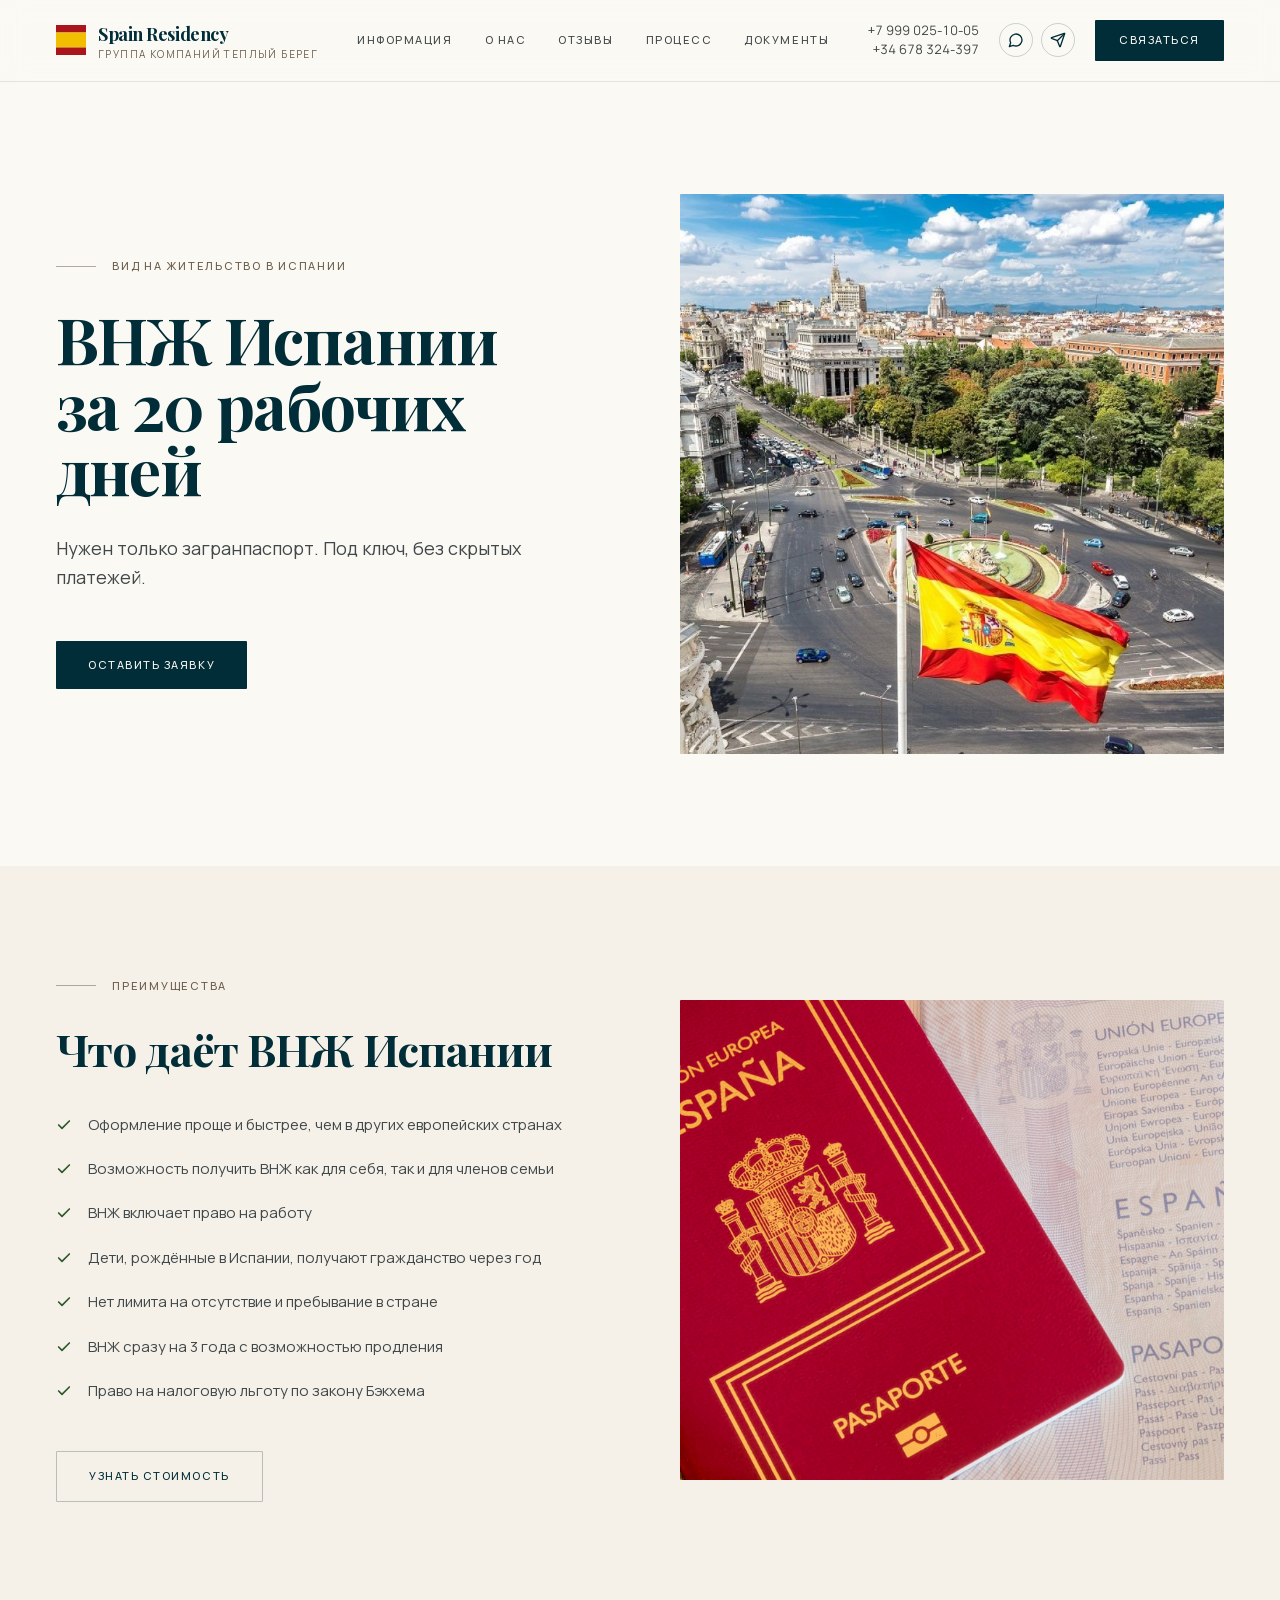
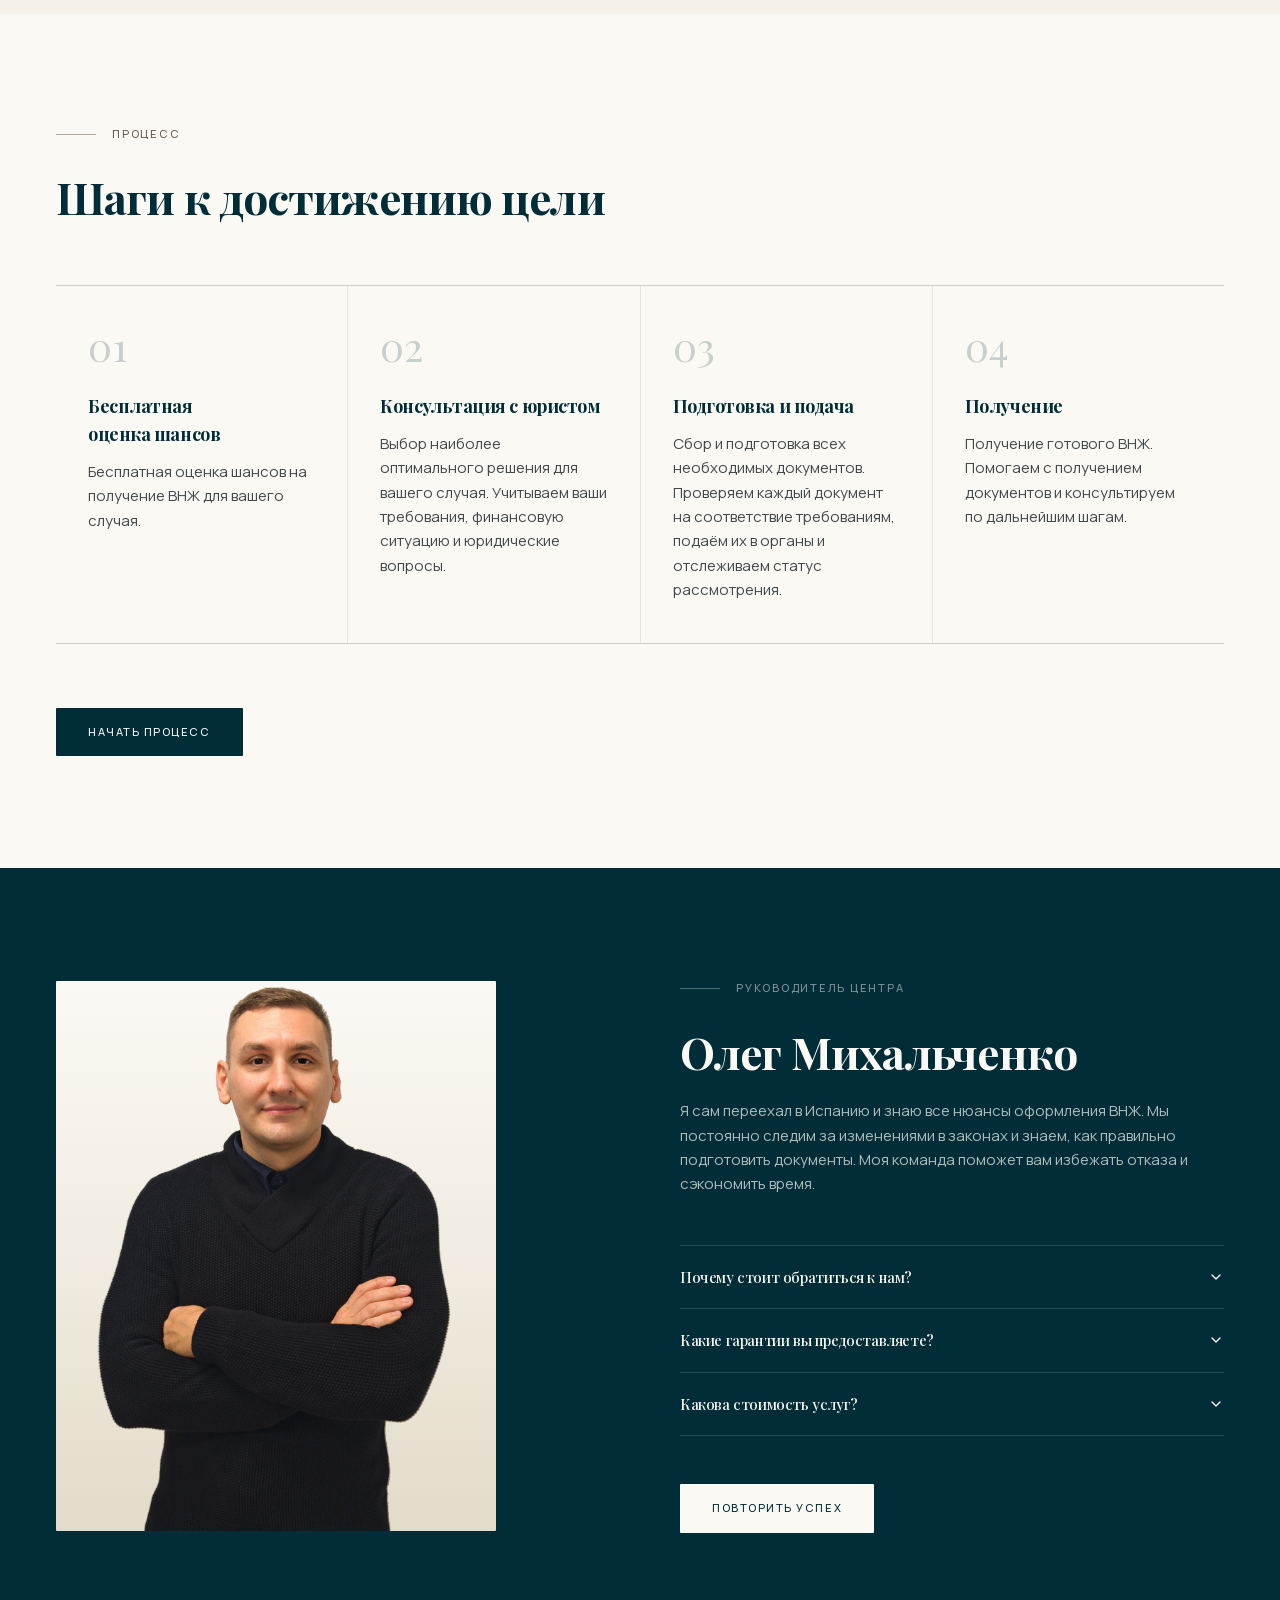
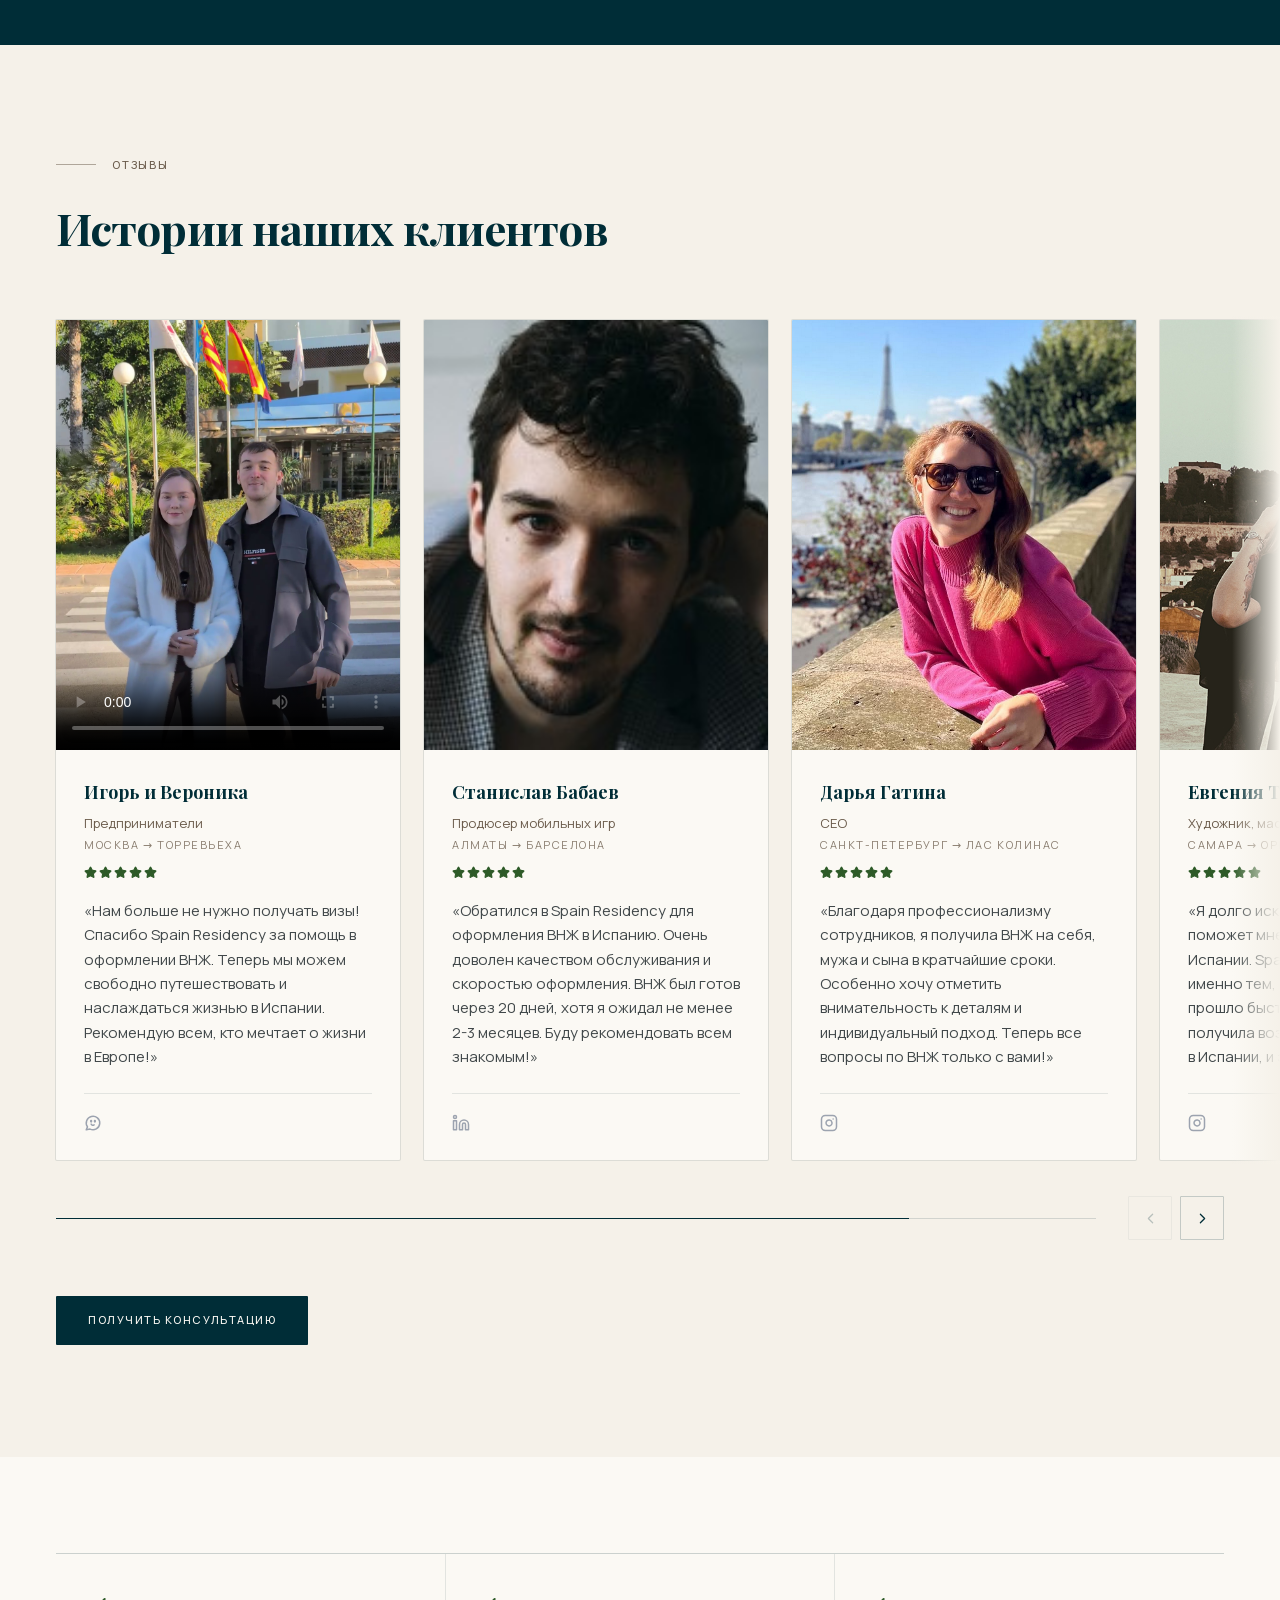
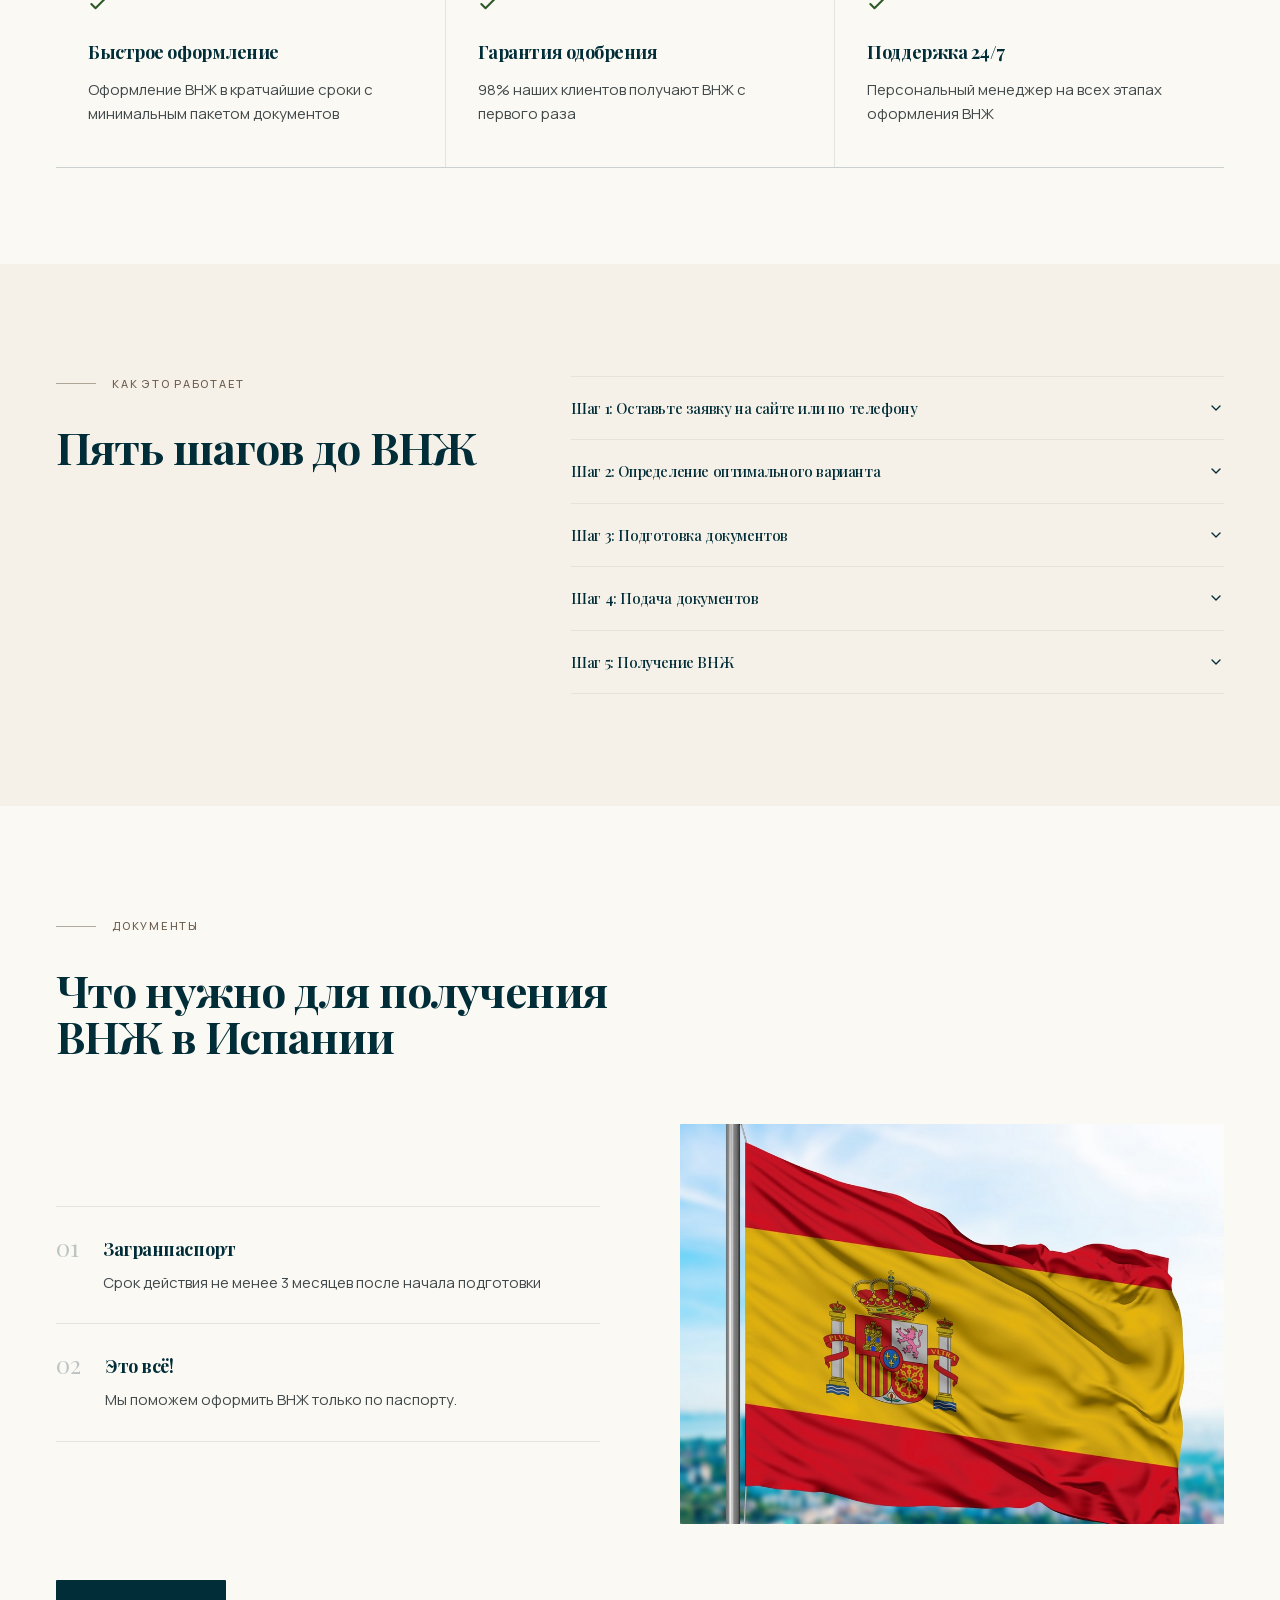
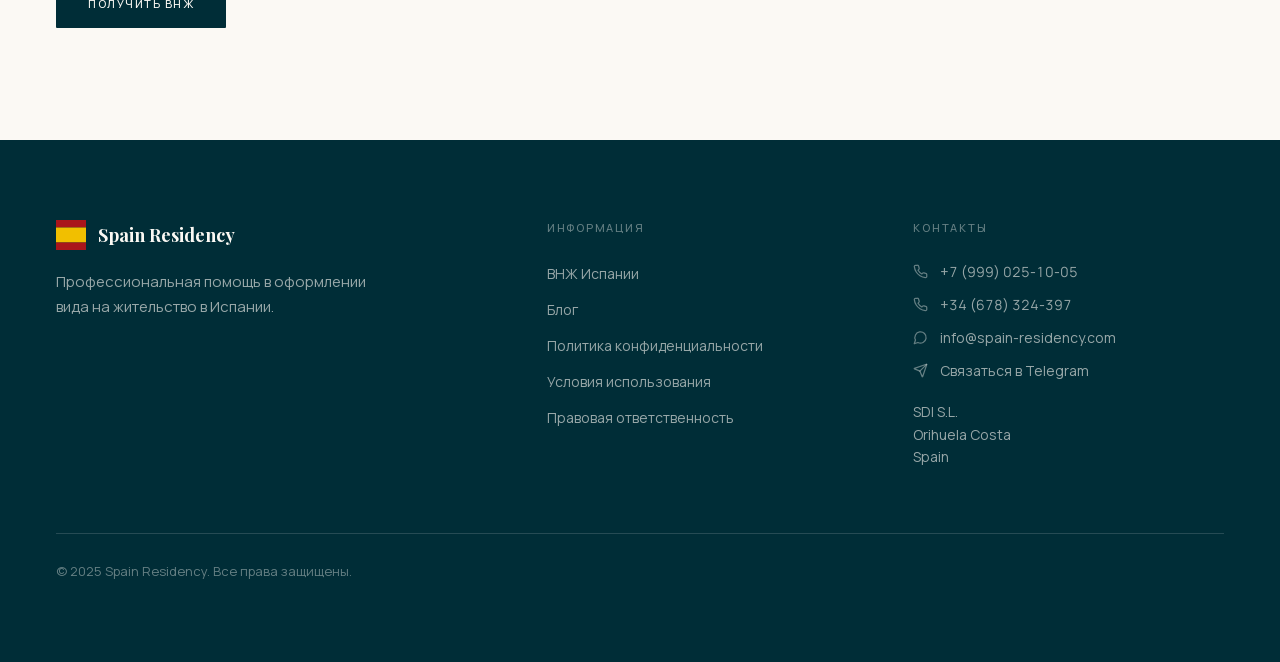
<file: index.html>
<!DOCTYPE html><html lang="ru"><head><meta charSet="utf-8"/><meta name="viewport" content="width=device-width, initial-scale=1"/><link rel="preload" href="/_next/static/media/2a65768255d6b625-s.p.14by5b4al-y~f.woff2" as="font" crossorigin="" type="font/woff2"/><link rel="preload" href="/_next/static/media/65c558afe41e89d6-s.p.113htgw8u-emy.woff2" as="font" crossorigin="" type="font/woff2"/><link rel="preload" href="/_next/static/media/a343f882a40d2cc9-s.p.0kho-wj7-y-w1.woff2" as="font" crossorigin="" type="font/woff2"/><link rel="preload" href="/_next/static/media/d3fe2f289711ac3f-s.p.0i6ci0u~g4zml.woff2" as="font" crossorigin="" type="font/woff2"/><link rel="preload" as="image" href="/images/banner.jpg"/><link rel="stylesheet" href="/_next/static/chunks/0-cjsiod3ctgw.css" data-precedence="next"/><link rel="preload" as="script" fetchPriority="low" href="/_next/static/chunks/10uamwx-eibzk.js"/><script src="/_next/static/chunks/0x55qblhjhuf9.js" async=""></script><script src="/_next/static/chunks/0gkc92rez926_.js" async=""></script><script src="/_next/static/chunks/0k3g3vk-vcpit.js" async=""></script><script src="/_next/static/chunks/13ydbzavw.t5l.js" async=""></script><script src="/_next/static/chunks/turbopack-05rvbj143hno1.js" async=""></script><script src="/_next/static/chunks/1322s96iy7ay7.js" async=""></script><script src="/_next/static/chunks/0yfxm24y-daty.js" async=""></script><script src="/_next/static/chunks/0ap~a_axd-snj.js" async=""></script><script src="/_next/static/chunks/11.fkcwvd17q3.js" async=""></script><script src="/_next/static/chunks/0_sw.5ubym~wn.js" async=""></script><script src="/_next/static/chunks/0-i0j13fz~l_l.js" async=""></script><meta name="next-size-adjust" content=""/><title>ВНЖ Испании: оформление под ключ. Профессиональная компания</title><meta name="description" content="Получить вид на жительство в Испании за 20 рабочих дней: цифровой кочевник и др. Бесплатная консультация от экспертов. Для россиян, граждан Казахстана и СНГ"/><meta name="author" content="SDI S.L."/><meta name="keywords" content="ВНЖ Испании,вид на жительство Испания,резиденция Испания,ВНЖ Испании паспорт,оформить ВНЖ Испания,ВНЖ Испании россиянам,ВНЖ Испании казахстанцам,SDI SL,испанское резидентство,TIE Испания"/><meta name="robots" content="index, follow"/><meta name="googlebot" content="index, follow, max-image-preview:large, max-snippet:-1"/><meta name="telegram:channel" content="@OlegMikhalchenko"/><link rel="canonical" href="https://spain-residency.com/"/><meta property="og:title" content="ВНЖ Испании: оформление под ключ. Профессиональная компания"/><meta property="og:description" content="Получить вид на жительство в Испании за 20 рабочих дней: цифровой кочевник и др. Бесплатная консультация от экспертов. Для россиян, граждан Казахстана и СНГ"/><meta property="og:url" content="https://spain-residency.com/"/><meta property="og:site_name" content="ВНЖ Испании — SDI S.L."/><meta property="og:locale" content="ru_RU"/><meta property="og:image" content="https://spain-residency.com/images/og-image.jpg"/><meta property="og:image:secure_url" content="https://spain-residency.com/images/og-image.jpg"/><meta property="og:image:type" content="image/jpeg"/><meta property="og:image:width" content="1200"/><meta property="og:image:height" content="630"/><meta property="og:image:alt" content="ВНЖ Испании за 20 рабочих дней"/><meta property="og:locale:alternate" content="kk_KZ"/><meta property="og:locale:alternate" content="en_US"/><meta property="og:type" content="website"/><meta name="twitter:card" content="summary_large_image"/><meta name="twitter:title" content="ВНЖ Испании: оформление под ключ. Профессиональная компания"/><meta name="twitter:description" content="Получить вид на жительство в Испании за 20 рабочих дней: цифровой кочевник и др. Бесплатная консультация от экспертов. Для россиян, граждан Казахстана и СНГ"/><meta name="twitter:image" content="https://spain-residency.com/images/og-image.jpg"/><link rel="icon" href="/favicon.svg" type="image/svg+xml"/><script src="/_next/static/chunks/03~yq9q893hmn.js" noModule=""></script></head><body class="manrope_7f7f2741-module__GzzlXW__variable playfair_display_8ed949ef-module__Rckp8a__variable font-sans"><div hidden=""><!--$--><!--/$--></div><!--$?--><template id="B:0"></template><!--/$--><!--$!--><template data-dgst="BAILOUT_TO_CLIENT_SIDE_RENDERING"></template><!--/$--><!--$!--><template data-dgst="BAILOUT_TO_CLIENT_SIDE_RENDERING"></template><!--/$--><div class="min-h-screen bg-brand-cream"><header class="sticky top-0 z-40 border-b border-brand-ink/10 bg-brand-cream/85 backdrop-blur-md"><div class="container-editorial flex items-center justify-between gap-6 py-5"><a class="flex min-w-0 items-center gap-3" href="/"><img alt="" loading="lazy" width="30" height="30" decoding="async" data-nimg="1" class="shrink-0 object-contain" style="color:transparent" src="/favicon.svg"/><span class="hidden min-w-0 leading-tight sm:block"><span class="block truncate font-display text-lg font-bold tracking-tight text-brand-ink">Spain Residency</span><span class="block truncate text-[10px] uppercase tracking-[0.14em] text-brand-taupe lg:hidden xl:block">группа компаний Теплый Берег</span></span></a><nav class="hidden items-center gap-8 lg:flex"><a href="#services" class="text-[11px] font-medium uppercase tracking-[0.14em] text-brand-slate transition-colors hover:text-brand-ink">Информация</a><a href="#about" class="text-[11px] font-medium uppercase tracking-[0.14em] text-brand-slate transition-colors hover:text-brand-ink">О нас</a><a href="#testimonials" class="text-[11px] font-medium uppercase tracking-[0.14em] text-brand-slate transition-colors hover:text-brand-ink">Отзывы</a><a href="#process" class="text-[11px] font-medium uppercase tracking-[0.14em] text-brand-slate transition-colors hover:text-brand-ink">Процесс</a><a href="#documents" class="text-[11px] font-medium uppercase tracking-[0.14em] text-brand-slate transition-colors hover:text-brand-ink">Документы</a></nav><div class="flex flex-none items-center gap-5"><div class="hidden text-right xl:block"><a href="https://wa.me/79990251005" target="_blank" rel="noopener noreferrer" class="block text-[13px] tabular-nums text-brand-slate transition-colors hover:text-brand-ink">+7 999 025-10-05</a><a href="https://wa.me/34678324397" target="_blank" rel="noopener noreferrer" class="block text-[13px] tabular-nums text-brand-slate transition-colors hover:text-brand-ink">+34 678 324-397</a></div><div class="flex items-center gap-2"><a href="https://wa.me/34678324397" target="_blank" rel="noopener noreferrer" aria-label="Написать в WhatsApp" class="rounded-full border border-brand-ink/20 p-2 text-brand-ink transition-colors hover:border-brand-ink hover:bg-brand-ink hover:text-brand-cream"><svg xmlns="http://www.w3.org/2000/svg" width="16" height="16" viewBox="0 0 24 24" fill="none" stroke="currentColor" stroke-width="2" stroke-linecap="round" stroke-linejoin="round" class="lucide lucide-message-circle"><path d="M7.9 20A9 9 0 1 0 4 16.1L2 22Z"></path></svg></a><a target="_blank" rel="noopener noreferrer" aria-label="Написать в Telegram" class="rounded-full border border-brand-ink/20 p-2 text-brand-ink transition-colors hover:border-brand-ink hover:bg-brand-ink hover:text-brand-cream" href="https://t.me/OlegMikhalchenko"><svg xmlns="http://www.w3.org/2000/svg" width="16" height="16" viewBox="0 0 24 24" fill="none" stroke="currentColor" stroke-width="2" stroke-linecap="round" stroke-linejoin="round" class="lucide lucide-send"><path d="M14.536 21.686a.5.5 0 0 0 .937-.024l6.5-19a.496.496 0 0 0-.635-.635l-19 6.5a.5.5 0 0 0-.024.937l7.93 3.18a2 2 0 0 1 1.112 1.11z"></path><path d="m21.854 2.147-10.94 10.939"></path></svg></a></div><button class="btn-primary hidden px-6 py-3 md:inline-flex">Связаться</button></div></div></header><section class="container-editorial grid items-center gap-12 py-20 md:grid-cols-2 md:py-28 lg:gap-20"><div class="animate-fade-up"><p class="eyebrow mb-8">Вид на жительство в Испании</p><h1 class="mb-8 text-display-sm md:text-display-md lg:text-display-lg">ВНЖ Испании<br/>за 20 рабочих дней</h1><p class="mb-12 max-w-measure text-lg leading-relaxed text-brand-slate">Нужен только загранпаспорт. Под ключ, без скрытых платежей.</p><button class="btn-primary">Оставить заявку</button></div><div class="relative h-[380px] overflow-hidden rounded-sm md:h-[560px]"><img alt="Человек с рюкзаком" decoding="async" data-nimg="fill" class="object-cover" style="position:absolute;height:100%;width:100%;left:0;top:0;right:0;bottom:0;color:transparent" src="/images/banner.jpg"/></div></section><section class="bg-brand-sand" id="services"><div class="container-editorial grid items-center gap-12 py-20 md:grid-cols-2 md:py-28 lg:gap-20"><div><p class="eyebrow mb-8">Преимущества</p><h2 class="mb-10 text-display-sm md:text-[2.75rem] md:leading-[1.06]">Что даёт ВНЖ Испании</h2><ul class="space-y-5"><li class="flex items-start gap-4"><svg xmlns="http://www.w3.org/2000/svg" width="24" height="24" viewBox="0 0 24 24" fill="none" stroke="currentColor" stroke-width="2.5" stroke-linecap="round" stroke-linejoin="round" class="lucide lucide-check mt-1 h-4 w-4 flex-none text-brand-forest"><path d="M20 6 9 17l-5-5"></path></svg><span class="text-[15px] leading-relaxed text-brand-slate">Оформление проще и быстрее, чем в других европейских странах</span></li><li class="flex items-start gap-4"><svg xmlns="http://www.w3.org/2000/svg" width="24" height="24" viewBox="0 0 24 24" fill="none" stroke="currentColor" stroke-width="2.5" stroke-linecap="round" stroke-linejoin="round" class="lucide lucide-check mt-1 h-4 w-4 flex-none text-brand-forest"><path d="M20 6 9 17l-5-5"></path></svg><span class="text-[15px] leading-relaxed text-brand-slate">Возможность получить ВНЖ как для себя, так и для членов семьи</span></li><li class="flex items-start gap-4"><svg xmlns="http://www.w3.org/2000/svg" width="24" height="24" viewBox="0 0 24 24" fill="none" stroke="currentColor" stroke-width="2.5" stroke-linecap="round" stroke-linejoin="round" class="lucide lucide-check mt-1 h-4 w-4 flex-none text-brand-forest"><path d="M20 6 9 17l-5-5"></path></svg><span class="text-[15px] leading-relaxed text-brand-slate">ВНЖ включает право на работу</span></li><li class="flex items-start gap-4"><svg xmlns="http://www.w3.org/2000/svg" width="24" height="24" viewBox="0 0 24 24" fill="none" stroke="currentColor" stroke-width="2.5" stroke-linecap="round" stroke-linejoin="round" class="lucide lucide-check mt-1 h-4 w-4 flex-none text-brand-forest"><path d="M20 6 9 17l-5-5"></path></svg><span class="text-[15px] leading-relaxed text-brand-slate">Дети, рождённые в Испании, получают гражданство через год</span></li><li class="flex items-start gap-4"><svg xmlns="http://www.w3.org/2000/svg" width="24" height="24" viewBox="0 0 24 24" fill="none" stroke="currentColor" stroke-width="2.5" stroke-linecap="round" stroke-linejoin="round" class="lucide lucide-check mt-1 h-4 w-4 flex-none text-brand-forest"><path d="M20 6 9 17l-5-5"></path></svg><span class="text-[15px] leading-relaxed text-brand-slate">Нет лимита на отсутствие и пребывание в стране</span></li><li class="flex items-start gap-4"><svg xmlns="http://www.w3.org/2000/svg" width="24" height="24" viewBox="0 0 24 24" fill="none" stroke="currentColor" stroke-width="2.5" stroke-linecap="round" stroke-linejoin="round" class="lucide lucide-check mt-1 h-4 w-4 flex-none text-brand-forest"><path d="M20 6 9 17l-5-5"></path></svg><span class="text-[15px] leading-relaxed text-brand-slate">ВНЖ сразу на 3 года с возможностью продления</span></li><li class="flex items-start gap-4"><svg xmlns="http://www.w3.org/2000/svg" width="24" height="24" viewBox="0 0 24 24" fill="none" stroke="currentColor" stroke-width="2.5" stroke-linecap="round" stroke-linejoin="round" class="lucide lucide-check mt-1 h-4 w-4 flex-none text-brand-forest"><path d="M20 6 9 17l-5-5"></path></svg><span class="text-[15px] leading-relaxed text-brand-slate">Право на налоговую льготу по закону Бэкхема</span></li></ul><button class="btn-outline mt-12">Узнать стоимость</button></div><div class="relative h-[320px] overflow-hidden rounded-sm md:h-[480px]"><img alt="Паспорт" loading="lazy" decoding="async" data-nimg="fill" class="object-cover" style="position:absolute;height:100%;width:100%;left:0;top:0;right:0;bottom:0;color:transparent" src="/images/passport.jpg"/></div></div></section><section class="container-editorial py-20 md:py-28"><p class="eyebrow mb-8">Процесс</p><h2 class="mb-16 max-w-2xl text-display-sm md:text-[2.75rem] md:leading-[1.06]">Шаги к достижению цели</h2><div class="grid gap-px overflow-hidden border-y border-brand-ink/10 bg-brand-ink/10 md:grid-cols-2 lg:grid-cols-4"><div class="bg-brand-cream px-2 py-10 md:px-8"><span class="font-display text-[2.5rem] leading-none text-brand-ink/20">01</span><h3 class="mb-3 mt-6 text-lg">Бесплатная оценка шансов</h3><p class="text-[15px] leading-relaxed text-brand-slate">Бесплатная оценка шансов на получение ВНЖ для вашего случая.</p></div><div class="bg-brand-cream px-2 py-10 md:px-8"><span class="font-display text-[2.5rem] leading-none text-brand-ink/20">02</span><h3 class="mb-3 mt-6 text-lg">Консультация с юристом</h3><p class="text-[15px] leading-relaxed text-brand-slate">Выбор наиболее оптимального решения для вашего случая. Учитываем ваши требования, финансовую ситуацию и юридические вопросы.</p></div><div class="bg-brand-cream px-2 py-10 md:px-8"><span class="font-display text-[2.5rem] leading-none text-brand-ink/20">03</span><h3 class="mb-3 mt-6 text-lg">Подготовка и подача</h3><p class="text-[15px] leading-relaxed text-brand-slate">Сбор и подготовка всех необходимых документов. Проверяем каждый документ на соответствие требованиям, подаём их в органы и отслеживаем статус рассмотрения.</p></div><div class="bg-brand-cream px-2 py-10 md:px-8"><span class="font-display text-[2.5rem] leading-none text-brand-ink/20">04</span><h3 class="mb-3 mt-6 text-lg">Получение</h3><p class="text-[15px] leading-relaxed text-brand-slate">Получение готового ВНЖ. Помогаем с получением документов и консультируем по дальнейшим шагам.</p></div></div><button class="btn-primary mt-16">Начать процесс</button></section><section class="bg-brand-ink text-brand-cream" id="about"><div class="container-editorial grid items-center gap-14 py-20 md:grid-cols-2 md:py-28 lg:gap-20"><figure class="relative mx-auto w-full max-w-[440px] md:mx-0"><div class="relative aspect-[4/5] overflow-hidden rounded-sm bg-gradient-to-b from-[#FBF9F4] via-[#F1ECE1] to-[#E3DBC9]"><img alt="Олег Михальченко, руководитель центра Spain Residency" loading="lazy" decoding="async" data-nimg="fill" class="object-cover object-top" style="position:absolute;height:100%;width:100%;left:0;top:0;right:0;bottom:0;color:transparent" src="/people/oleg.png"/></div></figure><div><p class="eyebrow mb-8 text-brand-cream/50 before:bg-brand-cream/30">Руководитель центра</p><h2 class="mb-6 text-display-sm text-brand-cream md:text-[2.75rem] md:leading-[1.06]">Олег Михальченко</h2><p class="mb-12 max-w-measure text-[15px] leading-relaxed text-brand-cream/70">Я сам переехал в Испанию и знаю все нюансы оформления ВНЖ. Мы постоянно следим за изменениями в законах и знаем, как правильно подготовить документы. Моя команда поможет вам избежать отказа и сэкономить время.</p><div class="border-t border-brand-cream/15" data-orientation="vertical"><div data-state="closed" data-orientation="vertical" class="border-b border-brand-cream/15"><h3 data-orientation="vertical" data-state="closed" class="flex"><button type="button" aria-controls="radix-_R_m9anpb_" aria-expanded="false" data-state="closed" data-orientation="vertical" id="radix-_R_69anpb_" class="flex flex-1 items-center justify-between transition-all [&amp;[data-state=open]&gt;svg]:rotate-180 py-5 text-left text-[15px] font-medium text-brand-cream hover:no-underline" data-radix-collection-item="">Почему стоит обратиться к нам?<svg xmlns="http://www.w3.org/2000/svg" width="24" height="24" viewBox="0 0 24 24" fill="none" stroke="currentColor" stroke-width="2" stroke-linecap="round" stroke-linejoin="round" class="lucide lucide-chevron-down h-4 w-4 shrink-0 transition-transform duration-200"><path d="m6 9 6 6 6-6"></path></svg></button></h3><div data-state="closed" id="radix-_R_m9anpb_" hidden="" role="region" aria-labelledby="radix-_R_69anpb_" data-orientation="vertical" class="overflow-hidden text-sm transition-all data-[state=closed]:animate-accordion-up data-[state=open]:animate-accordion-down" style="--radix-accordion-content-height:var(--radix-collapsible-content-height);--radix-accordion-content-width:var(--radix-collapsible-content-width)"></div></div><div data-state="closed" data-orientation="vertical" class="border-b border-brand-cream/15"><h3 data-orientation="vertical" data-state="closed" class="flex"><button type="button" aria-controls="radix-_R_q9anpb_" aria-expanded="false" data-state="closed" data-orientation="vertical" id="radix-_R_a9anpb_" class="flex flex-1 items-center justify-between transition-all [&amp;[data-state=open]&gt;svg]:rotate-180 py-5 text-left text-[15px] font-medium text-brand-cream hover:no-underline" data-radix-collection-item="">Какие гарантии вы предоставляете?<svg xmlns="http://www.w3.org/2000/svg" width="24" height="24" viewBox="0 0 24 24" fill="none" stroke="currentColor" stroke-width="2" stroke-linecap="round" stroke-linejoin="round" class="lucide lucide-chevron-down h-4 w-4 shrink-0 transition-transform duration-200"><path d="m6 9 6 6 6-6"></path></svg></button></h3><div data-state="closed" id="radix-_R_q9anpb_" hidden="" role="region" aria-labelledby="radix-_R_a9anpb_" data-orientation="vertical" class="overflow-hidden text-sm transition-all data-[state=closed]:animate-accordion-up data-[state=open]:animate-accordion-down" style="--radix-accordion-content-height:var(--radix-collapsible-content-height);--radix-accordion-content-width:var(--radix-collapsible-content-width)"></div></div><div data-state="closed" data-orientation="vertical" class="border-b border-brand-cream/15"><h3 data-orientation="vertical" data-state="closed" class="flex"><button type="button" aria-controls="radix-_R_u9anpb_" aria-expanded="false" data-state="closed" data-orientation="vertical" id="radix-_R_e9anpb_" class="flex flex-1 items-center justify-between transition-all [&amp;[data-state=open]&gt;svg]:rotate-180 py-5 text-left text-[15px] font-medium text-brand-cream hover:no-underline" data-radix-collection-item="">Какова стоимость услуг?<svg xmlns="http://www.w3.org/2000/svg" width="24" height="24" viewBox="0 0 24 24" fill="none" stroke="currentColor" stroke-width="2" stroke-linecap="round" stroke-linejoin="round" class="lucide lucide-chevron-down h-4 w-4 shrink-0 transition-transform duration-200"><path d="m6 9 6 6 6-6"></path></svg></button></h3><div data-state="closed" id="radix-_R_u9anpb_" hidden="" role="region" aria-labelledby="radix-_R_e9anpb_" data-orientation="vertical" class="overflow-hidden text-sm transition-all data-[state=closed]:animate-accordion-up data-[state=open]:animate-accordion-down" style="--radix-accordion-content-height:var(--radix-collapsible-content-height);--radix-accordion-content-width:var(--radix-collapsible-content-width)"></div></div></div><button class="btn-on-dark mt-12">Повторить успех</button></div></div></section><section class="bg-brand-sand" id="testimonials"><div class="container-editorial py-20 md:py-28"><p class="eyebrow mb-8">Отзывы</p><h2 class="mb-16 max-w-2xl text-display-sm md:text-[2.75rem] md:leading-[1.06]">Истории наших клиентов</h2><div><div class="relative -mx-6 md:-mx-10 lg:-mx-14"><div tabindex="0" role="region" aria-label="Истории клиентов" class="no-scrollbar flex snap-x snap-mandatory gap-6 overflow-x-auto overscroll-x-contain scroll-px-6 px-6 py-1 focus-visible:outline-none focus-visible:ring-2 focus-visible:ring-brand-ink/40 md:scroll-px-10 md:px-10 lg:scroll-px-14 lg:px-14"><article class="flex w-[280px] shrink-0 flex-col rounded-sm bg-brand-cream ring-1 ring-brand-ink/10 sm:w-[320px] lg:w-[344px] snap-start"><div class="relative aspect-[4/5] w-full overflow-hidden rounded-t-sm bg-brand-ink/5"><video src="/people/igor.mp4" controls="" playsInline="" preload="metadata" poster="/people/igor.png" class="h-full w-full object-cover object-top"></video></div><div class="flex flex-1 flex-col p-7"><p class="font-display text-lg font-bold text-brand-ink">Игорь и Вероника</p><p class="mt-2 text-[13px] text-brand-taupe">Предприниматели</p><p class="mt-1 text-[11px] uppercase tracking-[0.14em] text-brand-taupe/80">Москва<!-- --> → <!-- -->Торревьеха</p><div class="mt-3 flex gap-0.5" aria-label="Оценка 5 из 5"><svg xmlns="http://www.w3.org/2000/svg" width="13" height="13" viewBox="0 0 24 24" fill="none" stroke="currentColor" stroke-width="2" stroke-linecap="round" stroke-linejoin="round" class="lucide lucide-star fill-brand-forest text-brand-forest" aria-hidden="true"><path d="M11.525 2.295a.53.53 0 0 1 .95 0l2.31 4.679a2.123 2.123 0 0 0 1.595 1.16l5.166.756a.53.53 0 0 1 .294.904l-3.736 3.638a2.123 2.123 0 0 0-.611 1.878l.882 5.14a.53.53 0 0 1-.771.56l-4.618-2.428a2.122 2.122 0 0 0-1.973 0L6.396 21.01a.53.53 0 0 1-.77-.56l.881-5.139a2.122 2.122 0 0 0-.611-1.879L2.16 9.795a.53.53 0 0 1 .294-.906l5.165-.755a2.122 2.122 0 0 0 1.597-1.16z"></path></svg><svg xmlns="http://www.w3.org/2000/svg" width="13" height="13" viewBox="0 0 24 24" fill="none" stroke="currentColor" stroke-width="2" stroke-linecap="round" stroke-linejoin="round" class="lucide lucide-star fill-brand-forest text-brand-forest" aria-hidden="true"><path d="M11.525 2.295a.53.53 0 0 1 .95 0l2.31 4.679a2.123 2.123 0 0 0 1.595 1.16l5.166.756a.53.53 0 0 1 .294.904l-3.736 3.638a2.123 2.123 0 0 0-.611 1.878l.882 5.14a.53.53 0 0 1-.771.56l-4.618-2.428a2.122 2.122 0 0 0-1.973 0L6.396 21.01a.53.53 0 0 1-.77-.56l.881-5.139a2.122 2.122 0 0 0-.611-1.879L2.16 9.795a.53.53 0 0 1 .294-.906l5.165-.755a2.122 2.122 0 0 0 1.597-1.16z"></path></svg><svg xmlns="http://www.w3.org/2000/svg" width="13" height="13" viewBox="0 0 24 24" fill="none" stroke="currentColor" stroke-width="2" stroke-linecap="round" stroke-linejoin="round" class="lucide lucide-star fill-brand-forest text-brand-forest" aria-hidden="true"><path d="M11.525 2.295a.53.53 0 0 1 .95 0l2.31 4.679a2.123 2.123 0 0 0 1.595 1.16l5.166.756a.53.53 0 0 1 .294.904l-3.736 3.638a2.123 2.123 0 0 0-.611 1.878l.882 5.14a.53.53 0 0 1-.771.56l-4.618-2.428a2.122 2.122 0 0 0-1.973 0L6.396 21.01a.53.53 0 0 1-.77-.56l.881-5.139a2.122 2.122 0 0 0-.611-1.879L2.16 9.795a.53.53 0 0 1 .294-.906l5.165-.755a2.122 2.122 0 0 0 1.597-1.16z"></path></svg><svg xmlns="http://www.w3.org/2000/svg" width="13" height="13" viewBox="0 0 24 24" fill="none" stroke="currentColor" stroke-width="2" stroke-linecap="round" stroke-linejoin="round" class="lucide lucide-star fill-brand-forest text-brand-forest" aria-hidden="true"><path d="M11.525 2.295a.53.53 0 0 1 .95 0l2.31 4.679a2.123 2.123 0 0 0 1.595 1.16l5.166.756a.53.53 0 0 1 .294.904l-3.736 3.638a2.123 2.123 0 0 0-.611 1.878l.882 5.14a.53.53 0 0 1-.771.56l-4.618-2.428a2.122 2.122 0 0 0-1.973 0L6.396 21.01a.53.53 0 0 1-.77-.56l.881-5.139a2.122 2.122 0 0 0-.611-1.879L2.16 9.795a.53.53 0 0 1 .294-.906l5.165-.755a2.122 2.122 0 0 0 1.597-1.16z"></path></svg><svg xmlns="http://www.w3.org/2000/svg" width="13" height="13" viewBox="0 0 24 24" fill="none" stroke="currentColor" stroke-width="2" stroke-linecap="round" stroke-linejoin="round" class="lucide lucide-star fill-brand-forest text-brand-forest" aria-hidden="true"><path d="M11.525 2.295a.53.53 0 0 1 .95 0l2.31 4.679a2.123 2.123 0 0 0 1.595 1.16l5.166.756a.53.53 0 0 1 .294.904l-3.736 3.638a2.123 2.123 0 0 0-.611 1.878l.882 5.14a.53.53 0 0 1-.771.56l-4.618-2.428a2.122 2.122 0 0 0-1.973 0L6.396 21.01a.53.53 0 0 1-.77-.56l.881-5.139a2.122 2.122 0 0 0-.611-1.879L2.16 9.795a.53.53 0 0 1 .294-.906l5.165-.755a2.122 2.122 0 0 0 1.597-1.16z"></path></svg></div><p class="mt-5 flex-1 text-[15px] leading-relaxed text-brand-slate">«<!-- -->Нам больше не нужно получать визы! Спасибо Spain Residency за помощь в оформлении ВНЖ. Теперь мы можем свободно путешествовать и наслаждаться жизнью в Испании. Рекомендую всем, кто мечтает о жизни в Европе!<!-- -->»</p><div class="mt-6 flex items-center justify-between border-t border-brand-ink/10 pt-5"><a class="inline-flex items-center justify-center " target="_blank" href="https://www.instagram.com/msnikcha/"><svg xmlns="http://www.w3.org/2000/svg" width="18" height="18" viewBox="0 0 24 24" fill="none" stroke="currentColor" stroke-width="2" stroke-linecap="round" stroke-linejoin="round" class="text-gray-400 hover:text-green-500 transition-colors"><path d="M3 21l1.65-3.8a9 9 0 1 1 3.4 2.9L3 21"></path><path d="M9 10a.5.5 0 0 0 1 0V9a.5.5 0 0 0-1 0v1Z"></path><path d="M14 10a.5.5 0 0 0 1 0V9a.5.5 0 0 0-1 0v1Z"></path><path d="M9.5 13.5c.5 1.5 2.5 2 4 1"></path></svg></a></div></div></article><article class="flex w-[280px] shrink-0 flex-col rounded-sm bg-brand-cream ring-1 ring-brand-ink/10 sm:w-[320px] lg:w-[344px] snap-start"><div class="relative aspect-[4/5] w-full overflow-hidden rounded-t-sm bg-brand-ink/5"><img alt="Станислав Бабаев" loading="lazy" decoding="async" data-nimg="fill" class="object-cover" style="position:absolute;height:100%;width:100%;left:0;top:0;right:0;bottom:0;color:transparent" src="/people/stanislav.jpg"/></div><div class="flex flex-1 flex-col p-7"><p class="font-display text-lg font-bold text-brand-ink">Станислав Бабаев</p><p class="mt-2 text-[13px] text-brand-taupe">Продюсер мобильных игр</p><p class="mt-1 text-[11px] uppercase tracking-[0.14em] text-brand-taupe/80">Алматы<!-- --> → <!-- -->Барселона</p><div class="mt-3 flex gap-0.5" aria-label="Оценка 5 из 5"><svg xmlns="http://www.w3.org/2000/svg" width="13" height="13" viewBox="0 0 24 24" fill="none" stroke="currentColor" stroke-width="2" stroke-linecap="round" stroke-linejoin="round" class="lucide lucide-star fill-brand-forest text-brand-forest" aria-hidden="true"><path d="M11.525 2.295a.53.53 0 0 1 .95 0l2.31 4.679a2.123 2.123 0 0 0 1.595 1.16l5.166.756a.53.53 0 0 1 .294.904l-3.736 3.638a2.123 2.123 0 0 0-.611 1.878l.882 5.14a.53.53 0 0 1-.771.56l-4.618-2.428a2.122 2.122 0 0 0-1.973 0L6.396 21.01a.53.53 0 0 1-.77-.56l.881-5.139a2.122 2.122 0 0 0-.611-1.879L2.16 9.795a.53.53 0 0 1 .294-.906l5.165-.755a2.122 2.122 0 0 0 1.597-1.16z"></path></svg><svg xmlns="http://www.w3.org/2000/svg" width="13" height="13" viewBox="0 0 24 24" fill="none" stroke="currentColor" stroke-width="2" stroke-linecap="round" stroke-linejoin="round" class="lucide lucide-star fill-brand-forest text-brand-forest" aria-hidden="true"><path d="M11.525 2.295a.53.53 0 0 1 .95 0l2.31 4.679a2.123 2.123 0 0 0 1.595 1.16l5.166.756a.53.53 0 0 1 .294.904l-3.736 3.638a2.123 2.123 0 0 0-.611 1.878l.882 5.14a.53.53 0 0 1-.771.56l-4.618-2.428a2.122 2.122 0 0 0-1.973 0L6.396 21.01a.53.53 0 0 1-.77-.56l.881-5.139a2.122 2.122 0 0 0-.611-1.879L2.16 9.795a.53.53 0 0 1 .294-.906l5.165-.755a2.122 2.122 0 0 0 1.597-1.16z"></path></svg><svg xmlns="http://www.w3.org/2000/svg" width="13" height="13" viewBox="0 0 24 24" fill="none" stroke="currentColor" stroke-width="2" stroke-linecap="round" stroke-linejoin="round" class="lucide lucide-star fill-brand-forest text-brand-forest" aria-hidden="true"><path d="M11.525 2.295a.53.53 0 0 1 .95 0l2.31 4.679a2.123 2.123 0 0 0 1.595 1.16l5.166.756a.53.53 0 0 1 .294.904l-3.736 3.638a2.123 2.123 0 0 0-.611 1.878l.882 5.14a.53.53 0 0 1-.771.56l-4.618-2.428a2.122 2.122 0 0 0-1.973 0L6.396 21.01a.53.53 0 0 1-.77-.56l.881-5.139a2.122 2.122 0 0 0-.611-1.879L2.16 9.795a.53.53 0 0 1 .294-.906l5.165-.755a2.122 2.122 0 0 0 1.597-1.16z"></path></svg><svg xmlns="http://www.w3.org/2000/svg" width="13" height="13" viewBox="0 0 24 24" fill="none" stroke="currentColor" stroke-width="2" stroke-linecap="round" stroke-linejoin="round" class="lucide lucide-star fill-brand-forest text-brand-forest" aria-hidden="true"><path d="M11.525 2.295a.53.53 0 0 1 .95 0l2.31 4.679a2.123 2.123 0 0 0 1.595 1.16l5.166.756a.53.53 0 0 1 .294.904l-3.736 3.638a2.123 2.123 0 0 0-.611 1.878l.882 5.14a.53.53 0 0 1-.771.56l-4.618-2.428a2.122 2.122 0 0 0-1.973 0L6.396 21.01a.53.53 0 0 1-.77-.56l.881-5.139a2.122 2.122 0 0 0-.611-1.879L2.16 9.795a.53.53 0 0 1 .294-.906l5.165-.755a2.122 2.122 0 0 0 1.597-1.16z"></path></svg><svg xmlns="http://www.w3.org/2000/svg" width="13" height="13" viewBox="0 0 24 24" fill="none" stroke="currentColor" stroke-width="2" stroke-linecap="round" stroke-linejoin="round" class="lucide lucide-star fill-brand-forest text-brand-forest" aria-hidden="true"><path d="M11.525 2.295a.53.53 0 0 1 .95 0l2.31 4.679a2.123 2.123 0 0 0 1.595 1.16l5.166.756a.53.53 0 0 1 .294.904l-3.736 3.638a2.123 2.123 0 0 0-.611 1.878l.882 5.14a.53.53 0 0 1-.771.56l-4.618-2.428a2.122 2.122 0 0 0-1.973 0L6.396 21.01a.53.53 0 0 1-.77-.56l.881-5.139a2.122 2.122 0 0 0-.611-1.879L2.16 9.795a.53.53 0 0 1 .294-.906l5.165-.755a2.122 2.122 0 0 0 1.597-1.16z"></path></svg></div><p class="mt-5 flex-1 text-[15px] leading-relaxed text-brand-slate">«<!-- -->Обратился в Spain Residency для оформления ВНЖ в Испанию. Очень доволен качеством обслуживания и скоростью оформления. ВНЖ был готов через 20 дней, хотя я ожидал не менее 2-3 месяцев. Буду рекомендовать всем знакомым!<!-- -->»</p><div class="mt-6 flex items-center justify-between border-t border-brand-ink/10 pt-5"><a class="inline-flex items-center justify-center " target="_blank" href="https://www.linkedin.com/in/%D1%81%D1%82%D0%B0%D0%BD%D0%B8%D1%81%D0%BB%D0%B0%D0%B2-%D0%B1%D0%B0%D0%B1%D0%B0%D0%B5%D0%B2-840078142/"><svg xmlns="http://www.w3.org/2000/svg" width="18" height="18" viewBox="0 0 24 24" fill="none" stroke="currentColor" stroke-width="2" stroke-linecap="round" stroke-linejoin="round" class="lucide lucide-linkedin text-gray-400 hover:text-blue-600 transition-colors"><path d="M16 8a6 6 0 0 1 6 6v7h-4v-7a2 2 0 0 0-2-2 2 2 0 0 0-2 2v7h-4v-7a6 6 0 0 1 6-6z"></path><rect width="4" height="12" x="2" y="9"></rect><circle cx="4" cy="4" r="2"></circle></svg></a></div></div></article><article class="flex w-[280px] shrink-0 flex-col rounded-sm bg-brand-cream ring-1 ring-brand-ink/10 sm:w-[320px] lg:w-[344px] snap-start"><div class="relative aspect-[4/5] w-full overflow-hidden rounded-t-sm bg-brand-ink/5"><img alt="Дарья Гатина" loading="lazy" decoding="async" data-nimg="fill" class="object-cover" style="position:absolute;height:100%;width:100%;left:0;top:0;right:0;bottom:0;color:transparent" src="/people/daria.png"/></div><div class="flex flex-1 flex-col p-7"><p class="font-display text-lg font-bold text-brand-ink">Дарья Гатина</p><p class="mt-2 text-[13px] text-brand-taupe">CEO</p><p class="mt-1 text-[11px] uppercase tracking-[0.14em] text-brand-taupe/80">Санкт-Петербург<!-- --> → <!-- -->Лас Колинас</p><div class="mt-3 flex gap-0.5" aria-label="Оценка 5 из 5"><svg xmlns="http://www.w3.org/2000/svg" width="13" height="13" viewBox="0 0 24 24" fill="none" stroke="currentColor" stroke-width="2" stroke-linecap="round" stroke-linejoin="round" class="lucide lucide-star fill-brand-forest text-brand-forest" aria-hidden="true"><path d="M11.525 2.295a.53.53 0 0 1 .95 0l2.31 4.679a2.123 2.123 0 0 0 1.595 1.16l5.166.756a.53.53 0 0 1 .294.904l-3.736 3.638a2.123 2.123 0 0 0-.611 1.878l.882 5.14a.53.53 0 0 1-.771.56l-4.618-2.428a2.122 2.122 0 0 0-1.973 0L6.396 21.01a.53.53 0 0 1-.77-.56l.881-5.139a2.122 2.122 0 0 0-.611-1.879L2.16 9.795a.53.53 0 0 1 .294-.906l5.165-.755a2.122 2.122 0 0 0 1.597-1.16z"></path></svg><svg xmlns="http://www.w3.org/2000/svg" width="13" height="13" viewBox="0 0 24 24" fill="none" stroke="currentColor" stroke-width="2" stroke-linecap="round" stroke-linejoin="round" class="lucide lucide-star fill-brand-forest text-brand-forest" aria-hidden="true"><path d="M11.525 2.295a.53.53 0 0 1 .95 0l2.31 4.679a2.123 2.123 0 0 0 1.595 1.16l5.166.756a.53.53 0 0 1 .294.904l-3.736 3.638a2.123 2.123 0 0 0-.611 1.878l.882 5.14a.53.53 0 0 1-.771.56l-4.618-2.428a2.122 2.122 0 0 0-1.973 0L6.396 21.01a.53.53 0 0 1-.77-.56l.881-5.139a2.122 2.122 0 0 0-.611-1.879L2.16 9.795a.53.53 0 0 1 .294-.906l5.165-.755a2.122 2.122 0 0 0 1.597-1.16z"></path></svg><svg xmlns="http://www.w3.org/2000/svg" width="13" height="13" viewBox="0 0 24 24" fill="none" stroke="currentColor" stroke-width="2" stroke-linecap="round" stroke-linejoin="round" class="lucide lucide-star fill-brand-forest text-brand-forest" aria-hidden="true"><path d="M11.525 2.295a.53.53 0 0 1 .95 0l2.31 4.679a2.123 2.123 0 0 0 1.595 1.16l5.166.756a.53.53 0 0 1 .294.904l-3.736 3.638a2.123 2.123 0 0 0-.611 1.878l.882 5.14a.53.53 0 0 1-.771.56l-4.618-2.428a2.122 2.122 0 0 0-1.973 0L6.396 21.01a.53.53 0 0 1-.77-.56l.881-5.139a2.122 2.122 0 0 0-.611-1.879L2.16 9.795a.53.53 0 0 1 .294-.906l5.165-.755a2.122 2.122 0 0 0 1.597-1.16z"></path></svg><svg xmlns="http://www.w3.org/2000/svg" width="13" height="13" viewBox="0 0 24 24" fill="none" stroke="currentColor" stroke-width="2" stroke-linecap="round" stroke-linejoin="round" class="lucide lucide-star fill-brand-forest text-brand-forest" aria-hidden="true"><path d="M11.525 2.295a.53.53 0 0 1 .95 0l2.31 4.679a2.123 2.123 0 0 0 1.595 1.16l5.166.756a.53.53 0 0 1 .294.904l-3.736 3.638a2.123 2.123 0 0 0-.611 1.878l.882 5.14a.53.53 0 0 1-.771.56l-4.618-2.428a2.122 2.122 0 0 0-1.973 0L6.396 21.01a.53.53 0 0 1-.77-.56l.881-5.139a2.122 2.122 0 0 0-.611-1.879L2.16 9.795a.53.53 0 0 1 .294-.906l5.165-.755a2.122 2.122 0 0 0 1.597-1.16z"></path></svg><svg xmlns="http://www.w3.org/2000/svg" width="13" height="13" viewBox="0 0 24 24" fill="none" stroke="currentColor" stroke-width="2" stroke-linecap="round" stroke-linejoin="round" class="lucide lucide-star fill-brand-forest text-brand-forest" aria-hidden="true"><path d="M11.525 2.295a.53.53 0 0 1 .95 0l2.31 4.679a2.123 2.123 0 0 0 1.595 1.16l5.166.756a.53.53 0 0 1 .294.904l-3.736 3.638a2.123 2.123 0 0 0-.611 1.878l.882 5.14a.53.53 0 0 1-.771.56l-4.618-2.428a2.122 2.122 0 0 0-1.973 0L6.396 21.01a.53.53 0 0 1-.77-.56l.881-5.139a2.122 2.122 0 0 0-.611-1.879L2.16 9.795a.53.53 0 0 1 .294-.906l5.165-.755a2.122 2.122 0 0 0 1.597-1.16z"></path></svg></div><p class="mt-5 flex-1 text-[15px] leading-relaxed text-brand-slate">«<!-- -->Благодаря профессионализму сотрудников, я получила ВНЖ на себя, мужа и сына в кратчайшие сроки. Особенно хочу отметить внимательность к деталям и индивидуальный подход. Теперь все вопросы по ВНЖ только с вами!<!-- -->»</p><div class="mt-6 flex items-center justify-between border-t border-brand-ink/10 pt-5"><a class="inline-flex items-center justify-center " target="_blank" href="https://www.instagram.com/dariagatina"><svg xmlns="http://www.w3.org/2000/svg" width="18" height="18" viewBox="0 0 24 24" fill="none" stroke="currentColor" stroke-width="2" stroke-linecap="round" stroke-linejoin="round" class="lucide lucide-instagram text-gray-400 hover:text-pink-500 transition-colors"><rect width="20" height="20" x="2" y="2" rx="5" ry="5"></rect><path d="M16 11.37A4 4 0 1 1 12.63 8 4 4 0 0 1 16 11.37z"></path><line x1="17.5" x2="17.51" y1="6.5" y2="6.5"></line></svg></a></div></div></article><article class="flex w-[280px] shrink-0 flex-col rounded-sm bg-brand-cream ring-1 ring-brand-ink/10 sm:w-[320px] lg:w-[344px] snap-end"><div class="relative aspect-[4/5] w-full overflow-hidden rounded-t-sm bg-brand-ink/5"><img alt="Евгения Торхова" loading="lazy" decoding="async" data-nimg="fill" class="object-cover" style="position:absolute;height:100%;width:100%;left:0;top:0;right:0;bottom:0;color:transparent" src="/people/jane.png"/></div><div class="flex flex-1 flex-col p-7"><p class="font-display text-lg font-bold text-brand-ink">Евгения Торхова</p><p class="mt-2 text-[13px] text-brand-taupe">Художник, мастер по полимерной глине</p><p class="mt-1 text-[11px] uppercase tracking-[0.14em] text-brand-taupe/80">Самара<!-- --> → <!-- -->Ориуэла</p><div class="mt-3 flex gap-0.5" aria-label="Оценка 5 из 5"><svg xmlns="http://www.w3.org/2000/svg" width="13" height="13" viewBox="0 0 24 24" fill="none" stroke="currentColor" stroke-width="2" stroke-linecap="round" stroke-linejoin="round" class="lucide lucide-star fill-brand-forest text-brand-forest" aria-hidden="true"><path d="M11.525 2.295a.53.53 0 0 1 .95 0l2.31 4.679a2.123 2.123 0 0 0 1.595 1.16l5.166.756a.53.53 0 0 1 .294.904l-3.736 3.638a2.123 2.123 0 0 0-.611 1.878l.882 5.14a.53.53 0 0 1-.771.56l-4.618-2.428a2.122 2.122 0 0 0-1.973 0L6.396 21.01a.53.53 0 0 1-.77-.56l.881-5.139a2.122 2.122 0 0 0-.611-1.879L2.16 9.795a.53.53 0 0 1 .294-.906l5.165-.755a2.122 2.122 0 0 0 1.597-1.16z"></path></svg><svg xmlns="http://www.w3.org/2000/svg" width="13" height="13" viewBox="0 0 24 24" fill="none" stroke="currentColor" stroke-width="2" stroke-linecap="round" stroke-linejoin="round" class="lucide lucide-star fill-brand-forest text-brand-forest" aria-hidden="true"><path d="M11.525 2.295a.53.53 0 0 1 .95 0l2.31 4.679a2.123 2.123 0 0 0 1.595 1.16l5.166.756a.53.53 0 0 1 .294.904l-3.736 3.638a2.123 2.123 0 0 0-.611 1.878l.882 5.14a.53.53 0 0 1-.771.56l-4.618-2.428a2.122 2.122 0 0 0-1.973 0L6.396 21.01a.53.53 0 0 1-.77-.56l.881-5.139a2.122 2.122 0 0 0-.611-1.879L2.16 9.795a.53.53 0 0 1 .294-.906l5.165-.755a2.122 2.122 0 0 0 1.597-1.16z"></path></svg><svg xmlns="http://www.w3.org/2000/svg" width="13" height="13" viewBox="0 0 24 24" fill="none" stroke="currentColor" stroke-width="2" stroke-linecap="round" stroke-linejoin="round" class="lucide lucide-star fill-brand-forest text-brand-forest" aria-hidden="true"><path d="M11.525 2.295a.53.53 0 0 1 .95 0l2.31 4.679a2.123 2.123 0 0 0 1.595 1.16l5.166.756a.53.53 0 0 1 .294.904l-3.736 3.638a2.123 2.123 0 0 0-.611 1.878l.882 5.14a.53.53 0 0 1-.771.56l-4.618-2.428a2.122 2.122 0 0 0-1.973 0L6.396 21.01a.53.53 0 0 1-.77-.56l.881-5.139a2.122 2.122 0 0 0-.611-1.879L2.16 9.795a.53.53 0 0 1 .294-.906l5.165-.755a2.122 2.122 0 0 0 1.597-1.16z"></path></svg><svg xmlns="http://www.w3.org/2000/svg" width="13" height="13" viewBox="0 0 24 24" fill="none" stroke="currentColor" stroke-width="2" stroke-linecap="round" stroke-linejoin="round" class="lucide lucide-star fill-brand-forest text-brand-forest" aria-hidden="true"><path d="M11.525 2.295a.53.53 0 0 1 .95 0l2.31 4.679a2.123 2.123 0 0 0 1.595 1.16l5.166.756a.53.53 0 0 1 .294.904l-3.736 3.638a2.123 2.123 0 0 0-.611 1.878l.882 5.14a.53.53 0 0 1-.771.56l-4.618-2.428a2.122 2.122 0 0 0-1.973 0L6.396 21.01a.53.53 0 0 1-.77-.56l.881-5.139a2.122 2.122 0 0 0-.611-1.879L2.16 9.795a.53.53 0 0 1 .294-.906l5.165-.755a2.122 2.122 0 0 0 1.597-1.16z"></path></svg><svg xmlns="http://www.w3.org/2000/svg" width="13" height="13" viewBox="0 0 24 24" fill="none" stroke="currentColor" stroke-width="2" stroke-linecap="round" stroke-linejoin="round" class="lucide lucide-star fill-brand-forest text-brand-forest" aria-hidden="true"><path d="M11.525 2.295a.53.53 0 0 1 .95 0l2.31 4.679a2.123 2.123 0 0 0 1.595 1.16l5.166.756a.53.53 0 0 1 .294.904l-3.736 3.638a2.123 2.123 0 0 0-.611 1.878l.882 5.14a.53.53 0 0 1-.771.56l-4.618-2.428a2.122 2.122 0 0 0-1.973 0L6.396 21.01a.53.53 0 0 1-.77-.56l.881-5.139a2.122 2.122 0 0 0-.611-1.879L2.16 9.795a.53.53 0 0 1 .294-.906l5.165-.755a2.122 2.122 0 0 0 1.597-1.16z"></path></svg></div><p class="mt-5 flex-1 text-[15px] leading-relaxed text-brand-slate">«<!-- -->Я долго искала компанию, которая поможет мне с оформлением ВНЖ в Испании. Spain Residency оказалась именно тем, что мне нужно. Все прошло быстро и без лишних нервов. Я получила возможность работать и жить в Испании, и это просто невероятно!<!-- -->»</p><div class="mt-6 flex items-center justify-between border-t border-brand-ink/10 pt-5"><a class="inline-flex items-center justify-center " target="_blank" href="https://www.instagram.com/polymerclay_witchcraft/"><svg xmlns="http://www.w3.org/2000/svg" width="18" height="18" viewBox="0 0 24 24" fill="none" stroke="currentColor" stroke-width="2" stroke-linecap="round" stroke-linejoin="round" class="lucide lucide-instagram text-gray-400 hover:text-pink-500 transition-colors"><rect width="20" height="20" x="2" y="2" rx="5" ry="5"></rect><path d="M16 11.37A4 4 0 1 1 12.63 8 4 4 0 0 1 16 11.37z"></path><line x1="17.5" x2="17.51" y1="6.5" y2="6.5"></line></svg></a></div></div></article></div><div aria-hidden="true" class="pointer-events-none absolute inset-y-0 left-0 w-8 bg-gradient-to-r from-brand-sand to-transparent transition-opacity duration-300 md:w-12 opacity-0"></div><div aria-hidden="true" class="pointer-events-none absolute inset-y-0 right-0 w-8 bg-gradient-to-l from-brand-sand to-transparent transition-opacity duration-300 md:w-12 opacity-0"></div></div></div><button class="btn-primary mt-14">Получить консультацию</button></div></section><section class="container-editorial py-20 md:py-24"><div class="grid gap-px border-y border-brand-ink/10 bg-brand-ink/10 md:grid-cols-3"><div class="bg-brand-cream px-2 py-10 md:px-8"><svg xmlns="http://www.w3.org/2000/svg" width="24" height="24" viewBox="0 0 24 24" fill="none" stroke="currentColor" stroke-width="2.5" stroke-linecap="round" stroke-linejoin="round" class="lucide lucide-check mb-6 h-5 w-5 text-brand-forest"><path d="M20 6 9 17l-5-5"></path></svg><h3 class="mb-3 text-lg">Быстрое оформление</h3><p class="text-[15px] leading-relaxed text-brand-slate">Оформление ВНЖ в кратчайшие сроки с минимальным пакетом документов</p></div><div class="bg-brand-cream px-2 py-10 md:px-8"><svg xmlns="http://www.w3.org/2000/svg" width="24" height="24" viewBox="0 0 24 24" fill="none" stroke="currentColor" stroke-width="2.5" stroke-linecap="round" stroke-linejoin="round" class="lucide lucide-check mb-6 h-5 w-5 text-brand-forest"><path d="M20 6 9 17l-5-5"></path></svg><h3 class="mb-3 text-lg">Гарантия одобрения</h3><p class="text-[15px] leading-relaxed text-brand-slate">98% наших клиентов получают ВНЖ с первого раза</p></div><div class="bg-brand-cream px-2 py-10 md:px-8"><svg xmlns="http://www.w3.org/2000/svg" width="24" height="24" viewBox="0 0 24 24" fill="none" stroke="currentColor" stroke-width="2.5" stroke-linecap="round" stroke-linejoin="round" class="lucide lucide-check mb-6 h-5 w-5 text-brand-forest"><path d="M20 6 9 17l-5-5"></path></svg><h3 class="mb-3 text-lg">Поддержка 24/7</h3><p class="text-[15px] leading-relaxed text-brand-slate">Персональный менеджер на всех этапах оформления ВНЖ</p></div></div></section><section class="bg-brand-sand" id="process"><div class="container-editorial grid gap-12 py-20 md:grid-cols-[0.8fr_1.2fr] md:py-28 lg:gap-20"><div><p class="eyebrow mb-8">Как это работает</p><h2 class="text-display-sm md:text-[2.75rem] md:leading-[1.06]">Пять шагов до ВНЖ</h2></div><div class="border-t border-brand-ink/12" data-orientation="vertical"><div data-state="closed" data-orientation="vertical" class="border-b border-brand-ink/12"><h3 data-orientation="vertical" data-state="closed" class="flex"><button type="button" aria-controls="radix-_R_4q2npb_" aria-expanded="false" data-state="closed" data-orientation="vertical" id="radix-_R_q2npb_" class="flex flex-1 items-center justify-between transition-all [&amp;[data-state=open]&gt;svg]:rotate-180 py-5 text-left text-[15px] font-medium hover:no-underline" data-radix-collection-item="">Шаг 1: Оставьте заявку на сайте или по телефону<svg xmlns="http://www.w3.org/2000/svg" width="24" height="24" viewBox="0 0 24 24" fill="none" stroke="currentColor" stroke-width="2" stroke-linecap="round" stroke-linejoin="round" class="lucide lucide-chevron-down h-4 w-4 shrink-0 transition-transform duration-200"><path d="m6 9 6 6 6-6"></path></svg></button></h3><div data-state="closed" id="radix-_R_4q2npb_" hidden="" role="region" aria-labelledby="radix-_R_q2npb_" data-orientation="vertical" class="overflow-hidden text-sm transition-all data-[state=closed]:animate-accordion-up data-[state=open]:animate-accordion-down" style="--radix-accordion-content-height:var(--radix-collapsible-content-height);--radix-accordion-content-width:var(--radix-collapsible-content-width)"></div></div><div data-state="closed" data-orientation="vertical" class="border-b border-brand-ink/12"><h3 data-orientation="vertical" data-state="closed" class="flex"><button type="button" aria-controls="radix-_R_5a2npb_" aria-expanded="false" data-state="closed" data-orientation="vertical" id="radix-_R_1a2npb_" class="flex flex-1 items-center justify-between transition-all [&amp;[data-state=open]&gt;svg]:rotate-180 py-5 text-left text-[15px] font-medium hover:no-underline" data-radix-collection-item="">Шаг 2: Определение оптимального варианта<svg xmlns="http://www.w3.org/2000/svg" width="24" height="24" viewBox="0 0 24 24" fill="none" stroke="currentColor" stroke-width="2" stroke-linecap="round" stroke-linejoin="round" class="lucide lucide-chevron-down h-4 w-4 shrink-0 transition-transform duration-200"><path d="m6 9 6 6 6-6"></path></svg></button></h3><div data-state="closed" id="radix-_R_5a2npb_" hidden="" role="region" aria-labelledby="radix-_R_1a2npb_" data-orientation="vertical" class="overflow-hidden text-sm transition-all data-[state=closed]:animate-accordion-up data-[state=open]:animate-accordion-down" style="--radix-accordion-content-height:var(--radix-collapsible-content-height);--radix-accordion-content-width:var(--radix-collapsible-content-width)"></div></div><div data-state="closed" data-orientation="vertical" class="border-b border-brand-ink/12"><h3 data-orientation="vertical" data-state="closed" class="flex"><button type="button" aria-controls="radix-_R_5q2npb_" aria-expanded="false" data-state="closed" data-orientation="vertical" id="radix-_R_1q2npb_" class="flex flex-1 items-center justify-between transition-all [&amp;[data-state=open]&gt;svg]:rotate-180 py-5 text-left text-[15px] font-medium hover:no-underline" data-radix-collection-item="">Шаг 3: Подготовка документов<svg xmlns="http://www.w3.org/2000/svg" width="24" height="24" viewBox="0 0 24 24" fill="none" stroke="currentColor" stroke-width="2" stroke-linecap="round" stroke-linejoin="round" class="lucide lucide-chevron-down h-4 w-4 shrink-0 transition-transform duration-200"><path d="m6 9 6 6 6-6"></path></svg></button></h3><div data-state="closed" id="radix-_R_5q2npb_" hidden="" role="region" aria-labelledby="radix-_R_1q2npb_" data-orientation="vertical" class="overflow-hidden text-sm transition-all data-[state=closed]:animate-accordion-up data-[state=open]:animate-accordion-down" style="--radix-accordion-content-height:var(--radix-collapsible-content-height);--radix-accordion-content-width:var(--radix-collapsible-content-width)"></div></div><div data-state="closed" data-orientation="vertical" class="border-b border-brand-ink/12"><h3 data-orientation="vertical" data-state="closed" class="flex"><button type="button" aria-controls="radix-_R_6a2npb_" aria-expanded="false" data-state="closed" data-orientation="vertical" id="radix-_R_2a2npb_" class="flex flex-1 items-center justify-between transition-all [&amp;[data-state=open]&gt;svg]:rotate-180 py-5 text-left text-[15px] font-medium hover:no-underline" data-radix-collection-item="">Шаг 4: Подача документов<svg xmlns="http://www.w3.org/2000/svg" width="24" height="24" viewBox="0 0 24 24" fill="none" stroke="currentColor" stroke-width="2" stroke-linecap="round" stroke-linejoin="round" class="lucide lucide-chevron-down h-4 w-4 shrink-0 transition-transform duration-200"><path d="m6 9 6 6 6-6"></path></svg></button></h3><div data-state="closed" id="radix-_R_6a2npb_" hidden="" role="region" aria-labelledby="radix-_R_2a2npb_" data-orientation="vertical" class="overflow-hidden text-sm transition-all data-[state=closed]:animate-accordion-up data-[state=open]:animate-accordion-down" style="--radix-accordion-content-height:var(--radix-collapsible-content-height);--radix-accordion-content-width:var(--radix-collapsible-content-width)"></div></div><div data-state="closed" data-orientation="vertical" class="border-b border-brand-ink/12"><h3 data-orientation="vertical" data-state="closed" class="flex"><button type="button" aria-controls="radix-_R_6q2npb_" aria-expanded="false" data-state="closed" data-orientation="vertical" id="radix-_R_2q2npb_" class="flex flex-1 items-center justify-between transition-all [&amp;[data-state=open]&gt;svg]:rotate-180 py-5 text-left text-[15px] font-medium hover:no-underline" data-radix-collection-item="">Шаг 5: Получение ВНЖ<svg xmlns="http://www.w3.org/2000/svg" width="24" height="24" viewBox="0 0 24 24" fill="none" stroke="currentColor" stroke-width="2" stroke-linecap="round" stroke-linejoin="round" class="lucide lucide-chevron-down h-4 w-4 shrink-0 transition-transform duration-200"><path d="m6 9 6 6 6-6"></path></svg></button></h3><div data-state="closed" id="radix-_R_6q2npb_" hidden="" role="region" aria-labelledby="radix-_R_2q2npb_" data-orientation="vertical" class="overflow-hidden text-sm transition-all data-[state=closed]:animate-accordion-up data-[state=open]:animate-accordion-down" style="--radix-accordion-content-height:var(--radix-collapsible-content-height);--radix-accordion-content-width:var(--radix-collapsible-content-width)"></div></div></div></div></section><section class="container-editorial py-20 md:py-28" id="documents"><p class="eyebrow mb-8">Документы</p><h2 class="mb-16 max-w-3xl text-display-sm md:text-[2.75rem] md:leading-[1.06]">Что нужно для получения ВНЖ в Испании</h2><div class="grid items-center gap-12 md:grid-cols-2 lg:gap-20"><div><ul class="border-t border-brand-ink/12"><li class="flex items-start gap-6 border-b border-brand-ink/12 py-7"><span class="font-display text-2xl leading-none text-brand-ink/25">01</span><div><h3 class="mb-2 text-lg">Загранпаспорт</h3><p class="text-[15px] leading-relaxed text-brand-slate">Срок действия не менее 3 месяцев после начала подготовки</p></div></li><li class="flex items-start gap-6 border-b border-brand-ink/12 py-7"><span class="font-display text-2xl leading-none text-brand-ink/25">02</span><div><h3 class="mb-2 text-lg">Это всё!</h3><p class="text-[15px] leading-relaxed text-brand-slate">Мы поможем оформить ВНЖ только по паспорту.</p></div></li></ul></div><div class="relative h-[280px] overflow-hidden rounded-sm md:h-[400px]"><img alt="Документы для ВНЖ" loading="lazy" decoding="async" data-nimg="fill" class="object-cover" style="position:absolute;height:100%;width:100%;left:0;top:0;right:0;bottom:0;color:transparent" src="/images/spain.jpg"/></div></div><button class="btn-primary mt-14">Получить ВНЖ</button></section><footer class="bg-brand-ink text-brand-cream" id="contacts"><div class="container-editorial py-20"><div class="grid gap-14 md:grid-cols-[1.4fr_1fr_1fr]"><div><div class="mb-5 flex items-center gap-3"><img alt="" loading="lazy" width="30" height="30" decoding="async" data-nimg="1" class="object-contain" style="color:transparent" src="/favicon.svg"/><span class="font-display text-lg font-bold text-brand-cream">Spain Residency</span></div><p class="max-w-xs text-[15px] leading-relaxed text-brand-cream/60">Профессиональная помощь в оформлении вида на жительство в Испании.</p></div><div><h3 class="eyebrow-plain mb-6 text-brand-cream/40">Информация</h3><ul class="space-y-3"><li><a href="#services" class="text-[14px] text-brand-cream/60 transition-colors hover:text-brand-cream">ВНЖ Испании</a></li><li><a class="text-[14px] text-brand-cream/60 transition-colors hover:text-brand-cream" href="/blog/">Блог</a></li><li><a href="/privacy" class="text-[14px] text-brand-cream/60 transition-colors hover:text-brand-cream">Политика конфиденциальности</a></li><li><a href="/conditions" class="text-[14px] text-brand-cream/60 transition-colors hover:text-brand-cream">Условия использования</a></li><li><a href="/legal-information" class="text-[14px] text-brand-cream/60 transition-colors hover:text-brand-cream">Правовая ответственность</a></li></ul></div><div><h3 class="eyebrow-plain mb-6 text-brand-cream/40">Контакты</h3><ul class="space-y-3 text-[14px] text-brand-cream/60"><li class="flex items-center gap-3"><svg xmlns="http://www.w3.org/2000/svg" width="15" height="15" viewBox="0 0 24 24" fill="none" stroke="currentColor" stroke-width="2" stroke-linecap="round" stroke-linejoin="round" class="lucide lucide-phone flex-none text-brand-cream/40"><path d="M22 16.92v3a2 2 0 0 1-2.18 2 19.79 19.79 0 0 1-8.63-3.07 19.5 19.5 0 0 1-6-6 19.79 19.79 0 0 1-3.07-8.67A2 2 0 0 1 4.11 2h3a2 2 0 0 1 2 1.72 12.84 12.84 0 0 0 .7 2.81 2 2 0 0 1-.45 2.11L8.09 9.91a16 16 0 0 0 6 6l1.27-1.27a2 2 0 0 1 2.11-.45 12.84 12.84 0 0 0 2.81.7A2 2 0 0 1 22 16.92z"></path></svg><span class="tabular-nums">+7 (999) 025-10-05</span></li><li class="flex items-center gap-3"><svg xmlns="http://www.w3.org/2000/svg" width="15" height="15" viewBox="0 0 24 24" fill="none" stroke="currentColor" stroke-width="2" stroke-linecap="round" stroke-linejoin="round" class="lucide lucide-phone flex-none text-brand-cream/40"><path d="M22 16.92v3a2 2 0 0 1-2.18 2 19.79 19.79 0 0 1-8.63-3.07 19.5 19.5 0 0 1-6-6 19.79 19.79 0 0 1-3.07-8.67A2 2 0 0 1 4.11 2h3a2 2 0 0 1 2 1.72 12.84 12.84 0 0 0 .7 2.81 2 2 0 0 1-.45 2.11L8.09 9.91a16 16 0 0 0 6 6l1.27-1.27a2 2 0 0 1 2.11-.45 12.84 12.84 0 0 0 2.81.7A2 2 0 0 1 22 16.92z"></path></svg><span class="tabular-nums">+34 (678) 324-397</span></li><li class="flex items-center gap-3"><svg xmlns="http://www.w3.org/2000/svg" width="15" height="15" viewBox="0 0 24 24" fill="none" stroke="currentColor" stroke-width="2" stroke-linecap="round" stroke-linejoin="round" class="lucide lucide-message-circle flex-none text-brand-cream/40"><path d="M7.9 20A9 9 0 1 0 4 16.1L2 22Z"></path></svg><span>info@spain-residency.com</span></li><li class="flex items-center gap-3"><svg xmlns="http://www.w3.org/2000/svg" width="15" height="15" viewBox="0 0 24 24" fill="none" stroke="currentColor" stroke-width="2" stroke-linecap="round" stroke-linejoin="round" class="lucide lucide-send flex-none text-brand-cream/40"><path d="M14.536 21.686a.5.5 0 0 0 .937-.024l6.5-19a.496.496 0 0 0-.635-.635l-19 6.5a.5.5 0 0 0-.024.937l7.93 3.18a2 2 0 0 1 1.112 1.11z"></path><path d="m21.854 2.147-10.94 10.939"></path></svg><a target="_blank" rel="noopener noreferrer" class="text-[14px] text-brand-cream/60 transition-colors hover:text-brand-cream" href="https://t.me/OlegMikhalchenko">Связаться в Telegram</a></li><li class="pt-2 leading-relaxed"><address class="not-italic">SDI S.L.</address><address class="not-italic">Orihuela Costa</address><address class="not-italic">Spain</address></li></ul></div></div><div class="mt-16 border-t border-brand-cream/15 pt-7 text-[13px] text-brand-cream/40">© 2025 Spain Residency. Все права защищены.</div></div></footer></div><!--$--><!--/$--><script type="application/ld+json">{"@context":"https://schema.org","@type":"Organization","name":"SDI S.L.","alternateName":"ВНЖ Испании","url":"https://spain-residency.com","logo":"https://spain-residency.com/favicon.svg","image":"https://spain-residency.com/images/banner.jpg","email":"info@spain-residency.com","telephone":"+34678324397","sameAs":["https://t.me/OlegMikhalchenko"]}</script><script type="application/ld+json">{"@context":"https://schema.org","@type":"LegalService","name":"SDI S.L. — ВНЖ Испании","description":"Оформление вида на жительство в Испании за 20 рабочих дней. Нужен только паспорт.","url":"https://spain-residency.com","telephone":"+34678324397","email":"info@spain-residency.com","address":{"@type":"PostalAddress","addressCountry":"ES","addressLocality":"España"},"areaServed":["RU","KZ","ES"],"inLanguage":"ru","contactPoint":[{"@type":"ContactPoint","telephone":"+34678324397","contactType":"customer service","availableLanguage":["Russian"]}],"sameAs":["https://t.me/OlegMikhalchenko"]}</script><script>requestAnimationFrame(function(){$RT=performance.now()});</script><script src="/_next/static/chunks/10uamwx-eibzk.js" id="_R_" async=""></script><div hidden id="S:0"><script>(self.__next_s=self.__next_s||[]).push([0,{"children":"\n            (function(m,e,t,r,i,k,a){m[i]=m[i]||function(){(m[i].a=m[i].a||[]).push(arguments)};\n            m[i].l=1*new Date();\n            for (var j = 0; j < document.scripts.length; j++) {if (document.scripts[j].src === r) { return; }}\n            k=e.createElement(t),a=e.getElementsByTagName(t)[0],k.async=1,k.src=r,a.parentNode.insertBefore(k,a)})\n            (window, document, \"script\", \"https://mc.yandex.ru/metrika/tag.js\", \"ym\");\n \n            ym(101273049, \"init\", {\n                 clickmap:true,\n                 trackLinks:true,\n                 accurateTrackBounce:true,\n                 webvisor:true\n            });\n          ","id":"yandex-metrika"}])</script><noscript><div><img src="https://mc.yandex.ru/watch/101273049" style="position:absolute;left:-9999px" alt=""/></div></noscript></div><script>$RB=[];$RV=function(a){$RT=performance.now();for(var b=0;b<a.length;b+=2){var c=a[b],e=a[b+1];null!==e.parentNode&&e.parentNode.removeChild(e);var f=c.parentNode;if(f){var g=c.previousSibling,h=0;do{if(c&&8===c.nodeType){var d=c.data;if("/$"===d||"/&"===d)if(0===h)break;else h--;else"$"!==d&&"$?"!==d&&"$~"!==d&&"$!"!==d&&"&"!==d||h++}d=c.nextSibling;f.removeChild(c);c=d}while(c);for(;e.firstChild;)f.insertBefore(e.firstChild,c);g.data="$";g._reactRetry&&requestAnimationFrame(g._reactRetry)}}a.length=0};
$RC=function(a,b){if(b=document.getElementById(b))(a=document.getElementById(a))?(a.previousSibling.data="$~",$RB.push(a,b),2===$RB.length&&("number"!==typeof $RT?requestAnimationFrame($RV.bind(null,$RB)):(a=performance.now(),setTimeout($RV.bind(null,$RB),2300>a&&2E3<a?2300-a:$RT+300-a)))):b.parentNode.removeChild(b)};$RC("B:0","S:0")</script><script>(self.__next_f=self.__next_f||[]).push([0])</script><script>self.__next_f.push([1,"1:\"$Sreact.fragment\"\n2:\"$Sreact.suspense\"\n3:I[31612,[\"/_next/static/chunks/1322s96iy7ay7.js\"],\"default\"]\n4:I[33950,[\"/_next/static/chunks/1322s96iy7ay7.js\"],\"default\"]\n5:I[6103,[\"/_next/static/chunks/1322s96iy7ay7.js\"],\"default\"]\n6:I[67145,[\"/_next/static/chunks/0yfxm24y-daty.js\",\"/_next/static/chunks/0ap~a_axd-snj.js\"],\"default\"]\n7:I[11225,[\"/_next/static/chunks/0yfxm24y-daty.js\",\"/_next/static/chunks/0ap~a_axd-snj.js\"],\"default\"]\n9:I[78095,[\"/_next/static/chunks/0yfxm24y-daty.js\",\"/_next/static/chunks/0ap~a_axd-snj.js\"],\"ClientPageRoot\"]\na:I[48985,[\"/_next/static/chunks/1322s96iy7ay7.js\",\"/_next/static/chunks/11.fkcwvd17q3.js\",\"/_next/static/chunks/0_sw.5ubym~wn.js\",\"/_next/static/chunks/0-i0j13fz~l_l.js\"],\"default\"]\nd:I[28174,[\"/_next/static/chunks/0yfxm24y-daty.js\",\"/_next/static/chunks/0ap~a_axd-snj.js\"],\"OutletBoundary\"]\nf:I[28174,[\"/_next/static/chunks/0yfxm24y-daty.js\",\"/_next/static/chunks/0ap~a_axd-snj.js\"],\"ViewportBoundary\"]\n11:I[28174,[\"/_next/static/chunks/0yfxm24y-daty.js\",\"/_next/static/chunks/0ap~a_axd-snj.js\"],\"MetadataBoundary\"]\n13:I[47183,[\"/_next/static/chunks/1322s96iy7ay7.js\"],\"default\",1]\n:HL[\"/_next/static/chunks/0-cjsiod3ctgw.css\",\"style\"]\n:HL[\"/_next/static/media/2a65768255d6b625-s.p.14by5b4al-y~f.woff2\",\"font\",{\"crossOrigin\":\"\",\"type\":\"font/woff2\"}]\n:HL[\"/_next/static/media/65c558afe41e89d6-s.p.113htgw8u-emy.woff2\",\"font\",{\"crossOrigin\":\"\",\"type\":\"font/woff2\"}]\n:HL[\"/_next/static/media/a343f882a40d2cc9-s.p.0kho-wj7-y-w1.woff2\",\"font\",{\"crossOrigin\":\"\",\"type\":\"font/woff2\"}]\n:HL[\"/_next/static/media/d3fe2f289711ac3f-s.p.0i6ci0u~g4zml.woff2\",\"font\",{\"crossOrigin\":\"\",\"type\":\"font/woff2\"}]\n"])</script><script>self.__next_f.push([1,"0:{\"P\":null,\"c\":[\"\",\"\"],\"q\":\"\",\"i\":false,\"f\":[[[\"\",{\"children\":[\"__PAGE__\",{}]},\"$undefined\",\"$undefined\",16],[[\"$\",\"$1\",\"c\",{\"children\":[[[\"$\",\"link\",\"0\",{\"rel\":\"stylesheet\",\"href\":\"/_next/static/chunks/0-cjsiod3ctgw.css\",\"precedence\":\"next\",\"crossOrigin\":\"$undefined\",\"nonce\":\"$undefined\"}],[\"$\",\"script\",\"script-0\",{\"src\":\"/_next/static/chunks/1322s96iy7ay7.js\",\"async\":true,\"nonce\":\"$undefined\"}]],[\"$\",\"html\",null,{\"lang\":\"ru\",\"children\":[\"$\",\"body\",null,{\"className\":\"manrope_7f7f2741-module__GzzlXW__variable playfair_display_8ed949ef-module__Rckp8a__variable font-sans\",\"children\":[[\"$\",\"$2\",null,{\"children\":[\"$\",\"$L3\",null,{}]}],[\"$\",\"$2\",null,{\"children\":[\"$\",\"$L4\",null,{}]}],[\"$\",\"$2\",null,{\"children\":[\"$\",\"$L5\",null,{}]}],[\"$\",\"$L6\",null,{\"parallelRouterKey\":\"children\",\"error\":\"$undefined\",\"errorStyles\":\"$undefined\",\"errorScripts\":\"$undefined\",\"template\":[\"$\",\"$L7\",null,{}],\"templateStyles\":\"$undefined\",\"templateScripts\":\"$undefined\",\"notFound\":[\"$L8\",[]],\"forbidden\":\"$undefined\",\"unauthorized\":\"$undefined\"}],false,[\"$\",\"script\",null,{\"type\":\"application/ld+json\",\"dangerouslySetInnerHTML\":{\"__html\":\"{\\\"@context\\\":\\\"https://schema.org\\\",\\\"@type\\\":\\\"Organization\\\",\\\"name\\\":\\\"SDI S.L.\\\",\\\"alternateName\\\":\\\"ВНЖ Испании\\\",\\\"url\\\":\\\"https://spain-residency.com\\\",\\\"logo\\\":\\\"https://spain-residency.com/favicon.svg\\\",\\\"image\\\":\\\"https://spain-residency.com/images/banner.jpg\\\",\\\"email\\\":\\\"info@spain-residency.com\\\",\\\"telephone\\\":\\\"+34678324397\\\",\\\"sameAs\\\":[\\\"https://t.me/OlegMikhalchenko\\\"]}\"}}],[\"$\",\"script\",null,{\"type\":\"application/ld+json\",\"dangerouslySetInnerHTML\":{\"__html\":\"{\\\"@context\\\":\\\"https://schema.org\\\",\\\"@type\\\":\\\"LegalService\\\",\\\"name\\\":\\\"SDI S.L. — ВНЖ Испании\\\",\\\"description\\\":\\\"Оформление вида на жительство в Испании за 20 рабочих дней. Нужен только паспорт.\\\",\\\"url\\\":\\\"https://spain-residency.com\\\",\\\"telephone\\\":\\\"+34678324397\\\",\\\"email\\\":\\\"info@spain-residency.com\\\",\\\"address\\\":{\\\"@type\\\":\\\"PostalAddress\\\",\\\"addressCountry\\\":\\\"ES\\\",\\\"addressLocality\\\":\\\"España\\\"},\\\"areaServed\\\":[\\\"RU\\\",\\\"KZ\\\",\\\"ES\\\"],\\\"inLanguage\\\":\\\"ru\\\",\\\"contactPoint\\\":[{\\\"@type\\\":\\\"ContactPoint\\\",\\\"telephone\\\":\\\"+34678324397\\\",\\\"contactType\\\":\\\"customer service\\\",\\\"availableLanguage\\\":[\\\"Russian\\\"]}],\\\"sameAs\\\":[\\\"https://t.me/OlegMikhalchenko\\\"]}\"}}]]}]}]]}],{\"children\":[[\"$\",\"$1\",\"c\",{\"children\":[[\"$\",\"$L9\",null,{\"Component\":\"$a\",\"serverProvidedParams\":{\"searchParams\":{},\"params\":{},\"promises\":[\"$@b\",\"$@c\"]}}],[[\"$\",\"script\",\"script-0\",{\"src\":\"/_next/static/chunks/11.fkcwvd17q3.js\",\"async\":true,\"nonce\":\"$undefined\"}],[\"$\",\"script\",\"script-1\",{\"src\":\"/_next/static/chunks/0_sw.5ubym~wn.js\",\"async\":true,\"nonce\":\"$undefined\"}],[\"$\",\"script\",\"script-2\",{\"src\":\"/_next/static/chunks/0-i0j13fz~l_l.js\",\"async\":true,\"nonce\":\"$undefined\"}]],[\"$\",\"$Ld\",null,{\"children\":[\"$\",\"$2\",null,{\"name\":\"Next.MetadataOutlet\",\"children\":\"$@e\"}]}]]}],{},null,false,null]},null,false,null],[\"$\",\"$1\",\"h\",{\"children\":[null,[\"$\",\"$Lf\",null,{\"children\":\"$L10\"}],[\"$\",\"div\",null,{\"hidden\":true,\"children\":[\"$\",\"$L11\",null,{\"children\":[\"$\",\"$2\",null,{\"name\":\"Next.Metadata\",\"children\":\"$L12\"}]}]}],[\"$\",\"meta\",null,{\"name\":\"next-size-adjust\",\"content\":\"\"}]]}],false]],\"m\":\"$undefined\",\"G\":[\"$13\",[[\"$\",\"link\",\"0\",{\"rel\":\"stylesheet\",\"href\":\"/_next/static/chunks/0-cjsiod3ctgw.css\",\"precedence\":\"next\",\"crossOrigin\":\"$undefined\",\"nonce\":\"$undefined\"}]]],\"S\":true,\"h\":null,\"s\":\"$undefined\",\"l\":\"$undefined\",\"p\":\"$undefined\",\"d\":\"$undefined\",\"b\":\"--SPp6kjlZjDHfe0EkBo8\"}\n"])</script><script>self.__next_f.push([1,"8:E{\"digest\":\"NEXT_REDIRECT;replace;/;307;\"}\n"])</script><script>self.__next_f.push([1,"b:{}\nc:\"$0:f:0:1:1:children:0:props:children:0:props:serverProvidedParams:params\"\n"])</script><script>self.__next_f.push([1,"10:[[\"$\",\"meta\",\"0\",{\"charSet\":\"utf-8\"}],[\"$\",\"meta\",\"1\",{\"name\":\"viewport\",\"content\":\"width=device-width, initial-scale=1\"}]]\n"])</script><script>self.__next_f.push([1,"14:I[36864,[\"/_next/static/chunks/0yfxm24y-daty.js\",\"/_next/static/chunks/0ap~a_axd-snj.js\"],\"IconMark\"]\ne:null\n"])</script><script>self.__next_f.push([1,"12:[[\"$\",\"title\",\"0\",{\"children\":\"ВНЖ Испании: оформление под ключ. Профессиональная компания\"}],[\"$\",\"meta\",\"1\",{\"name\":\"description\",\"content\":\"Получить вид на жительство в Испании за 20 рабочих дней: цифровой кочевник и др. Бесплатная консультация от экспертов. Для россиян, граждан Казахстана и СНГ\"}],[\"$\",\"meta\",\"2\",{\"name\":\"author\",\"content\":\"SDI S.L.\"}],[\"$\",\"meta\",\"3\",{\"name\":\"keywords\",\"content\":\"ВНЖ Испании,вид на жительство Испания,резиденция Испания,ВНЖ Испании паспорт,оформить ВНЖ Испания,ВНЖ Испании россиянам,ВНЖ Испании казахстанцам,SDI SL,испанское резидентство,TIE Испания\"}],[\"$\",\"meta\",\"4\",{\"name\":\"robots\",\"content\":\"index, follow\"}],[\"$\",\"meta\",\"5\",{\"name\":\"googlebot\",\"content\":\"index, follow, max-image-preview:large, max-snippet:-1\"}],[\"$\",\"meta\",\"6\",{\"name\":\"telegram:channel\",\"content\":\"@OlegMikhalchenko\"}],[\"$\",\"link\",\"7\",{\"rel\":\"canonical\",\"href\":\"https://spain-residency.com/\"}],[\"$\",\"meta\",\"8\",{\"property\":\"og:title\",\"content\":\"ВНЖ Испании: оформление под ключ. Профессиональная компания\"}],[\"$\",\"meta\",\"9\",{\"property\":\"og:description\",\"content\":\"Получить вид на жительство в Испании за 20 рабочих дней: цифровой кочевник и др. Бесплатная консультация от экспертов. Для россиян, граждан Казахстана и СНГ\"}],[\"$\",\"meta\",\"10\",{\"property\":\"og:url\",\"content\":\"https://spain-residency.com/\"}],[\"$\",\"meta\",\"11\",{\"property\":\"og:site_name\",\"content\":\"ВНЖ Испании — SDI S.L.\"}],[\"$\",\"meta\",\"12\",{\"property\":\"og:locale\",\"content\":\"ru_RU\"}],[\"$\",\"meta\",\"13\",{\"property\":\"og:image\",\"content\":\"https://spain-residency.com/images/og-image.jpg\"}],[\"$\",\"meta\",\"14\",{\"property\":\"og:image:secure_url\",\"content\":\"https://spain-residency.com/images/og-image.jpg\"}],[\"$\",\"meta\",\"15\",{\"property\":\"og:image:type\",\"content\":\"image/jpeg\"}],[\"$\",\"meta\",\"16\",{\"property\":\"og:image:width\",\"content\":\"1200\"}],[\"$\",\"meta\",\"17\",{\"property\":\"og:image:height\",\"content\":\"630\"}],[\"$\",\"meta\",\"18\",{\"property\":\"og:image:alt\",\"content\":\"ВНЖ Испании за 20 рабочих дней\"}],[\"$\",\"meta\",\"19\",{\"property\":\"og:locale:alternate\",\"content\":\"kk_KZ\"}],[\"$\",\"meta\",\"20\",{\"property\":\"og:locale:alternate\",\"content\":\"en_US\"}],[\"$\",\"meta\",\"21\",{\"property\":\"og:type\",\"content\":\"website\"}],[\"$\",\"meta\",\"22\",{\"name\":\"twitter:card\",\"content\":\"summary_large_image\"}],[\"$\",\"meta\",\"23\",{\"name\":\"twitter:title\",\"content\":\"ВНЖ Испании: оформление под ключ. Профессиональная компания\"}],[\"$\",\"meta\",\"24\",{\"name\":\"twitter:description\",\"content\":\"Получить вид на жительство в Испании за 20 рабочих дней: цифровой кочевник и др. Бесплатная консультация от экспертов. Для россиян, граждан Казахстана и СНГ\"}],[\"$\",\"meta\",\"25\",{\"name\":\"twitter:image\",\"content\":\"https://spain-residency.com/images/og-image.jpg\"}],[\"$\",\"link\",\"26\",{\"rel\":\"icon\",\"href\":\"/favicon.svg\",\"type\":\"image/svg+xml\"}],[\"$\",\"$L14\",\"27\",{}]]\n"])</script></body></html>
</file>
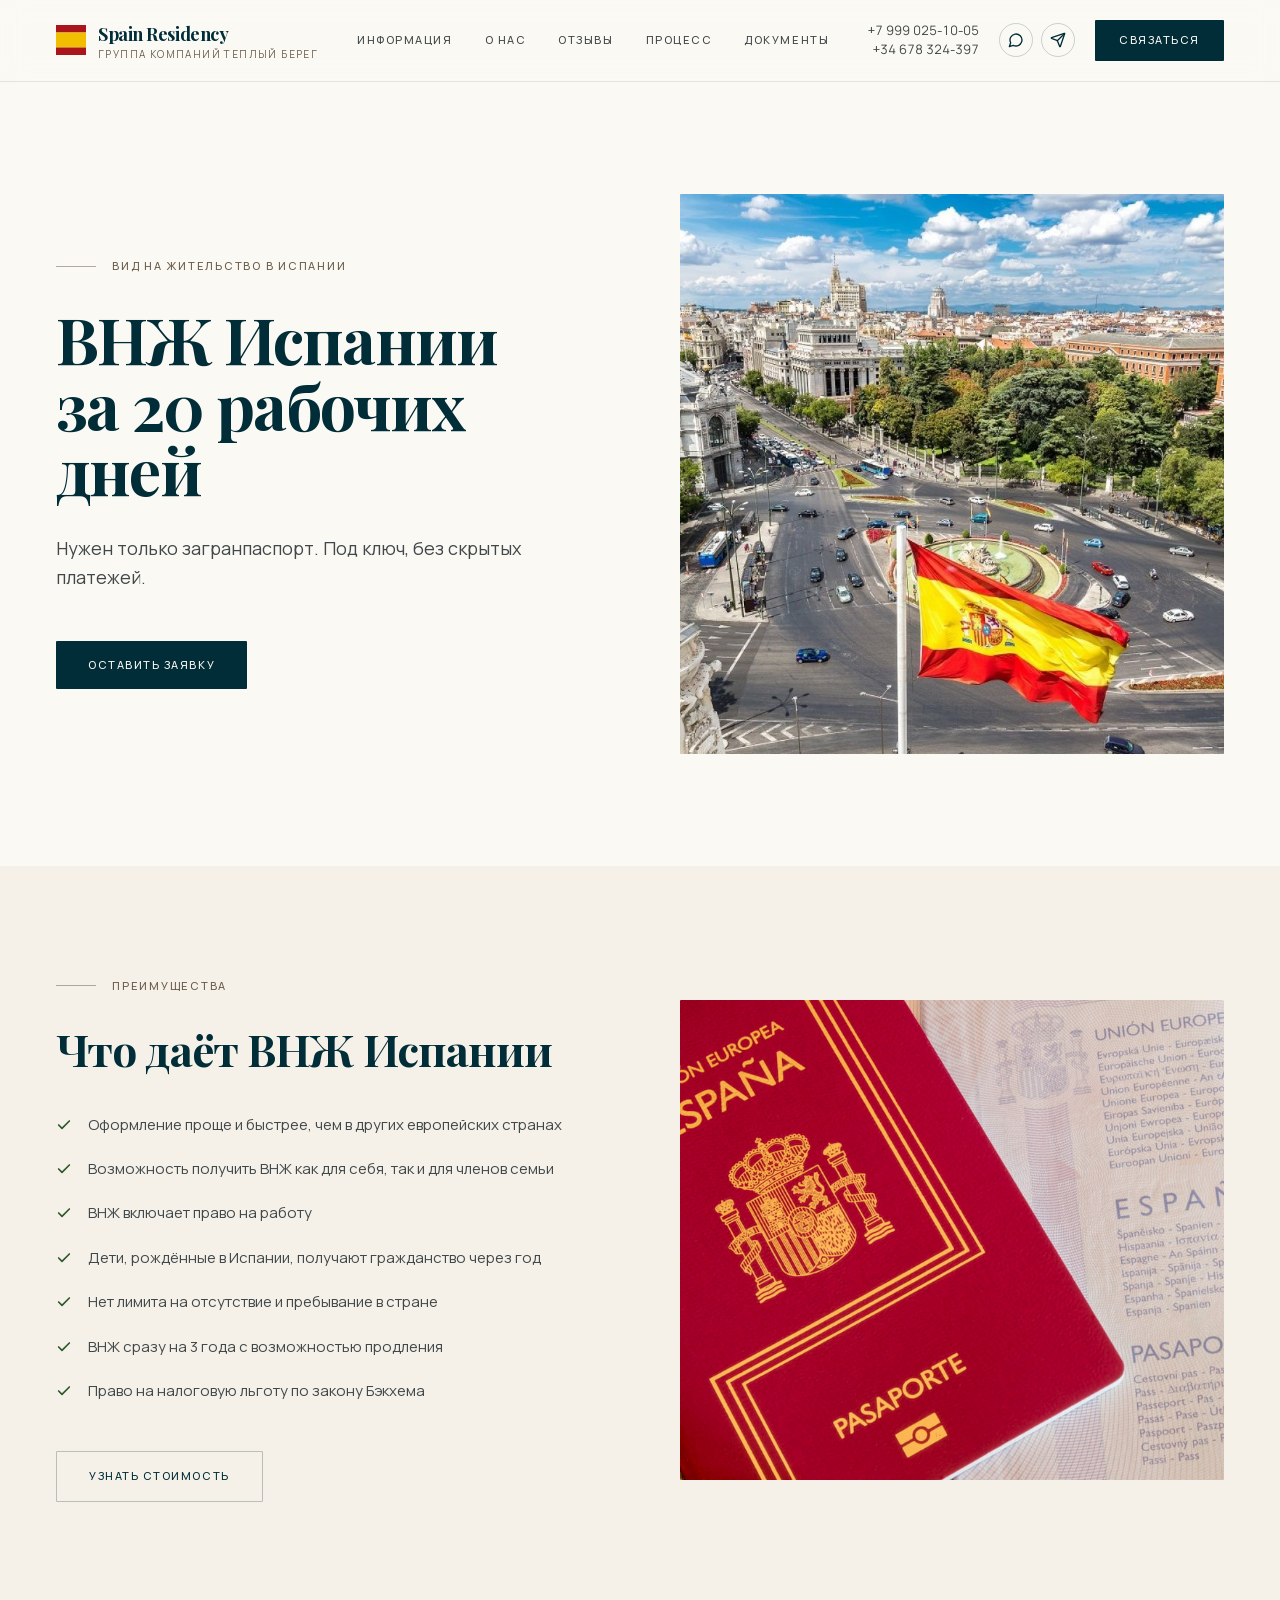
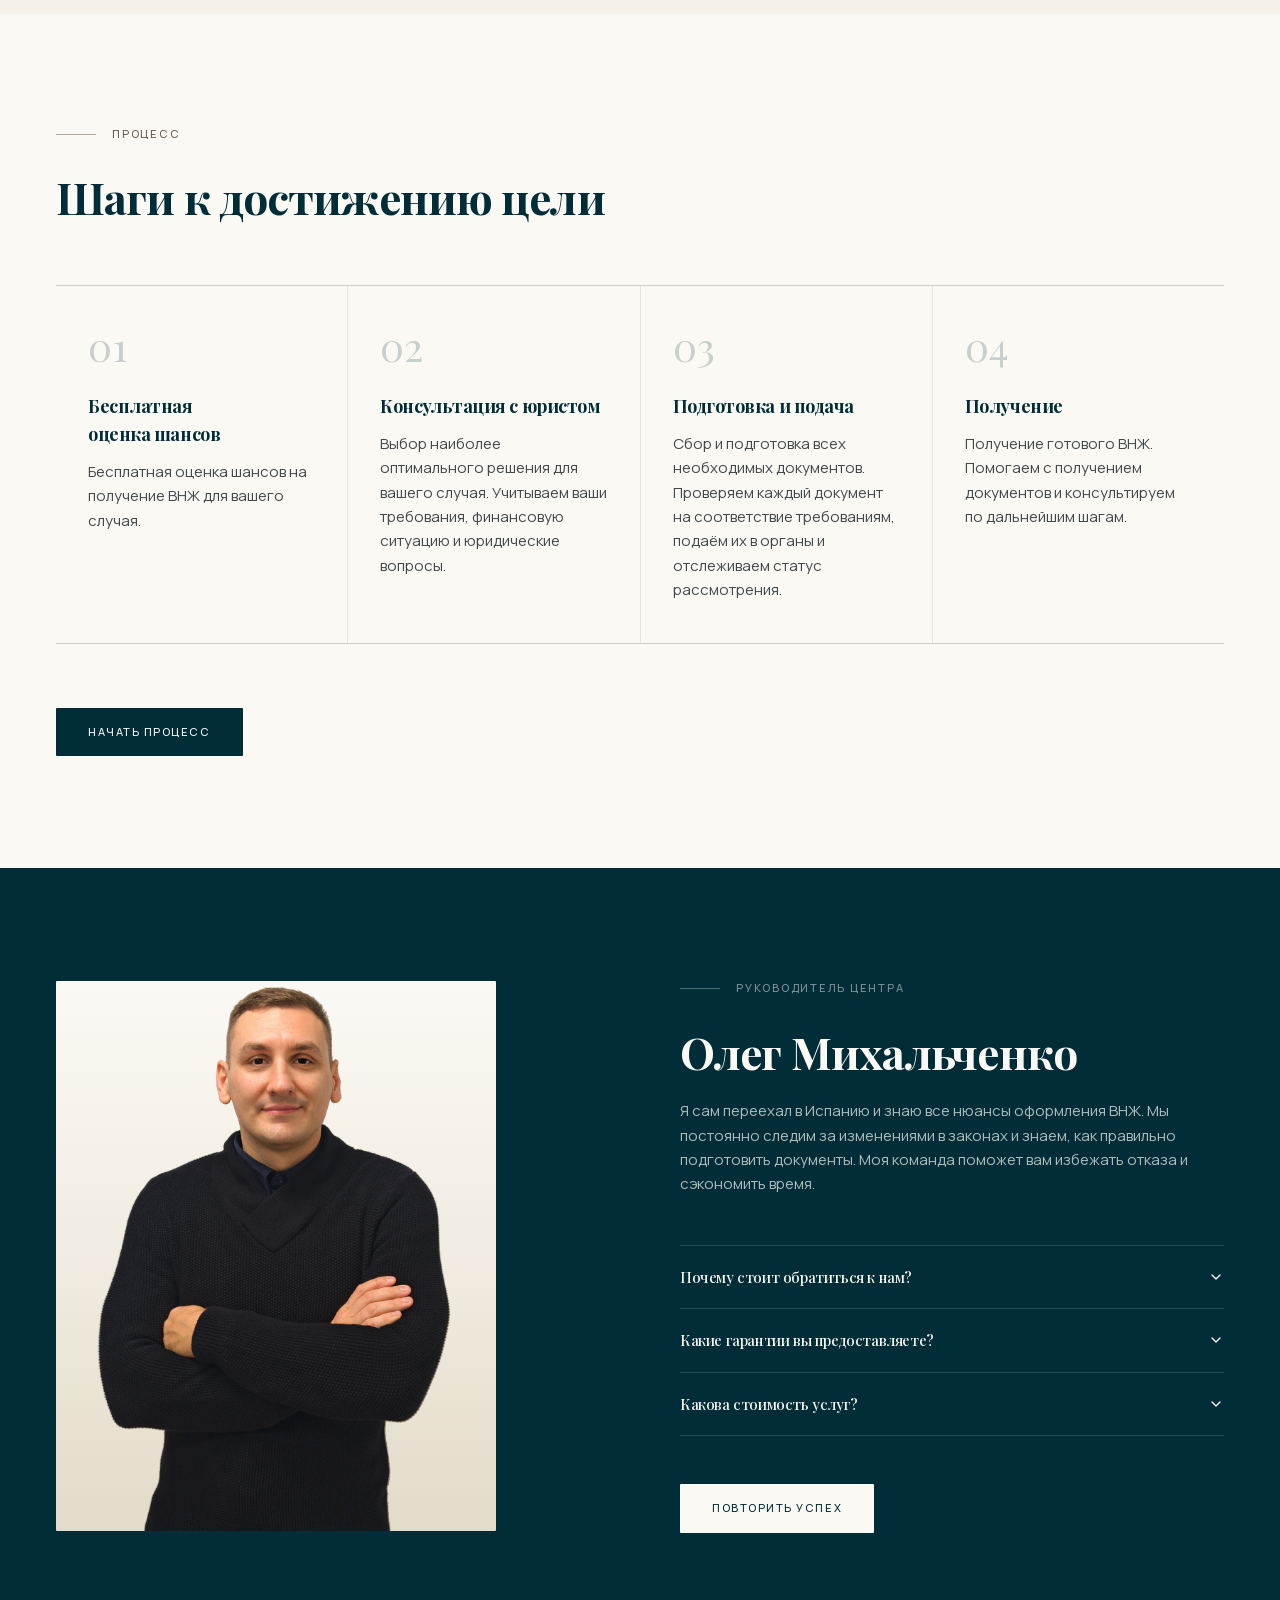
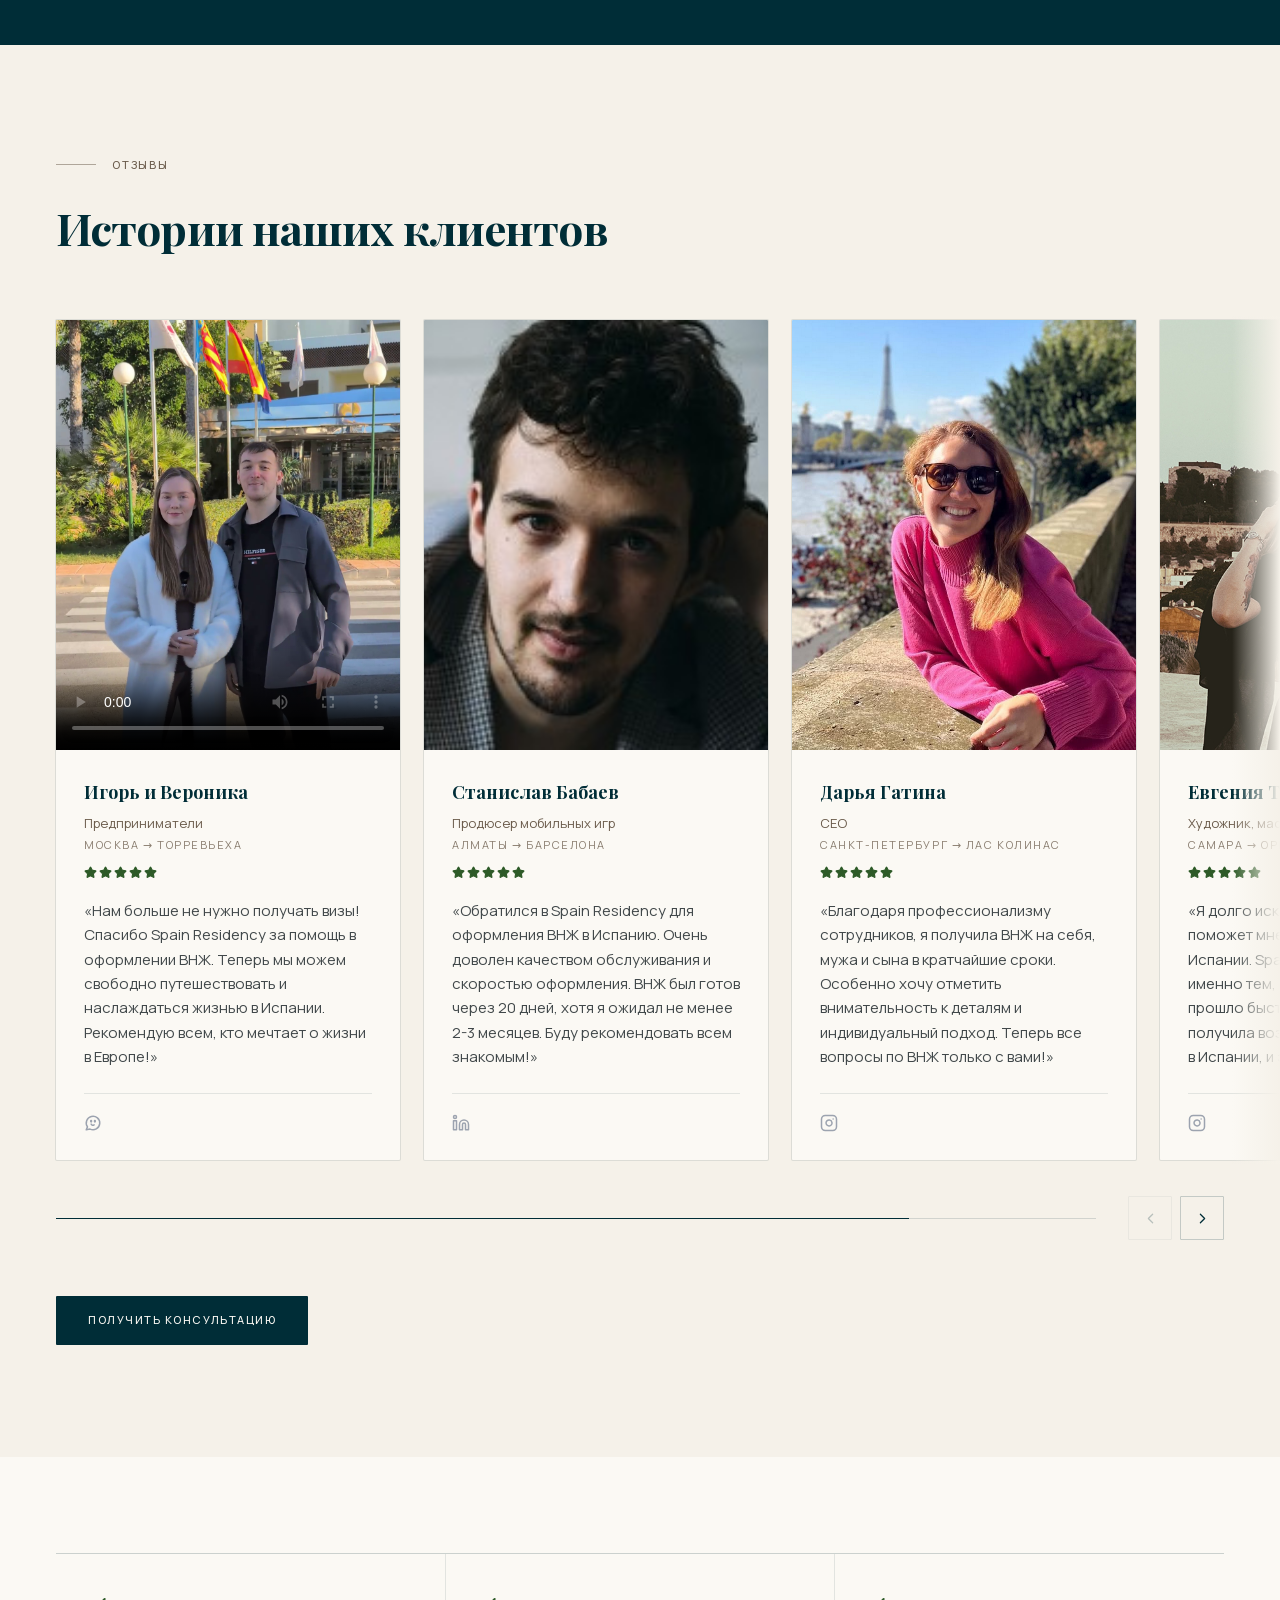
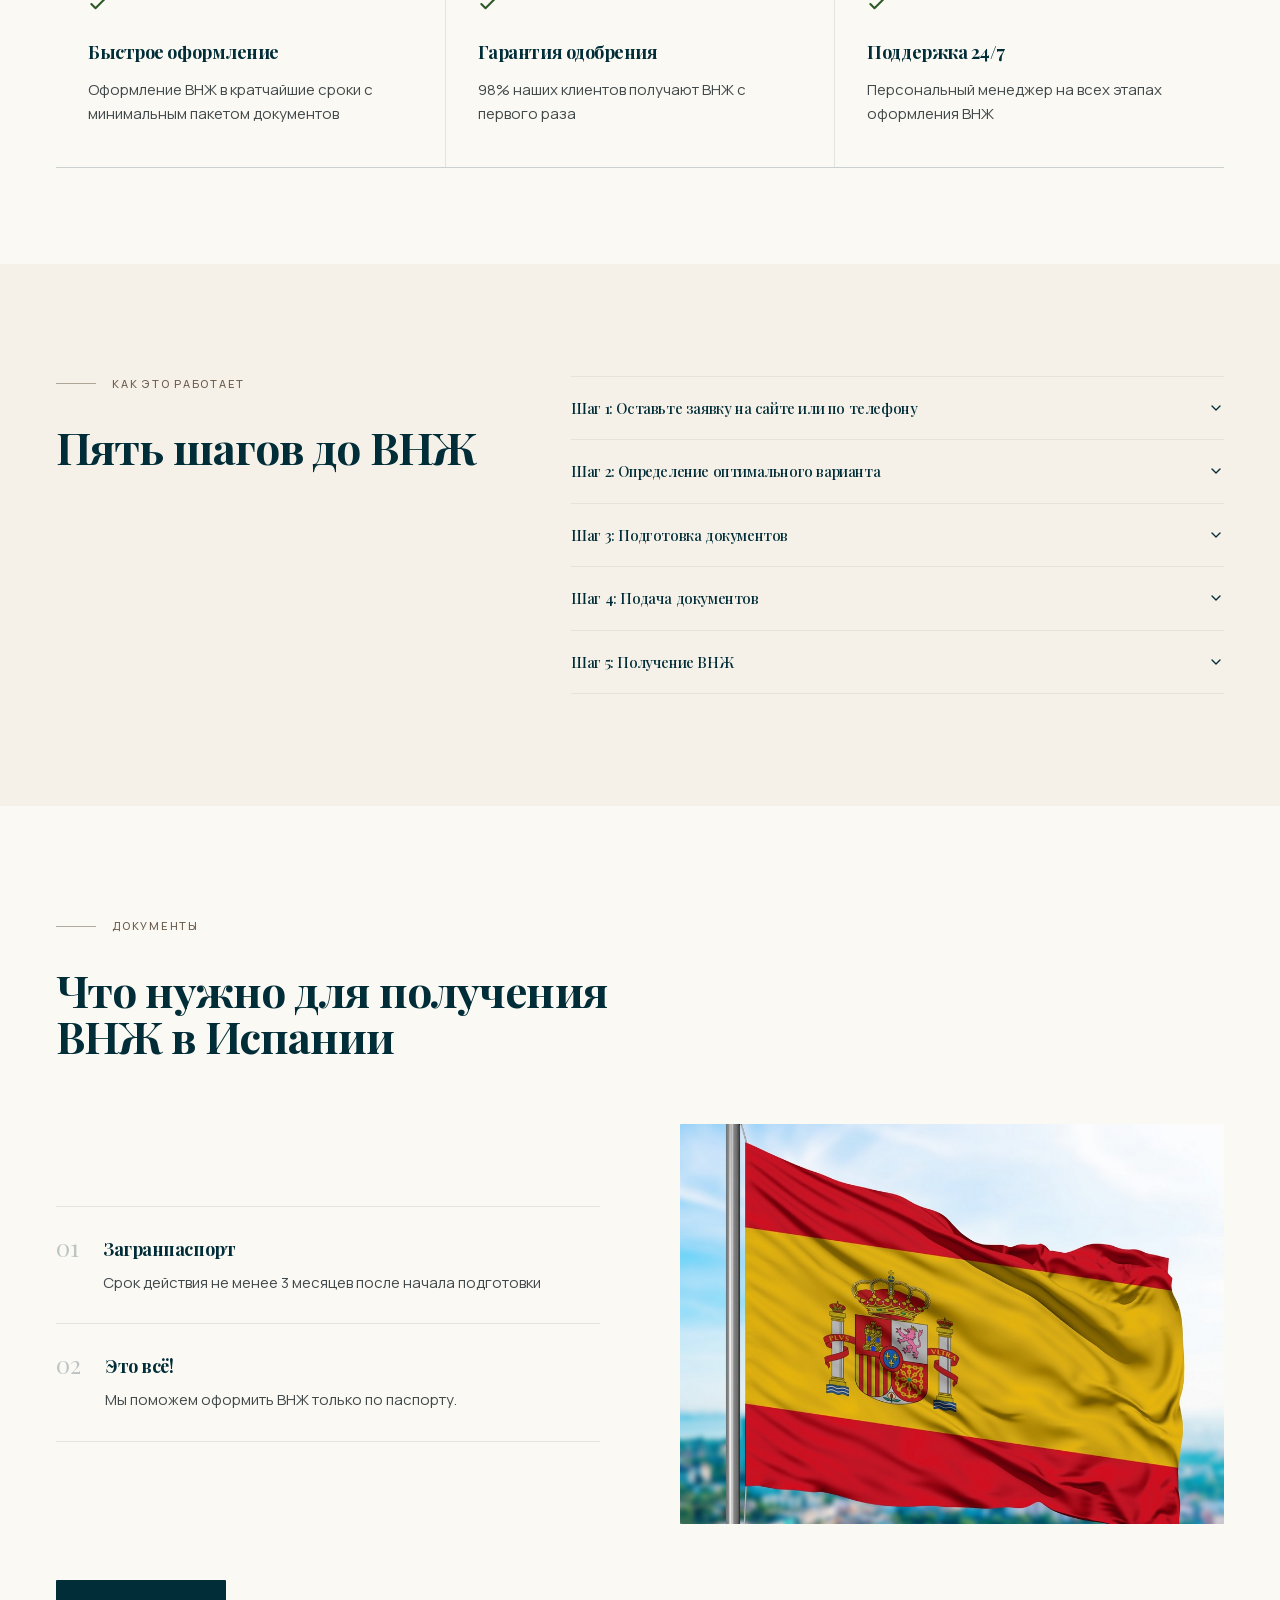
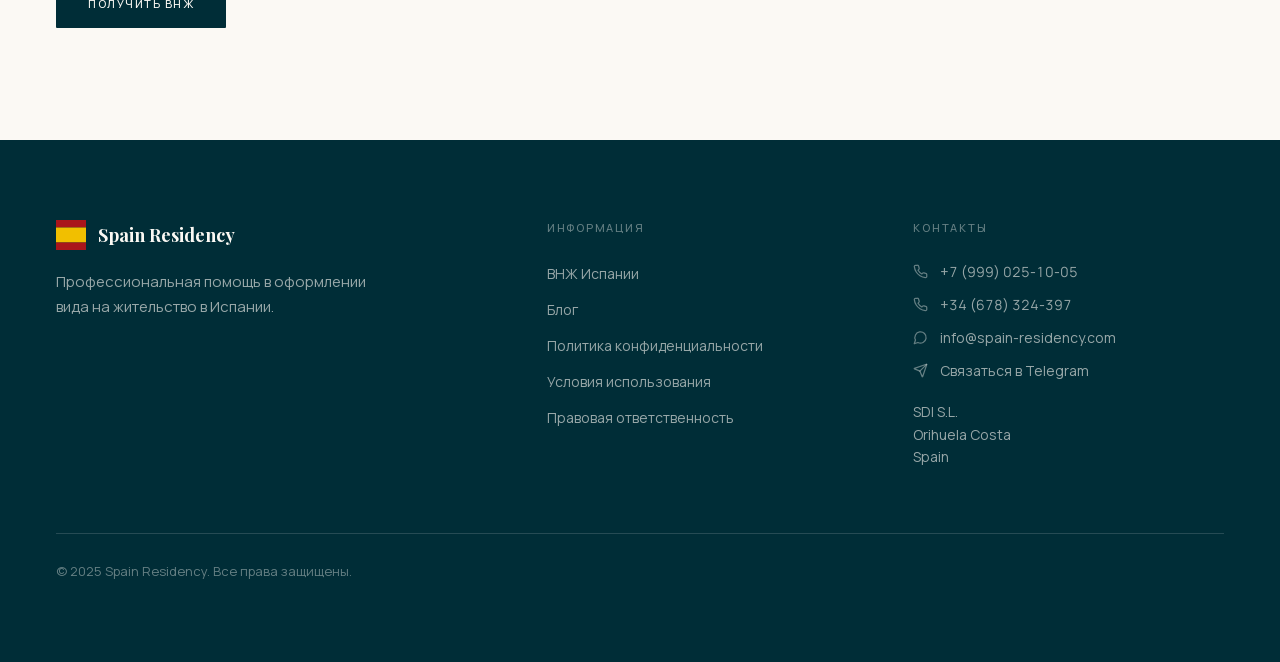
<file: 404/index.html>
<!DOCTYPE html><html id="__next_error__"><head><meta charSet="utf-8"/><meta name="viewport" content="width=device-width, initial-scale=1"/><link rel="preload" as="script" fetchPriority="low" href="/_next/static/chunks/10uamwx-eibzk.js"/><script src="/_next/static/chunks/0x55qblhjhuf9.js" async=""></script><script src="/_next/static/chunks/0gkc92rez926_.js" async=""></script><script src="/_next/static/chunks/0k3g3vk-vcpit.js" async=""></script><script src="/_next/static/chunks/13ydbzavw.t5l.js" async=""></script><script src="/_next/static/chunks/turbopack-05rvbj143hno1.js" async=""></script><script src="/_next/static/chunks/0yfxm24y-daty.js" async=""></script><script src="/_next/static/chunks/0ap~a_axd-snj.js" async=""></script><script src="/_next/static/chunks/1322s96iy7ay7.js" async=""></script><link rel="preload" href="/_next/static/chunks/0-cjsiod3ctgw.css" as="style"/><meta name="robots" content="noindex"/><title>ВНЖ Испании: оформление под ключ. Профессиональная компания</title><meta name="description" content="Получить вид на жительство в Испании за 20 рабочих дней: цифровой кочевник и др. Бесплатная консультация от экспертов. Для россиян, граждан Казахстана и СНГ"/><meta name="author" content="SDI S.L."/><meta name="keywords" content="ВНЖ Испании,вид на жительство Испания,резиденция Испания,ВНЖ Испании паспорт,оформить ВНЖ Испания,ВНЖ Испании россиянам,ВНЖ Испании казахстанцам,SDI SL,испанское резидентство,TIE Испания"/><meta name="robots" content="index, follow"/><meta name="googlebot" content="index, follow, max-image-preview:large, max-snippet:-1"/><meta name="telegram:channel" content="@OlegMikhalchenko"/><link rel="canonical" href="https://spain-residency.com/"/><meta property="og:title" content="ВНЖ Испании: оформление под ключ. Профессиональная компания"/><meta property="og:description" content="Получить вид на жительство в Испании за 20 рабочих дней: цифровой кочевник и др. Бесплатная консультация от экспертов. Для россиян, граждан Казахстана и СНГ"/><meta property="og:url" content="https://spain-residency.com/"/><meta property="og:site_name" content="ВНЖ Испании — SDI S.L."/><meta property="og:locale" content="ru_RU"/><meta property="og:image" content="https://spain-residency.com/images/og-image.jpg"/><meta property="og:image:secure_url" content="https://spain-residency.com/images/og-image.jpg"/><meta property="og:image:type" content="image/jpeg"/><meta property="og:image:width" content="1200"/><meta property="og:image:height" content="630"/><meta property="og:image:alt" content="ВНЖ Испании за 20 рабочих дней"/><meta property="og:locale:alternate" content="kk_KZ"/><meta property="og:locale:alternate" content="en_US"/><meta property="og:type" content="website"/><meta name="twitter:card" content="summary_large_image"/><meta name="twitter:title" content="ВНЖ Испании: оформление под ключ. Профессиональная компания"/><meta name="twitter:description" content="Получить вид на жительство в Испании за 20 рабочих дней: цифровой кочевник и др. Бесплатная консультация от экспертов. Для россиян, граждан Казахстана и СНГ"/><meta name="twitter:image" content="https://spain-residency.com/images/og-image.jpg"/><link rel="icon" href="/favicon.svg" type="image/svg+xml"/><script src="/_next/static/chunks/03~yq9q893hmn.js" noModule=""></script></head><body><div hidden=""><!--$--><!--/$--></div><script src="/_next/static/chunks/10uamwx-eibzk.js" id="_R_" async=""></script><script>(self.__next_f=self.__next_f||[]).push([0])</script><script>self.__next_f.push([1,"1:\"$Sreact.fragment\"\n2:\"$Sreact.suspense\"\n3:I[31612,[\"/_next/static/chunks/1322s96iy7ay7.js\"],\"default\"]\n4:I[33950,[\"/_next/static/chunks/1322s96iy7ay7.js\"],\"default\"]\n5:I[6103,[\"/_next/static/chunks/1322s96iy7ay7.js\"],\"default\"]\n6:I[67145,[\"/_next/static/chunks/0yfxm24y-daty.js\",\"/_next/static/chunks/0ap~a_axd-snj.js\"],\"default\"]\n7:I[11225,[\"/_next/static/chunks/0yfxm24y-daty.js\",\"/_next/static/chunks/0ap~a_axd-snj.js\"],\"default\"]\na:I[28174,[\"/_next/static/chunks/0yfxm24y-daty.js\",\"/_next/static/chunks/0ap~a_axd-snj.js\"],\"OutletBoundary\"]\nd:I[28174,[\"/_next/static/chunks/0yfxm24y-daty.js\",\"/_next/static/chunks/0ap~a_axd-snj.js\"],\"ViewportBoundary\"]\nf:I[28174,[\"/_next/static/chunks/0yfxm24y-daty.js\",\"/_next/static/chunks/0ap~a_axd-snj.js\"],\"MetadataBoundary\"]\n11:I[47183,[\"/_next/static/chunks/1322s96iy7ay7.js\"],\"default\",1]\n:HL[\"/_next/static/chunks/0-cjsiod3ctgw.css\",\"style\"]\n"])</script><script>self.__next_f.push([1,"0:{\"P\":null,\"c\":[\"\",\"_not-found\",\"\"],\"q\":\"\",\"i\":false,\"f\":[[[\"\",{\"children\":[\"/_not-found\",{\"children\":[\"__PAGE__\",{}]}]},\"$undefined\",\"$undefined\",16],[[\"$\",\"$1\",\"c\",{\"children\":[[[\"$\",\"link\",\"0\",{\"rel\":\"stylesheet\",\"href\":\"/_next/static/chunks/0-cjsiod3ctgw.css\",\"precedence\":\"next\",\"crossOrigin\":\"$undefined\",\"nonce\":\"$undefined\"}],[\"$\",\"script\",\"script-0\",{\"src\":\"/_next/static/chunks/1322s96iy7ay7.js\",\"async\":true,\"nonce\":\"$undefined\"}]],[\"$\",\"html\",null,{\"lang\":\"ru\",\"children\":[\"$\",\"body\",null,{\"className\":\"manrope_7f7f2741-module__GzzlXW__variable playfair_display_8ed949ef-module__Rckp8a__variable font-sans\",\"children\":[[\"$\",\"$2\",null,{\"children\":[\"$\",\"$L3\",null,{}]}],[\"$\",\"$2\",null,{\"children\":[\"$\",\"$L4\",null,{}]}],[\"$\",\"$2\",null,{\"children\":[\"$\",\"$L5\",null,{}]}],[\"$\",\"$L6\",null,{\"parallelRouterKey\":\"children\",\"error\":\"$undefined\",\"errorStyles\":\"$undefined\",\"errorScripts\":\"$undefined\",\"template\":[\"$\",\"$L7\",null,{}],\"templateStyles\":\"$undefined\",\"templateScripts\":\"$undefined\",\"notFound\":[\"$L8\",[]],\"forbidden\":\"$undefined\",\"unauthorized\":\"$undefined\"}],false,[\"$\",\"script\",null,{\"type\":\"application/ld+json\",\"dangerouslySetInnerHTML\":{\"__html\":\"{\\\"@context\\\":\\\"https://schema.org\\\",\\\"@type\\\":\\\"Organization\\\",\\\"name\\\":\\\"SDI S.L.\\\",\\\"alternateName\\\":\\\"ВНЖ Испании\\\",\\\"url\\\":\\\"https://spain-residency.com\\\",\\\"logo\\\":\\\"https://spain-residency.com/favicon.svg\\\",\\\"image\\\":\\\"https://spain-residency.com/images/banner.jpg\\\",\\\"email\\\":\\\"info@spain-residency.com\\\",\\\"telephone\\\":\\\"+34678324397\\\",\\\"sameAs\\\":[\\\"https://t.me/OlegMikhalchenko\\\"]}\"}}],[\"$\",\"script\",null,{\"type\":\"application/ld+json\",\"dangerouslySetInnerHTML\":{\"__html\":\"{\\\"@context\\\":\\\"https://schema.org\\\",\\\"@type\\\":\\\"LegalService\\\",\\\"name\\\":\\\"SDI S.L. — ВНЖ Испании\\\",\\\"description\\\":\\\"Оформление вида на жительство в Испании за 20 рабочих дней. Нужен только паспорт.\\\",\\\"url\\\":\\\"https://spain-residency.com\\\",\\\"telephone\\\":\\\"+34678324397\\\",\\\"email\\\":\\\"info@spain-residency.com\\\",\\\"address\\\":{\\\"@type\\\":\\\"PostalAddress\\\",\\\"addressCountry\\\":\\\"ES\\\",\\\"addressLocality\\\":\\\"España\\\"},\\\"areaServed\\\":[\\\"RU\\\",\\\"KZ\\\",\\\"ES\\\"],\\\"inLanguage\\\":\\\"ru\\\",\\\"contactPoint\\\":[{\\\"@type\\\":\\\"ContactPoint\\\",\\\"telephone\\\":\\\"+34678324397\\\",\\\"contactType\\\":\\\"customer service\\\",\\\"availableLanguage\\\":[\\\"Russian\\\"]}],\\\"sameAs\\\":[\\\"https://t.me/OlegMikhalchenko\\\"]}\"}}]]}]}]]}],{\"children\":[[\"$\",\"$1\",\"c\",{\"children\":[null,[\"$\",\"$L6\",null,{\"parallelRouterKey\":\"children\",\"error\":\"$undefined\",\"errorStyles\":\"$undefined\",\"errorScripts\":\"$undefined\",\"template\":[\"$\",\"$L7\",null,{}],\"templateStyles\":\"$undefined\",\"templateScripts\":\"$undefined\",\"notFound\":\"$undefined\",\"forbidden\":\"$undefined\",\"unauthorized\":\"$undefined\"}]]}],{\"children\":[[\"$\",\"$1\",\"c\",{\"children\":[\"$L9\",null,[\"$\",\"$La\",null,{\"children\":[\"$\",\"$2\",null,{\"name\":\"Next.MetadataOutlet\",\"children\":\"$@b\"}]}]]}],{},null,false,null]},null,false,\"$@c\"]},null,false,null],[\"$\",\"$1\",\"h\",{\"children\":[[\"$\",\"meta\",null,{\"name\":\"robots\",\"content\":\"noindex\"}],[\"$\",\"$Ld\",null,{\"children\":\"$Le\"}],[\"$\",\"div\",null,{\"hidden\":true,\"children\":[\"$\",\"$Lf\",null,{\"children\":[\"$\",\"$2\",null,{\"name\":\"Next.Metadata\",\"children\":\"$L10\"}]}]}],[\"$\",\"meta\",null,{\"name\":\"next-size-adjust\",\"content\":\"\"}]]}],false]],\"m\":\"$undefined\",\"G\":[\"$11\",[[\"$\",\"link\",\"0\",{\"rel\":\"stylesheet\",\"href\":\"/_next/static/chunks/0-cjsiod3ctgw.css\",\"precedence\":\"next\",\"crossOrigin\":\"$undefined\",\"nonce\":\"$undefined\"}]]],\"S\":true,\"h\":null,\"s\":\"$undefined\",\"l\":\"$undefined\",\"p\":\"$undefined\",\"d\":\"$undefined\",\"b\":\"--SPp6kjlZjDHfe0EkBo8\"}\n"])</script><script>self.__next_f.push([1,"8:E{\"digest\":\"NEXT_REDIRECT;replace;/;307;\"}\n9:E{\"digest\":\"NEXT_REDIRECT;replace;/;307;\"}\n"])</script><script>self.__next_f.push([1,"12:[]\nc:\"$W12\"\n"])</script><script>self.__next_f.push([1,"e:[[\"$\",\"meta\",\"0\",{\"charSet\":\"utf-8\"}],[\"$\",\"meta\",\"1\",{\"name\":\"viewport\",\"content\":\"width=device-width, initial-scale=1\"}]]\n"])</script><script>self.__next_f.push([1,"13:I[36864,[\"/_next/static/chunks/0yfxm24y-daty.js\",\"/_next/static/chunks/0ap~a_axd-snj.js\"],\"IconMark\"]\nb:null\n"])</script><script>self.__next_f.push([1,"10:[[\"$\",\"title\",\"0\",{\"children\":\"ВНЖ Испании: оформление под ключ. Профессиональная компания\"}],[\"$\",\"meta\",\"1\",{\"name\":\"description\",\"content\":\"Получить вид на жительство в Испании за 20 рабочих дней: цифровой кочевник и др. Бесплатная консультация от экспертов. Для россиян, граждан Казахстана и СНГ\"}],[\"$\",\"meta\",\"2\",{\"name\":\"author\",\"content\":\"SDI S.L.\"}],[\"$\",\"meta\",\"3\",{\"name\":\"keywords\",\"content\":\"ВНЖ Испании,вид на жительство Испания,резиденция Испания,ВНЖ Испании паспорт,оформить ВНЖ Испания,ВНЖ Испании россиянам,ВНЖ Испании казахстанцам,SDI SL,испанское резидентство,TIE Испания\"}],[\"$\",\"meta\",\"4\",{\"name\":\"robots\",\"content\":\"index, follow\"}],[\"$\",\"meta\",\"5\",{\"name\":\"googlebot\",\"content\":\"index, follow, max-image-preview:large, max-snippet:-1\"}],[\"$\",\"meta\",\"6\",{\"name\":\"telegram:channel\",\"content\":\"@OlegMikhalchenko\"}],[\"$\",\"link\",\"7\",{\"rel\":\"canonical\",\"href\":\"https://spain-residency.com/\"}],[\"$\",\"meta\",\"8\",{\"property\":\"og:title\",\"content\":\"ВНЖ Испании: оформление под ключ. Профессиональная компания\"}],[\"$\",\"meta\",\"9\",{\"property\":\"og:description\",\"content\":\"Получить вид на жительство в Испании за 20 рабочих дней: цифровой кочевник и др. Бесплатная консультация от экспертов. Для россиян, граждан Казахстана и СНГ\"}],[\"$\",\"meta\",\"10\",{\"property\":\"og:url\",\"content\":\"https://spain-residency.com/\"}],[\"$\",\"meta\",\"11\",{\"property\":\"og:site_name\",\"content\":\"ВНЖ Испании — SDI S.L.\"}],[\"$\",\"meta\",\"12\",{\"property\":\"og:locale\",\"content\":\"ru_RU\"}],[\"$\",\"meta\",\"13\",{\"property\":\"og:image\",\"content\":\"https://spain-residency.com/images/og-image.jpg\"}],[\"$\",\"meta\",\"14\",{\"property\":\"og:image:secure_url\",\"content\":\"https://spain-residency.com/images/og-image.jpg\"}],[\"$\",\"meta\",\"15\",{\"property\":\"og:image:type\",\"content\":\"image/jpeg\"}],[\"$\",\"meta\",\"16\",{\"property\":\"og:image:width\",\"content\":\"1200\"}],[\"$\",\"meta\",\"17\",{\"property\":\"og:image:height\",\"content\":\"630\"}],[\"$\",\"meta\",\"18\",{\"property\":\"og:image:alt\",\"content\":\"ВНЖ Испании за 20 рабочих дней\"}],[\"$\",\"meta\",\"19\",{\"property\":\"og:locale:alternate\",\"content\":\"kk_KZ\"}],[\"$\",\"meta\",\"20\",{\"property\":\"og:locale:alternate\",\"content\":\"en_US\"}],[\"$\",\"meta\",\"21\",{\"property\":\"og:type\",\"content\":\"website\"}],[\"$\",\"meta\",\"22\",{\"name\":\"twitter:card\",\"content\":\"summary_large_image\"}],[\"$\",\"meta\",\"23\",{\"name\":\"twitter:title\",\"content\":\"ВНЖ Испании: оформление под ключ. Профессиональная компания\"}],[\"$\",\"meta\",\"24\",{\"name\":\"twitter:description\",\"content\":\"Получить вид на жительство в Испании за 20 рабочих дней: цифровой кочевник и др. Бесплатная консультация от экспертов. Для россиян, граждан Казахстана и СНГ\"}],[\"$\",\"meta\",\"25\",{\"name\":\"twitter:image\",\"content\":\"https://spain-residency.com/images/og-image.jpg\"}],[\"$\",\"link\",\"26\",{\"rel\":\"icon\",\"href\":\"/favicon.svg\",\"type\":\"image/svg+xml\"}],[\"$\",\"$L13\",\"27\",{}]]\n"])</script></body></html>
</file>
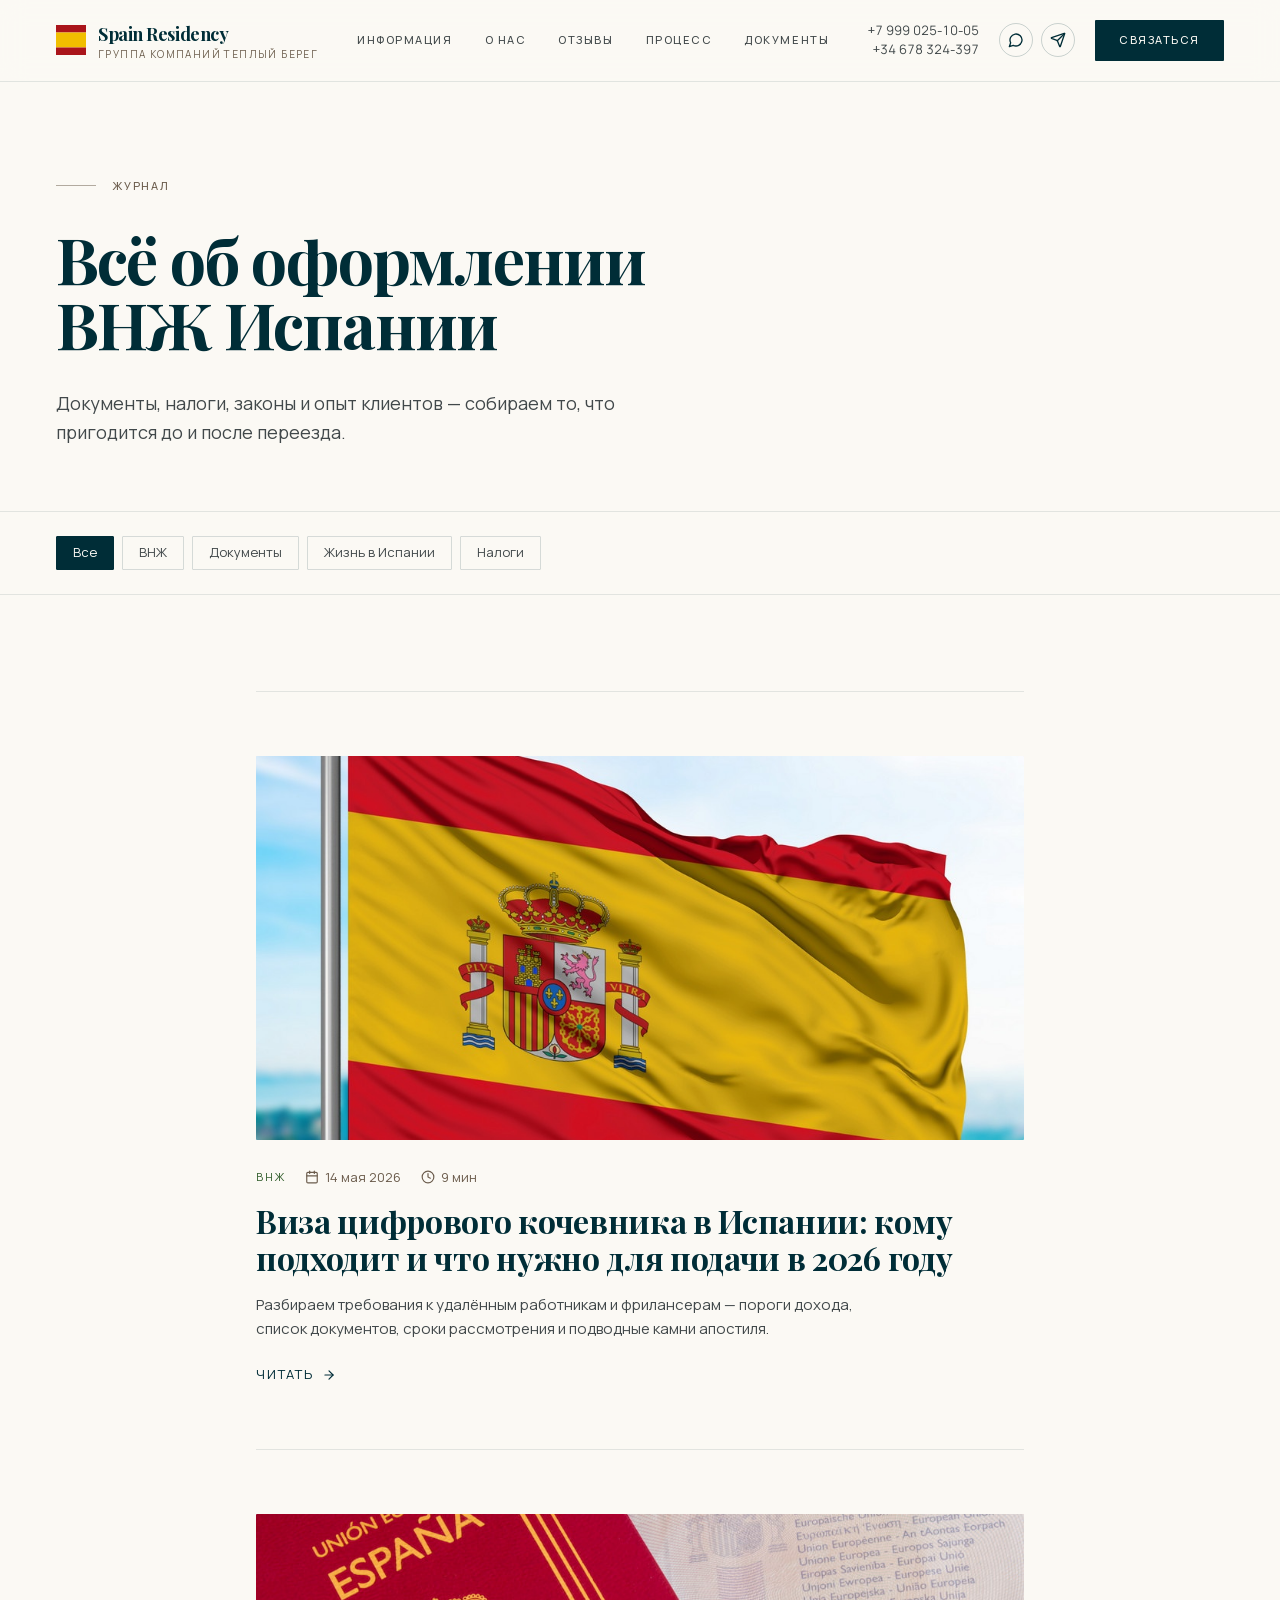
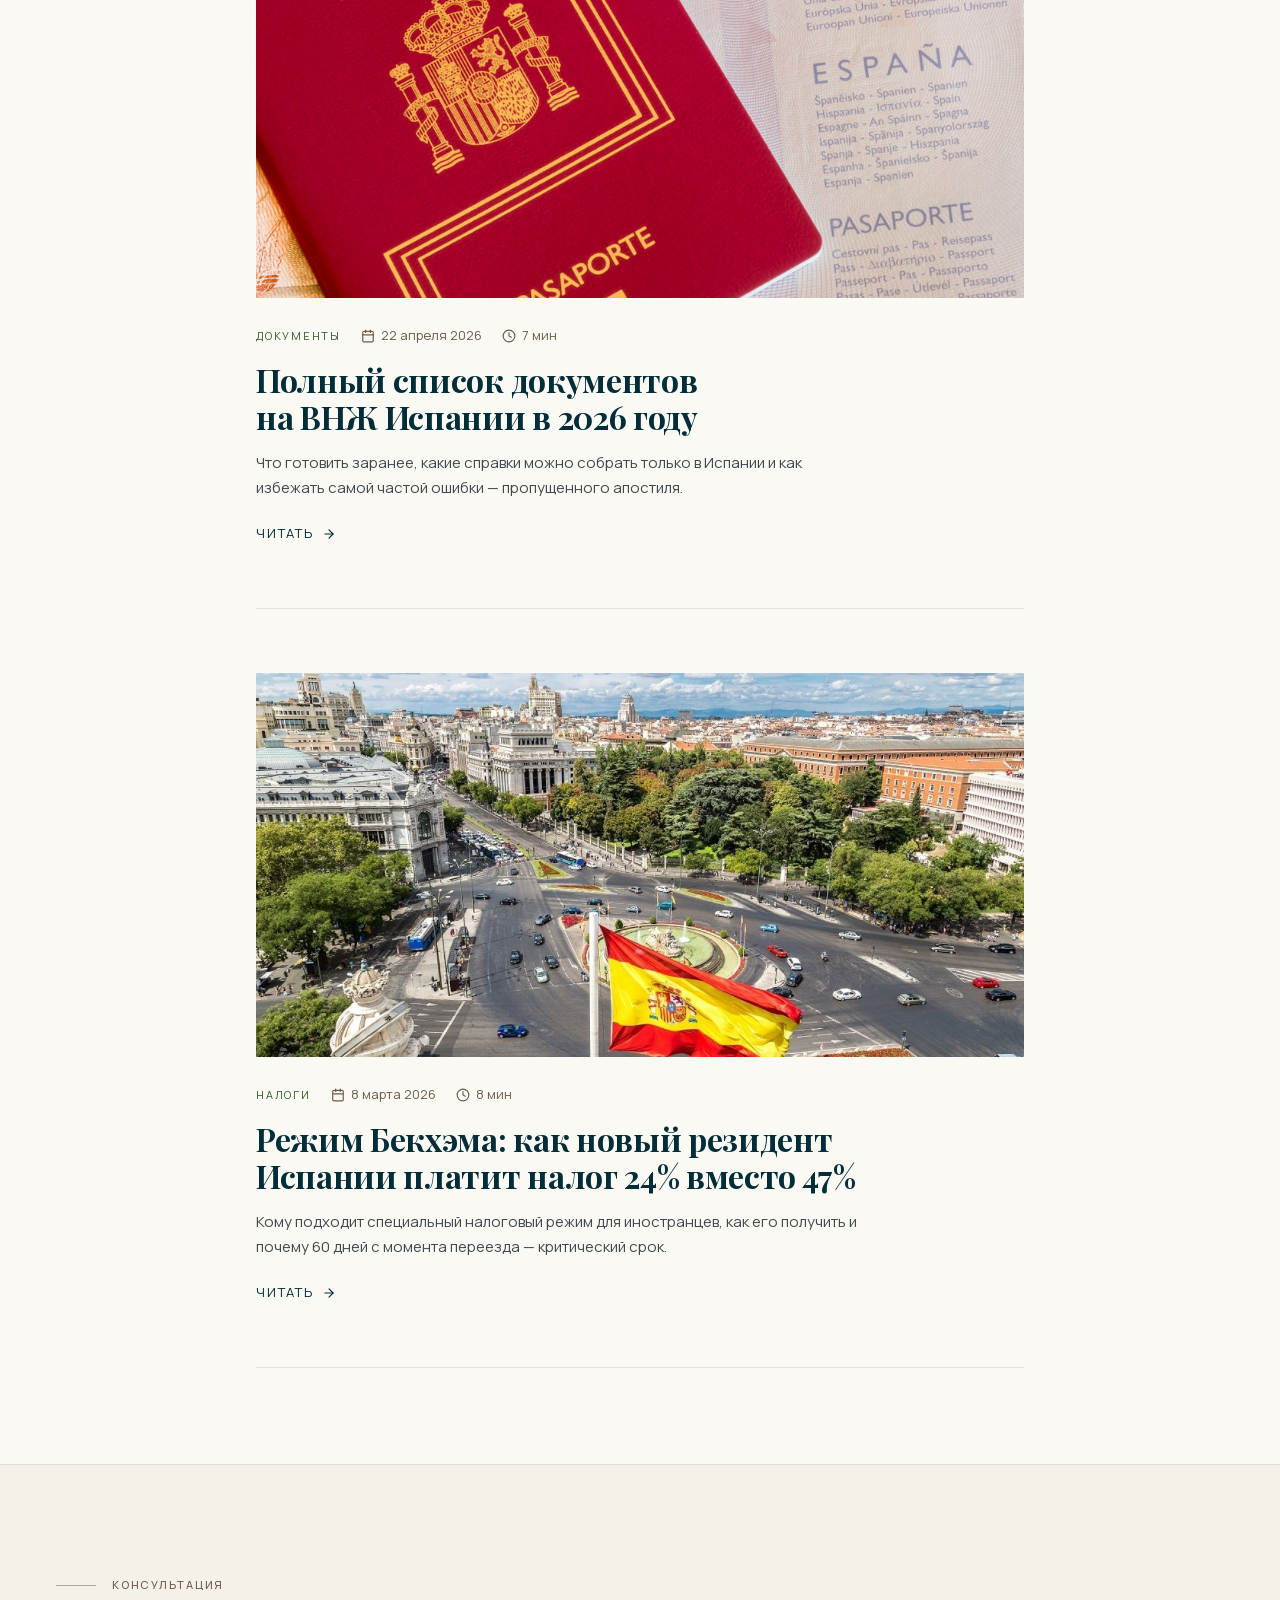
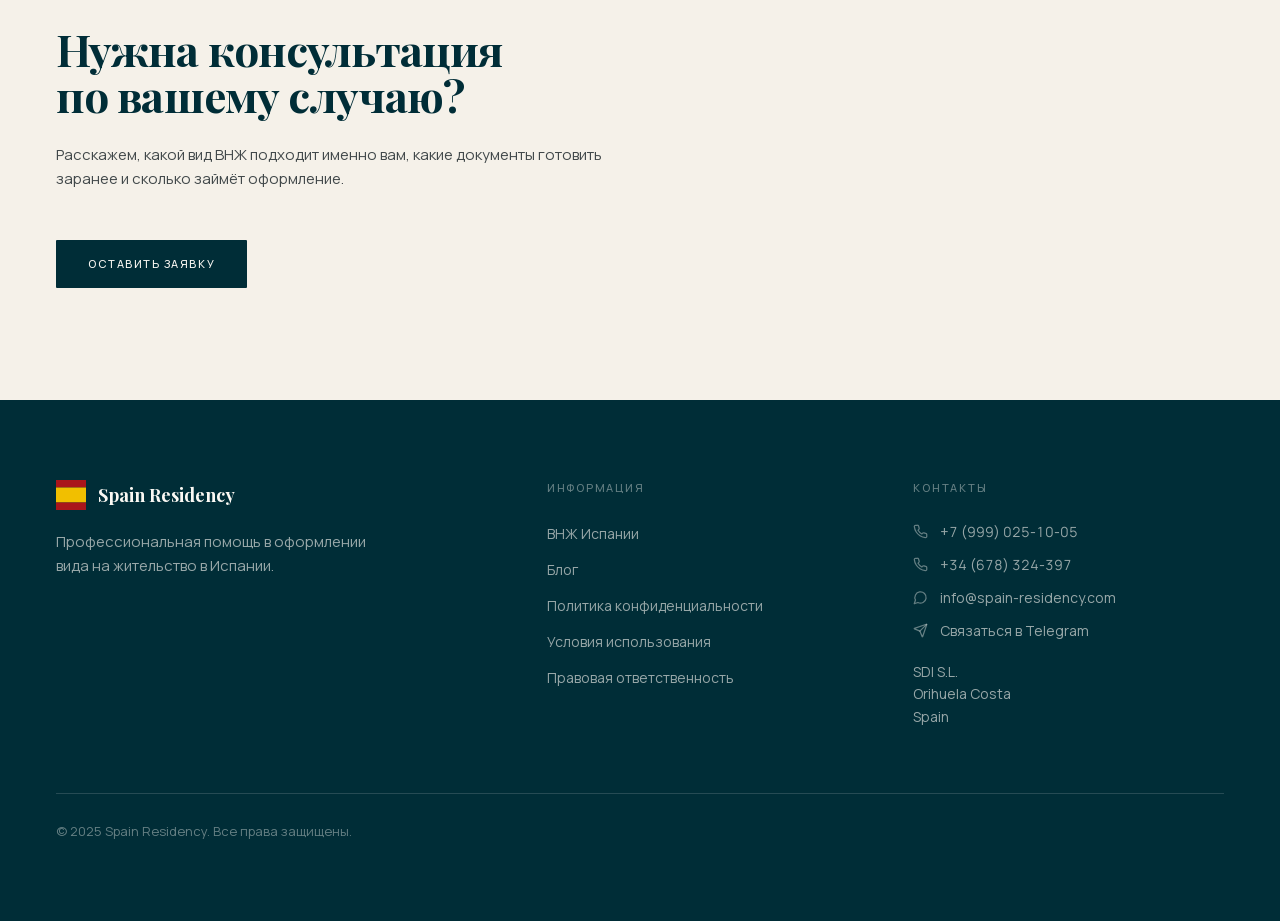
<file: blog/index.html>
<!DOCTYPE html><html lang="ru"><head><meta charSet="utf-8"/><meta name="viewport" content="width=device-width, initial-scale=1"/><link rel="preload" href="/_next/static/media/2a65768255d6b625-s.p.14by5b4al-y~f.woff2" as="font" crossorigin="" type="font/woff2"/><link rel="preload" href="/_next/static/media/65c558afe41e89d6-s.p.113htgw8u-emy.woff2" as="font" crossorigin="" type="font/woff2"/><link rel="preload" href="/_next/static/media/a343f882a40d2cc9-s.p.0kho-wj7-y-w1.woff2" as="font" crossorigin="" type="font/woff2"/><link rel="preload" href="/_next/static/media/d3fe2f289711ac3f-s.p.0i6ci0u~g4zml.woff2" as="font" crossorigin="" type="font/woff2"/><link rel="stylesheet" href="/_next/static/chunks/0-cjsiod3ctgw.css" data-precedence="next"/><link rel="preload" as="script" fetchPriority="low" href="/_next/static/chunks/10uamwx-eibzk.js"/><script src="/_next/static/chunks/0x55qblhjhuf9.js" async=""></script><script src="/_next/static/chunks/0gkc92rez926_.js" async=""></script><script src="/_next/static/chunks/0k3g3vk-vcpit.js" async=""></script><script src="/_next/static/chunks/13ydbzavw.t5l.js" async=""></script><script src="/_next/static/chunks/turbopack-05rvbj143hno1.js" async=""></script><script src="/_next/static/chunks/1322s96iy7ay7.js" async=""></script><script src="/_next/static/chunks/0yfxm24y-daty.js" async=""></script><script src="/_next/static/chunks/0ap~a_axd-snj.js" async=""></script><script src="/_next/static/chunks/117ykj-duwvwr.js" async=""></script><script src="/_next/static/chunks/0ypta-7tt6g91.js" async=""></script><script src="/_next/static/chunks/0pvs_fla3rgel.js" async=""></script><meta name="next-size-adjust" content=""/><title>Блог о ВНЖ Испании | ВНЖ Испании</title><meta name="description" content="Статьи об оформлении вида на жительство в Испании, налогах, документах и жизни после переезда. Опыт SDI S.L."/><meta name="author" content="SDI S.L."/><meta name="keywords" content="ВНЖ Испании,вид на жительство Испания,резиденция Испания,ВНЖ Испании паспорт,оформить ВНЖ Испания,ВНЖ Испании россиянам,ВНЖ Испании казахстанцам,SDI SL,испанское резидентство,TIE Испания"/><meta name="robots" content="index, follow"/><meta name="telegram:channel" content="@OlegMikhalchenko"/><link rel="canonical" href="https://spain-residency.com/blog/"/><meta property="og:title" content="Блог о ВНЖ Испании | ВНЖ Испании"/><meta property="og:description" content="Статьи об оформлении вида на жительство в Испании, налогах, документах и жизни после переезда. Опыт SDI S.L."/><meta property="og:url" content="https://spain-residency.com/blog/"/><meta property="og:site_name" content="ВНЖ Испании — SDI S.L."/><meta property="og:locale" content="ru_RU"/><meta property="og:image" content="https://spain-residency.com/images/og-image.jpg"/><meta property="og:image:type" content="image/jpeg"/><meta property="og:image:width" content="1200"/><meta property="og:image:height" content="630"/><meta property="og:image:alt" content="Блог о ВНЖ Испании"/><meta property="og:type" content="website"/><meta name="twitter:card" content="summary_large_image"/><meta name="twitter:title" content="Блог о ВНЖ Испании | ВНЖ Испании"/><meta name="twitter:description" content="Статьи об оформлении вида на жительство в Испании, налогах, документах и жизни после переезда. Опыт SDI S.L."/><meta name="twitter:image" content="https://spain-residency.com/images/og-image.jpg"/><link rel="icon" href="/favicon.svg" type="image/svg+xml"/><script src="/_next/static/chunks/03~yq9q893hmn.js" noModule=""></script></head><body class="manrope_7f7f2741-module__GzzlXW__variable playfair_display_8ed949ef-module__Rckp8a__variable font-sans"><div hidden=""><!--$--><!--/$--></div><!--$?--><template id="B:0"></template><!--/$--><!--$!--><template data-dgst="BAILOUT_TO_CLIENT_SIDE_RENDERING"></template><!--/$--><!--$!--><template data-dgst="BAILOUT_TO_CLIENT_SIDE_RENDERING"></template><!--/$--><div class="min-h-screen bg-brand-cream"><header class="sticky top-0 z-40 border-b border-brand-ink/10 bg-brand-cream/85 backdrop-blur-md"><div class="container-editorial flex items-center justify-between gap-6 py-5"><a class="flex min-w-0 items-center gap-3" href="/"><img alt="" loading="lazy" width="30" height="30" decoding="async" data-nimg="1" class="shrink-0 object-contain" style="color:transparent" src="/favicon.svg"/><span class="hidden min-w-0 leading-tight sm:block"><span class="block truncate font-display text-lg font-bold tracking-tight text-brand-ink">Spain Residency</span><span class="block truncate text-[10px] uppercase tracking-[0.14em] text-brand-taupe lg:hidden xl:block">группа компаний Теплый Берег</span></span></a><nav class="hidden items-center gap-8 lg:flex"><a href="#services" class="text-[11px] font-medium uppercase tracking-[0.14em] text-brand-slate transition-colors hover:text-brand-ink">Информация</a><a href="#about" class="text-[11px] font-medium uppercase tracking-[0.14em] text-brand-slate transition-colors hover:text-brand-ink">О нас</a><a href="#testimonials" class="text-[11px] font-medium uppercase tracking-[0.14em] text-brand-slate transition-colors hover:text-brand-ink">Отзывы</a><a href="#process" class="text-[11px] font-medium uppercase tracking-[0.14em] text-brand-slate transition-colors hover:text-brand-ink">Процесс</a><a href="#documents" class="text-[11px] font-medium uppercase tracking-[0.14em] text-brand-slate transition-colors hover:text-brand-ink">Документы</a></nav><div class="flex flex-none items-center gap-5"><div class="hidden text-right xl:block"><a href="https://wa.me/79990251005" target="_blank" rel="noopener noreferrer" class="block text-[13px] tabular-nums text-brand-slate transition-colors hover:text-brand-ink">+7 999 025-10-05</a><a href="https://wa.me/34678324397" target="_blank" rel="noopener noreferrer" class="block text-[13px] tabular-nums text-brand-slate transition-colors hover:text-brand-ink">+34 678 324-397</a></div><div class="flex items-center gap-2"><a href="https://wa.me/34678324397" target="_blank" rel="noopener noreferrer" aria-label="Написать в WhatsApp" class="rounded-full border border-brand-ink/20 p-2 text-brand-ink transition-colors hover:border-brand-ink hover:bg-brand-ink hover:text-brand-cream"><svg xmlns="http://www.w3.org/2000/svg" width="16" height="16" viewBox="0 0 24 24" fill="none" stroke="currentColor" stroke-width="2" stroke-linecap="round" stroke-linejoin="round" class="lucide lucide-message-circle"><path d="M7.9 20A9 9 0 1 0 4 16.1L2 22Z"></path></svg></a><a target="_blank" rel="noopener noreferrer" aria-label="Написать в Telegram" class="rounded-full border border-brand-ink/20 p-2 text-brand-ink transition-colors hover:border-brand-ink hover:bg-brand-ink hover:text-brand-cream" href="https://t.me/OlegMikhalchenko"><svg xmlns="http://www.w3.org/2000/svg" width="16" height="16" viewBox="0 0 24 24" fill="none" stroke="currentColor" stroke-width="2" stroke-linecap="round" stroke-linejoin="round" class="lucide lucide-send"><path d="M14.536 21.686a.5.5 0 0 0 .937-.024l6.5-19a.496.496 0 0 0-.635-.635l-19 6.5a.5.5 0 0 0-.024.937l7.93 3.18a2 2 0 0 1 1.112 1.11z"></path><path d="m21.854 2.147-10.94 10.939"></path></svg></a></div><button class="btn-primary hidden px-6 py-3 md:inline-flex">Связаться</button></div></div></header><main><section class="container-editorial border-b border-brand-ink/10 pb-14 pt-16 md:pb-16 md:pt-24"><p class="eyebrow mb-8">Журнал</p><h1 class="max-w-3xl text-display-sm md:text-display-md lg:text-display-lg">Всё об оформлении ВНЖ Испании</h1><p class="mt-8 max-w-measure text-lg leading-relaxed text-brand-slate">Документы, налоги, законы и опыт клиентов — собираем то, что пригодится до и после переезда.</p></section><section class="container-editorial border-b border-brand-ink/10 py-6"><div class="flex flex-wrap items-center gap-2"><button type="button" class="rounded-sm border px-4 py-1.5 text-[13px] transition-colors border-brand-ink bg-brand-ink text-brand-cream">Все</button><button type="button" class="rounded-sm border px-4 py-1.5 text-[13px] transition-colors border-brand-ink/15 bg-transparent text-brand-slate hover:border-brand-ink/40 hover:text-brand-ink">ВНЖ</button><button type="button" class="rounded-sm border px-4 py-1.5 text-[13px] transition-colors border-brand-ink/15 bg-transparent text-brand-slate hover:border-brand-ink/40 hover:text-brand-ink">Документы</button><button type="button" class="rounded-sm border px-4 py-1.5 text-[13px] transition-colors border-brand-ink/15 bg-transparent text-brand-slate hover:border-brand-ink/40 hover:text-brand-ink">Жизнь в Испании</button><button type="button" class="rounded-sm border px-4 py-1.5 text-[13px] transition-colors border-brand-ink/15 bg-transparent text-brand-slate hover:border-brand-ink/40 hover:text-brand-ink">Налоги</button></div></section><section class="container-editorial py-16 md:py-24"><ul class="mx-auto max-w-3xl border-t border-brand-ink/10"><li class="border-b border-brand-ink/10"><a class="group block py-12 md:py-16" href="/blog/visa-dlya-tsifrovogo-kochevnika-2026/"><div class="relative aspect-[2/1] w-full overflow-hidden rounded-sm bg-brand-sand"><img alt="Вид на испанский город сверху" loading="lazy" decoding="async" data-nimg="fill" class="object-cover transition-transform duration-500 group-hover:scale-[1.02]" style="position:absolute;height:100%;width:100%;left:0;top:0;right:0;bottom:0;color:transparent" src="/images/spain.jpg"/></div><div class="mt-7 flex flex-wrap items-center gap-x-5 gap-y-2 text-[13px] text-brand-taupe"><span class="text-[11px] uppercase tracking-[0.16em] text-brand-forest">ВНЖ</span><span class="inline-flex items-center gap-1.5"><svg xmlns="http://www.w3.org/2000/svg" width="24" height="24" viewBox="0 0 24 24" fill="none" stroke="currentColor" stroke-width="2" stroke-linecap="round" stroke-linejoin="round" class="lucide lucide-calendar h-3.5 w-3.5"><path d="M8 2v4"></path><path d="M16 2v4"></path><rect width="18" height="18" x="3" y="4" rx="2"></rect><path d="M3 10h18"></path></svg>14 мая 2026</span><span class="inline-flex items-center gap-1.5"><svg xmlns="http://www.w3.org/2000/svg" width="24" height="24" viewBox="0 0 24 24" fill="none" stroke="currentColor" stroke-width="2" stroke-linecap="round" stroke-linejoin="round" class="lucide lucide-clock h-3.5 w-3.5"><circle cx="12" cy="12" r="10"></circle><polyline points="12 6 12 12 16 14"></polyline></svg>9<!-- --> мин</span></div><h2 class="mt-4 text-[1.75rem] leading-[1.15] tracking-[-0.01em] transition-colors md:text-[2rem] group-hover:text-brand-inkDeep">Виза цифрового кочевника в Испании: кому подходит и что нужно для подачи в 2026 году</h2><p class="mt-4 max-w-measure text-[15px] leading-relaxed text-brand-slate">Разбираем требования к удалённым работникам и фрилансерам — пороги дохода, список документов, сроки рассмотрения и подводные камни апостиля.</p><span class="mt-6 inline-flex items-center gap-2 text-[13px] uppercase tracking-[0.14em] text-brand-ink transition-all group-hover:gap-3">Читать<svg xmlns="http://www.w3.org/2000/svg" width="24" height="24" viewBox="0 0 24 24" fill="none" stroke="currentColor" stroke-width="2" stroke-linecap="round" stroke-linejoin="round" class="lucide lucide-arrow-right h-3.5 w-3.5"><path d="M5 12h14"></path><path d="m12 5 7 7-7 7"></path></svg></span></a></li><li class="border-b border-brand-ink/10"><a class="group block py-12 md:py-16" href="/blog/dokumenty-na-vnzh-ispanii-2026/"><div class="relative aspect-[2/1] w-full overflow-hidden rounded-sm bg-brand-sand"><img alt="Документы для оформления вида на жительство" loading="lazy" decoding="async" data-nimg="fill" class="object-cover transition-transform duration-500 group-hover:scale-[1.02]" style="position:absolute;height:100%;width:100%;left:0;top:0;right:0;bottom:0;color:transparent" src="/images/passport.jpg"/></div><div class="mt-7 flex flex-wrap items-center gap-x-5 gap-y-2 text-[13px] text-brand-taupe"><span class="text-[11px] uppercase tracking-[0.16em] text-brand-forest">Документы</span><span class="inline-flex items-center gap-1.5"><svg xmlns="http://www.w3.org/2000/svg" width="24" height="24" viewBox="0 0 24 24" fill="none" stroke="currentColor" stroke-width="2" stroke-linecap="round" stroke-linejoin="round" class="lucide lucide-calendar h-3.5 w-3.5"><path d="M8 2v4"></path><path d="M16 2v4"></path><rect width="18" height="18" x="3" y="4" rx="2"></rect><path d="M3 10h18"></path></svg>22 апреля 2026</span><span class="inline-flex items-center gap-1.5"><svg xmlns="http://www.w3.org/2000/svg" width="24" height="24" viewBox="0 0 24 24" fill="none" stroke="currentColor" stroke-width="2" stroke-linecap="round" stroke-linejoin="round" class="lucide lucide-clock h-3.5 w-3.5"><circle cx="12" cy="12" r="10"></circle><polyline points="12 6 12 12 16 14"></polyline></svg>7<!-- --> мин</span></div><h2 class="mt-4 text-[1.75rem] leading-[1.15] tracking-[-0.01em] transition-colors md:text-[2rem] group-hover:text-brand-inkDeep">Полный список документов на ВНЖ Испании в 2026 году</h2><p class="mt-4 max-w-measure text-[15px] leading-relaxed text-brand-slate">Что готовить заранее, какие справки можно собрать только в Испании и как избежать самой частой ошибки — пропущенного апостиля.</p><span class="mt-6 inline-flex items-center gap-2 text-[13px] uppercase tracking-[0.14em] text-brand-ink transition-all group-hover:gap-3">Читать<svg xmlns="http://www.w3.org/2000/svg" width="24" height="24" viewBox="0 0 24 24" fill="none" stroke="currentColor" stroke-width="2" stroke-linecap="round" stroke-linejoin="round" class="lucide lucide-arrow-right h-3.5 w-3.5"><path d="M5 12h14"></path><path d="m12 5 7 7-7 7"></path></svg></span></a></li><li class="border-b border-brand-ink/10"><a class="group block py-12 md:py-16" href="/blog/rezhim-bekhema-nalogi-dlya-novyh-rezidentov/"><div class="relative aspect-[2/1] w-full overflow-hidden rounded-sm bg-brand-sand"><img alt="Налоговая декларация и калькулятор" loading="lazy" decoding="async" data-nimg="fill" class="object-cover transition-transform duration-500 group-hover:scale-[1.02]" style="position:absolute;height:100%;width:100%;left:0;top:0;right:0;bottom:0;color:transparent" src="/images/banner.jpg"/></div><div class="mt-7 flex flex-wrap items-center gap-x-5 gap-y-2 text-[13px] text-brand-taupe"><span class="text-[11px] uppercase tracking-[0.16em] text-brand-forest">Налоги</span><span class="inline-flex items-center gap-1.5"><svg xmlns="http://www.w3.org/2000/svg" width="24" height="24" viewBox="0 0 24 24" fill="none" stroke="currentColor" stroke-width="2" stroke-linecap="round" stroke-linejoin="round" class="lucide lucide-calendar h-3.5 w-3.5"><path d="M8 2v4"></path><path d="M16 2v4"></path><rect width="18" height="18" x="3" y="4" rx="2"></rect><path d="M3 10h18"></path></svg>8 марта 2026</span><span class="inline-flex items-center gap-1.5"><svg xmlns="http://www.w3.org/2000/svg" width="24" height="24" viewBox="0 0 24 24" fill="none" stroke="currentColor" stroke-width="2" stroke-linecap="round" stroke-linejoin="round" class="lucide lucide-clock h-3.5 w-3.5"><circle cx="12" cy="12" r="10"></circle><polyline points="12 6 12 12 16 14"></polyline></svg>8<!-- --> мин</span></div><h2 class="mt-4 text-[1.75rem] leading-[1.15] tracking-[-0.01em] transition-colors md:text-[2rem] group-hover:text-brand-inkDeep">Режим Бекхэма: как новый резидент Испании платит налог 24% вместо 47%</h2><p class="mt-4 max-w-measure text-[15px] leading-relaxed text-brand-slate">Кому подходит специальный налоговый режим для иностранцев, как его получить и почему 60 дней с момента переезда — критический срок.</p><span class="mt-6 inline-flex items-center gap-2 text-[13px] uppercase tracking-[0.14em] text-brand-ink transition-all group-hover:gap-3">Читать<svg xmlns="http://www.w3.org/2000/svg" width="24" height="24" viewBox="0 0 24 24" fill="none" stroke="currentColor" stroke-width="2" stroke-linecap="round" stroke-linejoin="round" class="lucide lucide-arrow-right h-3.5 w-3.5"><path d="M5 12h14"></path><path d="m12 5 7 7-7 7"></path></svg></span></a></li></ul></section><section class="border-t border-brand-ink/10 bg-brand-sand"><div class="container-editorial py-20 md:py-28"><div class="max-w-measure"><p class="eyebrow mb-8">Консультация</p><h2 class="mb-6 text-display-sm md:text-[2.75rem] md:leading-[1.06]">Нужна консультация по вашему случаю?</h2><p class="mb-12 text-[15px] leading-relaxed text-brand-slate">Расскажем, какой вид ВНЖ подходит именно вам, какие документы готовить заранее и сколько займёт оформление.</p><button class="btn-primary">Оставить заявку</button></div></div></section></main><footer class="bg-brand-ink text-brand-cream" id="contacts"><div class="container-editorial py-20"><div class="grid gap-14 md:grid-cols-[1.4fr_1fr_1fr]"><div><div class="mb-5 flex items-center gap-3"><img alt="" loading="lazy" width="30" height="30" decoding="async" data-nimg="1" class="object-contain" style="color:transparent" src="/favicon.svg"/><span class="font-display text-lg font-bold text-brand-cream">Spain Residency</span></div><p class="max-w-xs text-[15px] leading-relaxed text-brand-cream/60">Профессиональная помощь в оформлении вида на жительство в Испании.</p></div><div><h3 class="eyebrow-plain mb-6 text-brand-cream/40">Информация</h3><ul class="space-y-3"><li><a href="#services" class="text-[14px] text-brand-cream/60 transition-colors hover:text-brand-cream">ВНЖ Испании</a></li><li><a class="text-[14px] text-brand-cream/60 transition-colors hover:text-brand-cream" href="/blog/">Блог</a></li><li><a href="/privacy" class="text-[14px] text-brand-cream/60 transition-colors hover:text-brand-cream">Политика конфиденциальности</a></li><li><a href="/conditions" class="text-[14px] text-brand-cream/60 transition-colors hover:text-brand-cream">Условия использования</a></li><li><a href="/legal-information" class="text-[14px] text-brand-cream/60 transition-colors hover:text-brand-cream">Правовая ответственность</a></li></ul></div><div><h3 class="eyebrow-plain mb-6 text-brand-cream/40">Контакты</h3><ul class="space-y-3 text-[14px] text-brand-cream/60"><li class="flex items-center gap-3"><svg xmlns="http://www.w3.org/2000/svg" width="15" height="15" viewBox="0 0 24 24" fill="none" stroke="currentColor" stroke-width="2" stroke-linecap="round" stroke-linejoin="round" class="lucide lucide-phone flex-none text-brand-cream/40"><path d="M22 16.92v3a2 2 0 0 1-2.18 2 19.79 19.79 0 0 1-8.63-3.07 19.5 19.5 0 0 1-6-6 19.79 19.79 0 0 1-3.07-8.67A2 2 0 0 1 4.11 2h3a2 2 0 0 1 2 1.72 12.84 12.84 0 0 0 .7 2.81 2 2 0 0 1-.45 2.11L8.09 9.91a16 16 0 0 0 6 6l1.27-1.27a2 2 0 0 1 2.11-.45 12.84 12.84 0 0 0 2.81.7A2 2 0 0 1 22 16.92z"></path></svg><span class="tabular-nums">+7 (999) 025-10-05</span></li><li class="flex items-center gap-3"><svg xmlns="http://www.w3.org/2000/svg" width="15" height="15" viewBox="0 0 24 24" fill="none" stroke="currentColor" stroke-width="2" stroke-linecap="round" stroke-linejoin="round" class="lucide lucide-phone flex-none text-brand-cream/40"><path d="M22 16.92v3a2 2 0 0 1-2.18 2 19.79 19.79 0 0 1-8.63-3.07 19.5 19.5 0 0 1-6-6 19.79 19.79 0 0 1-3.07-8.67A2 2 0 0 1 4.11 2h3a2 2 0 0 1 2 1.72 12.84 12.84 0 0 0 .7 2.81 2 2 0 0 1-.45 2.11L8.09 9.91a16 16 0 0 0 6 6l1.27-1.27a2 2 0 0 1 2.11-.45 12.84 12.84 0 0 0 2.81.7A2 2 0 0 1 22 16.92z"></path></svg><span class="tabular-nums">+34 (678) 324-397</span></li><li class="flex items-center gap-3"><svg xmlns="http://www.w3.org/2000/svg" width="15" height="15" viewBox="0 0 24 24" fill="none" stroke="currentColor" stroke-width="2" stroke-linecap="round" stroke-linejoin="round" class="lucide lucide-message-circle flex-none text-brand-cream/40"><path d="M7.9 20A9 9 0 1 0 4 16.1L2 22Z"></path></svg><span>info@spain-residency.com</span></li><li class="flex items-center gap-3"><svg xmlns="http://www.w3.org/2000/svg" width="15" height="15" viewBox="0 0 24 24" fill="none" stroke="currentColor" stroke-width="2" stroke-linecap="round" stroke-linejoin="round" class="lucide lucide-send flex-none text-brand-cream/40"><path d="M14.536 21.686a.5.5 0 0 0 .937-.024l6.5-19a.496.496 0 0 0-.635-.635l-19 6.5a.5.5 0 0 0-.024.937l7.93 3.18a2 2 0 0 1 1.112 1.11z"></path><path d="m21.854 2.147-10.94 10.939"></path></svg><a target="_blank" rel="noopener noreferrer" class="text-[14px] text-brand-cream/60 transition-colors hover:text-brand-cream" href="https://t.me/OlegMikhalchenko">Связаться в Telegram</a></li><li class="pt-2 leading-relaxed"><address class="not-italic">SDI S.L.</address><address class="not-italic">Orihuela Costa</address><address class="not-italic">Spain</address></li></ul></div></div><div class="mt-16 border-t border-brand-cream/15 pt-7 text-[13px] text-brand-cream/40">© 2025 Spain Residency. Все права защищены.</div></div></footer></div><!--$--><!--/$--><script type="application/ld+json">{"@context":"https://schema.org","@type":"Organization","name":"SDI S.L.","alternateName":"ВНЖ Испании","url":"https://spain-residency.com","logo":"https://spain-residency.com/favicon.svg","image":"https://spain-residency.com/images/banner.jpg","email":"info@spain-residency.com","telephone":"+34678324397","sameAs":["https://t.me/OlegMikhalchenko"]}</script><script type="application/ld+json">{"@context":"https://schema.org","@type":"LegalService","name":"SDI S.L. — ВНЖ Испании","description":"Оформление вида на жительство в Испании за 20 рабочих дней. Нужен только паспорт.","url":"https://spain-residency.com","telephone":"+34678324397","email":"info@spain-residency.com","address":{"@type":"PostalAddress","addressCountry":"ES","addressLocality":"España"},"areaServed":["RU","KZ","ES"],"inLanguage":"ru","contactPoint":[{"@type":"ContactPoint","telephone":"+34678324397","contactType":"customer service","availableLanguage":["Russian"]}],"sameAs":["https://t.me/OlegMikhalchenko"]}</script><script>requestAnimationFrame(function(){$RT=performance.now()});</script><script src="/_next/static/chunks/10uamwx-eibzk.js" id="_R_" async=""></script><div hidden id="S:0"><script>(self.__next_s=self.__next_s||[]).push([0,{"children":"\n            (function(m,e,t,r,i,k,a){m[i]=m[i]||function(){(m[i].a=m[i].a||[]).push(arguments)};\n            m[i].l=1*new Date();\n            for (var j = 0; j < document.scripts.length; j++) {if (document.scripts[j].src === r) { return; }}\n            k=e.createElement(t),a=e.getElementsByTagName(t)[0],k.async=1,k.src=r,a.parentNode.insertBefore(k,a)})\n            (window, document, \"script\", \"https://mc.yandex.ru/metrika/tag.js\", \"ym\");\n \n            ym(101273049, \"init\", {\n                 clickmap:true,\n                 trackLinks:true,\n                 accurateTrackBounce:true,\n                 webvisor:true\n            });\n          ","id":"yandex-metrika"}])</script><noscript><div><img src="https://mc.yandex.ru/watch/101273049" style="position:absolute;left:-9999px" alt=""/></div></noscript></div><script>$RB=[];$RV=function(a){$RT=performance.now();for(var b=0;b<a.length;b+=2){var c=a[b],e=a[b+1];null!==e.parentNode&&e.parentNode.removeChild(e);var f=c.parentNode;if(f){var g=c.previousSibling,h=0;do{if(c&&8===c.nodeType){var d=c.data;if("/$"===d||"/&"===d)if(0===h)break;else h--;else"$"!==d&&"$?"!==d&&"$~"!==d&&"$!"!==d&&"&"!==d||h++}d=c.nextSibling;f.removeChild(c);c=d}while(c);for(;e.firstChild;)f.insertBefore(e.firstChild,c);g.data="$";g._reactRetry&&requestAnimationFrame(g._reactRetry)}}a.length=0};
$RC=function(a,b){if(b=document.getElementById(b))(a=document.getElementById(a))?(a.previousSibling.data="$~",$RB.push(a,b),2===$RB.length&&("number"!==typeof $RT?requestAnimationFrame($RV.bind(null,$RB)):(a=performance.now(),setTimeout($RV.bind(null,$RB),2300>a&&2E3<a?2300-a:$RT+300-a)))):b.parentNode.removeChild(b)};$RC("B:0","S:0")</script><script>(self.__next_f=self.__next_f||[]).push([0])</script><script>self.__next_f.push([1,"1:\"$Sreact.fragment\"\n2:\"$Sreact.suspense\"\n3:I[31612,[\"/_next/static/chunks/1322s96iy7ay7.js\"],\"default\"]\n4:I[33950,[\"/_next/static/chunks/1322s96iy7ay7.js\"],\"default\"]\n5:I[6103,[\"/_next/static/chunks/1322s96iy7ay7.js\"],\"default\"]\n6:I[67145,[\"/_next/static/chunks/0yfxm24y-daty.js\",\"/_next/static/chunks/0ap~a_axd-snj.js\"],\"default\"]\n7:I[11225,[\"/_next/static/chunks/0yfxm24y-daty.js\",\"/_next/static/chunks/0ap~a_axd-snj.js\"],\"default\"]\n9:I[78095,[\"/_next/static/chunks/0yfxm24y-daty.js\",\"/_next/static/chunks/0ap~a_axd-snj.js\"],\"ClientPageRoot\"]\na:I[80084,[\"/_next/static/chunks/1322s96iy7ay7.js\",\"/_next/static/chunks/117ykj-duwvwr.js\",\"/_next/static/chunks/0ypta-7tt6g91.js\",\"/_next/static/chunks/0pvs_fla3rgel.js\"],\"default\"]\nd:I[28174,[\"/_next/static/chunks/0yfxm24y-daty.js\",\"/_next/static/chunks/0ap~a_axd-snj.js\"],\"OutletBoundary\"]\nf:I[28174,[\"/_next/static/chunks/0yfxm24y-daty.js\",\"/_next/static/chunks/0ap~a_axd-snj.js\"],\"ViewportBoundary\"]\n11:I[28174,[\"/_next/static/chunks/0yfxm24y-daty.js\",\"/_next/static/chunks/0ap~a_axd-snj.js\"],\"MetadataBoundary\"]\n13:I[47183,[\"/_next/static/chunks/1322s96iy7ay7.js\"],\"default\",1]\n:HL[\"/_next/static/chunks/0-cjsiod3ctgw.css\",\"style\"]\n:HL[\"/_next/static/media/2a65768255d6b625-s.p.14by5b4al-y~f.woff2\",\"font\",{\"crossOrigin\":\"\",\"type\":\"font/woff2\"}]\n:HL[\"/_next/static/media/65c558afe41e89d6-s.p.113htgw8u-emy.woff2\",\"font\",{\"crossOrigin\":\"\",\"type\":\"font/woff2\"}]\n:HL[\"/_next/static/media/a343f882a40d2cc9-s.p.0kho-wj7-y-w1.woff2\",\"font\",{\"crossOrigin\":\"\",\"type\":\"font/woff2\"}]\n:HL[\"/_next/static/media/d3fe2f289711ac3f-s.p.0i6ci0u~g4zml.woff2\",\"font\",{\"crossOrigin\":\"\",\"type\":\"font/woff2\"}]\n"])</script><script>self.__next_f.push([1,"0:{\"P\":null,\"c\":[\"\",\"blog\",\"\"],\"q\":\"\",\"i\":false,\"f\":[[[\"\",{\"children\":[\"blog\",{\"children\":[\"__PAGE__\",{}]}]},\"$undefined\",\"$undefined\",16],[[\"$\",\"$1\",\"c\",{\"children\":[[[\"$\",\"link\",\"0\",{\"rel\":\"stylesheet\",\"href\":\"/_next/static/chunks/0-cjsiod3ctgw.css\",\"precedence\":\"next\",\"crossOrigin\":\"$undefined\",\"nonce\":\"$undefined\"}],[\"$\",\"script\",\"script-0\",{\"src\":\"/_next/static/chunks/1322s96iy7ay7.js\",\"async\":true,\"nonce\":\"$undefined\"}]],[\"$\",\"html\",null,{\"lang\":\"ru\",\"children\":[\"$\",\"body\",null,{\"className\":\"manrope_7f7f2741-module__GzzlXW__variable playfair_display_8ed949ef-module__Rckp8a__variable font-sans\",\"children\":[[\"$\",\"$2\",null,{\"children\":[\"$\",\"$L3\",null,{}]}],[\"$\",\"$2\",null,{\"children\":[\"$\",\"$L4\",null,{}]}],[\"$\",\"$2\",null,{\"children\":[\"$\",\"$L5\",null,{}]}],[\"$\",\"$L6\",null,{\"parallelRouterKey\":\"children\",\"error\":\"$undefined\",\"errorStyles\":\"$undefined\",\"errorScripts\":\"$undefined\",\"template\":[\"$\",\"$L7\",null,{}],\"templateStyles\":\"$undefined\",\"templateScripts\":\"$undefined\",\"notFound\":[\"$L8\",[]],\"forbidden\":\"$undefined\",\"unauthorized\":\"$undefined\"}],false,[\"$\",\"script\",null,{\"type\":\"application/ld+json\",\"dangerouslySetInnerHTML\":{\"__html\":\"{\\\"@context\\\":\\\"https://schema.org\\\",\\\"@type\\\":\\\"Organization\\\",\\\"name\\\":\\\"SDI S.L.\\\",\\\"alternateName\\\":\\\"ВНЖ Испании\\\",\\\"url\\\":\\\"https://spain-residency.com\\\",\\\"logo\\\":\\\"https://spain-residency.com/favicon.svg\\\",\\\"image\\\":\\\"https://spain-residency.com/images/banner.jpg\\\",\\\"email\\\":\\\"info@spain-residency.com\\\",\\\"telephone\\\":\\\"+34678324397\\\",\\\"sameAs\\\":[\\\"https://t.me/OlegMikhalchenko\\\"]}\"}}],[\"$\",\"script\",null,{\"type\":\"application/ld+json\",\"dangerouslySetInnerHTML\":{\"__html\":\"{\\\"@context\\\":\\\"https://schema.org\\\",\\\"@type\\\":\\\"LegalService\\\",\\\"name\\\":\\\"SDI S.L. — ВНЖ Испании\\\",\\\"description\\\":\\\"Оформление вида на жительство в Испании за 20 рабочих дней. Нужен только паспорт.\\\",\\\"url\\\":\\\"https://spain-residency.com\\\",\\\"telephone\\\":\\\"+34678324397\\\",\\\"email\\\":\\\"info@spain-residency.com\\\",\\\"address\\\":{\\\"@type\\\":\\\"PostalAddress\\\",\\\"addressCountry\\\":\\\"ES\\\",\\\"addressLocality\\\":\\\"España\\\"},\\\"areaServed\\\":[\\\"RU\\\",\\\"KZ\\\",\\\"ES\\\"],\\\"inLanguage\\\":\\\"ru\\\",\\\"contactPoint\\\":[{\\\"@type\\\":\\\"ContactPoint\\\",\\\"telephone\\\":\\\"+34678324397\\\",\\\"contactType\\\":\\\"customer service\\\",\\\"availableLanguage\\\":[\\\"Russian\\\"]}],\\\"sameAs\\\":[\\\"https://t.me/OlegMikhalchenko\\\"]}\"}}]]}]}]]}],{\"children\":[[\"$\",\"$1\",\"c\",{\"children\":[null,[\"$\",\"$L6\",null,{\"parallelRouterKey\":\"children\",\"error\":\"$undefined\",\"errorStyles\":\"$undefined\",\"errorScripts\":\"$undefined\",\"template\":[\"$\",\"$L7\",null,{}],\"templateStyles\":\"$undefined\",\"templateScripts\":\"$undefined\",\"notFound\":\"$undefined\",\"forbidden\":\"$undefined\",\"unauthorized\":\"$undefined\"}]]}],{\"children\":[[\"$\",\"$1\",\"c\",{\"children\":[[\"$\",\"$L9\",null,{\"Component\":\"$a\",\"serverProvidedParams\":{\"searchParams\":{},\"params\":{},\"promises\":[\"$@b\",\"$@c\"]}}],[[\"$\",\"script\",\"script-0\",{\"src\":\"/_next/static/chunks/117ykj-duwvwr.js\",\"async\":true,\"nonce\":\"$undefined\"}],[\"$\",\"script\",\"script-1\",{\"src\":\"/_next/static/chunks/0ypta-7tt6g91.js\",\"async\":true,\"nonce\":\"$undefined\"}],[\"$\",\"script\",\"script-2\",{\"src\":\"/_next/static/chunks/0pvs_fla3rgel.js\",\"async\":true,\"nonce\":\"$undefined\"}]],[\"$\",\"$Ld\",null,{\"children\":[\"$\",\"$2\",null,{\"name\":\"Next.MetadataOutlet\",\"children\":\"$@e\"}]}]]}],{},null,false,null]},null,false,null]},null,false,null],[\"$\",\"$1\",\"h\",{\"children\":[null,[\"$\",\"$Lf\",null,{\"children\":\"$L10\"}],[\"$\",\"div\",null,{\"hidden\":true,\"children\":[\"$\",\"$L11\",null,{\"children\":[\"$\",\"$2\",null,{\"name\":\"Next.Metadata\",\"children\":\"$L12\"}]}]}],[\"$\",\"meta\",null,{\"name\":\"next-size-adjust\",\"content\":\"\"}]]}],false]],\"m\":\"$undefined\",\"G\":[\"$13\",[[\"$\",\"link\",\"0\",{\"rel\":\"stylesheet\",\"href\":\"/_next/static/chunks/0-cjsiod3ctgw.css\",\"precedence\":\"next\",\"crossOrigin\":\"$undefined\",\"nonce\":\"$undefined\"}]]],\"S\":true,\"h\":null,\"s\":\"$undefined\",\"l\":\"$undefined\",\"p\":\"$undefined\",\"d\":\"$undefined\",\"b\":\"--SPp6kjlZjDHfe0EkBo8\"}\n"])</script><script>self.__next_f.push([1,"8:E{\"digest\":\"NEXT_REDIRECT;replace;/;307;\"}\n"])</script><script>self.__next_f.push([1,"b:{}\nc:\"$0:f:0:1:1:children:1:children:0:props:children:0:props:serverProvidedParams:params\"\n"])</script><script>self.__next_f.push([1,"10:[[\"$\",\"meta\",\"0\",{\"charSet\":\"utf-8\"}],[\"$\",\"meta\",\"1\",{\"name\":\"viewport\",\"content\":\"width=device-width, initial-scale=1\"}]]\n"])</script><script>self.__next_f.push([1,"14:I[36864,[\"/_next/static/chunks/0yfxm24y-daty.js\",\"/_next/static/chunks/0ap~a_axd-snj.js\"],\"IconMark\"]\ne:null\n"])</script><script>self.__next_f.push([1,"12:[[\"$\",\"title\",\"0\",{\"children\":\"Блог о ВНЖ Испании | ВНЖ Испании\"}],[\"$\",\"meta\",\"1\",{\"name\":\"description\",\"content\":\"Статьи об оформлении вида на жительство в Испании, налогах, документах и жизни после переезда. Опыт SDI S.L.\"}],[\"$\",\"meta\",\"2\",{\"name\":\"author\",\"content\":\"SDI S.L.\"}],[\"$\",\"meta\",\"3\",{\"name\":\"keywords\",\"content\":\"ВНЖ Испании,вид на жительство Испания,резиденция Испания,ВНЖ Испании паспорт,оформить ВНЖ Испания,ВНЖ Испании россиянам,ВНЖ Испании казахстанцам,SDI SL,испанское резидентство,TIE Испания\"}],[\"$\",\"meta\",\"4\",{\"name\":\"robots\",\"content\":\"index, follow\"}],[\"$\",\"meta\",\"5\",{\"name\":\"telegram:channel\",\"content\":\"@OlegMikhalchenko\"}],[\"$\",\"link\",\"6\",{\"rel\":\"canonical\",\"href\":\"https://spain-residency.com/blog/\"}],[\"$\",\"meta\",\"7\",{\"property\":\"og:title\",\"content\":\"Блог о ВНЖ Испании | ВНЖ Испании\"}],[\"$\",\"meta\",\"8\",{\"property\":\"og:description\",\"content\":\"Статьи об оформлении вида на жительство в Испании, налогах, документах и жизни после переезда. Опыт SDI S.L.\"}],[\"$\",\"meta\",\"9\",{\"property\":\"og:url\",\"content\":\"https://spain-residency.com/blog/\"}],[\"$\",\"meta\",\"10\",{\"property\":\"og:site_name\",\"content\":\"ВНЖ Испании — SDI S.L.\"}],[\"$\",\"meta\",\"11\",{\"property\":\"og:locale\",\"content\":\"ru_RU\"}],[\"$\",\"meta\",\"12\",{\"property\":\"og:image\",\"content\":\"https://spain-residency.com/images/og-image.jpg\"}],[\"$\",\"meta\",\"13\",{\"property\":\"og:image:type\",\"content\":\"image/jpeg\"}],[\"$\",\"meta\",\"14\",{\"property\":\"og:image:width\",\"content\":\"1200\"}],[\"$\",\"meta\",\"15\",{\"property\":\"og:image:height\",\"content\":\"630\"}],[\"$\",\"meta\",\"16\",{\"property\":\"og:image:alt\",\"content\":\"Блог о ВНЖ Испании\"}],[\"$\",\"meta\",\"17\",{\"property\":\"og:type\",\"content\":\"website\"}],[\"$\",\"meta\",\"18\",{\"name\":\"twitter:card\",\"content\":\"summary_large_image\"}],[\"$\",\"meta\",\"19\",{\"name\":\"twitter:title\",\"content\":\"Блог о ВНЖ Испании | ВНЖ Испании\"}],[\"$\",\"meta\",\"20\",{\"name\":\"twitter:description\",\"content\":\"Статьи об оформлении вида на жительство в Испании, налогах, документах и жизни после переезда. Опыт SDI S.L.\"}],[\"$\",\"meta\",\"21\",{\"name\":\"twitter:image\",\"content\":\"https://spain-residency.com/images/og-image.jpg\"}],[\"$\",\"link\",\"22\",{\"rel\":\"icon\",\"href\":\"/favicon.svg\",\"type\":\"image/svg+xml\"}],[\"$\",\"$L14\",\"23\",{}]]\n"])</script></body></html>
</file>
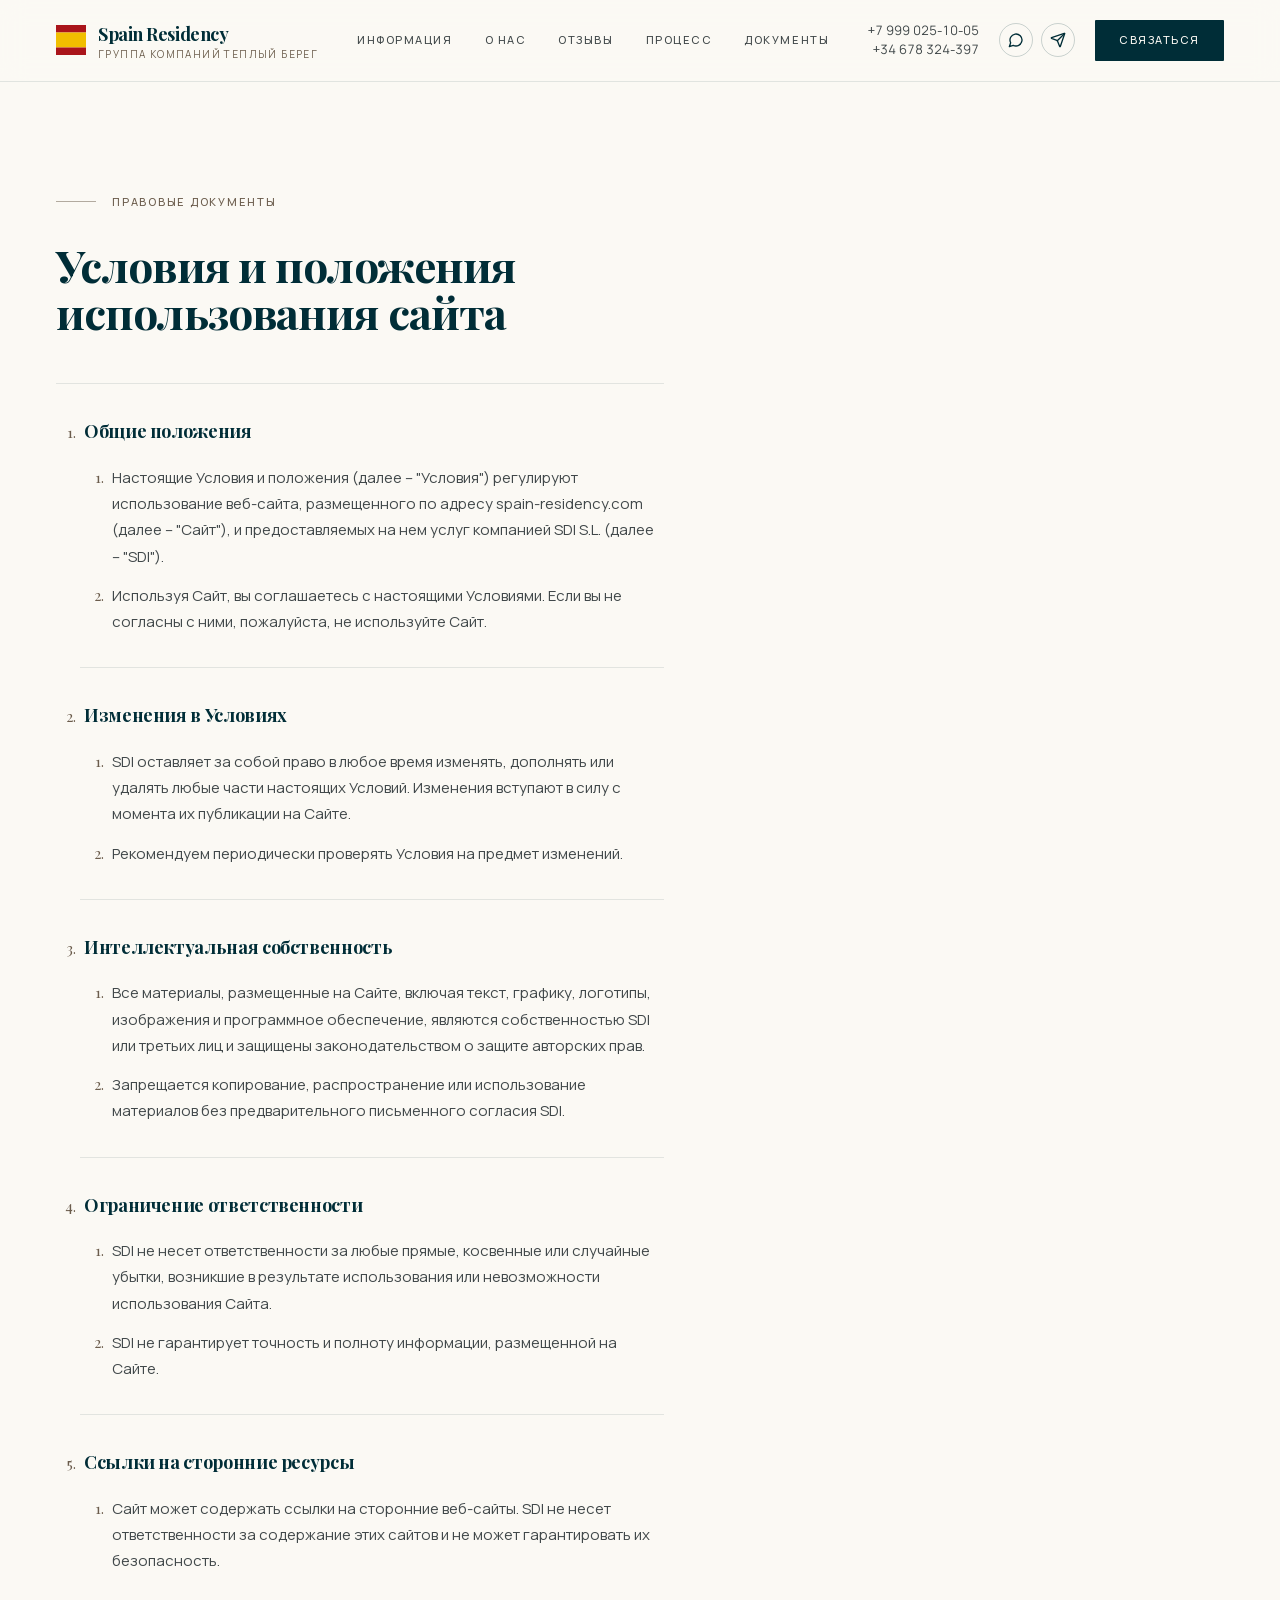
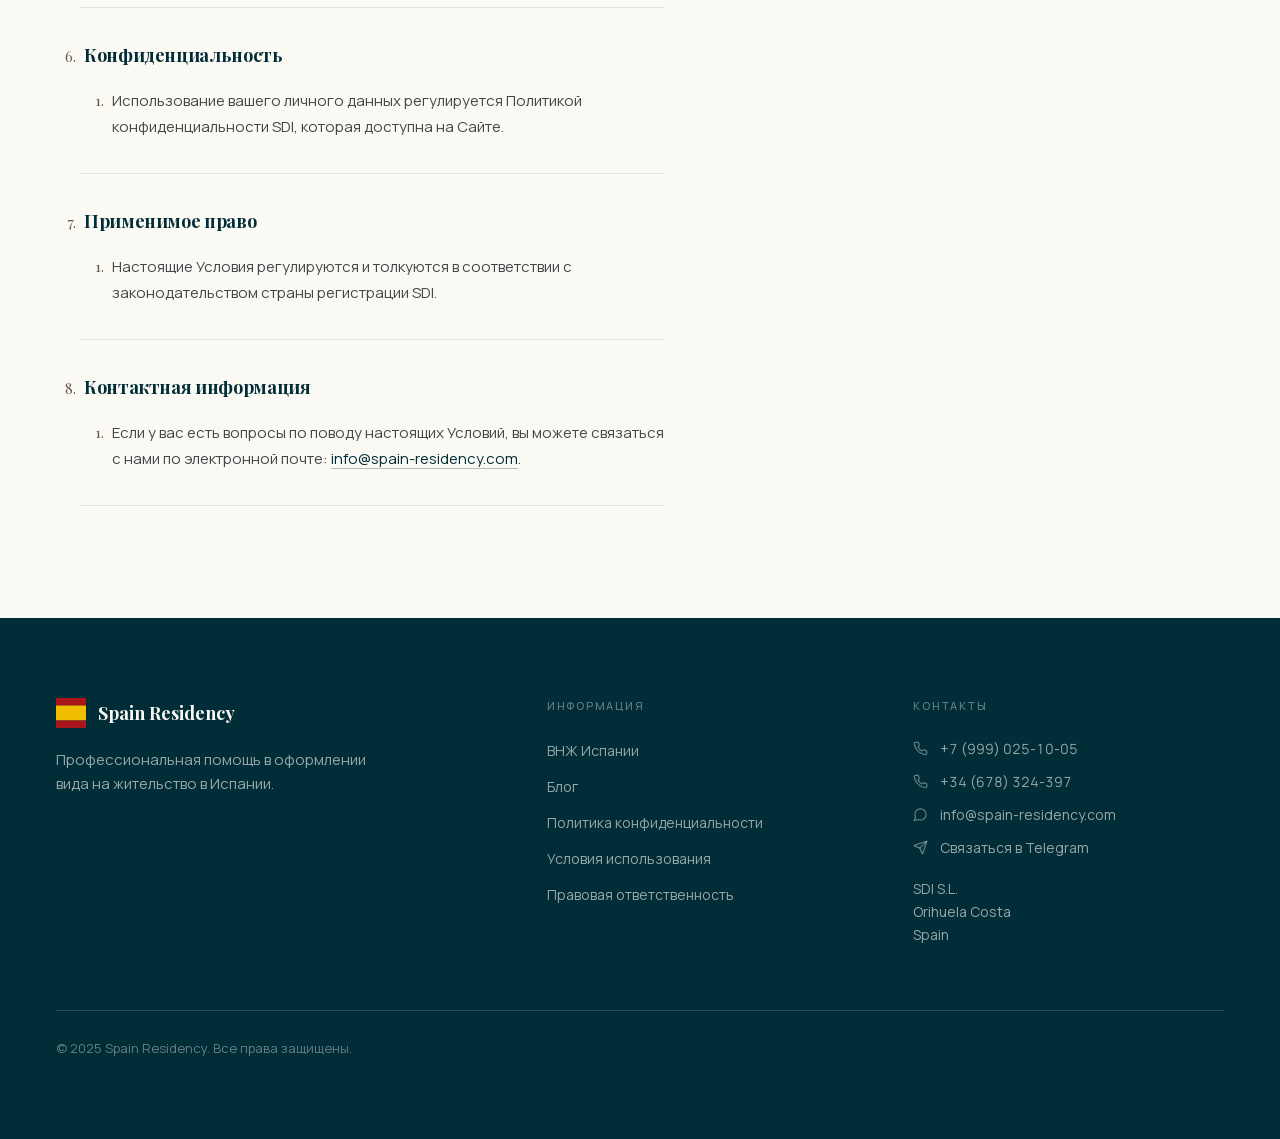
<file: conditions/index.html>
<!DOCTYPE html><html lang="ru"><head><meta charSet="utf-8"/><meta name="viewport" content="width=device-width, initial-scale=1"/><link rel="preload" href="/_next/static/media/2a65768255d6b625-s.p.14by5b4al-y~f.woff2" as="font" crossorigin="" type="font/woff2"/><link rel="preload" href="/_next/static/media/65c558afe41e89d6-s.p.113htgw8u-emy.woff2" as="font" crossorigin="" type="font/woff2"/><link rel="preload" href="/_next/static/media/a343f882a40d2cc9-s.p.0kho-wj7-y-w1.woff2" as="font" crossorigin="" type="font/woff2"/><link rel="preload" href="/_next/static/media/d3fe2f289711ac3f-s.p.0i6ci0u~g4zml.woff2" as="font" crossorigin="" type="font/woff2"/><link rel="stylesheet" href="/_next/static/chunks/0-cjsiod3ctgw.css" data-precedence="next"/><link rel="preload" as="script" fetchPriority="low" href="/_next/static/chunks/10uamwx-eibzk.js"/><script src="/_next/static/chunks/0x55qblhjhuf9.js" async=""></script><script src="/_next/static/chunks/0gkc92rez926_.js" async=""></script><script src="/_next/static/chunks/0k3g3vk-vcpit.js" async=""></script><script src="/_next/static/chunks/13ydbzavw.t5l.js" async=""></script><script src="/_next/static/chunks/turbopack-05rvbj143hno1.js" async=""></script><script src="/_next/static/chunks/1322s96iy7ay7.js" async=""></script><script src="/_next/static/chunks/0yfxm24y-daty.js" async=""></script><script src="/_next/static/chunks/0ap~a_axd-snj.js" async=""></script><script src="/_next/static/chunks/0oh75ve7kucd1.js" async=""></script><script src="/_next/static/chunks/12vatmwew6z4l.js" async=""></script><meta name="next-size-adjust" content=""/><title>Условия использования | ВНЖ Испании</title><meta name="description" content="Условия и положения использования сайта spain-residency.com. Услуги SDI S.L. по оформлению ВНЖ Испании."/><meta name="author" content="SDI S.L."/><meta name="keywords" content="ВНЖ Испании,вид на жительство Испания,резиденция Испания,ВНЖ Испании паспорт,оформить ВНЖ Испания,ВНЖ Испании россиянам,ВНЖ Испании казахстанцам,SDI SL,испанское резидентство,TIE Испания"/><meta name="robots" content="index, follow"/><meta name="telegram:channel" content="@OlegMikhalchenko"/><link rel="canonical" href="https://spain-residency.com/conditions/"/><meta property="og:title" content="Условия использования | ВНЖ Испании"/><meta property="og:description" content="Условия и положения использования сайта spain-residency.com."/><meta property="og:url" content="https://spain-residency.com/conditions/"/><meta property="og:site_name" content="ВНЖ Испании — SDI S.L."/><meta property="og:locale" content="ru_RU"/><meta property="og:image" content="https://spain-residency.com/images/og-image.jpg"/><meta property="og:image:type" content="image/jpeg"/><meta property="og:image:width" content="1200"/><meta property="og:image:height" content="630"/><meta property="og:image:alt" content="ВНЖ Испании — SDI S.L."/><meta property="og:type" content="website"/><meta name="twitter:card" content="summary_large_image"/><meta name="twitter:title" content="Условия использования | ВНЖ Испании"/><meta name="twitter:description" content="Условия и положения использования сайта spain-residency.com."/><meta name="twitter:image" content="https://spain-residency.com/images/og-image.jpg"/><link rel="icon" href="/favicon.svg" type="image/svg+xml"/><script src="/_next/static/chunks/03~yq9q893hmn.js" noModule=""></script></head><body class="manrope_7f7f2741-module__GzzlXW__variable playfair_display_8ed949ef-module__Rckp8a__variable font-sans"><div hidden=""><!--$--><!--/$--></div><!--$?--><template id="B:0"></template><!--/$--><!--$!--><template data-dgst="BAILOUT_TO_CLIENT_SIDE_RENDERING"></template><!--/$--><!--$!--><template data-dgst="BAILOUT_TO_CLIENT_SIDE_RENDERING"></template><!--/$--><div class="min-h-screen bg-brand-cream"><header class="sticky top-0 z-40 border-b border-brand-ink/10 bg-brand-cream/85 backdrop-blur-md"><div class="container-editorial flex items-center justify-between gap-6 py-5"><a class="flex min-w-0 items-center gap-3" href="/"><img alt="" loading="lazy" width="30" height="30" decoding="async" data-nimg="1" class="shrink-0 object-contain" style="color:transparent" src="/favicon.svg"/><span class="hidden min-w-0 leading-tight sm:block"><span class="block truncate font-display text-lg font-bold tracking-tight text-brand-ink">Spain Residency</span><span class="block truncate text-[10px] uppercase tracking-[0.14em] text-brand-taupe lg:hidden xl:block">группа компаний Теплый Берег</span></span></a><nav class="hidden items-center gap-8 lg:flex"><a href="#services" class="text-[11px] font-medium uppercase tracking-[0.14em] text-brand-slate transition-colors hover:text-brand-ink">Информация</a><a href="#about" class="text-[11px] font-medium uppercase tracking-[0.14em] text-brand-slate transition-colors hover:text-brand-ink">О нас</a><a href="#testimonials" class="text-[11px] font-medium uppercase tracking-[0.14em] text-brand-slate transition-colors hover:text-brand-ink">Отзывы</a><a href="#process" class="text-[11px] font-medium uppercase tracking-[0.14em] text-brand-slate transition-colors hover:text-brand-ink">Процесс</a><a href="#documents" class="text-[11px] font-medium uppercase tracking-[0.14em] text-brand-slate transition-colors hover:text-brand-ink">Документы</a></nav><div class="flex flex-none items-center gap-5"><div class="hidden text-right xl:block"><a href="https://wa.me/79990251005" target="_blank" rel="noopener noreferrer" class="block text-[13px] tabular-nums text-brand-slate transition-colors hover:text-brand-ink">+7 999 025-10-05</a><a href="https://wa.me/34678324397" target="_blank" rel="noopener noreferrer" class="block text-[13px] tabular-nums text-brand-slate transition-colors hover:text-brand-ink">+34 678 324-397</a></div><div class="flex items-center gap-2"><a href="https://wa.me/34678324397" target="_blank" rel="noopener noreferrer" aria-label="Написать в WhatsApp" class="rounded-full border border-brand-ink/20 p-2 text-brand-ink transition-colors hover:border-brand-ink hover:bg-brand-ink hover:text-brand-cream"><svg xmlns="http://www.w3.org/2000/svg" width="16" height="16" viewBox="0 0 24 24" fill="none" stroke="currentColor" stroke-width="2" stroke-linecap="round" stroke-linejoin="round" class="lucide lucide-message-circle"><path d="M7.9 20A9 9 0 1 0 4 16.1L2 22Z"></path></svg></a><a target="_blank" rel="noopener noreferrer" aria-label="Написать в Telegram" class="rounded-full border border-brand-ink/20 p-2 text-brand-ink transition-colors hover:border-brand-ink hover:bg-brand-ink hover:text-brand-cream" href="https://t.me/OlegMikhalchenko"><svg xmlns="http://www.w3.org/2000/svg" width="16" height="16" viewBox="0 0 24 24" fill="none" stroke="currentColor" stroke-width="2" stroke-linecap="round" stroke-linejoin="round" class="lucide lucide-send"><path d="M14.536 21.686a.5.5 0 0 0 .937-.024l6.5-19a.496.496 0 0 0-.635-.635l-19 6.5a.5.5 0 0 0-.024.937l7.93 3.18a2 2 0 0 1 1.112 1.11z"></path><path d="m21.854 2.147-10.94 10.939"></path></svg></a></div><button class="btn-primary hidden px-6 py-3 md:inline-flex">Связаться</button></div></div></header><main class="container-editorial py-20 md:py-28"><p class="eyebrow mb-8">Правовые документы</p><h1 class="mb-12 max-w-3xl text-display-sm md:text-[2.75rem] md:leading-[1.06]">Условия и положения использования сайта</h1><ol class="max-w-measure text-[15px] leading-[1.75] text-brand-slate [&amp;_ol]:list-decimal [&amp;_ol]:pl-6 [&amp;_li]:pl-1 [&amp;_li]:marker:text-brand-taupe [&amp;_strong]:block [&amp;_strong]:font-display [&amp;_strong]:text-[1.125rem] [&amp;_strong]:font-bold [&amp;_strong]:tracking-[-0.02em] [&amp;_strong]:text-brand-ink [&amp;_a]:text-brand-ink [&amp;_a]:underline [&amp;_a]:underline-offset-4 [&amp;_a]:decoration-brand-ink/30 [&amp;_a]:transition-colors hover:[&amp;_a]:decoration-brand-ink list-decimal border-t border-brand-ink/10 pl-6 [&amp;&gt;li]:border-b [&amp;&gt;li]:border-brand-ink/10 [&amp;&gt;li]:py-8 [&amp;&gt;li]:marker:font-display [&amp;&gt;li]:marker:text-brand-ink/40"><li><strong>Общие положения</strong><ol class="mt-4 list-decimal space-y-3 pl-6"><li>Настоящие Условия и положения (далее – &quot;Условия&quot;) регулируют использование веб-сайта, размещенного по адресу spain-residency.com (далее – &quot;Сайт&quot;), и предоставляемых на нем услуг компанией SDI S.L. (далее – &quot;SDI&quot;).</li><li>Используя Сайт, вы соглашаетесь с настоящими Условиями. Если вы не согласны с ними, пожалуйста, не используйте Сайт.</li></ol></li><li><strong>Изменения в Условиях</strong><ol class="mt-4 list-decimal space-y-3 pl-6"><li>SDI оставляет за собой право в любое время изменять, дополнять или удалять любые части настоящих Условий. Изменения вступают в силу с момента их публикации на Сайте.</li><li>Рекомендуем периодически проверять Условия на предмет изменений.</li></ol></li><li><strong>Интеллектуальная собственность</strong><ol class="mt-4 list-decimal space-y-3 pl-6"><li>Все материалы, размещенные на Сайте, включая текст, графику, логотипы, изображения и программное обеспечение, являются собственностью SDI или третьих лиц и защищены законодательством о защите авторских прав.</li><li>Запрещается копирование, распространение или использование материалов без предварительного письменного согласия SDI.</li></ol></li><li><strong>Ограничение ответственности</strong><ol class="mt-4 list-decimal space-y-3 pl-6"><li>SDI не несет ответственности за любые прямые, косвенные или случайные убытки, возникшие в результате использования или невозможности использования Сайта.</li><li>SDI не гарантирует точность и полноту информации, размещенной на Сайте.</li></ol></li><li><strong>Ссылки на сторонние ресурсы</strong><ol class="mt-4 list-decimal space-y-3 pl-6"><li>Сайт может содержать ссылки на сторонние веб-сайты. SDI не несет ответственности за содержание этих сайтов и не может гарантировать их безопасность.</li></ol></li><li><strong>Конфиденциальность</strong><ol class="mt-4 list-decimal space-y-3 pl-6"><li>Использование вашего личного данных регулируется Политикой конфиденциальности SDI, которая доступна на Сайте.</li></ol></li><li><strong>Применимое право</strong><ol class="mt-4 list-decimal space-y-3 pl-6"><li>Настоящие Условия регулируются и толкуются в соответствии с законодательством страны регистрации SDI.</li></ol></li><li><strong>Контактная информация</strong><ol class="mt-4 list-decimal space-y-3 pl-6"><li>Если у вас есть вопросы по поводу настоящих Условий, вы можете связаться с нами по электронной почте: <a href="mailto:info@spain-residency.com">info@spain-residency.com</a>.</li></ol></li></ol></main><footer class="bg-brand-ink text-brand-cream" id="contacts"><div class="container-editorial py-20"><div class="grid gap-14 md:grid-cols-[1.4fr_1fr_1fr]"><div><div class="mb-5 flex items-center gap-3"><img alt="" loading="lazy" width="30" height="30" decoding="async" data-nimg="1" class="object-contain" style="color:transparent" src="/favicon.svg"/><span class="font-display text-lg font-bold text-brand-cream">Spain Residency</span></div><p class="max-w-xs text-[15px] leading-relaxed text-brand-cream/60">Профессиональная помощь в оформлении вида на жительство в Испании.</p></div><div><h3 class="eyebrow-plain mb-6 text-brand-cream/40">Информация</h3><ul class="space-y-3"><li><a href="#services" class="text-[14px] text-brand-cream/60 transition-colors hover:text-brand-cream">ВНЖ Испании</a></li><li><a class="text-[14px] text-brand-cream/60 transition-colors hover:text-brand-cream" href="/blog/">Блог</a></li><li><a href="/privacy" class="text-[14px] text-brand-cream/60 transition-colors hover:text-brand-cream">Политика конфиденциальности</a></li><li><a href="/conditions" class="text-[14px] text-brand-cream/60 transition-colors hover:text-brand-cream">Условия использования</a></li><li><a href="/legal-information" class="text-[14px] text-brand-cream/60 transition-colors hover:text-brand-cream">Правовая ответственность</a></li></ul></div><div><h3 class="eyebrow-plain mb-6 text-brand-cream/40">Контакты</h3><ul class="space-y-3 text-[14px] text-brand-cream/60"><li class="flex items-center gap-3"><svg xmlns="http://www.w3.org/2000/svg" width="15" height="15" viewBox="0 0 24 24" fill="none" stroke="currentColor" stroke-width="2" stroke-linecap="round" stroke-linejoin="round" class="lucide lucide-phone flex-none text-brand-cream/40"><path d="M22 16.92v3a2 2 0 0 1-2.18 2 19.79 19.79 0 0 1-8.63-3.07 19.5 19.5 0 0 1-6-6 19.79 19.79 0 0 1-3.07-8.67A2 2 0 0 1 4.11 2h3a2 2 0 0 1 2 1.72 12.84 12.84 0 0 0 .7 2.81 2 2 0 0 1-.45 2.11L8.09 9.91a16 16 0 0 0 6 6l1.27-1.27a2 2 0 0 1 2.11-.45 12.84 12.84 0 0 0 2.81.7A2 2 0 0 1 22 16.92z"></path></svg><span class="tabular-nums">+7 (999) 025-10-05</span></li><li class="flex items-center gap-3"><svg xmlns="http://www.w3.org/2000/svg" width="15" height="15" viewBox="0 0 24 24" fill="none" stroke="currentColor" stroke-width="2" stroke-linecap="round" stroke-linejoin="round" class="lucide lucide-phone flex-none text-brand-cream/40"><path d="M22 16.92v3a2 2 0 0 1-2.18 2 19.79 19.79 0 0 1-8.63-3.07 19.5 19.5 0 0 1-6-6 19.79 19.79 0 0 1-3.07-8.67A2 2 0 0 1 4.11 2h3a2 2 0 0 1 2 1.72 12.84 12.84 0 0 0 .7 2.81 2 2 0 0 1-.45 2.11L8.09 9.91a16 16 0 0 0 6 6l1.27-1.27a2 2 0 0 1 2.11-.45 12.84 12.84 0 0 0 2.81.7A2 2 0 0 1 22 16.92z"></path></svg><span class="tabular-nums">+34 (678) 324-397</span></li><li class="flex items-center gap-3"><svg xmlns="http://www.w3.org/2000/svg" width="15" height="15" viewBox="0 0 24 24" fill="none" stroke="currentColor" stroke-width="2" stroke-linecap="round" stroke-linejoin="round" class="lucide lucide-message-circle flex-none text-brand-cream/40"><path d="M7.9 20A9 9 0 1 0 4 16.1L2 22Z"></path></svg><span>info@spain-residency.com</span></li><li class="flex items-center gap-3"><svg xmlns="http://www.w3.org/2000/svg" width="15" height="15" viewBox="0 0 24 24" fill="none" stroke="currentColor" stroke-width="2" stroke-linecap="round" stroke-linejoin="round" class="lucide lucide-send flex-none text-brand-cream/40"><path d="M14.536 21.686a.5.5 0 0 0 .937-.024l6.5-19a.496.496 0 0 0-.635-.635l-19 6.5a.5.5 0 0 0-.024.937l7.93 3.18a2 2 0 0 1 1.112 1.11z"></path><path d="m21.854 2.147-10.94 10.939"></path></svg><a target="_blank" rel="noopener noreferrer" class="text-[14px] text-brand-cream/60 transition-colors hover:text-brand-cream" href="https://t.me/OlegMikhalchenko">Связаться в Telegram</a></li><li class="pt-2 leading-relaxed"><address class="not-italic">SDI S.L.</address><address class="not-italic">Orihuela Costa</address><address class="not-italic">Spain</address></li></ul></div></div><div class="mt-16 border-t border-brand-cream/15 pt-7 text-[13px] text-brand-cream/40">© 2025 Spain Residency. Все права защищены.</div></div></footer><!--$--><!--/$--></div><!--$--><!--/$--><script type="application/ld+json">{"@context":"https://schema.org","@type":"Organization","name":"SDI S.L.","alternateName":"ВНЖ Испании","url":"https://spain-residency.com","logo":"https://spain-residency.com/favicon.svg","image":"https://spain-residency.com/images/banner.jpg","email":"info@spain-residency.com","telephone":"+34678324397","sameAs":["https://t.me/OlegMikhalchenko"]}</script><script type="application/ld+json">{"@context":"https://schema.org","@type":"LegalService","name":"SDI S.L. — ВНЖ Испании","description":"Оформление вида на жительство в Испании за 20 рабочих дней. Нужен только паспорт.","url":"https://spain-residency.com","telephone":"+34678324397","email":"info@spain-residency.com","address":{"@type":"PostalAddress","addressCountry":"ES","addressLocality":"España"},"areaServed":["RU","KZ","ES"],"inLanguage":"ru","contactPoint":[{"@type":"ContactPoint","telephone":"+34678324397","contactType":"customer service","availableLanguage":["Russian"]}],"sameAs":["https://t.me/OlegMikhalchenko"]}</script><script>requestAnimationFrame(function(){$RT=performance.now()});</script><script src="/_next/static/chunks/10uamwx-eibzk.js" id="_R_" async=""></script><div hidden id="S:0"><script>(self.__next_s=self.__next_s||[]).push([0,{"children":"\n            (function(m,e,t,r,i,k,a){m[i]=m[i]||function(){(m[i].a=m[i].a||[]).push(arguments)};\n            m[i].l=1*new Date();\n            for (var j = 0; j < document.scripts.length; j++) {if (document.scripts[j].src === r) { return; }}\n            k=e.createElement(t),a=e.getElementsByTagName(t)[0],k.async=1,k.src=r,a.parentNode.insertBefore(k,a)})\n            (window, document, \"script\", \"https://mc.yandex.ru/metrika/tag.js\", \"ym\");\n \n            ym(101273049, \"init\", {\n                 clickmap:true,\n                 trackLinks:true,\n                 accurateTrackBounce:true,\n                 webvisor:true\n            });\n          ","id":"yandex-metrika"}])</script><noscript><div><img src="https://mc.yandex.ru/watch/101273049" style="position:absolute;left:-9999px" alt=""/></div></noscript></div><script>$RB=[];$RV=function(a){$RT=performance.now();for(var b=0;b<a.length;b+=2){var c=a[b],e=a[b+1];null!==e.parentNode&&e.parentNode.removeChild(e);var f=c.parentNode;if(f){var g=c.previousSibling,h=0;do{if(c&&8===c.nodeType){var d=c.data;if("/$"===d||"/&"===d)if(0===h)break;else h--;else"$"!==d&&"$?"!==d&&"$~"!==d&&"$!"!==d&&"&"!==d||h++}d=c.nextSibling;f.removeChild(c);c=d}while(c);for(;e.firstChild;)f.insertBefore(e.firstChild,c);g.data="$";g._reactRetry&&requestAnimationFrame(g._reactRetry)}}a.length=0};
$RC=function(a,b){if(b=document.getElementById(b))(a=document.getElementById(a))?(a.previousSibling.data="$~",$RB.push(a,b),2===$RB.length&&("number"!==typeof $RT?requestAnimationFrame($RV.bind(null,$RB)):(a=performance.now(),setTimeout($RV.bind(null,$RB),2300>a&&2E3<a?2300-a:$RT+300-a)))):b.parentNode.removeChild(b)};$RC("B:0","S:0")</script><script>(self.__next_f=self.__next_f||[]).push([0])</script><script>self.__next_f.push([1,"1:\"$Sreact.fragment\"\n2:\"$Sreact.suspense\"\n3:I[31612,[\"/_next/static/chunks/1322s96iy7ay7.js\"],\"default\"]\n4:I[33950,[\"/_next/static/chunks/1322s96iy7ay7.js\"],\"default\"]\n5:I[6103,[\"/_next/static/chunks/1322s96iy7ay7.js\"],\"default\"]\n6:I[67145,[\"/_next/static/chunks/0yfxm24y-daty.js\",\"/_next/static/chunks/0ap~a_axd-snj.js\"],\"default\"]\n7:I[11225,[\"/_next/static/chunks/0yfxm24y-daty.js\",\"/_next/static/chunks/0ap~a_axd-snj.js\"],\"default\"]\n9:I[78095,[\"/_next/static/chunks/0yfxm24y-daty.js\",\"/_next/static/chunks/0ap~a_axd-snj.js\"],\"ClientPageRoot\"]\na:I[62014,[\"/_next/static/chunks/1322s96iy7ay7.js\",\"/_next/static/chunks/0oh75ve7kucd1.js\",\"/_next/static/chunks/12vatmwew6z4l.js\"],\"default\"]\nd:I[28174,[\"/_next/static/chunks/0yfxm24y-daty.js\",\"/_next/static/chunks/0ap~a_axd-snj.js\"],\"OutletBoundary\"]\nf:I[28174,[\"/_next/static/chunks/0yfxm24y-daty.js\",\"/_next/static/chunks/0ap~a_axd-snj.js\"],\"ViewportBoundary\"]\n11:I[28174,[\"/_next/static/chunks/0yfxm24y-daty.js\",\"/_next/static/chunks/0ap~a_axd-snj.js\"],\"MetadataBoundary\"]\n13:I[47183,[\"/_next/static/chunks/1322s96iy7ay7.js\"],\"default\",1]\n:HL[\"/_next/static/chunks/0-cjsiod3ctgw.css\",\"style\"]\n:HL[\"/_next/static/media/2a65768255d6b625-s.p.14by5b4al-y~f.woff2\",\"font\",{\"crossOrigin\":\"\",\"type\":\"font/woff2\"}]\n:HL[\"/_next/static/media/65c558afe41e89d6-s.p.113htgw8u-emy.woff2\",\"font\",{\"crossOrigin\":\"\",\"type\":\"font/woff2\"}]\n:HL[\"/_next/static/media/a343f882a40d2cc9-s.p.0kho-wj7-y-w1.woff2\",\"font\",{\"crossOrigin\":\"\",\"type\":\"font/woff2\"}]\n:HL[\"/_next/static/media/d3fe2f289711ac3f-s.p.0i6ci0u~g4zml.woff2\",\"font\",{\"crossOrigin\":\"\",\"type\":\"font/woff2\"}]\n"])</script><script>self.__next_f.push([1,"0:{\"P\":null,\"c\":[\"\",\"conditions\",\"\"],\"q\":\"\",\"i\":false,\"f\":[[[\"\",{\"children\":[\"conditions\",{\"children\":[\"__PAGE__\",{}]}]},\"$undefined\",\"$undefined\",16],[[\"$\",\"$1\",\"c\",{\"children\":[[[\"$\",\"link\",\"0\",{\"rel\":\"stylesheet\",\"href\":\"/_next/static/chunks/0-cjsiod3ctgw.css\",\"precedence\":\"next\",\"crossOrigin\":\"$undefined\",\"nonce\":\"$undefined\"}],[\"$\",\"script\",\"script-0\",{\"src\":\"/_next/static/chunks/1322s96iy7ay7.js\",\"async\":true,\"nonce\":\"$undefined\"}]],[\"$\",\"html\",null,{\"lang\":\"ru\",\"children\":[\"$\",\"body\",null,{\"className\":\"manrope_7f7f2741-module__GzzlXW__variable playfair_display_8ed949ef-module__Rckp8a__variable font-sans\",\"children\":[[\"$\",\"$2\",null,{\"children\":[\"$\",\"$L3\",null,{}]}],[\"$\",\"$2\",null,{\"children\":[\"$\",\"$L4\",null,{}]}],[\"$\",\"$2\",null,{\"children\":[\"$\",\"$L5\",null,{}]}],[\"$\",\"$L6\",null,{\"parallelRouterKey\":\"children\",\"error\":\"$undefined\",\"errorStyles\":\"$undefined\",\"errorScripts\":\"$undefined\",\"template\":[\"$\",\"$L7\",null,{}],\"templateStyles\":\"$undefined\",\"templateScripts\":\"$undefined\",\"notFound\":[\"$L8\",[]],\"forbidden\":\"$undefined\",\"unauthorized\":\"$undefined\"}],false,[\"$\",\"script\",null,{\"type\":\"application/ld+json\",\"dangerouslySetInnerHTML\":{\"__html\":\"{\\\"@context\\\":\\\"https://schema.org\\\",\\\"@type\\\":\\\"Organization\\\",\\\"name\\\":\\\"SDI S.L.\\\",\\\"alternateName\\\":\\\"ВНЖ Испании\\\",\\\"url\\\":\\\"https://spain-residency.com\\\",\\\"logo\\\":\\\"https://spain-residency.com/favicon.svg\\\",\\\"image\\\":\\\"https://spain-residency.com/images/banner.jpg\\\",\\\"email\\\":\\\"info@spain-residency.com\\\",\\\"telephone\\\":\\\"+34678324397\\\",\\\"sameAs\\\":[\\\"https://t.me/OlegMikhalchenko\\\"]}\"}}],[\"$\",\"script\",null,{\"type\":\"application/ld+json\",\"dangerouslySetInnerHTML\":{\"__html\":\"{\\\"@context\\\":\\\"https://schema.org\\\",\\\"@type\\\":\\\"LegalService\\\",\\\"name\\\":\\\"SDI S.L. — ВНЖ Испании\\\",\\\"description\\\":\\\"Оформление вида на жительство в Испании за 20 рабочих дней. Нужен только паспорт.\\\",\\\"url\\\":\\\"https://spain-residency.com\\\",\\\"telephone\\\":\\\"+34678324397\\\",\\\"email\\\":\\\"info@spain-residency.com\\\",\\\"address\\\":{\\\"@type\\\":\\\"PostalAddress\\\",\\\"addressCountry\\\":\\\"ES\\\",\\\"addressLocality\\\":\\\"España\\\"},\\\"areaServed\\\":[\\\"RU\\\",\\\"KZ\\\",\\\"ES\\\"],\\\"inLanguage\\\":\\\"ru\\\",\\\"contactPoint\\\":[{\\\"@type\\\":\\\"ContactPoint\\\",\\\"telephone\\\":\\\"+34678324397\\\",\\\"contactType\\\":\\\"customer service\\\",\\\"availableLanguage\\\":[\\\"Russian\\\"]}],\\\"sameAs\\\":[\\\"https://t.me/OlegMikhalchenko\\\"]}\"}}]]}]}]]}],{\"children\":[[\"$\",\"$1\",\"c\",{\"children\":[null,[\"$\",\"$L6\",null,{\"parallelRouterKey\":\"children\",\"error\":\"$undefined\",\"errorStyles\":\"$undefined\",\"errorScripts\":\"$undefined\",\"template\":[\"$\",\"$L7\",null,{}],\"templateStyles\":\"$undefined\",\"templateScripts\":\"$undefined\",\"notFound\":\"$undefined\",\"forbidden\":\"$undefined\",\"unauthorized\":\"$undefined\"}]]}],{\"children\":[[\"$\",\"$1\",\"c\",{\"children\":[[\"$\",\"$L9\",null,{\"Component\":\"$a\",\"serverProvidedParams\":{\"searchParams\":{},\"params\":{},\"promises\":[\"$@b\",\"$@c\"]}}],[[\"$\",\"script\",\"script-0\",{\"src\":\"/_next/static/chunks/0oh75ve7kucd1.js\",\"async\":true,\"nonce\":\"$undefined\"}],[\"$\",\"script\",\"script-1\",{\"src\":\"/_next/static/chunks/12vatmwew6z4l.js\",\"async\":true,\"nonce\":\"$undefined\"}]],[\"$\",\"$Ld\",null,{\"children\":[\"$\",\"$2\",null,{\"name\":\"Next.MetadataOutlet\",\"children\":\"$@e\"}]}]]}],{},null,false,null]},null,false,null]},null,false,null],[\"$\",\"$1\",\"h\",{\"children\":[null,[\"$\",\"$Lf\",null,{\"children\":\"$L10\"}],[\"$\",\"div\",null,{\"hidden\":true,\"children\":[\"$\",\"$L11\",null,{\"children\":[\"$\",\"$2\",null,{\"name\":\"Next.Metadata\",\"children\":\"$L12\"}]}]}],[\"$\",\"meta\",null,{\"name\":\"next-size-adjust\",\"content\":\"\"}]]}],false]],\"m\":\"$undefined\",\"G\":[\"$13\",[[\"$\",\"link\",\"0\",{\"rel\":\"stylesheet\",\"href\":\"/_next/static/chunks/0-cjsiod3ctgw.css\",\"precedence\":\"next\",\"crossOrigin\":\"$undefined\",\"nonce\":\"$undefined\"}]]],\"S\":true,\"h\":null,\"s\":\"$undefined\",\"l\":\"$undefined\",\"p\":\"$undefined\",\"d\":\"$undefined\",\"b\":\"--SPp6kjlZjDHfe0EkBo8\"}\n"])</script><script>self.__next_f.push([1,"8:E{\"digest\":\"NEXT_REDIRECT;replace;/;307;\"}\n"])</script><script>self.__next_f.push([1,"b:{}\nc:\"$0:f:0:1:1:children:1:children:0:props:children:0:props:serverProvidedParams:params\"\n"])</script><script>self.__next_f.push([1,"10:[[\"$\",\"meta\",\"0\",{\"charSet\":\"utf-8\"}],[\"$\",\"meta\",\"1\",{\"name\":\"viewport\",\"content\":\"width=device-width, initial-scale=1\"}]]\n"])</script><script>self.__next_f.push([1,"14:I[36864,[\"/_next/static/chunks/0yfxm24y-daty.js\",\"/_next/static/chunks/0ap~a_axd-snj.js\"],\"IconMark\"]\ne:null\n"])</script><script>self.__next_f.push([1,"12:[[\"$\",\"title\",\"0\",{\"children\":\"Условия использования | ВНЖ Испании\"}],[\"$\",\"meta\",\"1\",{\"name\":\"description\",\"content\":\"Условия и положения использования сайта spain-residency.com. Услуги SDI S.L. по оформлению ВНЖ Испании.\"}],[\"$\",\"meta\",\"2\",{\"name\":\"author\",\"content\":\"SDI S.L.\"}],[\"$\",\"meta\",\"3\",{\"name\":\"keywords\",\"content\":\"ВНЖ Испании,вид на жительство Испания,резиденция Испания,ВНЖ Испании паспорт,оформить ВНЖ Испания,ВНЖ Испании россиянам,ВНЖ Испании казахстанцам,SDI SL,испанское резидентство,TIE Испания\"}],[\"$\",\"meta\",\"4\",{\"name\":\"robots\",\"content\":\"index, follow\"}],[\"$\",\"meta\",\"5\",{\"name\":\"telegram:channel\",\"content\":\"@OlegMikhalchenko\"}],[\"$\",\"link\",\"6\",{\"rel\":\"canonical\",\"href\":\"https://spain-residency.com/conditions/\"}],[\"$\",\"meta\",\"7\",{\"property\":\"og:title\",\"content\":\"Условия использования | ВНЖ Испании\"}],[\"$\",\"meta\",\"8\",{\"property\":\"og:description\",\"content\":\"Условия и положения использования сайта spain-residency.com.\"}],[\"$\",\"meta\",\"9\",{\"property\":\"og:url\",\"content\":\"https://spain-residency.com/conditions/\"}],[\"$\",\"meta\",\"10\",{\"property\":\"og:site_name\",\"content\":\"ВНЖ Испании — SDI S.L.\"}],[\"$\",\"meta\",\"11\",{\"property\":\"og:locale\",\"content\":\"ru_RU\"}],[\"$\",\"meta\",\"12\",{\"property\":\"og:image\",\"content\":\"https://spain-residency.com/images/og-image.jpg\"}],[\"$\",\"meta\",\"13\",{\"property\":\"og:image:type\",\"content\":\"image/jpeg\"}],[\"$\",\"meta\",\"14\",{\"property\":\"og:image:width\",\"content\":\"1200\"}],[\"$\",\"meta\",\"15\",{\"property\":\"og:image:height\",\"content\":\"630\"}],[\"$\",\"meta\",\"16\",{\"property\":\"og:image:alt\",\"content\":\"ВНЖ Испании — SDI S.L.\"}],[\"$\",\"meta\",\"17\",{\"property\":\"og:type\",\"content\":\"website\"}],[\"$\",\"meta\",\"18\",{\"name\":\"twitter:card\",\"content\":\"summary_large_image\"}],[\"$\",\"meta\",\"19\",{\"name\":\"twitter:title\",\"content\":\"Условия использования | ВНЖ Испании\"}],[\"$\",\"meta\",\"20\",{\"name\":\"twitter:description\",\"content\":\"Условия и положения использования сайта spain-residency.com.\"}],[\"$\",\"meta\",\"21\",{\"name\":\"twitter:image\",\"content\":\"https://spain-residency.com/images/og-image.jpg\"}],[\"$\",\"link\",\"22\",{\"rel\":\"icon\",\"href\":\"/favicon.svg\",\"type\":\"image/svg+xml\"}],[\"$\",\"$L14\",\"23\",{}]]\n"])</script></body></html>
</file>
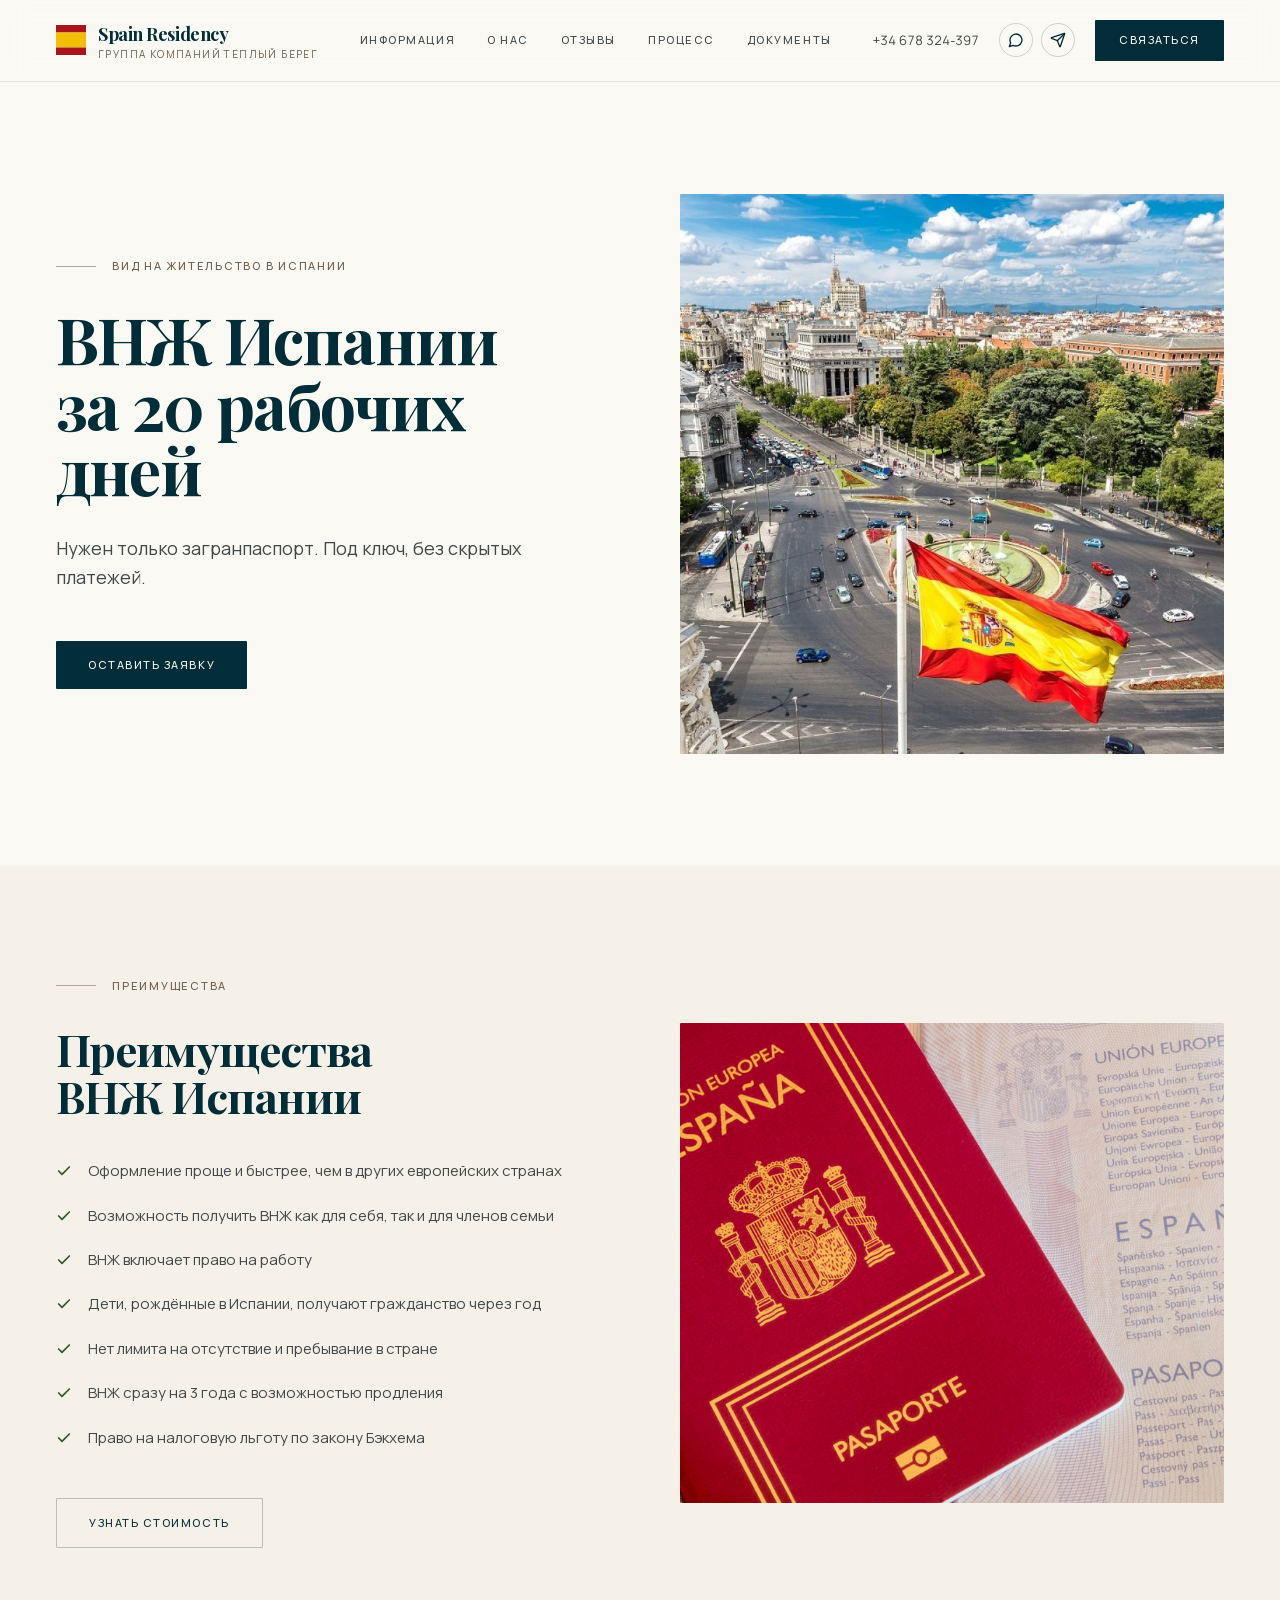
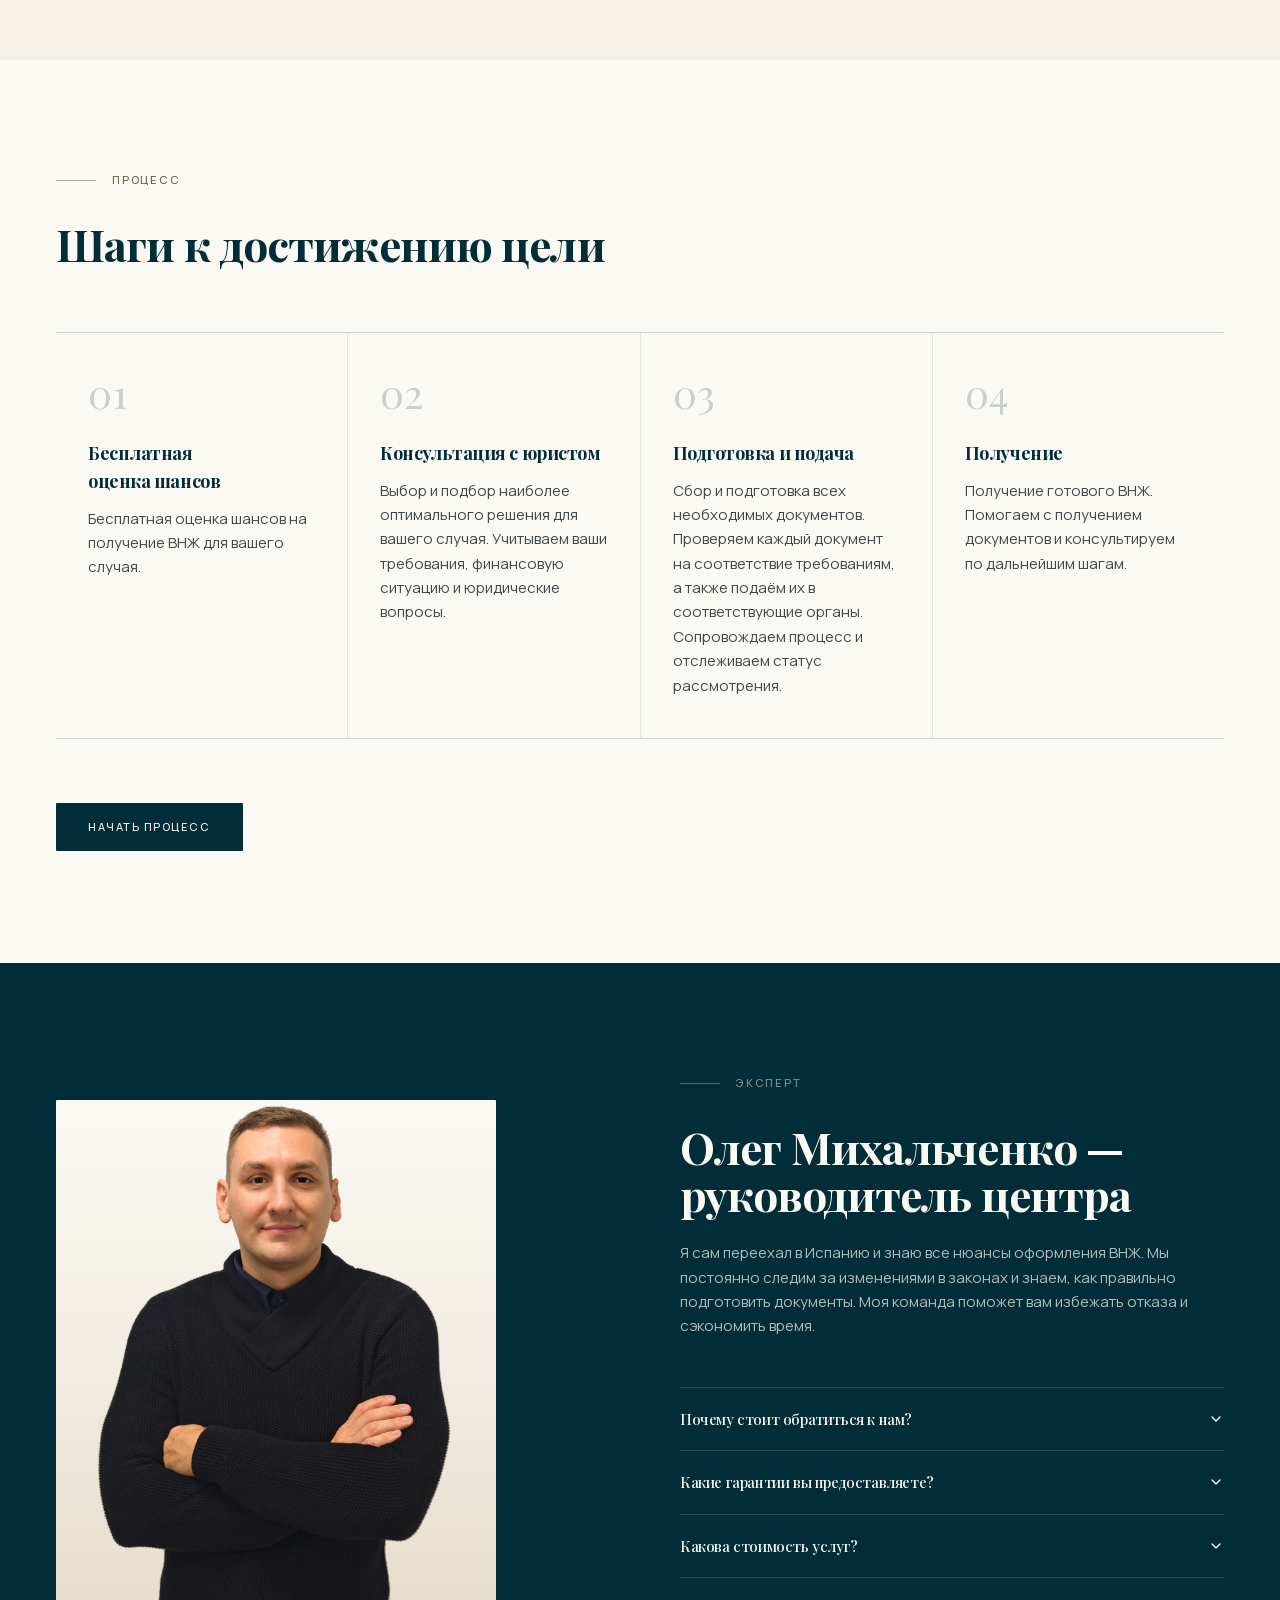
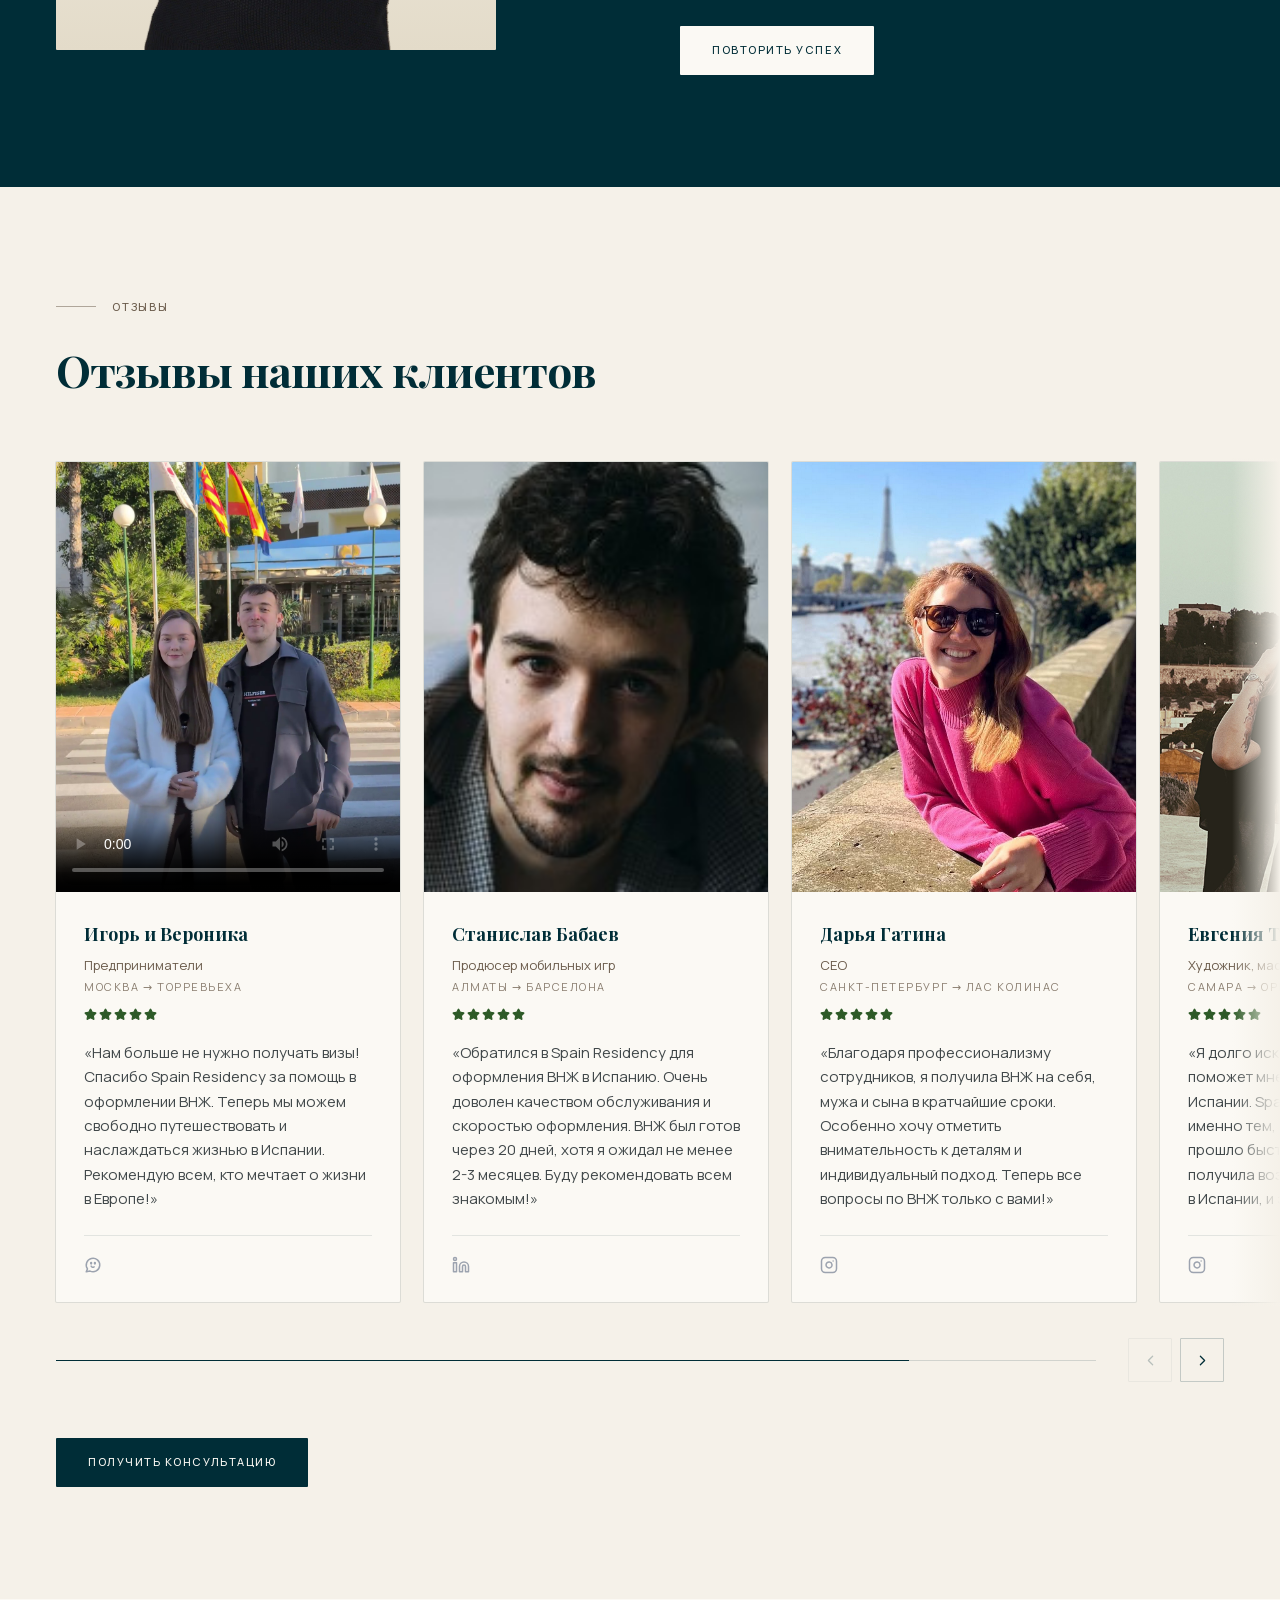
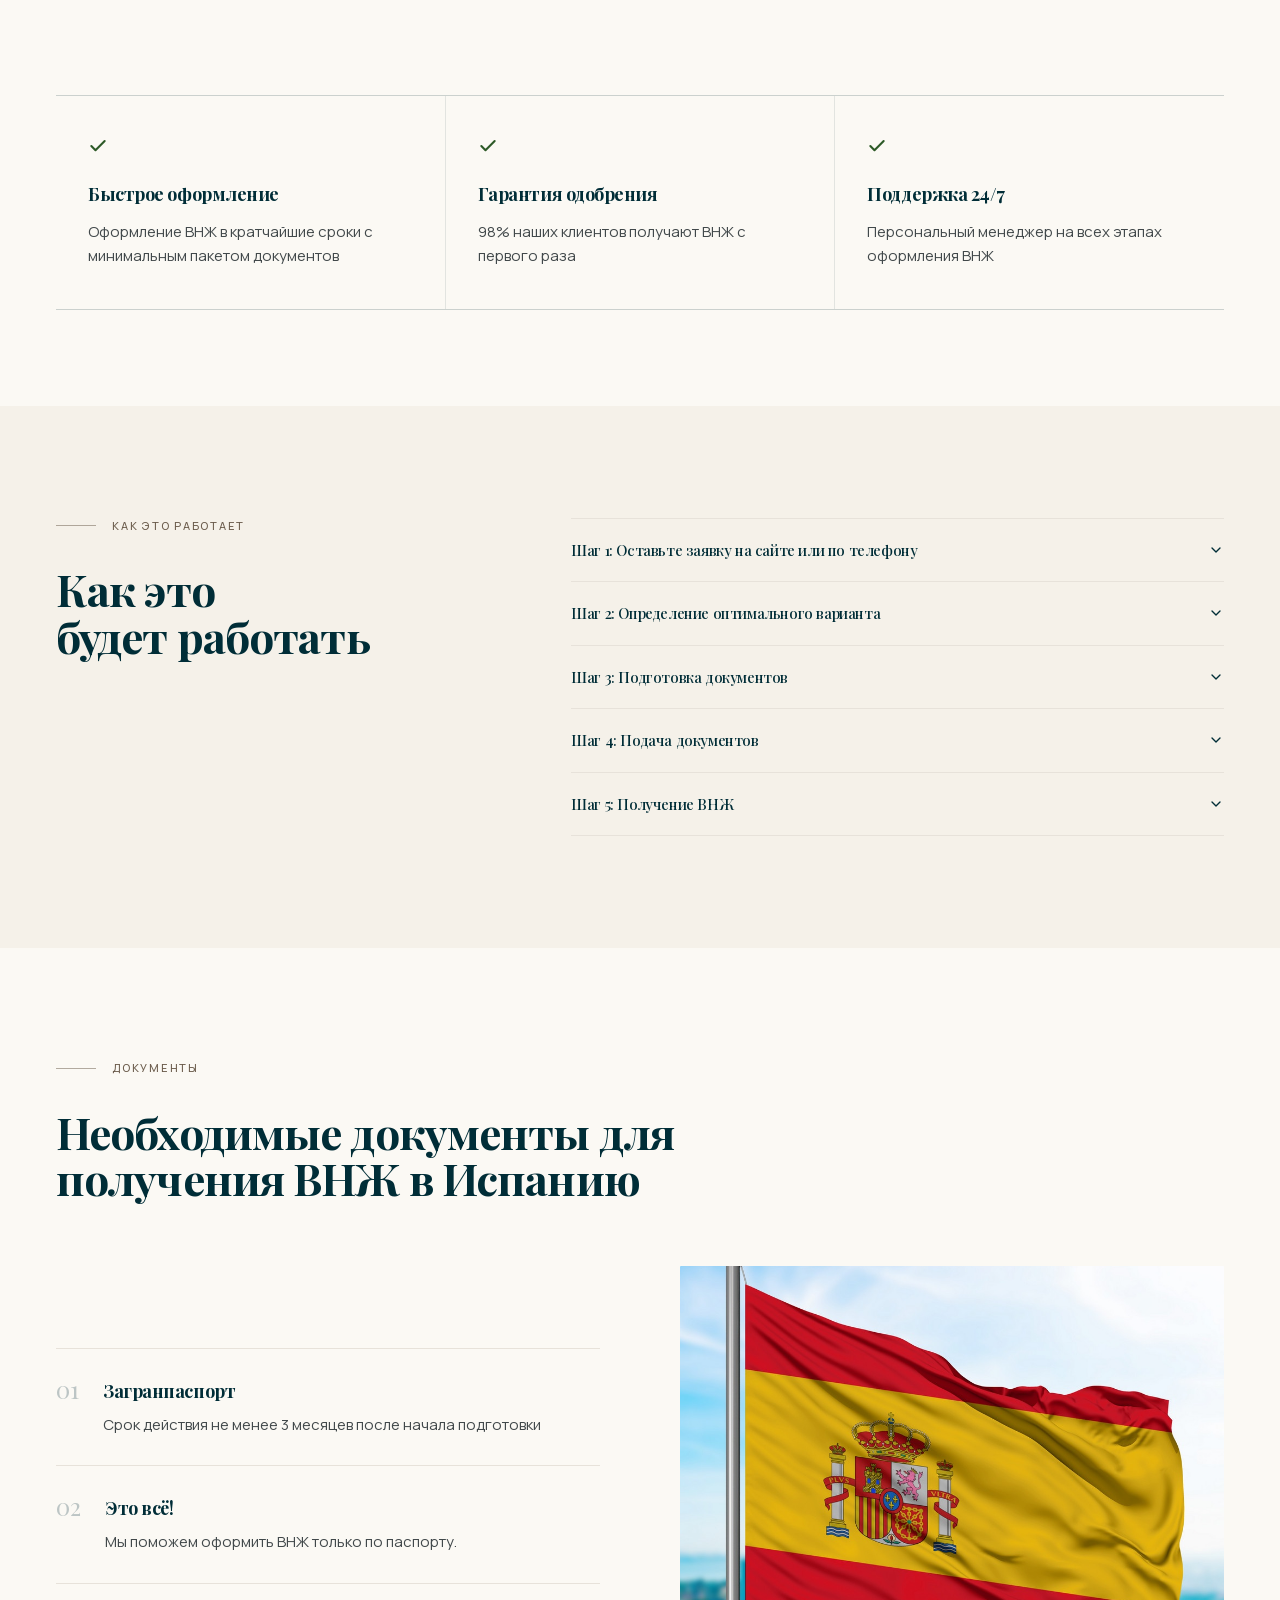
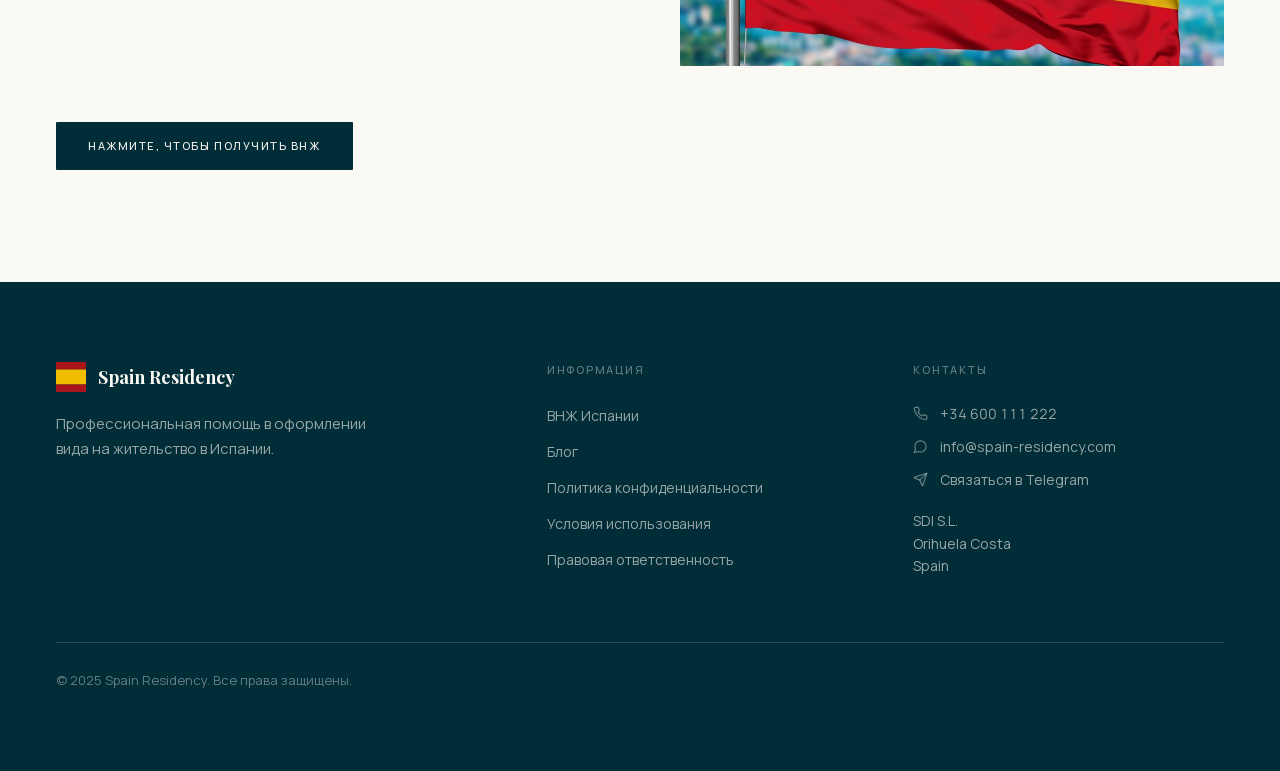
<file: kazakhstan/index.html>
<!DOCTYPE html><html lang="ru"><head><meta charSet="utf-8"/><meta name="viewport" content="width=device-width, initial-scale=1"/><link rel="preload" href="/_next/static/media/2a65768255d6b625-s.p.14by5b4al-y~f.woff2" as="font" crossorigin="" type="font/woff2"/><link rel="preload" href="/_next/static/media/65c558afe41e89d6-s.p.113htgw8u-emy.woff2" as="font" crossorigin="" type="font/woff2"/><link rel="preload" href="/_next/static/media/a343f882a40d2cc9-s.p.0kho-wj7-y-w1.woff2" as="font" crossorigin="" type="font/woff2"/><link rel="preload" href="/_next/static/media/d3fe2f289711ac3f-s.p.0i6ci0u~g4zml.woff2" as="font" crossorigin="" type="font/woff2"/><link rel="preload" as="image" href="/images/banner.jpg"/><link rel="stylesheet" href="/_next/static/chunks/0-cjsiod3ctgw.css" data-precedence="next"/><link rel="preload" as="script" fetchPriority="low" href="/_next/static/chunks/10uamwx-eibzk.js"/><script src="/_next/static/chunks/0x55qblhjhuf9.js" async=""></script><script src="/_next/static/chunks/0gkc92rez926_.js" async=""></script><script src="/_next/static/chunks/0k3g3vk-vcpit.js" async=""></script><script src="/_next/static/chunks/13ydbzavw.t5l.js" async=""></script><script src="/_next/static/chunks/turbopack-05rvbj143hno1.js" async=""></script><script src="/_next/static/chunks/1322s96iy7ay7.js" async=""></script><script src="/_next/static/chunks/0yfxm24y-daty.js" async=""></script><script src="/_next/static/chunks/0ap~a_axd-snj.js" async=""></script><script src="/_next/static/chunks/11.fkcwvd17q3.js" async=""></script><script src="/_next/static/chunks/0_sw.5ubym~wn.js" async=""></script><script src="/_next/static/chunks/0p72bdqza8lw5.js" async=""></script><meta name="next-size-adjust" content=""/><title>ВНЖ Испании для граждан Казахстана — за 20 рабочих дней | ВНЖ Испании</title><meta name="description" content="Оформим вид на жительство в Испании для граждан Казахстана за 20 рабочих дней. Нужен только паспорт. Бесплатная консультация."/><meta name="author" content="SDI S.L."/><meta name="keywords" content="ВНЖ Испании казахстанцам,ВНЖ Испании из Казахстана,резиденция Испания Казахстан,вид на жительство Испания Казахстан,TIE Испания казахстанцы"/><meta name="robots" content="index, follow"/><meta name="telegram:channel" content="@OlegMikhalchenko"/><link rel="canonical" href="https://spain-residency.com/kazakhstan/"/><meta property="og:title" content="ВНЖ Испании для граждан Казахстана — за 20 рабочих дней"/><meta property="og:description" content="Оформим вид на жительство в Испании для граждан Казахстана за 20 рабочих дней. Нужен только паспорт."/><meta property="og:url" content="https://spain-residency.com/kazakhstan/"/><meta property="og:image" content="https://spain-residency.com/images/og-image.jpg"/><meta property="og:image:width" content="1200"/><meta property="og:image:height" content="630"/><meta property="og:image:alt" content="ВНЖ Испании для граждан Казахстана"/><meta name="twitter:card" content="summary_large_image"/><meta name="twitter:title" content="ВНЖ Испании для граждан Казахстана — за 20 рабочих дней"/><meta name="twitter:description" content="Оформим вид на жительство в Испании для граждан Казахстана за 20 рабочих дней. Нужен только паспорт."/><meta name="twitter:image" content="https://spain-residency.com/images/og-image.jpg"/><link rel="icon" href="/favicon.svg" type="image/svg+xml"/><script src="/_next/static/chunks/03~yq9q893hmn.js" noModule=""></script></head><body class="manrope_7f7f2741-module__GzzlXW__variable playfair_display_8ed949ef-module__Rckp8a__variable font-sans"><div hidden=""><!--$--><!--/$--></div><!--$?--><template id="B:0"></template><!--/$--><!--$!--><template data-dgst="BAILOUT_TO_CLIENT_SIDE_RENDERING"></template><!--/$--><!--$!--><template data-dgst="BAILOUT_TO_CLIENT_SIDE_RENDERING"></template><!--/$--><div class="min-h-screen bg-brand-cream"><header class="sticky top-0 z-40 border-b border-brand-ink/10 bg-brand-cream/85 backdrop-blur-md"><div class="container-editorial flex items-center justify-between gap-6 py-5"><a class="flex min-w-0 items-center gap-3" href="/"><img alt="" loading="lazy" width="30" height="30" decoding="async" data-nimg="1" class="shrink-0 object-contain" style="color:transparent" src="/favicon.svg"/><span class="hidden min-w-0 leading-tight sm:block"><span class="block truncate font-display text-lg font-bold tracking-tight text-brand-ink">Spain Residency</span><span class="block truncate text-[10px] uppercase tracking-[0.14em] text-brand-taupe lg:hidden xl:block">группа компаний Теплый Берег</span></span></a><nav class="hidden items-center gap-8 lg:flex"><a href="#services" class="text-[11px] font-medium uppercase tracking-[0.14em] text-brand-slate transition-colors hover:text-brand-ink">Информация</a><a href="#about" class="text-[11px] font-medium uppercase tracking-[0.14em] text-brand-slate transition-colors hover:text-brand-ink">О нас</a><a href="#testimonials" class="text-[11px] font-medium uppercase tracking-[0.14em] text-brand-slate transition-colors hover:text-brand-ink">Отзывы</a><a href="#process" class="text-[11px] font-medium uppercase tracking-[0.14em] text-brand-slate transition-colors hover:text-brand-ink">Процесс</a><a href="#documents" class="text-[11px] font-medium uppercase tracking-[0.14em] text-brand-slate transition-colors hover:text-brand-ink">Документы</a></nav><div class="flex flex-none items-center gap-5"><div class="hidden text-right xl:block"><a href="https://wa.me/34678324397" target="_blank" rel="noopener noreferrer" class="block text-[13px] tabular-nums text-brand-slate transition-colors hover:text-brand-ink">+34 678 324-397</a></div><div class="flex items-center gap-2"><a href="https://wa.me/34678324397" target="_blank" rel="noopener noreferrer" aria-label="Написать в WhatsApp" class="rounded-full border border-brand-ink/20 p-2 text-brand-ink transition-colors hover:border-brand-ink hover:bg-brand-ink hover:text-brand-cream"><svg xmlns="http://www.w3.org/2000/svg" width="16" height="16" viewBox="0 0 24 24" fill="none" stroke="currentColor" stroke-width="2" stroke-linecap="round" stroke-linejoin="round" class="lucide lucide-message-circle"><path d="M7.9 20A9 9 0 1 0 4 16.1L2 22Z"></path></svg></a><a target="_blank" rel="noopener noreferrer" aria-label="Написать в Telegram" class="rounded-full border border-brand-ink/20 p-2 text-brand-ink transition-colors hover:border-brand-ink hover:bg-brand-ink hover:text-brand-cream" href="https://t.me/OlegMikhalchenko"><svg xmlns="http://www.w3.org/2000/svg" width="16" height="16" viewBox="0 0 24 24" fill="none" stroke="currentColor" stroke-width="2" stroke-linecap="round" stroke-linejoin="round" class="lucide lucide-send"><path d="M14.536 21.686a.5.5 0 0 0 .937-.024l6.5-19a.496.496 0 0 0-.635-.635l-19 6.5a.5.5 0 0 0-.024.937l7.93 3.18a2 2 0 0 1 1.112 1.11z"></path><path d="m21.854 2.147-10.94 10.939"></path></svg></a></div><button class="btn-primary hidden px-6 py-3 md:inline-flex">Связаться</button></div></div></header><section class="container-editorial grid items-center gap-12 py-20 md:grid-cols-2 md:py-28 lg:gap-20"><div class="animate-fade-up"><p class="eyebrow mb-8">Вид на жительство в Испании</p><h1 class="mb-8 text-display-sm md:text-display-md lg:text-display-lg">ВНЖ Испании<br/>за 20 рабочих дней</h1><p class="mb-12 max-w-measure text-lg leading-relaxed text-brand-slate">Нужен только загранпаспорт.  Под ключ, без скрытых платежей.</p><button class="btn-primary">Оставить заявку</button></div><div class="relative h-[380px] overflow-hidden rounded-sm md:h-[560px]"><img alt="Человек с рюкзаком" decoding="async" data-nimg="fill" class="object-cover" style="position:absolute;height:100%;width:100%;left:0;top:0;right:0;bottom:0;color:transparent" src="/images/banner.jpg"/></div></section><section class="bg-brand-sand" id="services"><div class="container-editorial grid items-center gap-12 py-20 md:grid-cols-2 md:py-28 lg:gap-20"><div><p class="eyebrow mb-8">Преимущества</p><h2 class="mb-10 text-display-sm md:text-[2.75rem] md:leading-[1.06]">Преимущества ВНЖ Испании</h2><ul class="space-y-5"><li class="flex items-start gap-4"><svg xmlns="http://www.w3.org/2000/svg" width="24" height="24" viewBox="0 0 24 24" fill="none" stroke="currentColor" stroke-width="2.5" stroke-linecap="round" stroke-linejoin="round" class="lucide lucide-check mt-1 h-4 w-4 flex-none text-brand-forest"><path d="M20 6 9 17l-5-5"></path></svg><span class="text-[15px] leading-relaxed text-brand-slate">Оформление проще и быстрее, чем в других европейских странах</span></li><li class="flex items-start gap-4"><svg xmlns="http://www.w3.org/2000/svg" width="24" height="24" viewBox="0 0 24 24" fill="none" stroke="currentColor" stroke-width="2.5" stroke-linecap="round" stroke-linejoin="round" class="lucide lucide-check mt-1 h-4 w-4 flex-none text-brand-forest"><path d="M20 6 9 17l-5-5"></path></svg><span class="text-[15px] leading-relaxed text-brand-slate">Возможность получить ВНЖ как для себя, так и для членов семьи</span></li><li class="flex items-start gap-4"><svg xmlns="http://www.w3.org/2000/svg" width="24" height="24" viewBox="0 0 24 24" fill="none" stroke="currentColor" stroke-width="2.5" stroke-linecap="round" stroke-linejoin="round" class="lucide lucide-check mt-1 h-4 w-4 flex-none text-brand-forest"><path d="M20 6 9 17l-5-5"></path></svg><span class="text-[15px] leading-relaxed text-brand-slate">ВНЖ включает право на работу</span></li><li class="flex items-start gap-4"><svg xmlns="http://www.w3.org/2000/svg" width="24" height="24" viewBox="0 0 24 24" fill="none" stroke="currentColor" stroke-width="2.5" stroke-linecap="round" stroke-linejoin="round" class="lucide lucide-check mt-1 h-4 w-4 flex-none text-brand-forest"><path d="M20 6 9 17l-5-5"></path></svg><span class="text-[15px] leading-relaxed text-brand-slate">Дети, рождённые в Испании, получают гражданство через год</span></li><li class="flex items-start gap-4"><svg xmlns="http://www.w3.org/2000/svg" width="24" height="24" viewBox="0 0 24 24" fill="none" stroke="currentColor" stroke-width="2.5" stroke-linecap="round" stroke-linejoin="round" class="lucide lucide-check mt-1 h-4 w-4 flex-none text-brand-forest"><path d="M20 6 9 17l-5-5"></path></svg><span class="text-[15px] leading-relaxed text-brand-slate">Нет лимита на отсутствие и пребывание в стране</span></li><li class="flex items-start gap-4"><svg xmlns="http://www.w3.org/2000/svg" width="24" height="24" viewBox="0 0 24 24" fill="none" stroke="currentColor" stroke-width="2.5" stroke-linecap="round" stroke-linejoin="round" class="lucide lucide-check mt-1 h-4 w-4 flex-none text-brand-forest"><path d="M20 6 9 17l-5-5"></path></svg><span class="text-[15px] leading-relaxed text-brand-slate">ВНЖ сразу на 3 года с возможностью продления</span></li><li class="flex items-start gap-4"><svg xmlns="http://www.w3.org/2000/svg" width="24" height="24" viewBox="0 0 24 24" fill="none" stroke="currentColor" stroke-width="2.5" stroke-linecap="round" stroke-linejoin="round" class="lucide lucide-check mt-1 h-4 w-4 flex-none text-brand-forest"><path d="M20 6 9 17l-5-5"></path></svg><span class="text-[15px] leading-relaxed text-brand-slate">Право на налоговую льготу по закону Бэкхема</span></li></ul><button class="btn-outline mt-12">Узнать стоимость</button></div><div class="relative h-[320px] overflow-hidden rounded-sm md:h-[480px]"><img alt="Паспорт" loading="lazy" decoding="async" data-nimg="fill" class="object-cover" style="position:absolute;height:100%;width:100%;left:0;top:0;right:0;bottom:0;color:transparent" src="/images/passport.jpg"/></div></div></section><section class="container-editorial py-20 md:py-28"><p class="eyebrow mb-8">Процесс</p><h2 class="mb-16 max-w-2xl text-display-sm md:text-[2.75rem] md:leading-[1.06]">Шаги к достижению цели</h2><div class="grid gap-px overflow-hidden border-y border-brand-ink/10 bg-brand-ink/10 md:grid-cols-2 lg:grid-cols-4"><div class="bg-brand-cream px-2 py-10 md:px-8"><span class="font-display text-[2.5rem] leading-none text-brand-ink/20">01</span><h3 class="mb-3 mt-6 text-lg">Бесплатная оценка шансов</h3><p class="text-[15px] leading-relaxed text-brand-slate">Бесплатная оценка шансов на получение ВНЖ для вашего случая.</p></div><div class="bg-brand-cream px-2 py-10 md:px-8"><span class="font-display text-[2.5rem] leading-none text-brand-ink/20">02</span><h3 class="mb-3 mt-6 text-lg">Консультация с юристом</h3><p class="text-[15px] leading-relaxed text-brand-slate">Выбор и подбор наиболее оптимального решения для вашего случая. Учитываем ваши требования, финансовую ситуацию и юридические вопросы.</p></div><div class="bg-brand-cream px-2 py-10 md:px-8"><span class="font-display text-[2.5rem] leading-none text-brand-ink/20">03</span><h3 class="mb-3 mt-6 text-lg">Подготовка и подача</h3><p class="text-[15px] leading-relaxed text-brand-slate">Сбор и подготовка всех необходимых документов. Проверяем каждый документ на соответствие требованиям, а также подаём их в соответствующие органы. Сопровождаем процесс и отслеживаем статус рассмотрения.</p></div><div class="bg-brand-cream px-2 py-10 md:px-8"><span class="font-display text-[2.5rem] leading-none text-brand-ink/20">04</span><h3 class="mb-3 mt-6 text-lg">Получение</h3><p class="text-[15px] leading-relaxed text-brand-slate">Получение готового ВНЖ. Помогаем с получением документов и консультируем по дальнейшим шагам.</p></div></div><button class="btn-primary mt-16">Начать процесс</button></section><section class="bg-brand-ink text-brand-cream" id="about"><div class="container-editorial grid items-center gap-14 py-20 md:grid-cols-2 md:py-28 lg:gap-20"><figure class="relative mx-auto w-full max-w-[440px] md:mx-0"><div class="relative aspect-[4/5] overflow-hidden rounded-sm bg-gradient-to-b from-[#FBF9F4] via-[#F1ECE1] to-[#E3DBC9]"><img alt="Олег Михальченко, руководитель центра Spain Residency" loading="lazy" decoding="async" data-nimg="fill" class="object-cover object-top" style="position:absolute;height:100%;width:100%;left:0;top:0;right:0;bottom:0;color:transparent" src="/people/oleg.png"/></div></figure><div><p class="eyebrow mb-8 text-brand-cream/50 before:bg-brand-cream/30">Эксперт</p><h2 class="mb-6 text-display-sm text-brand-cream md:text-[2.75rem] md:leading-[1.06]">Олег Михальченко — руководитель центра</h2><p class="mb-12 max-w-measure text-[15px] leading-relaxed text-brand-cream/70">Я сам переехал в Испанию и знаю все нюансы оформления ВНЖ. Мы постоянно следим за изменениями в законах и знаем, как правильно подготовить документы. Моя команда поможет вам избежать отказа и сэкономить время.</p><div><div class="border-t border-brand-cream/15" data-orientation="vertical"><div data-state="closed" data-orientation="vertical" class="border-b border-brand-cream/15"><h3 data-orientation="vertical" data-state="closed" class="flex"><button type="button" aria-controls="radix-_R_b4lbsnpb_" aria-expanded="false" data-state="closed" data-orientation="vertical" id="radix-_R_34lbsnpb_" class="flex flex-1 items-center justify-between transition-all [&amp;[data-state=open]&gt;svg]:rotate-180 py-5 text-left text-[15px] font-medium text-brand-cream hover:no-underline" data-radix-collection-item="">Почему стоит обратиться к нам?<svg xmlns="http://www.w3.org/2000/svg" width="24" height="24" viewBox="0 0 24 24" fill="none" stroke="currentColor" stroke-width="2" stroke-linecap="round" stroke-linejoin="round" class="lucide lucide-chevron-down h-4 w-4 shrink-0 transition-transform duration-200"><path d="m6 9 6 6 6-6"></path></svg></button></h3><div data-state="closed" id="radix-_R_b4lbsnpb_" hidden="" role="region" aria-labelledby="radix-_R_34lbsnpb_" data-orientation="vertical" class="overflow-hidden text-sm transition-all data-[state=closed]:animate-accordion-up data-[state=open]:animate-accordion-down" style="--radix-accordion-content-height:var(--radix-collapsible-content-height);--radix-accordion-content-width:var(--radix-collapsible-content-width)"></div></div><div data-state="closed" data-orientation="vertical" class="border-b border-brand-cream/15"><h3 data-orientation="vertical" data-state="closed" class="flex"><button type="button" aria-controls="radix-_R_d4lbsnpb_" aria-expanded="false" data-state="closed" data-orientation="vertical" id="radix-_R_54lbsnpb_" class="flex flex-1 items-center justify-between transition-all [&amp;[data-state=open]&gt;svg]:rotate-180 py-5 text-left text-[15px] font-medium text-brand-cream hover:no-underline" data-radix-collection-item="">Какие гарантии вы предоставляете?<svg xmlns="http://www.w3.org/2000/svg" width="24" height="24" viewBox="0 0 24 24" fill="none" stroke="currentColor" stroke-width="2" stroke-linecap="round" stroke-linejoin="round" class="lucide lucide-chevron-down h-4 w-4 shrink-0 transition-transform duration-200"><path d="m6 9 6 6 6-6"></path></svg></button></h3><div data-state="closed" id="radix-_R_d4lbsnpb_" hidden="" role="region" aria-labelledby="radix-_R_54lbsnpb_" data-orientation="vertical" class="overflow-hidden text-sm transition-all data-[state=closed]:animate-accordion-up data-[state=open]:animate-accordion-down" style="--radix-accordion-content-height:var(--radix-collapsible-content-height);--radix-accordion-content-width:var(--radix-collapsible-content-width)"></div></div><div data-state="closed" data-orientation="vertical" class="border-b border-brand-cream/15"><h3 data-orientation="vertical" data-state="closed" class="flex"><button type="button" aria-controls="radix-_R_f4lbsnpb_" aria-expanded="false" data-state="closed" data-orientation="vertical" id="radix-_R_74lbsnpb_" class="flex flex-1 items-center justify-between transition-all [&amp;[data-state=open]&gt;svg]:rotate-180 py-5 text-left text-[15px] font-medium text-brand-cream hover:no-underline" data-radix-collection-item="">Какова стоимость услуг?<svg xmlns="http://www.w3.org/2000/svg" width="24" height="24" viewBox="0 0 24 24" fill="none" stroke="currentColor" stroke-width="2" stroke-linecap="round" stroke-linejoin="round" class="lucide lucide-chevron-down h-4 w-4 shrink-0 transition-transform duration-200"><path d="m6 9 6 6 6-6"></path></svg></button></h3><div data-state="closed" id="radix-_R_f4lbsnpb_" hidden="" role="region" aria-labelledby="radix-_R_74lbsnpb_" data-orientation="vertical" class="overflow-hidden text-sm transition-all data-[state=closed]:animate-accordion-up data-[state=open]:animate-accordion-down" style="--radix-accordion-content-height:var(--radix-collapsible-content-height);--radix-accordion-content-width:var(--radix-collapsible-content-width)"></div></div></div></div><button class="btn-on-dark mt-12">Повторить успех</button></div></div></section><section class="bg-brand-sand" id="testimonials"><div class="container-editorial py-20 md:py-28"><p class="eyebrow mb-8">Отзывы</p><h2 class="mb-16 max-w-2xl text-display-sm md:text-[2.75rem] md:leading-[1.06]">Отзывы наших клиентов</h2><div><div class="relative -mx-6 md:-mx-10 lg:-mx-14"><div tabindex="0" role="region" aria-label="Истории клиентов" class="no-scrollbar flex snap-x snap-mandatory gap-6 overflow-x-auto overscroll-x-contain scroll-px-6 px-6 py-1 focus-visible:outline-none focus-visible:ring-2 focus-visible:ring-brand-ink/40 md:scroll-px-10 md:px-10 lg:scroll-px-14 lg:px-14"><article class="flex w-[280px] shrink-0 flex-col rounded-sm bg-brand-cream ring-1 ring-brand-ink/10 sm:w-[320px] lg:w-[344px] snap-start"><div class="relative aspect-[4/5] w-full overflow-hidden rounded-t-sm bg-brand-ink/5"><video src="/people/igor.mp4" controls="" playsInline="" preload="metadata" poster="/people/igor.png" class="h-full w-full object-cover object-top"></video></div><div class="flex flex-1 flex-col p-7"><p class="font-display text-lg font-bold text-brand-ink">Игорь и Вероника</p><p class="mt-2 text-[13px] text-brand-taupe">Предприниматели</p><p class="mt-1 text-[11px] uppercase tracking-[0.14em] text-brand-taupe/80">Москва<!-- --> → <!-- -->Торревьеха</p><div class="mt-3 flex gap-0.5" aria-label="Оценка 5 из 5"><svg xmlns="http://www.w3.org/2000/svg" width="13" height="13" viewBox="0 0 24 24" fill="none" stroke="currentColor" stroke-width="2" stroke-linecap="round" stroke-linejoin="round" class="lucide lucide-star fill-brand-forest text-brand-forest" aria-hidden="true"><path d="M11.525 2.295a.53.53 0 0 1 .95 0l2.31 4.679a2.123 2.123 0 0 0 1.595 1.16l5.166.756a.53.53 0 0 1 .294.904l-3.736 3.638a2.123 2.123 0 0 0-.611 1.878l.882 5.14a.53.53 0 0 1-.771.56l-4.618-2.428a2.122 2.122 0 0 0-1.973 0L6.396 21.01a.53.53 0 0 1-.77-.56l.881-5.139a2.122 2.122 0 0 0-.611-1.879L2.16 9.795a.53.53 0 0 1 .294-.906l5.165-.755a2.122 2.122 0 0 0 1.597-1.16z"></path></svg><svg xmlns="http://www.w3.org/2000/svg" width="13" height="13" viewBox="0 0 24 24" fill="none" stroke="currentColor" stroke-width="2" stroke-linecap="round" stroke-linejoin="round" class="lucide lucide-star fill-brand-forest text-brand-forest" aria-hidden="true"><path d="M11.525 2.295a.53.53 0 0 1 .95 0l2.31 4.679a2.123 2.123 0 0 0 1.595 1.16l5.166.756a.53.53 0 0 1 .294.904l-3.736 3.638a2.123 2.123 0 0 0-.611 1.878l.882 5.14a.53.53 0 0 1-.771.56l-4.618-2.428a2.122 2.122 0 0 0-1.973 0L6.396 21.01a.53.53 0 0 1-.77-.56l.881-5.139a2.122 2.122 0 0 0-.611-1.879L2.16 9.795a.53.53 0 0 1 .294-.906l5.165-.755a2.122 2.122 0 0 0 1.597-1.16z"></path></svg><svg xmlns="http://www.w3.org/2000/svg" width="13" height="13" viewBox="0 0 24 24" fill="none" stroke="currentColor" stroke-width="2" stroke-linecap="round" stroke-linejoin="round" class="lucide lucide-star fill-brand-forest text-brand-forest" aria-hidden="true"><path d="M11.525 2.295a.53.53 0 0 1 .95 0l2.31 4.679a2.123 2.123 0 0 0 1.595 1.16l5.166.756a.53.53 0 0 1 .294.904l-3.736 3.638a2.123 2.123 0 0 0-.611 1.878l.882 5.14a.53.53 0 0 1-.771.56l-4.618-2.428a2.122 2.122 0 0 0-1.973 0L6.396 21.01a.53.53 0 0 1-.77-.56l.881-5.139a2.122 2.122 0 0 0-.611-1.879L2.16 9.795a.53.53 0 0 1 .294-.906l5.165-.755a2.122 2.122 0 0 0 1.597-1.16z"></path></svg><svg xmlns="http://www.w3.org/2000/svg" width="13" height="13" viewBox="0 0 24 24" fill="none" stroke="currentColor" stroke-width="2" stroke-linecap="round" stroke-linejoin="round" class="lucide lucide-star fill-brand-forest text-brand-forest" aria-hidden="true"><path d="M11.525 2.295a.53.53 0 0 1 .95 0l2.31 4.679a2.123 2.123 0 0 0 1.595 1.16l5.166.756a.53.53 0 0 1 .294.904l-3.736 3.638a2.123 2.123 0 0 0-.611 1.878l.882 5.14a.53.53 0 0 1-.771.56l-4.618-2.428a2.122 2.122 0 0 0-1.973 0L6.396 21.01a.53.53 0 0 1-.77-.56l.881-5.139a2.122 2.122 0 0 0-.611-1.879L2.16 9.795a.53.53 0 0 1 .294-.906l5.165-.755a2.122 2.122 0 0 0 1.597-1.16z"></path></svg><svg xmlns="http://www.w3.org/2000/svg" width="13" height="13" viewBox="0 0 24 24" fill="none" stroke="currentColor" stroke-width="2" stroke-linecap="round" stroke-linejoin="round" class="lucide lucide-star fill-brand-forest text-brand-forest" aria-hidden="true"><path d="M11.525 2.295a.53.53 0 0 1 .95 0l2.31 4.679a2.123 2.123 0 0 0 1.595 1.16l5.166.756a.53.53 0 0 1 .294.904l-3.736 3.638a2.123 2.123 0 0 0-.611 1.878l.882 5.14a.53.53 0 0 1-.771.56l-4.618-2.428a2.122 2.122 0 0 0-1.973 0L6.396 21.01a.53.53 0 0 1-.77-.56l.881-5.139a2.122 2.122 0 0 0-.611-1.879L2.16 9.795a.53.53 0 0 1 .294-.906l5.165-.755a2.122 2.122 0 0 0 1.597-1.16z"></path></svg></div><p class="mt-5 flex-1 text-[15px] leading-relaxed text-brand-slate">«<!-- -->Нам больше не нужно получать визы! Спасибо Spain Residency за помощь в оформлении ВНЖ. Теперь мы можем свободно путешествовать и наслаждаться жизнью в Испании. Рекомендую всем, кто мечтает о жизни в Европе!<!-- -->»</p><div class="mt-6 flex items-center justify-between border-t border-brand-ink/10 pt-5"><a class="inline-flex items-center justify-center " target="_blank" href="https://www.instagram.com/msnikcha/"><svg xmlns="http://www.w3.org/2000/svg" width="18" height="18" viewBox="0 0 24 24" fill="none" stroke="currentColor" stroke-width="2" stroke-linecap="round" stroke-linejoin="round" class="text-gray-400 hover:text-green-500 transition-colors"><path d="M3 21l1.65-3.8a9 9 0 1 1 3.4 2.9L3 21"></path><path d="M9 10a.5.5 0 0 0 1 0V9a.5.5 0 0 0-1 0v1Z"></path><path d="M14 10a.5.5 0 0 0 1 0V9a.5.5 0 0 0-1 0v1Z"></path><path d="M9.5 13.5c.5 1.5 2.5 2 4 1"></path></svg></a></div></div></article><article class="flex w-[280px] shrink-0 flex-col rounded-sm bg-brand-cream ring-1 ring-brand-ink/10 sm:w-[320px] lg:w-[344px] snap-start"><div class="relative aspect-[4/5] w-full overflow-hidden rounded-t-sm bg-brand-ink/5"><img alt="Станислав Бабаев" loading="lazy" decoding="async" data-nimg="fill" class="object-cover" style="position:absolute;height:100%;width:100%;left:0;top:0;right:0;bottom:0;color:transparent" src="/people/stanislav.jpg"/></div><div class="flex flex-1 flex-col p-7"><p class="font-display text-lg font-bold text-brand-ink">Станислав Бабаев</p><p class="mt-2 text-[13px] text-brand-taupe">Продюсер мобильных игр</p><p class="mt-1 text-[11px] uppercase tracking-[0.14em] text-brand-taupe/80">Алматы<!-- --> → <!-- -->Барселона</p><div class="mt-3 flex gap-0.5" aria-label="Оценка 5 из 5"><svg xmlns="http://www.w3.org/2000/svg" width="13" height="13" viewBox="0 0 24 24" fill="none" stroke="currentColor" stroke-width="2" stroke-linecap="round" stroke-linejoin="round" class="lucide lucide-star fill-brand-forest text-brand-forest" aria-hidden="true"><path d="M11.525 2.295a.53.53 0 0 1 .95 0l2.31 4.679a2.123 2.123 0 0 0 1.595 1.16l5.166.756a.53.53 0 0 1 .294.904l-3.736 3.638a2.123 2.123 0 0 0-.611 1.878l.882 5.14a.53.53 0 0 1-.771.56l-4.618-2.428a2.122 2.122 0 0 0-1.973 0L6.396 21.01a.53.53 0 0 1-.77-.56l.881-5.139a2.122 2.122 0 0 0-.611-1.879L2.16 9.795a.53.53 0 0 1 .294-.906l5.165-.755a2.122 2.122 0 0 0 1.597-1.16z"></path></svg><svg xmlns="http://www.w3.org/2000/svg" width="13" height="13" viewBox="0 0 24 24" fill="none" stroke="currentColor" stroke-width="2" stroke-linecap="round" stroke-linejoin="round" class="lucide lucide-star fill-brand-forest text-brand-forest" aria-hidden="true"><path d="M11.525 2.295a.53.53 0 0 1 .95 0l2.31 4.679a2.123 2.123 0 0 0 1.595 1.16l5.166.756a.53.53 0 0 1 .294.904l-3.736 3.638a2.123 2.123 0 0 0-.611 1.878l.882 5.14a.53.53 0 0 1-.771.56l-4.618-2.428a2.122 2.122 0 0 0-1.973 0L6.396 21.01a.53.53 0 0 1-.77-.56l.881-5.139a2.122 2.122 0 0 0-.611-1.879L2.16 9.795a.53.53 0 0 1 .294-.906l5.165-.755a2.122 2.122 0 0 0 1.597-1.16z"></path></svg><svg xmlns="http://www.w3.org/2000/svg" width="13" height="13" viewBox="0 0 24 24" fill="none" stroke="currentColor" stroke-width="2" stroke-linecap="round" stroke-linejoin="round" class="lucide lucide-star fill-brand-forest text-brand-forest" aria-hidden="true"><path d="M11.525 2.295a.53.53 0 0 1 .95 0l2.31 4.679a2.123 2.123 0 0 0 1.595 1.16l5.166.756a.53.53 0 0 1 .294.904l-3.736 3.638a2.123 2.123 0 0 0-.611 1.878l.882 5.14a.53.53 0 0 1-.771.56l-4.618-2.428a2.122 2.122 0 0 0-1.973 0L6.396 21.01a.53.53 0 0 1-.77-.56l.881-5.139a2.122 2.122 0 0 0-.611-1.879L2.16 9.795a.53.53 0 0 1 .294-.906l5.165-.755a2.122 2.122 0 0 0 1.597-1.16z"></path></svg><svg xmlns="http://www.w3.org/2000/svg" width="13" height="13" viewBox="0 0 24 24" fill="none" stroke="currentColor" stroke-width="2" stroke-linecap="round" stroke-linejoin="round" class="lucide lucide-star fill-brand-forest text-brand-forest" aria-hidden="true"><path d="M11.525 2.295a.53.53 0 0 1 .95 0l2.31 4.679a2.123 2.123 0 0 0 1.595 1.16l5.166.756a.53.53 0 0 1 .294.904l-3.736 3.638a2.123 2.123 0 0 0-.611 1.878l.882 5.14a.53.53 0 0 1-.771.56l-4.618-2.428a2.122 2.122 0 0 0-1.973 0L6.396 21.01a.53.53 0 0 1-.77-.56l.881-5.139a2.122 2.122 0 0 0-.611-1.879L2.16 9.795a.53.53 0 0 1 .294-.906l5.165-.755a2.122 2.122 0 0 0 1.597-1.16z"></path></svg><svg xmlns="http://www.w3.org/2000/svg" width="13" height="13" viewBox="0 0 24 24" fill="none" stroke="currentColor" stroke-width="2" stroke-linecap="round" stroke-linejoin="round" class="lucide lucide-star fill-brand-forest text-brand-forest" aria-hidden="true"><path d="M11.525 2.295a.53.53 0 0 1 .95 0l2.31 4.679a2.123 2.123 0 0 0 1.595 1.16l5.166.756a.53.53 0 0 1 .294.904l-3.736 3.638a2.123 2.123 0 0 0-.611 1.878l.882 5.14a.53.53 0 0 1-.771.56l-4.618-2.428a2.122 2.122 0 0 0-1.973 0L6.396 21.01a.53.53 0 0 1-.77-.56l.881-5.139a2.122 2.122 0 0 0-.611-1.879L2.16 9.795a.53.53 0 0 1 .294-.906l5.165-.755a2.122 2.122 0 0 0 1.597-1.16z"></path></svg></div><p class="mt-5 flex-1 text-[15px] leading-relaxed text-brand-slate">«<!-- -->Обратился в Spain Residency для оформления ВНЖ в Испанию. Очень доволен качеством обслуживания и скоростью оформления. ВНЖ был готов через 20 дней, хотя я ожидал не менее 2-3 месяцев. Буду рекомендовать всем знакомым!<!-- -->»</p><div class="mt-6 flex items-center justify-between border-t border-brand-ink/10 pt-5"><a class="inline-flex items-center justify-center " target="_blank" href="https://www.linkedin.com/in/%D1%81%D1%82%D0%B0%D0%BD%D0%B8%D1%81%D0%BB%D0%B0%D0%B2-%D0%B1%D0%B0%D0%B1%D0%B0%D0%B5%D0%B2-840078142/"><svg xmlns="http://www.w3.org/2000/svg" width="18" height="18" viewBox="0 0 24 24" fill="none" stroke="currentColor" stroke-width="2" stroke-linecap="round" stroke-linejoin="round" class="lucide lucide-linkedin text-gray-400 hover:text-blue-600 transition-colors"><path d="M16 8a6 6 0 0 1 6 6v7h-4v-7a2 2 0 0 0-2-2 2 2 0 0 0-2 2v7h-4v-7a6 6 0 0 1 6-6z"></path><rect width="4" height="12" x="2" y="9"></rect><circle cx="4" cy="4" r="2"></circle></svg></a></div></div></article><article class="flex w-[280px] shrink-0 flex-col rounded-sm bg-brand-cream ring-1 ring-brand-ink/10 sm:w-[320px] lg:w-[344px] snap-start"><div class="relative aspect-[4/5] w-full overflow-hidden rounded-t-sm bg-brand-ink/5"><img alt="Дарья Гатина" loading="lazy" decoding="async" data-nimg="fill" class="object-cover" style="position:absolute;height:100%;width:100%;left:0;top:0;right:0;bottom:0;color:transparent" src="/people/daria.png"/></div><div class="flex flex-1 flex-col p-7"><p class="font-display text-lg font-bold text-brand-ink">Дарья Гатина</p><p class="mt-2 text-[13px] text-brand-taupe">CEO</p><p class="mt-1 text-[11px] uppercase tracking-[0.14em] text-brand-taupe/80">Санкт-Петербург<!-- --> → <!-- -->Лас Колинас</p><div class="mt-3 flex gap-0.5" aria-label="Оценка 5 из 5"><svg xmlns="http://www.w3.org/2000/svg" width="13" height="13" viewBox="0 0 24 24" fill="none" stroke="currentColor" stroke-width="2" stroke-linecap="round" stroke-linejoin="round" class="lucide lucide-star fill-brand-forest text-brand-forest" aria-hidden="true"><path d="M11.525 2.295a.53.53 0 0 1 .95 0l2.31 4.679a2.123 2.123 0 0 0 1.595 1.16l5.166.756a.53.53 0 0 1 .294.904l-3.736 3.638a2.123 2.123 0 0 0-.611 1.878l.882 5.14a.53.53 0 0 1-.771.56l-4.618-2.428a2.122 2.122 0 0 0-1.973 0L6.396 21.01a.53.53 0 0 1-.77-.56l.881-5.139a2.122 2.122 0 0 0-.611-1.879L2.16 9.795a.53.53 0 0 1 .294-.906l5.165-.755a2.122 2.122 0 0 0 1.597-1.16z"></path></svg><svg xmlns="http://www.w3.org/2000/svg" width="13" height="13" viewBox="0 0 24 24" fill="none" stroke="currentColor" stroke-width="2" stroke-linecap="round" stroke-linejoin="round" class="lucide lucide-star fill-brand-forest text-brand-forest" aria-hidden="true"><path d="M11.525 2.295a.53.53 0 0 1 .95 0l2.31 4.679a2.123 2.123 0 0 0 1.595 1.16l5.166.756a.53.53 0 0 1 .294.904l-3.736 3.638a2.123 2.123 0 0 0-.611 1.878l.882 5.14a.53.53 0 0 1-.771.56l-4.618-2.428a2.122 2.122 0 0 0-1.973 0L6.396 21.01a.53.53 0 0 1-.77-.56l.881-5.139a2.122 2.122 0 0 0-.611-1.879L2.16 9.795a.53.53 0 0 1 .294-.906l5.165-.755a2.122 2.122 0 0 0 1.597-1.16z"></path></svg><svg xmlns="http://www.w3.org/2000/svg" width="13" height="13" viewBox="0 0 24 24" fill="none" stroke="currentColor" stroke-width="2" stroke-linecap="round" stroke-linejoin="round" class="lucide lucide-star fill-brand-forest text-brand-forest" aria-hidden="true"><path d="M11.525 2.295a.53.53 0 0 1 .95 0l2.31 4.679a2.123 2.123 0 0 0 1.595 1.16l5.166.756a.53.53 0 0 1 .294.904l-3.736 3.638a2.123 2.123 0 0 0-.611 1.878l.882 5.14a.53.53 0 0 1-.771.56l-4.618-2.428a2.122 2.122 0 0 0-1.973 0L6.396 21.01a.53.53 0 0 1-.77-.56l.881-5.139a2.122 2.122 0 0 0-.611-1.879L2.16 9.795a.53.53 0 0 1 .294-.906l5.165-.755a2.122 2.122 0 0 0 1.597-1.16z"></path></svg><svg xmlns="http://www.w3.org/2000/svg" width="13" height="13" viewBox="0 0 24 24" fill="none" stroke="currentColor" stroke-width="2" stroke-linecap="round" stroke-linejoin="round" class="lucide lucide-star fill-brand-forest text-brand-forest" aria-hidden="true"><path d="M11.525 2.295a.53.53 0 0 1 .95 0l2.31 4.679a2.123 2.123 0 0 0 1.595 1.16l5.166.756a.53.53 0 0 1 .294.904l-3.736 3.638a2.123 2.123 0 0 0-.611 1.878l.882 5.14a.53.53 0 0 1-.771.56l-4.618-2.428a2.122 2.122 0 0 0-1.973 0L6.396 21.01a.53.53 0 0 1-.77-.56l.881-5.139a2.122 2.122 0 0 0-.611-1.879L2.16 9.795a.53.53 0 0 1 .294-.906l5.165-.755a2.122 2.122 0 0 0 1.597-1.16z"></path></svg><svg xmlns="http://www.w3.org/2000/svg" width="13" height="13" viewBox="0 0 24 24" fill="none" stroke="currentColor" stroke-width="2" stroke-linecap="round" stroke-linejoin="round" class="lucide lucide-star fill-brand-forest text-brand-forest" aria-hidden="true"><path d="M11.525 2.295a.53.53 0 0 1 .95 0l2.31 4.679a2.123 2.123 0 0 0 1.595 1.16l5.166.756a.53.53 0 0 1 .294.904l-3.736 3.638a2.123 2.123 0 0 0-.611 1.878l.882 5.14a.53.53 0 0 1-.771.56l-4.618-2.428a2.122 2.122 0 0 0-1.973 0L6.396 21.01a.53.53 0 0 1-.77-.56l.881-5.139a2.122 2.122 0 0 0-.611-1.879L2.16 9.795a.53.53 0 0 1 .294-.906l5.165-.755a2.122 2.122 0 0 0 1.597-1.16z"></path></svg></div><p class="mt-5 flex-1 text-[15px] leading-relaxed text-brand-slate">«<!-- -->Благодаря профессионализму сотрудников, я получила ВНЖ на себя, мужа и сына в кратчайшие сроки. Особенно хочу отметить внимательность к деталям и индивидуальный подход. Теперь все вопросы по ВНЖ только с вами!<!-- -->»</p><div class="mt-6 flex items-center justify-between border-t border-brand-ink/10 pt-5"><a class="inline-flex items-center justify-center " target="_blank" href="https://www.instagram.com/dariagatina"><svg xmlns="http://www.w3.org/2000/svg" width="18" height="18" viewBox="0 0 24 24" fill="none" stroke="currentColor" stroke-width="2" stroke-linecap="round" stroke-linejoin="round" class="lucide lucide-instagram text-gray-400 hover:text-pink-500 transition-colors"><rect width="20" height="20" x="2" y="2" rx="5" ry="5"></rect><path d="M16 11.37A4 4 0 1 1 12.63 8 4 4 0 0 1 16 11.37z"></path><line x1="17.5" x2="17.51" y1="6.5" y2="6.5"></line></svg></a></div></div></article><article class="flex w-[280px] shrink-0 flex-col rounded-sm bg-brand-cream ring-1 ring-brand-ink/10 sm:w-[320px] lg:w-[344px] snap-end"><div class="relative aspect-[4/5] w-full overflow-hidden rounded-t-sm bg-brand-ink/5"><img alt="Евгения Торхова" loading="lazy" decoding="async" data-nimg="fill" class="object-cover" style="position:absolute;height:100%;width:100%;left:0;top:0;right:0;bottom:0;color:transparent" src="/people/jane.png"/></div><div class="flex flex-1 flex-col p-7"><p class="font-display text-lg font-bold text-brand-ink">Евгения Торхова</p><p class="mt-2 text-[13px] text-brand-taupe">Художник, мастер по полимерной глине</p><p class="mt-1 text-[11px] uppercase tracking-[0.14em] text-brand-taupe/80">Самара<!-- --> → <!-- -->Ориуэла</p><div class="mt-3 flex gap-0.5" aria-label="Оценка 5 из 5"><svg xmlns="http://www.w3.org/2000/svg" width="13" height="13" viewBox="0 0 24 24" fill="none" stroke="currentColor" stroke-width="2" stroke-linecap="round" stroke-linejoin="round" class="lucide lucide-star fill-brand-forest text-brand-forest" aria-hidden="true"><path d="M11.525 2.295a.53.53 0 0 1 .95 0l2.31 4.679a2.123 2.123 0 0 0 1.595 1.16l5.166.756a.53.53 0 0 1 .294.904l-3.736 3.638a2.123 2.123 0 0 0-.611 1.878l.882 5.14a.53.53 0 0 1-.771.56l-4.618-2.428a2.122 2.122 0 0 0-1.973 0L6.396 21.01a.53.53 0 0 1-.77-.56l.881-5.139a2.122 2.122 0 0 0-.611-1.879L2.16 9.795a.53.53 0 0 1 .294-.906l5.165-.755a2.122 2.122 0 0 0 1.597-1.16z"></path></svg><svg xmlns="http://www.w3.org/2000/svg" width="13" height="13" viewBox="0 0 24 24" fill="none" stroke="currentColor" stroke-width="2" stroke-linecap="round" stroke-linejoin="round" class="lucide lucide-star fill-brand-forest text-brand-forest" aria-hidden="true"><path d="M11.525 2.295a.53.53 0 0 1 .95 0l2.31 4.679a2.123 2.123 0 0 0 1.595 1.16l5.166.756a.53.53 0 0 1 .294.904l-3.736 3.638a2.123 2.123 0 0 0-.611 1.878l.882 5.14a.53.53 0 0 1-.771.56l-4.618-2.428a2.122 2.122 0 0 0-1.973 0L6.396 21.01a.53.53 0 0 1-.77-.56l.881-5.139a2.122 2.122 0 0 0-.611-1.879L2.16 9.795a.53.53 0 0 1 .294-.906l5.165-.755a2.122 2.122 0 0 0 1.597-1.16z"></path></svg><svg xmlns="http://www.w3.org/2000/svg" width="13" height="13" viewBox="0 0 24 24" fill="none" stroke="currentColor" stroke-width="2" stroke-linecap="round" stroke-linejoin="round" class="lucide lucide-star fill-brand-forest text-brand-forest" aria-hidden="true"><path d="M11.525 2.295a.53.53 0 0 1 .95 0l2.31 4.679a2.123 2.123 0 0 0 1.595 1.16l5.166.756a.53.53 0 0 1 .294.904l-3.736 3.638a2.123 2.123 0 0 0-.611 1.878l.882 5.14a.53.53 0 0 1-.771.56l-4.618-2.428a2.122 2.122 0 0 0-1.973 0L6.396 21.01a.53.53 0 0 1-.77-.56l.881-5.139a2.122 2.122 0 0 0-.611-1.879L2.16 9.795a.53.53 0 0 1 .294-.906l5.165-.755a2.122 2.122 0 0 0 1.597-1.16z"></path></svg><svg xmlns="http://www.w3.org/2000/svg" width="13" height="13" viewBox="0 0 24 24" fill="none" stroke="currentColor" stroke-width="2" stroke-linecap="round" stroke-linejoin="round" class="lucide lucide-star fill-brand-forest text-brand-forest" aria-hidden="true"><path d="M11.525 2.295a.53.53 0 0 1 .95 0l2.31 4.679a2.123 2.123 0 0 0 1.595 1.16l5.166.756a.53.53 0 0 1 .294.904l-3.736 3.638a2.123 2.123 0 0 0-.611 1.878l.882 5.14a.53.53 0 0 1-.771.56l-4.618-2.428a2.122 2.122 0 0 0-1.973 0L6.396 21.01a.53.53 0 0 1-.77-.56l.881-5.139a2.122 2.122 0 0 0-.611-1.879L2.16 9.795a.53.53 0 0 1 .294-.906l5.165-.755a2.122 2.122 0 0 0 1.597-1.16z"></path></svg><svg xmlns="http://www.w3.org/2000/svg" width="13" height="13" viewBox="0 0 24 24" fill="none" stroke="currentColor" stroke-width="2" stroke-linecap="round" stroke-linejoin="round" class="lucide lucide-star fill-brand-forest text-brand-forest" aria-hidden="true"><path d="M11.525 2.295a.53.53 0 0 1 .95 0l2.31 4.679a2.123 2.123 0 0 0 1.595 1.16l5.166.756a.53.53 0 0 1 .294.904l-3.736 3.638a2.123 2.123 0 0 0-.611 1.878l.882 5.14a.53.53 0 0 1-.771.56l-4.618-2.428a2.122 2.122 0 0 0-1.973 0L6.396 21.01a.53.53 0 0 1-.77-.56l.881-5.139a2.122 2.122 0 0 0-.611-1.879L2.16 9.795a.53.53 0 0 1 .294-.906l5.165-.755a2.122 2.122 0 0 0 1.597-1.16z"></path></svg></div><p class="mt-5 flex-1 text-[15px] leading-relaxed text-brand-slate">«<!-- -->Я долго искала компанию, которая поможет мне с оформлением ВНЖ в Испании. Spain Residency оказалась именно тем, что мне нужно. Все прошло быстро и без лишних нервов. Я получила возможность работать и жить в Испании, и это просто невероятно!<!-- -->»</p><div class="mt-6 flex items-center justify-between border-t border-brand-ink/10 pt-5"><a class="inline-flex items-center justify-center " target="_blank" href="https://www.instagram.com/polymerclay_witchcraft/"><svg xmlns="http://www.w3.org/2000/svg" width="18" height="18" viewBox="0 0 24 24" fill="none" stroke="currentColor" stroke-width="2" stroke-linecap="round" stroke-linejoin="round" class="lucide lucide-instagram text-gray-400 hover:text-pink-500 transition-colors"><rect width="20" height="20" x="2" y="2" rx="5" ry="5"></rect><path d="M16 11.37A4 4 0 1 1 12.63 8 4 4 0 0 1 16 11.37z"></path><line x1="17.5" x2="17.51" y1="6.5" y2="6.5"></line></svg></a></div></div></article></div><div aria-hidden="true" class="pointer-events-none absolute inset-y-0 left-0 w-8 bg-gradient-to-r from-brand-sand to-transparent transition-opacity duration-300 md:w-12 opacity-0"></div><div aria-hidden="true" class="pointer-events-none absolute inset-y-0 right-0 w-8 bg-gradient-to-l from-brand-sand to-transparent transition-opacity duration-300 md:w-12 opacity-0"></div></div></div><button class="btn-primary mt-14">Получить консультацию</button></div></section><section class="container-editorial py-20 md:py-24"><div class="grid gap-px border-y border-brand-ink/10 bg-brand-ink/10 md:grid-cols-3"><div class="bg-brand-cream px-2 py-10 md:px-8"><svg xmlns="http://www.w3.org/2000/svg" width="24" height="24" viewBox="0 0 24 24" fill="none" stroke="currentColor" stroke-width="2.5" stroke-linecap="round" stroke-linejoin="round" class="lucide lucide-check mb-6 h-5 w-5 text-brand-forest"><path d="M20 6 9 17l-5-5"></path></svg><h3 class="mb-3 text-lg">Быстрое оформление</h3><p class="text-[15px] leading-relaxed text-brand-slate">Оформление ВНЖ в кратчайшие сроки с минимальным пакетом документов</p></div><div class="bg-brand-cream px-2 py-10 md:px-8"><svg xmlns="http://www.w3.org/2000/svg" width="24" height="24" viewBox="0 0 24 24" fill="none" stroke="currentColor" stroke-width="2.5" stroke-linecap="round" stroke-linejoin="round" class="lucide lucide-check mb-6 h-5 w-5 text-brand-forest"><path d="M20 6 9 17l-5-5"></path></svg><h3 class="mb-3 text-lg">Гарантия одобрения</h3><p class="text-[15px] leading-relaxed text-brand-slate">98% наших клиентов получают ВНЖ с первого раза</p></div><div class="bg-brand-cream px-2 py-10 md:px-8"><svg xmlns="http://www.w3.org/2000/svg" width="24" height="24" viewBox="0 0 24 24" fill="none" stroke="currentColor" stroke-width="2.5" stroke-linecap="round" stroke-linejoin="round" class="lucide lucide-check mb-6 h-5 w-5 text-brand-forest"><path d="M20 6 9 17l-5-5"></path></svg><h3 class="mb-3 text-lg">Поддержка 24/7</h3><p class="text-[15px] leading-relaxed text-brand-slate">Персональный менеджер на всех этапах оформления ВНЖ</p></div></div></section><section class="bg-brand-sand" id="process"><div class="container-editorial grid gap-12 py-20 md:grid-cols-[0.8fr_1.2fr] md:py-28 lg:gap-20"><div><p class="eyebrow mb-8">Как это работает</p><h2 class="text-display-sm md:text-[2.75rem] md:leading-[1.06]">Как это будет работать</h2></div><div class="border-t border-brand-ink/12" data-orientation="vertical"><div data-state="closed" data-orientation="vertical" class="border-b border-brand-ink/12"><h3 data-orientation="vertical" data-state="closed" class="flex"><button type="button" aria-controls="radix-_R_2d1bsnpb_" aria-expanded="false" data-state="closed" data-orientation="vertical" id="radix-_R_d1bsnpb_" class="flex flex-1 items-center justify-between transition-all [&amp;[data-state=open]&gt;svg]:rotate-180 py-5 text-left text-[15px] font-medium hover:no-underline" data-radix-collection-item="">Шаг 1: Оставьте заявку на сайте или по телефону<svg xmlns="http://www.w3.org/2000/svg" width="24" height="24" viewBox="0 0 24 24" fill="none" stroke="currentColor" stroke-width="2" stroke-linecap="round" stroke-linejoin="round" class="lucide lucide-chevron-down h-4 w-4 shrink-0 transition-transform duration-200"><path d="m6 9 6 6 6-6"></path></svg></button></h3><div data-state="closed" id="radix-_R_2d1bsnpb_" hidden="" role="region" aria-labelledby="radix-_R_d1bsnpb_" data-orientation="vertical" class="overflow-hidden text-sm transition-all data-[state=closed]:animate-accordion-up data-[state=open]:animate-accordion-down" style="--radix-accordion-content-height:var(--radix-collapsible-content-height);--radix-accordion-content-width:var(--radix-collapsible-content-width)"></div></div><div data-state="closed" data-orientation="vertical" class="border-b border-brand-ink/12"><h3 data-orientation="vertical" data-state="closed" class="flex"><button type="button" aria-controls="radix-_R_2l1bsnpb_" aria-expanded="false" data-state="closed" data-orientation="vertical" id="radix-_R_l1bsnpb_" class="flex flex-1 items-center justify-between transition-all [&amp;[data-state=open]&gt;svg]:rotate-180 py-5 text-left text-[15px] font-medium hover:no-underline" data-radix-collection-item="">Шаг 2: Определение оптимального варианта<svg xmlns="http://www.w3.org/2000/svg" width="24" height="24" viewBox="0 0 24 24" fill="none" stroke="currentColor" stroke-width="2" stroke-linecap="round" stroke-linejoin="round" class="lucide lucide-chevron-down h-4 w-4 shrink-0 transition-transform duration-200"><path d="m6 9 6 6 6-6"></path></svg></button></h3><div data-state="closed" id="radix-_R_2l1bsnpb_" hidden="" role="region" aria-labelledby="radix-_R_l1bsnpb_" data-orientation="vertical" class="overflow-hidden text-sm transition-all data-[state=closed]:animate-accordion-up data-[state=open]:animate-accordion-down" style="--radix-accordion-content-height:var(--radix-collapsible-content-height);--radix-accordion-content-width:var(--radix-collapsible-content-width)"></div></div><div data-state="closed" data-orientation="vertical" class="border-b border-brand-ink/12"><h3 data-orientation="vertical" data-state="closed" class="flex"><button type="button" aria-controls="radix-_R_2t1bsnpb_" aria-expanded="false" data-state="closed" data-orientation="vertical" id="radix-_R_t1bsnpb_" class="flex flex-1 items-center justify-between transition-all [&amp;[data-state=open]&gt;svg]:rotate-180 py-5 text-left text-[15px] font-medium hover:no-underline" data-radix-collection-item="">Шаг 3: Подготовка документов<svg xmlns="http://www.w3.org/2000/svg" width="24" height="24" viewBox="0 0 24 24" fill="none" stroke="currentColor" stroke-width="2" stroke-linecap="round" stroke-linejoin="round" class="lucide lucide-chevron-down h-4 w-4 shrink-0 transition-transform duration-200"><path d="m6 9 6 6 6-6"></path></svg></button></h3><div data-state="closed" id="radix-_R_2t1bsnpb_" hidden="" role="region" aria-labelledby="radix-_R_t1bsnpb_" data-orientation="vertical" class="overflow-hidden text-sm transition-all data-[state=closed]:animate-accordion-up data-[state=open]:animate-accordion-down" style="--radix-accordion-content-height:var(--radix-collapsible-content-height);--radix-accordion-content-width:var(--radix-collapsible-content-width)"></div></div><div data-state="closed" data-orientation="vertical" class="border-b border-brand-ink/12"><h3 data-orientation="vertical" data-state="closed" class="flex"><button type="button" aria-controls="radix-_R_351bsnpb_" aria-expanded="false" data-state="closed" data-orientation="vertical" id="radix-_R_151bsnpb_" class="flex flex-1 items-center justify-between transition-all [&amp;[data-state=open]&gt;svg]:rotate-180 py-5 text-left text-[15px] font-medium hover:no-underline" data-radix-collection-item="">Шаг 4: Подача документов<svg xmlns="http://www.w3.org/2000/svg" width="24" height="24" viewBox="0 0 24 24" fill="none" stroke="currentColor" stroke-width="2" stroke-linecap="round" stroke-linejoin="round" class="lucide lucide-chevron-down h-4 w-4 shrink-0 transition-transform duration-200"><path d="m6 9 6 6 6-6"></path></svg></button></h3><div data-state="closed" id="radix-_R_351bsnpb_" hidden="" role="region" aria-labelledby="radix-_R_151bsnpb_" data-orientation="vertical" class="overflow-hidden text-sm transition-all data-[state=closed]:animate-accordion-up data-[state=open]:animate-accordion-down" style="--radix-accordion-content-height:var(--radix-collapsible-content-height);--radix-accordion-content-width:var(--radix-collapsible-content-width)"></div></div><div data-state="closed" data-orientation="vertical" class="border-b border-brand-ink/12"><h3 data-orientation="vertical" data-state="closed" class="flex"><button type="button" aria-controls="radix-_R_3d1bsnpb_" aria-expanded="false" data-state="closed" data-orientation="vertical" id="radix-_R_1d1bsnpb_" class="flex flex-1 items-center justify-between transition-all [&amp;[data-state=open]&gt;svg]:rotate-180 py-5 text-left text-[15px] font-medium hover:no-underline" data-radix-collection-item="">Шаг 5: Получение ВНЖ<svg xmlns="http://www.w3.org/2000/svg" width="24" height="24" viewBox="0 0 24 24" fill="none" stroke="currentColor" stroke-width="2" stroke-linecap="round" stroke-linejoin="round" class="lucide lucide-chevron-down h-4 w-4 shrink-0 transition-transform duration-200"><path d="m6 9 6 6 6-6"></path></svg></button></h3><div data-state="closed" id="radix-_R_3d1bsnpb_" hidden="" role="region" aria-labelledby="radix-_R_1d1bsnpb_" data-orientation="vertical" class="overflow-hidden text-sm transition-all data-[state=closed]:animate-accordion-up data-[state=open]:animate-accordion-down" style="--radix-accordion-content-height:var(--radix-collapsible-content-height);--radix-accordion-content-width:var(--radix-collapsible-content-width)"></div></div></div></div></section><section class="container-editorial py-20 md:py-28" id="documents"><p class="eyebrow mb-8">Документы</p><h2 class="mb-16 max-w-3xl text-display-sm md:text-[2.75rem] md:leading-[1.06]">Необходимые документы для получения ВНЖ в Испанию</h2><div class="grid items-center gap-12 md:grid-cols-2 lg:gap-20"><div><ul class="border-t border-brand-ink/12"><li class="flex items-start gap-6 border-b border-brand-ink/12 py-7"><span class="font-display text-2xl leading-none text-brand-ink/25">01</span><div><h3 class="mb-2 text-lg">Загранпаспорт</h3><p class="text-[15px] leading-relaxed text-brand-slate">Срок действия не менее 3 месяцев после начала подготовки</p></div></li><li class="flex items-start gap-6 border-b border-brand-ink/12 py-7"><span class="font-display text-2xl leading-none text-brand-ink/25">02</span><div><h3 class="mb-2 text-lg">Это всё!</h3><p class="text-[15px] leading-relaxed text-brand-slate">Мы поможем оформить ВНЖ только по паспорту.</p></div></li></ul></div><div class="relative h-[280px] overflow-hidden rounded-sm md:h-[400px]"><img alt="Документы для ВНЖ" loading="lazy" decoding="async" data-nimg="fill" class="object-cover" style="position:absolute;height:100%;width:100%;left:0;top:0;right:0;bottom:0;color:transparent" src="/images/spain.jpg"/></div></div><button class="btn-primary mt-14">Нажмите, чтобы получить ВНЖ</button></section><footer class="bg-brand-ink text-brand-cream" id="contacts"><div class="container-editorial py-20"><div class="grid gap-14 md:grid-cols-[1.4fr_1fr_1fr]"><div><div class="mb-5 flex items-center gap-3"><img alt="" loading="lazy" width="30" height="30" decoding="async" data-nimg="1" class="object-contain" style="color:transparent" src="/favicon.svg"/><span class="font-display text-lg font-bold text-brand-cream">Spain Residency</span></div><p class="max-w-xs text-[15px] leading-relaxed text-brand-cream/60">Профессиональная помощь в оформлении вида на жительство в Испании.</p></div><div><h3 class="eyebrow-plain mb-6 text-brand-cream/40">Информация</h3><ul class="space-y-3"><li><a href="#services" class="text-[14px] text-brand-cream/60 transition-colors hover:text-brand-cream">ВНЖ Испании</a></li><li><a class="text-[14px] text-brand-cream/60 transition-colors hover:text-brand-cream" href="/blog/">Блог</a></li><li><a href="/privacy" class="text-[14px] text-brand-cream/60 transition-colors hover:text-brand-cream">Политика конфиденциальности</a></li><li><a href="/conditions" class="text-[14px] text-brand-cream/60 transition-colors hover:text-brand-cream">Условия использования</a></li><li><a href="/legal-information" class="text-[14px] text-brand-cream/60 transition-colors hover:text-brand-cream">Правовая ответственность</a></li></ul></div><div><h3 class="eyebrow-plain mb-6 text-brand-cream/40">Контакты</h3><ul class="space-y-3 text-[14px] text-brand-cream/60"><li class="flex items-center gap-3"><svg xmlns="http://www.w3.org/2000/svg" width="15" height="15" viewBox="0 0 24 24" fill="none" stroke="currentColor" stroke-width="2" stroke-linecap="round" stroke-linejoin="round" class="lucide lucide-phone flex-none text-brand-cream/40"><path d="M22 16.92v3a2 2 0 0 1-2.18 2 19.79 19.79 0 0 1-8.63-3.07 19.5 19.5 0 0 1-6-6 19.79 19.79 0 0 1-3.07-8.67A2 2 0 0 1 4.11 2h3a2 2 0 0 1 2 1.72 12.84 12.84 0 0 0 .7 2.81 2 2 0 0 1-.45 2.11L8.09 9.91a16 16 0 0 0 6 6l1.27-1.27a2 2 0 0 1 2.11-.45 12.84 12.84 0 0 0 2.81.7A2 2 0 0 1 22 16.92z"></path></svg><span class="tabular-nums">+34 600 111 222</span></li><li class="flex items-center gap-3"><svg xmlns="http://www.w3.org/2000/svg" width="15" height="15" viewBox="0 0 24 24" fill="none" stroke="currentColor" stroke-width="2" stroke-linecap="round" stroke-linejoin="round" class="lucide lucide-message-circle flex-none text-brand-cream/40"><path d="M7.9 20A9 9 0 1 0 4 16.1L2 22Z"></path></svg><span>info@spain-residency.com</span></li><li class="flex items-center gap-3"><svg xmlns="http://www.w3.org/2000/svg" width="15" height="15" viewBox="0 0 24 24" fill="none" stroke="currentColor" stroke-width="2" stroke-linecap="round" stroke-linejoin="round" class="lucide lucide-send flex-none text-brand-cream/40"><path d="M14.536 21.686a.5.5 0 0 0 .937-.024l6.5-19a.496.496 0 0 0-.635-.635l-19 6.5a.5.5 0 0 0-.024.937l7.93 3.18a2 2 0 0 1 1.112 1.11z"></path><path d="m21.854 2.147-10.94 10.939"></path></svg><a target="_blank" rel="noopener noreferrer" class="text-[14px] text-brand-cream/60 transition-colors hover:text-brand-cream" href="https://t.me/OlegMikhalchenko">Связаться в Telegram</a></li><li class="pt-2 leading-relaxed"><address class="not-italic">SDI S.L.</address><address class="not-italic">Orihuela Costa</address><address class="not-italic">Spain</address></li></ul></div></div><div class="mt-16 border-t border-brand-cream/15 pt-7 text-[13px] text-brand-cream/40">© 2025 Spain Residency. Все права защищены.</div></div></footer><!--$--><!--/$--></div><!--$--><!--/$--><script type="application/ld+json">{"@context":"https://schema.org","@type":"Organization","name":"SDI S.L.","alternateName":"ВНЖ Испании","url":"https://spain-residency.com","logo":"https://spain-residency.com/favicon.svg","image":"https://spain-residency.com/images/banner.jpg","email":"info@spain-residency.com","telephone":"+34678324397","sameAs":["https://t.me/OlegMikhalchenko"]}</script><script type="application/ld+json">{"@context":"https://schema.org","@type":"LegalService","name":"SDI S.L. — ВНЖ Испании","description":"Оформление вида на жительство в Испании за 20 рабочих дней. Нужен только паспорт.","url":"https://spain-residency.com","telephone":"+34678324397","email":"info@spain-residency.com","address":{"@type":"PostalAddress","addressCountry":"ES","addressLocality":"España"},"areaServed":["RU","KZ","ES"],"inLanguage":"ru","contactPoint":[{"@type":"ContactPoint","telephone":"+34678324397","contactType":"customer service","availableLanguage":["Russian"]}],"sameAs":["https://t.me/OlegMikhalchenko"]}</script><script>requestAnimationFrame(function(){$RT=performance.now()});</script><script src="/_next/static/chunks/10uamwx-eibzk.js" id="_R_" async=""></script><div hidden id="S:0"><script>(self.__next_s=self.__next_s||[]).push([0,{"children":"\n            (function(m,e,t,r,i,k,a){m[i]=m[i]||function(){(m[i].a=m[i].a||[]).push(arguments)};\n            m[i].l=1*new Date();\n            for (var j = 0; j < document.scripts.length; j++) {if (document.scripts[j].src === r) { return; }}\n            k=e.createElement(t),a=e.getElementsByTagName(t)[0],k.async=1,k.src=r,a.parentNode.insertBefore(k,a)})\n            (window, document, \"script\", \"https://mc.yandex.ru/metrika/tag.js\", \"ym\");\n \n            ym(101273049, \"init\", {\n                 clickmap:true,\n                 trackLinks:true,\n                 accurateTrackBounce:true,\n                 webvisor:true\n            });\n          ","id":"yandex-metrika"}])</script><noscript><div><img src="https://mc.yandex.ru/watch/101273049" style="position:absolute;left:-9999px" alt=""/></div></noscript></div><script>$RB=[];$RV=function(a){$RT=performance.now();for(var b=0;b<a.length;b+=2){var c=a[b],e=a[b+1];null!==e.parentNode&&e.parentNode.removeChild(e);var f=c.parentNode;if(f){var g=c.previousSibling,h=0;do{if(c&&8===c.nodeType){var d=c.data;if("/$"===d||"/&"===d)if(0===h)break;else h--;else"$"!==d&&"$?"!==d&&"$~"!==d&&"$!"!==d&&"&"!==d||h++}d=c.nextSibling;f.removeChild(c);c=d}while(c);for(;e.firstChild;)f.insertBefore(e.firstChild,c);g.data="$";g._reactRetry&&requestAnimationFrame(g._reactRetry)}}a.length=0};
$RC=function(a,b){if(b=document.getElementById(b))(a=document.getElementById(a))?(a.previousSibling.data="$~",$RB.push(a,b),2===$RB.length&&("number"!==typeof $RT?requestAnimationFrame($RV.bind(null,$RB)):(a=performance.now(),setTimeout($RV.bind(null,$RB),2300>a&&2E3<a?2300-a:$RT+300-a)))):b.parentNode.removeChild(b)};$RC("B:0","S:0")</script><script>(self.__next_f=self.__next_f||[]).push([0])</script><script>self.__next_f.push([1,"1:\"$Sreact.fragment\"\n2:\"$Sreact.suspense\"\n3:I[31612,[\"/_next/static/chunks/1322s96iy7ay7.js\"],\"default\"]\n4:I[33950,[\"/_next/static/chunks/1322s96iy7ay7.js\"],\"default\"]\n5:I[6103,[\"/_next/static/chunks/1322s96iy7ay7.js\"],\"default\"]\n6:I[67145,[\"/_next/static/chunks/0yfxm24y-daty.js\",\"/_next/static/chunks/0ap~a_axd-snj.js\"],\"default\"]\n7:I[11225,[\"/_next/static/chunks/0yfxm24y-daty.js\",\"/_next/static/chunks/0ap~a_axd-snj.js\"],\"default\"]\n9:I[78095,[\"/_next/static/chunks/0yfxm24y-daty.js\",\"/_next/static/chunks/0ap~a_axd-snj.js\"],\"ClientPageRoot\"]\na:I[303,[\"/_next/static/chunks/1322s96iy7ay7.js\",\"/_next/static/chunks/11.fkcwvd17q3.js\",\"/_next/static/chunks/0_sw.5ubym~wn.js\",\"/_next/static/chunks/0p72bdqza8lw5.js\"],\"default\"]\nd:I[28174,[\"/_next/static/chunks/0yfxm24y-daty.js\",\"/_next/static/chunks/0ap~a_axd-snj.js\"],\"OutletBoundary\"]\nf:I[28174,[\"/_next/static/chunks/0yfxm24y-daty.js\",\"/_next/static/chunks/0ap~a_axd-snj.js\"],\"ViewportBoundary\"]\n11:I[28174,[\"/_next/static/chunks/0yfxm24y-daty.js\",\"/_next/static/chunks/0ap~a_axd-snj.js\"],\"MetadataBoundary\"]\n13:I[47183,[\"/_next/static/chunks/1322s96iy7ay7.js\"],\"default\",1]\n:HL[\"/_next/static/chunks/0-cjsiod3ctgw.css\",\"style\"]\n:HL[\"/_next/static/media/2a65768255d6b625-s.p.14by5b4al-y~f.woff2\",\"font\",{\"crossOrigin\":\"\",\"type\":\"font/woff2\"}]\n:HL[\"/_next/static/media/65c558afe41e89d6-s.p.113htgw8u-emy.woff2\",\"font\",{\"crossOrigin\":\"\",\"type\":\"font/woff2\"}]\n:HL[\"/_next/static/media/a343f882a40d2cc9-s.p.0kho-wj7-y-w1.woff2\",\"font\",{\"crossOrigin\":\"\",\"type\":\"font/woff2\"}]\n:HL[\"/_next/static/media/d3fe2f289711ac3f-s.p.0i6ci0u~g4zml.woff2\",\"font\",{\"crossOrigin\":\"\",\"type\":\"font/woff2\"}]\n"])</script><script>self.__next_f.push([1,"0:{\"P\":null,\"c\":[\"\",\"kazakhstan\",\"\"],\"q\":\"\",\"i\":false,\"f\":[[[\"\",{\"children\":[\"kazakhstan\",{\"children\":[\"__PAGE__\",{}]}]},\"$undefined\",\"$undefined\",16],[[\"$\",\"$1\",\"c\",{\"children\":[[[\"$\",\"link\",\"0\",{\"rel\":\"stylesheet\",\"href\":\"/_next/static/chunks/0-cjsiod3ctgw.css\",\"precedence\":\"next\",\"crossOrigin\":\"$undefined\",\"nonce\":\"$undefined\"}],[\"$\",\"script\",\"script-0\",{\"src\":\"/_next/static/chunks/1322s96iy7ay7.js\",\"async\":true,\"nonce\":\"$undefined\"}]],[\"$\",\"html\",null,{\"lang\":\"ru\",\"children\":[\"$\",\"body\",null,{\"className\":\"manrope_7f7f2741-module__GzzlXW__variable playfair_display_8ed949ef-module__Rckp8a__variable font-sans\",\"children\":[[\"$\",\"$2\",null,{\"children\":[\"$\",\"$L3\",null,{}]}],[\"$\",\"$2\",null,{\"children\":[\"$\",\"$L4\",null,{}]}],[\"$\",\"$2\",null,{\"children\":[\"$\",\"$L5\",null,{}]}],[\"$\",\"$L6\",null,{\"parallelRouterKey\":\"children\",\"error\":\"$undefined\",\"errorStyles\":\"$undefined\",\"errorScripts\":\"$undefined\",\"template\":[\"$\",\"$L7\",null,{}],\"templateStyles\":\"$undefined\",\"templateScripts\":\"$undefined\",\"notFound\":[\"$L8\",[]],\"forbidden\":\"$undefined\",\"unauthorized\":\"$undefined\"}],false,[\"$\",\"script\",null,{\"type\":\"application/ld+json\",\"dangerouslySetInnerHTML\":{\"__html\":\"{\\\"@context\\\":\\\"https://schema.org\\\",\\\"@type\\\":\\\"Organization\\\",\\\"name\\\":\\\"SDI S.L.\\\",\\\"alternateName\\\":\\\"ВНЖ Испании\\\",\\\"url\\\":\\\"https://spain-residency.com\\\",\\\"logo\\\":\\\"https://spain-residency.com/favicon.svg\\\",\\\"image\\\":\\\"https://spain-residency.com/images/banner.jpg\\\",\\\"email\\\":\\\"info@spain-residency.com\\\",\\\"telephone\\\":\\\"+34678324397\\\",\\\"sameAs\\\":[\\\"https://t.me/OlegMikhalchenko\\\"]}\"}}],[\"$\",\"script\",null,{\"type\":\"application/ld+json\",\"dangerouslySetInnerHTML\":{\"__html\":\"{\\\"@context\\\":\\\"https://schema.org\\\",\\\"@type\\\":\\\"LegalService\\\",\\\"name\\\":\\\"SDI S.L. — ВНЖ Испании\\\",\\\"description\\\":\\\"Оформление вида на жительство в Испании за 20 рабочих дней. Нужен только паспорт.\\\",\\\"url\\\":\\\"https://spain-residency.com\\\",\\\"telephone\\\":\\\"+34678324397\\\",\\\"email\\\":\\\"info@spain-residency.com\\\",\\\"address\\\":{\\\"@type\\\":\\\"PostalAddress\\\",\\\"addressCountry\\\":\\\"ES\\\",\\\"addressLocality\\\":\\\"España\\\"},\\\"areaServed\\\":[\\\"RU\\\",\\\"KZ\\\",\\\"ES\\\"],\\\"inLanguage\\\":\\\"ru\\\",\\\"contactPoint\\\":[{\\\"@type\\\":\\\"ContactPoint\\\",\\\"telephone\\\":\\\"+34678324397\\\",\\\"contactType\\\":\\\"customer service\\\",\\\"availableLanguage\\\":[\\\"Russian\\\"]}],\\\"sameAs\\\":[\\\"https://t.me/OlegMikhalchenko\\\"]}\"}}]]}]}]]}],{\"children\":[[\"$\",\"$1\",\"c\",{\"children\":[null,[\"$\",\"$L6\",null,{\"parallelRouterKey\":\"children\",\"error\":\"$undefined\",\"errorStyles\":\"$undefined\",\"errorScripts\":\"$undefined\",\"template\":[\"$\",\"$L7\",null,{}],\"templateStyles\":\"$undefined\",\"templateScripts\":\"$undefined\",\"notFound\":\"$undefined\",\"forbidden\":\"$undefined\",\"unauthorized\":\"$undefined\"}]]}],{\"children\":[[\"$\",\"$1\",\"c\",{\"children\":[[\"$\",\"$L9\",null,{\"Component\":\"$a\",\"serverProvidedParams\":{\"searchParams\":{},\"params\":{},\"promises\":[\"$@b\",\"$@c\"]}}],[[\"$\",\"script\",\"script-0\",{\"src\":\"/_next/static/chunks/11.fkcwvd17q3.js\",\"async\":true,\"nonce\":\"$undefined\"}],[\"$\",\"script\",\"script-1\",{\"src\":\"/_next/static/chunks/0_sw.5ubym~wn.js\",\"async\":true,\"nonce\":\"$undefined\"}],[\"$\",\"script\",\"script-2\",{\"src\":\"/_next/static/chunks/0p72bdqza8lw5.js\",\"async\":true,\"nonce\":\"$undefined\"}]],[\"$\",\"$Ld\",null,{\"children\":[\"$\",\"$2\",null,{\"name\":\"Next.MetadataOutlet\",\"children\":\"$@e\"}]}]]}],{},null,false,null]},null,false,null]},null,false,null],[\"$\",\"$1\",\"h\",{\"children\":[null,[\"$\",\"$Lf\",null,{\"children\":\"$L10\"}],[\"$\",\"div\",null,{\"hidden\":true,\"children\":[\"$\",\"$L11\",null,{\"children\":[\"$\",\"$2\",null,{\"name\":\"Next.Metadata\",\"children\":\"$L12\"}]}]}],[\"$\",\"meta\",null,{\"name\":\"next-size-adjust\",\"content\":\"\"}]]}],false]],\"m\":\"$undefined\",\"G\":[\"$13\",[[\"$\",\"link\",\"0\",{\"rel\":\"stylesheet\",\"href\":\"/_next/static/chunks/0-cjsiod3ctgw.css\",\"precedence\":\"next\",\"crossOrigin\":\"$undefined\",\"nonce\":\"$undefined\"}]]],\"S\":true,\"h\":null,\"s\":\"$undefined\",\"l\":\"$undefined\",\"p\":\"$undefined\",\"d\":\"$undefined\",\"b\":\"--SPp6kjlZjDHfe0EkBo8\"}\n"])</script><script>self.__next_f.push([1,"8:E{\"digest\":\"NEXT_REDIRECT;replace;/;307;\"}\n"])</script><script>self.__next_f.push([1,"b:{}\nc:\"$0:f:0:1:1:children:1:children:0:props:children:0:props:serverProvidedParams:params\"\n"])</script><script>self.__next_f.push([1,"10:[[\"$\",\"meta\",\"0\",{\"charSet\":\"utf-8\"}],[\"$\",\"meta\",\"1\",{\"name\":\"viewport\",\"content\":\"width=device-width, initial-scale=1\"}]]\n"])</script><script>self.__next_f.push([1,"14:I[36864,[\"/_next/static/chunks/0yfxm24y-daty.js\",\"/_next/static/chunks/0ap~a_axd-snj.js\"],\"IconMark\"]\ne:null\n"])</script><script>self.__next_f.push([1,"12:[[\"$\",\"title\",\"0\",{\"children\":\"ВНЖ Испании для граждан Казахстана — за 20 рабочих дней | ВНЖ Испании\"}],[\"$\",\"meta\",\"1\",{\"name\":\"description\",\"content\":\"Оформим вид на жительство в Испании для граждан Казахстана за 20 рабочих дней. Нужен только паспорт. Бесплатная консультация.\"}],[\"$\",\"meta\",\"2\",{\"name\":\"author\",\"content\":\"SDI S.L.\"}],[\"$\",\"meta\",\"3\",{\"name\":\"keywords\",\"content\":\"ВНЖ Испании казахстанцам,ВНЖ Испании из Казахстана,резиденция Испания Казахстан,вид на жительство Испания Казахстан,TIE Испания казахстанцы\"}],[\"$\",\"meta\",\"4\",{\"name\":\"robots\",\"content\":\"index, follow\"}],[\"$\",\"meta\",\"5\",{\"name\":\"telegram:channel\",\"content\":\"@OlegMikhalchenko\"}],[\"$\",\"link\",\"6\",{\"rel\":\"canonical\",\"href\":\"https://spain-residency.com/kazakhstan/\"}],[\"$\",\"meta\",\"7\",{\"property\":\"og:title\",\"content\":\"ВНЖ Испании для граждан Казахстана — за 20 рабочих дней\"}],[\"$\",\"meta\",\"8\",{\"property\":\"og:description\",\"content\":\"Оформим вид на жительство в Испании для граждан Казахстана за 20 рабочих дней. Нужен только паспорт.\"}],[\"$\",\"meta\",\"9\",{\"property\":\"og:url\",\"content\":\"https://spain-residency.com/kazakhstan/\"}],[\"$\",\"meta\",\"10\",{\"property\":\"og:image\",\"content\":\"https://spain-residency.com/images/og-image.jpg\"}],[\"$\",\"meta\",\"11\",{\"property\":\"og:image:width\",\"content\":\"1200\"}],[\"$\",\"meta\",\"12\",{\"property\":\"og:image:height\",\"content\":\"630\"}],[\"$\",\"meta\",\"13\",{\"property\":\"og:image:alt\",\"content\":\"ВНЖ Испании для граждан Казахстана\"}],[\"$\",\"meta\",\"14\",{\"name\":\"twitter:card\",\"content\":\"summary_large_image\"}],[\"$\",\"meta\",\"15\",{\"name\":\"twitter:title\",\"content\":\"ВНЖ Испании для граждан Казахстана — за 20 рабочих дней\"}],[\"$\",\"meta\",\"16\",{\"name\":\"twitter:description\",\"content\":\"Оформим вид на жительство в Испании для граждан Казахстана за 20 рабочих дней. Нужен только паспорт.\"}],[\"$\",\"meta\",\"17\",{\"name\":\"twitter:image\",\"content\":\"https://spain-residency.com/images/og-image.jpg\"}],[\"$\",\"link\",\"18\",{\"rel\":\"icon\",\"href\":\"/favicon.svg\",\"type\":\"image/svg+xml\"}],[\"$\",\"$L14\",\"19\",{}]]\n"])</script></body></html>
</file>
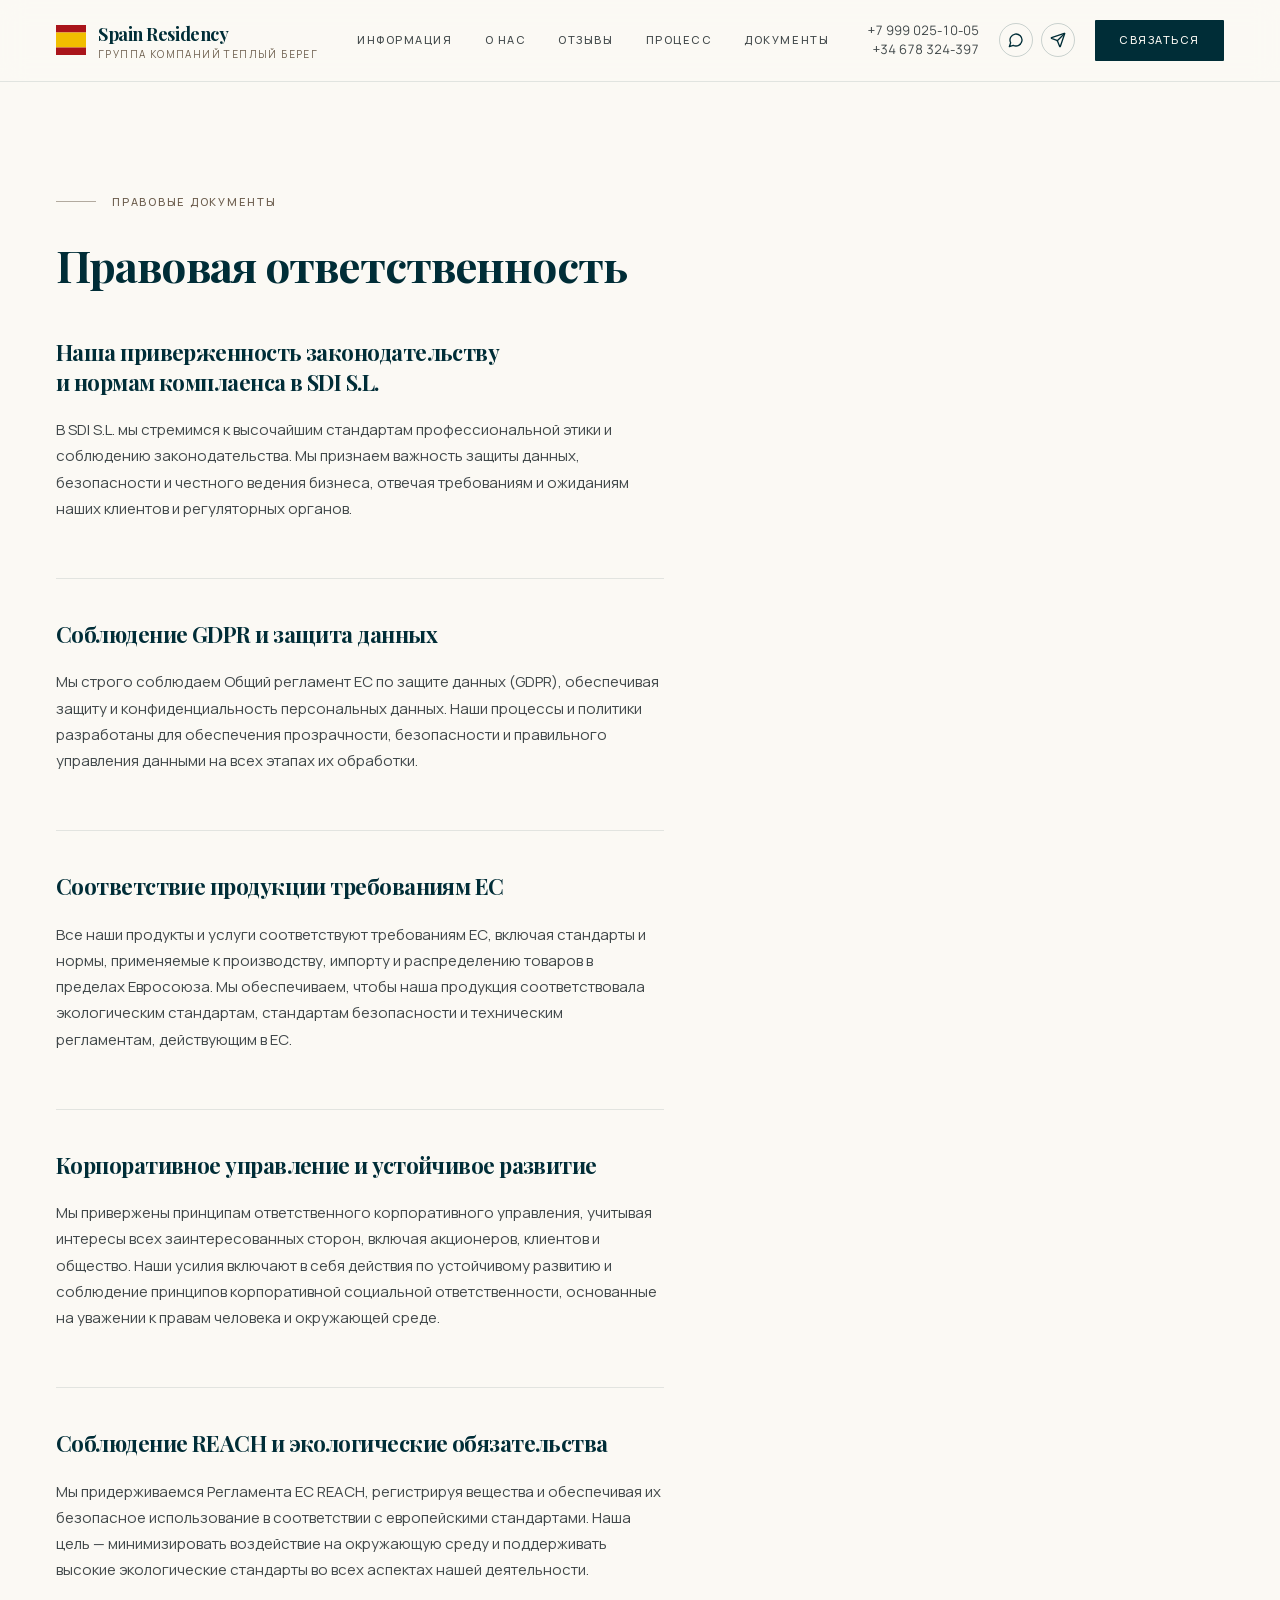
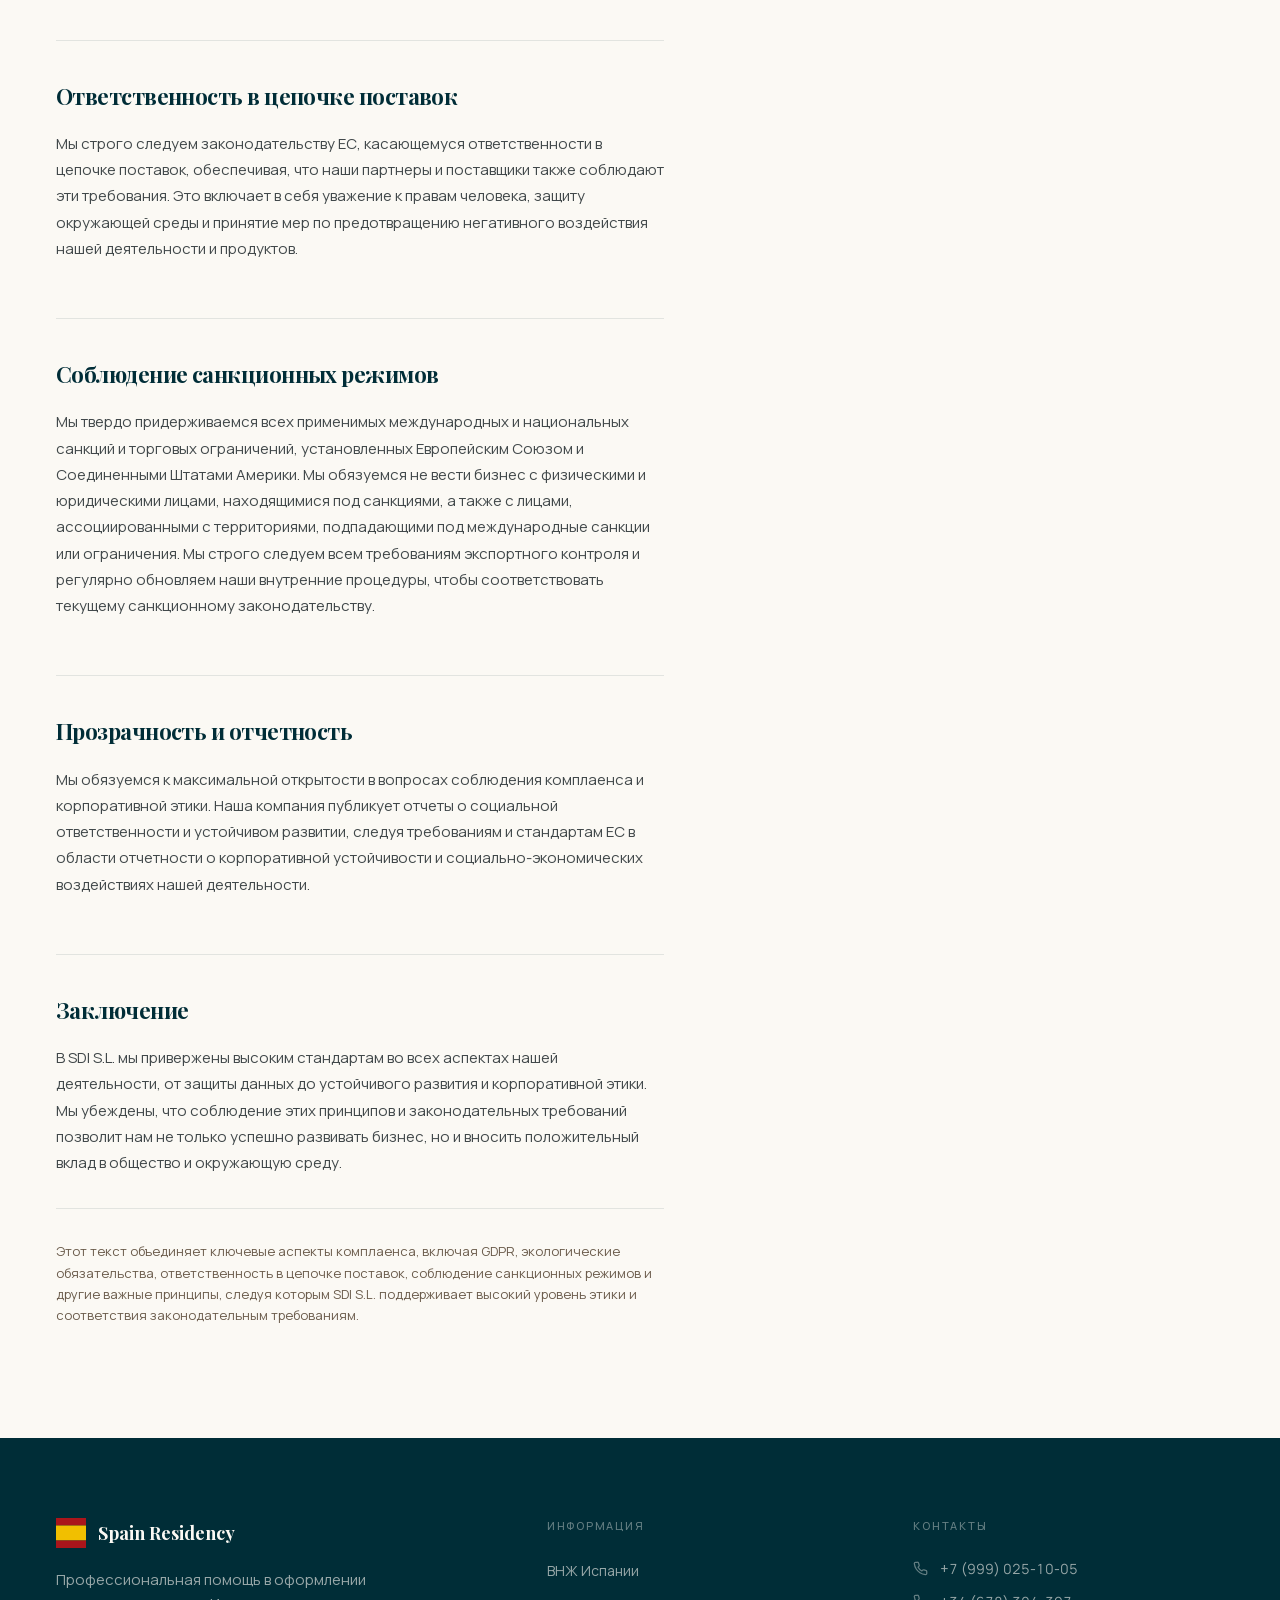
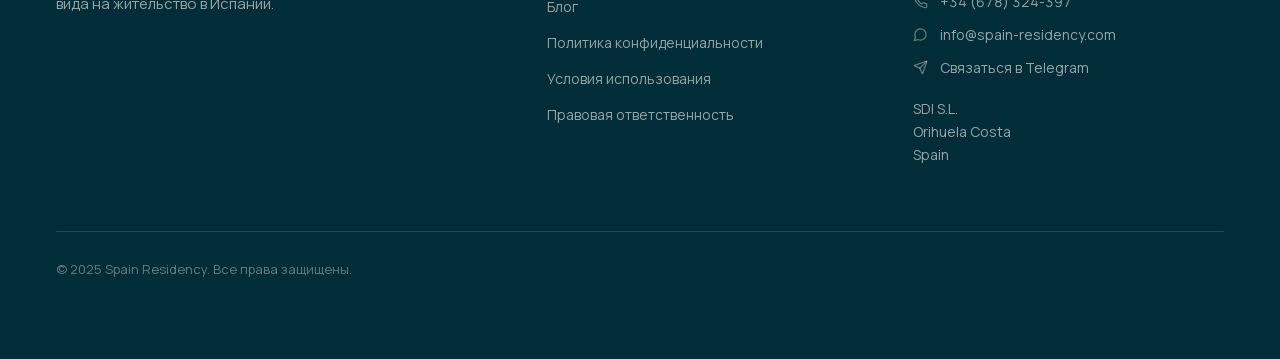
<file: legal-information/index.html>
<!DOCTYPE html><html lang="ru"><head><meta charSet="utf-8"/><meta name="viewport" content="width=device-width, initial-scale=1"/><link rel="preload" href="/_next/static/media/2a65768255d6b625-s.p.14by5b4al-y~f.woff2" as="font" crossorigin="" type="font/woff2"/><link rel="preload" href="/_next/static/media/65c558afe41e89d6-s.p.113htgw8u-emy.woff2" as="font" crossorigin="" type="font/woff2"/><link rel="preload" href="/_next/static/media/a343f882a40d2cc9-s.p.0kho-wj7-y-w1.woff2" as="font" crossorigin="" type="font/woff2"/><link rel="preload" href="/_next/static/media/d3fe2f289711ac3f-s.p.0i6ci0u~g4zml.woff2" as="font" crossorigin="" type="font/woff2"/><link rel="stylesheet" href="/_next/static/chunks/0-cjsiod3ctgw.css" data-precedence="next"/><link rel="preload" as="script" fetchPriority="low" href="/_next/static/chunks/10uamwx-eibzk.js"/><script src="/_next/static/chunks/0x55qblhjhuf9.js" async=""></script><script src="/_next/static/chunks/0gkc92rez926_.js" async=""></script><script src="/_next/static/chunks/0k3g3vk-vcpit.js" async=""></script><script src="/_next/static/chunks/13ydbzavw.t5l.js" async=""></script><script src="/_next/static/chunks/turbopack-05rvbj143hno1.js" async=""></script><script src="/_next/static/chunks/1322s96iy7ay7.js" async=""></script><script src="/_next/static/chunks/0yfxm24y-daty.js" async=""></script><script src="/_next/static/chunks/0ap~a_axd-snj.js" async=""></script><script src="/_next/static/chunks/13l1rgvno_yc~.js" async=""></script><script src="/_next/static/chunks/03w5h.njpkr1b.js" async=""></script><meta name="next-size-adjust" content=""/><title>Правовая информация | ВНЖ Испании</title><meta name="description" content="Правовая ответственность и соблюдение законодательства SDI S.L. Соответствие GDPR и защита данных."/><meta name="author" content="SDI S.L."/><meta name="keywords" content="ВНЖ Испании,вид на жительство Испания,резиденция Испания,ВНЖ Испании паспорт,оформить ВНЖ Испания,ВНЖ Испании россиянам,ВНЖ Испании казахстанцам,SDI SL,испанское резидентство,TIE Испания"/><meta name="robots" content="index, follow"/><meta name="telegram:channel" content="@OlegMikhalchenko"/><link rel="canonical" href="https://spain-residency.com/legal-information/"/><meta property="og:title" content="Правовая информация | ВНЖ Испании"/><meta property="og:description" content="Правовая ответственность и соблюдение законодательства SDI S.L."/><meta property="og:url" content="https://spain-residency.com/legal-information/"/><meta property="og:site_name" content="ВНЖ Испании — SDI S.L."/><meta property="og:locale" content="ru_RU"/><meta property="og:image" content="https://spain-residency.com/images/og-image.jpg"/><meta property="og:image:type" content="image/jpeg"/><meta property="og:image:width" content="1200"/><meta property="og:image:height" content="630"/><meta property="og:image:alt" content="ВНЖ Испании — SDI S.L."/><meta property="og:type" content="website"/><meta name="twitter:card" content="summary_large_image"/><meta name="twitter:title" content="Правовая информация | ВНЖ Испании"/><meta name="twitter:description" content="Правовая ответственность и соблюдение законодательства SDI S.L."/><meta name="twitter:image" content="https://spain-residency.com/images/og-image.jpg"/><link rel="icon" href="/favicon.svg" type="image/svg+xml"/><script src="/_next/static/chunks/03~yq9q893hmn.js" noModule=""></script></head><body class="manrope_7f7f2741-module__GzzlXW__variable playfair_display_8ed949ef-module__Rckp8a__variable font-sans"><div hidden=""><!--$--><!--/$--></div><!--$?--><template id="B:0"></template><!--/$--><!--$!--><template data-dgst="BAILOUT_TO_CLIENT_SIDE_RENDERING"></template><!--/$--><!--$!--><template data-dgst="BAILOUT_TO_CLIENT_SIDE_RENDERING"></template><!--/$--><div class="min-h-screen bg-brand-cream"><header class="sticky top-0 z-40 border-b border-brand-ink/10 bg-brand-cream/85 backdrop-blur-md"><div class="container-editorial flex items-center justify-between gap-6 py-5"><a class="flex min-w-0 items-center gap-3" href="/"><img alt="" loading="lazy" width="30" height="30" decoding="async" data-nimg="1" class="shrink-0 object-contain" style="color:transparent" src="/favicon.svg"/><span class="hidden min-w-0 leading-tight sm:block"><span class="block truncate font-display text-lg font-bold tracking-tight text-brand-ink">Spain Residency</span><span class="block truncate text-[10px] uppercase tracking-[0.14em] text-brand-taupe lg:hidden xl:block">группа компаний Теплый Берег</span></span></a><nav class="hidden items-center gap-8 lg:flex"><a href="#services" class="text-[11px] font-medium uppercase tracking-[0.14em] text-brand-slate transition-colors hover:text-brand-ink">Информация</a><a href="#about" class="text-[11px] font-medium uppercase tracking-[0.14em] text-brand-slate transition-colors hover:text-brand-ink">О нас</a><a href="#testimonials" class="text-[11px] font-medium uppercase tracking-[0.14em] text-brand-slate transition-colors hover:text-brand-ink">Отзывы</a><a href="#process" class="text-[11px] font-medium uppercase tracking-[0.14em] text-brand-slate transition-colors hover:text-brand-ink">Процесс</a><a href="#documents" class="text-[11px] font-medium uppercase tracking-[0.14em] text-brand-slate transition-colors hover:text-brand-ink">Документы</a></nav><div class="flex flex-none items-center gap-5"><div class="hidden text-right xl:block"><a href="https://wa.me/79990251005" target="_blank" rel="noopener noreferrer" class="block text-[13px] tabular-nums text-brand-slate transition-colors hover:text-brand-ink">+7 999 025-10-05</a><a href="https://wa.me/34678324397" target="_blank" rel="noopener noreferrer" class="block text-[13px] tabular-nums text-brand-slate transition-colors hover:text-brand-ink">+34 678 324-397</a></div><div class="flex items-center gap-2"><a href="https://wa.me/34678324397" target="_blank" rel="noopener noreferrer" aria-label="Написать в WhatsApp" class="rounded-full border border-brand-ink/20 p-2 text-brand-ink transition-colors hover:border-brand-ink hover:bg-brand-ink hover:text-brand-cream"><svg xmlns="http://www.w3.org/2000/svg" width="16" height="16" viewBox="0 0 24 24" fill="none" stroke="currentColor" stroke-width="2" stroke-linecap="round" stroke-linejoin="round" class="lucide lucide-message-circle"><path d="M7.9 20A9 9 0 1 0 4 16.1L2 22Z"></path></svg></a><a target="_blank" rel="noopener noreferrer" aria-label="Написать в Telegram" class="rounded-full border border-brand-ink/20 p-2 text-brand-ink transition-colors hover:border-brand-ink hover:bg-brand-ink hover:text-brand-cream" href="https://t.me/OlegMikhalchenko"><svg xmlns="http://www.w3.org/2000/svg" width="16" height="16" viewBox="0 0 24 24" fill="none" stroke="currentColor" stroke-width="2" stroke-linecap="round" stroke-linejoin="round" class="lucide lucide-send"><path d="M14.536 21.686a.5.5 0 0 0 .937-.024l6.5-19a.496.496 0 0 0-.635-.635l-19 6.5a.5.5 0 0 0-.024.937l7.93 3.18a2 2 0 0 1 1.112 1.11z"></path><path d="m21.854 2.147-10.94 10.939"></path></svg></a></div><button class="btn-primary hidden px-6 py-3 md:inline-flex">Связаться</button></div></div></header><main class="container-editorial py-20 md:py-28"><p class="eyebrow mb-8">Правовые документы</p><h1 class="mb-12 max-w-3xl text-display-sm md:text-[2.75rem] md:leading-[1.06]">Правовая ответственность</h1><div class="max-w-measure"><h2 class="mt-14 mb-5 border-t border-brand-ink/10 pt-10 text-[1.375rem] leading-snug first:mt-0 first:border-t-0 first:pt-0">Наша приверженность законодательству и нормам комплаенса в SDI S.L.</h2><p class="mb-8 text-[15px] leading-[1.75] text-brand-slate">В SDI S.L. мы стремимся к высочайшим стандартам профессиональной этики и соблюдению законодательства. Мы признаем важность защиты данных, безопасности и честного ведения бизнеса, отвечая требованиям и ожиданиям наших клиентов и регуляторных органов.</p><h2 class="mt-14 mb-5 border-t border-brand-ink/10 pt-10 text-[1.375rem] leading-snug first:mt-0 first:border-t-0 first:pt-0">Соблюдение GDPR и защита данных</h2><p class="mb-8 text-[15px] leading-[1.75] text-brand-slate">Мы строго соблюдаем Общий регламент ЕС по защите данных (GDPR), обеспечивая защиту и конфиденциальность персональных данных. Наши процессы и политики разработаны для обеспечения прозрачности, безопасности и правильного управления данными на всех этапах их обработки.</p><h2 class="mt-14 mb-5 border-t border-brand-ink/10 pt-10 text-[1.375rem] leading-snug first:mt-0 first:border-t-0 first:pt-0">Соответствие продукции требованиям ЕС</h2><p class="mb-8 text-[15px] leading-[1.75] text-brand-slate">Все наши продукты и услуги соответствуют требованиям ЕС, включая стандарты и нормы, применяемые к производству, импорту и распределению товаров в пределах Евросоюза. Мы обеспечиваем, чтобы наша продукция соответствовала экологическим стандартам, стандартам безопасности и техническим регламентам, действующим в ЕС.</p><h2 class="mt-14 mb-5 border-t border-brand-ink/10 pt-10 text-[1.375rem] leading-snug first:mt-0 first:border-t-0 first:pt-0">Корпоративное управление и устойчивое развитие</h2><p class="mb-8 text-[15px] leading-[1.75] text-brand-slate">Мы привержены принципам ответственного корпоративного управления, учитывая интересы всех заинтересованных сторон, включая акционеров, клиентов и общество. Наши усилия включают в себя действия по устойчивому развитию и соблюдение принципов корпоративной социальной ответственности, основанные на уважении к правам человека и окружающей среде.</p><h2 class="mt-14 mb-5 border-t border-brand-ink/10 pt-10 text-[1.375rem] leading-snug first:mt-0 first:border-t-0 first:pt-0">Соблюдение REACH и экологические обязательства</h2><p class="mb-8 text-[15px] leading-[1.75] text-brand-slate">Мы придерживаемся Регламента ЕС REACH, регистрируя вещества и обеспечивая их безопасное использование в соответствии с европейскими стандартами. Наша цель — минимизировать воздействие на окружающую среду и поддерживать высокие экологические стандарты во всех аспектах нашей деятельности.</p><h2 class="mt-14 mb-5 border-t border-brand-ink/10 pt-10 text-[1.375rem] leading-snug first:mt-0 first:border-t-0 first:pt-0">Ответственность в цепочке поставок</h2><p class="mb-8 text-[15px] leading-[1.75] text-brand-slate">Мы строго следуем законодательству ЕС, касающемуся ответственности в цепочке поставок, обеспечивая, что наши партнеры и поставщики также соблюдают эти требования. Это включает в себя уважение к правам человека, защиту окружающей среды и принятие мер по предотвращению негативного воздействия нашей деятельности и продуктов.</p><h2 class="mt-14 mb-5 border-t border-brand-ink/10 pt-10 text-[1.375rem] leading-snug first:mt-0 first:border-t-0 first:pt-0">Соблюдение санкционных режимов</h2><p class="mb-8 text-[15px] leading-[1.75] text-brand-slate">Мы твердо придерживаемся всех применимых международных и национальных санкций и торговых ограничений, установленных Европейским Союзом и Соединенными Штатами Америки. Мы обязуемся не вести бизнес с физическими и юридическими лицами, находящимися под санкциями, а также с лицами, ассоциированными с территориями, подпадающими под международные санкции или ограничения. Мы строго следуем всем требованиям экспортного контроля и регулярно обновляем наши внутренние процедуры, чтобы соответствовать текущему санкционному законодательству.</p><h2 class="mt-14 mb-5 border-t border-brand-ink/10 pt-10 text-[1.375rem] leading-snug first:mt-0 first:border-t-0 first:pt-0">Прозрачность и отчетность</h2><p class="mb-8 text-[15px] leading-[1.75] text-brand-slate">Мы обязуемся к максимальной открытости в вопросах соблюдения комплаенса и корпоративной этики. Наша компания публикует отчеты о социальной ответственности и устойчивом развитии, следуя требованиям и стандартам ЕС в области отчетности о корпоративной устойчивости и социально-экономических воздействиях нашей деятельности.</p><h2 class="mt-14 mb-5 border-t border-brand-ink/10 pt-10 text-[1.375rem] leading-snug first:mt-0 first:border-t-0 first:pt-0">Заключение</h2><p class="mb-8 text-[15px] leading-[1.75] text-brand-slate">В SDI S.L. мы привержены высоким стандартам во всех аспектах нашей деятельности, от защиты данных до устойчивого развития и корпоративной этики. Мы убеждены, что соблюдение этих принципов и законодательных требований позволит нам не только успешно развивать бизнес, но и вносить положительный вклад в общество и окружающую среду.</p><p class="mt-4 border-t border-brand-ink/10 pt-8 text-[13px] leading-relaxed text-brand-taupe">Этот текст объединяет ключевые аспекты комплаенса, включая GDPR, экологические обязательства, ответственность в цепочке поставок, соблюдение санкционных режимов и другие важные принципы, следуя которым SDI S.L. поддерживает высокий уровень этики и соответствия законодательным требованиям.</p></div></main><footer class="bg-brand-ink text-brand-cream" id="contacts"><div class="container-editorial py-20"><div class="grid gap-14 md:grid-cols-[1.4fr_1fr_1fr]"><div><div class="mb-5 flex items-center gap-3"><img alt="" loading="lazy" width="30" height="30" decoding="async" data-nimg="1" class="object-contain" style="color:transparent" src="/favicon.svg"/><span class="font-display text-lg font-bold text-brand-cream">Spain Residency</span></div><p class="max-w-xs text-[15px] leading-relaxed text-brand-cream/60">Профессиональная помощь в оформлении вида на жительство в Испании.</p></div><div><h3 class="eyebrow-plain mb-6 text-brand-cream/40">Информация</h3><ul class="space-y-3"><li><a href="#services" class="text-[14px] text-brand-cream/60 transition-colors hover:text-brand-cream">ВНЖ Испании</a></li><li><a class="text-[14px] text-brand-cream/60 transition-colors hover:text-brand-cream" href="/blog/">Блог</a></li><li><a href="/privacy" class="text-[14px] text-brand-cream/60 transition-colors hover:text-brand-cream">Политика конфиденциальности</a></li><li><a href="/conditions" class="text-[14px] text-brand-cream/60 transition-colors hover:text-brand-cream">Условия использования</a></li><li><a href="/legal-information" class="text-[14px] text-brand-cream/60 transition-colors hover:text-brand-cream">Правовая ответственность</a></li></ul></div><div><h3 class="eyebrow-plain mb-6 text-brand-cream/40">Контакты</h3><ul class="space-y-3 text-[14px] text-brand-cream/60"><li class="flex items-center gap-3"><svg xmlns="http://www.w3.org/2000/svg" width="15" height="15" viewBox="0 0 24 24" fill="none" stroke="currentColor" stroke-width="2" stroke-linecap="round" stroke-linejoin="round" class="lucide lucide-phone flex-none text-brand-cream/40"><path d="M22 16.92v3a2 2 0 0 1-2.18 2 19.79 19.79 0 0 1-8.63-3.07 19.5 19.5 0 0 1-6-6 19.79 19.79 0 0 1-3.07-8.67A2 2 0 0 1 4.11 2h3a2 2 0 0 1 2 1.72 12.84 12.84 0 0 0 .7 2.81 2 2 0 0 1-.45 2.11L8.09 9.91a16 16 0 0 0 6 6l1.27-1.27a2 2 0 0 1 2.11-.45 12.84 12.84 0 0 0 2.81.7A2 2 0 0 1 22 16.92z"></path></svg><span class="tabular-nums">+7 (999) 025-10-05</span></li><li class="flex items-center gap-3"><svg xmlns="http://www.w3.org/2000/svg" width="15" height="15" viewBox="0 0 24 24" fill="none" stroke="currentColor" stroke-width="2" stroke-linecap="round" stroke-linejoin="round" class="lucide lucide-phone flex-none text-brand-cream/40"><path d="M22 16.92v3a2 2 0 0 1-2.18 2 19.79 19.79 0 0 1-8.63-3.07 19.5 19.5 0 0 1-6-6 19.79 19.79 0 0 1-3.07-8.67A2 2 0 0 1 4.11 2h3a2 2 0 0 1 2 1.72 12.84 12.84 0 0 0 .7 2.81 2 2 0 0 1-.45 2.11L8.09 9.91a16 16 0 0 0 6 6l1.27-1.27a2 2 0 0 1 2.11-.45 12.84 12.84 0 0 0 2.81.7A2 2 0 0 1 22 16.92z"></path></svg><span class="tabular-nums">+34 (678) 324-397</span></li><li class="flex items-center gap-3"><svg xmlns="http://www.w3.org/2000/svg" width="15" height="15" viewBox="0 0 24 24" fill="none" stroke="currentColor" stroke-width="2" stroke-linecap="round" stroke-linejoin="round" class="lucide lucide-message-circle flex-none text-brand-cream/40"><path d="M7.9 20A9 9 0 1 0 4 16.1L2 22Z"></path></svg><span>info@spain-residency.com</span></li><li class="flex items-center gap-3"><svg xmlns="http://www.w3.org/2000/svg" width="15" height="15" viewBox="0 0 24 24" fill="none" stroke="currentColor" stroke-width="2" stroke-linecap="round" stroke-linejoin="round" class="lucide lucide-send flex-none text-brand-cream/40"><path d="M14.536 21.686a.5.5 0 0 0 .937-.024l6.5-19a.496.496 0 0 0-.635-.635l-19 6.5a.5.5 0 0 0-.024.937l7.93 3.18a2 2 0 0 1 1.112 1.11z"></path><path d="m21.854 2.147-10.94 10.939"></path></svg><a target="_blank" rel="noopener noreferrer" class="text-[14px] text-brand-cream/60 transition-colors hover:text-brand-cream" href="https://t.me/OlegMikhalchenko">Связаться в Telegram</a></li><li class="pt-2 leading-relaxed"><address class="not-italic">SDI S.L.</address><address class="not-italic">Orihuela Costa</address><address class="not-italic">Spain</address></li></ul></div></div><div class="mt-16 border-t border-brand-cream/15 pt-7 text-[13px] text-brand-cream/40">© 2025 Spain Residency. Все права защищены.</div></div></footer><!--$--><!--/$--></div><!--$--><!--/$--><script type="application/ld+json">{"@context":"https://schema.org","@type":"Organization","name":"SDI S.L.","alternateName":"ВНЖ Испании","url":"https://spain-residency.com","logo":"https://spain-residency.com/favicon.svg","image":"https://spain-residency.com/images/banner.jpg","email":"info@spain-residency.com","telephone":"+34678324397","sameAs":["https://t.me/OlegMikhalchenko"]}</script><script type="application/ld+json">{"@context":"https://schema.org","@type":"LegalService","name":"SDI S.L. — ВНЖ Испании","description":"Оформление вида на жительство в Испании за 20 рабочих дней. Нужен только паспорт.","url":"https://spain-residency.com","telephone":"+34678324397","email":"info@spain-residency.com","address":{"@type":"PostalAddress","addressCountry":"ES","addressLocality":"España"},"areaServed":["RU","KZ","ES"],"inLanguage":"ru","contactPoint":[{"@type":"ContactPoint","telephone":"+34678324397","contactType":"customer service","availableLanguage":["Russian"]}],"sameAs":["https://t.me/OlegMikhalchenko"]}</script><script>requestAnimationFrame(function(){$RT=performance.now()});</script><script src="/_next/static/chunks/10uamwx-eibzk.js" id="_R_" async=""></script><div hidden id="S:0"><script>(self.__next_s=self.__next_s||[]).push([0,{"children":"\n            (function(m,e,t,r,i,k,a){m[i]=m[i]||function(){(m[i].a=m[i].a||[]).push(arguments)};\n            m[i].l=1*new Date();\n            for (var j = 0; j < document.scripts.length; j++) {if (document.scripts[j].src === r) { return; }}\n            k=e.createElement(t),a=e.getElementsByTagName(t)[0],k.async=1,k.src=r,a.parentNode.insertBefore(k,a)})\n            (window, document, \"script\", \"https://mc.yandex.ru/metrika/tag.js\", \"ym\");\n \n            ym(101273049, \"init\", {\n                 clickmap:true,\n                 trackLinks:true,\n                 accurateTrackBounce:true,\n                 webvisor:true\n            });\n          ","id":"yandex-metrika"}])</script><noscript><div><img src="https://mc.yandex.ru/watch/101273049" style="position:absolute;left:-9999px" alt=""/></div></noscript></div><script>$RB=[];$RV=function(a){$RT=performance.now();for(var b=0;b<a.length;b+=2){var c=a[b],e=a[b+1];null!==e.parentNode&&e.parentNode.removeChild(e);var f=c.parentNode;if(f){var g=c.previousSibling,h=0;do{if(c&&8===c.nodeType){var d=c.data;if("/$"===d||"/&"===d)if(0===h)break;else h--;else"$"!==d&&"$?"!==d&&"$~"!==d&&"$!"!==d&&"&"!==d||h++}d=c.nextSibling;f.removeChild(c);c=d}while(c);for(;e.firstChild;)f.insertBefore(e.firstChild,c);g.data="$";g._reactRetry&&requestAnimationFrame(g._reactRetry)}}a.length=0};
$RC=function(a,b){if(b=document.getElementById(b))(a=document.getElementById(a))?(a.previousSibling.data="$~",$RB.push(a,b),2===$RB.length&&("number"!==typeof $RT?requestAnimationFrame($RV.bind(null,$RB)):(a=performance.now(),setTimeout($RV.bind(null,$RB),2300>a&&2E3<a?2300-a:$RT+300-a)))):b.parentNode.removeChild(b)};$RC("B:0","S:0")</script><script>(self.__next_f=self.__next_f||[]).push([0])</script><script>self.__next_f.push([1,"1:\"$Sreact.fragment\"\n2:\"$Sreact.suspense\"\n3:I[31612,[\"/_next/static/chunks/1322s96iy7ay7.js\"],\"default\"]\n4:I[33950,[\"/_next/static/chunks/1322s96iy7ay7.js\"],\"default\"]\n5:I[6103,[\"/_next/static/chunks/1322s96iy7ay7.js\"],\"default\"]\n6:I[67145,[\"/_next/static/chunks/0yfxm24y-daty.js\",\"/_next/static/chunks/0ap~a_axd-snj.js\"],\"default\"]\n7:I[11225,[\"/_next/static/chunks/0yfxm24y-daty.js\",\"/_next/static/chunks/0ap~a_axd-snj.js\"],\"default\"]\n9:I[78095,[\"/_next/static/chunks/0yfxm24y-daty.js\",\"/_next/static/chunks/0ap~a_axd-snj.js\"],\"ClientPageRoot\"]\na:I[11211,[\"/_next/static/chunks/1322s96iy7ay7.js\",\"/_next/static/chunks/13l1rgvno_yc~.js\",\"/_next/static/chunks/03w5h.njpkr1b.js\"],\"default\"]\nd:I[28174,[\"/_next/static/chunks/0yfxm24y-daty.js\",\"/_next/static/chunks/0ap~a_axd-snj.js\"],\"OutletBoundary\"]\nf:I[28174,[\"/_next/static/chunks/0yfxm24y-daty.js\",\"/_next/static/chunks/0ap~a_axd-snj.js\"],\"ViewportBoundary\"]\n11:I[28174,[\"/_next/static/chunks/0yfxm24y-daty.js\",\"/_next/static/chunks/0ap~a_axd-snj.js\"],\"MetadataBoundary\"]\n13:I[47183,[\"/_next/static/chunks/1322s96iy7ay7.js\"],\"default\",1]\n:HL[\"/_next/static/chunks/0-cjsiod3ctgw.css\",\"style\"]\n:HL[\"/_next/static/media/2a65768255d6b625-s.p.14by5b4al-y~f.woff2\",\"font\",{\"crossOrigin\":\"\",\"type\":\"font/woff2\"}]\n:HL[\"/_next/static/media/65c558afe41e89d6-s.p.113htgw8u-emy.woff2\",\"font\",{\"crossOrigin\":\"\",\"type\":\"font/woff2\"}]\n:HL[\"/_next/static/media/a343f882a40d2cc9-s.p.0kho-wj7-y-w1.woff2\",\"font\",{\"crossOrigin\":\"\",\"type\":\"font/woff2\"}]\n:HL[\"/_next/static/media/d3fe2f289711ac3f-s.p.0i6ci0u~g4zml.woff2\",\"font\",{\"crossOrigin\":\"\",\"type\":\"font/woff2\"}]\n"])</script><script>self.__next_f.push([1,"0:{\"P\":null,\"c\":[\"\",\"legal-information\",\"\"],\"q\":\"\",\"i\":false,\"f\":[[[\"\",{\"children\":[\"legal-information\",{\"children\":[\"__PAGE__\",{}]}]},\"$undefined\",\"$undefined\",16],[[\"$\",\"$1\",\"c\",{\"children\":[[[\"$\",\"link\",\"0\",{\"rel\":\"stylesheet\",\"href\":\"/_next/static/chunks/0-cjsiod3ctgw.css\",\"precedence\":\"next\",\"crossOrigin\":\"$undefined\",\"nonce\":\"$undefined\"}],[\"$\",\"script\",\"script-0\",{\"src\":\"/_next/static/chunks/1322s96iy7ay7.js\",\"async\":true,\"nonce\":\"$undefined\"}]],[\"$\",\"html\",null,{\"lang\":\"ru\",\"children\":[\"$\",\"body\",null,{\"className\":\"manrope_7f7f2741-module__GzzlXW__variable playfair_display_8ed949ef-module__Rckp8a__variable font-sans\",\"children\":[[\"$\",\"$2\",null,{\"children\":[\"$\",\"$L3\",null,{}]}],[\"$\",\"$2\",null,{\"children\":[\"$\",\"$L4\",null,{}]}],[\"$\",\"$2\",null,{\"children\":[\"$\",\"$L5\",null,{}]}],[\"$\",\"$L6\",null,{\"parallelRouterKey\":\"children\",\"error\":\"$undefined\",\"errorStyles\":\"$undefined\",\"errorScripts\":\"$undefined\",\"template\":[\"$\",\"$L7\",null,{}],\"templateStyles\":\"$undefined\",\"templateScripts\":\"$undefined\",\"notFound\":[\"$L8\",[]],\"forbidden\":\"$undefined\",\"unauthorized\":\"$undefined\"}],false,[\"$\",\"script\",null,{\"type\":\"application/ld+json\",\"dangerouslySetInnerHTML\":{\"__html\":\"{\\\"@context\\\":\\\"https://schema.org\\\",\\\"@type\\\":\\\"Organization\\\",\\\"name\\\":\\\"SDI S.L.\\\",\\\"alternateName\\\":\\\"ВНЖ Испании\\\",\\\"url\\\":\\\"https://spain-residency.com\\\",\\\"logo\\\":\\\"https://spain-residency.com/favicon.svg\\\",\\\"image\\\":\\\"https://spain-residency.com/images/banner.jpg\\\",\\\"email\\\":\\\"info@spain-residency.com\\\",\\\"telephone\\\":\\\"+34678324397\\\",\\\"sameAs\\\":[\\\"https://t.me/OlegMikhalchenko\\\"]}\"}}],[\"$\",\"script\",null,{\"type\":\"application/ld+json\",\"dangerouslySetInnerHTML\":{\"__html\":\"{\\\"@context\\\":\\\"https://schema.org\\\",\\\"@type\\\":\\\"LegalService\\\",\\\"name\\\":\\\"SDI S.L. — ВНЖ Испании\\\",\\\"description\\\":\\\"Оформление вида на жительство в Испании за 20 рабочих дней. Нужен только паспорт.\\\",\\\"url\\\":\\\"https://spain-residency.com\\\",\\\"telephone\\\":\\\"+34678324397\\\",\\\"email\\\":\\\"info@spain-residency.com\\\",\\\"address\\\":{\\\"@type\\\":\\\"PostalAddress\\\",\\\"addressCountry\\\":\\\"ES\\\",\\\"addressLocality\\\":\\\"España\\\"},\\\"areaServed\\\":[\\\"RU\\\",\\\"KZ\\\",\\\"ES\\\"],\\\"inLanguage\\\":\\\"ru\\\",\\\"contactPoint\\\":[{\\\"@type\\\":\\\"ContactPoint\\\",\\\"telephone\\\":\\\"+34678324397\\\",\\\"contactType\\\":\\\"customer service\\\",\\\"availableLanguage\\\":[\\\"Russian\\\"]}],\\\"sameAs\\\":[\\\"https://t.me/OlegMikhalchenko\\\"]}\"}}]]}]}]]}],{\"children\":[[\"$\",\"$1\",\"c\",{\"children\":[null,[\"$\",\"$L6\",null,{\"parallelRouterKey\":\"children\",\"error\":\"$undefined\",\"errorStyles\":\"$undefined\",\"errorScripts\":\"$undefined\",\"template\":[\"$\",\"$L7\",null,{}],\"templateStyles\":\"$undefined\",\"templateScripts\":\"$undefined\",\"notFound\":\"$undefined\",\"forbidden\":\"$undefined\",\"unauthorized\":\"$undefined\"}]]}],{\"children\":[[\"$\",\"$1\",\"c\",{\"children\":[[\"$\",\"$L9\",null,{\"Component\":\"$a\",\"serverProvidedParams\":{\"searchParams\":{},\"params\":{},\"promises\":[\"$@b\",\"$@c\"]}}],[[\"$\",\"script\",\"script-0\",{\"src\":\"/_next/static/chunks/13l1rgvno_yc~.js\",\"async\":true,\"nonce\":\"$undefined\"}],[\"$\",\"script\",\"script-1\",{\"src\":\"/_next/static/chunks/03w5h.njpkr1b.js\",\"async\":true,\"nonce\":\"$undefined\"}]],[\"$\",\"$Ld\",null,{\"children\":[\"$\",\"$2\",null,{\"name\":\"Next.MetadataOutlet\",\"children\":\"$@e\"}]}]]}],{},null,false,null]},null,false,null]},null,false,null],[\"$\",\"$1\",\"h\",{\"children\":[null,[\"$\",\"$Lf\",null,{\"children\":\"$L10\"}],[\"$\",\"div\",null,{\"hidden\":true,\"children\":[\"$\",\"$L11\",null,{\"children\":[\"$\",\"$2\",null,{\"name\":\"Next.Metadata\",\"children\":\"$L12\"}]}]}],[\"$\",\"meta\",null,{\"name\":\"next-size-adjust\",\"content\":\"\"}]]}],false]],\"m\":\"$undefined\",\"G\":[\"$13\",[[\"$\",\"link\",\"0\",{\"rel\":\"stylesheet\",\"href\":\"/_next/static/chunks/0-cjsiod3ctgw.css\",\"precedence\":\"next\",\"crossOrigin\":\"$undefined\",\"nonce\":\"$undefined\"}]]],\"S\":true,\"h\":null,\"s\":\"$undefined\",\"l\":\"$undefined\",\"p\":\"$undefined\",\"d\":\"$undefined\",\"b\":\"--SPp6kjlZjDHfe0EkBo8\"}\n"])</script><script>self.__next_f.push([1,"8:E{\"digest\":\"NEXT_REDIRECT;replace;/;307;\"}\n"])</script><script>self.__next_f.push([1,"b:{}\nc:\"$0:f:0:1:1:children:1:children:0:props:children:0:props:serverProvidedParams:params\"\n"])</script><script>self.__next_f.push([1,"10:[[\"$\",\"meta\",\"0\",{\"charSet\":\"utf-8\"}],[\"$\",\"meta\",\"1\",{\"name\":\"viewport\",\"content\":\"width=device-width, initial-scale=1\"}]]\n"])</script><script>self.__next_f.push([1,"14:I[36864,[\"/_next/static/chunks/0yfxm24y-daty.js\",\"/_next/static/chunks/0ap~a_axd-snj.js\"],\"IconMark\"]\ne:null\n"])</script><script>self.__next_f.push([1,"12:[[\"$\",\"title\",\"0\",{\"children\":\"Правовая информация | ВНЖ Испании\"}],[\"$\",\"meta\",\"1\",{\"name\":\"description\",\"content\":\"Правовая ответственность и соблюдение законодательства SDI S.L. Соответствие GDPR и защита данных.\"}],[\"$\",\"meta\",\"2\",{\"name\":\"author\",\"content\":\"SDI S.L.\"}],[\"$\",\"meta\",\"3\",{\"name\":\"keywords\",\"content\":\"ВНЖ Испании,вид на жительство Испания,резиденция Испания,ВНЖ Испании паспорт,оформить ВНЖ Испания,ВНЖ Испании россиянам,ВНЖ Испании казахстанцам,SDI SL,испанское резидентство,TIE Испания\"}],[\"$\",\"meta\",\"4\",{\"name\":\"robots\",\"content\":\"index, follow\"}],[\"$\",\"meta\",\"5\",{\"name\":\"telegram:channel\",\"content\":\"@OlegMikhalchenko\"}],[\"$\",\"link\",\"6\",{\"rel\":\"canonical\",\"href\":\"https://spain-residency.com/legal-information/\"}],[\"$\",\"meta\",\"7\",{\"property\":\"og:title\",\"content\":\"Правовая информация | ВНЖ Испании\"}],[\"$\",\"meta\",\"8\",{\"property\":\"og:description\",\"content\":\"Правовая ответственность и соблюдение законодательства SDI S.L.\"}],[\"$\",\"meta\",\"9\",{\"property\":\"og:url\",\"content\":\"https://spain-residency.com/legal-information/\"}],[\"$\",\"meta\",\"10\",{\"property\":\"og:site_name\",\"content\":\"ВНЖ Испании — SDI S.L.\"}],[\"$\",\"meta\",\"11\",{\"property\":\"og:locale\",\"content\":\"ru_RU\"}],[\"$\",\"meta\",\"12\",{\"property\":\"og:image\",\"content\":\"https://spain-residency.com/images/og-image.jpg\"}],[\"$\",\"meta\",\"13\",{\"property\":\"og:image:type\",\"content\":\"image/jpeg\"}],[\"$\",\"meta\",\"14\",{\"property\":\"og:image:width\",\"content\":\"1200\"}],[\"$\",\"meta\",\"15\",{\"property\":\"og:image:height\",\"content\":\"630\"}],[\"$\",\"meta\",\"16\",{\"property\":\"og:image:alt\",\"content\":\"ВНЖ Испании — SDI S.L.\"}],[\"$\",\"meta\",\"17\",{\"property\":\"og:type\",\"content\":\"website\"}],[\"$\",\"meta\",\"18\",{\"name\":\"twitter:card\",\"content\":\"summary_large_image\"}],[\"$\",\"meta\",\"19\",{\"name\":\"twitter:title\",\"content\":\"Правовая информация | ВНЖ Испании\"}],[\"$\",\"meta\",\"20\",{\"name\":\"twitter:description\",\"content\":\"Правовая ответственность и соблюдение законодательства SDI S.L.\"}],[\"$\",\"meta\",\"21\",{\"name\":\"twitter:image\",\"content\":\"https://spain-residency.com/images/og-image.jpg\"}],[\"$\",\"link\",\"22\",{\"rel\":\"icon\",\"href\":\"/favicon.svg\",\"type\":\"image/svg+xml\"}],[\"$\",\"$L14\",\"23\",{}]]\n"])</script></body></html>
</file>
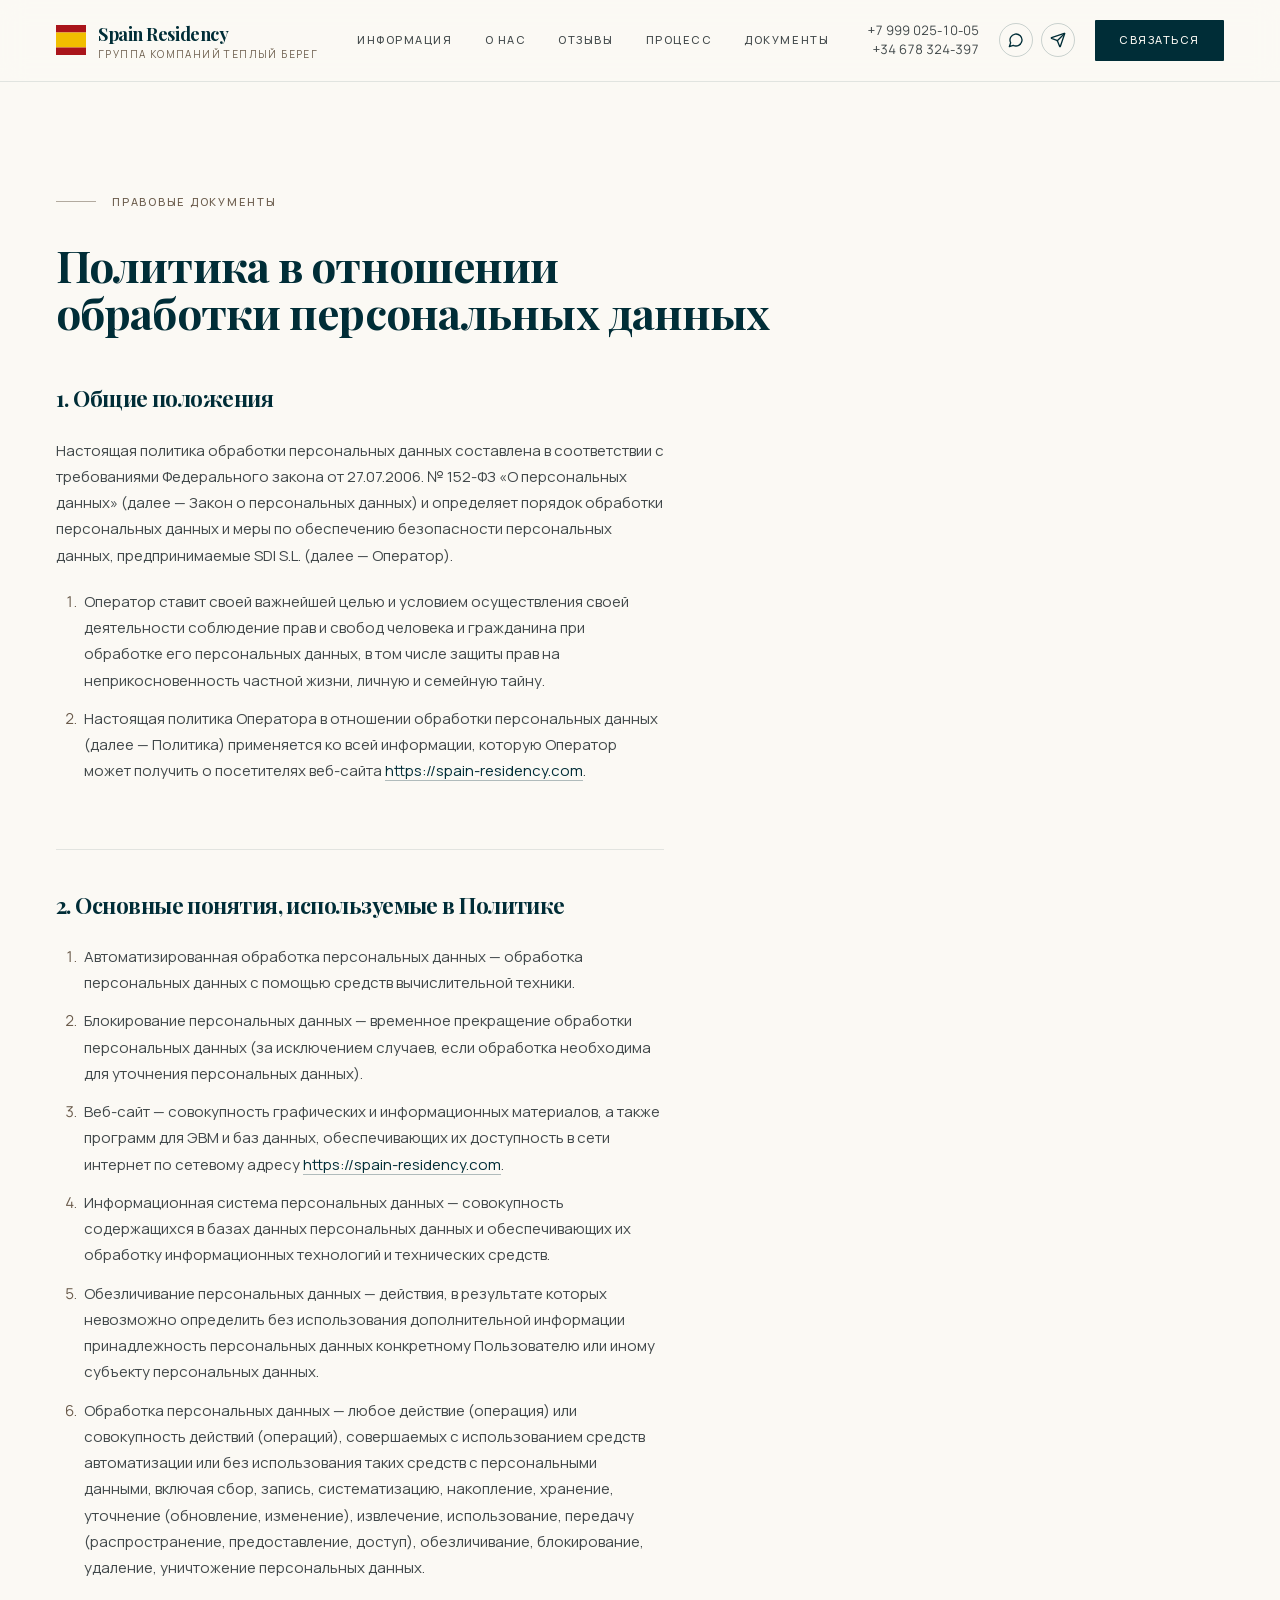
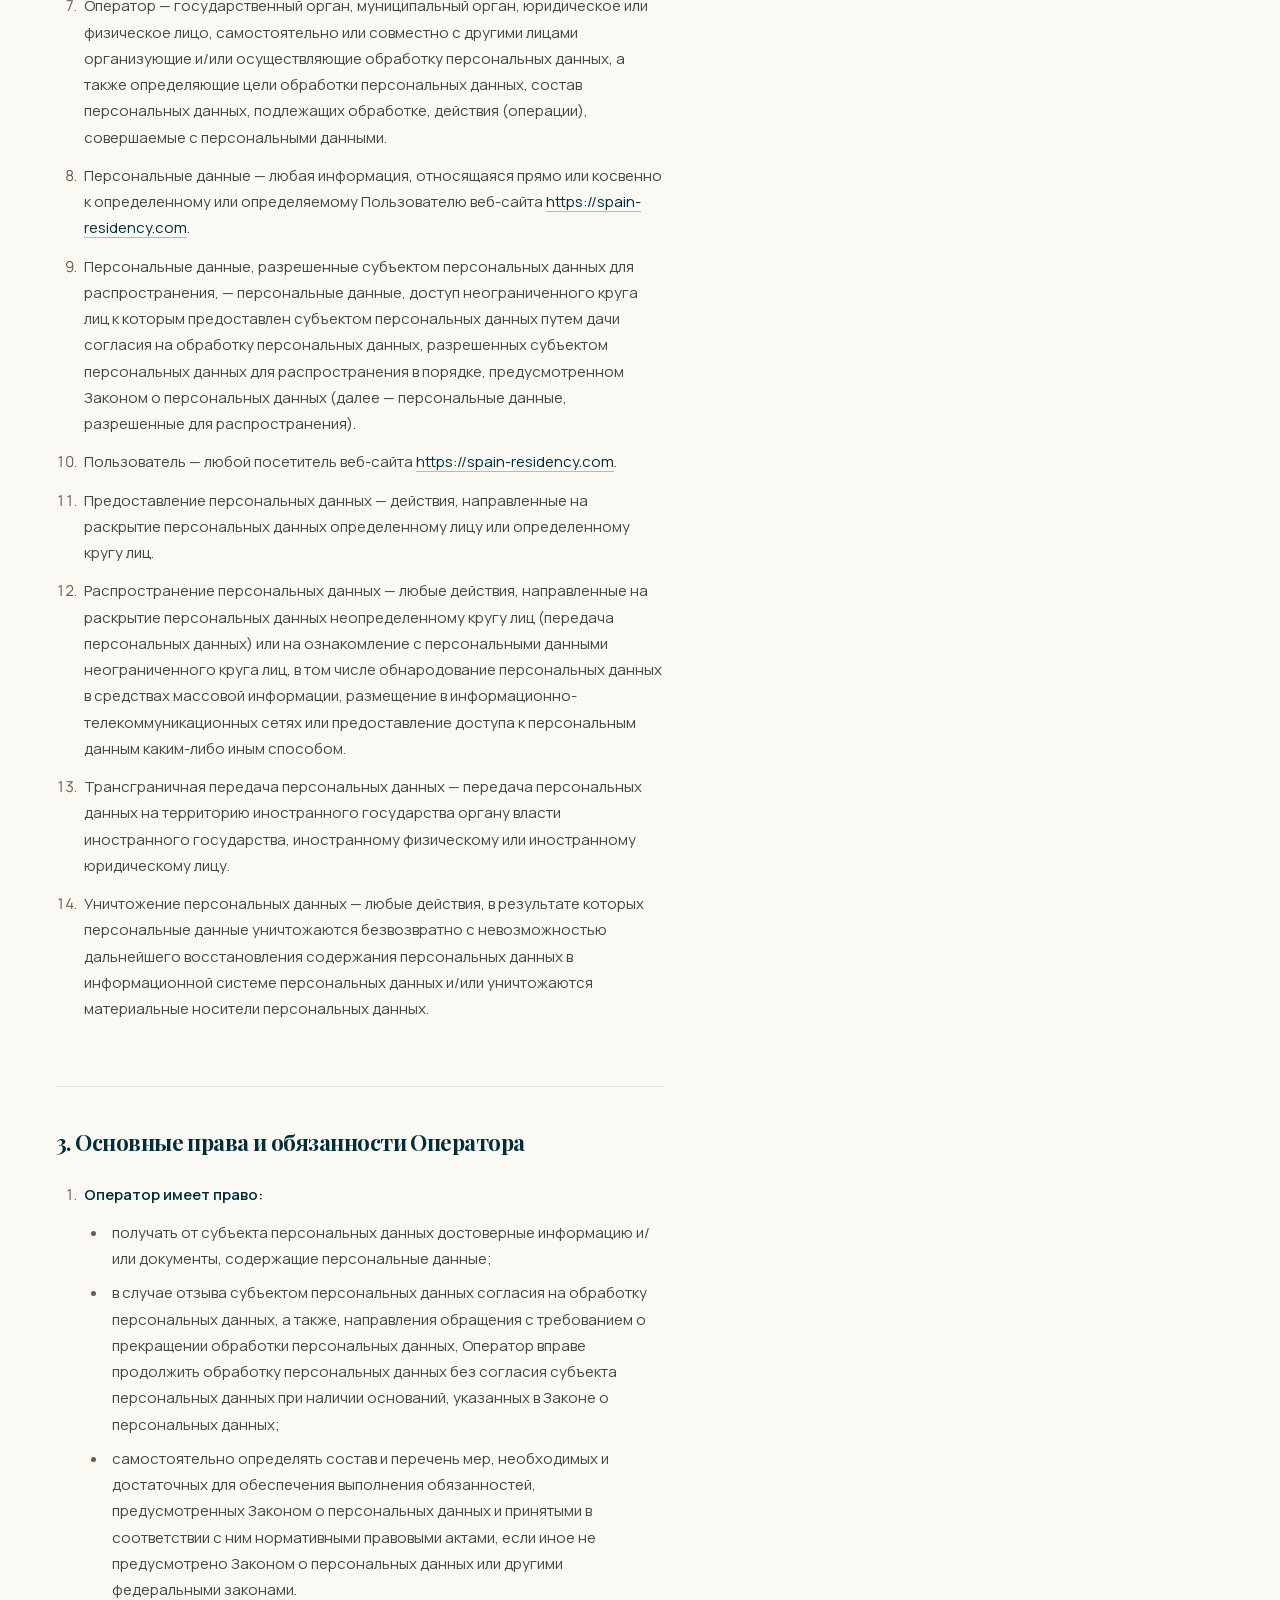
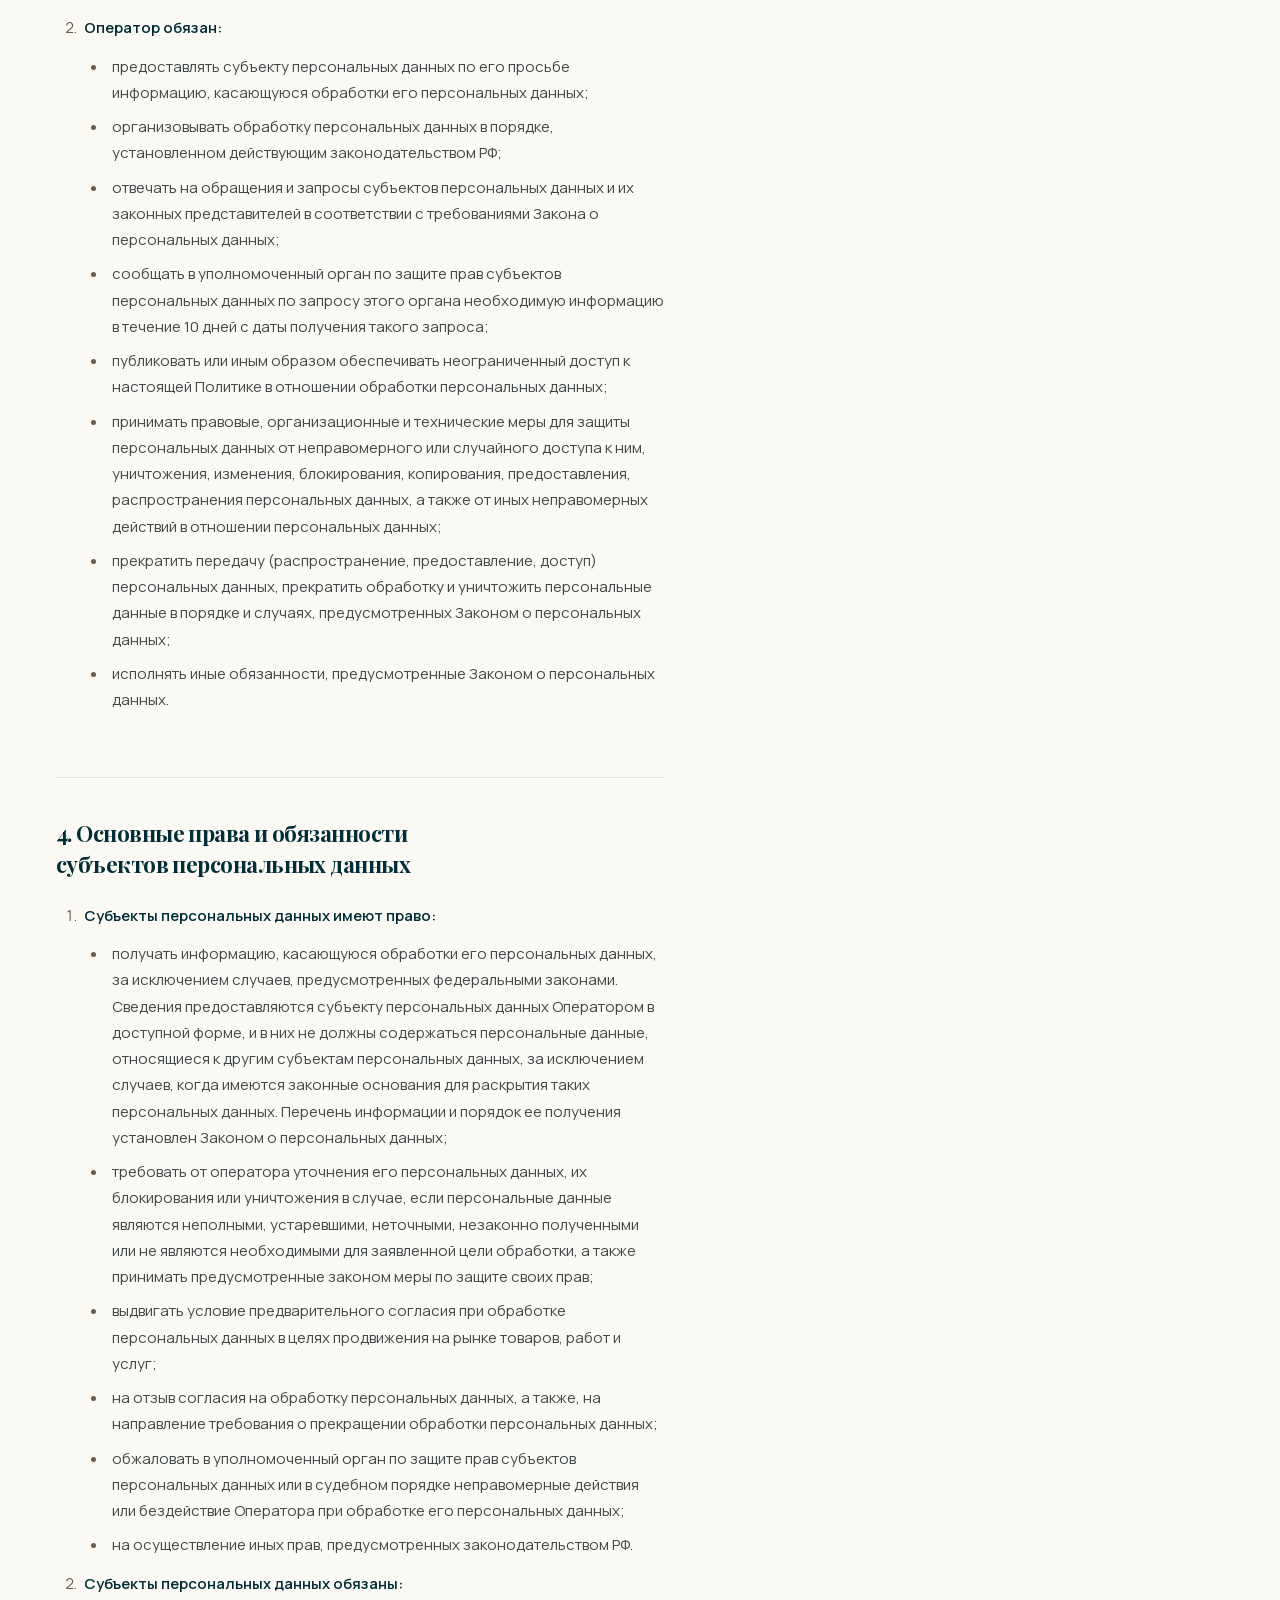
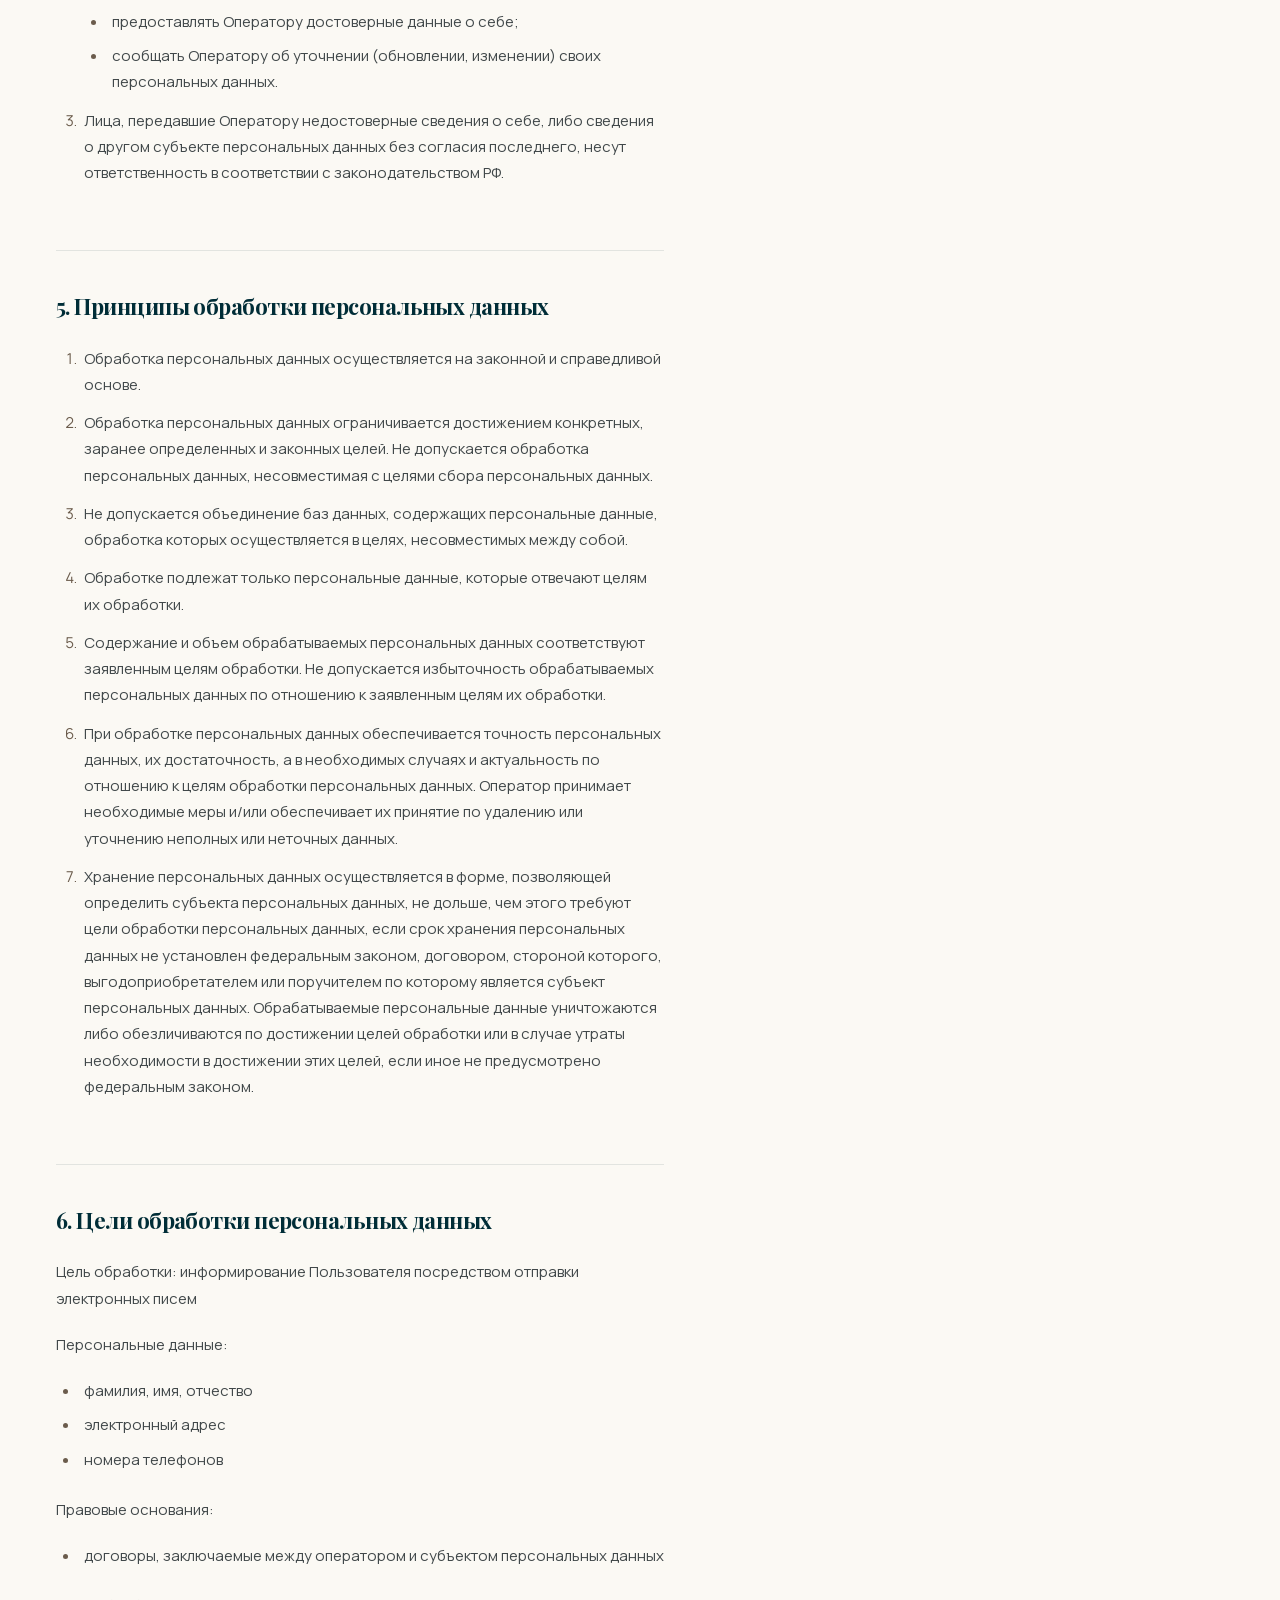
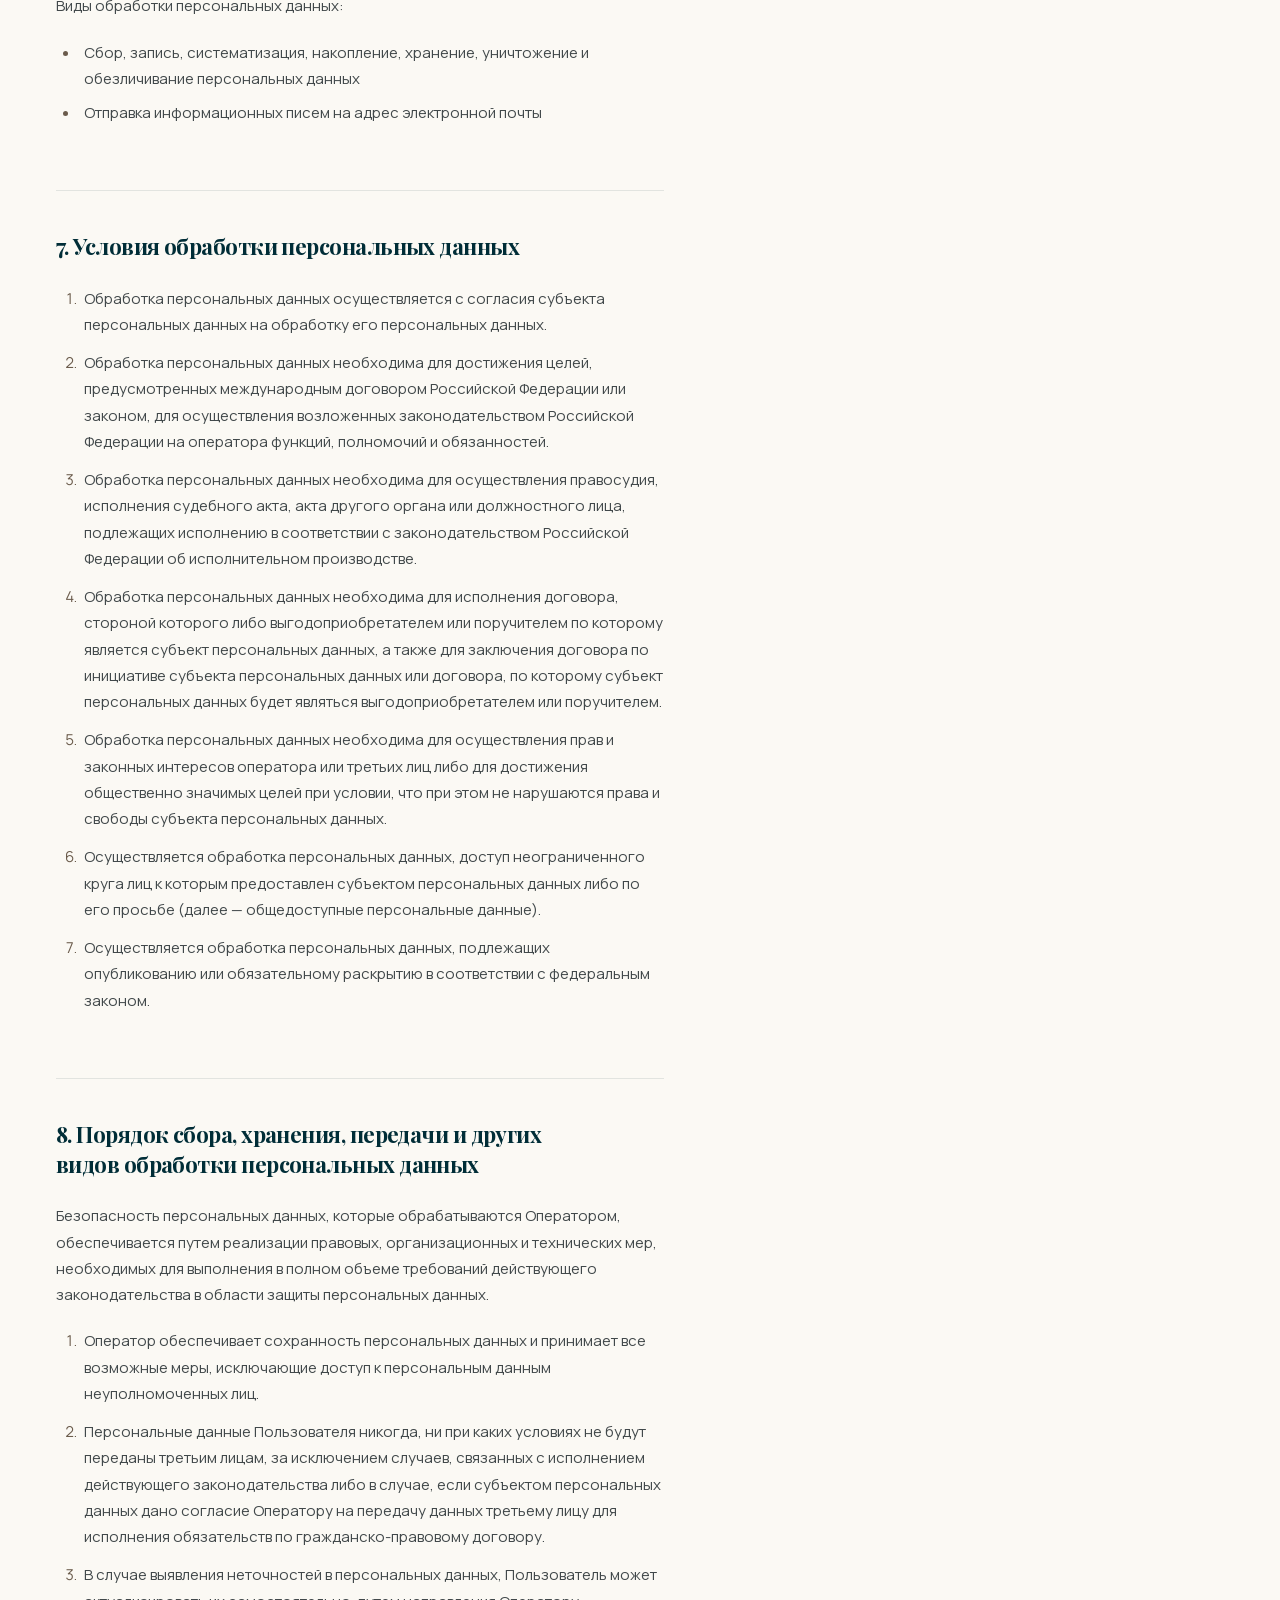
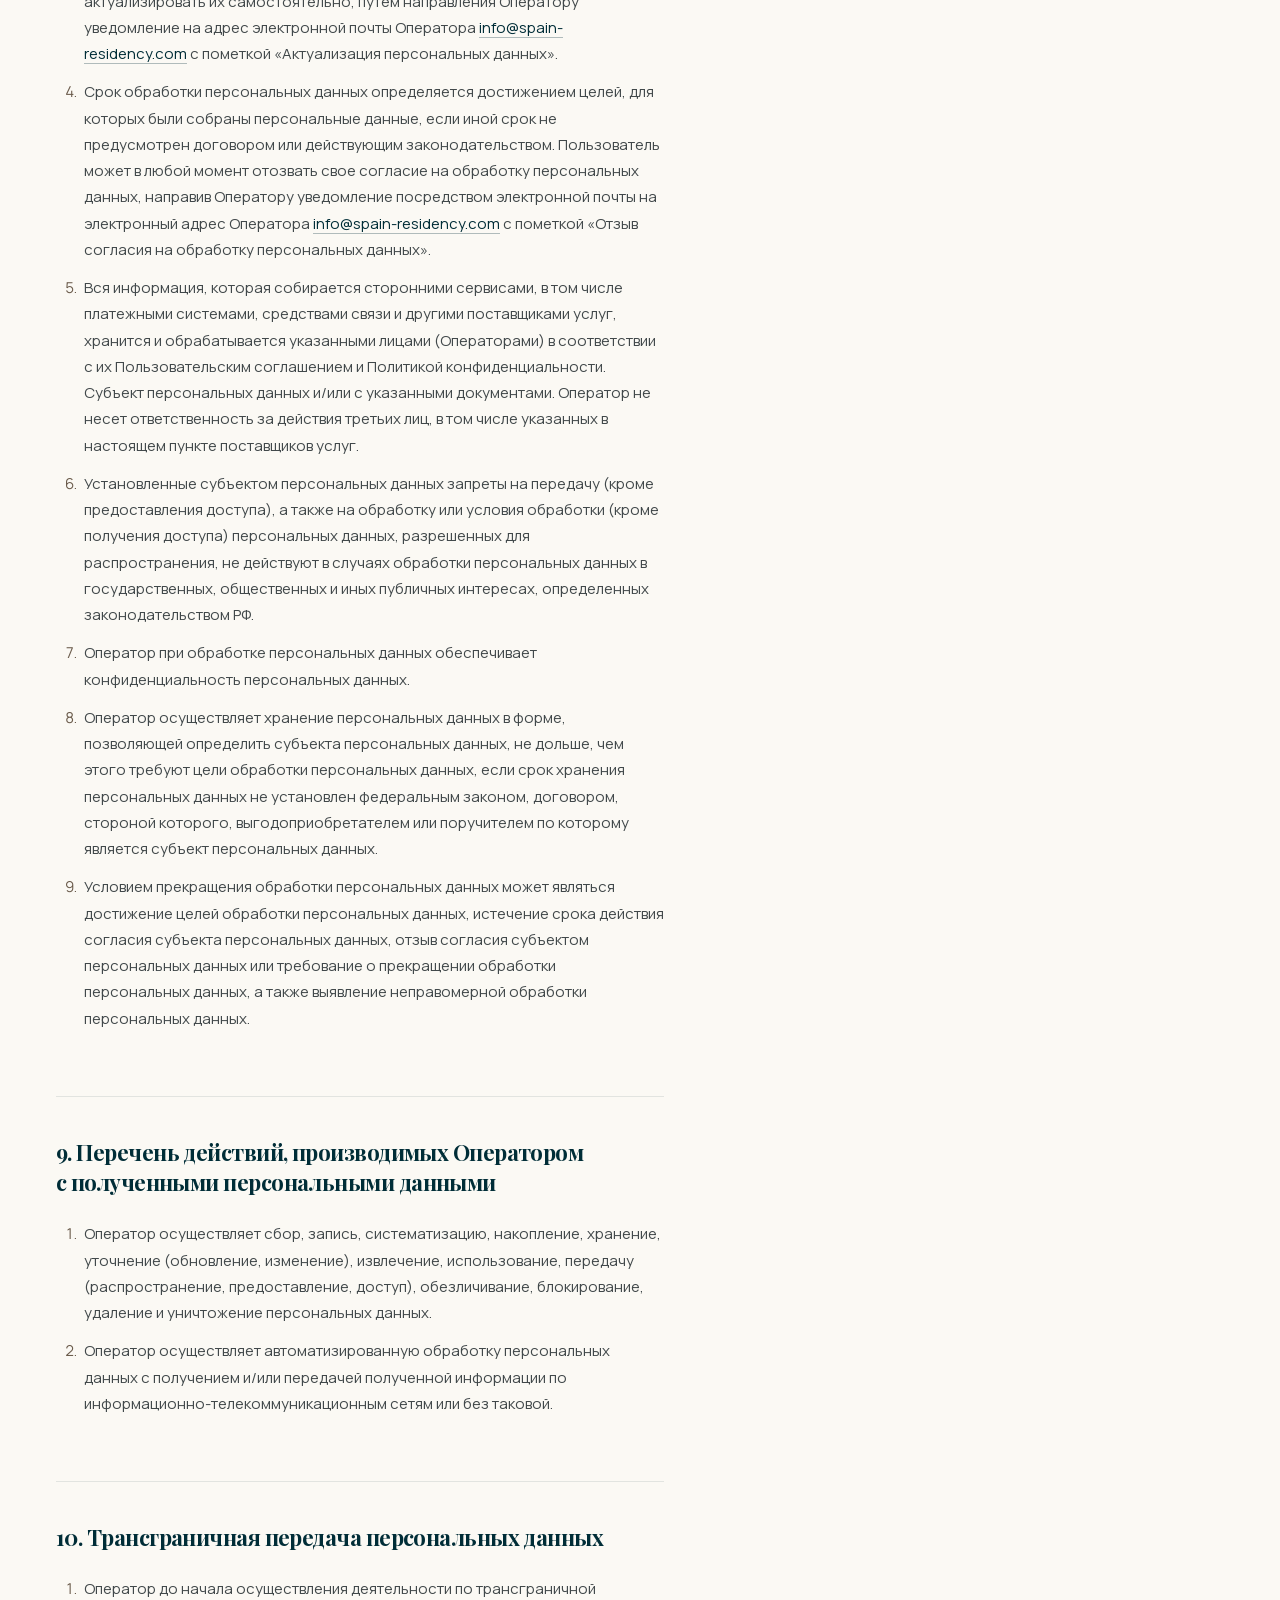
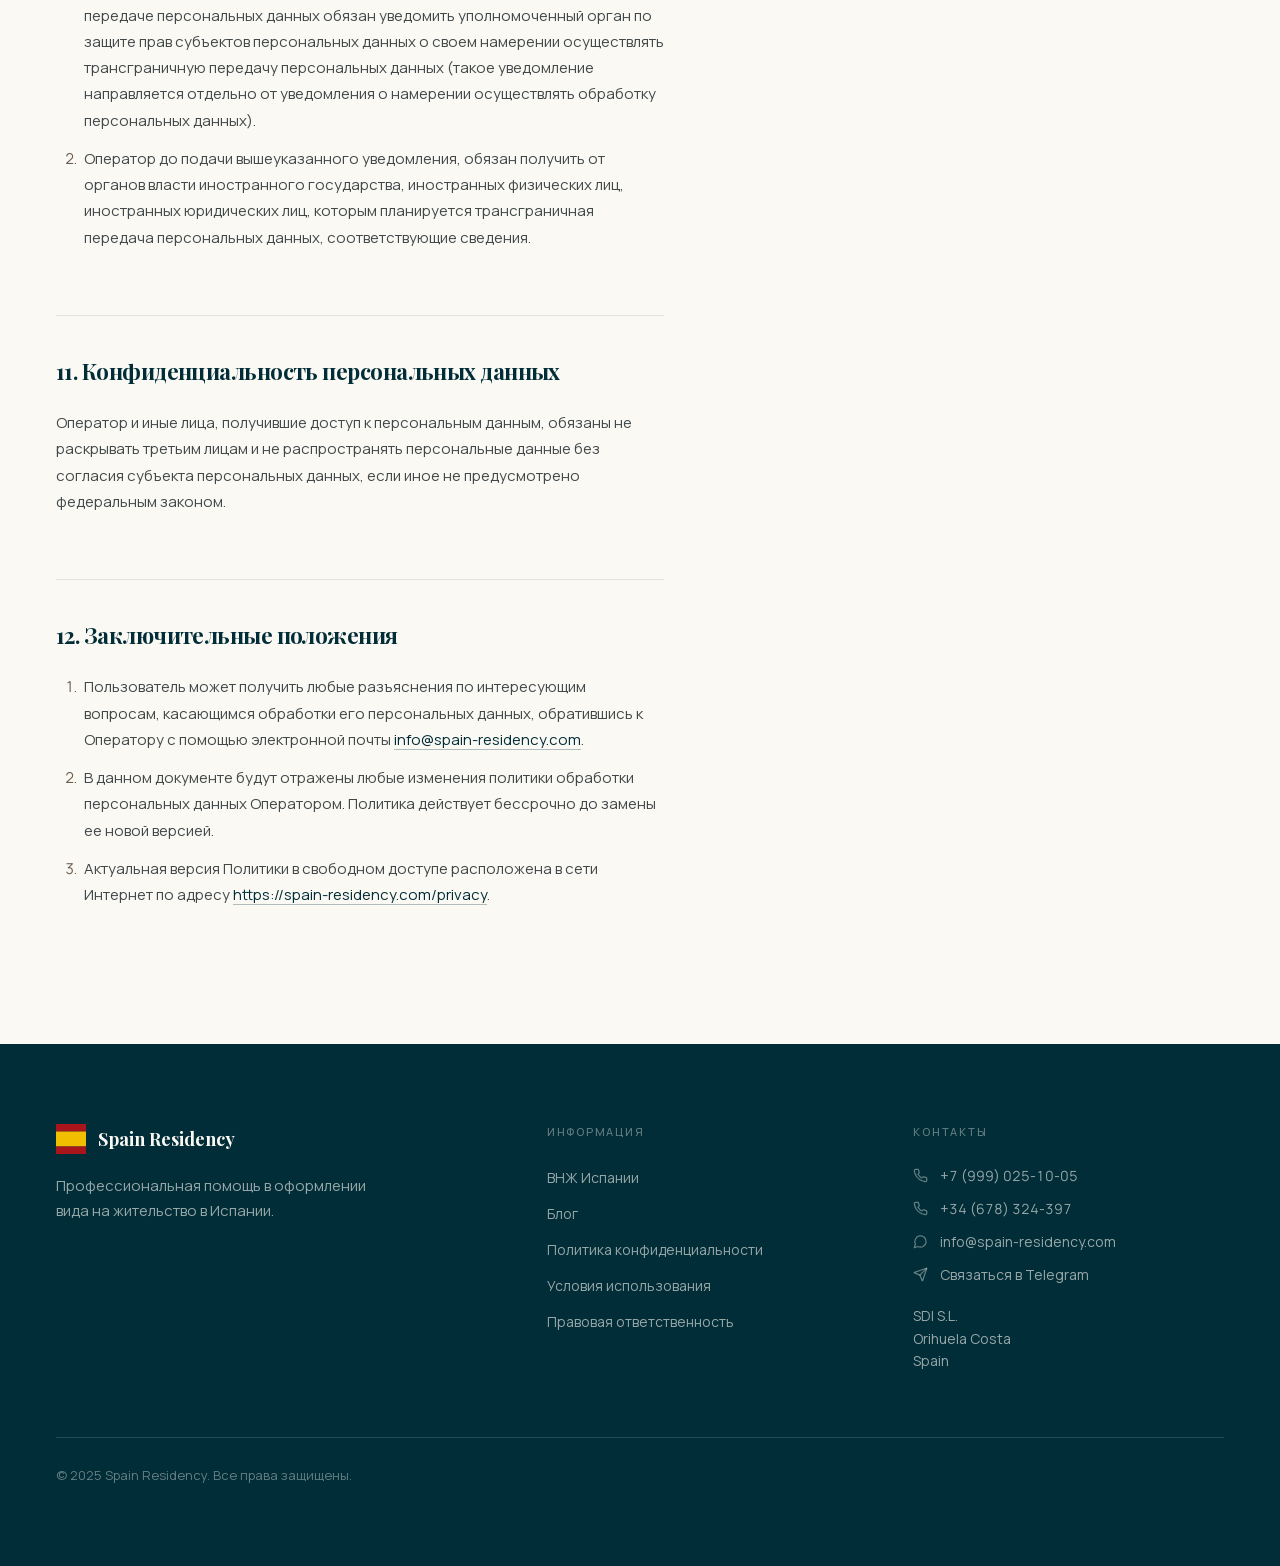
<file: privacy/index.html>
<!DOCTYPE html><html lang="ru"><head><meta charSet="utf-8"/><meta name="viewport" content="width=device-width, initial-scale=1"/><link rel="preload" href="/_next/static/media/2a65768255d6b625-s.p.14by5b4al-y~f.woff2" as="font" crossorigin="" type="font/woff2"/><link rel="preload" href="/_next/static/media/65c558afe41e89d6-s.p.113htgw8u-emy.woff2" as="font" crossorigin="" type="font/woff2"/><link rel="preload" href="/_next/static/media/a343f882a40d2cc9-s.p.0kho-wj7-y-w1.woff2" as="font" crossorigin="" type="font/woff2"/><link rel="preload" href="/_next/static/media/d3fe2f289711ac3f-s.p.0i6ci0u~g4zml.woff2" as="font" crossorigin="" type="font/woff2"/><link rel="stylesheet" href="/_next/static/chunks/0-cjsiod3ctgw.css" data-precedence="next"/><link rel="preload" as="script" fetchPriority="low" href="/_next/static/chunks/10uamwx-eibzk.js"/><script src="/_next/static/chunks/0x55qblhjhuf9.js" async=""></script><script src="/_next/static/chunks/0gkc92rez926_.js" async=""></script><script src="/_next/static/chunks/0k3g3vk-vcpit.js" async=""></script><script src="/_next/static/chunks/13ydbzavw.t5l.js" async=""></script><script src="/_next/static/chunks/turbopack-05rvbj143hno1.js" async=""></script><script src="/_next/static/chunks/1322s96iy7ay7.js" async=""></script><script src="/_next/static/chunks/0yfxm24y-daty.js" async=""></script><script src="/_next/static/chunks/0ap~a_axd-snj.js" async=""></script><script src="/_next/static/chunks/0njhpqq-sx288.js" async=""></script><script src="/_next/static/chunks/12vatmwew6z4l.js" async=""></script><meta name="next-size-adjust" content=""/><title>Политика конфиденциальности | ВНЖ Испании</title><meta name="description" content="Политика обработки персональных данных SDI S.L. Как мы защищаем ваши данные при оформлении ВНЖ Испании."/><meta name="author" content="SDI S.L."/><meta name="keywords" content="ВНЖ Испании,вид на жительство Испания,резиденция Испания,ВНЖ Испании паспорт,оформить ВНЖ Испания,ВНЖ Испании россиянам,ВНЖ Испании казахстанцам,SDI SL,испанское резидентство,TIE Испания"/><meta name="robots" content="index, follow"/><meta name="telegram:channel" content="@OlegMikhalchenko"/><link rel="canonical" href="https://spain-residency.com/privacy/"/><meta property="og:title" content="Политика конфиденциальности | ВНЖ Испании"/><meta property="og:description" content="Политика обработки персональных данных SDI S.L."/><meta property="og:url" content="https://spain-residency.com/privacy/"/><meta property="og:site_name" content="ВНЖ Испании — SDI S.L."/><meta property="og:locale" content="ru_RU"/><meta property="og:image" content="https://spain-residency.com/images/og-image.jpg"/><meta property="og:image:type" content="image/jpeg"/><meta property="og:image:width" content="1200"/><meta property="og:image:height" content="630"/><meta property="og:image:alt" content="ВНЖ Испании — SDI S.L."/><meta property="og:type" content="website"/><meta name="twitter:card" content="summary_large_image"/><meta name="twitter:title" content="Политика конфиденциальности | ВНЖ Испании"/><meta name="twitter:description" content="Политика обработки персональных данных SDI S.L."/><meta name="twitter:image" content="https://spain-residency.com/images/og-image.jpg"/><link rel="icon" href="/favicon.svg" type="image/svg+xml"/><script src="/_next/static/chunks/03~yq9q893hmn.js" noModule=""></script></head><body class="manrope_7f7f2741-module__GzzlXW__variable playfair_display_8ed949ef-module__Rckp8a__variable font-sans"><div hidden=""><!--$--><!--/$--></div><!--$?--><template id="B:0"></template><!--/$--><!--$!--><template data-dgst="BAILOUT_TO_CLIENT_SIDE_RENDERING"></template><!--/$--><!--$!--><template data-dgst="BAILOUT_TO_CLIENT_SIDE_RENDERING"></template><!--/$--><div class="min-h-screen bg-brand-cream"><header class="sticky top-0 z-40 border-b border-brand-ink/10 bg-brand-cream/85 backdrop-blur-md"><div class="container-editorial flex items-center justify-between gap-6 py-5"><a class="flex min-w-0 items-center gap-3" href="/"><img alt="" loading="lazy" width="30" height="30" decoding="async" data-nimg="1" class="shrink-0 object-contain" style="color:transparent" src="/favicon.svg"/><span class="hidden min-w-0 leading-tight sm:block"><span class="block truncate font-display text-lg font-bold tracking-tight text-brand-ink">Spain Residency</span><span class="block truncate text-[10px] uppercase tracking-[0.14em] text-brand-taupe lg:hidden xl:block">группа компаний Теплый Берег</span></span></a><nav class="hidden items-center gap-8 lg:flex"><a href="#services" class="text-[11px] font-medium uppercase tracking-[0.14em] text-brand-slate transition-colors hover:text-brand-ink">Информация</a><a href="#about" class="text-[11px] font-medium uppercase tracking-[0.14em] text-brand-slate transition-colors hover:text-brand-ink">О нас</a><a href="#testimonials" class="text-[11px] font-medium uppercase tracking-[0.14em] text-brand-slate transition-colors hover:text-brand-ink">Отзывы</a><a href="#process" class="text-[11px] font-medium uppercase tracking-[0.14em] text-brand-slate transition-colors hover:text-brand-ink">Процесс</a><a href="#documents" class="text-[11px] font-medium uppercase tracking-[0.14em] text-brand-slate transition-colors hover:text-brand-ink">Документы</a></nav><div class="flex flex-none items-center gap-5"><div class="hidden text-right xl:block"><a href="https://wa.me/79990251005" target="_blank" rel="noopener noreferrer" class="block text-[13px] tabular-nums text-brand-slate transition-colors hover:text-brand-ink">+7 999 025-10-05</a><a href="https://wa.me/34678324397" target="_blank" rel="noopener noreferrer" class="block text-[13px] tabular-nums text-brand-slate transition-colors hover:text-brand-ink">+34 678 324-397</a></div><div class="flex items-center gap-2"><a href="https://wa.me/34678324397" target="_blank" rel="noopener noreferrer" aria-label="Написать в WhatsApp" class="rounded-full border border-brand-ink/20 p-2 text-brand-ink transition-colors hover:border-brand-ink hover:bg-brand-ink hover:text-brand-cream"><svg xmlns="http://www.w3.org/2000/svg" width="16" height="16" viewBox="0 0 24 24" fill="none" stroke="currentColor" stroke-width="2" stroke-linecap="round" stroke-linejoin="round" class="lucide lucide-message-circle"><path d="M7.9 20A9 9 0 1 0 4 16.1L2 22Z"></path></svg></a><a target="_blank" rel="noopener noreferrer" aria-label="Написать в Telegram" class="rounded-full border border-brand-ink/20 p-2 text-brand-ink transition-colors hover:border-brand-ink hover:bg-brand-ink hover:text-brand-cream" href="https://t.me/OlegMikhalchenko"><svg xmlns="http://www.w3.org/2000/svg" width="16" height="16" viewBox="0 0 24 24" fill="none" stroke="currentColor" stroke-width="2" stroke-linecap="round" stroke-linejoin="round" class="lucide lucide-send"><path d="M14.536 21.686a.5.5 0 0 0 .937-.024l6.5-19a.496.496 0 0 0-.635-.635l-19 6.5a.5.5 0 0 0-.024.937l7.93 3.18a2 2 0 0 1 1.112 1.11z"></path><path d="m21.854 2.147-10.94 10.939"></path></svg></a></div><button class="btn-primary hidden px-6 py-3 md:inline-flex">Связаться</button></div></div></header><main class="container-editorial py-20 md:py-28"><p class="eyebrow mb-8">Правовые документы</p><h1 class="mb-12 max-w-3xl text-display-sm md:text-[2.75rem] md:leading-[1.06]">Политика в отношении обработки персональных данных</h1><section class="max-w-measure text-[15px] leading-[1.75] text-brand-slate [&amp;_h2]:mt-16 [&amp;_h2]:mb-6 [&amp;_h2]:border-t [&amp;_h2]:border-brand-ink/10 [&amp;_h2]:pt-10 [&amp;_h2]:text-[1.375rem] [&amp;_h2]:leading-snug [&amp;&gt;h2:first-child]:mt-0 [&amp;&gt;h2:first-child]:border-t-0 [&amp;&gt;h2:first-child]:pt-0 [&amp;_p]:mb-5 [&amp;_ol]:mb-6 [&amp;_ol]:list-decimal [&amp;_ol]:space-y-3 [&amp;_ol]:pl-6 [&amp;_ul]:mb-6 [&amp;_ul]:list-disc [&amp;_ul]:space-y-2 [&amp;_ul]:pl-6 [&amp;_li]:pl-1 [&amp;_li]:marker:text-brand-taupe [&amp;_li&gt;ol]:mt-3 [&amp;_li&gt;ol]:mb-0 [&amp;_li&gt;ul]:mt-3 [&amp;_li&gt;ul]:mb-0 [&amp;_strong]:font-semibold [&amp;_strong]:text-brand-ink [&amp;_a]:text-brand-ink [&amp;_a]:underline [&amp;_a]:underline-offset-4 [&amp;_a]:decoration-brand-ink/30 [&amp;_a]:transition-colors hover:[&amp;_a]:decoration-brand-ink"><h2>1. Общие положения</h2><p>Настоящая политика обработки персональных данных составлена в соответствии с требованиями Федерального закона от 27.07.2006. № 152-ФЗ «О персональных данных» (далее — Закон о персональных данных) и определяет порядок обработки персональных данных и меры по обеспечению безопасности персональных данных, предпринимаемые SDI S.L. (далее — Оператор).</p><ol><li>Оператор ставит своей важнейшей целью и условием осуществления своей деятельности соблюдение прав и свобод человека и гражданина при обработке его персональных данных, в том числе защиты прав на неприкосновенность частной жизни, личную и семейную тайну.</li><li>Настоящая политика Оператора в отношении обработки персональных данных (далее — Политика) применяется ко всей информации, которую Оператор может получить о посетителях веб-сайта <a href="https://spain-residency.com">https://spain-residency.com</a>.</li></ol><h2>2. Основные понятия, используемые в Политике</h2><ol><li>Автоматизированная обработка персональных данных — обработка персональных данных с помощью средств вычислительной техники.</li><li>Блокирование персональных данных — временное прекращение обработки персональных данных (за исключением случаев, если обработка необходима для уточнения персональных данных).</li><li>Веб-сайт — совокупность графических и информационных материалов, а также программ для ЭВМ и баз данных, обеспечивающих их доступность в сети интернет по сетевому адресу <a href="https://spain-residency.com">https://spain-residency.com</a>.</li><li>Информационная система персональных данных — совокупность содержащихся в базах данных персональных данных и обеспечивающих их обработку информационных технологий и технических средств.</li><li>Обезличивание персональных данных — действия, в результате которых невозможно определить без использования дополнительной информации принадлежность персональных данных конкретному Пользователю или иному субъекту персональных данных.</li><li>Обработка персональных данных — любое действие (операция) или совокупность действий (операций), совершаемых с использованием средств автоматизации или без использования таких средств с персональными данными, включая сбор, запись, систематизацию, накопление, хранение, уточнение (обновление, изменение), извлечение, использование, передачу (распространение, предоставление, доступ), обезличивание, блокирование, удаление, уничтожение персональных данных.</li><li>Оператор — государственный орган, муниципальный орган, юридическое или физическое лицо, самостоятельно или совместно с другими лицами организующие и/или осуществляющие обработку персональных данных, а также определяющие цели обработки персональных данных, состав персональных данных, подлежащих обработке, действия (операции), совершаемые с персональными данными.</li><li>Персональные данные — любая информация, относящаяся прямо или косвенно к определенному или определяемому Пользователю веб-сайта <a href="https://spain-residency.com">https://spain-residency.com</a>.</li><li>Персональные данные, разрешенные субъектом персональных данных для распространения, — персональные данные, доступ неограниченного круга лиц к которым предоставлен субъектом персональных данных путем дачи согласия на обработку персональных данных, разрешенных субъектом персональных данных для распространения в порядке, предусмотренном Законом о персональных данных (далее — персональные данные, разрешенные для распространения).</li><li>Пользователь — любой посетитель веб-сайта <a href="https://spain-residency.com">https://spain-residency.com</a>.</li><li>Предоставление персональных данных — действия, направленные на раскрытие персональных данных определенному лицу или определенному кругу лиц.</li><li>Распространение персональных данных — любые действия, направленные на раскрытие персональных данных неопределенному кругу лиц (передача персональных данных) или на ознакомление с персональными данными неограниченного круга лиц, в том числе обнародование персональных данных в средствах массовой информации, размещение в информационно-телекоммуникационных сетях или предоставление доступа к персональным данным каким-либо иным способом.</li><li>Трансграничная передача персональных данных — передача персональных данных на территорию иностранного государства органу власти иностранного государства, иностранному физическому или иностранному юридическому лицу.</li><li>Уничтожение персональных данных — любые действия, в результате которых персональные данные уничтожаются безвозвратно с невозможностью дальнейшего восстановления содержания персональных данных в информационной системе персональных данных и/или уничтожаются материальные носители персональных данных.</li></ol><h2>3. Основные права и обязанности Оператора</h2><ol><li><strong>Оператор имеет право:</strong><ul><li>получать от субъекта персональных данных достоверные информацию и/или документы, содержащие персональные данные;</li><li>в случае отзыва субъектом персональных данных согласия на обработку персональных данных, а также, направления обращения с требованием о прекращении обработки персональных данных, Оператор вправе продолжить обработку персональных данных без согласия субъекта персональных данных при наличии оснований, указанных в Законе о персональных данных;</li><li>самостоятельно определять состав и перечень мер, необходимых и достаточных для обеспечения выполнения обязанностей, предусмотренных Законом о персональных данных и принятыми в соответствии с ним нормативными правовыми актами, если иное не предусмотрено Законом о персональных данных или другими федеральными законами.</li></ul></li><li><strong>Оператор обязан:</strong><ul><li>предоставлять субъекту персональных данных по его просьбе информацию, касающуюся обработки его персональных данных;</li><li>организовывать обработку персональных данных в порядке, установленном действующим законодательством РФ;</li><li>отвечать на обращения и запросы субъектов персональных данных и их законных представителей в соответствии с требованиями Закона о персональных данных;</li><li>сообщать в уполномоченный орган по защите прав субъектов персональных данных по запросу этого органа необходимую информацию в течение 10 дней с даты получения такого запроса;</li><li>публиковать или иным образом обеспечивать неограниченный доступ к настоящей Политике в отношении обработки персональных данных;</li><li>принимать правовые, организационные и технические меры для защиты персональных данных от неправомерного или случайного доступа к ним, уничтожения, изменения, блокирования, копирования, предоставления, распространения персональных данных, а также от иных неправомерных действий в отношении персональных данных;</li><li>прекратить передачу (распространение, предоставление, доступ) персональных данных, прекратить обработку и уничтожить персональные данные в порядке и случаях, предусмотренных Законом о персональных данных;</li><li>исполнять иные обязанности, предусмотренные Законом о персональных данных.</li></ul></li></ol><h2>4. Основные права и обязанности субъектов персональных данных</h2><ol><li><strong>Субъекты персональных данных имеют право:</strong><ul><li>получать информацию, касающуюся обработки его персональных данных, за исключением случаев, предусмотренных федеральными законами. Сведения предоставляются субъекту персональных данных Оператором в доступной форме, и в них не должны содержаться персональные данные, относящиеся к другим субъектам персональных данных, за исключением случаев, когда имеются законные основания для раскрытия таких персональных данных. Перечень информации и порядок ее получения установлен Законом о персональных данных;</li><li>требовать от оператора уточнения его персональных данных, их блокирования или уничтожения в случае, если персональные данные являются неполными, устаревшими, неточными, незаконно полученными или не являются необходимыми для заявленной цели обработки, а также принимать предусмотренные законом меры по защите своих прав;</li><li>выдвигать условие предварительного согласия при обработке персональных данных в целях продвижения на рынке товаров, работ и услуг;</li><li>на отзыв согласия на обработку персональных данных, а также, на направление требования о прекращении обработки персональных данных;</li><li>обжаловать в уполномоченный орган по защите прав субъектов персональных данных или в судебном порядке неправомерные действия или бездействие Оператора при обработке его персональных данных;</li><li>на осуществление иных прав, предусмотренных законодательством РФ.</li></ul></li><li><strong>Субъекты персональных данных обязаны:</strong><ul><li>предоставлять Оператору достоверные данные о себе;</li><li>сообщать Оператору об уточнении (обновлении, изменении) своих персональных данных.</li></ul></li><li>Лица, передавшие Оператору недостоверные сведения о себе, либо сведения о другом субъекте персональных данных без согласия последнего, несут ответственность в соответствии с законодательством РФ.</li></ol><h2>5. Принципы обработки персональных данных</h2><ol><li>Обработка персональных данных осуществляется на законной и справедливой основе.</li><li>Обработка персональных данных ограничивается достижением конкретных, заранее определенных и законных целей. Не допускается обработка персональных данных, несовместимая с целями сбора персональных данных.</li><li>Не допускается объединение баз данных, содержащих персональные данные, обработка которых осуществляется в целях, несовместимых между собой.</li><li>Обработке подлежат только персональные данные, которые отвечают целям их обработки.</li><li>Содержание и объем обрабатываемых персональных данных соответствуют заявленным целям обработки. Не допускается избыточность обрабатываемых персональных данных по отношению к заявленным целям их обработки.</li><li>При обработке персональных данных обеспечивается точность персональных данных, их достаточность, а в необходимых случаях и актуальность по отношению к целям обработки персональных данных. Оператор принимает необходимые меры и/или обеспечивает их принятие по удалению или уточнению неполных или неточных данных.</li><li>Хранение персональных данных осуществляется в форме, позволяющей определить субъекта персональных данных, не дольше, чем этого требуют цели обработки персональных данных, если срок хранения персональных данных не установлен федеральным законом, договором, стороной которого, выгодоприобретателем или поручителем по которому является субъект персональных данных. Обрабатываемые персональные данные уничтожаются либо обезличиваются по достижении целей обработки или в случае утраты необходимости в достижении этих целей, если иное не предусмотрено федеральным законом.</li></ol><h2>6. Цели обработки персональных данных</h2><p>Цель обработки: информирование Пользователя посредством отправки электронных писем</p><p>Персональные данные:</p><ul><li>фамилия, имя, отчество</li><li>электронный адрес</li><li>номера телефонов</li></ul><p>Правовые основания:</p><ul><li>договоры, заключаемые между оператором и субъектом персональных данных</li></ul><p>Виды обработки персональных данных:</p><ul><li>Сбор, запись, систематизация, накопление, хранение, уничтожение и обезличивание персональных данных</li><li>Отправка информационных писем на адрес электронной почты</li></ul><h2>7. Условия обработки персональных данных</h2><ol><li>Обработка персональных данных осуществляется с согласия субъекта персональных данных на обработку его персональных данных.</li><li>Обработка персональных данных необходима для достижения целей, предусмотренных международным договором Российской Федерации или законом, для осуществления возложенных законодательством Российской Федерации на оператора функций, полномочий и обязанностей.</li><li>Обработка персональных данных необходима для осуществления правосудия, исполнения судебного акта, акта другого органа или должностного лица, подлежащих исполнению в соответствии с законодательством Российской Федерации об исполнительном производстве.</li><li>Обработка персональных данных необходима для исполнения договора, стороной которого либо выгодоприобретателем или поручителем по которому является субъект персональных данных, а также для заключения договора по инициативе субъекта персональных данных или договора, по которому субъект персональных данных будет являться выгодоприобретателем или поручителем.</li><li>Обработка персональных данных необходима для осуществления прав и законных интересов оператора или третьих лиц либо для достижения общественно значимых целей при условии, что при этом не нарушаются права и свободы субъекта персональных данных.</li><li>Осуществляется обработка персональных данных, доступ неограниченного круга лиц к которым предоставлен субъектом персональных данных либо по его просьбе (далее — общедоступные персональные данные).</li><li>Осуществляется обработка персональных данных, подлежащих опубликованию или обязательному раскрытию в соответствии с федеральным законом.</li></ol><h2>8. Порядок сбора, хранения, передачи и других видов обработки персональных данных</h2><p>Безопасность персональных данных, которые обрабатываются Оператором, обеспечивается путем реализации правовых, организационных и технических мер, необходимых для выполнения в полном объеме требований действующего законодательства в области защиты персональных данных.</p><ol><li>Оператор обеспечивает сохранность персональных данных и принимает все возможные меры, исключающие доступ к персональным данным неуполномоченных лиц.</li><li>Персональные данные Пользователя никогда, ни при каких условиях не будут переданы третьим лицам, за исключением случаев, связанных с исполнением действующего законодательства либо в случае, если субъектом персональных данных дано согласие Оператору на передачу данных третьему лицу для исполнения обязательств по гражданско-правовому договору.</li><li>В случае выявления неточностей в персональных данных, Пользователь может актуализировать их самостоятельно, путем направления Оператору уведомление на адрес электронной почты Оператора <a href="mailto:info@spain-residency.com">info@spain-residency.com</a> с пометкой «Актуализация персональных данных».</li><li>Срок обработки персональных данных определяется достижением целей, для которых были собраны персональные данные, если иной срок не предусмотрен договором или действующим законодательством. Пользователь может в любой момент отозвать свое согласие на обработку персональных данных, направив Оператору уведомление посредством электронной почты на электронный адрес Оператора <a href="mailto:info@spain-residency.com">info@spain-residency.com</a> с пометкой «Отзыв согласия на обработку персональных данных».</li><li>Вся информация, которая собирается сторонними сервисами, в том числе платежными системами, средствами связи и другими поставщиками услуг, хранится и обрабатывается указанными лицами (Операторами) в соответствии с их Пользовательским соглашением и Политикой конфиденциальности. Субъект персональных данных и/или с указанными документами. Оператор не несет ответственность за действия третьих лиц, в том числе указанных в настоящем пункте поставщиков услуг.</li><li>Установленные субъектом персональных данных запреты на передачу (кроме предоставления доступа), а также на обработку или условия обработки (кроме получения доступа) персональных данных, разрешенных для распространения, не действуют в случаях обработки персональных данных в государственных, общественных и иных публичных интересах, определенных законодательством РФ.</li><li>Оператор при обработке персональных данных обеспечивает конфиденциальность персональных данных.</li><li>Оператор осуществляет хранение персональных данных в форме, позволяющей определить субъекта персональных данных, не дольше, чем этого требуют цели обработки персональных данных, если срок хранения персональных данных не установлен федеральным законом, договором, стороной которого, выгодоприобретателем или поручителем по которому является субъект персональных данных.</li><li>Условием прекращения обработки персональных данных может являться достижение целей обработки персональных данных, истечение срока действия согласия субъекта персональных данных, отзыв согласия субъектом персональных данных или требование о прекращении обработки персональных данных, а также выявление неправомерной обработки персональных данных.</li></ol><h2>9. Перечень действий, производимых Оператором с полученными персональными данными</h2><ol><li>Оператор осуществляет сбор, запись, систематизацию, накопление, хранение, уточнение (обновление, изменение), извлечение, использование, передачу (распространение, предоставление, доступ), обезличивание, блокирование, удаление и уничтожение персональных данных.</li><li>Оператор осуществляет автоматизированную обработку персональных данных с получением и/или передачей полученной информации по информационно-телекоммуникационным сетям или без таковой.</li></ol><h2>10. Трансграничная передача персональных данных</h2><ol><li>Оператор до начала осуществления деятельности по трансграничной передаче персональных данных обязан уведомить уполномоченный орган по защите прав субъектов персональных данных о своем намерении осуществлять трансграничную передачу персональных данных (такое уведомление направляется отдельно от уведомления о намерении осуществлять обработку персональных данных).</li><li>Оператор до подачи вышеуказанного уведомления, обязан получить от органов власти иностранного государства, иностранных физических лиц, иностранных юридических лиц, которым планируется трансграничная передача персональных данных, соответствующие сведения.</li></ol><h2>11. Конфиденциальность персональных данных</h2><p>Оператор и иные лица, получившие доступ к персональным данным, обязаны не раскрывать третьим лицам и не распространять персональные данные без согласия субъекта персональных данных, если иное не предусмотрено федеральным законом.</p><h2>12. Заключительные положения</h2><ol><li>Пользователь может получить любые разъяснения по интересующим вопросам, касающимся обработки его персональных данных, обратившись к Оператору с помощью электронной почты <a href="mailto:info@spain-residency.com">info@spain-residency.com</a>.</li><li>В данном документе будут отражены любые изменения политики обработки персональных данных Оператором. Политика действует бессрочно до замены ее новой версией.</li><li>Актуальная версия Политики в свободном доступе расположена в сети Интернет по адресу <a href="https://spain-residency.com/privacy">https://spain-residency.com/privacy</a>.</li></ol></section></main><footer class="bg-brand-ink text-brand-cream" id="contacts"><div class="container-editorial py-20"><div class="grid gap-14 md:grid-cols-[1.4fr_1fr_1fr]"><div><div class="mb-5 flex items-center gap-3"><img alt="" loading="lazy" width="30" height="30" decoding="async" data-nimg="1" class="object-contain" style="color:transparent" src="/favicon.svg"/><span class="font-display text-lg font-bold text-brand-cream">Spain Residency</span></div><p class="max-w-xs text-[15px] leading-relaxed text-brand-cream/60">Профессиональная помощь в оформлении вида на жительство в Испании.</p></div><div><h3 class="eyebrow-plain mb-6 text-brand-cream/40">Информация</h3><ul class="space-y-3"><li><a href="#services" class="text-[14px] text-brand-cream/60 transition-colors hover:text-brand-cream">ВНЖ Испании</a></li><li><a class="text-[14px] text-brand-cream/60 transition-colors hover:text-brand-cream" href="/blog/">Блог</a></li><li><a href="/privacy" class="text-[14px] text-brand-cream/60 transition-colors hover:text-brand-cream">Политика конфиденциальности</a></li><li><a href="/conditions" class="text-[14px] text-brand-cream/60 transition-colors hover:text-brand-cream">Условия использования</a></li><li><a href="/legal-information" class="text-[14px] text-brand-cream/60 transition-colors hover:text-brand-cream">Правовая ответственность</a></li></ul></div><div><h3 class="eyebrow-plain mb-6 text-brand-cream/40">Контакты</h3><ul class="space-y-3 text-[14px] text-brand-cream/60"><li class="flex items-center gap-3"><svg xmlns="http://www.w3.org/2000/svg" width="15" height="15" viewBox="0 0 24 24" fill="none" stroke="currentColor" stroke-width="2" stroke-linecap="round" stroke-linejoin="round" class="lucide lucide-phone flex-none text-brand-cream/40"><path d="M22 16.92v3a2 2 0 0 1-2.18 2 19.79 19.79 0 0 1-8.63-3.07 19.5 19.5 0 0 1-6-6 19.79 19.79 0 0 1-3.07-8.67A2 2 0 0 1 4.11 2h3a2 2 0 0 1 2 1.72 12.84 12.84 0 0 0 .7 2.81 2 2 0 0 1-.45 2.11L8.09 9.91a16 16 0 0 0 6 6l1.27-1.27a2 2 0 0 1 2.11-.45 12.84 12.84 0 0 0 2.81.7A2 2 0 0 1 22 16.92z"></path></svg><span class="tabular-nums">+7 (999) 025-10-05</span></li><li class="flex items-center gap-3"><svg xmlns="http://www.w3.org/2000/svg" width="15" height="15" viewBox="0 0 24 24" fill="none" stroke="currentColor" stroke-width="2" stroke-linecap="round" stroke-linejoin="round" class="lucide lucide-phone flex-none text-brand-cream/40"><path d="M22 16.92v3a2 2 0 0 1-2.18 2 19.79 19.79 0 0 1-8.63-3.07 19.5 19.5 0 0 1-6-6 19.79 19.79 0 0 1-3.07-8.67A2 2 0 0 1 4.11 2h3a2 2 0 0 1 2 1.72 12.84 12.84 0 0 0 .7 2.81 2 2 0 0 1-.45 2.11L8.09 9.91a16 16 0 0 0 6 6l1.27-1.27a2 2 0 0 1 2.11-.45 12.84 12.84 0 0 0 2.81.7A2 2 0 0 1 22 16.92z"></path></svg><span class="tabular-nums">+34 (678) 324-397</span></li><li class="flex items-center gap-3"><svg xmlns="http://www.w3.org/2000/svg" width="15" height="15" viewBox="0 0 24 24" fill="none" stroke="currentColor" stroke-width="2" stroke-linecap="round" stroke-linejoin="round" class="lucide lucide-message-circle flex-none text-brand-cream/40"><path d="M7.9 20A9 9 0 1 0 4 16.1L2 22Z"></path></svg><span>info@spain-residency.com</span></li><li class="flex items-center gap-3"><svg xmlns="http://www.w3.org/2000/svg" width="15" height="15" viewBox="0 0 24 24" fill="none" stroke="currentColor" stroke-width="2" stroke-linecap="round" stroke-linejoin="round" class="lucide lucide-send flex-none text-brand-cream/40"><path d="M14.536 21.686a.5.5 0 0 0 .937-.024l6.5-19a.496.496 0 0 0-.635-.635l-19 6.5a.5.5 0 0 0-.024.937l7.93 3.18a2 2 0 0 1 1.112 1.11z"></path><path d="m21.854 2.147-10.94 10.939"></path></svg><a target="_blank" rel="noopener noreferrer" class="text-[14px] text-brand-cream/60 transition-colors hover:text-brand-cream" href="https://t.me/OlegMikhalchenko">Связаться в Telegram</a></li><li class="pt-2 leading-relaxed"><address class="not-italic">SDI S.L.</address><address class="not-italic">Orihuela Costa</address><address class="not-italic">Spain</address></li></ul></div></div><div class="mt-16 border-t border-brand-cream/15 pt-7 text-[13px] text-brand-cream/40">© 2025 Spain Residency. Все права защищены.</div></div></footer><!--$--><!--/$--></div><!--$--><!--/$--><script type="application/ld+json">{"@context":"https://schema.org","@type":"Organization","name":"SDI S.L.","alternateName":"ВНЖ Испании","url":"https://spain-residency.com","logo":"https://spain-residency.com/favicon.svg","image":"https://spain-residency.com/images/banner.jpg","email":"info@spain-residency.com","telephone":"+34678324397","sameAs":["https://t.me/OlegMikhalchenko"]}</script><script type="application/ld+json">{"@context":"https://schema.org","@type":"LegalService","name":"SDI S.L. — ВНЖ Испании","description":"Оформление вида на жительство в Испании за 20 рабочих дней. Нужен только паспорт.","url":"https://spain-residency.com","telephone":"+34678324397","email":"info@spain-residency.com","address":{"@type":"PostalAddress","addressCountry":"ES","addressLocality":"España"},"areaServed":["RU","KZ","ES"],"inLanguage":"ru","contactPoint":[{"@type":"ContactPoint","telephone":"+34678324397","contactType":"customer service","availableLanguage":["Russian"]}],"sameAs":["https://t.me/OlegMikhalchenko"]}</script><script>requestAnimationFrame(function(){$RT=performance.now()});</script><script src="/_next/static/chunks/10uamwx-eibzk.js" id="_R_" async=""></script><div hidden id="S:0"><script>(self.__next_s=self.__next_s||[]).push([0,{"children":"\n            (function(m,e,t,r,i,k,a){m[i]=m[i]||function(){(m[i].a=m[i].a||[]).push(arguments)};\n            m[i].l=1*new Date();\n            for (var j = 0; j < document.scripts.length; j++) {if (document.scripts[j].src === r) { return; }}\n            k=e.createElement(t),a=e.getElementsByTagName(t)[0],k.async=1,k.src=r,a.parentNode.insertBefore(k,a)})\n            (window, document, \"script\", \"https://mc.yandex.ru/metrika/tag.js\", \"ym\");\n \n            ym(101273049, \"init\", {\n                 clickmap:true,\n                 trackLinks:true,\n                 accurateTrackBounce:true,\n                 webvisor:true\n            });\n          ","id":"yandex-metrika"}])</script><noscript><div><img src="https://mc.yandex.ru/watch/101273049" style="position:absolute;left:-9999px" alt=""/></div></noscript></div><script>$RB=[];$RV=function(a){$RT=performance.now();for(var b=0;b<a.length;b+=2){var c=a[b],e=a[b+1];null!==e.parentNode&&e.parentNode.removeChild(e);var f=c.parentNode;if(f){var g=c.previousSibling,h=0;do{if(c&&8===c.nodeType){var d=c.data;if("/$"===d||"/&"===d)if(0===h)break;else h--;else"$"!==d&&"$?"!==d&&"$~"!==d&&"$!"!==d&&"&"!==d||h++}d=c.nextSibling;f.removeChild(c);c=d}while(c);for(;e.firstChild;)f.insertBefore(e.firstChild,c);g.data="$";g._reactRetry&&requestAnimationFrame(g._reactRetry)}}a.length=0};
$RC=function(a,b){if(b=document.getElementById(b))(a=document.getElementById(a))?(a.previousSibling.data="$~",$RB.push(a,b),2===$RB.length&&("number"!==typeof $RT?requestAnimationFrame($RV.bind(null,$RB)):(a=performance.now(),setTimeout($RV.bind(null,$RB),2300>a&&2E3<a?2300-a:$RT+300-a)))):b.parentNode.removeChild(b)};$RC("B:0","S:0")</script><script>(self.__next_f=self.__next_f||[]).push([0])</script><script>self.__next_f.push([1,"1:\"$Sreact.fragment\"\n2:\"$Sreact.suspense\"\n3:I[31612,[\"/_next/static/chunks/1322s96iy7ay7.js\"],\"default\"]\n4:I[33950,[\"/_next/static/chunks/1322s96iy7ay7.js\"],\"default\"]\n5:I[6103,[\"/_next/static/chunks/1322s96iy7ay7.js\"],\"default\"]\n6:I[67145,[\"/_next/static/chunks/0yfxm24y-daty.js\",\"/_next/static/chunks/0ap~a_axd-snj.js\"],\"default\"]\n7:I[11225,[\"/_next/static/chunks/0yfxm24y-daty.js\",\"/_next/static/chunks/0ap~a_axd-snj.js\"],\"default\"]\n9:I[78095,[\"/_next/static/chunks/0yfxm24y-daty.js\",\"/_next/static/chunks/0ap~a_axd-snj.js\"],\"ClientPageRoot\"]\na:I[55600,[\"/_next/static/chunks/1322s96iy7ay7.js\",\"/_next/static/chunks/0njhpqq-sx288.js\",\"/_next/static/chunks/12vatmwew6z4l.js\"],\"default\"]\nd:I[28174,[\"/_next/static/chunks/0yfxm24y-daty.js\",\"/_next/static/chunks/0ap~a_axd-snj.js\"],\"OutletBoundary\"]\nf:I[28174,[\"/_next/static/chunks/0yfxm24y-daty.js\",\"/_next/static/chunks/0ap~a_axd-snj.js\"],\"ViewportBoundary\"]\n11:I[28174,[\"/_next/static/chunks/0yfxm24y-daty.js\",\"/_next/static/chunks/0ap~a_axd-snj.js\"],\"MetadataBoundary\"]\n13:I[47183,[\"/_next/static/chunks/1322s96iy7ay7.js\"],\"default\",1]\n:HL[\"/_next/static/chunks/0-cjsiod3ctgw.css\",\"style\"]\n:HL[\"/_next/static/media/2a65768255d6b625-s.p.14by5b4al-y~f.woff2\",\"font\",{\"crossOrigin\":\"\",\"type\":\"font/woff2\"}]\n:HL[\"/_next/static/media/65c558afe41e89d6-s.p.113htgw8u-emy.woff2\",\"font\",{\"crossOrigin\":\"\",\"type\":\"font/woff2\"}]\n:HL[\"/_next/static/media/a343f882a40d2cc9-s.p.0kho-wj7-y-w1.woff2\",\"font\",{\"crossOrigin\":\"\",\"type\":\"font/woff2\"}]\n:HL[\"/_next/static/media/d3fe2f289711ac3f-s.p.0i6ci0u~g4zml.woff2\",\"font\",{\"crossOrigin\":\"\",\"type\":\"font/woff2\"}]\n"])</script><script>self.__next_f.push([1,"0:{\"P\":null,\"c\":[\"\",\"privacy\",\"\"],\"q\":\"\",\"i\":false,\"f\":[[[\"\",{\"children\":[\"privacy\",{\"children\":[\"__PAGE__\",{}]}]},\"$undefined\",\"$undefined\",16],[[\"$\",\"$1\",\"c\",{\"children\":[[[\"$\",\"link\",\"0\",{\"rel\":\"stylesheet\",\"href\":\"/_next/static/chunks/0-cjsiod3ctgw.css\",\"precedence\":\"next\",\"crossOrigin\":\"$undefined\",\"nonce\":\"$undefined\"}],[\"$\",\"script\",\"script-0\",{\"src\":\"/_next/static/chunks/1322s96iy7ay7.js\",\"async\":true,\"nonce\":\"$undefined\"}]],[\"$\",\"html\",null,{\"lang\":\"ru\",\"children\":[\"$\",\"body\",null,{\"className\":\"manrope_7f7f2741-module__GzzlXW__variable playfair_display_8ed949ef-module__Rckp8a__variable font-sans\",\"children\":[[\"$\",\"$2\",null,{\"children\":[\"$\",\"$L3\",null,{}]}],[\"$\",\"$2\",null,{\"children\":[\"$\",\"$L4\",null,{}]}],[\"$\",\"$2\",null,{\"children\":[\"$\",\"$L5\",null,{}]}],[\"$\",\"$L6\",null,{\"parallelRouterKey\":\"children\",\"error\":\"$undefined\",\"errorStyles\":\"$undefined\",\"errorScripts\":\"$undefined\",\"template\":[\"$\",\"$L7\",null,{}],\"templateStyles\":\"$undefined\",\"templateScripts\":\"$undefined\",\"notFound\":[\"$L8\",[]],\"forbidden\":\"$undefined\",\"unauthorized\":\"$undefined\"}],false,[\"$\",\"script\",null,{\"type\":\"application/ld+json\",\"dangerouslySetInnerHTML\":{\"__html\":\"{\\\"@context\\\":\\\"https://schema.org\\\",\\\"@type\\\":\\\"Organization\\\",\\\"name\\\":\\\"SDI S.L.\\\",\\\"alternateName\\\":\\\"ВНЖ Испании\\\",\\\"url\\\":\\\"https://spain-residency.com\\\",\\\"logo\\\":\\\"https://spain-residency.com/favicon.svg\\\",\\\"image\\\":\\\"https://spain-residency.com/images/banner.jpg\\\",\\\"email\\\":\\\"info@spain-residency.com\\\",\\\"telephone\\\":\\\"+34678324397\\\",\\\"sameAs\\\":[\\\"https://t.me/OlegMikhalchenko\\\"]}\"}}],[\"$\",\"script\",null,{\"type\":\"application/ld+json\",\"dangerouslySetInnerHTML\":{\"__html\":\"{\\\"@context\\\":\\\"https://schema.org\\\",\\\"@type\\\":\\\"LegalService\\\",\\\"name\\\":\\\"SDI S.L. — ВНЖ Испании\\\",\\\"description\\\":\\\"Оформление вида на жительство в Испании за 20 рабочих дней. Нужен только паспорт.\\\",\\\"url\\\":\\\"https://spain-residency.com\\\",\\\"telephone\\\":\\\"+34678324397\\\",\\\"email\\\":\\\"info@spain-residency.com\\\",\\\"address\\\":{\\\"@type\\\":\\\"PostalAddress\\\",\\\"addressCountry\\\":\\\"ES\\\",\\\"addressLocality\\\":\\\"España\\\"},\\\"areaServed\\\":[\\\"RU\\\",\\\"KZ\\\",\\\"ES\\\"],\\\"inLanguage\\\":\\\"ru\\\",\\\"contactPoint\\\":[{\\\"@type\\\":\\\"ContactPoint\\\",\\\"telephone\\\":\\\"+34678324397\\\",\\\"contactType\\\":\\\"customer service\\\",\\\"availableLanguage\\\":[\\\"Russian\\\"]}],\\\"sameAs\\\":[\\\"https://t.me/OlegMikhalchenko\\\"]}\"}}]]}]}]]}],{\"children\":[[\"$\",\"$1\",\"c\",{\"children\":[null,[\"$\",\"$L6\",null,{\"parallelRouterKey\":\"children\",\"error\":\"$undefined\",\"errorStyles\":\"$undefined\",\"errorScripts\":\"$undefined\",\"template\":[\"$\",\"$L7\",null,{}],\"templateStyles\":\"$undefined\",\"templateScripts\":\"$undefined\",\"notFound\":\"$undefined\",\"forbidden\":\"$undefined\",\"unauthorized\":\"$undefined\"}]]}],{\"children\":[[\"$\",\"$1\",\"c\",{\"children\":[[\"$\",\"$L9\",null,{\"Component\":\"$a\",\"serverProvidedParams\":{\"searchParams\":{},\"params\":{},\"promises\":[\"$@b\",\"$@c\"]}}],[[\"$\",\"script\",\"script-0\",{\"src\":\"/_next/static/chunks/0njhpqq-sx288.js\",\"async\":true,\"nonce\":\"$undefined\"}],[\"$\",\"script\",\"script-1\",{\"src\":\"/_next/static/chunks/12vatmwew6z4l.js\",\"async\":true,\"nonce\":\"$undefined\"}]],[\"$\",\"$Ld\",null,{\"children\":[\"$\",\"$2\",null,{\"name\":\"Next.MetadataOutlet\",\"children\":\"$@e\"}]}]]}],{},null,false,null]},null,false,null]},null,false,null],[\"$\",\"$1\",\"h\",{\"children\":[null,[\"$\",\"$Lf\",null,{\"children\":\"$L10\"}],[\"$\",\"div\",null,{\"hidden\":true,\"children\":[\"$\",\"$L11\",null,{\"children\":[\"$\",\"$2\",null,{\"name\":\"Next.Metadata\",\"children\":\"$L12\"}]}]}],[\"$\",\"meta\",null,{\"name\":\"next-size-adjust\",\"content\":\"\"}]]}],false]],\"m\":\"$undefined\",\"G\":[\"$13\",[[\"$\",\"link\",\"0\",{\"rel\":\"stylesheet\",\"href\":\"/_next/static/chunks/0-cjsiod3ctgw.css\",\"precedence\":\"next\",\"crossOrigin\":\"$undefined\",\"nonce\":\"$undefined\"}]]],\"S\":true,\"h\":null,\"s\":\"$undefined\",\"l\":\"$undefined\",\"p\":\"$undefined\",\"d\":\"$undefined\",\"b\":\"--SPp6kjlZjDHfe0EkBo8\"}\n"])</script><script>self.__next_f.push([1,"8:E{\"digest\":\"NEXT_REDIRECT;replace;/;307;\"}\n"])</script><script>self.__next_f.push([1,"b:{}\nc:\"$0:f:0:1:1:children:1:children:0:props:children:0:props:serverProvidedParams:params\"\n"])</script><script>self.__next_f.push([1,"10:[[\"$\",\"meta\",\"0\",{\"charSet\":\"utf-8\"}],[\"$\",\"meta\",\"1\",{\"name\":\"viewport\",\"content\":\"width=device-width, initial-scale=1\"}]]\n"])</script><script>self.__next_f.push([1,"14:I[36864,[\"/_next/static/chunks/0yfxm24y-daty.js\",\"/_next/static/chunks/0ap~a_axd-snj.js\"],\"IconMark\"]\ne:null\n"])</script><script>self.__next_f.push([1,"12:[[\"$\",\"title\",\"0\",{\"children\":\"Политика конфиденциальности | ВНЖ Испании\"}],[\"$\",\"meta\",\"1\",{\"name\":\"description\",\"content\":\"Политика обработки персональных данных SDI S.L. Как мы защищаем ваши данные при оформлении ВНЖ Испании.\"}],[\"$\",\"meta\",\"2\",{\"name\":\"author\",\"content\":\"SDI S.L.\"}],[\"$\",\"meta\",\"3\",{\"name\":\"keywords\",\"content\":\"ВНЖ Испании,вид на жительство Испания,резиденция Испания,ВНЖ Испании паспорт,оформить ВНЖ Испания,ВНЖ Испании россиянам,ВНЖ Испании казахстанцам,SDI SL,испанское резидентство,TIE Испания\"}],[\"$\",\"meta\",\"4\",{\"name\":\"robots\",\"content\":\"index, follow\"}],[\"$\",\"meta\",\"5\",{\"name\":\"telegram:channel\",\"content\":\"@OlegMikhalchenko\"}],[\"$\",\"link\",\"6\",{\"rel\":\"canonical\",\"href\":\"https://spain-residency.com/privacy/\"}],[\"$\",\"meta\",\"7\",{\"property\":\"og:title\",\"content\":\"Политика конфиденциальности | ВНЖ Испании\"}],[\"$\",\"meta\",\"8\",{\"property\":\"og:description\",\"content\":\"Политика обработки персональных данных SDI S.L.\"}],[\"$\",\"meta\",\"9\",{\"property\":\"og:url\",\"content\":\"https://spain-residency.com/privacy/\"}],[\"$\",\"meta\",\"10\",{\"property\":\"og:site_name\",\"content\":\"ВНЖ Испании — SDI S.L.\"}],[\"$\",\"meta\",\"11\",{\"property\":\"og:locale\",\"content\":\"ru_RU\"}],[\"$\",\"meta\",\"12\",{\"property\":\"og:image\",\"content\":\"https://spain-residency.com/images/og-image.jpg\"}],[\"$\",\"meta\",\"13\",{\"property\":\"og:image:type\",\"content\":\"image/jpeg\"}],[\"$\",\"meta\",\"14\",{\"property\":\"og:image:width\",\"content\":\"1200\"}],[\"$\",\"meta\",\"15\",{\"property\":\"og:image:height\",\"content\":\"630\"}],[\"$\",\"meta\",\"16\",{\"property\":\"og:image:alt\",\"content\":\"ВНЖ Испании — SDI S.L.\"}],[\"$\",\"meta\",\"17\",{\"property\":\"og:type\",\"content\":\"website\"}],[\"$\",\"meta\",\"18\",{\"name\":\"twitter:card\",\"content\":\"summary_large_image\"}],[\"$\",\"meta\",\"19\",{\"name\":\"twitter:title\",\"content\":\"Политика конфиденциальности | ВНЖ Испании\"}],[\"$\",\"meta\",\"20\",{\"name\":\"twitter:description\",\"content\":\"Политика обработки персональных данных SDI S.L.\"}],[\"$\",\"meta\",\"21\",{\"name\":\"twitter:image\",\"content\":\"https://spain-residency.com/images/og-image.jpg\"}],[\"$\",\"link\",\"22\",{\"rel\":\"icon\",\"href\":\"/favicon.svg\",\"type\":\"image/svg+xml\"}],[\"$\",\"$L14\",\"23\",{}]]\n"])</script></body></html>
</file>
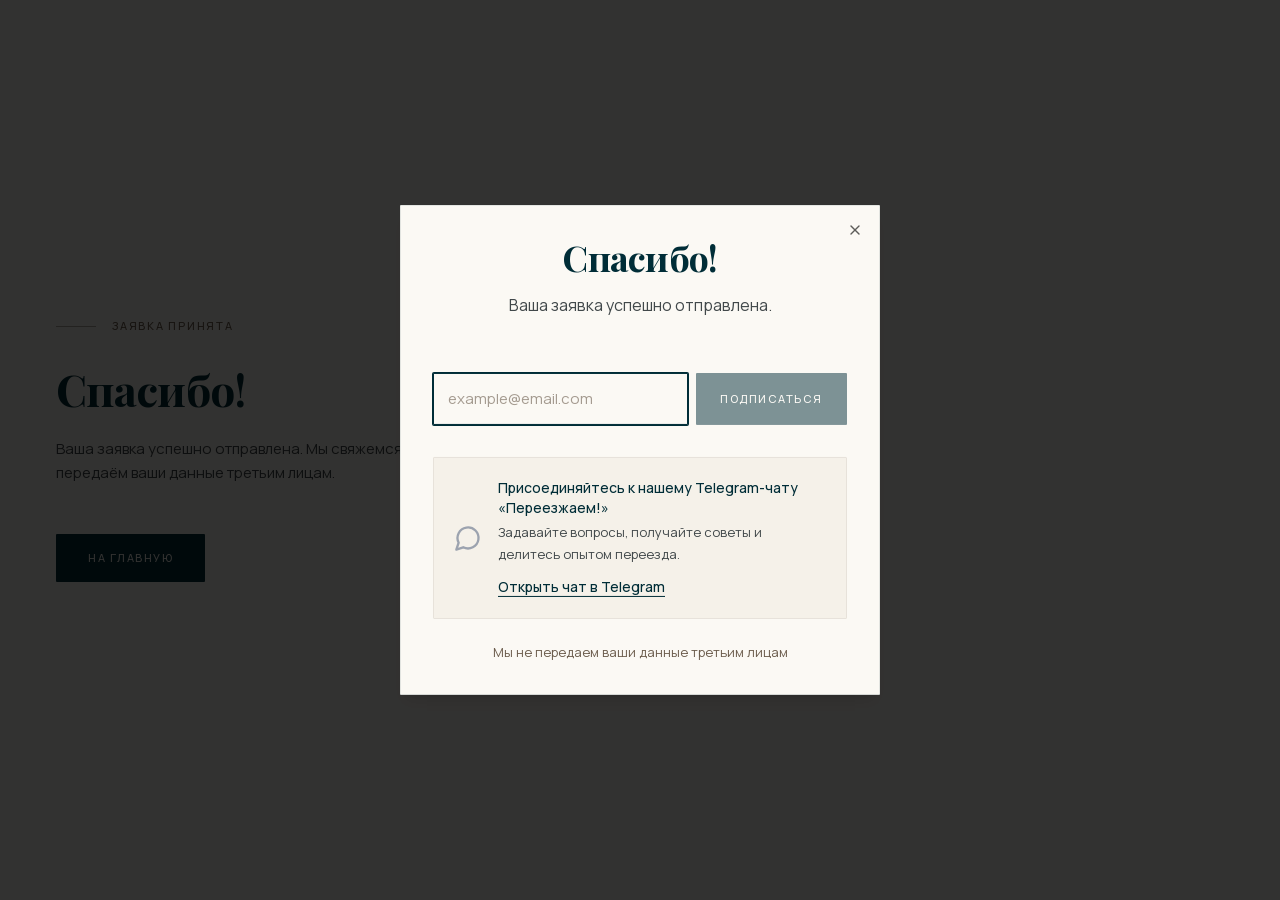
<file: thank-you/index.html>
<!DOCTYPE html><html lang="ru"><head><meta charSet="utf-8"/><meta name="viewport" content="width=device-width, initial-scale=1"/><link rel="preload" href="/_next/static/media/2a65768255d6b625-s.p.14by5b4al-y~f.woff2" as="font" crossorigin="" type="font/woff2"/><link rel="preload" href="/_next/static/media/65c558afe41e89d6-s.p.113htgw8u-emy.woff2" as="font" crossorigin="" type="font/woff2"/><link rel="preload" href="/_next/static/media/a343f882a40d2cc9-s.p.0kho-wj7-y-w1.woff2" as="font" crossorigin="" type="font/woff2"/><link rel="preload" href="/_next/static/media/d3fe2f289711ac3f-s.p.0i6ci0u~g4zml.woff2" as="font" crossorigin="" type="font/woff2"/><link rel="stylesheet" href="/_next/static/chunks/0-cjsiod3ctgw.css" data-precedence="next"/><link rel="preload" as="script" fetchPriority="low" href="/_next/static/chunks/10uamwx-eibzk.js"/><script src="/_next/static/chunks/0x55qblhjhuf9.js" async=""></script><script src="/_next/static/chunks/0gkc92rez926_.js" async=""></script><script src="/_next/static/chunks/0k3g3vk-vcpit.js" async=""></script><script src="/_next/static/chunks/13ydbzavw.t5l.js" async=""></script><script src="/_next/static/chunks/turbopack-05rvbj143hno1.js" async=""></script><script src="/_next/static/chunks/1322s96iy7ay7.js" async=""></script><script src="/_next/static/chunks/0yfxm24y-daty.js" async=""></script><script src="/_next/static/chunks/0ap~a_axd-snj.js" async=""></script><script src="/_next/static/chunks/025khbkmhmekx.js" async=""></script><script src="/_next/static/chunks/0ypta-7tt6g91.js" async=""></script><meta name="next-size-adjust" content=""/><title>Заявка принята | ВНЖ Испании</title><meta name="description" content="Ваша заявка на консультацию по ВНЖ Испании принята. Мы свяжемся с вами в ближайшее время."/><meta name="author" content="SDI S.L."/><meta name="keywords" content="ВНЖ Испании,вид на жительство Испания,резиденция Испания,ВНЖ Испании паспорт,оформить ВНЖ Испания,ВНЖ Испании россиянам,ВНЖ Испании казахстанцам,SDI SL,испанское резидентство,TIE Испания"/><meta name="robots" content="noindex, nofollow"/><meta name="telegram:channel" content="@OlegMikhalchenko"/><link rel="canonical" href="https://spain-residency.com/"/><meta property="og:title" content="ВНЖ Испании: оформление под ключ. Профессиональная компания"/><meta property="og:description" content="Получить вид на жительство в Испании за 20 рабочих дней: цифровой кочевник и др. Бесплатная консультация от экспертов. Для россиян, граждан Казахстана и СНГ"/><meta property="og:url" content="https://spain-residency.com/"/><meta property="og:site_name" content="ВНЖ Испании — SDI S.L."/><meta property="og:locale" content="ru_RU"/><meta property="og:image" content="https://spain-residency.com/images/og-image.jpg"/><meta property="og:image:secure_url" content="https://spain-residency.com/images/og-image.jpg"/><meta property="og:image:type" content="image/jpeg"/><meta property="og:image:width" content="1200"/><meta property="og:image:height" content="630"/><meta property="og:image:alt" content="ВНЖ Испании за 20 рабочих дней"/><meta property="og:locale:alternate" content="kk_KZ"/><meta property="og:locale:alternate" content="en_US"/><meta property="og:type" content="website"/><meta name="twitter:card" content="summary_large_image"/><meta name="twitter:title" content="ВНЖ Испании: оформление под ключ. Профессиональная компания"/><meta name="twitter:description" content="Получить вид на жительство в Испании за 20 рабочих дней: цифровой кочевник и др. Бесплатная консультация от экспертов. Для россиян, граждан Казахстана и СНГ"/><meta name="twitter:image" content="https://spain-residency.com/images/og-image.jpg"/><link rel="icon" href="/favicon.svg" type="image/svg+xml"/><script src="/_next/static/chunks/03~yq9q893hmn.js" noModule=""></script></head><body class="manrope_7f7f2741-module__GzzlXW__variable playfair_display_8ed949ef-module__Rckp8a__variable font-sans"><div hidden=""><!--$--><!--/$--></div><!--$--><script>(self.__next_s=self.__next_s||[]).push([0,{"children":"\n            (function(m,e,t,r,i,k,a){m[i]=m[i]||function(){(m[i].a=m[i].a||[]).push(arguments)};\n            m[i].l=1*new Date();\n            for (var j = 0; j < document.scripts.length; j++) {if (document.scripts[j].src === r) { return; }}\n            k=e.createElement(t),a=e.getElementsByTagName(t)[0],k.async=1,k.src=r,a.parentNode.insertBefore(k,a)})\n            (window, document, \"script\", \"https://mc.yandex.ru/metrika/tag.js\", \"ym\");\n \n            ym(101273049, \"init\", {\n                 clickmap:true,\n                 trackLinks:true,\n                 accurateTrackBounce:true,\n                 webvisor:true\n            });\n          ","id":"yandex-metrika"}])</script><noscript><div><img src="https://mc.yandex.ru/watch/101273049" style="position:absolute;left:-9999px" alt=""/></div></noscript><!--/$--><!--$!--><template data-dgst="BAILOUT_TO_CLIENT_SIDE_RENDERING"></template><!--/$--><!--$!--><template data-dgst="BAILOUT_TO_CLIENT_SIDE_RENDERING"></template><!--/$--><div class="flex min-h-screen items-center bg-brand-cream"><main class="container-editorial py-20 md:py-28"><div class="max-w-measure"><p class="eyebrow mb-8">Заявка принята</p><h1 class="mb-6 text-display-sm md:text-[2.75rem] md:leading-[1.06]">Спасибо!</h1><p class="mb-12 text-[15px] leading-relaxed text-brand-slate">Ваша заявка успешно отправлена. Мы свяжемся с вами в ближайшее время. Мы не передаём ваши данные третьим лицам.</p><a class="btn-primary" href="/">На главную</a></div></main></div><!--$--><!--/$--><script type="application/ld+json">{"@context":"https://schema.org","@type":"Organization","name":"SDI S.L.","alternateName":"ВНЖ Испании","url":"https://spain-residency.com","logo":"https://spain-residency.com/favicon.svg","image":"https://spain-residency.com/images/banner.jpg","email":"info@spain-residency.com","telephone":"+34678324397","sameAs":["https://t.me/OlegMikhalchenko"]}</script><script type="application/ld+json">{"@context":"https://schema.org","@type":"LegalService","name":"SDI S.L. — ВНЖ Испании","description":"Оформление вида на жительство в Испании за 20 рабочих дней. Нужен только паспорт.","url":"https://spain-residency.com","telephone":"+34678324397","email":"info@spain-residency.com","address":{"@type":"PostalAddress","addressCountry":"ES","addressLocality":"España"},"areaServed":["RU","KZ","ES"],"inLanguage":"ru","contactPoint":[{"@type":"ContactPoint","telephone":"+34678324397","contactType":"customer service","availableLanguage":["Russian"]}],"sameAs":["https://t.me/OlegMikhalchenko"]}</script><script src="/_next/static/chunks/10uamwx-eibzk.js" id="_R_" async=""></script><script>(self.__next_f=self.__next_f||[]).push([0])</script><script>self.__next_f.push([1,"1:\"$Sreact.fragment\"\n2:\"$Sreact.suspense\"\n3:I[31612,[\"/_next/static/chunks/1322s96iy7ay7.js\"],\"default\"]\n4:I[33950,[\"/_next/static/chunks/1322s96iy7ay7.js\"],\"default\"]\n5:I[6103,[\"/_next/static/chunks/1322s96iy7ay7.js\"],\"default\"]\n6:I[67145,[\"/_next/static/chunks/0yfxm24y-daty.js\",\"/_next/static/chunks/0ap~a_axd-snj.js\"],\"default\"]\n7:I[11225,[\"/_next/static/chunks/0yfxm24y-daty.js\",\"/_next/static/chunks/0ap~a_axd-snj.js\"],\"default\"]\n9:I[78095,[\"/_next/static/chunks/0yfxm24y-daty.js\",\"/_next/static/chunks/0ap~a_axd-snj.js\"],\"ClientPageRoot\"]\na:I[24593,[\"/_next/static/chunks/1322s96iy7ay7.js\",\"/_next/static/chunks/025khbkmhmekx.js\",\"/_next/static/chunks/0ypta-7tt6g91.js\"],\"default\"]\nd:I[28174,[\"/_next/static/chunks/0yfxm24y-daty.js\",\"/_next/static/chunks/0ap~a_axd-snj.js\"],\"OutletBoundary\"]\nf:I[28174,[\"/_next/static/chunks/0yfxm24y-daty.js\",\"/_next/static/chunks/0ap~a_axd-snj.js\"],\"ViewportBoundary\"]\n11:I[28174,[\"/_next/static/chunks/0yfxm24y-daty.js\",\"/_next/static/chunks/0ap~a_axd-snj.js\"],\"MetadataBoundary\"]\n13:I[47183,[\"/_next/static/chunks/1322s96iy7ay7.js\"],\"default\",1]\n:HL[\"/_next/static/chunks/0-cjsiod3ctgw.css\",\"style\"]\n:HL[\"/_next/static/media/2a65768255d6b625-s.p.14by5b4al-y~f.woff2\",\"font\",{\"crossOrigin\":\"\",\"type\":\"font/woff2\"}]\n:HL[\"/_next/static/media/65c558afe41e89d6-s.p.113htgw8u-emy.woff2\",\"font\",{\"crossOrigin\":\"\",\"type\":\"font/woff2\"}]\n:HL[\"/_next/static/media/a343f882a40d2cc9-s.p.0kho-wj7-y-w1.woff2\",\"font\",{\"crossOrigin\":\"\",\"type\":\"font/woff2\"}]\n:HL[\"/_next/static/media/d3fe2f289711ac3f-s.p.0i6ci0u~g4zml.woff2\",\"font\",{\"crossOrigin\":\"\",\"type\":\"font/woff2\"}]\n"])</script><script>self.__next_f.push([1,"0:{\"P\":null,\"c\":[\"\",\"thank-you\",\"\"],\"q\":\"\",\"i\":false,\"f\":[[[\"\",{\"children\":[\"thank-you\",{\"children\":[\"__PAGE__\",{}]}]},\"$undefined\",\"$undefined\",16],[[\"$\",\"$1\",\"c\",{\"children\":[[[\"$\",\"link\",\"0\",{\"rel\":\"stylesheet\",\"href\":\"/_next/static/chunks/0-cjsiod3ctgw.css\",\"precedence\":\"next\",\"crossOrigin\":\"$undefined\",\"nonce\":\"$undefined\"}],[\"$\",\"script\",\"script-0\",{\"src\":\"/_next/static/chunks/1322s96iy7ay7.js\",\"async\":true,\"nonce\":\"$undefined\"}]],[\"$\",\"html\",null,{\"lang\":\"ru\",\"children\":[\"$\",\"body\",null,{\"className\":\"manrope_7f7f2741-module__GzzlXW__variable playfair_display_8ed949ef-module__Rckp8a__variable font-sans\",\"children\":[[\"$\",\"$2\",null,{\"children\":[\"$\",\"$L3\",null,{}]}],[\"$\",\"$2\",null,{\"children\":[\"$\",\"$L4\",null,{}]}],[\"$\",\"$2\",null,{\"children\":[\"$\",\"$L5\",null,{}]}],[\"$\",\"$L6\",null,{\"parallelRouterKey\":\"children\",\"error\":\"$undefined\",\"errorStyles\":\"$undefined\",\"errorScripts\":\"$undefined\",\"template\":[\"$\",\"$L7\",null,{}],\"templateStyles\":\"$undefined\",\"templateScripts\":\"$undefined\",\"notFound\":[\"$L8\",[]],\"forbidden\":\"$undefined\",\"unauthorized\":\"$undefined\"}],false,[\"$\",\"script\",null,{\"type\":\"application/ld+json\",\"dangerouslySetInnerHTML\":{\"__html\":\"{\\\"@context\\\":\\\"https://schema.org\\\",\\\"@type\\\":\\\"Organization\\\",\\\"name\\\":\\\"SDI S.L.\\\",\\\"alternateName\\\":\\\"ВНЖ Испании\\\",\\\"url\\\":\\\"https://spain-residency.com\\\",\\\"logo\\\":\\\"https://spain-residency.com/favicon.svg\\\",\\\"image\\\":\\\"https://spain-residency.com/images/banner.jpg\\\",\\\"email\\\":\\\"info@spain-residency.com\\\",\\\"telephone\\\":\\\"+34678324397\\\",\\\"sameAs\\\":[\\\"https://t.me/OlegMikhalchenko\\\"]}\"}}],[\"$\",\"script\",null,{\"type\":\"application/ld+json\",\"dangerouslySetInnerHTML\":{\"__html\":\"{\\\"@context\\\":\\\"https://schema.org\\\",\\\"@type\\\":\\\"LegalService\\\",\\\"name\\\":\\\"SDI S.L. — ВНЖ Испании\\\",\\\"description\\\":\\\"Оформление вида на жительство в Испании за 20 рабочих дней. Нужен только паспорт.\\\",\\\"url\\\":\\\"https://spain-residency.com\\\",\\\"telephone\\\":\\\"+34678324397\\\",\\\"email\\\":\\\"info@spain-residency.com\\\",\\\"address\\\":{\\\"@type\\\":\\\"PostalAddress\\\",\\\"addressCountry\\\":\\\"ES\\\",\\\"addressLocality\\\":\\\"España\\\"},\\\"areaServed\\\":[\\\"RU\\\",\\\"KZ\\\",\\\"ES\\\"],\\\"inLanguage\\\":\\\"ru\\\",\\\"contactPoint\\\":[{\\\"@type\\\":\\\"ContactPoint\\\",\\\"telephone\\\":\\\"+34678324397\\\",\\\"contactType\\\":\\\"customer service\\\",\\\"availableLanguage\\\":[\\\"Russian\\\"]}],\\\"sameAs\\\":[\\\"https://t.me/OlegMikhalchenko\\\"]}\"}}]]}]}]]}],{\"children\":[[\"$\",\"$1\",\"c\",{\"children\":[null,[\"$\",\"$L6\",null,{\"parallelRouterKey\":\"children\",\"error\":\"$undefined\",\"errorStyles\":\"$undefined\",\"errorScripts\":\"$undefined\",\"template\":[\"$\",\"$L7\",null,{}],\"templateStyles\":\"$undefined\",\"templateScripts\":\"$undefined\",\"notFound\":\"$undefined\",\"forbidden\":\"$undefined\",\"unauthorized\":\"$undefined\"}]]}],{\"children\":[[\"$\",\"$1\",\"c\",{\"children\":[[\"$\",\"$L9\",null,{\"Component\":\"$a\",\"serverProvidedParams\":{\"searchParams\":{},\"params\":{},\"promises\":[\"$@b\",\"$@c\"]}}],[[\"$\",\"script\",\"script-0\",{\"src\":\"/_next/static/chunks/025khbkmhmekx.js\",\"async\":true,\"nonce\":\"$undefined\"}],[\"$\",\"script\",\"script-1\",{\"src\":\"/_next/static/chunks/0ypta-7tt6g91.js\",\"async\":true,\"nonce\":\"$undefined\"}]],[\"$\",\"$Ld\",null,{\"children\":[\"$\",\"$2\",null,{\"name\":\"Next.MetadataOutlet\",\"children\":\"$@e\"}]}]]}],{},null,false,null]},null,false,null]},null,false,null],[\"$\",\"$1\",\"h\",{\"children\":[null,[\"$\",\"$Lf\",null,{\"children\":\"$L10\"}],[\"$\",\"div\",null,{\"hidden\":true,\"children\":[\"$\",\"$L11\",null,{\"children\":[\"$\",\"$2\",null,{\"name\":\"Next.Metadata\",\"children\":\"$L12\"}]}]}],[\"$\",\"meta\",null,{\"name\":\"next-size-adjust\",\"content\":\"\"}]]}],false]],\"m\":\"$undefined\",\"G\":[\"$13\",[[\"$\",\"link\",\"0\",{\"rel\":\"stylesheet\",\"href\":\"/_next/static/chunks/0-cjsiod3ctgw.css\",\"precedence\":\"next\",\"crossOrigin\":\"$undefined\",\"nonce\":\"$undefined\"}]]],\"S\":true,\"h\":null,\"s\":\"$undefined\",\"l\":\"$undefined\",\"p\":\"$undefined\",\"d\":\"$undefined\",\"b\":\"--SPp6kjlZjDHfe0EkBo8\"}\n"])</script><script>self.__next_f.push([1,"8:E{\"digest\":\"NEXT_REDIRECT;replace;/;307;\"}\n"])</script><script>self.__next_f.push([1,"b:{}\nc:\"$0:f:0:1:1:children:1:children:0:props:children:0:props:serverProvidedParams:params\"\n"])</script><script>self.__next_f.push([1,"10:[[\"$\",\"meta\",\"0\",{\"charSet\":\"utf-8\"}],[\"$\",\"meta\",\"1\",{\"name\":\"viewport\",\"content\":\"width=device-width, initial-scale=1\"}]]\n"])</script><script>self.__next_f.push([1,"14:I[36864,[\"/_next/static/chunks/0yfxm24y-daty.js\",\"/_next/static/chunks/0ap~a_axd-snj.js\"],\"IconMark\"]\ne:null\n"])</script><script>self.__next_f.push([1,"12:[[\"$\",\"title\",\"0\",{\"children\":\"Заявка принята | ВНЖ Испании\"}],[\"$\",\"meta\",\"1\",{\"name\":\"description\",\"content\":\"Ваша заявка на консультацию по ВНЖ Испании принята. Мы свяжемся с вами в ближайшее время.\"}],[\"$\",\"meta\",\"2\",{\"name\":\"author\",\"content\":\"SDI S.L.\"}],[\"$\",\"meta\",\"3\",{\"name\":\"keywords\",\"content\":\"ВНЖ Испании,вид на жительство Испания,резиденция Испания,ВНЖ Испании паспорт,оформить ВНЖ Испания,ВНЖ Испании россиянам,ВНЖ Испании казахстанцам,SDI SL,испанское резидентство,TIE Испания\"}],[\"$\",\"meta\",\"4\",{\"name\":\"robots\",\"content\":\"noindex, nofollow\"}],[\"$\",\"meta\",\"5\",{\"name\":\"telegram:channel\",\"content\":\"@OlegMikhalchenko\"}],[\"$\",\"link\",\"6\",{\"rel\":\"canonical\",\"href\":\"https://spain-residency.com/\"}],[\"$\",\"meta\",\"7\",{\"property\":\"og:title\",\"content\":\"ВНЖ Испании: оформление под ключ. Профессиональная компания\"}],[\"$\",\"meta\",\"8\",{\"property\":\"og:description\",\"content\":\"Получить вид на жительство в Испании за 20 рабочих дней: цифровой кочевник и др. Бесплатная консультация от экспертов. Для россиян, граждан Казахстана и СНГ\"}],[\"$\",\"meta\",\"9\",{\"property\":\"og:url\",\"content\":\"https://spain-residency.com/\"}],[\"$\",\"meta\",\"10\",{\"property\":\"og:site_name\",\"content\":\"ВНЖ Испании — SDI S.L.\"}],[\"$\",\"meta\",\"11\",{\"property\":\"og:locale\",\"content\":\"ru_RU\"}],[\"$\",\"meta\",\"12\",{\"property\":\"og:image\",\"content\":\"https://spain-residency.com/images/og-image.jpg\"}],[\"$\",\"meta\",\"13\",{\"property\":\"og:image:secure_url\",\"content\":\"https://spain-residency.com/images/og-image.jpg\"}],[\"$\",\"meta\",\"14\",{\"property\":\"og:image:type\",\"content\":\"image/jpeg\"}],[\"$\",\"meta\",\"15\",{\"property\":\"og:image:width\",\"content\":\"1200\"}],[\"$\",\"meta\",\"16\",{\"property\":\"og:image:height\",\"content\":\"630\"}],[\"$\",\"meta\",\"17\",{\"property\":\"og:image:alt\",\"content\":\"ВНЖ Испании за 20 рабочих дней\"}],[\"$\",\"meta\",\"18\",{\"property\":\"og:locale:alternate\",\"content\":\"kk_KZ\"}],[\"$\",\"meta\",\"19\",{\"property\":\"og:locale:alternate\",\"content\":\"en_US\"}],[\"$\",\"meta\",\"20\",{\"property\":\"og:type\",\"content\":\"website\"}],[\"$\",\"meta\",\"21\",{\"name\":\"twitter:card\",\"content\":\"summary_large_image\"}],[\"$\",\"meta\",\"22\",{\"name\":\"twitter:title\",\"content\":\"ВНЖ Испании: оформление под ключ. Профессиональная компания\"}],[\"$\",\"meta\",\"23\",{\"name\":\"twitter:description\",\"content\":\"Получить вид на жительство в Испании за 20 рабочих дней: цифровой кочевник и др. Бесплатная консультация от экспертов. Для россиян, граждан Казахстана и СНГ\"}],[\"$\",\"meta\",\"24\",{\"name\":\"twitter:image\",\"content\":\"https://spain-residency.com/images/og-image.jpg\"}],[\"$\",\"link\",\"25\",{\"rel\":\"icon\",\"href\":\"/favicon.svg\",\"type\":\"image/svg+xml\"}],[\"$\",\"$L14\",\"26\",{}]]\n"])</script></body></html>
</file>
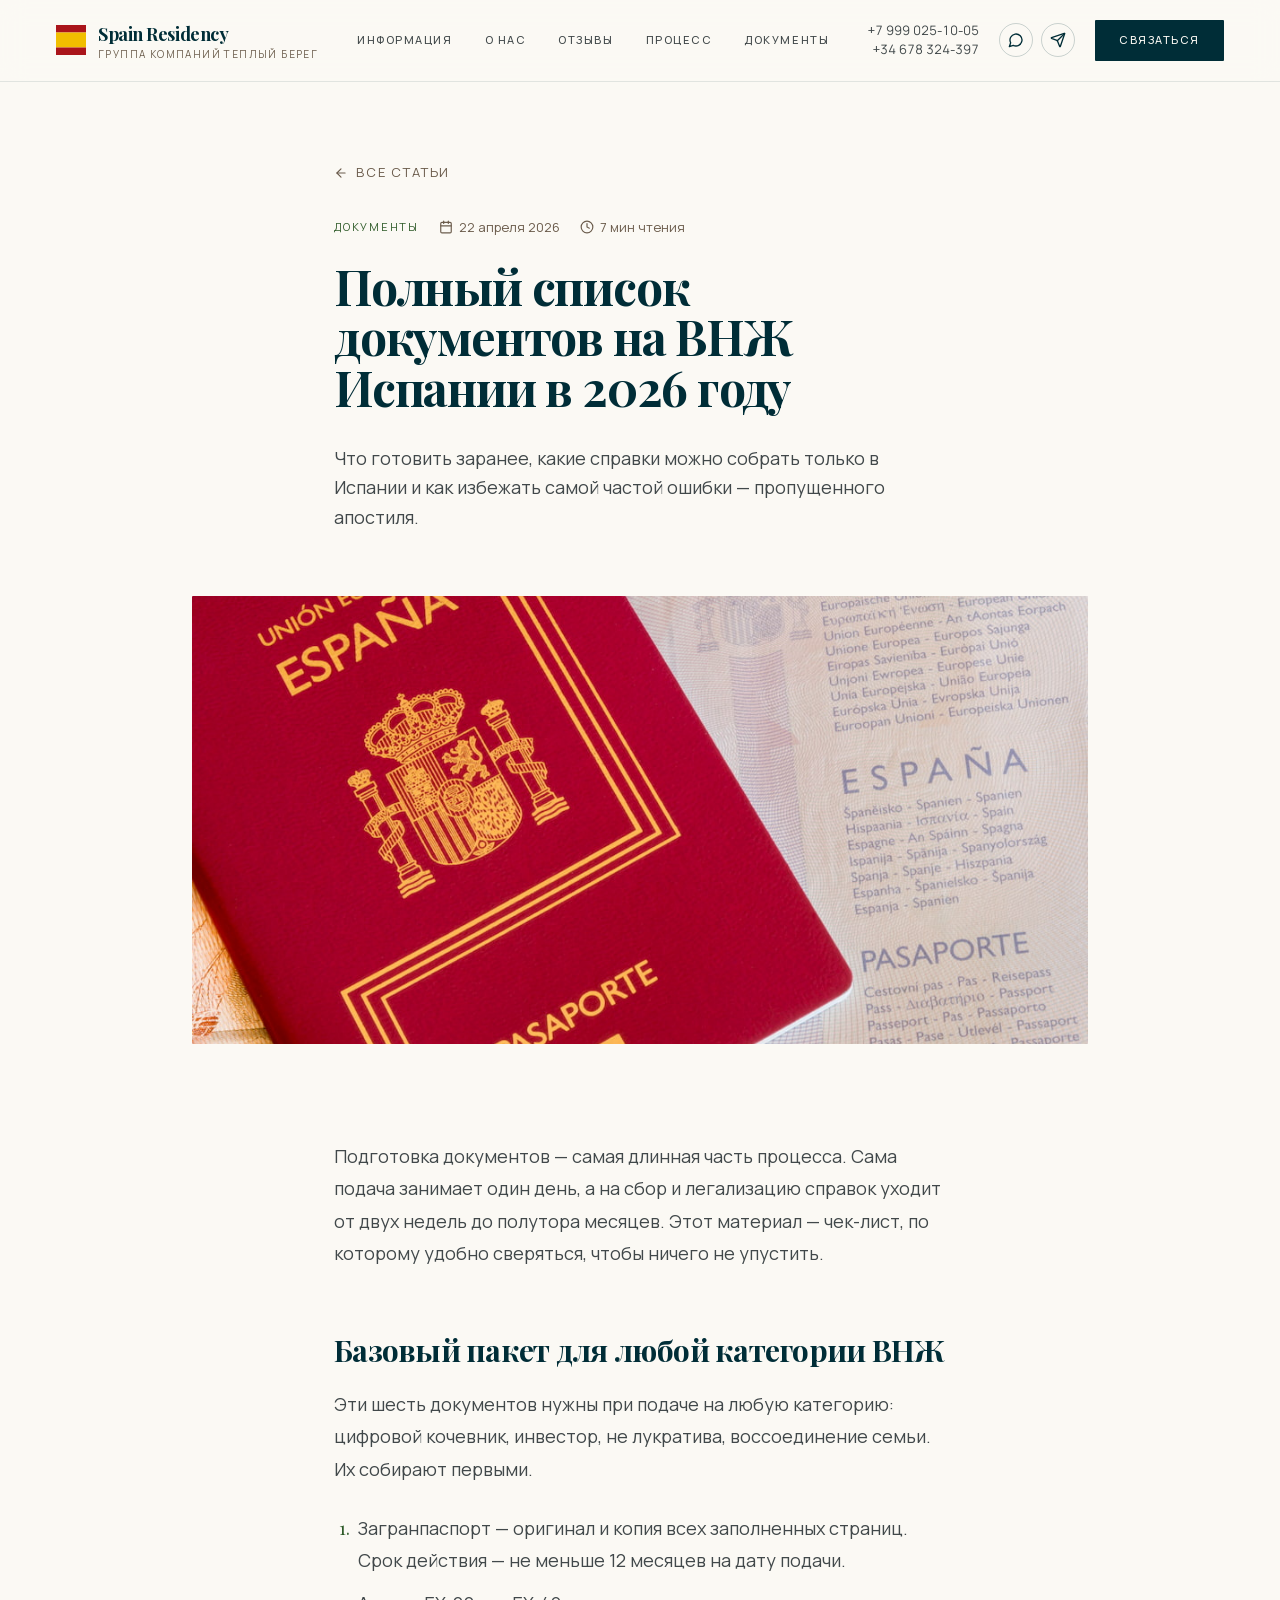
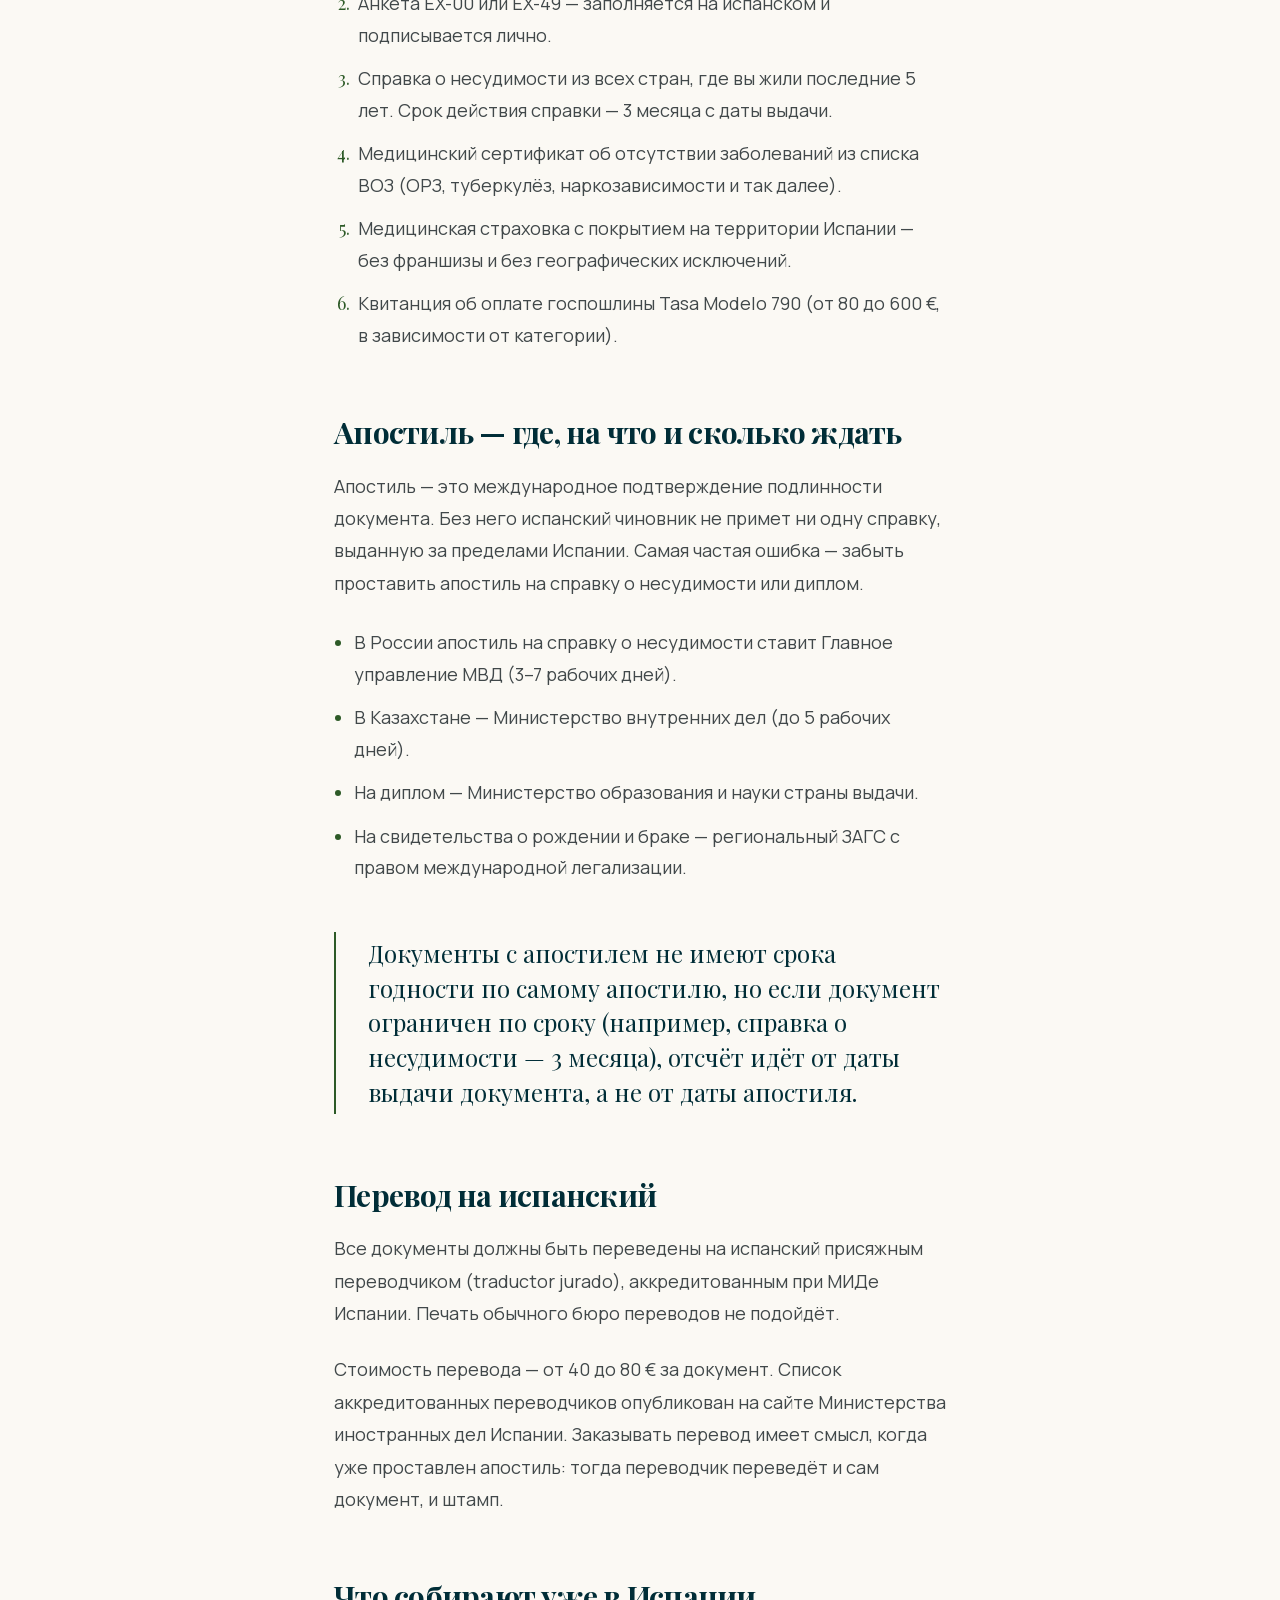
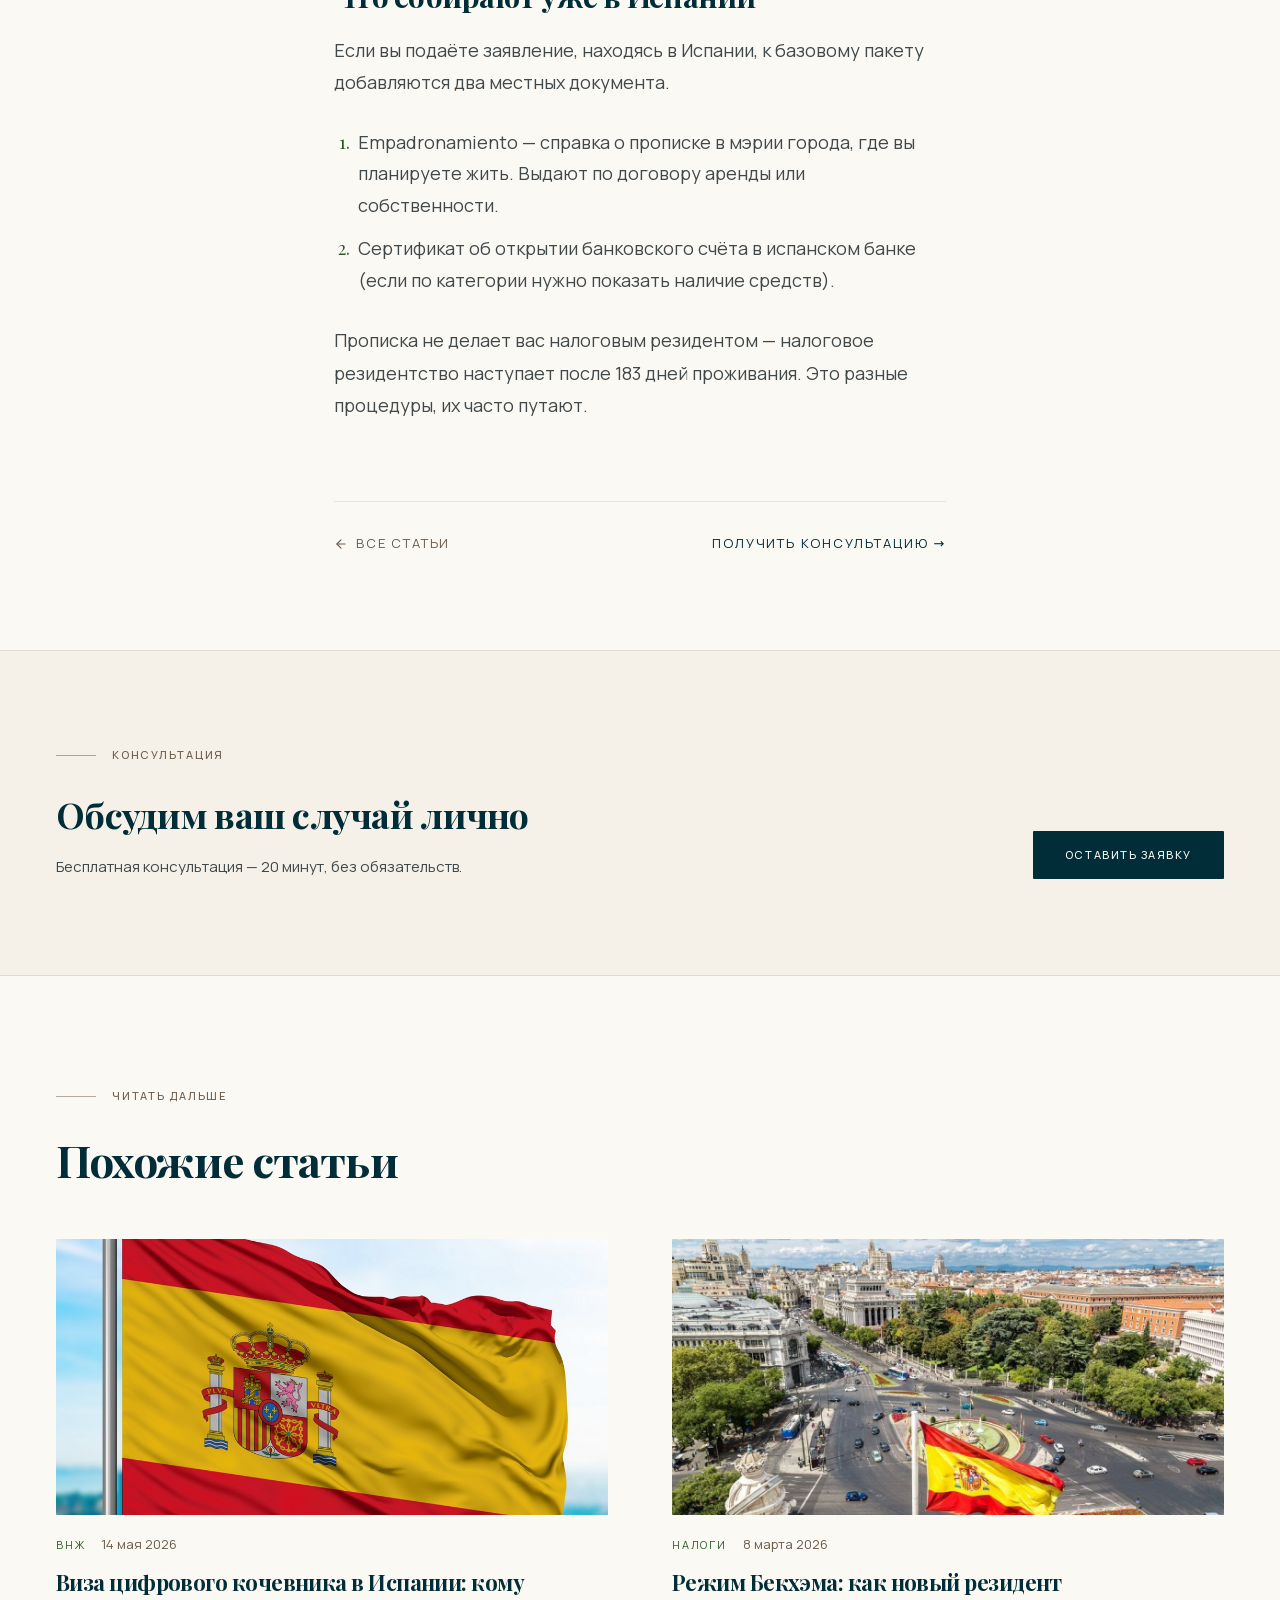
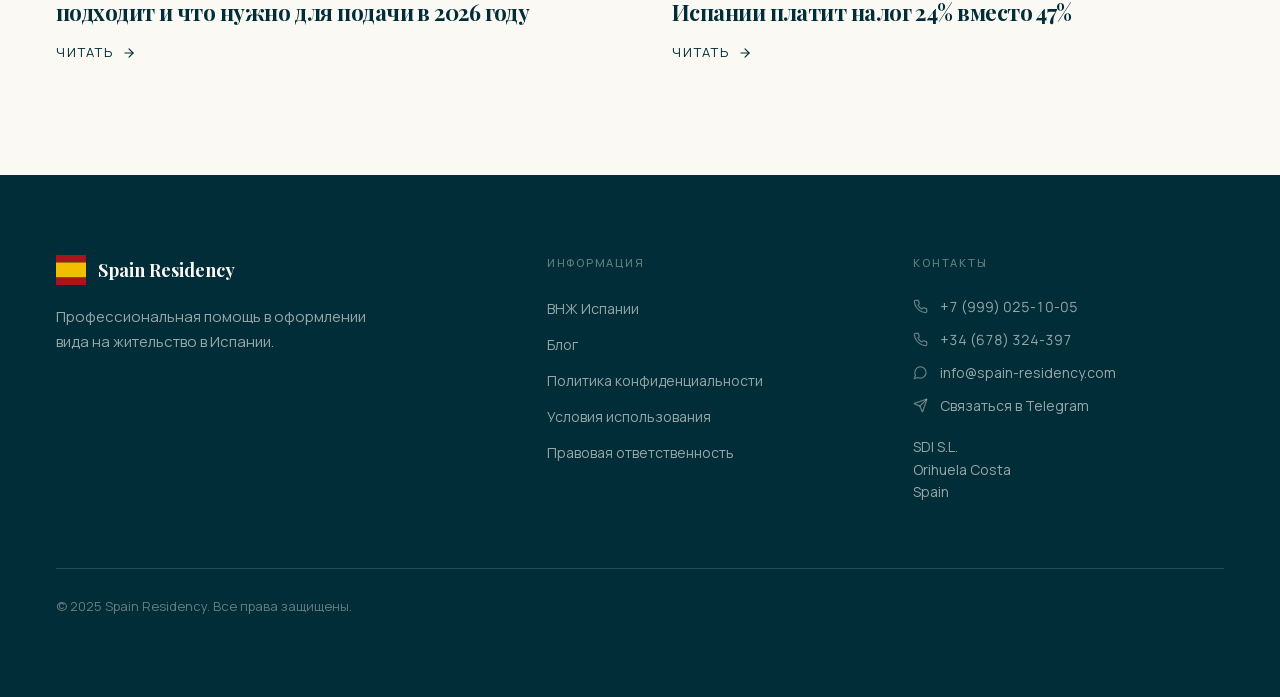
<file: blog/dokumenty-na-vnzh-ispanii-2026/index.html>
<!DOCTYPE html><html lang="ru"><head><meta charSet="utf-8"/><meta name="viewport" content="width=device-width, initial-scale=1"/><link rel="preload" href="/_next/static/media/2a65768255d6b625-s.p.14by5b4al-y~f.woff2" as="font" crossorigin="" type="font/woff2"/><link rel="preload" href="/_next/static/media/65c558afe41e89d6-s.p.113htgw8u-emy.woff2" as="font" crossorigin="" type="font/woff2"/><link rel="preload" href="/_next/static/media/a343f882a40d2cc9-s.p.0kho-wj7-y-w1.woff2" as="font" crossorigin="" type="font/woff2"/><link rel="preload" href="/_next/static/media/d3fe2f289711ac3f-s.p.0i6ci0u~g4zml.woff2" as="font" crossorigin="" type="font/woff2"/><link rel="preload" as="image" href="/images/passport.jpg"/><link rel="stylesheet" href="/_next/static/chunks/0-cjsiod3ctgw.css" data-precedence="next"/><link rel="preload" as="script" fetchPriority="low" href="/_next/static/chunks/10uamwx-eibzk.js"/><script src="/_next/static/chunks/0x55qblhjhuf9.js" async=""></script><script src="/_next/static/chunks/0gkc92rez926_.js" async=""></script><script src="/_next/static/chunks/0k3g3vk-vcpit.js" async=""></script><script src="/_next/static/chunks/13ydbzavw.t5l.js" async=""></script><script src="/_next/static/chunks/turbopack-05rvbj143hno1.js" async=""></script><script src="/_next/static/chunks/1322s96iy7ay7.js" async=""></script><script src="/_next/static/chunks/0yfxm24y-daty.js" async=""></script><script src="/_next/static/chunks/0ap~a_axd-snj.js" async=""></script><script src="/_next/static/chunks/13axui8v_f_v3.js" async=""></script><script src="/_next/static/chunks/0ypta-7tt6g91.js" async=""></script><script src="/_next/static/chunks/0pvs_fla3rgel.js" async=""></script><meta name="next-size-adjust" content=""/><title>Полный список документов на ВНЖ Испании в 2026 году</title><meta name="description" content="Что готовить заранее, какие справки можно собрать только в Испании и как избежать самой частой ошибки — пропущенного апостиля."/><meta name="author" content="SDI S.L."/><meta name="keywords" content="ВНЖ Испании,вид на жительство Испания,резиденция Испания,ВНЖ Испании паспорт,оформить ВНЖ Испания,ВНЖ Испании россиянам,ВНЖ Испании казахстанцам,SDI SL,испанское резидентство,TIE Испания"/><meta name="robots" content="index, follow"/><meta name="telegram:channel" content="@OlegMikhalchenko"/><link rel="canonical" href="https://spain-residency.com/blog/dokumenty-na-vnzh-ispanii-2026/"/><meta property="og:title" content="Полный список документов на ВНЖ Испании в 2026 году | ВНЖ Испании"/><meta property="og:description" content="Что готовить заранее, какие справки можно собрать только в Испании и как избежать самой частой ошибки — пропущенного апостиля."/><meta property="og:url" content="https://spain-residency.com/blog/dokumenty-na-vnzh-ispanii-2026/"/><meta property="og:site_name" content="ВНЖ Испании — SDI S.L."/><meta property="og:locale" content="ru_RU"/><meta property="og:image" content="https://spain-residency.com/images/passport.jpg"/><meta property="og:image:width" content="1200"/><meta property="og:image:height" content="630"/><meta property="og:image:alt" content="Документы для оформления вида на жительство"/><meta property="og:type" content="article"/><meta property="article:published_time" content="2026-04-22"/><meta property="article:author" content="SDI S.L."/><meta property="article:tag" content="Документы"/><meta name="twitter:card" content="summary_large_image"/><meta name="twitter:title" content="Полный список документов на ВНЖ Испании в 2026 году | ВНЖ Испании"/><meta name="twitter:description" content="Что готовить заранее, какие справки можно собрать только в Испании и как избежать самой частой ошибки — пропущенного апостиля."/><meta name="twitter:image" content="https://spain-residency.com/images/passport.jpg"/><link rel="icon" href="/favicon.svg" type="image/svg+xml"/><script src="/_next/static/chunks/03~yq9q893hmn.js" noModule=""></script></head><body class="manrope_7f7f2741-module__GzzlXW__variable playfair_display_8ed949ef-module__Rckp8a__variable font-sans"><div hidden=""><!--$--><!--/$--></div><!--$?--><template id="B:0"></template><!--/$--><!--$!--><template data-dgst="BAILOUT_TO_CLIENT_SIDE_RENDERING"></template><!--/$--><!--$!--><template data-dgst="BAILOUT_TO_CLIENT_SIDE_RENDERING"></template><!--/$--><div class="min-h-screen bg-brand-cream"><header class="sticky top-0 z-40 border-b border-brand-ink/10 bg-brand-cream/85 backdrop-blur-md"><div class="container-editorial flex items-center justify-between gap-6 py-5"><a class="flex min-w-0 items-center gap-3" href="/"><img alt="" loading="lazy" width="30" height="30" decoding="async" data-nimg="1" class="shrink-0 object-contain" style="color:transparent" src="/favicon.svg"/><span class="hidden min-w-0 leading-tight sm:block"><span class="block truncate font-display text-lg font-bold tracking-tight text-brand-ink">Spain Residency</span><span class="block truncate text-[10px] uppercase tracking-[0.14em] text-brand-taupe lg:hidden xl:block">группа компаний Теплый Берег</span></span></a><nav class="hidden items-center gap-8 lg:flex"><a href="#services" class="text-[11px] font-medium uppercase tracking-[0.14em] text-brand-slate transition-colors hover:text-brand-ink">Информация</a><a href="#about" class="text-[11px] font-medium uppercase tracking-[0.14em] text-brand-slate transition-colors hover:text-brand-ink">О нас</a><a href="#testimonials" class="text-[11px] font-medium uppercase tracking-[0.14em] text-brand-slate transition-colors hover:text-brand-ink">Отзывы</a><a href="#process" class="text-[11px] font-medium uppercase tracking-[0.14em] text-brand-slate transition-colors hover:text-brand-ink">Процесс</a><a href="#documents" class="text-[11px] font-medium uppercase tracking-[0.14em] text-brand-slate transition-colors hover:text-brand-ink">Документы</a></nav><div class="flex flex-none items-center gap-5"><div class="hidden text-right xl:block"><a href="https://wa.me/79990251005" target="_blank" rel="noopener noreferrer" class="block text-[13px] tabular-nums text-brand-slate transition-colors hover:text-brand-ink">+7 999 025-10-05</a><a href="https://wa.me/34678324397" target="_blank" rel="noopener noreferrer" class="block text-[13px] tabular-nums text-brand-slate transition-colors hover:text-brand-ink">+34 678 324-397</a></div><div class="flex items-center gap-2"><a href="https://wa.me/34678324397" target="_blank" rel="noopener noreferrer" aria-label="Написать в WhatsApp" class="rounded-full border border-brand-ink/20 p-2 text-brand-ink transition-colors hover:border-brand-ink hover:bg-brand-ink hover:text-brand-cream"><svg xmlns="http://www.w3.org/2000/svg" width="16" height="16" viewBox="0 0 24 24" fill="none" stroke="currentColor" stroke-width="2" stroke-linecap="round" stroke-linejoin="round" class="lucide lucide-message-circle"><path d="M7.9 20A9 9 0 1 0 4 16.1L2 22Z"></path></svg></a><a target="_blank" rel="noopener noreferrer" aria-label="Написать в Telegram" class="rounded-full border border-brand-ink/20 p-2 text-brand-ink transition-colors hover:border-brand-ink hover:bg-brand-ink hover:text-brand-cream" href="https://t.me/OlegMikhalchenko"><svg xmlns="http://www.w3.org/2000/svg" width="16" height="16" viewBox="0 0 24 24" fill="none" stroke="currentColor" stroke-width="2" stroke-linecap="round" stroke-linejoin="round" class="lucide lucide-send"><path d="M14.536 21.686a.5.5 0 0 0 .937-.024l6.5-19a.496.496 0 0 0-.635-.635l-19 6.5a.5.5 0 0 0-.024.937l7.93 3.18a2 2 0 0 1 1.112 1.11z"></path><path d="m21.854 2.147-10.94 10.939"></path></svg></a></div><button class="btn-primary hidden px-6 py-3 md:inline-flex">Связаться</button></div></div></header><article><header class="container-editorial pt-14 md:pt-20"><div class="mx-auto w-full max-w-[68ch]"><a class="inline-flex items-center gap-2 text-[13px] uppercase tracking-[0.14em] text-brand-taupe transition-colors hover:text-brand-ink" href="/blog/"><svg xmlns="http://www.w3.org/2000/svg" width="24" height="24" viewBox="0 0 24 24" fill="none" stroke="currentColor" stroke-width="2" stroke-linecap="round" stroke-linejoin="round" class="lucide lucide-arrow-left h-3.5 w-3.5"><path d="m12 19-7-7 7-7"></path><path d="M19 12H5"></path></svg>Все статьи</a><div class="mt-8 flex flex-wrap items-center gap-x-5 gap-y-2 text-[13px] text-brand-taupe"><span class="text-[11px] uppercase tracking-[0.16em] text-brand-forest">Документы</span><span class="inline-flex items-center gap-1.5"><svg xmlns="http://www.w3.org/2000/svg" width="24" height="24" viewBox="0 0 24 24" fill="none" stroke="currentColor" stroke-width="2" stroke-linecap="round" stroke-linejoin="round" class="lucide lucide-calendar h-3.5 w-3.5"><path d="M8 2v4"></path><path d="M16 2v4"></path><rect width="18" height="18" x="3" y="4" rx="2"></rect><path d="M3 10h18"></path></svg>22 апреля 2026</span><span class="inline-flex items-center gap-1.5"><svg xmlns="http://www.w3.org/2000/svg" width="24" height="24" viewBox="0 0 24 24" fill="none" stroke="currentColor" stroke-width="2" stroke-linecap="round" stroke-linejoin="round" class="lucide lucide-clock h-3.5 w-3.5"><circle cx="12" cy="12" r="10"></circle><polyline points="12 6 12 12 16 14"></polyline></svg>7<!-- --> мин чтения</span></div><h1 class="mt-6 text-display-sm md:text-[3rem] md:leading-[1.05] lg:text-display-md">Полный список документов на ВНЖ Испании в 2026 году</h1><p class="mt-8 text-lg leading-relaxed text-brand-slate">Что готовить заранее, какие справки можно собрать только в Испании и как избежать самой частой ошибки — пропущенного апостиля.</p></div></header><div class="container-editorial mt-12 md:mt-16"><div class="relative mx-auto aspect-[2/1] w-full max-w-4xl overflow-hidden rounded-sm bg-brand-sand"><img alt="Документы для оформления вида на жительство" decoding="async" data-nimg="fill" class="object-cover" style="position:absolute;height:100%;width:100%;left:0;top:0;right:0;bottom:0;color:transparent" src="/images/passport.jpg"/></div></div><div class="container-editorial py-16 md:py-24"><div class="mx-auto w-full max-w-[68ch]"><p class="mb-6 text-[17px] leading-[1.8] text-brand-slate md:text-[18px]">Подготовка документов — самая длинная часть процесса. Сама подача занимает один день, а на сбор и легализацию справок уходит от двух недель до полутора месяцев. Этот материал — чек-лист, по которому удобно сверяться, чтобы ничего не упустить.</p><h2 class="mb-5 mt-16 text-[1.6rem] leading-[1.15] md:text-[1.875rem]">Базовый пакет для любой категории ВНЖ</h2><p class="mb-6 text-[17px] leading-[1.8] text-brand-slate md:text-[18px]">Эти шесть документов нужны при подаче на любую категорию: цифровой кочевник, инвестор, не лукратива, воссоединение семьи. Их собирают первыми.</p><ol class="my-7 list-decimal space-y-3 pl-5 marker:font-display marker:text-brand-forest"><li class="pl-1 text-[17px] leading-[1.75] text-brand-slate md:text-[18px]">Загранпаспорт — оригинал и копия всех заполненных страниц. Срок действия — не меньше 12 месяцев на дату подачи.</li><li class="pl-1 text-[17px] leading-[1.75] text-brand-slate md:text-[18px]">Анкета EX-00 или EX-49 — заполняется на испанском и подписывается лично.</li><li class="pl-1 text-[17px] leading-[1.75] text-brand-slate md:text-[18px]">Справка о несудимости из всех стран, где вы жили последние 5 лет. Срок действия справки — 3 месяца с даты выдачи.</li><li class="pl-1 text-[17px] leading-[1.75] text-brand-slate md:text-[18px]">Медицинский сертификат об отсутствии заболеваний из списка ВОЗ (ОРЗ, туберкулёз, наркозависимости и так далее).</li><li class="pl-1 text-[17px] leading-[1.75] text-brand-slate md:text-[18px]">Медицинская страховка с покрытием на территории Испании — без франшизы и без географических исключений.</li><li class="pl-1 text-[17px] leading-[1.75] text-brand-slate md:text-[18px]">Квитанция об оплате госпошлины Tasa Modelo 790 (от 80 до 600 €, в зависимости от категории).</li></ol><h2 class="mb-5 mt-16 text-[1.6rem] leading-[1.15] md:text-[1.875rem]">Апостиль — где, на что и сколько ждать</h2><p class="mb-6 text-[17px] leading-[1.8] text-brand-slate md:text-[18px]">Апостиль — это международное подтверждение подлинности документа. Без него испанский чиновник не примет ни одну справку, выданную за пределами Испании. Самая частая ошибка — забыть проставить апостиль на справку о несудимости или диплом.</p><ul class="my-7 space-y-3 pl-5"><li class="list-disc text-[17px] leading-[1.75] text-brand-slate marker:text-brand-forest md:text-[18px]">В России апостиль на справку о несудимости ставит Главное управление МВД (3–7 рабочих дней).</li><li class="list-disc text-[17px] leading-[1.75] text-brand-slate marker:text-brand-forest md:text-[18px]">В Казахстане — Министерство внутренних дел (до 5 рабочих дней).</li><li class="list-disc text-[17px] leading-[1.75] text-brand-slate marker:text-brand-forest md:text-[18px]">На диплом — Министерство образования и науки страны выдачи.</li><li class="list-disc text-[17px] leading-[1.75] text-brand-slate marker:text-brand-forest md:text-[18px]">На свидетельства о рождении и браке — региональный ЗАГС с правом международной легализации.</li></ul><blockquote class="my-12 border-l-2 border-brand-forest py-1 pl-6 md:pl-8"><p class="font-display text-[1.375rem] leading-[1.45] text-brand-ink md:text-[1.5rem]">Документы с апостилем не имеют срока годности по самому апостилю, но если документ ограничен по сроку (например, справка о несудимости — 3 месяца), отсчёт идёт от даты выдачи документа, а не от даты апостиля.</p></blockquote><h2 class="mb-5 mt-16 text-[1.6rem] leading-[1.15] md:text-[1.875rem]">Перевод на испанский</h2><p class="mb-6 text-[17px] leading-[1.8] text-brand-slate md:text-[18px]">Все документы должны быть переведены на испанский присяжным переводчиком (traductor jurado), аккредитованным при МИДе Испании. Печать обычного бюро переводов не подойдёт.</p><p class="mb-6 text-[17px] leading-[1.8] text-brand-slate md:text-[18px]">Стоимость перевода — от 40 до 80 € за документ. Список аккредитованных переводчиков опубликован на сайте Министерства иностранных дел Испании. Заказывать перевод имеет смысл, когда уже проставлен апостиль: тогда переводчик переведёт и сам документ, и штамп.</p><h2 class="mb-5 mt-16 text-[1.6rem] leading-[1.15] md:text-[1.875rem]">Что собирают уже в Испании</h2><p class="mb-6 text-[17px] leading-[1.8] text-brand-slate md:text-[18px]">Если вы подаёте заявление, находясь в Испании, к базовому пакету добавляются два местных документа.</p><ol class="my-7 list-decimal space-y-3 pl-5 marker:font-display marker:text-brand-forest"><li class="pl-1 text-[17px] leading-[1.75] text-brand-slate md:text-[18px]">Empadronamiento — справка о прописке в мэрии города, где вы планируете жить. Выдают по договору аренды или собственности.</li><li class="pl-1 text-[17px] leading-[1.75] text-brand-slate md:text-[18px]">Сертификат об открытии банковского счёта в испанском банке (если по категории нужно показать наличие средств).</li></ol><p class="mb-6 text-[17px] leading-[1.8] text-brand-slate md:text-[18px]">Прописка не делает вас налоговым резидентом — налоговое резидентство наступает после 183 дней проживания. Это разные процедуры, их часто путают.</p><div class="mt-20 flex flex-wrap items-center justify-between gap-4 border-t border-brand-ink/10 pt-8"><a class="inline-flex items-center gap-2 text-[13px] uppercase tracking-[0.14em] text-brand-taupe transition-colors hover:text-brand-ink" href="/blog/"><svg xmlns="http://www.w3.org/2000/svg" width="24" height="24" viewBox="0 0 24 24" fill="none" stroke="currentColor" stroke-width="2" stroke-linecap="round" stroke-linejoin="round" class="lucide lucide-arrow-left h-3.5 w-3.5"><path d="m12 19-7-7 7-7"></path><path d="M19 12H5"></path></svg>Все статьи</a><button class="link-underline text-[13px] uppercase tracking-[0.14em] text-brand-ink">Получить консультацию →</button></div></div></div></article><section class="border-y border-brand-ink/10 bg-brand-sand"><div class="container-editorial py-20 md:py-24"><div class="md:flex md:items-end md:justify-between md:gap-12"><div class="mb-10 max-w-measure md:mb-0"><p class="eyebrow mb-8">Консультация</p><h2 class="text-display-sm md:text-[2.25rem] md:leading-[1.1]">Обсудим ваш случай лично</h2><p class="mt-5 text-[15px] leading-relaxed text-brand-slate">Бесплатная консультация — 20 минут, без обязательств.</p></div><button class="btn-primary shrink-0">Оставить заявку</button></div></div></section><section class="container-editorial py-20 md:py-28"><p class="eyebrow mb-8">Читать дальше</p><h2 class="mb-14 text-display-sm md:text-[2.75rem] md:leading-[1.06]">Похожие статьи</h2><div class="grid gap-12 md:grid-cols-2 md:gap-16"><a class="group block" href="/blog/visa-dlya-tsifrovogo-kochevnika-2026/"><div class="relative aspect-[2/1] w-full overflow-hidden rounded-sm bg-brand-sand"><img alt="Вид на испанский город сверху" loading="lazy" decoding="async" data-nimg="fill" class="object-cover transition-transform duration-500 group-hover:scale-[1.02]" style="position:absolute;height:100%;width:100%;left:0;top:0;right:0;bottom:0;color:transparent" src="/images/spain.jpg"/></div><div class="mt-5 flex flex-wrap items-center gap-x-4 gap-y-1 text-[13px] text-brand-taupe"><span class="text-[11px] uppercase tracking-[0.16em] text-brand-forest">ВНЖ</span><span>14 мая 2026</span></div><h3 class="mt-3 text-xl leading-snug transition-colors group-hover:text-brand-inkDeep md:text-[1.375rem]">Виза цифрового кочевника в Испании: кому подходит и что нужно для подачи в 2026 году</h3><span class="mt-4 inline-flex items-center gap-2 text-[13px] uppercase tracking-[0.14em] text-brand-ink transition-all group-hover:gap-3">Читать<svg xmlns="http://www.w3.org/2000/svg" width="24" height="24" viewBox="0 0 24 24" fill="none" stroke="currentColor" stroke-width="2" stroke-linecap="round" stroke-linejoin="round" class="lucide lucide-arrow-right h-3.5 w-3.5"><path d="M5 12h14"></path><path d="m12 5 7 7-7 7"></path></svg></span></a><a class="group block" href="/blog/rezhim-bekhema-nalogi-dlya-novyh-rezidentov/"><div class="relative aspect-[2/1] w-full overflow-hidden rounded-sm bg-brand-sand"><img alt="Налоговая декларация и калькулятор" loading="lazy" decoding="async" data-nimg="fill" class="object-cover transition-transform duration-500 group-hover:scale-[1.02]" style="position:absolute;height:100%;width:100%;left:0;top:0;right:0;bottom:0;color:transparent" src="/images/banner.jpg"/></div><div class="mt-5 flex flex-wrap items-center gap-x-4 gap-y-1 text-[13px] text-brand-taupe"><span class="text-[11px] uppercase tracking-[0.16em] text-brand-forest">Налоги</span><span>8 марта 2026</span></div><h3 class="mt-3 text-xl leading-snug transition-colors group-hover:text-brand-inkDeep md:text-[1.375rem]">Режим Бекхэма: как новый резидент Испании платит налог 24% вместо 47%</h3><span class="mt-4 inline-flex items-center gap-2 text-[13px] uppercase tracking-[0.14em] text-brand-ink transition-all group-hover:gap-3">Читать<svg xmlns="http://www.w3.org/2000/svg" width="24" height="24" viewBox="0 0 24 24" fill="none" stroke="currentColor" stroke-width="2" stroke-linecap="round" stroke-linejoin="round" class="lucide lucide-arrow-right h-3.5 w-3.5"><path d="M5 12h14"></path><path d="m12 5 7 7-7 7"></path></svg></span></a></div></section><footer class="bg-brand-ink text-brand-cream" id="contacts"><div class="container-editorial py-20"><div class="grid gap-14 md:grid-cols-[1.4fr_1fr_1fr]"><div><div class="mb-5 flex items-center gap-3"><img alt="" loading="lazy" width="30" height="30" decoding="async" data-nimg="1" class="object-contain" style="color:transparent" src="/favicon.svg"/><span class="font-display text-lg font-bold text-brand-cream">Spain Residency</span></div><p class="max-w-xs text-[15px] leading-relaxed text-brand-cream/60">Профессиональная помощь в оформлении вида на жительство в Испании.</p></div><div><h3 class="eyebrow-plain mb-6 text-brand-cream/40">Информация</h3><ul class="space-y-3"><li><a href="#services" class="text-[14px] text-brand-cream/60 transition-colors hover:text-brand-cream">ВНЖ Испании</a></li><li><a class="text-[14px] text-brand-cream/60 transition-colors hover:text-brand-cream" href="/blog/">Блог</a></li><li><a href="/privacy" class="text-[14px] text-brand-cream/60 transition-colors hover:text-brand-cream">Политика конфиденциальности</a></li><li><a href="/conditions" class="text-[14px] text-brand-cream/60 transition-colors hover:text-brand-cream">Условия использования</a></li><li><a href="/legal-information" class="text-[14px] text-brand-cream/60 transition-colors hover:text-brand-cream">Правовая ответственность</a></li></ul></div><div><h3 class="eyebrow-plain mb-6 text-brand-cream/40">Контакты</h3><ul class="space-y-3 text-[14px] text-brand-cream/60"><li class="flex items-center gap-3"><svg xmlns="http://www.w3.org/2000/svg" width="15" height="15" viewBox="0 0 24 24" fill="none" stroke="currentColor" stroke-width="2" stroke-linecap="round" stroke-linejoin="round" class="lucide lucide-phone flex-none text-brand-cream/40"><path d="M22 16.92v3a2 2 0 0 1-2.18 2 19.79 19.79 0 0 1-8.63-3.07 19.5 19.5 0 0 1-6-6 19.79 19.79 0 0 1-3.07-8.67A2 2 0 0 1 4.11 2h3a2 2 0 0 1 2 1.72 12.84 12.84 0 0 0 .7 2.81 2 2 0 0 1-.45 2.11L8.09 9.91a16 16 0 0 0 6 6l1.27-1.27a2 2 0 0 1 2.11-.45 12.84 12.84 0 0 0 2.81.7A2 2 0 0 1 22 16.92z"></path></svg><span class="tabular-nums">+7 (999) 025-10-05</span></li><li class="flex items-center gap-3"><svg xmlns="http://www.w3.org/2000/svg" width="15" height="15" viewBox="0 0 24 24" fill="none" stroke="currentColor" stroke-width="2" stroke-linecap="round" stroke-linejoin="round" class="lucide lucide-phone flex-none text-brand-cream/40"><path d="M22 16.92v3a2 2 0 0 1-2.18 2 19.79 19.79 0 0 1-8.63-3.07 19.5 19.5 0 0 1-6-6 19.79 19.79 0 0 1-3.07-8.67A2 2 0 0 1 4.11 2h3a2 2 0 0 1 2 1.72 12.84 12.84 0 0 0 .7 2.81 2 2 0 0 1-.45 2.11L8.09 9.91a16 16 0 0 0 6 6l1.27-1.27a2 2 0 0 1 2.11-.45 12.84 12.84 0 0 0 2.81.7A2 2 0 0 1 22 16.92z"></path></svg><span class="tabular-nums">+34 (678) 324-397</span></li><li class="flex items-center gap-3"><svg xmlns="http://www.w3.org/2000/svg" width="15" height="15" viewBox="0 0 24 24" fill="none" stroke="currentColor" stroke-width="2" stroke-linecap="round" stroke-linejoin="round" class="lucide lucide-message-circle flex-none text-brand-cream/40"><path d="M7.9 20A9 9 0 1 0 4 16.1L2 22Z"></path></svg><span>info@spain-residency.com</span></li><li class="flex items-center gap-3"><svg xmlns="http://www.w3.org/2000/svg" width="15" height="15" viewBox="0 0 24 24" fill="none" stroke="currentColor" stroke-width="2" stroke-linecap="round" stroke-linejoin="round" class="lucide lucide-send flex-none text-brand-cream/40"><path d="M14.536 21.686a.5.5 0 0 0 .937-.024l6.5-19a.496.496 0 0 0-.635-.635l-19 6.5a.5.5 0 0 0-.024.937l7.93 3.18a2 2 0 0 1 1.112 1.11z"></path><path d="m21.854 2.147-10.94 10.939"></path></svg><a target="_blank" rel="noopener noreferrer" class="text-[14px] text-brand-cream/60 transition-colors hover:text-brand-cream" href="https://t.me/OlegMikhalchenko">Связаться в Telegram</a></li><li class="pt-2 leading-relaxed"><address class="not-italic">SDI S.L.</address><address class="not-italic">Orihuela Costa</address><address class="not-italic">Spain</address></li></ul></div></div><div class="mt-16 border-t border-brand-cream/15 pt-7 text-[13px] text-brand-cream/40">© 2025 Spain Residency. Все права защищены.</div></div></footer></div><!--$--><!--/$--><script type="application/ld+json">{"@context":"https://schema.org","@type":"Organization","name":"SDI S.L.","alternateName":"ВНЖ Испании","url":"https://spain-residency.com","logo":"https://spain-residency.com/favicon.svg","image":"https://spain-residency.com/images/banner.jpg","email":"info@spain-residency.com","telephone":"+34678324397","sameAs":["https://t.me/OlegMikhalchenko"]}</script><script type="application/ld+json">{"@context":"https://schema.org","@type":"LegalService","name":"SDI S.L. — ВНЖ Испании","description":"Оформление вида на жительство в Испании за 20 рабочих дней. Нужен только паспорт.","url":"https://spain-residency.com","telephone":"+34678324397","email":"info@spain-residency.com","address":{"@type":"PostalAddress","addressCountry":"ES","addressLocality":"España"},"areaServed":["RU","KZ","ES"],"inLanguage":"ru","contactPoint":[{"@type":"ContactPoint","telephone":"+34678324397","contactType":"customer service","availableLanguage":["Russian"]}],"sameAs":["https://t.me/OlegMikhalchenko"]}</script><script>requestAnimationFrame(function(){$RT=performance.now()});</script><script src="/_next/static/chunks/10uamwx-eibzk.js" id="_R_" async=""></script><div hidden id="S:0"><script>(self.__next_s=self.__next_s||[]).push([0,{"children":"\n            (function(m,e,t,r,i,k,a){m[i]=m[i]||function(){(m[i].a=m[i].a||[]).push(arguments)};\n            m[i].l=1*new Date();\n            for (var j = 0; j < document.scripts.length; j++) {if (document.scripts[j].src === r) { return; }}\n            k=e.createElement(t),a=e.getElementsByTagName(t)[0],k.async=1,k.src=r,a.parentNode.insertBefore(k,a)})\n            (window, document, \"script\", \"https://mc.yandex.ru/metrika/tag.js\", \"ym\");\n \n            ym(101273049, \"init\", {\n                 clickmap:true,\n                 trackLinks:true,\n                 accurateTrackBounce:true,\n                 webvisor:true\n            });\n          ","id":"yandex-metrika"}])</script><noscript><div><img src="https://mc.yandex.ru/watch/101273049" style="position:absolute;left:-9999px" alt=""/></div></noscript></div><script>$RB=[];$RV=function(a){$RT=performance.now();for(var b=0;b<a.length;b+=2){var c=a[b],e=a[b+1];null!==e.parentNode&&e.parentNode.removeChild(e);var f=c.parentNode;if(f){var g=c.previousSibling,h=0;do{if(c&&8===c.nodeType){var d=c.data;if("/$"===d||"/&"===d)if(0===h)break;else h--;else"$"!==d&&"$?"!==d&&"$~"!==d&&"$!"!==d&&"&"!==d||h++}d=c.nextSibling;f.removeChild(c);c=d}while(c);for(;e.firstChild;)f.insertBefore(e.firstChild,c);g.data="$";g._reactRetry&&requestAnimationFrame(g._reactRetry)}}a.length=0};
$RC=function(a,b){if(b=document.getElementById(b))(a=document.getElementById(a))?(a.previousSibling.data="$~",$RB.push(a,b),2===$RB.length&&("number"!==typeof $RT?requestAnimationFrame($RV.bind(null,$RB)):(a=performance.now(),setTimeout($RV.bind(null,$RB),2300>a&&2E3<a?2300-a:$RT+300-a)))):b.parentNode.removeChild(b)};$RC("B:0","S:0")</script><script>(self.__next_f=self.__next_f||[]).push([0])</script><script>self.__next_f.push([1,"1:\"$Sreact.fragment\"\n2:\"$Sreact.suspense\"\n3:I[31612,[\"/_next/static/chunks/1322s96iy7ay7.js\"],\"default\"]\n4:I[33950,[\"/_next/static/chunks/1322s96iy7ay7.js\"],\"default\"]\n5:I[6103,[\"/_next/static/chunks/1322s96iy7ay7.js\"],\"default\"]\n6:I[67145,[\"/_next/static/chunks/0yfxm24y-daty.js\",\"/_next/static/chunks/0ap~a_axd-snj.js\"],\"default\"]\n7:I[11225,[\"/_next/static/chunks/0yfxm24y-daty.js\",\"/_next/static/chunks/0ap~a_axd-snj.js\"],\"default\"]\na:I[78095,[\"/_next/static/chunks/0yfxm24y-daty.js\",\"/_next/static/chunks/0ap~a_axd-snj.js\"],\"ClientPageRoot\"]\nb:I[55996,[\"/_next/static/chunks/1322s96iy7ay7.js\",\"/_next/static/chunks/13axui8v_f_v3.js\",\"/_next/static/chunks/0ypta-7tt6g91.js\",\"/_next/static/chunks/0pvs_fla3rgel.js\"],\"default\"]\ne:I[28174,[\"/_next/static/chunks/0yfxm24y-daty.js\",\"/_next/static/chunks/0ap~a_axd-snj.js\"],\"OutletBoundary\"]\n10:I[28174,[\"/_next/static/chunks/0yfxm24y-daty.js\",\"/_next/static/chunks/0ap~a_axd-snj.js\"],\"ViewportBoundary\"]\n12:I[28174,[\"/_next/static/chunks/0yfxm24y-daty.js\",\"/_next/static/chunks/0ap~a_axd-snj.js\"],\"MetadataBoundary\"]\n14:I[47183,[\"/_next/static/chunks/1322s96iy7ay7.js\"],\"default\",1]\n:HL[\"/_next/static/chunks/0-cjsiod3ctgw.css\",\"style\"]\n:HL[\"/_next/static/media/2a65768255d6b625-s.p.14by5b4al-y~f.woff2\",\"font\",{\"crossOrigin\":\"\",\"type\":\"font/woff2\"}]\n:HL[\"/_next/static/media/65c558afe41e89d6-s.p.113htgw8u-emy.woff2\",\"font\",{\"crossOrigin\":\"\",\"type\":\"font/woff2\"}]\n:HL[\"/_next/static/media/a343f882a40d2cc9-s.p.0kho-wj7-y-w1.woff2\",\"font\",{\"crossOrigin\":\"\",\"type\":\"font/woff2\"}]\n:HL[\"/_next/static/media/d3fe2f289711ac3f-s.p.0i6ci0u~g4zml.woff2\",\"font\",{\"crossOrigin\":\"\",\"type\":\"font/woff2\"}]\n"])</script><script>self.__next_f.push([1,"0:{\"P\":null,\"c\":[\"\",\"blog\",\"dokumenty-na-vnzh-ispanii-2026\",\"\"],\"q\":\"\",\"i\":false,\"f\":[[[\"\",{\"children\":[\"blog\",{\"children\":[[\"slug\",\"dokumenty-na-vnzh-ispanii-2026\",\"d\",null],{\"children\":[\"__PAGE__\",{}]}]}]},\"$undefined\",\"$undefined\",16],[[\"$\",\"$1\",\"c\",{\"children\":[[[\"$\",\"link\",\"0\",{\"rel\":\"stylesheet\",\"href\":\"/_next/static/chunks/0-cjsiod3ctgw.css\",\"precedence\":\"next\",\"crossOrigin\":\"$undefined\",\"nonce\":\"$undefined\"}],[\"$\",\"script\",\"script-0\",{\"src\":\"/_next/static/chunks/1322s96iy7ay7.js\",\"async\":true,\"nonce\":\"$undefined\"}]],[\"$\",\"html\",null,{\"lang\":\"ru\",\"children\":[\"$\",\"body\",null,{\"className\":\"manrope_7f7f2741-module__GzzlXW__variable playfair_display_8ed949ef-module__Rckp8a__variable font-sans\",\"children\":[[\"$\",\"$2\",null,{\"children\":[\"$\",\"$L3\",null,{}]}],[\"$\",\"$2\",null,{\"children\":[\"$\",\"$L4\",null,{}]}],[\"$\",\"$2\",null,{\"children\":[\"$\",\"$L5\",null,{}]}],[\"$\",\"$L6\",null,{\"parallelRouterKey\":\"children\",\"error\":\"$undefined\",\"errorStyles\":\"$undefined\",\"errorScripts\":\"$undefined\",\"template\":[\"$\",\"$L7\",null,{}],\"templateStyles\":\"$undefined\",\"templateScripts\":\"$undefined\",\"notFound\":[\"$L8\",[]],\"forbidden\":\"$undefined\",\"unauthorized\":\"$undefined\"}],false,[\"$\",\"script\",null,{\"type\":\"application/ld+json\",\"dangerouslySetInnerHTML\":{\"__html\":\"{\\\"@context\\\":\\\"https://schema.org\\\",\\\"@type\\\":\\\"Organization\\\",\\\"name\\\":\\\"SDI S.L.\\\",\\\"alternateName\\\":\\\"ВНЖ Испании\\\",\\\"url\\\":\\\"https://spain-residency.com\\\",\\\"logo\\\":\\\"https://spain-residency.com/favicon.svg\\\",\\\"image\\\":\\\"https://spain-residency.com/images/banner.jpg\\\",\\\"email\\\":\\\"info@spain-residency.com\\\",\\\"telephone\\\":\\\"+34678324397\\\",\\\"sameAs\\\":[\\\"https://t.me/OlegMikhalchenko\\\"]}\"}}],[\"$\",\"script\",null,{\"type\":\"application/ld+json\",\"dangerouslySetInnerHTML\":{\"__html\":\"{\\\"@context\\\":\\\"https://schema.org\\\",\\\"@type\\\":\\\"LegalService\\\",\\\"name\\\":\\\"SDI S.L. — ВНЖ Испании\\\",\\\"description\\\":\\\"Оформление вида на жительство в Испании за 20 рабочих дней. Нужен только паспорт.\\\",\\\"url\\\":\\\"https://spain-residency.com\\\",\\\"telephone\\\":\\\"+34678324397\\\",\\\"email\\\":\\\"info@spain-residency.com\\\",\\\"address\\\":{\\\"@type\\\":\\\"PostalAddress\\\",\\\"addressCountry\\\":\\\"ES\\\",\\\"addressLocality\\\":\\\"España\\\"},\\\"areaServed\\\":[\\\"RU\\\",\\\"KZ\\\",\\\"ES\\\"],\\\"inLanguage\\\":\\\"ru\\\",\\\"contactPoint\\\":[{\\\"@type\\\":\\\"ContactPoint\\\",\\\"telephone\\\":\\\"+34678324397\\\",\\\"contactType\\\":\\\"customer service\\\",\\\"availableLanguage\\\":[\\\"Russian\\\"]}],\\\"sameAs\\\":[\\\"https://t.me/OlegMikhalchenko\\\"]}\"}}]]}]}]]}],{\"children\":[[\"$\",\"$1\",\"c\",{\"children\":[null,[\"$\",\"$L6\",null,{\"parallelRouterKey\":\"children\",\"error\":\"$undefined\",\"errorStyles\":\"$undefined\",\"errorScripts\":\"$undefined\",\"template\":[\"$\",\"$L7\",null,{}],\"templateStyles\":\"$undefined\",\"templateScripts\":\"$undefined\",\"notFound\":\"$undefined\",\"forbidden\":\"$undefined\",\"unauthorized\":\"$undefined\"}]]}],{\"children\":[[\"$\",\"$1\",\"c\",{\"children\":[null,\"$L9\"]}],{\"children\":[[\"$\",\"$1\",\"c\",{\"children\":[[\"$\",\"$La\",null,{\"Component\":\"$b\",\"serverProvidedParams\":{\"searchParams\":{},\"params\":{\"slug\":\"dokumenty-na-vnzh-ispanii-2026\"},\"promises\":[\"$@c\",\"$@d\"]}}],[[\"$\",\"script\",\"script-0\",{\"src\":\"/_next/static/chunks/13axui8v_f_v3.js\",\"async\":true,\"nonce\":\"$undefined\"}],[\"$\",\"script\",\"script-1\",{\"src\":\"/_next/static/chunks/0ypta-7tt6g91.js\",\"async\":true,\"nonce\":\"$undefined\"}],[\"$\",\"script\",\"script-2\",{\"src\":\"/_next/static/chunks/0pvs_fla3rgel.js\",\"async\":true,\"nonce\":\"$undefined\"}]],[\"$\",\"$Le\",null,{\"children\":[\"$\",\"$2\",null,{\"name\":\"Next.MetadataOutlet\",\"children\":\"$@f\"}]}]]}],{},null,false,null]},null,false,null]},null,false,null]},null,false,null],[\"$\",\"$1\",\"h\",{\"children\":[null,[\"$\",\"$L10\",null,{\"children\":\"$L11\"}],[\"$\",\"div\",null,{\"hidden\":true,\"children\":[\"$\",\"$L12\",null,{\"children\":[\"$\",\"$2\",null,{\"name\":\"Next.Metadata\",\"children\":\"$L13\"}]}]}],[\"$\",\"meta\",null,{\"name\":\"next-size-adjust\",\"content\":\"\"}]]}],false]],\"m\":\"$undefined\",\"G\":[\"$14\",[[\"$\",\"link\",\"0\",{\"rel\":\"stylesheet\",\"href\":\"/_next/static/chunks/0-cjsiod3ctgw.css\",\"precedence\":\"next\",\"crossOrigin\":\"$undefined\",\"nonce\":\"$undefined\"}]]],\"S\":true,\"h\":null,\"s\":\"$undefined\",\"l\":\"$undefined\",\"p\":\"$undefined\",\"d\":\"$undefined\",\"b\":\"--SPp6kjlZjDHfe0EkBo8\"}\n"])</script><script>self.__next_f.push([1,"8:E{\"digest\":\"NEXT_REDIRECT;replace;/;307;\"}\n"])</script><script>self.__next_f.push([1,"c:{}\nd:\"$0:f:0:1:1:children:1:children:1:children:0:props:children:0:props:serverProvidedParams:params\"\n9:[\"$\",\"$L6\",null,{\"parallelRouterKey\":\"children\",\"error\":\"$undefined\",\"errorStyles\":\"$undefined\",\"errorScripts\":\"$undefined\",\"template\":[\"$\",\"$L7\",null,{}],\"templateStyles\":\"$undefined\",\"templateScripts\":\"$undefined\",\"notFound\":\"$undefined\",\"forbidden\":\"$undefined\",\"unauthorized\":\"$undefined\"}]\n"])</script><script>self.__next_f.push([1,"11:[[\"$\",\"meta\",\"0\",{\"charSet\":\"utf-8\"}],[\"$\",\"meta\",\"1\",{\"name\":\"viewport\",\"content\":\"width=device-width, initial-scale=1\"}]]\n"])</script><script>self.__next_f.push([1,"15:I[36864,[\"/_next/static/chunks/0yfxm24y-daty.js\",\"/_next/static/chunks/0ap~a_axd-snj.js\"],\"IconMark\"]\nf:null\n"])</script><script>self.__next_f.push([1,"13:[[\"$\",\"title\",\"0\",{\"children\":\"Полный список документов на ВНЖ Испании в 2026 году\"}],[\"$\",\"meta\",\"1\",{\"name\":\"description\",\"content\":\"Что готовить заранее, какие справки можно собрать только в Испании и как избежать самой частой ошибки — пропущенного апостиля.\"}],[\"$\",\"meta\",\"2\",{\"name\":\"author\",\"content\":\"SDI S.L.\"}],[\"$\",\"meta\",\"3\",{\"name\":\"keywords\",\"content\":\"ВНЖ Испании,вид на жительство Испания,резиденция Испания,ВНЖ Испании паспорт,оформить ВНЖ Испания,ВНЖ Испании россиянам,ВНЖ Испании казахстанцам,SDI SL,испанское резидентство,TIE Испания\"}],[\"$\",\"meta\",\"4\",{\"name\":\"robots\",\"content\":\"index, follow\"}],[\"$\",\"meta\",\"5\",{\"name\":\"telegram:channel\",\"content\":\"@OlegMikhalchenko\"}],[\"$\",\"link\",\"6\",{\"rel\":\"canonical\",\"href\":\"https://spain-residency.com/blog/dokumenty-na-vnzh-ispanii-2026/\"}],[\"$\",\"meta\",\"7\",{\"property\":\"og:title\",\"content\":\"Полный список документов на ВНЖ Испании в 2026 году | ВНЖ Испании\"}],[\"$\",\"meta\",\"8\",{\"property\":\"og:description\",\"content\":\"Что готовить заранее, какие справки можно собрать только в Испании и как избежать самой частой ошибки — пропущенного апостиля.\"}],[\"$\",\"meta\",\"9\",{\"property\":\"og:url\",\"content\":\"https://spain-residency.com/blog/dokumenty-na-vnzh-ispanii-2026/\"}],[\"$\",\"meta\",\"10\",{\"property\":\"og:site_name\",\"content\":\"ВНЖ Испании — SDI S.L.\"}],[\"$\",\"meta\",\"11\",{\"property\":\"og:locale\",\"content\":\"ru_RU\"}],[\"$\",\"meta\",\"12\",{\"property\":\"og:image\",\"content\":\"https://spain-residency.com/images/passport.jpg\"}],[\"$\",\"meta\",\"13\",{\"property\":\"og:image:width\",\"content\":\"1200\"}],[\"$\",\"meta\",\"14\",{\"property\":\"og:image:height\",\"content\":\"630\"}],[\"$\",\"meta\",\"15\",{\"property\":\"og:image:alt\",\"content\":\"Документы для оформления вида на жительство\"}],[\"$\",\"meta\",\"16\",{\"property\":\"og:type\",\"content\":\"article\"}],[\"$\",\"meta\",\"17\",{\"property\":\"article:published_time\",\"content\":\"2026-04-22\"}],[\"$\",\"meta\",\"18\",{\"property\":\"article:author\",\"content\":\"SDI S.L.\"}],[\"$\",\"meta\",\"19\",{\"property\":\"article:tag\",\"content\":\"Документы\"}],[\"$\",\"meta\",\"20\",{\"name\":\"twitter:card\",\"content\":\"summary_large_image\"}],[\"$\",\"meta\",\"21\",{\"name\":\"twitter:title\",\"content\":\"Полный список документов на ВНЖ Испании в 2026 году | ВНЖ Испании\"}],[\"$\",\"meta\",\"22\",{\"name\":\"twitter:description\",\"content\":\"Что готовить заранее, какие справки можно собрать только в Испании и как избежать самой частой ошибки — пропущенного апостиля.\"}],[\"$\",\"meta\",\"23\",{\"name\":\"twitter:image\",\"content\":\"https://spain-residency.com/images/passport.jpg\"}],[\"$\",\"link\",\"24\",{\"rel\":\"icon\",\"href\":\"/favicon.svg\",\"type\":\"image/svg+xml\"}],[\"$\",\"$L15\",\"25\",{}]]\n"])</script></body></html>
</file>
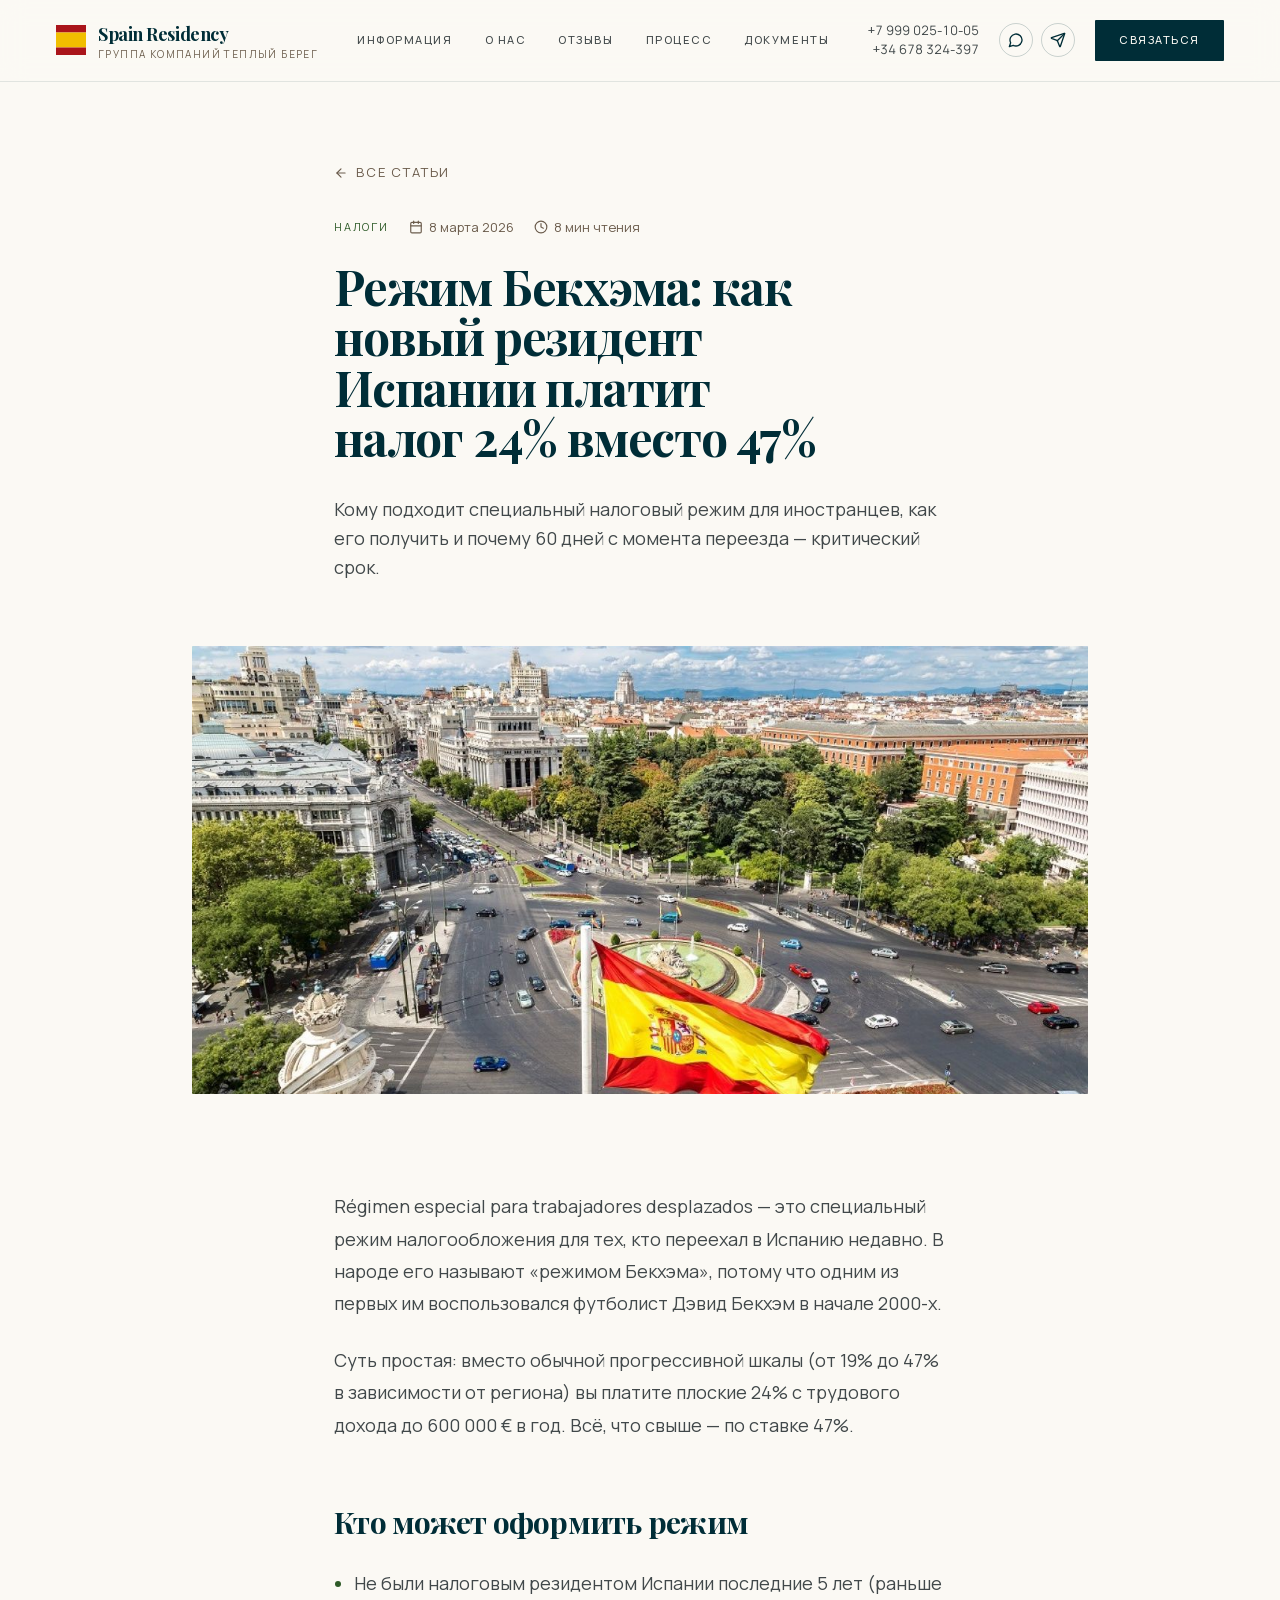
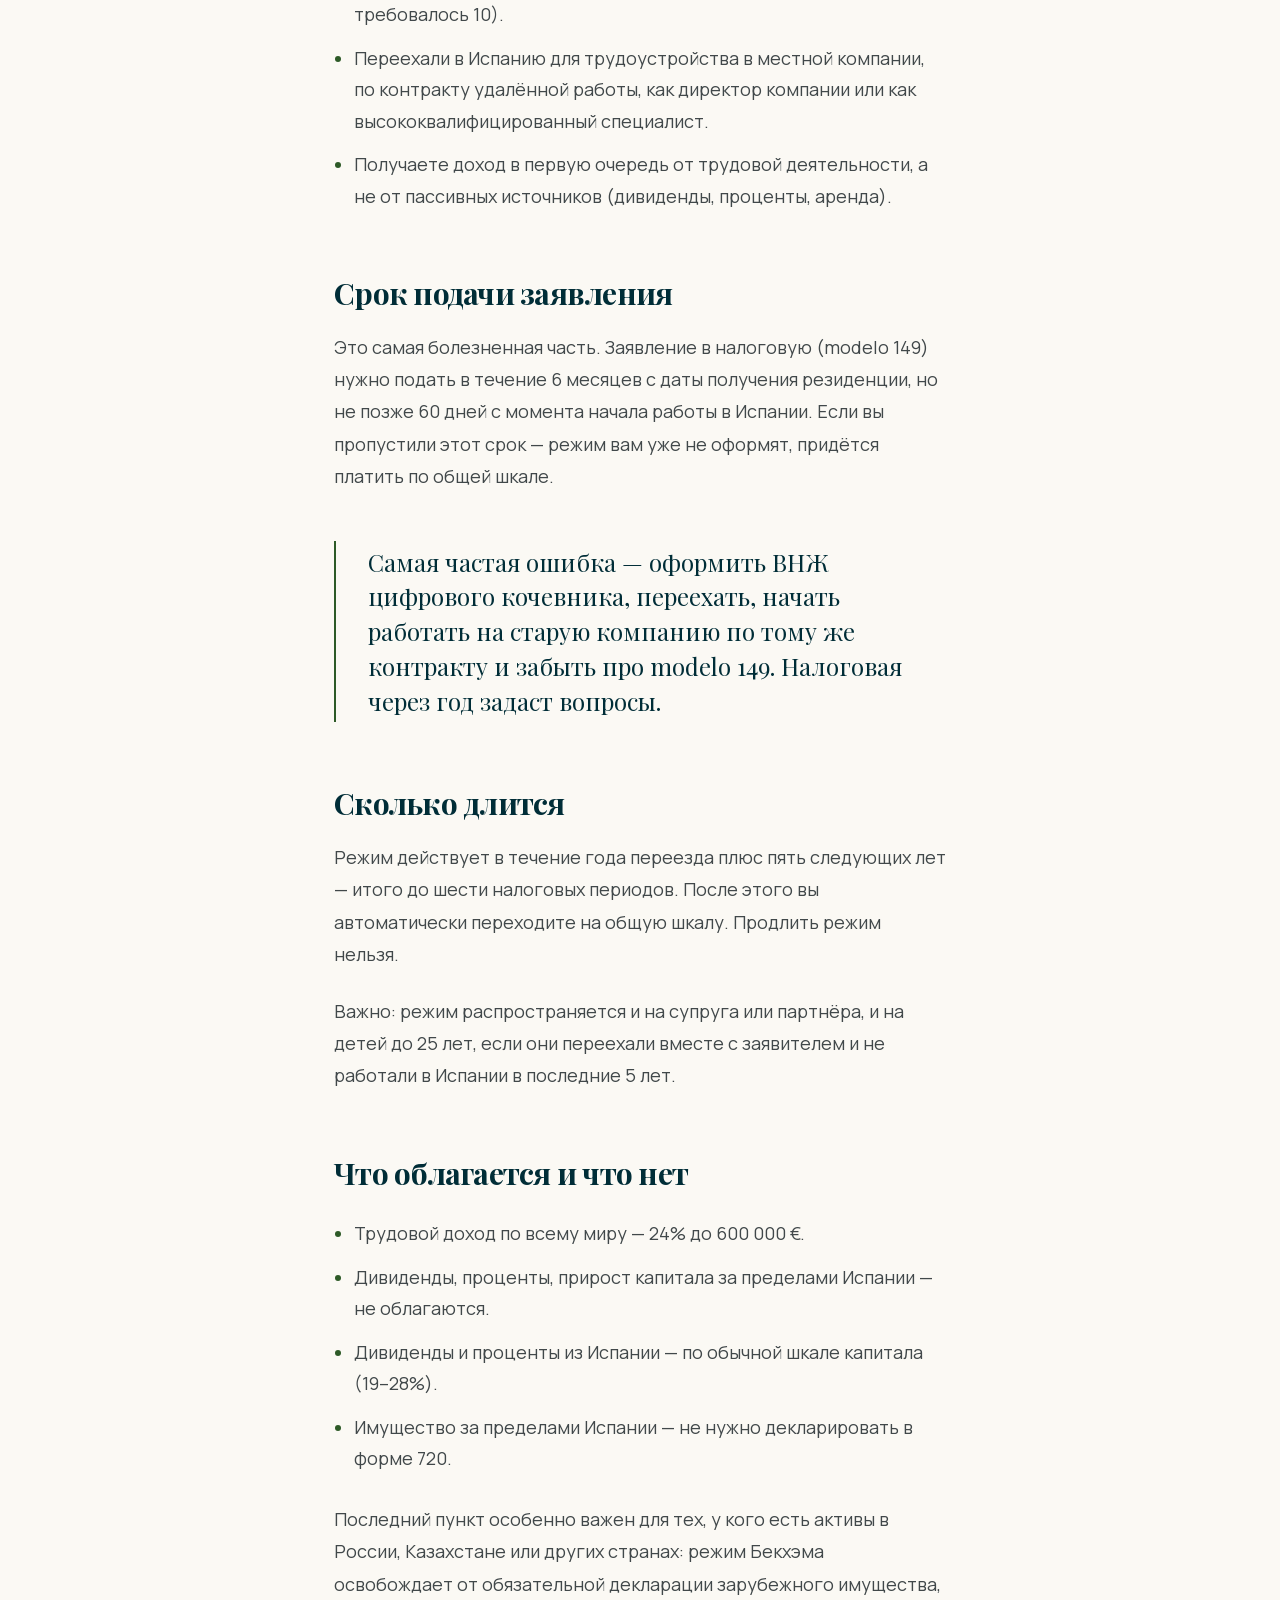
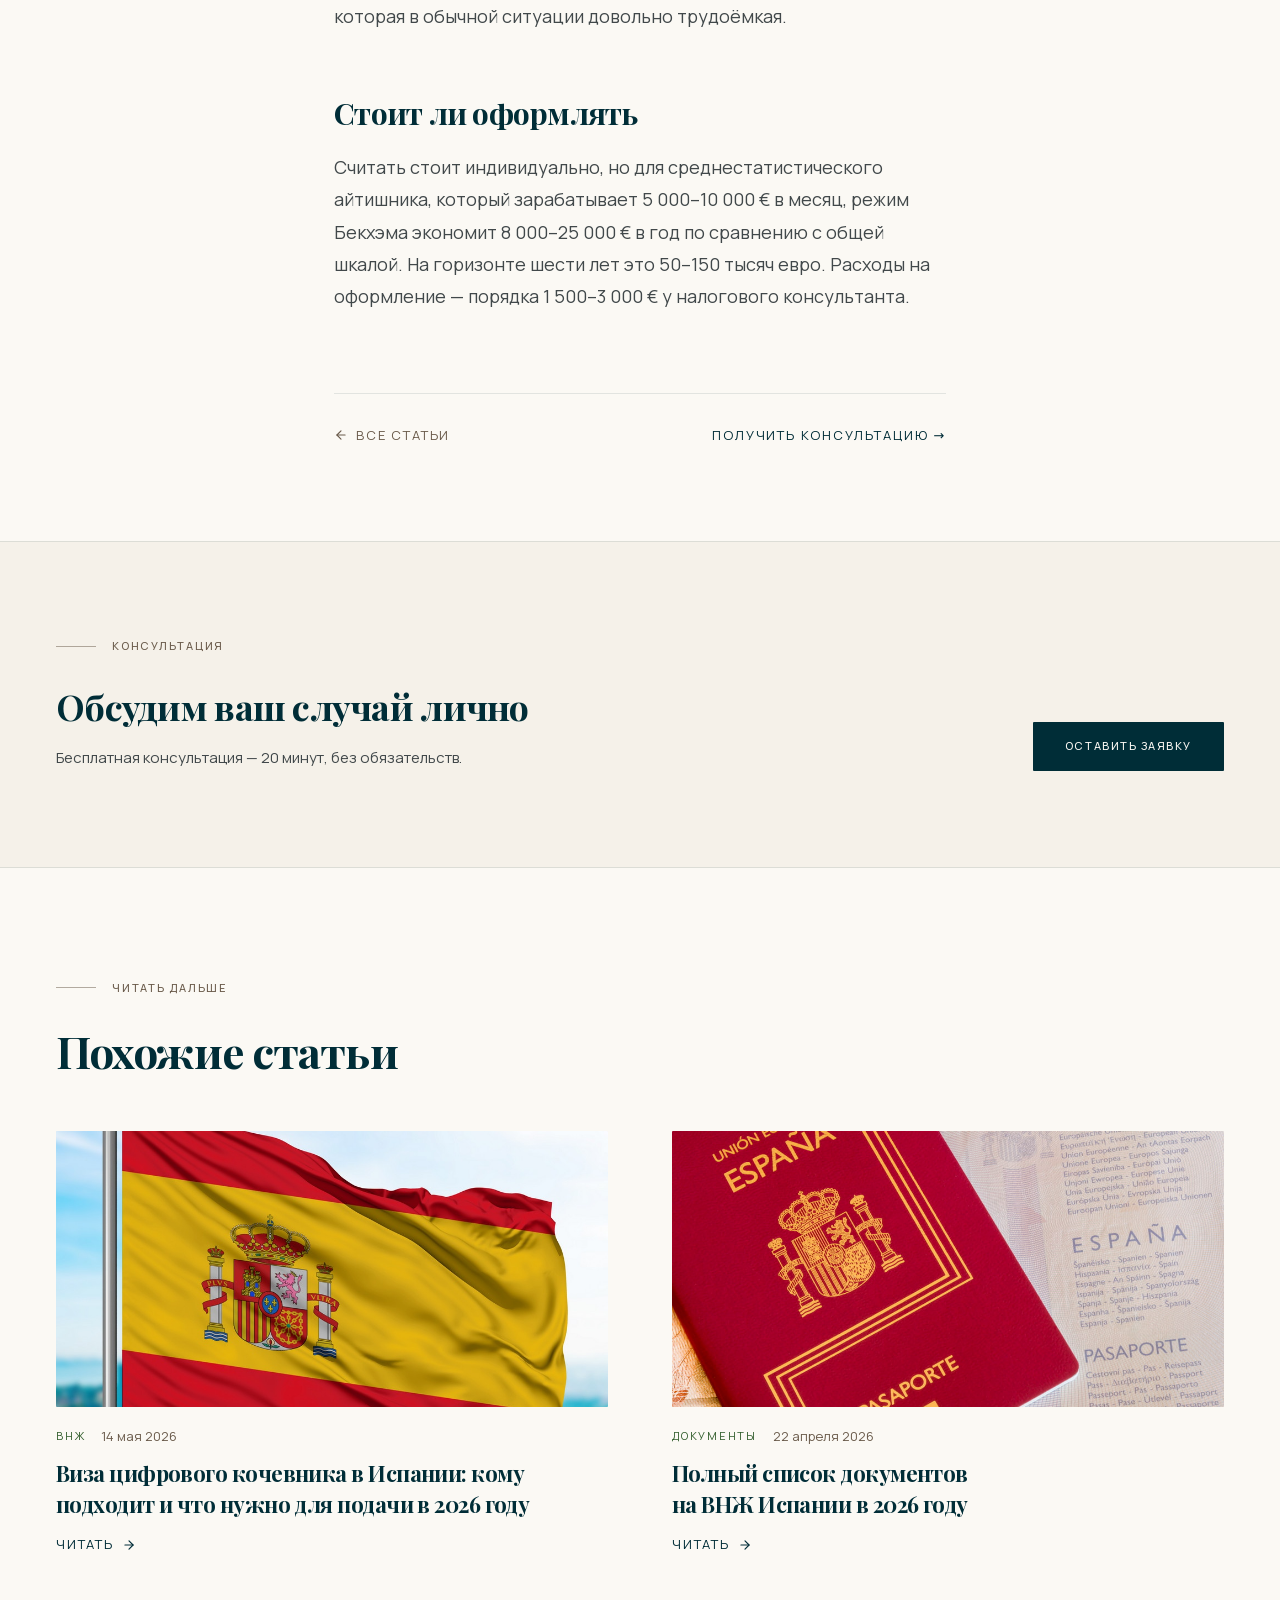
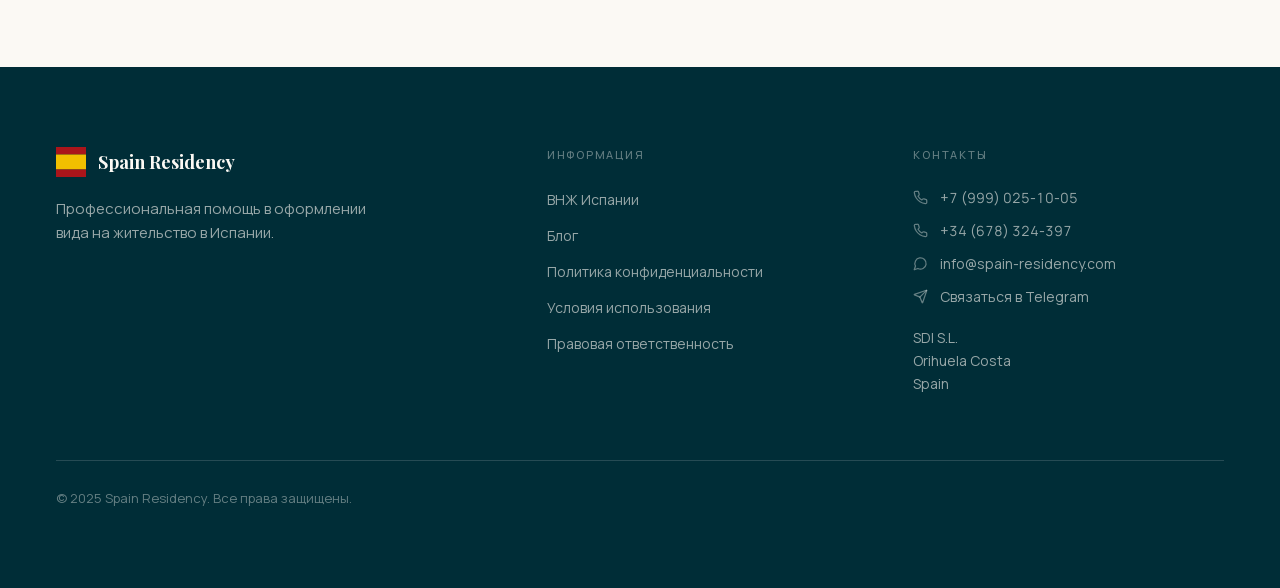
<file: blog/rezhim-bekhema-nalogi-dlya-novyh-rezidentov/index.html>
<!DOCTYPE html><html lang="ru"><head><meta charSet="utf-8"/><meta name="viewport" content="width=device-width, initial-scale=1"/><link rel="preload" href="/_next/static/media/2a65768255d6b625-s.p.14by5b4al-y~f.woff2" as="font" crossorigin="" type="font/woff2"/><link rel="preload" href="/_next/static/media/65c558afe41e89d6-s.p.113htgw8u-emy.woff2" as="font" crossorigin="" type="font/woff2"/><link rel="preload" href="/_next/static/media/a343f882a40d2cc9-s.p.0kho-wj7-y-w1.woff2" as="font" crossorigin="" type="font/woff2"/><link rel="preload" href="/_next/static/media/d3fe2f289711ac3f-s.p.0i6ci0u~g4zml.woff2" as="font" crossorigin="" type="font/woff2"/><link rel="preload" as="image" href="/images/banner.jpg"/><link rel="stylesheet" href="/_next/static/chunks/0-cjsiod3ctgw.css" data-precedence="next"/><link rel="preload" as="script" fetchPriority="low" href="/_next/static/chunks/10uamwx-eibzk.js"/><script src="/_next/static/chunks/0x55qblhjhuf9.js" async=""></script><script src="/_next/static/chunks/0gkc92rez926_.js" async=""></script><script src="/_next/static/chunks/0k3g3vk-vcpit.js" async=""></script><script src="/_next/static/chunks/13ydbzavw.t5l.js" async=""></script><script src="/_next/static/chunks/turbopack-05rvbj143hno1.js" async=""></script><script src="/_next/static/chunks/1322s96iy7ay7.js" async=""></script><script src="/_next/static/chunks/0yfxm24y-daty.js" async=""></script><script src="/_next/static/chunks/0ap~a_axd-snj.js" async=""></script><script src="/_next/static/chunks/13axui8v_f_v3.js" async=""></script><script src="/_next/static/chunks/0ypta-7tt6g91.js" async=""></script><script src="/_next/static/chunks/0pvs_fla3rgel.js" async=""></script><meta name="next-size-adjust" content=""/><title>Режим Бекхэма: как новый резидент Испании платит налог 24% вместо 47%</title><meta name="description" content="Кому подходит специальный налоговый режим для иностранцев, как его получить и почему 60 дней с момента переезда — критический срок."/><meta name="author" content="SDI S.L."/><meta name="keywords" content="ВНЖ Испании,вид на жительство Испания,резиденция Испания,ВНЖ Испании паспорт,оформить ВНЖ Испания,ВНЖ Испании россиянам,ВНЖ Испании казахстанцам,SDI SL,испанское резидентство,TIE Испания"/><meta name="robots" content="index, follow"/><meta name="telegram:channel" content="@OlegMikhalchenko"/><link rel="canonical" href="https://spain-residency.com/blog/rezhim-bekhema-nalogi-dlya-novyh-rezidentov/"/><meta property="og:title" content="Режим Бекхэма: как новый резидент Испании платит налог 24% вместо 47% | ВНЖ Испании"/><meta property="og:description" content="Кому подходит специальный налоговый режим для иностранцев, как его получить и почему 60 дней с момента переезда — критический срок."/><meta property="og:url" content="https://spain-residency.com/blog/rezhim-bekhema-nalogi-dlya-novyh-rezidentov/"/><meta property="og:site_name" content="ВНЖ Испании — SDI S.L."/><meta property="og:locale" content="ru_RU"/><meta property="og:image" content="https://spain-residency.com/images/banner.jpg"/><meta property="og:image:width" content="1200"/><meta property="og:image:height" content="630"/><meta property="og:image:alt" content="Налоговая декларация и калькулятор"/><meta property="og:type" content="article"/><meta property="article:published_time" content="2026-03-08"/><meta property="article:author" content="SDI S.L."/><meta property="article:tag" content="Налоги"/><meta name="twitter:card" content="summary_large_image"/><meta name="twitter:title" content="Режим Бекхэма: как новый резидент Испании платит налог 24% вместо 47% | ВНЖ Испании"/><meta name="twitter:description" content="Кому подходит специальный налоговый режим для иностранцев, как его получить и почему 60 дней с момента переезда — критический срок."/><meta name="twitter:image" content="https://spain-residency.com/images/banner.jpg"/><link rel="icon" href="/favicon.svg" type="image/svg+xml"/><script src="/_next/static/chunks/03~yq9q893hmn.js" noModule=""></script></head><body class="manrope_7f7f2741-module__GzzlXW__variable playfair_display_8ed949ef-module__Rckp8a__variable font-sans"><div hidden=""><!--$--><!--/$--></div><!--$?--><template id="B:0"></template><!--/$--><!--$!--><template data-dgst="BAILOUT_TO_CLIENT_SIDE_RENDERING"></template><!--/$--><!--$!--><template data-dgst="BAILOUT_TO_CLIENT_SIDE_RENDERING"></template><!--/$--><div class="min-h-screen bg-brand-cream"><header class="sticky top-0 z-40 border-b border-brand-ink/10 bg-brand-cream/85 backdrop-blur-md"><div class="container-editorial flex items-center justify-between gap-6 py-5"><a class="flex min-w-0 items-center gap-3" href="/"><img alt="" loading="lazy" width="30" height="30" decoding="async" data-nimg="1" class="shrink-0 object-contain" style="color:transparent" src="/favicon.svg"/><span class="hidden min-w-0 leading-tight sm:block"><span class="block truncate font-display text-lg font-bold tracking-tight text-brand-ink">Spain Residency</span><span class="block truncate text-[10px] uppercase tracking-[0.14em] text-brand-taupe lg:hidden xl:block">группа компаний Теплый Берег</span></span></a><nav class="hidden items-center gap-8 lg:flex"><a href="#services" class="text-[11px] font-medium uppercase tracking-[0.14em] text-brand-slate transition-colors hover:text-brand-ink">Информация</a><a href="#about" class="text-[11px] font-medium uppercase tracking-[0.14em] text-brand-slate transition-colors hover:text-brand-ink">О нас</a><a href="#testimonials" class="text-[11px] font-medium uppercase tracking-[0.14em] text-brand-slate transition-colors hover:text-brand-ink">Отзывы</a><a href="#process" class="text-[11px] font-medium uppercase tracking-[0.14em] text-brand-slate transition-colors hover:text-brand-ink">Процесс</a><a href="#documents" class="text-[11px] font-medium uppercase tracking-[0.14em] text-brand-slate transition-colors hover:text-brand-ink">Документы</a></nav><div class="flex flex-none items-center gap-5"><div class="hidden text-right xl:block"><a href="https://wa.me/79990251005" target="_blank" rel="noopener noreferrer" class="block text-[13px] tabular-nums text-brand-slate transition-colors hover:text-brand-ink">+7 999 025-10-05</a><a href="https://wa.me/34678324397" target="_blank" rel="noopener noreferrer" class="block text-[13px] tabular-nums text-brand-slate transition-colors hover:text-brand-ink">+34 678 324-397</a></div><div class="flex items-center gap-2"><a href="https://wa.me/34678324397" target="_blank" rel="noopener noreferrer" aria-label="Написать в WhatsApp" class="rounded-full border border-brand-ink/20 p-2 text-brand-ink transition-colors hover:border-brand-ink hover:bg-brand-ink hover:text-brand-cream"><svg xmlns="http://www.w3.org/2000/svg" width="16" height="16" viewBox="0 0 24 24" fill="none" stroke="currentColor" stroke-width="2" stroke-linecap="round" stroke-linejoin="round" class="lucide lucide-message-circle"><path d="M7.9 20A9 9 0 1 0 4 16.1L2 22Z"></path></svg></a><a target="_blank" rel="noopener noreferrer" aria-label="Написать в Telegram" class="rounded-full border border-brand-ink/20 p-2 text-brand-ink transition-colors hover:border-brand-ink hover:bg-brand-ink hover:text-brand-cream" href="https://t.me/OlegMikhalchenko"><svg xmlns="http://www.w3.org/2000/svg" width="16" height="16" viewBox="0 0 24 24" fill="none" stroke="currentColor" stroke-width="2" stroke-linecap="round" stroke-linejoin="round" class="lucide lucide-send"><path d="M14.536 21.686a.5.5 0 0 0 .937-.024l6.5-19a.496.496 0 0 0-.635-.635l-19 6.5a.5.5 0 0 0-.024.937l7.93 3.18a2 2 0 0 1 1.112 1.11z"></path><path d="m21.854 2.147-10.94 10.939"></path></svg></a></div><button class="btn-primary hidden px-6 py-3 md:inline-flex">Связаться</button></div></div></header><article><header class="container-editorial pt-14 md:pt-20"><div class="mx-auto w-full max-w-[68ch]"><a class="inline-flex items-center gap-2 text-[13px] uppercase tracking-[0.14em] text-brand-taupe transition-colors hover:text-brand-ink" href="/blog/"><svg xmlns="http://www.w3.org/2000/svg" width="24" height="24" viewBox="0 0 24 24" fill="none" stroke="currentColor" stroke-width="2" stroke-linecap="round" stroke-linejoin="round" class="lucide lucide-arrow-left h-3.5 w-3.5"><path d="m12 19-7-7 7-7"></path><path d="M19 12H5"></path></svg>Все статьи</a><div class="mt-8 flex flex-wrap items-center gap-x-5 gap-y-2 text-[13px] text-brand-taupe"><span class="text-[11px] uppercase tracking-[0.16em] text-brand-forest">Налоги</span><span class="inline-flex items-center gap-1.5"><svg xmlns="http://www.w3.org/2000/svg" width="24" height="24" viewBox="0 0 24 24" fill="none" stroke="currentColor" stroke-width="2" stroke-linecap="round" stroke-linejoin="round" class="lucide lucide-calendar h-3.5 w-3.5"><path d="M8 2v4"></path><path d="M16 2v4"></path><rect width="18" height="18" x="3" y="4" rx="2"></rect><path d="M3 10h18"></path></svg>8 марта 2026</span><span class="inline-flex items-center gap-1.5"><svg xmlns="http://www.w3.org/2000/svg" width="24" height="24" viewBox="0 0 24 24" fill="none" stroke="currentColor" stroke-width="2" stroke-linecap="round" stroke-linejoin="round" class="lucide lucide-clock h-3.5 w-3.5"><circle cx="12" cy="12" r="10"></circle><polyline points="12 6 12 12 16 14"></polyline></svg>8<!-- --> мин чтения</span></div><h1 class="mt-6 text-display-sm md:text-[3rem] md:leading-[1.05] lg:text-display-md">Режим Бекхэма: как новый резидент Испании платит налог 24% вместо 47%</h1><p class="mt-8 text-lg leading-relaxed text-brand-slate">Кому подходит специальный налоговый режим для иностранцев, как его получить и почему 60 дней с момента переезда — критический срок.</p></div></header><div class="container-editorial mt-12 md:mt-16"><div class="relative mx-auto aspect-[2/1] w-full max-w-4xl overflow-hidden rounded-sm bg-brand-sand"><img alt="Налоговая декларация и калькулятор" decoding="async" data-nimg="fill" class="object-cover" style="position:absolute;height:100%;width:100%;left:0;top:0;right:0;bottom:0;color:transparent" src="/images/banner.jpg"/></div></div><div class="container-editorial py-16 md:py-24"><div class="mx-auto w-full max-w-[68ch]"><p class="mb-6 text-[17px] leading-[1.8] text-brand-slate md:text-[18px]">Régimen especial para trabajadores desplazados — это специальный режим налогообложения для тех, кто переехал в Испанию недавно. В народе его называют «режимом Бекхэма», потому что одним из первых им воспользовался футболист Дэвид Бекхэм в начале 2000-х.</p><p class="mb-6 text-[17px] leading-[1.8] text-brand-slate md:text-[18px]">Суть простая: вместо обычной прогрессивной шкалы (от 19% до 47% в зависимости от региона) вы платите плоские 24% с трудового дохода до 600 000 € в год. Всё, что свыше — по ставке 47%.</p><h2 class="mb-5 mt-16 text-[1.6rem] leading-[1.15] md:text-[1.875rem]">Кто может оформить режим</h2><ul class="my-7 space-y-3 pl-5"><li class="list-disc text-[17px] leading-[1.75] text-brand-slate marker:text-brand-forest md:text-[18px]">Не были налоговым резидентом Испании последние 5 лет (раньше требовалось 10).</li><li class="list-disc text-[17px] leading-[1.75] text-brand-slate marker:text-brand-forest md:text-[18px]">Переехали в Испанию для трудоустройства в местной компании, по контракту удалённой работы, как директор компании или как высококвалифицированный специалист.</li><li class="list-disc text-[17px] leading-[1.75] text-brand-slate marker:text-brand-forest md:text-[18px]">Получаете доход в первую очередь от трудовой деятельности, а не от пассивных источников (дивиденды, проценты, аренда).</li></ul><h2 class="mb-5 mt-16 text-[1.6rem] leading-[1.15] md:text-[1.875rem]">Срок подачи заявления</h2><p class="mb-6 text-[17px] leading-[1.8] text-brand-slate md:text-[18px]">Это самая болезненная часть. Заявление в налоговую (modelo 149) нужно подать в течение 6 месяцев с даты получения резиденции, но не позже 60 дней с момента начала работы в Испании. Если вы пропустили этот срок — режим вам уже не оформят, придётся платить по общей шкале.</p><blockquote class="my-12 border-l-2 border-brand-forest py-1 pl-6 md:pl-8"><p class="font-display text-[1.375rem] leading-[1.45] text-brand-ink md:text-[1.5rem]">Самая частая ошибка — оформить ВНЖ цифрового кочевника, переехать, начать работать на старую компанию по тому же контракту и забыть про modelo 149. Налоговая через год задаст вопросы.</p></blockquote><h2 class="mb-5 mt-16 text-[1.6rem] leading-[1.15] md:text-[1.875rem]">Сколько длится</h2><p class="mb-6 text-[17px] leading-[1.8] text-brand-slate md:text-[18px]">Режим действует в течение года переезда плюс пять следующих лет — итого до шести налоговых периодов. После этого вы автоматически переходите на общую шкалу. Продлить режим нельзя.</p><p class="mb-6 text-[17px] leading-[1.8] text-brand-slate md:text-[18px]">Важно: режим распространяется и на супруга или партнёра, и на детей до 25 лет, если они переехали вместе с заявителем и не работали в Испании в последние 5 лет.</p><h2 class="mb-5 mt-16 text-[1.6rem] leading-[1.15] md:text-[1.875rem]">Что облагается и что нет</h2><ul class="my-7 space-y-3 pl-5"><li class="list-disc text-[17px] leading-[1.75] text-brand-slate marker:text-brand-forest md:text-[18px]">Трудовой доход по всему миру — 24% до 600 000 €.</li><li class="list-disc text-[17px] leading-[1.75] text-brand-slate marker:text-brand-forest md:text-[18px]">Дивиденды, проценты, прирост капитала за пределами Испании — не облагаются.</li><li class="list-disc text-[17px] leading-[1.75] text-brand-slate marker:text-brand-forest md:text-[18px]">Дивиденды и проценты из Испании — по обычной шкале капитала (19–28%).</li><li class="list-disc text-[17px] leading-[1.75] text-brand-slate marker:text-brand-forest md:text-[18px]">Имущество за пределами Испании — не нужно декларировать в форме 720.</li></ul><p class="mb-6 text-[17px] leading-[1.8] text-brand-slate md:text-[18px]">Последний пункт особенно важен для тех, у кого есть активы в России, Казахстане или других странах: режим Бекхэма освобождает от обязательной декларации зарубежного имущества, которая в обычной ситуации довольно трудоёмкая.</p><h2 class="mb-5 mt-16 text-[1.6rem] leading-[1.15] md:text-[1.875rem]">Стоит ли оформлять</h2><p class="mb-6 text-[17px] leading-[1.8] text-brand-slate md:text-[18px]">Считать стоит индивидуально, но для среднестатистического айтишника, который зарабатывает 5 000–10 000 € в месяц, режим Бекхэма экономит 8 000–25 000 € в год по сравнению с общей шкалой. На горизонте шести лет это 50–150 тысяч евро. Расходы на оформление — порядка 1 500–3 000 € у налогового консультанта.</p><div class="mt-20 flex flex-wrap items-center justify-between gap-4 border-t border-brand-ink/10 pt-8"><a class="inline-flex items-center gap-2 text-[13px] uppercase tracking-[0.14em] text-brand-taupe transition-colors hover:text-brand-ink" href="/blog/"><svg xmlns="http://www.w3.org/2000/svg" width="24" height="24" viewBox="0 0 24 24" fill="none" stroke="currentColor" stroke-width="2" stroke-linecap="round" stroke-linejoin="round" class="lucide lucide-arrow-left h-3.5 w-3.5"><path d="m12 19-7-7 7-7"></path><path d="M19 12H5"></path></svg>Все статьи</a><button class="link-underline text-[13px] uppercase tracking-[0.14em] text-brand-ink">Получить консультацию →</button></div></div></div></article><section class="border-y border-brand-ink/10 bg-brand-sand"><div class="container-editorial py-20 md:py-24"><div class="md:flex md:items-end md:justify-between md:gap-12"><div class="mb-10 max-w-measure md:mb-0"><p class="eyebrow mb-8">Консультация</p><h2 class="text-display-sm md:text-[2.25rem] md:leading-[1.1]">Обсудим ваш случай лично</h2><p class="mt-5 text-[15px] leading-relaxed text-brand-slate">Бесплатная консультация — 20 минут, без обязательств.</p></div><button class="btn-primary shrink-0">Оставить заявку</button></div></div></section><section class="container-editorial py-20 md:py-28"><p class="eyebrow mb-8">Читать дальше</p><h2 class="mb-14 text-display-sm md:text-[2.75rem] md:leading-[1.06]">Похожие статьи</h2><div class="grid gap-12 md:grid-cols-2 md:gap-16"><a class="group block" href="/blog/visa-dlya-tsifrovogo-kochevnika-2026/"><div class="relative aspect-[2/1] w-full overflow-hidden rounded-sm bg-brand-sand"><img alt="Вид на испанский город сверху" loading="lazy" decoding="async" data-nimg="fill" class="object-cover transition-transform duration-500 group-hover:scale-[1.02]" style="position:absolute;height:100%;width:100%;left:0;top:0;right:0;bottom:0;color:transparent" src="/images/spain.jpg"/></div><div class="mt-5 flex flex-wrap items-center gap-x-4 gap-y-1 text-[13px] text-brand-taupe"><span class="text-[11px] uppercase tracking-[0.16em] text-brand-forest">ВНЖ</span><span>14 мая 2026</span></div><h3 class="mt-3 text-xl leading-snug transition-colors group-hover:text-brand-inkDeep md:text-[1.375rem]">Виза цифрового кочевника в Испании: кому подходит и что нужно для подачи в 2026 году</h3><span class="mt-4 inline-flex items-center gap-2 text-[13px] uppercase tracking-[0.14em] text-brand-ink transition-all group-hover:gap-3">Читать<svg xmlns="http://www.w3.org/2000/svg" width="24" height="24" viewBox="0 0 24 24" fill="none" stroke="currentColor" stroke-width="2" stroke-linecap="round" stroke-linejoin="round" class="lucide lucide-arrow-right h-3.5 w-3.5"><path d="M5 12h14"></path><path d="m12 5 7 7-7 7"></path></svg></span></a><a class="group block" href="/blog/dokumenty-na-vnzh-ispanii-2026/"><div class="relative aspect-[2/1] w-full overflow-hidden rounded-sm bg-brand-sand"><img alt="Документы для оформления вида на жительство" loading="lazy" decoding="async" data-nimg="fill" class="object-cover transition-transform duration-500 group-hover:scale-[1.02]" style="position:absolute;height:100%;width:100%;left:0;top:0;right:0;bottom:0;color:transparent" src="/images/passport.jpg"/></div><div class="mt-5 flex flex-wrap items-center gap-x-4 gap-y-1 text-[13px] text-brand-taupe"><span class="text-[11px] uppercase tracking-[0.16em] text-brand-forest">Документы</span><span>22 апреля 2026</span></div><h3 class="mt-3 text-xl leading-snug transition-colors group-hover:text-brand-inkDeep md:text-[1.375rem]">Полный список документов на ВНЖ Испании в 2026 году</h3><span class="mt-4 inline-flex items-center gap-2 text-[13px] uppercase tracking-[0.14em] text-brand-ink transition-all group-hover:gap-3">Читать<svg xmlns="http://www.w3.org/2000/svg" width="24" height="24" viewBox="0 0 24 24" fill="none" stroke="currentColor" stroke-width="2" stroke-linecap="round" stroke-linejoin="round" class="lucide lucide-arrow-right h-3.5 w-3.5"><path d="M5 12h14"></path><path d="m12 5 7 7-7 7"></path></svg></span></a></div></section><footer class="bg-brand-ink text-brand-cream" id="contacts"><div class="container-editorial py-20"><div class="grid gap-14 md:grid-cols-[1.4fr_1fr_1fr]"><div><div class="mb-5 flex items-center gap-3"><img alt="" loading="lazy" width="30" height="30" decoding="async" data-nimg="1" class="object-contain" style="color:transparent" src="/favicon.svg"/><span class="font-display text-lg font-bold text-brand-cream">Spain Residency</span></div><p class="max-w-xs text-[15px] leading-relaxed text-brand-cream/60">Профессиональная помощь в оформлении вида на жительство в Испании.</p></div><div><h3 class="eyebrow-plain mb-6 text-brand-cream/40">Информация</h3><ul class="space-y-3"><li><a href="#services" class="text-[14px] text-brand-cream/60 transition-colors hover:text-brand-cream">ВНЖ Испании</a></li><li><a class="text-[14px] text-brand-cream/60 transition-colors hover:text-brand-cream" href="/blog/">Блог</a></li><li><a href="/privacy" class="text-[14px] text-brand-cream/60 transition-colors hover:text-brand-cream">Политика конфиденциальности</a></li><li><a href="/conditions" class="text-[14px] text-brand-cream/60 transition-colors hover:text-brand-cream">Условия использования</a></li><li><a href="/legal-information" class="text-[14px] text-brand-cream/60 transition-colors hover:text-brand-cream">Правовая ответственность</a></li></ul></div><div><h3 class="eyebrow-plain mb-6 text-brand-cream/40">Контакты</h3><ul class="space-y-3 text-[14px] text-brand-cream/60"><li class="flex items-center gap-3"><svg xmlns="http://www.w3.org/2000/svg" width="15" height="15" viewBox="0 0 24 24" fill="none" stroke="currentColor" stroke-width="2" stroke-linecap="round" stroke-linejoin="round" class="lucide lucide-phone flex-none text-brand-cream/40"><path d="M22 16.92v3a2 2 0 0 1-2.18 2 19.79 19.79 0 0 1-8.63-3.07 19.5 19.5 0 0 1-6-6 19.79 19.79 0 0 1-3.07-8.67A2 2 0 0 1 4.11 2h3a2 2 0 0 1 2 1.72 12.84 12.84 0 0 0 .7 2.81 2 2 0 0 1-.45 2.11L8.09 9.91a16 16 0 0 0 6 6l1.27-1.27a2 2 0 0 1 2.11-.45 12.84 12.84 0 0 0 2.81.7A2 2 0 0 1 22 16.92z"></path></svg><span class="tabular-nums">+7 (999) 025-10-05</span></li><li class="flex items-center gap-3"><svg xmlns="http://www.w3.org/2000/svg" width="15" height="15" viewBox="0 0 24 24" fill="none" stroke="currentColor" stroke-width="2" stroke-linecap="round" stroke-linejoin="round" class="lucide lucide-phone flex-none text-brand-cream/40"><path d="M22 16.92v3a2 2 0 0 1-2.18 2 19.79 19.79 0 0 1-8.63-3.07 19.5 19.5 0 0 1-6-6 19.79 19.79 0 0 1-3.07-8.67A2 2 0 0 1 4.11 2h3a2 2 0 0 1 2 1.72 12.84 12.84 0 0 0 .7 2.81 2 2 0 0 1-.45 2.11L8.09 9.91a16 16 0 0 0 6 6l1.27-1.27a2 2 0 0 1 2.11-.45 12.84 12.84 0 0 0 2.81.7A2 2 0 0 1 22 16.92z"></path></svg><span class="tabular-nums">+34 (678) 324-397</span></li><li class="flex items-center gap-3"><svg xmlns="http://www.w3.org/2000/svg" width="15" height="15" viewBox="0 0 24 24" fill="none" stroke="currentColor" stroke-width="2" stroke-linecap="round" stroke-linejoin="round" class="lucide lucide-message-circle flex-none text-brand-cream/40"><path d="M7.9 20A9 9 0 1 0 4 16.1L2 22Z"></path></svg><span>info@spain-residency.com</span></li><li class="flex items-center gap-3"><svg xmlns="http://www.w3.org/2000/svg" width="15" height="15" viewBox="0 0 24 24" fill="none" stroke="currentColor" stroke-width="2" stroke-linecap="round" stroke-linejoin="round" class="lucide lucide-send flex-none text-brand-cream/40"><path d="M14.536 21.686a.5.5 0 0 0 .937-.024l6.5-19a.496.496 0 0 0-.635-.635l-19 6.5a.5.5 0 0 0-.024.937l7.93 3.18a2 2 0 0 1 1.112 1.11z"></path><path d="m21.854 2.147-10.94 10.939"></path></svg><a target="_blank" rel="noopener noreferrer" class="text-[14px] text-brand-cream/60 transition-colors hover:text-brand-cream" href="https://t.me/OlegMikhalchenko">Связаться в Telegram</a></li><li class="pt-2 leading-relaxed"><address class="not-italic">SDI S.L.</address><address class="not-italic">Orihuela Costa</address><address class="not-italic">Spain</address></li></ul></div></div><div class="mt-16 border-t border-brand-cream/15 pt-7 text-[13px] text-brand-cream/40">© 2025 Spain Residency. Все права защищены.</div></div></footer></div><!--$--><!--/$--><script type="application/ld+json">{"@context":"https://schema.org","@type":"Organization","name":"SDI S.L.","alternateName":"ВНЖ Испании","url":"https://spain-residency.com","logo":"https://spain-residency.com/favicon.svg","image":"https://spain-residency.com/images/banner.jpg","email":"info@spain-residency.com","telephone":"+34678324397","sameAs":["https://t.me/OlegMikhalchenko"]}</script><script type="application/ld+json">{"@context":"https://schema.org","@type":"LegalService","name":"SDI S.L. — ВНЖ Испании","description":"Оформление вида на жительство в Испании за 20 рабочих дней. Нужен только паспорт.","url":"https://spain-residency.com","telephone":"+34678324397","email":"info@spain-residency.com","address":{"@type":"PostalAddress","addressCountry":"ES","addressLocality":"España"},"areaServed":["RU","KZ","ES"],"inLanguage":"ru","contactPoint":[{"@type":"ContactPoint","telephone":"+34678324397","contactType":"customer service","availableLanguage":["Russian"]}],"sameAs":["https://t.me/OlegMikhalchenko"]}</script><script>requestAnimationFrame(function(){$RT=performance.now()});</script><script src="/_next/static/chunks/10uamwx-eibzk.js" id="_R_" async=""></script><div hidden id="S:0"><script>(self.__next_s=self.__next_s||[]).push([0,{"children":"\n            (function(m,e,t,r,i,k,a){m[i]=m[i]||function(){(m[i].a=m[i].a||[]).push(arguments)};\n            m[i].l=1*new Date();\n            for (var j = 0; j < document.scripts.length; j++) {if (document.scripts[j].src === r) { return; }}\n            k=e.createElement(t),a=e.getElementsByTagName(t)[0],k.async=1,k.src=r,a.parentNode.insertBefore(k,a)})\n            (window, document, \"script\", \"https://mc.yandex.ru/metrika/tag.js\", \"ym\");\n \n            ym(101273049, \"init\", {\n                 clickmap:true,\n                 trackLinks:true,\n                 accurateTrackBounce:true,\n                 webvisor:true\n            });\n          ","id":"yandex-metrika"}])</script><noscript><div><img src="https://mc.yandex.ru/watch/101273049" style="position:absolute;left:-9999px" alt=""/></div></noscript></div><script>$RB=[];$RV=function(a){$RT=performance.now();for(var b=0;b<a.length;b+=2){var c=a[b],e=a[b+1];null!==e.parentNode&&e.parentNode.removeChild(e);var f=c.parentNode;if(f){var g=c.previousSibling,h=0;do{if(c&&8===c.nodeType){var d=c.data;if("/$"===d||"/&"===d)if(0===h)break;else h--;else"$"!==d&&"$?"!==d&&"$~"!==d&&"$!"!==d&&"&"!==d||h++}d=c.nextSibling;f.removeChild(c);c=d}while(c);for(;e.firstChild;)f.insertBefore(e.firstChild,c);g.data="$";g._reactRetry&&requestAnimationFrame(g._reactRetry)}}a.length=0};
$RC=function(a,b){if(b=document.getElementById(b))(a=document.getElementById(a))?(a.previousSibling.data="$~",$RB.push(a,b),2===$RB.length&&("number"!==typeof $RT?requestAnimationFrame($RV.bind(null,$RB)):(a=performance.now(),setTimeout($RV.bind(null,$RB),2300>a&&2E3<a?2300-a:$RT+300-a)))):b.parentNode.removeChild(b)};$RC("B:0","S:0")</script><script>(self.__next_f=self.__next_f||[]).push([0])</script><script>self.__next_f.push([1,"1:\"$Sreact.fragment\"\n2:\"$Sreact.suspense\"\n3:I[31612,[\"/_next/static/chunks/1322s96iy7ay7.js\"],\"default\"]\n4:I[33950,[\"/_next/static/chunks/1322s96iy7ay7.js\"],\"default\"]\n5:I[6103,[\"/_next/static/chunks/1322s96iy7ay7.js\"],\"default\"]\n6:I[67145,[\"/_next/static/chunks/0yfxm24y-daty.js\",\"/_next/static/chunks/0ap~a_axd-snj.js\"],\"default\"]\n7:I[11225,[\"/_next/static/chunks/0yfxm24y-daty.js\",\"/_next/static/chunks/0ap~a_axd-snj.js\"],\"default\"]\na:I[78095,[\"/_next/static/chunks/0yfxm24y-daty.js\",\"/_next/static/chunks/0ap~a_axd-snj.js\"],\"ClientPageRoot\"]\nb:I[55996,[\"/_next/static/chunks/1322s96iy7ay7.js\",\"/_next/static/chunks/13axui8v_f_v3.js\",\"/_next/static/chunks/0ypta-7tt6g91.js\",\"/_next/static/chunks/0pvs_fla3rgel.js\"],\"default\"]\ne:I[28174,[\"/_next/static/chunks/0yfxm24y-daty.js\",\"/_next/static/chunks/0ap~a_axd-snj.js\"],\"OutletBoundary\"]\n10:I[28174,[\"/_next/static/chunks/0yfxm24y-daty.js\",\"/_next/static/chunks/0ap~a_axd-snj.js\"],\"ViewportBoundary\"]\n12:I[28174,[\"/_next/static/chunks/0yfxm24y-daty.js\",\"/_next/static/chunks/0ap~a_axd-snj.js\"],\"MetadataBoundary\"]\n14:I[47183,[\"/_next/static/chunks/1322s96iy7ay7.js\"],\"default\",1]\n:HL[\"/_next/static/chunks/0-cjsiod3ctgw.css\",\"style\"]\n:HL[\"/_next/static/media/2a65768255d6b625-s.p.14by5b4al-y~f.woff2\",\"font\",{\"crossOrigin\":\"\",\"type\":\"font/woff2\"}]\n:HL[\"/_next/static/media/65c558afe41e89d6-s.p.113htgw8u-emy.woff2\",\"font\",{\"crossOrigin\":\"\",\"type\":\"font/woff2\"}]\n:HL[\"/_next/static/media/a343f882a40d2cc9-s.p.0kho-wj7-y-w1.woff2\",\"font\",{\"crossOrigin\":\"\",\"type\":\"font/woff2\"}]\n:HL[\"/_next/static/media/d3fe2f289711ac3f-s.p.0i6ci0u~g4zml.woff2\",\"font\",{\"crossOrigin\":\"\",\"type\":\"font/woff2\"}]\n"])</script><script>self.__next_f.push([1,"0:{\"P\":null,\"c\":[\"\",\"blog\",\"rezhim-bekhema-nalogi-dlya-novyh-rezidentov\",\"\"],\"q\":\"\",\"i\":false,\"f\":[[[\"\",{\"children\":[\"blog\",{\"children\":[[\"slug\",\"rezhim-bekhema-nalogi-dlya-novyh-rezidentov\",\"d\",null],{\"children\":[\"__PAGE__\",{}]}]}]},\"$undefined\",\"$undefined\",16],[[\"$\",\"$1\",\"c\",{\"children\":[[[\"$\",\"link\",\"0\",{\"rel\":\"stylesheet\",\"href\":\"/_next/static/chunks/0-cjsiod3ctgw.css\",\"precedence\":\"next\",\"crossOrigin\":\"$undefined\",\"nonce\":\"$undefined\"}],[\"$\",\"script\",\"script-0\",{\"src\":\"/_next/static/chunks/1322s96iy7ay7.js\",\"async\":true,\"nonce\":\"$undefined\"}]],[\"$\",\"html\",null,{\"lang\":\"ru\",\"children\":[\"$\",\"body\",null,{\"className\":\"manrope_7f7f2741-module__GzzlXW__variable playfair_display_8ed949ef-module__Rckp8a__variable font-sans\",\"children\":[[\"$\",\"$2\",null,{\"children\":[\"$\",\"$L3\",null,{}]}],[\"$\",\"$2\",null,{\"children\":[\"$\",\"$L4\",null,{}]}],[\"$\",\"$2\",null,{\"children\":[\"$\",\"$L5\",null,{}]}],[\"$\",\"$L6\",null,{\"parallelRouterKey\":\"children\",\"error\":\"$undefined\",\"errorStyles\":\"$undefined\",\"errorScripts\":\"$undefined\",\"template\":[\"$\",\"$L7\",null,{}],\"templateStyles\":\"$undefined\",\"templateScripts\":\"$undefined\",\"notFound\":[\"$L8\",[]],\"forbidden\":\"$undefined\",\"unauthorized\":\"$undefined\"}],false,[\"$\",\"script\",null,{\"type\":\"application/ld+json\",\"dangerouslySetInnerHTML\":{\"__html\":\"{\\\"@context\\\":\\\"https://schema.org\\\",\\\"@type\\\":\\\"Organization\\\",\\\"name\\\":\\\"SDI S.L.\\\",\\\"alternateName\\\":\\\"ВНЖ Испании\\\",\\\"url\\\":\\\"https://spain-residency.com\\\",\\\"logo\\\":\\\"https://spain-residency.com/favicon.svg\\\",\\\"image\\\":\\\"https://spain-residency.com/images/banner.jpg\\\",\\\"email\\\":\\\"info@spain-residency.com\\\",\\\"telephone\\\":\\\"+34678324397\\\",\\\"sameAs\\\":[\\\"https://t.me/OlegMikhalchenko\\\"]}\"}}],[\"$\",\"script\",null,{\"type\":\"application/ld+json\",\"dangerouslySetInnerHTML\":{\"__html\":\"{\\\"@context\\\":\\\"https://schema.org\\\",\\\"@type\\\":\\\"LegalService\\\",\\\"name\\\":\\\"SDI S.L. — ВНЖ Испании\\\",\\\"description\\\":\\\"Оформление вида на жительство в Испании за 20 рабочих дней. Нужен только паспорт.\\\",\\\"url\\\":\\\"https://spain-residency.com\\\",\\\"telephone\\\":\\\"+34678324397\\\",\\\"email\\\":\\\"info@spain-residency.com\\\",\\\"address\\\":{\\\"@type\\\":\\\"PostalAddress\\\",\\\"addressCountry\\\":\\\"ES\\\",\\\"addressLocality\\\":\\\"España\\\"},\\\"areaServed\\\":[\\\"RU\\\",\\\"KZ\\\",\\\"ES\\\"],\\\"inLanguage\\\":\\\"ru\\\",\\\"contactPoint\\\":[{\\\"@type\\\":\\\"ContactPoint\\\",\\\"telephone\\\":\\\"+34678324397\\\",\\\"contactType\\\":\\\"customer service\\\",\\\"availableLanguage\\\":[\\\"Russian\\\"]}],\\\"sameAs\\\":[\\\"https://t.me/OlegMikhalchenko\\\"]}\"}}]]}]}]]}],{\"children\":[[\"$\",\"$1\",\"c\",{\"children\":[null,[\"$\",\"$L6\",null,{\"parallelRouterKey\":\"children\",\"error\":\"$undefined\",\"errorStyles\":\"$undefined\",\"errorScripts\":\"$undefined\",\"template\":[\"$\",\"$L7\",null,{}],\"templateStyles\":\"$undefined\",\"templateScripts\":\"$undefined\",\"notFound\":\"$undefined\",\"forbidden\":\"$undefined\",\"unauthorized\":\"$undefined\"}]]}],{\"children\":[[\"$\",\"$1\",\"c\",{\"children\":[null,\"$L9\"]}],{\"children\":[[\"$\",\"$1\",\"c\",{\"children\":[[\"$\",\"$La\",null,{\"Component\":\"$b\",\"serverProvidedParams\":{\"searchParams\":{},\"params\":{\"slug\":\"rezhim-bekhema-nalogi-dlya-novyh-rezidentov\"},\"promises\":[\"$@c\",\"$@d\"]}}],[[\"$\",\"script\",\"script-0\",{\"src\":\"/_next/static/chunks/13axui8v_f_v3.js\",\"async\":true,\"nonce\":\"$undefined\"}],[\"$\",\"script\",\"script-1\",{\"src\":\"/_next/static/chunks/0ypta-7tt6g91.js\",\"async\":true,\"nonce\":\"$undefined\"}],[\"$\",\"script\",\"script-2\",{\"src\":\"/_next/static/chunks/0pvs_fla3rgel.js\",\"async\":true,\"nonce\":\"$undefined\"}]],[\"$\",\"$Le\",null,{\"children\":[\"$\",\"$2\",null,{\"name\":\"Next.MetadataOutlet\",\"children\":\"$@f\"}]}]]}],{},null,false,null]},null,false,null]},null,false,null]},null,false,null],[\"$\",\"$1\",\"h\",{\"children\":[null,[\"$\",\"$L10\",null,{\"children\":\"$L11\"}],[\"$\",\"div\",null,{\"hidden\":true,\"children\":[\"$\",\"$L12\",null,{\"children\":[\"$\",\"$2\",null,{\"name\":\"Next.Metadata\",\"children\":\"$L13\"}]}]}],[\"$\",\"meta\",null,{\"name\":\"next-size-adjust\",\"content\":\"\"}]]}],false]],\"m\":\"$undefined\",\"G\":[\"$14\",[[\"$\",\"link\",\"0\",{\"rel\":\"stylesheet\",\"href\":\"/_next/static/chunks/0-cjsiod3ctgw.css\",\"precedence\":\"next\",\"crossOrigin\":\"$undefined\",\"nonce\":\"$undefined\"}]]],\"S\":true,\"h\":null,\"s\":\"$undefined\",\"l\":\"$undefined\",\"p\":\"$undefined\",\"d\":\"$undefined\",\"b\":\"--SPp6kjlZjDHfe0EkBo8\"}\n"])</script><script>self.__next_f.push([1,"8:E{\"digest\":\"NEXT_REDIRECT;replace;/;307;\"}\n"])</script><script>self.__next_f.push([1,"c:{}\nd:\"$0:f:0:1:1:children:1:children:1:children:0:props:children:0:props:serverProvidedParams:params\"\n9:[\"$\",\"$L6\",null,{\"parallelRouterKey\":\"children\",\"error\":\"$undefined\",\"errorStyles\":\"$undefined\",\"errorScripts\":\"$undefined\",\"template\":[\"$\",\"$L7\",null,{}],\"templateStyles\":\"$undefined\",\"templateScripts\":\"$undefined\",\"notFound\":\"$undefined\",\"forbidden\":\"$undefined\",\"unauthorized\":\"$undefined\"}]\n"])</script><script>self.__next_f.push([1,"11:[[\"$\",\"meta\",\"0\",{\"charSet\":\"utf-8\"}],[\"$\",\"meta\",\"1\",{\"name\":\"viewport\",\"content\":\"width=device-width, initial-scale=1\"}]]\n"])</script><script>self.__next_f.push([1,"15:I[36864,[\"/_next/static/chunks/0yfxm24y-daty.js\",\"/_next/static/chunks/0ap~a_axd-snj.js\"],\"IconMark\"]\nf:null\n"])</script><script>self.__next_f.push([1,"13:[[\"$\",\"title\",\"0\",{\"children\":\"Режим Бекхэма: как новый резидент Испании платит налог 24% вместо 47%\"}],[\"$\",\"meta\",\"1\",{\"name\":\"description\",\"content\":\"Кому подходит специальный налоговый режим для иностранцев, как его получить и почему 60 дней с момента переезда — критический срок.\"}],[\"$\",\"meta\",\"2\",{\"name\":\"author\",\"content\":\"SDI S.L.\"}],[\"$\",\"meta\",\"3\",{\"name\":\"keywords\",\"content\":\"ВНЖ Испании,вид на жительство Испания,резиденция Испания,ВНЖ Испании паспорт,оформить ВНЖ Испания,ВНЖ Испании россиянам,ВНЖ Испании казахстанцам,SDI SL,испанское резидентство,TIE Испания\"}],[\"$\",\"meta\",\"4\",{\"name\":\"robots\",\"content\":\"index, follow\"}],[\"$\",\"meta\",\"5\",{\"name\":\"telegram:channel\",\"content\":\"@OlegMikhalchenko\"}],[\"$\",\"link\",\"6\",{\"rel\":\"canonical\",\"href\":\"https://spain-residency.com/blog/rezhim-bekhema-nalogi-dlya-novyh-rezidentov/\"}],[\"$\",\"meta\",\"7\",{\"property\":\"og:title\",\"content\":\"Режим Бекхэма: как новый резидент Испании платит налог 24% вместо 47% | ВНЖ Испании\"}],[\"$\",\"meta\",\"8\",{\"property\":\"og:description\",\"content\":\"Кому подходит специальный налоговый режим для иностранцев, как его получить и почему 60 дней с момента переезда — критический срок.\"}],[\"$\",\"meta\",\"9\",{\"property\":\"og:url\",\"content\":\"https://spain-residency.com/blog/rezhim-bekhema-nalogi-dlya-novyh-rezidentov/\"}],[\"$\",\"meta\",\"10\",{\"property\":\"og:site_name\",\"content\":\"ВНЖ Испании — SDI S.L.\"}],[\"$\",\"meta\",\"11\",{\"property\":\"og:locale\",\"content\":\"ru_RU\"}],[\"$\",\"meta\",\"12\",{\"property\":\"og:image\",\"content\":\"https://spain-residency.com/images/banner.jpg\"}],[\"$\",\"meta\",\"13\",{\"property\":\"og:image:width\",\"content\":\"1200\"}],[\"$\",\"meta\",\"14\",{\"property\":\"og:image:height\",\"content\":\"630\"}],[\"$\",\"meta\",\"15\",{\"property\":\"og:image:alt\",\"content\":\"Налоговая декларация и калькулятор\"}],[\"$\",\"meta\",\"16\",{\"property\":\"og:type\",\"content\":\"article\"}],[\"$\",\"meta\",\"17\",{\"property\":\"article:published_time\",\"content\":\"2026-03-08\"}],[\"$\",\"meta\",\"18\",{\"property\":\"article:author\",\"content\":\"SDI S.L.\"}],[\"$\",\"meta\",\"19\",{\"property\":\"article:tag\",\"content\":\"Налоги\"}],[\"$\",\"meta\",\"20\",{\"name\":\"twitter:card\",\"content\":\"summary_large_image\"}],[\"$\",\"meta\",\"21\",{\"name\":\"twitter:title\",\"content\":\"Режим Бекхэма: как новый резидент Испании платит налог 24% вместо 47% | ВНЖ Испании\"}],[\"$\",\"meta\",\"22\",{\"name\":\"twitter:description\",\"content\":\"Кому подходит специальный налоговый режим для иностранцев, как его получить и почему 60 дней с момента переезда — критический срок.\"}],[\"$\",\"meta\",\"23\",{\"name\":\"twitter:image\",\"content\":\"https://spain-residency.com/images/banner.jpg\"}],[\"$\",\"link\",\"24\",{\"rel\":\"icon\",\"href\":\"/favicon.svg\",\"type\":\"image/svg+xml\"}],[\"$\",\"$L15\",\"25\",{}]]\n"])</script></body></html>
</file>
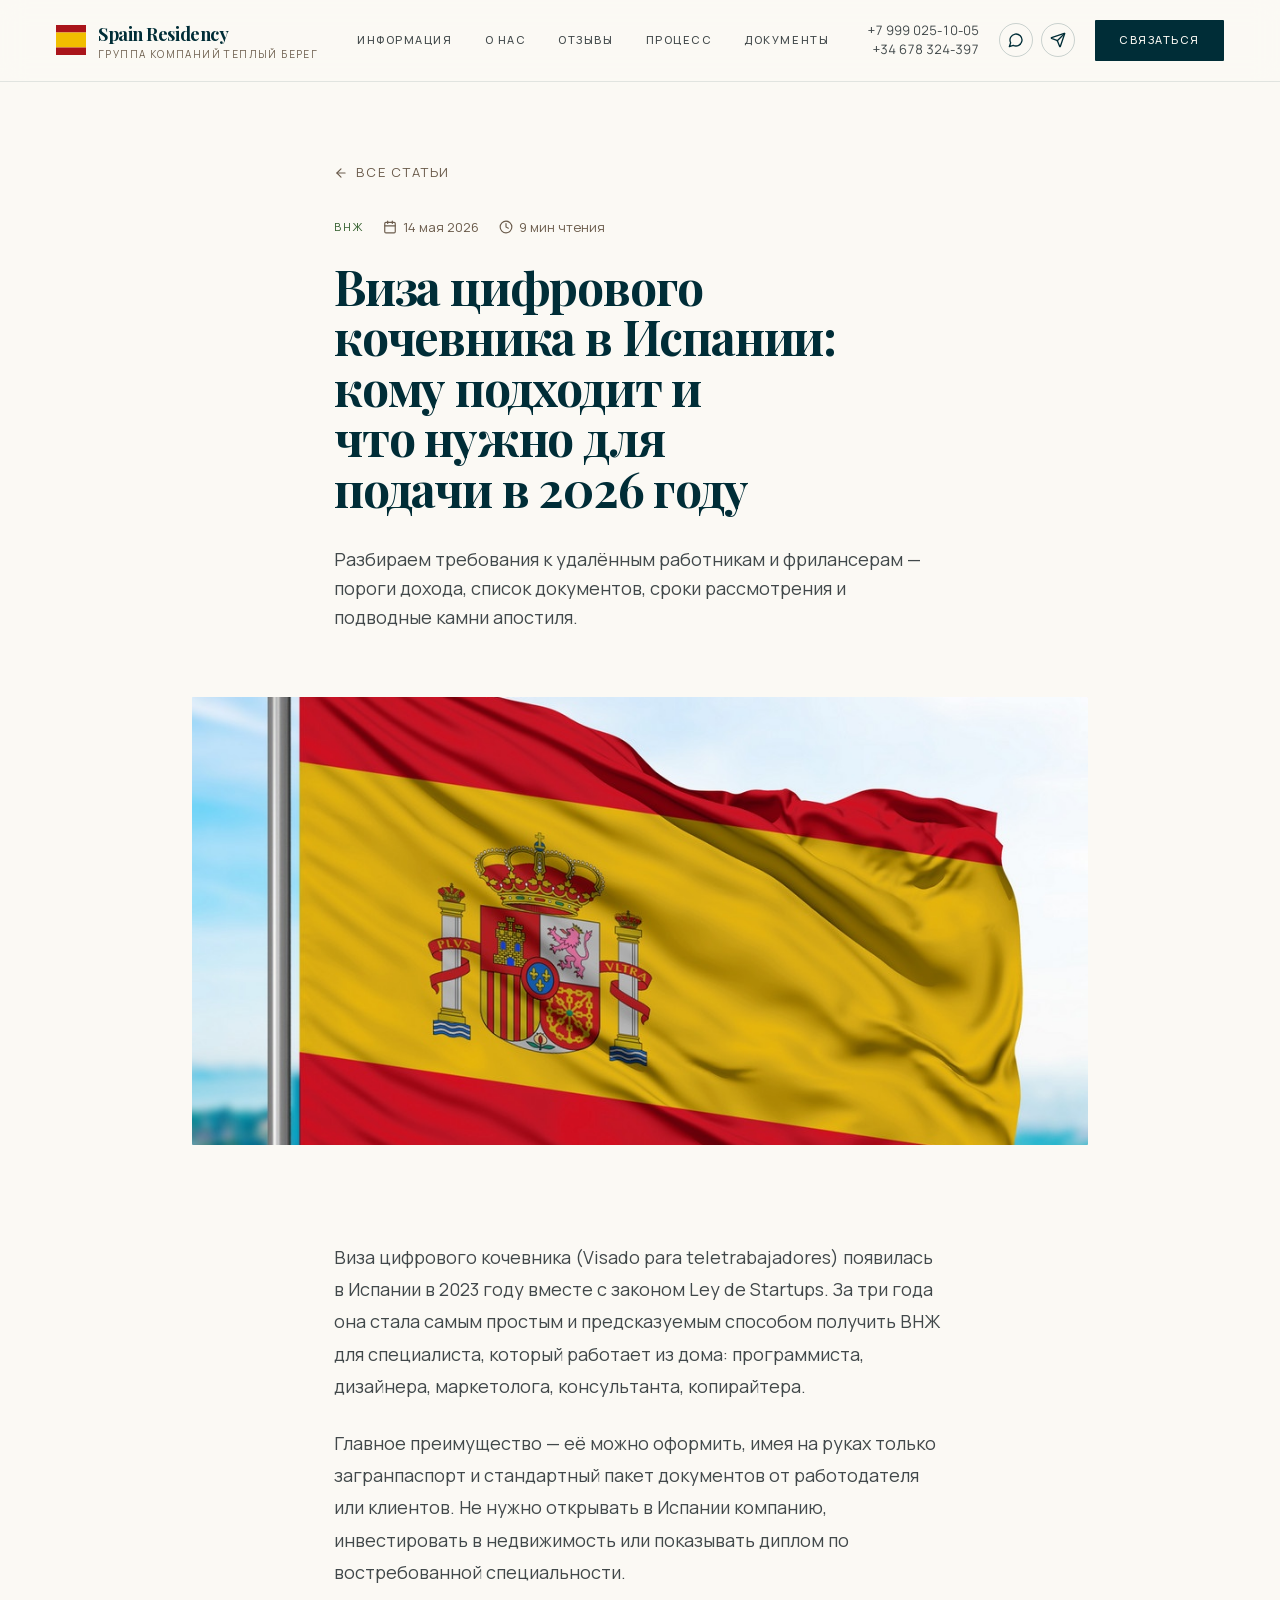
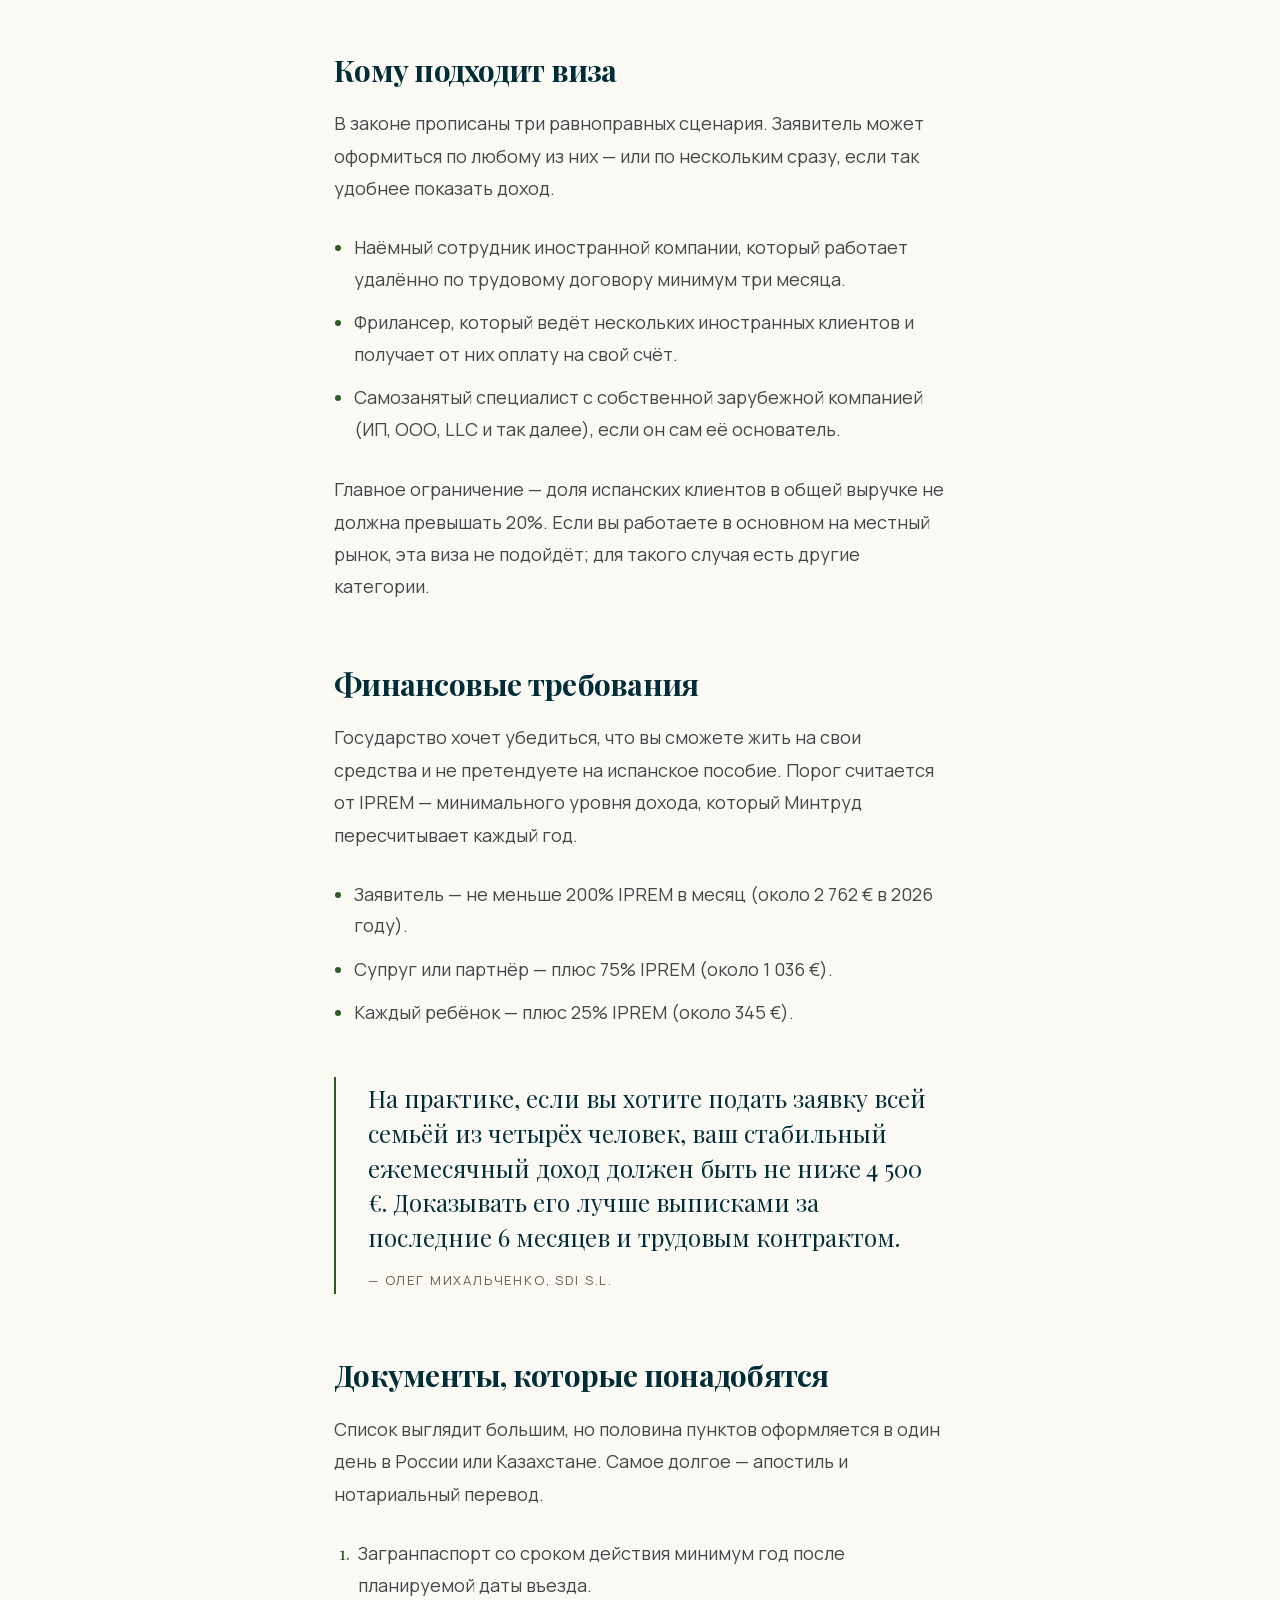
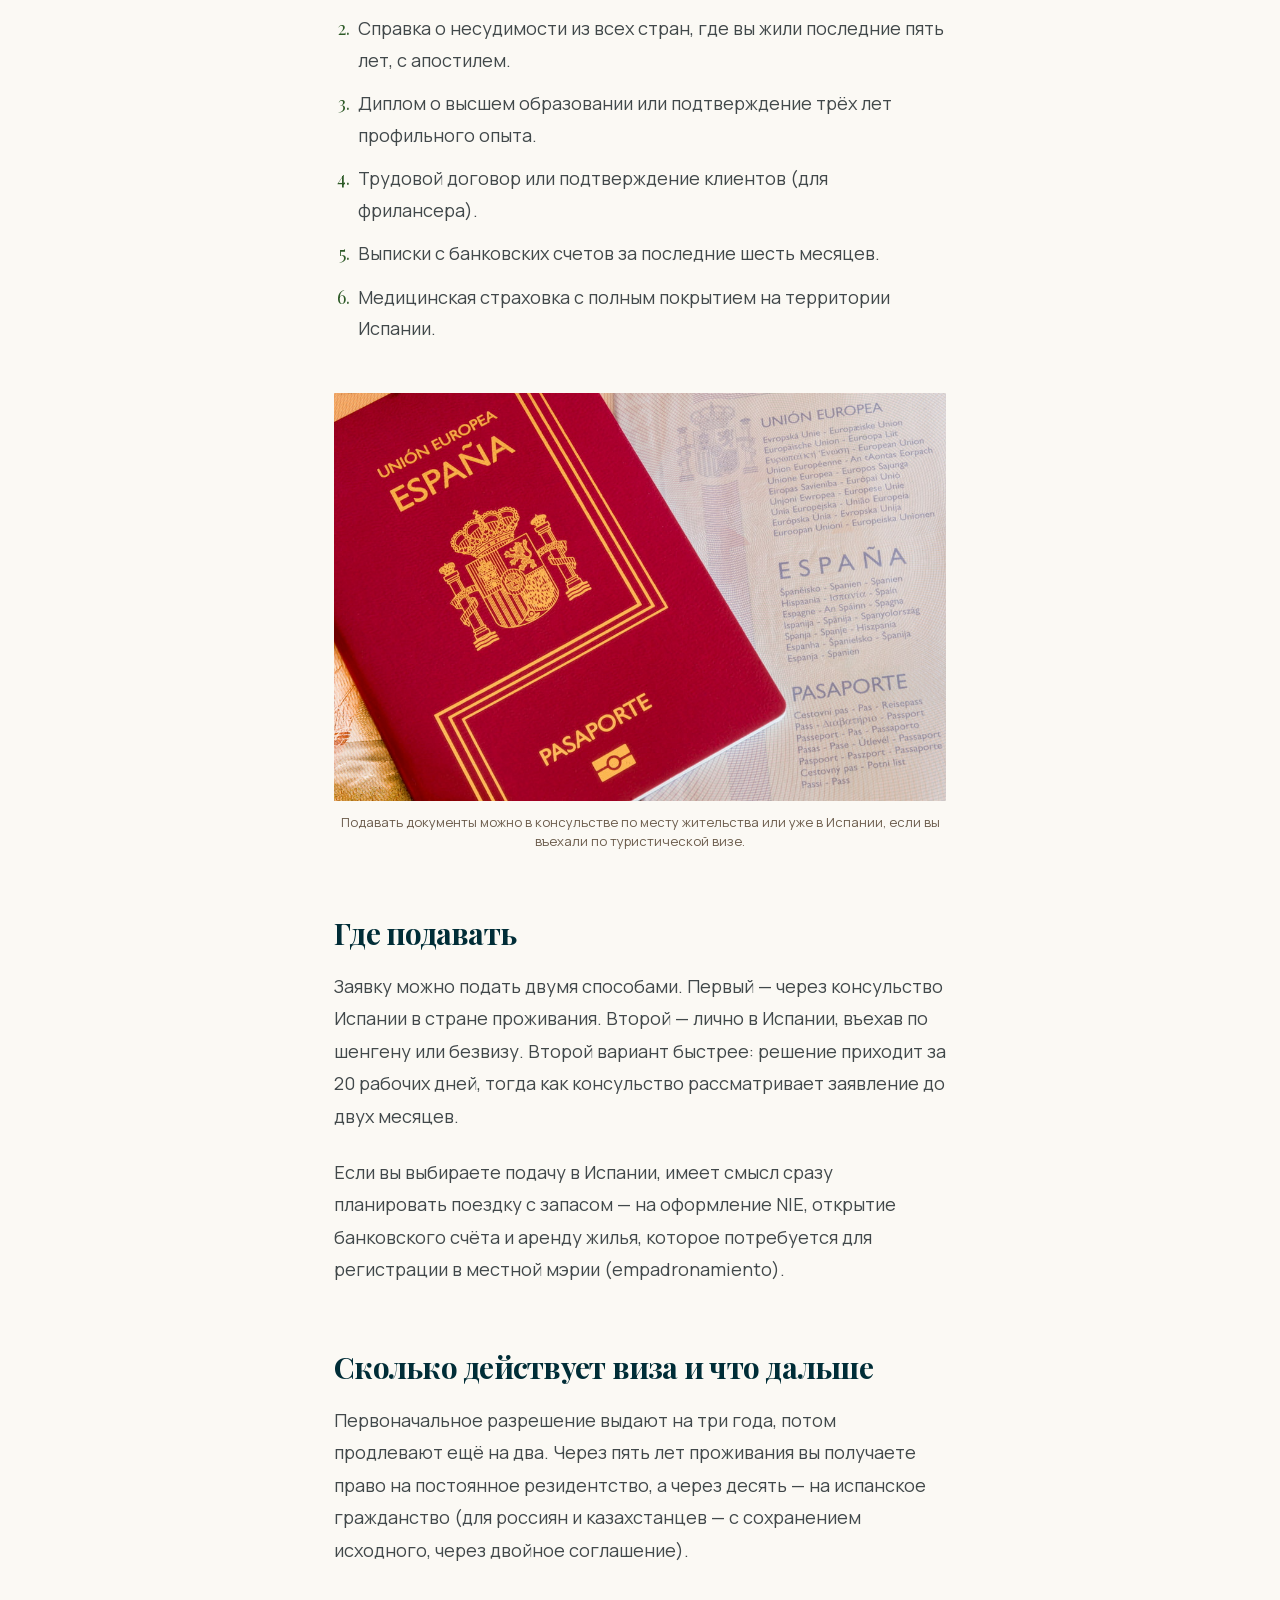
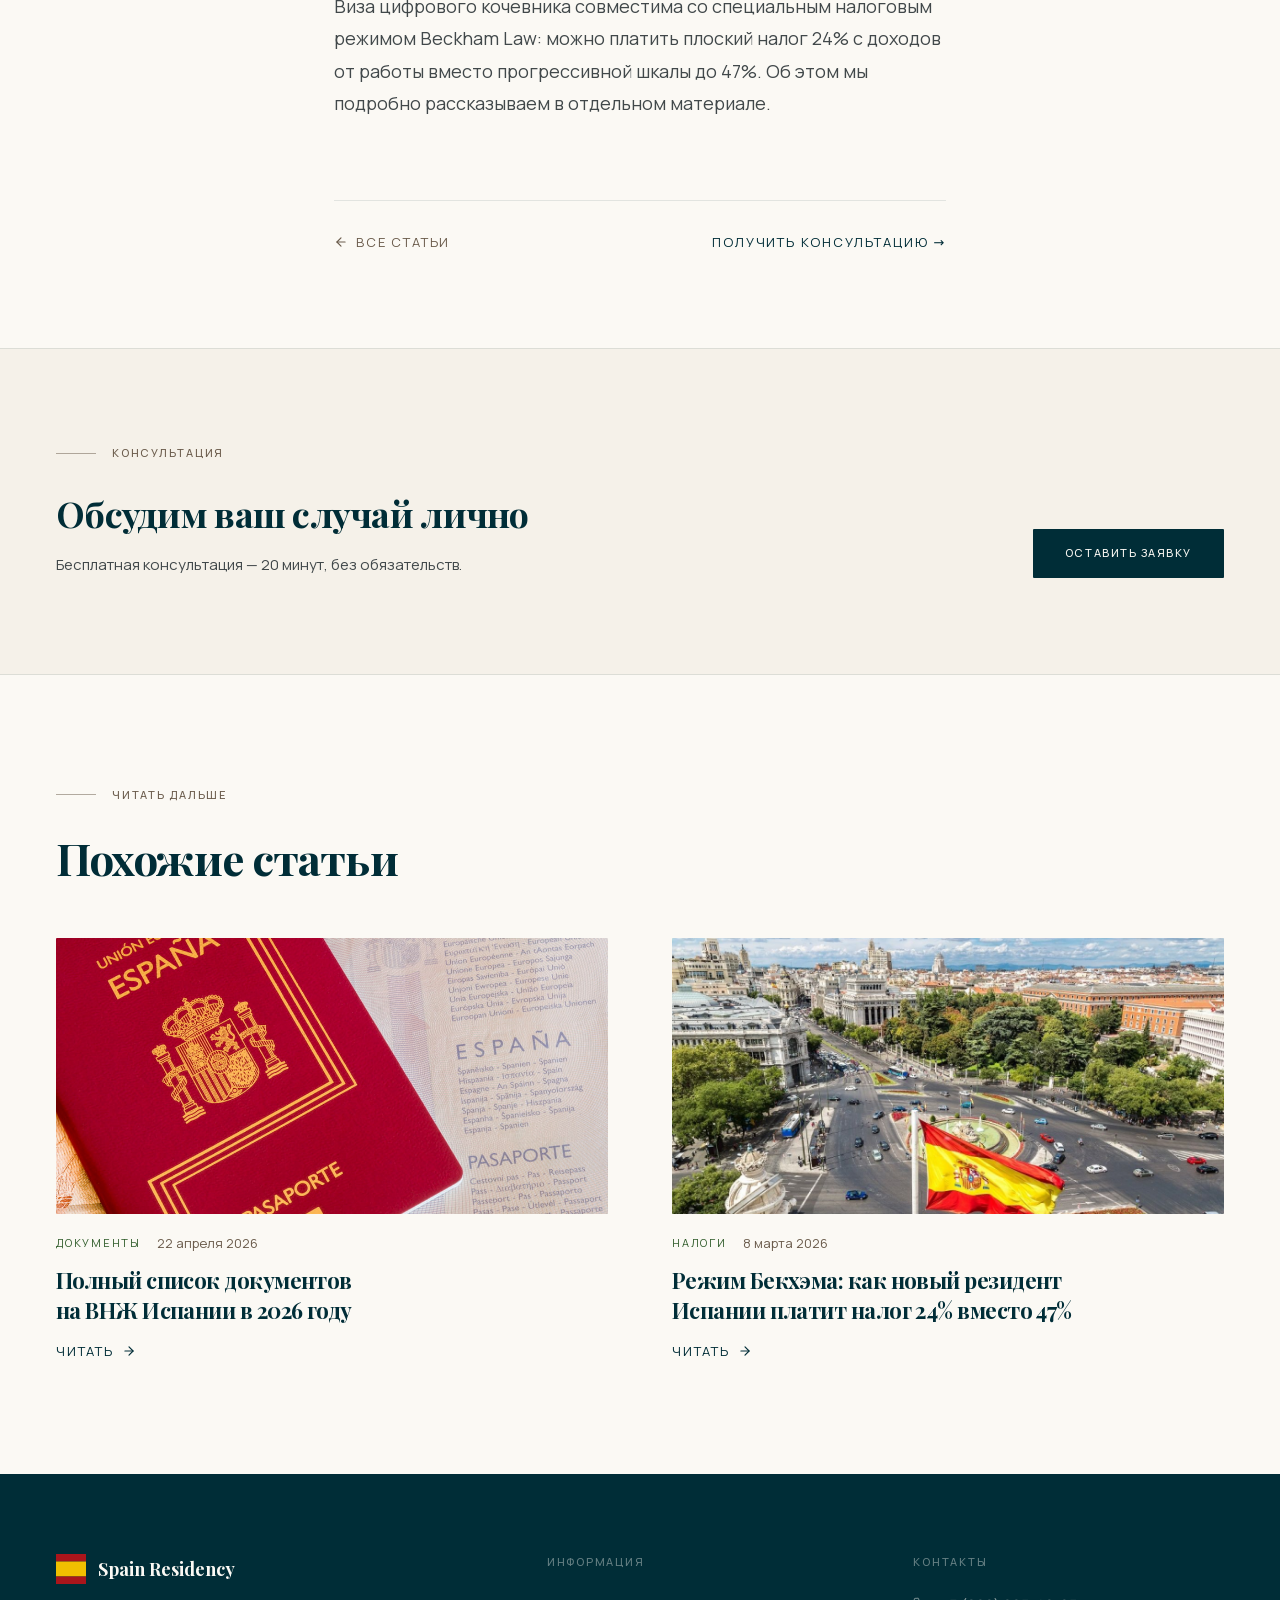
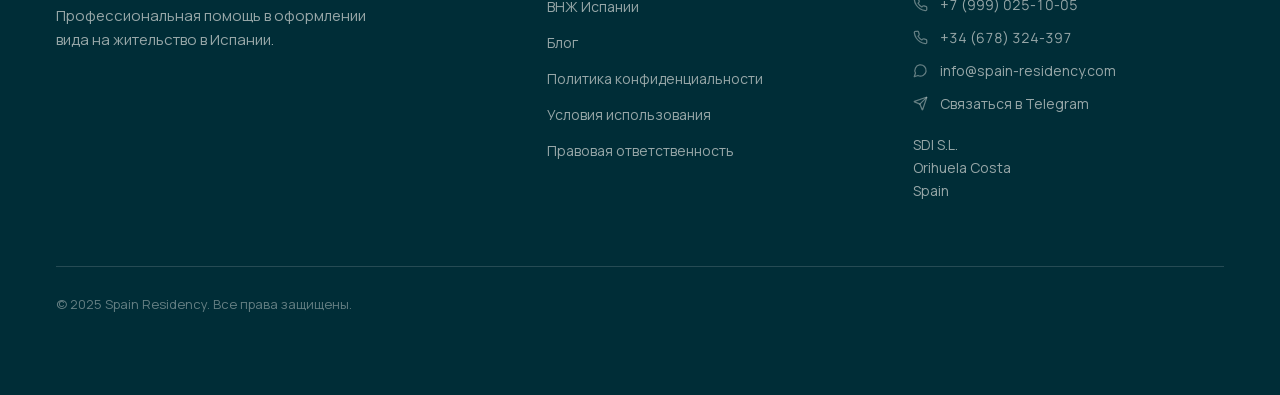
<file: blog/visa-dlya-tsifrovogo-kochevnika-2026/index.html>
<!DOCTYPE html><html lang="ru"><head><meta charSet="utf-8"/><meta name="viewport" content="width=device-width, initial-scale=1"/><link rel="preload" href="/_next/static/media/2a65768255d6b625-s.p.14by5b4al-y~f.woff2" as="font" crossorigin="" type="font/woff2"/><link rel="preload" href="/_next/static/media/65c558afe41e89d6-s.p.113htgw8u-emy.woff2" as="font" crossorigin="" type="font/woff2"/><link rel="preload" href="/_next/static/media/a343f882a40d2cc9-s.p.0kho-wj7-y-w1.woff2" as="font" crossorigin="" type="font/woff2"/><link rel="preload" href="/_next/static/media/d3fe2f289711ac3f-s.p.0i6ci0u~g4zml.woff2" as="font" crossorigin="" type="font/woff2"/><link rel="preload" as="image" href="/images/spain.jpg"/><link rel="stylesheet" href="/_next/static/chunks/0-cjsiod3ctgw.css" data-precedence="next"/><link rel="preload" as="script" fetchPriority="low" href="/_next/static/chunks/10uamwx-eibzk.js"/><script src="/_next/static/chunks/0x55qblhjhuf9.js" async=""></script><script src="/_next/static/chunks/0gkc92rez926_.js" async=""></script><script src="/_next/static/chunks/0k3g3vk-vcpit.js" async=""></script><script src="/_next/static/chunks/13ydbzavw.t5l.js" async=""></script><script src="/_next/static/chunks/turbopack-05rvbj143hno1.js" async=""></script><script src="/_next/static/chunks/1322s96iy7ay7.js" async=""></script><script src="/_next/static/chunks/0yfxm24y-daty.js" async=""></script><script src="/_next/static/chunks/0ap~a_axd-snj.js" async=""></script><script src="/_next/static/chunks/13axui8v_f_v3.js" async=""></script><script src="/_next/static/chunks/0ypta-7tt6g91.js" async=""></script><script src="/_next/static/chunks/0pvs_fla3rgel.js" async=""></script><meta name="next-size-adjust" content=""/><title>Виза цифрового кочевника в Испании: кому подходит и что нужно для подачи в 2026 году</title><meta name="description" content="Разбираем требования к удалённым работникам и фрилансерам — пороги дохода, список документов, сроки рассмотрения и подводные камни апостиля."/><meta name="author" content="SDI S.L."/><meta name="keywords" content="ВНЖ Испании,вид на жительство Испания,резиденция Испания,ВНЖ Испании паспорт,оформить ВНЖ Испания,ВНЖ Испании россиянам,ВНЖ Испании казахстанцам,SDI SL,испанское резидентство,TIE Испания"/><meta name="robots" content="index, follow"/><meta name="telegram:channel" content="@OlegMikhalchenko"/><link rel="canonical" href="https://spain-residency.com/blog/visa-dlya-tsifrovogo-kochevnika-2026/"/><meta property="og:title" content="Виза цифрового кочевника в Испании: кому подходит и что нужно для подачи в 2026 году | ВНЖ Испании"/><meta property="og:description" content="Разбираем требования к удалённым работникам и фрилансерам — пороги дохода, список документов, сроки рассмотрения и подводные камни апостиля."/><meta property="og:url" content="https://spain-residency.com/blog/visa-dlya-tsifrovogo-kochevnika-2026/"/><meta property="og:site_name" content="ВНЖ Испании — SDI S.L."/><meta property="og:locale" content="ru_RU"/><meta property="og:image" content="https://spain-residency.com/images/spain.jpg"/><meta property="og:image:width" content="1200"/><meta property="og:image:height" content="630"/><meta property="og:image:alt" content="Вид на испанский город сверху"/><meta property="og:type" content="article"/><meta property="article:published_time" content="2026-05-14"/><meta property="article:author" content="SDI S.L."/><meta property="article:tag" content="ВНЖ"/><meta name="twitter:card" content="summary_large_image"/><meta name="twitter:title" content="Виза цифрового кочевника в Испании: кому подходит и что нужно для подачи в 2026 году | ВНЖ Испании"/><meta name="twitter:description" content="Разбираем требования к удалённым работникам и фрилансерам — пороги дохода, список документов, сроки рассмотрения и подводные камни апостиля."/><meta name="twitter:image" content="https://spain-residency.com/images/spain.jpg"/><link rel="icon" href="/favicon.svg" type="image/svg+xml"/><script src="/_next/static/chunks/03~yq9q893hmn.js" noModule=""></script></head><body class="manrope_7f7f2741-module__GzzlXW__variable playfair_display_8ed949ef-module__Rckp8a__variable font-sans"><div hidden=""><!--$--><!--/$--></div><!--$?--><template id="B:0"></template><!--/$--><!--$!--><template data-dgst="BAILOUT_TO_CLIENT_SIDE_RENDERING"></template><!--/$--><!--$!--><template data-dgst="BAILOUT_TO_CLIENT_SIDE_RENDERING"></template><!--/$--><div class="min-h-screen bg-brand-cream"><header class="sticky top-0 z-40 border-b border-brand-ink/10 bg-brand-cream/85 backdrop-blur-md"><div class="container-editorial flex items-center justify-between gap-6 py-5"><a class="flex min-w-0 items-center gap-3" href="/"><img alt="" loading="lazy" width="30" height="30" decoding="async" data-nimg="1" class="shrink-0 object-contain" style="color:transparent" src="/favicon.svg"/><span class="hidden min-w-0 leading-tight sm:block"><span class="block truncate font-display text-lg font-bold tracking-tight text-brand-ink">Spain Residency</span><span class="block truncate text-[10px] uppercase tracking-[0.14em] text-brand-taupe lg:hidden xl:block">группа компаний Теплый Берег</span></span></a><nav class="hidden items-center gap-8 lg:flex"><a href="#services" class="text-[11px] font-medium uppercase tracking-[0.14em] text-brand-slate transition-colors hover:text-brand-ink">Информация</a><a href="#about" class="text-[11px] font-medium uppercase tracking-[0.14em] text-brand-slate transition-colors hover:text-brand-ink">О нас</a><a href="#testimonials" class="text-[11px] font-medium uppercase tracking-[0.14em] text-brand-slate transition-colors hover:text-brand-ink">Отзывы</a><a href="#process" class="text-[11px] font-medium uppercase tracking-[0.14em] text-brand-slate transition-colors hover:text-brand-ink">Процесс</a><a href="#documents" class="text-[11px] font-medium uppercase tracking-[0.14em] text-brand-slate transition-colors hover:text-brand-ink">Документы</a></nav><div class="flex flex-none items-center gap-5"><div class="hidden text-right xl:block"><a href="https://wa.me/79990251005" target="_blank" rel="noopener noreferrer" class="block text-[13px] tabular-nums text-brand-slate transition-colors hover:text-brand-ink">+7 999 025-10-05</a><a href="https://wa.me/34678324397" target="_blank" rel="noopener noreferrer" class="block text-[13px] tabular-nums text-brand-slate transition-colors hover:text-brand-ink">+34 678 324-397</a></div><div class="flex items-center gap-2"><a href="https://wa.me/34678324397" target="_blank" rel="noopener noreferrer" aria-label="Написать в WhatsApp" class="rounded-full border border-brand-ink/20 p-2 text-brand-ink transition-colors hover:border-brand-ink hover:bg-brand-ink hover:text-brand-cream"><svg xmlns="http://www.w3.org/2000/svg" width="16" height="16" viewBox="0 0 24 24" fill="none" stroke="currentColor" stroke-width="2" stroke-linecap="round" stroke-linejoin="round" class="lucide lucide-message-circle"><path d="M7.9 20A9 9 0 1 0 4 16.1L2 22Z"></path></svg></a><a target="_blank" rel="noopener noreferrer" aria-label="Написать в Telegram" class="rounded-full border border-brand-ink/20 p-2 text-brand-ink transition-colors hover:border-brand-ink hover:bg-brand-ink hover:text-brand-cream" href="https://t.me/OlegMikhalchenko"><svg xmlns="http://www.w3.org/2000/svg" width="16" height="16" viewBox="0 0 24 24" fill="none" stroke="currentColor" stroke-width="2" stroke-linecap="round" stroke-linejoin="round" class="lucide lucide-send"><path d="M14.536 21.686a.5.5 0 0 0 .937-.024l6.5-19a.496.496 0 0 0-.635-.635l-19 6.5a.5.5 0 0 0-.024.937l7.93 3.18a2 2 0 0 1 1.112 1.11z"></path><path d="m21.854 2.147-10.94 10.939"></path></svg></a></div><button class="btn-primary hidden px-6 py-3 md:inline-flex">Связаться</button></div></div></header><article><header class="container-editorial pt-14 md:pt-20"><div class="mx-auto w-full max-w-[68ch]"><a class="inline-flex items-center gap-2 text-[13px] uppercase tracking-[0.14em] text-brand-taupe transition-colors hover:text-brand-ink" href="/blog/"><svg xmlns="http://www.w3.org/2000/svg" width="24" height="24" viewBox="0 0 24 24" fill="none" stroke="currentColor" stroke-width="2" stroke-linecap="round" stroke-linejoin="round" class="lucide lucide-arrow-left h-3.5 w-3.5"><path d="m12 19-7-7 7-7"></path><path d="M19 12H5"></path></svg>Все статьи</a><div class="mt-8 flex flex-wrap items-center gap-x-5 gap-y-2 text-[13px] text-brand-taupe"><span class="text-[11px] uppercase tracking-[0.16em] text-brand-forest">ВНЖ</span><span class="inline-flex items-center gap-1.5"><svg xmlns="http://www.w3.org/2000/svg" width="24" height="24" viewBox="0 0 24 24" fill="none" stroke="currentColor" stroke-width="2" stroke-linecap="round" stroke-linejoin="round" class="lucide lucide-calendar h-3.5 w-3.5"><path d="M8 2v4"></path><path d="M16 2v4"></path><rect width="18" height="18" x="3" y="4" rx="2"></rect><path d="M3 10h18"></path></svg>14 мая 2026</span><span class="inline-flex items-center gap-1.5"><svg xmlns="http://www.w3.org/2000/svg" width="24" height="24" viewBox="0 0 24 24" fill="none" stroke="currentColor" stroke-width="2" stroke-linecap="round" stroke-linejoin="round" class="lucide lucide-clock h-3.5 w-3.5"><circle cx="12" cy="12" r="10"></circle><polyline points="12 6 12 12 16 14"></polyline></svg>9<!-- --> мин чтения</span></div><h1 class="mt-6 text-display-sm md:text-[3rem] md:leading-[1.05] lg:text-display-md">Виза цифрового кочевника в Испании: кому подходит и что нужно для подачи в 2026 году</h1><p class="mt-8 text-lg leading-relaxed text-brand-slate">Разбираем требования к удалённым работникам и фрилансерам — пороги дохода, список документов, сроки рассмотрения и подводные камни апостиля.</p></div></header><div class="container-editorial mt-12 md:mt-16"><div class="relative mx-auto aspect-[2/1] w-full max-w-4xl overflow-hidden rounded-sm bg-brand-sand"><img alt="Вид на испанский город сверху" decoding="async" data-nimg="fill" class="object-cover" style="position:absolute;height:100%;width:100%;left:0;top:0;right:0;bottom:0;color:transparent" src="/images/spain.jpg"/></div></div><div class="container-editorial py-16 md:py-24"><div class="mx-auto w-full max-w-[68ch]"><p class="mb-6 text-[17px] leading-[1.8] text-brand-slate md:text-[18px]">Виза цифрового кочевника (Visado para teletrabajadores) появилась в Испании в 2023 году вместе с законом Ley de Startups. За три года она стала самым простым и предсказуемым способом получить ВНЖ для специалиста, который работает из дома: программиста, дизайнера, маркетолога, консультанта, копирайтера.</p><p class="mb-6 text-[17px] leading-[1.8] text-brand-slate md:text-[18px]">Главное преимущество — её можно оформить, имея на руках только загранпаспорт и стандартный пакет документов от работодателя или клиентов. Не нужно открывать в Испании компанию, инвестировать в недвижимость или показывать диплом по востребованной специальности.</p><h2 class="mb-5 mt-16 text-[1.6rem] leading-[1.15] md:text-[1.875rem]">Кому подходит виза</h2><p class="mb-6 text-[17px] leading-[1.8] text-brand-slate md:text-[18px]">В законе прописаны три равноправных сценария. Заявитель может оформиться по любому из них — или по нескольким сразу, если так удобнее показать доход.</p><ul class="my-7 space-y-3 pl-5"><li class="list-disc text-[17px] leading-[1.75] text-brand-slate marker:text-brand-forest md:text-[18px]">Наёмный сотрудник иностранной компании, который работает удалённо по трудовому договору минимум три месяца.</li><li class="list-disc text-[17px] leading-[1.75] text-brand-slate marker:text-brand-forest md:text-[18px]">Фрилансер, который ведёт нескольких иностранных клиентов и получает от них оплату на свой счёт.</li><li class="list-disc text-[17px] leading-[1.75] text-brand-slate marker:text-brand-forest md:text-[18px]">Самозанятый специалист с собственной зарубежной компанией (ИП, ООО, LLC и так далее), если он сам её основатель.</li></ul><p class="mb-6 text-[17px] leading-[1.8] text-brand-slate md:text-[18px]">Главное ограничение — доля испанских клиентов в общей выручке не должна превышать 20%. Если вы работаете в основном на местный рынок, эта виза не подойдёт; для такого случая есть другие категории.</p><h2 class="mb-5 mt-16 text-[1.6rem] leading-[1.15] md:text-[1.875rem]">Финансовые требования</h2><p class="mb-6 text-[17px] leading-[1.8] text-brand-slate md:text-[18px]">Государство хочет убедиться, что вы сможете жить на свои средства и не претендуете на испанское пособие. Порог считается от IPREM — минимального уровня дохода, который Минтруд пересчитывает каждый год.</p><ul class="my-7 space-y-3 pl-5"><li class="list-disc text-[17px] leading-[1.75] text-brand-slate marker:text-brand-forest md:text-[18px]">Заявитель — не меньше 200% IPREM в месяц (около 2 762 € в 2026 году).</li><li class="list-disc text-[17px] leading-[1.75] text-brand-slate marker:text-brand-forest md:text-[18px]">Супруг или партнёр — плюс 75% IPREM (около 1 036 €).</li><li class="list-disc text-[17px] leading-[1.75] text-brand-slate marker:text-brand-forest md:text-[18px]">Каждый ребёнок — плюс 25% IPREM (около 345 €).</li></ul><blockquote class="my-12 border-l-2 border-brand-forest py-1 pl-6 md:pl-8"><p class="font-display text-[1.375rem] leading-[1.45] text-brand-ink md:text-[1.5rem]">На практике, если вы хотите подать заявку всей семьёй из четырёх человек, ваш стабильный ежемесячный доход должен быть не ниже 4 500 €. Доказывать его лучше выписками за последние 6 месяцев и трудовым контрактом.</p><footer class="mt-4 text-[13px] uppercase tracking-[0.14em] text-brand-taupe">— <!-- -->Олег Михальченко, SDI S.L.</footer></blockquote><h2 class="mb-5 mt-16 text-[1.6rem] leading-[1.15] md:text-[1.875rem]">Документы, которые понадобятся</h2><p class="mb-6 text-[17px] leading-[1.8] text-brand-slate md:text-[18px]">Список выглядит большим, но половина пунктов оформляется в один день в России или Казахстане. Самое долгое — апостиль и нотариальный перевод.</p><ol class="my-7 list-decimal space-y-3 pl-5 marker:font-display marker:text-brand-forest"><li class="pl-1 text-[17px] leading-[1.75] text-brand-slate md:text-[18px]">Загранпаспорт со сроком действия минимум год после планируемой даты въезда.</li><li class="pl-1 text-[17px] leading-[1.75] text-brand-slate md:text-[18px]">Справка о несудимости из всех стран, где вы жили последние пять лет, с апостилем.</li><li class="pl-1 text-[17px] leading-[1.75] text-brand-slate md:text-[18px]">Диплом о высшем образовании или подтверждение трёх лет профильного опыта.</li><li class="pl-1 text-[17px] leading-[1.75] text-brand-slate md:text-[18px]">Трудовой договор или подтверждение клиентов (для фрилансера).</li><li class="pl-1 text-[17px] leading-[1.75] text-brand-slate md:text-[18px]">Выписки с банковских счетов за последние шесть месяцев.</li><li class="pl-1 text-[17px] leading-[1.75] text-brand-slate md:text-[18px]">Медицинская страховка с полным покрытием на территории Испании.</li></ol><figure class="my-12"><div class="relative aspect-[3/2] w-full overflow-hidden rounded-sm bg-brand-sand"><img alt="Загранпаспорт и документы для подачи" loading="lazy" decoding="async" data-nimg="fill" class="object-cover" style="position:absolute;height:100%;width:100%;left:0;top:0;right:0;bottom:0;color:transparent" src="/images/passport.jpg"/></div><figcaption class="mt-3 text-center text-[13px] text-brand-taupe">Подавать документы можно в консульстве по месту жительства или уже в Испании, если вы въехали по туристической визе.</figcaption></figure><h2 class="mb-5 mt-16 text-[1.6rem] leading-[1.15] md:text-[1.875rem]">Где подавать</h2><p class="mb-6 text-[17px] leading-[1.8] text-brand-slate md:text-[18px]">Заявку можно подать двумя способами. Первый — через консульство Испании в стране проживания. Второй — лично в Испании, въехав по шенгену или безвизу. Второй вариант быстрее: решение приходит за 20 рабочих дней, тогда как консульство рассматривает заявление до двух месяцев.</p><p class="mb-6 text-[17px] leading-[1.8] text-brand-slate md:text-[18px]">Если вы выбираете подачу в Испании, имеет смысл сразу планировать поездку с запасом — на оформление NIE, открытие банковского счёта и аренду жилья, которое потребуется для регистрации в местной мэрии (empadronamiento).</p><h2 class="mb-5 mt-16 text-[1.6rem] leading-[1.15] md:text-[1.875rem]">Сколько действует виза и что дальше</h2><p class="mb-6 text-[17px] leading-[1.8] text-brand-slate md:text-[18px]">Первоначальное разрешение выдают на три года, потом продлевают ещё на два. Через пять лет проживания вы получаете право на постоянное резидентство, а через десять — на испанское гражданство (для россиян и казахстанцев — с сохранением исходного, через двойное соглашение).</p><p class="mb-6 text-[17px] leading-[1.8] text-brand-slate md:text-[18px]">Виза цифрового кочевника совместима со специальным налоговым режимом Beckham Law: можно платить плоский налог 24% с доходов от работы вместо прогрессивной шкалы до 47%. Об этом мы подробно рассказываем в отдельном материале.</p><div class="mt-20 flex flex-wrap items-center justify-between gap-4 border-t border-brand-ink/10 pt-8"><a class="inline-flex items-center gap-2 text-[13px] uppercase tracking-[0.14em] text-brand-taupe transition-colors hover:text-brand-ink" href="/blog/"><svg xmlns="http://www.w3.org/2000/svg" width="24" height="24" viewBox="0 0 24 24" fill="none" stroke="currentColor" stroke-width="2" stroke-linecap="round" stroke-linejoin="round" class="lucide lucide-arrow-left h-3.5 w-3.5"><path d="m12 19-7-7 7-7"></path><path d="M19 12H5"></path></svg>Все статьи</a><button class="link-underline text-[13px] uppercase tracking-[0.14em] text-brand-ink">Получить консультацию →</button></div></div></div></article><section class="border-y border-brand-ink/10 bg-brand-sand"><div class="container-editorial py-20 md:py-24"><div class="md:flex md:items-end md:justify-between md:gap-12"><div class="mb-10 max-w-measure md:mb-0"><p class="eyebrow mb-8">Консультация</p><h2 class="text-display-sm md:text-[2.25rem] md:leading-[1.1]">Обсудим ваш случай лично</h2><p class="mt-5 text-[15px] leading-relaxed text-brand-slate">Бесплатная консультация — 20 минут, без обязательств.</p></div><button class="btn-primary shrink-0">Оставить заявку</button></div></div></section><section class="container-editorial py-20 md:py-28"><p class="eyebrow mb-8">Читать дальше</p><h2 class="mb-14 text-display-sm md:text-[2.75rem] md:leading-[1.06]">Похожие статьи</h2><div class="grid gap-12 md:grid-cols-2 md:gap-16"><a class="group block" href="/blog/dokumenty-na-vnzh-ispanii-2026/"><div class="relative aspect-[2/1] w-full overflow-hidden rounded-sm bg-brand-sand"><img alt="Документы для оформления вида на жительство" loading="lazy" decoding="async" data-nimg="fill" class="object-cover transition-transform duration-500 group-hover:scale-[1.02]" style="position:absolute;height:100%;width:100%;left:0;top:0;right:0;bottom:0;color:transparent" src="/images/passport.jpg"/></div><div class="mt-5 flex flex-wrap items-center gap-x-4 gap-y-1 text-[13px] text-brand-taupe"><span class="text-[11px] uppercase tracking-[0.16em] text-brand-forest">Документы</span><span>22 апреля 2026</span></div><h3 class="mt-3 text-xl leading-snug transition-colors group-hover:text-brand-inkDeep md:text-[1.375rem]">Полный список документов на ВНЖ Испании в 2026 году</h3><span class="mt-4 inline-flex items-center gap-2 text-[13px] uppercase tracking-[0.14em] text-brand-ink transition-all group-hover:gap-3">Читать<svg xmlns="http://www.w3.org/2000/svg" width="24" height="24" viewBox="0 0 24 24" fill="none" stroke="currentColor" stroke-width="2" stroke-linecap="round" stroke-linejoin="round" class="lucide lucide-arrow-right h-3.5 w-3.5"><path d="M5 12h14"></path><path d="m12 5 7 7-7 7"></path></svg></span></a><a class="group block" href="/blog/rezhim-bekhema-nalogi-dlya-novyh-rezidentov/"><div class="relative aspect-[2/1] w-full overflow-hidden rounded-sm bg-brand-sand"><img alt="Налоговая декларация и калькулятор" loading="lazy" decoding="async" data-nimg="fill" class="object-cover transition-transform duration-500 group-hover:scale-[1.02]" style="position:absolute;height:100%;width:100%;left:0;top:0;right:0;bottom:0;color:transparent" src="/images/banner.jpg"/></div><div class="mt-5 flex flex-wrap items-center gap-x-4 gap-y-1 text-[13px] text-brand-taupe"><span class="text-[11px] uppercase tracking-[0.16em] text-brand-forest">Налоги</span><span>8 марта 2026</span></div><h3 class="mt-3 text-xl leading-snug transition-colors group-hover:text-brand-inkDeep md:text-[1.375rem]">Режим Бекхэма: как новый резидент Испании платит налог 24% вместо 47%</h3><span class="mt-4 inline-flex items-center gap-2 text-[13px] uppercase tracking-[0.14em] text-brand-ink transition-all group-hover:gap-3">Читать<svg xmlns="http://www.w3.org/2000/svg" width="24" height="24" viewBox="0 0 24 24" fill="none" stroke="currentColor" stroke-width="2" stroke-linecap="round" stroke-linejoin="round" class="lucide lucide-arrow-right h-3.5 w-3.5"><path d="M5 12h14"></path><path d="m12 5 7 7-7 7"></path></svg></span></a></div></section><footer class="bg-brand-ink text-brand-cream" id="contacts"><div class="container-editorial py-20"><div class="grid gap-14 md:grid-cols-[1.4fr_1fr_1fr]"><div><div class="mb-5 flex items-center gap-3"><img alt="" loading="lazy" width="30" height="30" decoding="async" data-nimg="1" class="object-contain" style="color:transparent" src="/favicon.svg"/><span class="font-display text-lg font-bold text-brand-cream">Spain Residency</span></div><p class="max-w-xs text-[15px] leading-relaxed text-brand-cream/60">Профессиональная помощь в оформлении вида на жительство в Испании.</p></div><div><h3 class="eyebrow-plain mb-6 text-brand-cream/40">Информация</h3><ul class="space-y-3"><li><a href="#services" class="text-[14px] text-brand-cream/60 transition-colors hover:text-brand-cream">ВНЖ Испании</a></li><li><a class="text-[14px] text-brand-cream/60 transition-colors hover:text-brand-cream" href="/blog/">Блог</a></li><li><a href="/privacy" class="text-[14px] text-brand-cream/60 transition-colors hover:text-brand-cream">Политика конфиденциальности</a></li><li><a href="/conditions" class="text-[14px] text-brand-cream/60 transition-colors hover:text-brand-cream">Условия использования</a></li><li><a href="/legal-information" class="text-[14px] text-brand-cream/60 transition-colors hover:text-brand-cream">Правовая ответственность</a></li></ul></div><div><h3 class="eyebrow-plain mb-6 text-brand-cream/40">Контакты</h3><ul class="space-y-3 text-[14px] text-brand-cream/60"><li class="flex items-center gap-3"><svg xmlns="http://www.w3.org/2000/svg" width="15" height="15" viewBox="0 0 24 24" fill="none" stroke="currentColor" stroke-width="2" stroke-linecap="round" stroke-linejoin="round" class="lucide lucide-phone flex-none text-brand-cream/40"><path d="M22 16.92v3a2 2 0 0 1-2.18 2 19.79 19.79 0 0 1-8.63-3.07 19.5 19.5 0 0 1-6-6 19.79 19.79 0 0 1-3.07-8.67A2 2 0 0 1 4.11 2h3a2 2 0 0 1 2 1.72 12.84 12.84 0 0 0 .7 2.81 2 2 0 0 1-.45 2.11L8.09 9.91a16 16 0 0 0 6 6l1.27-1.27a2 2 0 0 1 2.11-.45 12.84 12.84 0 0 0 2.81.7A2 2 0 0 1 22 16.92z"></path></svg><span class="tabular-nums">+7 (999) 025-10-05</span></li><li class="flex items-center gap-3"><svg xmlns="http://www.w3.org/2000/svg" width="15" height="15" viewBox="0 0 24 24" fill="none" stroke="currentColor" stroke-width="2" stroke-linecap="round" stroke-linejoin="round" class="lucide lucide-phone flex-none text-brand-cream/40"><path d="M22 16.92v3a2 2 0 0 1-2.18 2 19.79 19.79 0 0 1-8.63-3.07 19.5 19.5 0 0 1-6-6 19.79 19.79 0 0 1-3.07-8.67A2 2 0 0 1 4.11 2h3a2 2 0 0 1 2 1.72 12.84 12.84 0 0 0 .7 2.81 2 2 0 0 1-.45 2.11L8.09 9.91a16 16 0 0 0 6 6l1.27-1.27a2 2 0 0 1 2.11-.45 12.84 12.84 0 0 0 2.81.7A2 2 0 0 1 22 16.92z"></path></svg><span class="tabular-nums">+34 (678) 324-397</span></li><li class="flex items-center gap-3"><svg xmlns="http://www.w3.org/2000/svg" width="15" height="15" viewBox="0 0 24 24" fill="none" stroke="currentColor" stroke-width="2" stroke-linecap="round" stroke-linejoin="round" class="lucide lucide-message-circle flex-none text-brand-cream/40"><path d="M7.9 20A9 9 0 1 0 4 16.1L2 22Z"></path></svg><span>info@spain-residency.com</span></li><li class="flex items-center gap-3"><svg xmlns="http://www.w3.org/2000/svg" width="15" height="15" viewBox="0 0 24 24" fill="none" stroke="currentColor" stroke-width="2" stroke-linecap="round" stroke-linejoin="round" class="lucide lucide-send flex-none text-brand-cream/40"><path d="M14.536 21.686a.5.5 0 0 0 .937-.024l6.5-19a.496.496 0 0 0-.635-.635l-19 6.5a.5.5 0 0 0-.024.937l7.93 3.18a2 2 0 0 1 1.112 1.11z"></path><path d="m21.854 2.147-10.94 10.939"></path></svg><a target="_blank" rel="noopener noreferrer" class="text-[14px] text-brand-cream/60 transition-colors hover:text-brand-cream" href="https://t.me/OlegMikhalchenko">Связаться в Telegram</a></li><li class="pt-2 leading-relaxed"><address class="not-italic">SDI S.L.</address><address class="not-italic">Orihuela Costa</address><address class="not-italic">Spain</address></li></ul></div></div><div class="mt-16 border-t border-brand-cream/15 pt-7 text-[13px] text-brand-cream/40">© 2025 Spain Residency. Все права защищены.</div></div></footer></div><!--$--><!--/$--><script type="application/ld+json">{"@context":"https://schema.org","@type":"Organization","name":"SDI S.L.","alternateName":"ВНЖ Испании","url":"https://spain-residency.com","logo":"https://spain-residency.com/favicon.svg","image":"https://spain-residency.com/images/banner.jpg","email":"info@spain-residency.com","telephone":"+34678324397","sameAs":["https://t.me/OlegMikhalchenko"]}</script><script type="application/ld+json">{"@context":"https://schema.org","@type":"LegalService","name":"SDI S.L. — ВНЖ Испании","description":"Оформление вида на жительство в Испании за 20 рабочих дней. Нужен только паспорт.","url":"https://spain-residency.com","telephone":"+34678324397","email":"info@spain-residency.com","address":{"@type":"PostalAddress","addressCountry":"ES","addressLocality":"España"},"areaServed":["RU","KZ","ES"],"inLanguage":"ru","contactPoint":[{"@type":"ContactPoint","telephone":"+34678324397","contactType":"customer service","availableLanguage":["Russian"]}],"sameAs":["https://t.me/OlegMikhalchenko"]}</script><script>requestAnimationFrame(function(){$RT=performance.now()});</script><script src="/_next/static/chunks/10uamwx-eibzk.js" id="_R_" async=""></script><div hidden id="S:0"><script>(self.__next_s=self.__next_s||[]).push([0,{"children":"\n            (function(m,e,t,r,i,k,a){m[i]=m[i]||function(){(m[i].a=m[i].a||[]).push(arguments)};\n            m[i].l=1*new Date();\n            for (var j = 0; j < document.scripts.length; j++) {if (document.scripts[j].src === r) { return; }}\n            k=e.createElement(t),a=e.getElementsByTagName(t)[0],k.async=1,k.src=r,a.parentNode.insertBefore(k,a)})\n            (window, document, \"script\", \"https://mc.yandex.ru/metrika/tag.js\", \"ym\");\n \n            ym(101273049, \"init\", {\n                 clickmap:true,\n                 trackLinks:true,\n                 accurateTrackBounce:true,\n                 webvisor:true\n            });\n          ","id":"yandex-metrika"}])</script><noscript><div><img src="https://mc.yandex.ru/watch/101273049" style="position:absolute;left:-9999px" alt=""/></div></noscript></div><script>$RB=[];$RV=function(a){$RT=performance.now();for(var b=0;b<a.length;b+=2){var c=a[b],e=a[b+1];null!==e.parentNode&&e.parentNode.removeChild(e);var f=c.parentNode;if(f){var g=c.previousSibling,h=0;do{if(c&&8===c.nodeType){var d=c.data;if("/$"===d||"/&"===d)if(0===h)break;else h--;else"$"!==d&&"$?"!==d&&"$~"!==d&&"$!"!==d&&"&"!==d||h++}d=c.nextSibling;f.removeChild(c);c=d}while(c);for(;e.firstChild;)f.insertBefore(e.firstChild,c);g.data="$";g._reactRetry&&requestAnimationFrame(g._reactRetry)}}a.length=0};
$RC=function(a,b){if(b=document.getElementById(b))(a=document.getElementById(a))?(a.previousSibling.data="$~",$RB.push(a,b),2===$RB.length&&("number"!==typeof $RT?requestAnimationFrame($RV.bind(null,$RB)):(a=performance.now(),setTimeout($RV.bind(null,$RB),2300>a&&2E3<a?2300-a:$RT+300-a)))):b.parentNode.removeChild(b)};$RC("B:0","S:0")</script><script>(self.__next_f=self.__next_f||[]).push([0])</script><script>self.__next_f.push([1,"1:\"$Sreact.fragment\"\n2:\"$Sreact.suspense\"\n3:I[31612,[\"/_next/static/chunks/1322s96iy7ay7.js\"],\"default\"]\n4:I[33950,[\"/_next/static/chunks/1322s96iy7ay7.js\"],\"default\"]\n5:I[6103,[\"/_next/static/chunks/1322s96iy7ay7.js\"],\"default\"]\n6:I[67145,[\"/_next/static/chunks/0yfxm24y-daty.js\",\"/_next/static/chunks/0ap~a_axd-snj.js\"],\"default\"]\n7:I[11225,[\"/_next/static/chunks/0yfxm24y-daty.js\",\"/_next/static/chunks/0ap~a_axd-snj.js\"],\"default\"]\na:I[78095,[\"/_next/static/chunks/0yfxm24y-daty.js\",\"/_next/static/chunks/0ap~a_axd-snj.js\"],\"ClientPageRoot\"]\nb:I[55996,[\"/_next/static/chunks/1322s96iy7ay7.js\",\"/_next/static/chunks/13axui8v_f_v3.js\",\"/_next/static/chunks/0ypta-7tt6g91.js\",\"/_next/static/chunks/0pvs_fla3rgel.js\"],\"default\"]\ne:I[28174,[\"/_next/static/chunks/0yfxm24y-daty.js\",\"/_next/static/chunks/0ap~a_axd-snj.js\"],\"OutletBoundary\"]\n10:I[28174,[\"/_next/static/chunks/0yfxm24y-daty.js\",\"/_next/static/chunks/0ap~a_axd-snj.js\"],\"ViewportBoundary\"]\n12:I[28174,[\"/_next/static/chunks/0yfxm24y-daty.js\",\"/_next/static/chunks/0ap~a_axd-snj.js\"],\"MetadataBoundary\"]\n14:I[47183,[\"/_next/static/chunks/1322s96iy7ay7.js\"],\"default\",1]\n:HL[\"/_next/static/chunks/0-cjsiod3ctgw.css\",\"style\"]\n:HL[\"/_next/static/media/2a65768255d6b625-s.p.14by5b4al-y~f.woff2\",\"font\",{\"crossOrigin\":\"\",\"type\":\"font/woff2\"}]\n:HL[\"/_next/static/media/65c558afe41e89d6-s.p.113htgw8u-emy.woff2\",\"font\",{\"crossOrigin\":\"\",\"type\":\"font/woff2\"}]\n:HL[\"/_next/static/media/a343f882a40d2cc9-s.p.0kho-wj7-y-w1.woff2\",\"font\",{\"crossOrigin\":\"\",\"type\":\"font/woff2\"}]\n:HL[\"/_next/static/media/d3fe2f289711ac3f-s.p.0i6ci0u~g4zml.woff2\",\"font\",{\"crossOrigin\":\"\",\"type\":\"font/woff2\"}]\n"])</script><script>self.__next_f.push([1,"0:{\"P\":null,\"c\":[\"\",\"blog\",\"visa-dlya-tsifrovogo-kochevnika-2026\",\"\"],\"q\":\"\",\"i\":false,\"f\":[[[\"\",{\"children\":[\"blog\",{\"children\":[[\"slug\",\"visa-dlya-tsifrovogo-kochevnika-2026\",\"d\",null],{\"children\":[\"__PAGE__\",{}]}]}]},\"$undefined\",\"$undefined\",16],[[\"$\",\"$1\",\"c\",{\"children\":[[[\"$\",\"link\",\"0\",{\"rel\":\"stylesheet\",\"href\":\"/_next/static/chunks/0-cjsiod3ctgw.css\",\"precedence\":\"next\",\"crossOrigin\":\"$undefined\",\"nonce\":\"$undefined\"}],[\"$\",\"script\",\"script-0\",{\"src\":\"/_next/static/chunks/1322s96iy7ay7.js\",\"async\":true,\"nonce\":\"$undefined\"}]],[\"$\",\"html\",null,{\"lang\":\"ru\",\"children\":[\"$\",\"body\",null,{\"className\":\"manrope_7f7f2741-module__GzzlXW__variable playfair_display_8ed949ef-module__Rckp8a__variable font-sans\",\"children\":[[\"$\",\"$2\",null,{\"children\":[\"$\",\"$L3\",null,{}]}],[\"$\",\"$2\",null,{\"children\":[\"$\",\"$L4\",null,{}]}],[\"$\",\"$2\",null,{\"children\":[\"$\",\"$L5\",null,{}]}],[\"$\",\"$L6\",null,{\"parallelRouterKey\":\"children\",\"error\":\"$undefined\",\"errorStyles\":\"$undefined\",\"errorScripts\":\"$undefined\",\"template\":[\"$\",\"$L7\",null,{}],\"templateStyles\":\"$undefined\",\"templateScripts\":\"$undefined\",\"notFound\":[\"$L8\",[]],\"forbidden\":\"$undefined\",\"unauthorized\":\"$undefined\"}],false,[\"$\",\"script\",null,{\"type\":\"application/ld+json\",\"dangerouslySetInnerHTML\":{\"__html\":\"{\\\"@context\\\":\\\"https://schema.org\\\",\\\"@type\\\":\\\"Organization\\\",\\\"name\\\":\\\"SDI S.L.\\\",\\\"alternateName\\\":\\\"ВНЖ Испании\\\",\\\"url\\\":\\\"https://spain-residency.com\\\",\\\"logo\\\":\\\"https://spain-residency.com/favicon.svg\\\",\\\"image\\\":\\\"https://spain-residency.com/images/banner.jpg\\\",\\\"email\\\":\\\"info@spain-residency.com\\\",\\\"telephone\\\":\\\"+34678324397\\\",\\\"sameAs\\\":[\\\"https://t.me/OlegMikhalchenko\\\"]}\"}}],[\"$\",\"script\",null,{\"type\":\"application/ld+json\",\"dangerouslySetInnerHTML\":{\"__html\":\"{\\\"@context\\\":\\\"https://schema.org\\\",\\\"@type\\\":\\\"LegalService\\\",\\\"name\\\":\\\"SDI S.L. — ВНЖ Испании\\\",\\\"description\\\":\\\"Оформление вида на жительство в Испании за 20 рабочих дней. Нужен только паспорт.\\\",\\\"url\\\":\\\"https://spain-residency.com\\\",\\\"telephone\\\":\\\"+34678324397\\\",\\\"email\\\":\\\"info@spain-residency.com\\\",\\\"address\\\":{\\\"@type\\\":\\\"PostalAddress\\\",\\\"addressCountry\\\":\\\"ES\\\",\\\"addressLocality\\\":\\\"España\\\"},\\\"areaServed\\\":[\\\"RU\\\",\\\"KZ\\\",\\\"ES\\\"],\\\"inLanguage\\\":\\\"ru\\\",\\\"contactPoint\\\":[{\\\"@type\\\":\\\"ContactPoint\\\",\\\"telephone\\\":\\\"+34678324397\\\",\\\"contactType\\\":\\\"customer service\\\",\\\"availableLanguage\\\":[\\\"Russian\\\"]}],\\\"sameAs\\\":[\\\"https://t.me/OlegMikhalchenko\\\"]}\"}}]]}]}]]}],{\"children\":[[\"$\",\"$1\",\"c\",{\"children\":[null,[\"$\",\"$L6\",null,{\"parallelRouterKey\":\"children\",\"error\":\"$undefined\",\"errorStyles\":\"$undefined\",\"errorScripts\":\"$undefined\",\"template\":[\"$\",\"$L7\",null,{}],\"templateStyles\":\"$undefined\",\"templateScripts\":\"$undefined\",\"notFound\":\"$undefined\",\"forbidden\":\"$undefined\",\"unauthorized\":\"$undefined\"}]]}],{\"children\":[[\"$\",\"$1\",\"c\",{\"children\":[null,\"$L9\"]}],{\"children\":[[\"$\",\"$1\",\"c\",{\"children\":[[\"$\",\"$La\",null,{\"Component\":\"$b\",\"serverProvidedParams\":{\"searchParams\":{},\"params\":{\"slug\":\"visa-dlya-tsifrovogo-kochevnika-2026\"},\"promises\":[\"$@c\",\"$@d\"]}}],[[\"$\",\"script\",\"script-0\",{\"src\":\"/_next/static/chunks/13axui8v_f_v3.js\",\"async\":true,\"nonce\":\"$undefined\"}],[\"$\",\"script\",\"script-1\",{\"src\":\"/_next/static/chunks/0ypta-7tt6g91.js\",\"async\":true,\"nonce\":\"$undefined\"}],[\"$\",\"script\",\"script-2\",{\"src\":\"/_next/static/chunks/0pvs_fla3rgel.js\",\"async\":true,\"nonce\":\"$undefined\"}]],[\"$\",\"$Le\",null,{\"children\":[\"$\",\"$2\",null,{\"name\":\"Next.MetadataOutlet\",\"children\":\"$@f\"}]}]]}],{},null,false,null]},null,false,null]},null,false,null]},null,false,null],[\"$\",\"$1\",\"h\",{\"children\":[null,[\"$\",\"$L10\",null,{\"children\":\"$L11\"}],[\"$\",\"div\",null,{\"hidden\":true,\"children\":[\"$\",\"$L12\",null,{\"children\":[\"$\",\"$2\",null,{\"name\":\"Next.Metadata\",\"children\":\"$L13\"}]}]}],[\"$\",\"meta\",null,{\"name\":\"next-size-adjust\",\"content\":\"\"}]]}],false]],\"m\":\"$undefined\",\"G\":[\"$14\",[[\"$\",\"link\",\"0\",{\"rel\":\"stylesheet\",\"href\":\"/_next/static/chunks/0-cjsiod3ctgw.css\",\"precedence\":\"next\",\"crossOrigin\":\"$undefined\",\"nonce\":\"$undefined\"}]]],\"S\":true,\"h\":null,\"s\":\"$undefined\",\"l\":\"$undefined\",\"p\":\"$undefined\",\"d\":\"$undefined\",\"b\":\"--SPp6kjlZjDHfe0EkBo8\"}\n"])</script><script>self.__next_f.push([1,"8:E{\"digest\":\"NEXT_REDIRECT;replace;/;307;\"}\n"])</script><script>self.__next_f.push([1,"c:{}\nd:\"$0:f:0:1:1:children:1:children:1:children:0:props:children:0:props:serverProvidedParams:params\"\n9:[\"$\",\"$L6\",null,{\"parallelRouterKey\":\"children\",\"error\":\"$undefined\",\"errorStyles\":\"$undefined\",\"errorScripts\":\"$undefined\",\"template\":[\"$\",\"$L7\",null,{}],\"templateStyles\":\"$undefined\",\"templateScripts\":\"$undefined\",\"notFound\":\"$undefined\",\"forbidden\":\"$undefined\",\"unauthorized\":\"$undefined\"}]\n"])</script><script>self.__next_f.push([1,"11:[[\"$\",\"meta\",\"0\",{\"charSet\":\"utf-8\"}],[\"$\",\"meta\",\"1\",{\"name\":\"viewport\",\"content\":\"width=device-width, initial-scale=1\"}]]\n"])</script><script>self.__next_f.push([1,"15:I[36864,[\"/_next/static/chunks/0yfxm24y-daty.js\",\"/_next/static/chunks/0ap~a_axd-snj.js\"],\"IconMark\"]\nf:null\n"])</script><script>self.__next_f.push([1,"13:[[\"$\",\"title\",\"0\",{\"children\":\"Виза цифрового кочевника в Испании: кому подходит и что нужно для подачи в 2026 году\"}],[\"$\",\"meta\",\"1\",{\"name\":\"description\",\"content\":\"Разбираем требования к удалённым работникам и фрилансерам — пороги дохода, список документов, сроки рассмотрения и подводные камни апостиля.\"}],[\"$\",\"meta\",\"2\",{\"name\":\"author\",\"content\":\"SDI S.L.\"}],[\"$\",\"meta\",\"3\",{\"name\":\"keywords\",\"content\":\"ВНЖ Испании,вид на жительство Испания,резиденция Испания,ВНЖ Испании паспорт,оформить ВНЖ Испания,ВНЖ Испании россиянам,ВНЖ Испании казахстанцам,SDI SL,испанское резидентство,TIE Испания\"}],[\"$\",\"meta\",\"4\",{\"name\":\"robots\",\"content\":\"index, follow\"}],[\"$\",\"meta\",\"5\",{\"name\":\"telegram:channel\",\"content\":\"@OlegMikhalchenko\"}],[\"$\",\"link\",\"6\",{\"rel\":\"canonical\",\"href\":\"https://spain-residency.com/blog/visa-dlya-tsifrovogo-kochevnika-2026/\"}],[\"$\",\"meta\",\"7\",{\"property\":\"og:title\",\"content\":\"Виза цифрового кочевника в Испании: кому подходит и что нужно для подачи в 2026 году | ВНЖ Испании\"}],[\"$\",\"meta\",\"8\",{\"property\":\"og:description\",\"content\":\"Разбираем требования к удалённым работникам и фрилансерам — пороги дохода, список документов, сроки рассмотрения и подводные камни апостиля.\"}],[\"$\",\"meta\",\"9\",{\"property\":\"og:url\",\"content\":\"https://spain-residency.com/blog/visa-dlya-tsifrovogo-kochevnika-2026/\"}],[\"$\",\"meta\",\"10\",{\"property\":\"og:site_name\",\"content\":\"ВНЖ Испании — SDI S.L.\"}],[\"$\",\"meta\",\"11\",{\"property\":\"og:locale\",\"content\":\"ru_RU\"}],[\"$\",\"meta\",\"12\",{\"property\":\"og:image\",\"content\":\"https://spain-residency.com/images/spain.jpg\"}],[\"$\",\"meta\",\"13\",{\"property\":\"og:image:width\",\"content\":\"1200\"}],[\"$\",\"meta\",\"14\",{\"property\":\"og:image:height\",\"content\":\"630\"}],[\"$\",\"meta\",\"15\",{\"property\":\"og:image:alt\",\"content\":\"Вид на испанский город сверху\"}],[\"$\",\"meta\",\"16\",{\"property\":\"og:type\",\"content\":\"article\"}],[\"$\",\"meta\",\"17\",{\"property\":\"article:published_time\",\"content\":\"2026-05-14\"}],[\"$\",\"meta\",\"18\",{\"property\":\"article:author\",\"content\":\"SDI S.L.\"}],[\"$\",\"meta\",\"19\",{\"property\":\"article:tag\",\"content\":\"ВНЖ\"}],[\"$\",\"meta\",\"20\",{\"name\":\"twitter:card\",\"content\":\"summary_large_image\"}],[\"$\",\"meta\",\"21\",{\"name\":\"twitter:title\",\"content\":\"Виза цифрового кочевника в Испании: кому подходит и что нужно для подачи в 2026 году | ВНЖ Испании\"}],[\"$\",\"meta\",\"22\",{\"name\":\"twitter:description\",\"content\":\"Разбираем требования к удалённым работникам и фрилансерам — пороги дохода, список документов, сроки рассмотрения и подводные камни апостиля.\"}],[\"$\",\"meta\",\"23\",{\"name\":\"twitter:image\",\"content\":\"https://spain-residency.com/images/spain.jpg\"}],[\"$\",\"link\",\"24\",{\"rel\":\"icon\",\"href\":\"/favicon.svg\",\"type\":\"image/svg+xml\"}],[\"$\",\"$L15\",\"25\",{}]]\n"])</script></body></html>
</file>
<file: _next/static/chunks/0-cjsiod3ctgw.css>
*,:before,:after,::backdrop{--tw-border-spacing-x:0;--tw-border-spacing-y:0;--tw-translate-x:0;--tw-translate-y:0;--tw-rotate:0;--tw-skew-x:0;--tw-skew-y:0;--tw-scale-x:1;--tw-scale-y:1;--tw-pan-x: ;--tw-pan-y: ;--tw-pinch-zoom: ;--tw-scroll-snap-strictness:proximity;--tw-gradient-from-position: ;--tw-gradient-via-position: ;--tw-gradient-to-position: ;--tw-ordinal: ;--tw-slashed-zero: ;--tw-numeric-figure: ;--tw-numeric-spacing: ;--tw-numeric-fraction: ;--tw-ring-inset: ;--tw-ring-offset-width:0px;--tw-ring-offset-color:#fff;--tw-ring-color:#3b82f680;--tw-ring-offset-shadow:0 0 #0000;--tw-ring-shadow:0 0 #0000;--tw-shadow:0 0 #0000;--tw-shadow-colored:0 0 #0000;--tw-blur: ;--tw-brightness: ;--tw-contrast: ;--tw-grayscale: ;--tw-hue-rotate: ;--tw-invert: ;--tw-saturate: ;--tw-sepia: ;--tw-drop-shadow: ;--tw-backdrop-blur: ;--tw-backdrop-brightness: ;--tw-backdrop-contrast: ;--tw-backdrop-grayscale: ;--tw-backdrop-hue-rotate: ;--tw-backdrop-invert: ;--tw-backdrop-opacity: ;--tw-backdrop-saturate: ;--tw-backdrop-sepia: ;--tw-contain-size: ;--tw-contain-layout: ;--tw-contain-paint: ;--tw-contain-style: }*,:before,:after{box-sizing:border-box;border:0 solid #e5e7eb}:before,:after{--tw-content:""}html,:host{-webkit-text-size-adjust:100%;tab-size:4;line-height:1.5;font-family:var(--font-sans), ui-sans-serif, system-ui, sans-serif;font-feature-settings:normal;font-variation-settings:normal;-webkit-tap-highlight-color:transparent}body{line-height:inherit;margin:0}hr{height:0;color:inherit;border-top-width:1px}abbr:where([title]){-webkit-text-decoration:underline dotted;text-decoration:underline dotted}h1,h2,h3,h4,h5,h6{font-size:inherit;font-weight:inherit}a{color:inherit;-webkit-text-decoration:inherit;text-decoration:inherit}b,strong{font-weight:bolder}code,kbd,samp,pre{font-feature-settings:normal;font-variation-settings:normal;font-family:ui-monospace,SFMono-Regular,Menlo,Monaco,Consolas,Liberation Mono,Courier New,monospace;font-size:1em}small{font-size:80%}sub,sup{vertical-align:baseline;font-size:75%;line-height:0;position:relative}sub{bottom:-.25em}sup{top:-.5em}table{text-indent:0;border-color:inherit;border-collapse:collapse}button,input,optgroup,select,textarea{font-feature-settings:inherit;font-variation-settings:inherit;font-family:inherit;font-size:100%;font-weight:inherit;line-height:inherit;letter-spacing:inherit;color:inherit;margin:0;padding:0}button,select{text-transform:none}button,input:where([type=button]),input:where([type=reset]),input:where([type=submit]){-webkit-appearance:button;background-color:#0000;background-image:none}:-moz-focusring{outline:auto}:-moz-ui-invalid{box-shadow:none}progress{vertical-align:baseline}::-webkit-inner-spin-button{height:auto}::-webkit-outer-spin-button{height:auto}[type=search]{-webkit-appearance:textfield;outline-offset:-2px}::-webkit-search-decoration{-webkit-appearance:none}::-webkit-file-upload-button{-webkit-appearance:button;font:inherit}summary{display:list-item}blockquote,dl,dd,h1,h2,h3,h4,h5,h6,hr,figure,p,pre{margin:0}fieldset{margin:0;padding:0}legend{padding:0}ol,ul,menu{margin:0;padding:0;list-style:none}dialog{padding:0}textarea{resize:vertical}input::placeholder,textarea::placeholder{opacity:1;color:#9ca3af}button,[role=button]{cursor:pointer}:disabled{cursor:default}img,svg,video,canvas,audio,iframe,embed,object{vertical-align:middle;display:block}img,video{max-width:100%;height:auto}[hidden]:where(:not([hidden=until-found])){display:none}:root{--background:43 47% 97%;--foreground:60 6% 10%;--card:0 0% 100%;--card-foreground:60 6% 10%;--popover:0 0% 100%;--popover-foreground:60 6% 10%;--primary:191 100% 11%;--primary-foreground:43 47% 97%;--secondary:40 38% 94%;--secondary-foreground:191 100% 11%;--muted:40 38% 94%;--muted-foreground:193 6% 27%;--accent:113 40% 25%;--accent-foreground:43 47% 97%;--destructive:0 62% 42%;--destructive-foreground:43 47% 97%;--border:40 20% 88%;--input:40 20% 88%;--ring:191 100% 11%;--chart-1:191 100% 11%;--chart-2:113 40% 25%;--chart-3:31 17% 36%;--chart-4:193 6% 27%;--chart-5:40 38% 78%;--radius:.125rem;--sidebar-background:40 38% 94%;--sidebar-foreground:193 6% 27%;--sidebar-primary:191 100% 11%;--sidebar-primary-foreground:43 47% 97%;--sidebar-accent:43 47% 97%;--sidebar-accent-foreground:191 100% 11%;--sidebar-border:40 20% 88%;--sidebar-ring:191 100% 11%}.dark{--background:193 100% 6%;--foreground:43 47% 97%;--card:191 100% 11%;--card-foreground:43 47% 97%;--popover:191 100% 11%;--popover-foreground:43 47% 97%;--primary:43 47% 97%;--primary-foreground:191 100% 11%;--secondary:191 60% 16%;--secondary-foreground:43 47% 97%;--muted:191 60% 16%;--muted-foreground:40 15% 72%;--accent:113 34% 45%;--accent-foreground:193 100% 6%;--destructive:0 62% 45%;--destructive-foreground:43 47% 97%;--border:191 40% 20%;--input:191 40% 20%;--ring:40 15% 72%;--chart-1:40 38% 78%;--chart-2:113 34% 45%;--chart-3:31 25% 60%;--chart-4:193 20% 65%;--chart-5:191 40% 35%;--sidebar-background:191 100% 11%;--sidebar-foreground:43 47% 97%;--sidebar-primary:43 47% 97%;--sidebar-primary-foreground:191 100% 11%;--sidebar-accent:191 60% 16%;--sidebar-accent-foreground:43 47% 97%;--sidebar-border:191 40% 20%;--sidebar-ring:40 15% 72%}*{border-color:hsl(var(--border))}body{background-color:hsl(var(--background));color:hsl(var(--foreground));-webkit-font-smoothing:antialiased;-moz-osx-font-smoothing:grayscale;font-feature-settings:"kern" 1, "liga" 1}h1,h2,h3{font-family:var(--font-display), Didot, GFS Didot, Georgia, serif;--tw-text-opacity:1;color:rgb(0 45 55/var(--tw-text-opacity,1));letter-spacing:-.025em;text-wrap:balance;font-weight:700}.container{width:100%}@media (min-width:640px){.container{max-width:640px}}@media (min-width:768px){.container{max-width:768px}}@media (min-width:1024px){.container{max-width:1024px}}@media (min-width:1280px){.container{max-width:1280px}}@media (min-width:1536px){.container{max-width:1536px}}.eyebrow{font-family:var(--font-sans), ui-sans-serif, system-ui, sans-serif;text-transform:uppercase;letter-spacing:.16em;--tw-text-opacity:1;color:rgb(107 92 76/var(--tw-text-opacity,1));align-items:center;gap:1rem;font-size:11px;font-weight:500;display:flex}.eyebrow:before{content:"";background-color:#6b5c4c80;flex:none;width:2.5rem;height:1px}.eyebrow-plain{font-family:var(--font-sans), ui-sans-serif, system-ui, sans-serif;text-transform:uppercase;letter-spacing:.16em;--tw-text-opacity:1;color:rgb(107 92 76/var(--tw-text-opacity,1));font-size:11px;font-weight:500}.btn-primary{border-radius:calc(var(--radius) - 1px);--tw-bg-opacity:1;background-color:rgb(0 45 55/var(--tw-bg-opacity,1));font-family:var(--font-sans), ui-sans-serif, system-ui, sans-serif;text-transform:uppercase;letter-spacing:.14em;--tw-text-opacity:1;color:rgb(251 249 244/var(--tw-text-opacity,1));justify-content:center;align-items:center;padding:1rem 2rem;font-size:11px;font-weight:500;transition-property:color,background-color,border-color,text-decoration-color,fill,stroke;transition-duration:.3s;transition-timing-function:cubic-bezier(.4,0,.2,1);animation-duration:.3s;display:inline-flex}.btn-primary:hover{--tw-bg-opacity:1;background-color:rgb(0 26 33/var(--tw-bg-opacity,1))}.btn-primary:focus-visible{outline-offset:2px;--tw-ring-offset-shadow:var(--tw-ring-inset) 0 0 0 var(--tw-ring-offset-width) var(--tw-ring-offset-color);--tw-ring-shadow:var(--tw-ring-inset) 0 0 0 calc(2px + var(--tw-ring-offset-width)) var(--tw-ring-color);box-shadow:var(--tw-ring-offset-shadow), var(--tw-ring-shadow), var(--tw-shadow,0 0 #0000);--tw-ring-opacity:1;--tw-ring-color:rgb(0 45 55/var(--tw-ring-opacity,1));--tw-ring-offset-width:2px;outline:2px solid #0000}.btn-outline{border-radius:calc(var(--radius) - 1px);font-family:var(--font-sans), ui-sans-serif, system-ui, sans-serif;text-transform:uppercase;letter-spacing:.14em;--tw-text-opacity:1;color:rgb(0 45 55/var(--tw-text-opacity,1));background-color:#0000;border-width:1px;border-color:#002d3740;justify-content:center;align-items:center;padding:1rem 2rem;font-size:11px;font-weight:500;transition-property:color,background-color,border-color,text-decoration-color,fill,stroke;transition-duration:.3s;transition-timing-function:cubic-bezier(.4,0,.2,1);animation-duration:.3s;display:inline-flex}.btn-outline:hover{--tw-border-opacity:1;border-color:rgb(0 45 55/var(--tw-border-opacity,1));--tw-bg-opacity:1;background-color:rgb(0 45 55/var(--tw-bg-opacity,1));--tw-text-opacity:1;color:rgb(251 249 244/var(--tw-text-opacity,1))}.btn-outline:focus-visible{outline-offset:2px;--tw-ring-offset-shadow:var(--tw-ring-inset) 0 0 0 var(--tw-ring-offset-width) var(--tw-ring-offset-color);--tw-ring-shadow:var(--tw-ring-inset) 0 0 0 calc(2px + var(--tw-ring-offset-width)) var(--tw-ring-color);box-shadow:var(--tw-ring-offset-shadow), var(--tw-ring-shadow), var(--tw-shadow,0 0 #0000);--tw-ring-opacity:1;--tw-ring-color:rgb(0 45 55/var(--tw-ring-opacity,1));--tw-ring-offset-width:2px;outline:2px solid #0000}.btn-on-dark{border-radius:calc(var(--radius) - 1px);--tw-bg-opacity:1;background-color:rgb(251 249 244/var(--tw-bg-opacity,1));font-family:var(--font-sans), ui-sans-serif, system-ui, sans-serif;text-transform:uppercase;letter-spacing:.14em;--tw-text-opacity:1;color:rgb(0 45 55/var(--tw-text-opacity,1));justify-content:center;align-items:center;padding:1rem 2rem;font-size:11px;font-weight:500;transition-property:color,background-color,border-color,text-decoration-color,fill,stroke;transition-duration:.3s;transition-timing-function:cubic-bezier(.4,0,.2,1);animation-duration:.3s;display:inline-flex}.btn-on-dark:hover{--tw-bg-opacity:1;background-color:rgb(255 255 255/var(--tw-bg-opacity,1))}.btn-on-dark:focus-visible{outline-offset:2px;--tw-ring-offset-shadow:var(--tw-ring-inset) 0 0 0 var(--tw-ring-offset-width) var(--tw-ring-offset-color);--tw-ring-shadow:var(--tw-ring-inset) 0 0 0 calc(2px + var(--tw-ring-offset-width)) var(--tw-ring-color);box-shadow:var(--tw-ring-offset-shadow), var(--tw-ring-shadow), var(--tw-shadow,0 0 #0000);--tw-ring-opacity:1;--tw-ring-color:rgb(251 249 244/var(--tw-ring-opacity,1));--tw-ring-offset-width:2px;outline:2px solid #0000}.link-underline{--tw-text-opacity:1;color:rgb(0 45 55/var(--tw-text-opacity,1));transition-property:color,background-color,border-color,text-decoration-color,fill,stroke;transition-duration:.15s;transition-timing-function:cubic-bezier(.4,0,.2,1);position:relative}.link-underline:hover{--tw-text-opacity:1;color:rgb(45 90 39/var(--tw-text-opacity,1))}.sr-only{clip:rect(0, 0, 0, 0);white-space:nowrap;border-width:0;width:1px;height:1px;margin:-1px;padding:0;position:absolute;overflow:hidden}.pointer-events-none{pointer-events:none}.pointer-events-auto{pointer-events:auto}.visible{visibility:visible}.invisible{visibility:hidden}.static{position:static}.fixed{position:fixed}.absolute{position:absolute}.relative{position:relative}.sticky{position:sticky}.inset-0{inset:0}.inset-x-0{left:0;right:0}.inset-y-0{top:0;bottom:0}.-bottom-12{bottom:-3rem}.-left-12{left:-3rem}.-left-4{left:-1rem}.-right-12{right:-3rem}.-right-4{right:-1rem}.-top-12{top:-3rem}.bottom-0{bottom:0}.left-0{left:0}.left-1{left:.25rem}.left-1\/2{left:50%}.left-2{left:.5rem}.left-\[50\%\]{left:50%}.right-0{right:0}.right-1{right:.25rem}.right-2{right:.5rem}.right-3{right:.75rem}.right-4{right:1rem}.right-5{right:1.25rem}.top-0{top:0}.top-1\.5{top:.375rem}.top-1\/2{top:50%}.top-2{top:.5rem}.top-3\.5{top:.875rem}.top-4{top:1rem}.top-5{top:1.25rem}.top-\[1px\]{top:1px}.top-\[50\%\]{top:50%}.top-\[60\%\]{top:60%}.top-full{top:100%}.z-10{z-index:10}.z-20{z-index:20}.z-40{z-index:40}.z-50{z-index:50}.z-\[100\]{z-index:100}.z-\[1\]{z-index:1}.-mx-1{margin-left:-.25rem;margin-right:-.25rem}.-mx-6{margin-left:-1.5rem;margin-right:-1.5rem}.mx-2{margin-left:.5rem;margin-right:.5rem}.mx-3\.5{margin-left:.875rem;margin-right:.875rem}.mx-auto{margin-left:auto;margin-right:auto}.my-0\.5{margin-top:.125rem;margin-bottom:.125rem}.my-1{margin-top:.25rem;margin-bottom:.25rem}.my-12{margin-top:3rem;margin-bottom:3rem}.my-7{margin-top:1.75rem;margin-bottom:1.75rem}.my-8{margin-top:2rem;margin-bottom:2rem}.-ml-4{margin-left:-1rem}.-mt-4{margin-top:-1rem}.mb-1{margin-bottom:.25rem}.mb-10{margin-bottom:2.5rem}.mb-12{margin-bottom:3rem}.mb-14{margin-bottom:3.5rem}.mb-16{margin-bottom:4rem}.mb-2{margin-bottom:.5rem}.mb-3{margin-bottom:.75rem}.mb-4{margin-bottom:1rem}.mb-5{margin-bottom:1.25rem}.mb-6{margin-bottom:1.5rem}.mb-8{margin-bottom:2rem}.ml-1{margin-left:.25rem}.ml-3{margin-left:.75rem}.ml-6{margin-left:1.5rem}.ml-auto{margin-left:auto}.mr-1{margin-right:.25rem}.mr-2{margin-right:.5rem}.mt-1{margin-top:.25rem}.mt-1\.5{margin-top:.375rem}.mt-10{margin-top:2.5rem}.mt-12{margin-top:3rem}.mt-14{margin-top:3.5rem}.mt-16{margin-top:4rem}.mt-2{margin-top:.5rem}.mt-20{margin-top:5rem}.mt-24{margin-top:6rem}.mt-3{margin-top:.75rem}.mt-4{margin-top:1rem}.mt-5{margin-top:1.25rem}.mt-6{margin-top:1.5rem}.mt-7{margin-top:1.75rem}.mt-8{margin-top:2rem}.mt-auto{margin-top:auto}.block{display:block}.inline-block{display:inline-block}.flex{display:flex}.inline-flex{display:inline-flex}.table{display:table}.grid{display:grid}.hidden{display:none}.aspect-\[2\/1\]{aspect-ratio:2}.aspect-\[3\/2\]{aspect-ratio:3/2}.aspect-\[4\/5\]{aspect-ratio:4/5}.aspect-square{aspect-ratio:1}.aspect-video{aspect-ratio:16/9}.size-4{width:1rem;height:1rem}.h-1\.5{height:.375rem}.h-10{height:2.5rem}.h-11{height:2.75rem}.h-12{height:3rem}.h-16{height:4rem}.h-2{height:.5rem}.h-2\.5{height:.625rem}.h-20{height:5rem}.h-3{height:.75rem}.h-3\.5{height:.875rem}.h-4{height:1rem}.h-5{height:1.25rem}.h-6{height:1.5rem}.h-7{height:1.75rem}.h-8{height:2rem}.h-80{height:20rem}.h-9{height:2.25rem}.h-\[1px\]{height:1px}.h-\[280px\]{height:280px}.h-\[320px\]{height:320px}.h-\[380px\]{height:380px}.h-\[400px\]{height:400px}.h-\[var\(--radix-navigation-menu-viewport-height\)\]{height:var(--radix-navigation-menu-viewport-height)}.h-\[var\(--radix-select-trigger-height\)\]{height:var(--radix-select-trigger-height)}.h-auto{height:auto}.h-full{height:100%}.h-px{height:1px}.h-svh{height:100svh}.max-h-96{max-height:24rem}.max-h-\[300px\]{max-height:300px}.max-h-\[90vh\]{max-height:90vh}.max-h-\[92vh\]{max-height:92vh}.max-h-screen{max-height:100vh}.min-h-0{min-height:0}.min-h-\[300px\]{min-height:300px}.min-h-\[80px\]{min-height:80px}.min-h-screen{min-height:100vh}.min-h-svh{min-height:100svh}.w-0{width:0}.w-1{width:.25rem}.w-10{width:2.5rem}.w-11{width:2.75rem}.w-16{width:4rem}.w-2{width:.5rem}.w-2\.5{width:.625rem}.w-20{width:5rem}.w-3{width:.75rem}.w-3\.5{width:.875rem}.w-3\/4{width:75%}.w-4{width:1rem}.w-5{width:1.25rem}.w-6{width:1.5rem}.w-64{width:16rem}.w-7{width:1.75rem}.w-72{width:18rem}.w-8{width:2rem}.w-9{width:2.25rem}.w-\[--sidebar-width\]{width:var(--sidebar-width)}.w-\[100px\]{width:100px}.w-\[1px\]{width:1px}.w-\[280px\]{width:280px}.w-auto{width:auto}.w-full{width:100%}.w-max{width:max-content}.w-px{width:1px}.min-w-0{min-width:0}.min-w-10{min-width:2.5rem}.min-w-11{min-width:2.75rem}.min-w-5{min-width:1.25rem}.min-w-9{min-width:2.25rem}.min-w-\[12rem\]{min-width:12rem}.min-w-\[8rem\]{min-width:8rem}.min-w-\[var\(--radix-select-trigger-width\)\]{min-width:var(--radix-select-trigger-width)}.max-w-2xl{max-width:42rem}.max-w-3xl{max-width:48rem}.max-w-4xl{max-width:56rem}.max-w-\[--skeleton-width\]{max-width:var(--skeleton-width)}.max-w-\[440px\]{max-width:440px}.max-w-\[68ch\]{max-width:68ch}.max-w-lg{max-width:32rem}.max-w-max{max-width:max-content}.max-w-md{max-width:28rem}.max-w-measure{max-width:38rem}.max-w-xs{max-width:20rem}.flex-1{flex:1}.flex-none{flex:none}.flex-shrink-0,.shrink-0{flex-shrink:0}.grow{flex-grow:1}.grow-0{flex-grow:0}.basis-full{flex-basis:100%}.caption-bottom{caption-side:bottom}.border-collapse{border-collapse:collapse}.-translate-x-1\/2{--tw-translate-x:-50%;transform:translate(var(--tw-translate-x), var(--tw-translate-y)) rotate(var(--tw-rotate)) skewX(var(--tw-skew-x)) skewY(var(--tw-skew-y)) scaleX(var(--tw-scale-x)) scaleY(var(--tw-scale-y))}.-translate-x-px{--tw-translate-x:-1px;transform:translate(var(--tw-translate-x), var(--tw-translate-y)) rotate(var(--tw-rotate)) skewX(var(--tw-skew-x)) skewY(var(--tw-skew-y)) scaleX(var(--tw-scale-x)) scaleY(var(--tw-scale-y))}.-translate-y-1\/2{--tw-translate-y:-50%;transform:translate(var(--tw-translate-x), var(--tw-translate-y)) rotate(var(--tw-rotate)) skewX(var(--tw-skew-x)) skewY(var(--tw-skew-y)) scaleX(var(--tw-scale-x)) scaleY(var(--tw-scale-y))}.translate-x-\[-50\%\]{--tw-translate-x:-50%;transform:translate(var(--tw-translate-x), var(--tw-translate-y)) rotate(var(--tw-rotate)) skewX(var(--tw-skew-x)) skewY(var(--tw-skew-y)) scaleX(var(--tw-scale-x)) scaleY(var(--tw-scale-y))}.translate-x-px{--tw-translate-x:1px;transform:translate(var(--tw-translate-x), var(--tw-translate-y)) rotate(var(--tw-rotate)) skewX(var(--tw-skew-x)) skewY(var(--tw-skew-y)) scaleX(var(--tw-scale-x)) scaleY(var(--tw-scale-y))}.translate-y-\[-50\%\]{--tw-translate-y:-50%;transform:translate(var(--tw-translate-x), var(--tw-translate-y)) rotate(var(--tw-rotate)) skewX(var(--tw-skew-x)) skewY(var(--tw-skew-y)) scaleX(var(--tw-scale-x)) scaleY(var(--tw-scale-y))}.rotate-45{--tw-rotate:45deg;transform:translate(var(--tw-translate-x), var(--tw-translate-y)) rotate(var(--tw-rotate)) skewX(var(--tw-skew-x)) skewY(var(--tw-skew-y)) scaleX(var(--tw-scale-x)) scaleY(var(--tw-scale-y))}.rotate-90{--tw-rotate:90deg;transform:translate(var(--tw-translate-x), var(--tw-translate-y)) rotate(var(--tw-rotate)) skewX(var(--tw-skew-x)) skewY(var(--tw-skew-y)) scaleX(var(--tw-scale-x)) scaleY(var(--tw-scale-y))}.transform{transform:translate(var(--tw-translate-x), var(--tw-translate-y)) rotate(var(--tw-rotate)) skewX(var(--tw-skew-x)) skewY(var(--tw-skew-y)) scaleX(var(--tw-scale-x)) scaleY(var(--tw-scale-y))}@keyframes fade-up{0%{opacity:0;transform:translateY(12px)}to{opacity:1;transform:translateY(0)}}.animate-fade-up{animation:.6s cubic-bezier(.16,1,.3,1) both fade-up}@keyframes pulse{50%{opacity:.5}}.animate-pulse{animation:2s cubic-bezier(.4,0,.6,1) infinite pulse}@keyframes spin{to{transform:rotate(360deg)}}.animate-spin{animation:1s linear infinite spin}.cursor-default{cursor:default}.cursor-pointer{cursor:pointer}.touch-none{touch-action:none}.select-none{-webkit-user-select:none;user-select:none}.resize-y{resize:vertical}.snap-x{scroll-snap-type:x var(--tw-scroll-snap-strictness)}.snap-mandatory{--tw-scroll-snap-strictness:mandatory}.snap-start{scroll-snap-align:start}.snap-end{scroll-snap-align:end}.scroll-px-6{scroll-padding-left:1.5rem;scroll-padding-right:1.5rem}.list-decimal{list-style-type:decimal}.list-disc{list-style-type:disc}.list-none{list-style-type:none}.grid-cols-2{grid-template-columns:repeat(2,minmax(0,1fr))}.grid-cols-3{grid-template-columns:repeat(3,minmax(0,1fr))}.flex-row{flex-direction:row}.flex-col{flex-direction:column}.flex-col-reverse{flex-direction:column-reverse}.flex-wrap{flex-wrap:wrap}.items-start{align-items:flex-start}.items-end{align-items:flex-end}.items-center{align-items:center}.items-stretch{align-items:stretch}.justify-center{justify-content:center}.justify-between{justify-content:space-between}.gap-0{gap:0}.gap-0\.5{gap:.125rem}.gap-1{gap:.25rem}.gap-1\.5{gap:.375rem}.gap-12{gap:3rem}.gap-14{gap:3.5rem}.gap-2{gap:.5rem}.gap-3{gap:.75rem}.gap-4{gap:1rem}.gap-5{gap:1.25rem}.gap-6{gap:1.5rem}.gap-8{gap:2rem}.gap-px{gap:1px}.gap-x-2{column-gap:.5rem}.gap-x-4{column-gap:1rem}.gap-x-5{column-gap:1.25rem}.gap-x-6{column-gap:1.5rem}.gap-y-1{row-gap:.25rem}.gap-y-2{row-gap:.5rem}.space-x-1>:not([hidden])~:not([hidden]){--tw-space-x-reverse:0;margin-right:calc(.25rem * var(--tw-space-x-reverse));margin-left:calc(.25rem * calc(1 - var(--tw-space-x-reverse)))}.space-x-4>:not([hidden])~:not([hidden]){--tw-space-x-reverse:0;margin-right:calc(1rem * var(--tw-space-x-reverse));margin-left:calc(1rem * calc(1 - var(--tw-space-x-reverse)))}.space-y-1>:not([hidden])~:not([hidden]){--tw-space-y-reverse:0;margin-top:calc(.25rem * calc(1 - var(--tw-space-y-reverse)));margin-bottom:calc(.25rem * var(--tw-space-y-reverse))}.space-y-1\.5>:not([hidden])~:not([hidden]){--tw-space-y-reverse:0;margin-top:calc(.375rem * calc(1 - var(--tw-space-y-reverse)));margin-bottom:calc(.375rem * var(--tw-space-y-reverse))}.space-y-2>:not([hidden])~:not([hidden]){--tw-space-y-reverse:0;margin-top:calc(.5rem * calc(1 - var(--tw-space-y-reverse)));margin-bottom:calc(.5rem * var(--tw-space-y-reverse))}.space-y-3>:not([hidden])~:not([hidden]){--tw-space-y-reverse:0;margin-top:calc(.75rem * calc(1 - var(--tw-space-y-reverse)));margin-bottom:calc(.75rem * var(--tw-space-y-reverse))}.space-y-4>:not([hidden])~:not([hidden]){--tw-space-y-reverse:0;margin-top:calc(1rem * calc(1 - var(--tw-space-y-reverse)));margin-bottom:calc(1rem * var(--tw-space-y-reverse))}.space-y-5>:not([hidden])~:not([hidden]){--tw-space-y-reverse:0;margin-top:calc(1.25rem * calc(1 - var(--tw-space-y-reverse)));margin-bottom:calc(1.25rem * var(--tw-space-y-reverse))}.space-y-6>:not([hidden])~:not([hidden]){--tw-space-y-reverse:0;margin-top:calc(1.5rem * calc(1 - var(--tw-space-y-reverse)));margin-bottom:calc(1.5rem * var(--tw-space-y-reverse))}.divide-y>:not([hidden])~:not([hidden]){--tw-divide-y-reverse:0;border-top-width:calc(1px * calc(1 - var(--tw-divide-y-reverse)));border-bottom-width:calc(1px * var(--tw-divide-y-reverse))}.divide-slate-100>:not([hidden])~:not([hidden]){--tw-divide-opacity:1;border-color:rgb(241 245 249/var(--tw-divide-opacity,1))}.overflow-auto{overflow:auto}.overflow-hidden{overflow:hidden}.overflow-x-auto{overflow-x:auto}.overflow-y-auto{overflow-y:auto}.overflow-x-hidden{overflow-x:hidden}.overscroll-x-contain{overscroll-behavior-x:contain}.truncate{text-overflow:ellipsis;white-space:nowrap;overflow:hidden}.whitespace-nowrap{white-space:nowrap}.whitespace-pre-wrap{white-space:pre-wrap}.break-words{overflow-wrap:break-word}.rounded-\[2px\]{border-radius:2px}.rounded-\[inherit\]{border-radius:inherit}.rounded-full{border-radius:9999px}.rounded-lg{border-radius:calc(var(--radius) + 2px)}.rounded-md{border-radius:var(--radius)}.rounded-sm{border-radius:calc(var(--radius) - 1px)}.rounded-t-\[10px\]{border-top-left-radius:10px;border-top-right-radius:10px}.rounded-t-sm{border-top-left-radius:calc(var(--radius) - 1px);border-top-right-radius:calc(var(--radius) - 1px)}.rounded-tl-sm{border-top-left-radius:calc(var(--radius) - 1px)}.border{border-width:1px}.border-2{border-width:2px}.border-\[1\.5px\]{border-width:1.5px}.border-y{border-top-width:1px;border-bottom-width:1px}.border-b{border-bottom-width:1px}.border-l{border-left-width:1px}.border-l-2{border-left-width:2px}.border-r{border-right-width:1px}.border-t{border-top-width:1px}.border-dashed{border-style:dashed}.border-\[--color-border\]{border-color:var(--color-border)}.border-blue-300{--tw-border-opacity:1;border-color:rgb(147 197 253/var(--tw-border-opacity,1))}.border-border\/50{border-color:hsl(var(--border) / .5)}.border-brand-cream\/15{border-color:#fbf9f426}.border-brand-forest{--tw-border-opacity:1;border-color:rgb(45 90 39/var(--tw-border-opacity,1))}.border-brand-forest\/30{border-color:#2d5a274d}.border-brand-ink{--tw-border-opacity:1;border-color:rgb(0 45 55/var(--tw-border-opacity,1))}.border-brand-ink\/10{border-color:#002d371a}.border-brand-ink\/15{border-color:#002d3726}.border-brand-ink\/20{border-color:#002d3733}.border-brand-ink\/30{border-color:#002d374d}.border-destructive{border-color:hsl(var(--destructive))}.border-destructive\/40{border-color:hsl(var(--destructive) / .4)}.border-destructive\/50{border-color:hsl(var(--destructive) / .5)}.border-green-300{--tw-border-opacity:1;border-color:rgb(134 239 172/var(--tw-border-opacity,1))}.border-indigo-400{--tw-border-opacity:1;border-color:rgb(129 140 248/var(--tw-border-opacity,1))}.border-input{border-color:hsl(var(--input))}.border-primary{border-color:hsl(var(--primary))}.border-red-300{--tw-border-opacity:1;border-color:rgb(252 165 165/var(--tw-border-opacity,1))}.border-sidebar-border{border-color:hsl(var(--sidebar-border))}.border-slate-100{--tw-border-opacity:1;border-color:rgb(241 245 249/var(--tw-border-opacity,1))}.border-slate-200{--tw-border-opacity:1;border-color:rgb(226 232 240/var(--tw-border-opacity,1))}.border-slate-300{--tw-border-opacity:1;border-color:rgb(203 213 225/var(--tw-border-opacity,1))}.border-transparent{border-color:#0000}.border-yellow-300{--tw-border-opacity:1;border-color:rgb(253 224 71/var(--tw-border-opacity,1))}.border-l-transparent{border-left-color:#0000}.border-t-transparent{border-top-color:#0000}.bg-\[--color-bg\]{background-color:var(--color-bg)}.bg-accent{background-color:hsl(var(--accent))}.bg-background{background-color:hsl(var(--background))}.bg-black{--tw-bg-opacity:1;background-color:rgb(0 0 0/var(--tw-bg-opacity,1))}.bg-black\/80{background-color:#000c}.bg-blue-100{--tw-bg-opacity:1;background-color:rgb(219 234 254/var(--tw-bg-opacity,1))}.bg-blue-50{--tw-bg-opacity:1;background-color:rgb(239 246 255/var(--tw-bg-opacity,1))}.bg-blue-500{--tw-bg-opacity:1;background-color:rgb(59 130 246/var(--tw-bg-opacity,1))}.bg-blue-600{--tw-bg-opacity:1;background-color:rgb(37 99 235/var(--tw-bg-opacity,1))}.bg-border{background-color:hsl(var(--border))}.bg-brand-cream{--tw-bg-opacity:1;background-color:rgb(251 249 244/var(--tw-bg-opacity,1))}.bg-brand-cream\/85{background-color:#fbf9f4d9}.bg-brand-forest\/10{background-color:#2d5a271a}.bg-brand-ink{--tw-bg-opacity:1;background-color:rgb(0 45 55/var(--tw-bg-opacity,1))}.bg-brand-ink\/10{background-color:#002d371a}.bg-brand-ink\/15{background-color:#002d3726}.bg-brand-ink\/5{background-color:#002d370d}.bg-brand-ink\/60{background-color:#002d3799}.bg-brand-sand{--tw-bg-opacity:1;background-color:rgb(245 241 233/var(--tw-bg-opacity,1))}.bg-brand-sand\/60{background-color:#f5f1e999}.bg-card{background-color:hsl(var(--card))}.bg-destructive{background-color:hsl(var(--destructive))}.bg-destructive\/10{background-color:hsl(var(--destructive) / .1)}.bg-foreground{background-color:hsl(var(--foreground))}.bg-gray-100{--tw-bg-opacity:1;background-color:rgb(243 244 246/var(--tw-bg-opacity,1))}.bg-gray-200{--tw-bg-opacity:1;background-color:rgb(229 231 235/var(--tw-bg-opacity,1))}.bg-gray-300{--tw-bg-opacity:1;background-color:rgb(209 213 219/var(--tw-bg-opacity,1))}.bg-green-100{--tw-bg-opacity:1;background-color:rgb(220 252 231/var(--tw-bg-opacity,1))}.bg-green-50{--tw-bg-opacity:1;background-color:rgb(240 253 244/var(--tw-bg-opacity,1))}.bg-green-500{--tw-bg-opacity:1;background-color:rgb(34 197 94/var(--tw-bg-opacity,1))}.bg-indigo-50\/80{background-color:#eef2ffcc}.bg-muted{background-color:hsl(var(--muted))}.bg-muted\/50{background-color:hsl(var(--muted) / .5)}.bg-orange-100{--tw-bg-opacity:1;background-color:rgb(255 237 213/var(--tw-bg-opacity,1))}.bg-orange-50{--tw-bg-opacity:1;background-color:rgb(255 247 237/var(--tw-bg-opacity,1))}.bg-orange-500{--tw-bg-opacity:1;background-color:rgb(249 115 22/var(--tw-bg-opacity,1))}.bg-popover{background-color:hsl(var(--popover))}.bg-primary{background-color:hsl(var(--primary))}.bg-purple-100{--tw-bg-opacity:1;background-color:rgb(243 232 255/var(--tw-bg-opacity,1))}.bg-purple-600{--tw-bg-opacity:1;background-color:rgb(147 51 234/var(--tw-bg-opacity,1))}.bg-red-50{--tw-bg-opacity:1;background-color:rgb(254 242 242/var(--tw-bg-opacity,1))}.bg-red-500{--tw-bg-opacity:1;background-color:rgb(239 68 68/var(--tw-bg-opacity,1))}.bg-secondary{background-color:hsl(var(--secondary))}.bg-sidebar{background-color:hsl(var(--sidebar-background))}.bg-sidebar-border{background-color:hsl(var(--sidebar-border))}.bg-transparent{background-color:#0000}.bg-white{--tw-bg-opacity:1;background-color:rgb(255 255 255/var(--tw-bg-opacity,1))}.bg-yellow-400{--tw-bg-opacity:1;background-color:rgb(250 204 21/var(--tw-bg-opacity,1))}.bg-yellow-50{--tw-bg-opacity:1;background-color:rgb(254 252 232/var(--tw-bg-opacity,1))}.bg-gradient-to-b{background-image:linear-gradient(to bottom, var(--tw-gradient-stops))}.bg-gradient-to-l{background-image:linear-gradient(to left, var(--tw-gradient-stops))}.bg-gradient-to-r{background-image:linear-gradient(to right, var(--tw-gradient-stops))}.from-\[\#FBF9F4\],.from-brand-cream{--tw-gradient-from:#fbf9f4 var(--tw-gradient-from-position);--tw-gradient-to:#fbf9f400 var(--tw-gradient-to-position);--tw-gradient-stops:var(--tw-gradient-from), var(--tw-gradient-to)}.from-brand-sand{--tw-gradient-from:#f5f1e9 var(--tw-gradient-from-position);--tw-gradient-to:#f5f1e900 var(--tw-gradient-to-position);--tw-gradient-stops:var(--tw-gradient-from), var(--tw-gradient-to)}.via-\[\#F1ECE1\]{--tw-gradient-to:#f1ece100 var(--tw-gradient-to-position);--tw-gradient-stops:var(--tw-gradient-from), #f1ece1 var(--tw-gradient-via-position), var(--tw-gradient-to)}.to-\[\#E3DBC9\]{--tw-gradient-to:#e3dbc9 var(--tw-gradient-to-position)}.to-transparent{--tw-gradient-to:transparent var(--tw-gradient-to-position)}.fill-brand-forest{fill:#2d5a27}.fill-current{fill:currentColor}.fill-yellow-400{fill:#facc15}.object-contain{object-fit:contain}.object-cover{object-fit:cover}.object-top{object-position:top}.p-0{padding:0}.p-1{padding:.25rem}.p-2{padding:.5rem}.p-3{padding:.75rem}.p-3\.5{padding:.875rem}.p-4{padding:1rem}.p-5{padding:1.25rem}.p-6{padding:1.5rem}.p-7{padding:1.75rem}.p-8{padding:2rem}.p-\[1px\]{padding:1px}.px-1{padding-left:.25rem;padding-right:.25rem}.px-2{padding-left:.5rem;padding-right:.5rem}.px-2\.5{padding-left:.625rem;padding-right:.625rem}.px-3{padding-left:.75rem;padding-right:.75rem}.px-4{padding-left:1rem;padding-right:1rem}.px-5{padding-left:1.25rem;padding-right:1.25rem}.px-6{padding-left:1.5rem;padding-right:1.5rem}.px-8{padding-left:2rem;padding-right:2rem}.py-0\.5{padding-top:.125rem;padding-bottom:.125rem}.py-1{padding-top:.25rem;padding-bottom:.25rem}.py-1\.5{padding-top:.375rem;padding-bottom:.375rem}.py-10{padding-top:2.5rem;padding-bottom:2.5rem}.py-12{padding-top:3rem;padding-bottom:3rem}.py-16{padding-top:4rem;padding-bottom:4rem}.py-2{padding-top:.5rem;padding-bottom:.5rem}.py-20{padding-top:5rem;padding-bottom:5rem}.py-3{padding-top:.75rem;padding-bottom:.75rem}.py-4{padding-top:1rem;padding-bottom:1rem}.py-5{padding-top:1.25rem;padding-bottom:1.25rem}.py-6{padding-top:1.5rem;padding-bottom:1.5rem}.py-7{padding-top:1.75rem;padding-bottom:1.75rem}.pb-14{padding-bottom:3.5rem}.pb-3{padding-bottom:.75rem}.pb-4{padding-bottom:1rem}.pb-5{padding-bottom:1.25rem}.pl-1{padding-left:.25rem}.pl-2\.5{padding-left:.625rem}.pl-4{padding-left:1rem}.pl-5{padding-left:1.25rem}.pl-6{padding-left:1.5rem}.pl-8{padding-left:2rem}.pr-2{padding-right:.5rem}.pr-2\.5{padding-right:.625rem}.pr-8{padding-right:2rem}.pt-0{padding-top:0}.pt-1{padding-top:.25rem}.pt-10{padding-top:2.5rem}.pt-14{padding-top:3.5rem}.pt-16{padding-top:4rem}.pt-2{padding-top:.5rem}.pt-3{padding-top:.75rem}.pt-4{padding-top:1rem}.pt-5{padding-top:1.25rem}.pt-7{padding-top:1.75rem}.pt-8{padding-top:2rem}.text-left{text-align:left}.text-center{text-align:center}.text-right{text-align:right}.align-middle{vertical-align:middle}.font-display{font-family:var(--font-display), Didot, GFS Didot, Georgia, serif}.font-mono{font-family:ui-monospace,SFMono-Regular,Menlo,Monaco,Consolas,Liberation Mono,Courier New,monospace}.font-sans{font-family:var(--font-sans), ui-sans-serif, system-ui, sans-serif}.text-2xl{font-size:1.5rem;line-height:2rem}.text-3xl{font-size:1.875rem;line-height:2.25rem}.text-4xl{font-size:2.25rem;line-height:2.5rem}.text-\[0\.8rem\]{font-size:.8rem}.text-\[1\.25rem\]{font-size:1.25rem}.text-\[1\.375rem\]{font-size:1.375rem}.text-\[1\.6rem\]{font-size:1.6rem}.text-\[1\.75rem\]{font-size:1.75rem}.text-\[10px\]{font-size:10px}.text-\[11px\]{font-size:11px}.text-\[13px\]{font-size:13px}.text-\[14px\]{font-size:14px}.text-\[15px\]{font-size:15px}.text-\[17px\]{font-size:17px}.text-\[2\.5rem\]{font-size:2.5rem}.text-\[22px\]{font-size:22px}.text-base{font-size:1rem;line-height:1.5rem}.text-display-sm{letter-spacing:-.02em;font-size:2.25rem;line-height:1.08}.text-lg{font-size:1.125rem;line-height:1.75rem}.text-sm{font-size:.875rem;line-height:1.25rem}.text-xl{font-size:1.25rem;line-height:1.75rem}.text-xs{font-size:.75rem;line-height:1rem}.font-bold{font-weight:700}.font-medium{font-weight:500}.font-normal{font-weight:400}.font-semibold{font-weight:600}.uppercase{text-transform:uppercase}.italic{font-style:italic}.not-italic{font-style:normal}.tabular-nums{--tw-numeric-spacing:tabular-nums;font-variant-numeric:var(--tw-ordinal) var(--tw-slashed-zero) var(--tw-numeric-figure) var(--tw-numeric-spacing) var(--tw-numeric-fraction)}.leading-\[1\.15\]{line-height:1.15}.leading-\[1\.25\]{line-height:1.25}.leading-\[1\.2\]{line-height:1.2}.leading-\[1\.45\]{line-height:1.45}.leading-\[1\.75\]{line-height:1.75}.leading-\[1\.8\]{line-height:1.8}.leading-none{line-height:1}.leading-relaxed{line-height:1.625}.leading-snug{line-height:1.375}.leading-tight{line-height:1.25}.tracking-\[-0\.01em\]{letter-spacing:-.01em}.tracking-\[0\.01em\]{letter-spacing:.01em}.tracking-\[0\.14em\]{letter-spacing:.14em}.tracking-\[0\.16em\]{letter-spacing:.16em}.tracking-tight{letter-spacing:-.025em}.tracking-widest{letter-spacing:.1em}.text-accent-foreground{color:hsl(var(--accent-foreground))}.text-amber-700{--tw-text-opacity:1;color:rgb(180 83 9/var(--tw-text-opacity,1))}.text-blue-500{--tw-text-opacity:1;color:rgb(59 130 246/var(--tw-text-opacity,1))}.text-blue-600{--tw-text-opacity:1;color:rgb(37 99 235/var(--tw-text-opacity,1))}.text-brand-cream{--tw-text-opacity:1;color:rgb(251 249 244/var(--tw-text-opacity,1))}.text-brand-cream\/40{color:#fbf9f466}.text-brand-cream\/50{color:#fbf9f480}.text-brand-cream\/60{color:#fbf9f499}.text-brand-cream\/70{color:#fbf9f4b3}.text-brand-forest{--tw-text-opacity:1;color:rgb(45 90 39/var(--tw-text-opacity,1))}.text-brand-ink{--tw-text-opacity:1;color:rgb(0 45 55/var(--tw-text-opacity,1))}.text-brand-ink\/15{color:#002d3726}.text-brand-ink\/20{color:#002d3733}.text-brand-ink\/25{color:#002d3740}.text-brand-slate{--tw-text-opacity:1;color:rgb(65 72 74/var(--tw-text-opacity,1))}.text-brand-taupe{--tw-text-opacity:1;color:rgb(107 92 76/var(--tw-text-opacity,1))}.text-brand-taupe\/80{color:#6b5c4ccc}.text-card-foreground{color:hsl(var(--card-foreground))}.text-current{color:currentColor}.text-destructive{color:hsl(var(--destructive))}.text-destructive-foreground{color:hsl(var(--destructive-foreground))}.text-emerald-700{--tw-text-opacity:1;color:rgb(4 120 87/var(--tw-text-opacity,1))}.text-foreground{color:hsl(var(--foreground))}.text-foreground\/50{color:hsl(var(--foreground) / .5)}.text-gray-300{--tw-text-opacity:1;color:rgb(209 213 219/var(--tw-text-opacity,1))}.text-gray-400{--tw-text-opacity:1;color:rgb(156 163 175/var(--tw-text-opacity,1))}.text-gray-500{--tw-text-opacity:1;color:rgb(107 114 128/var(--tw-text-opacity,1))}.text-gray-600{--tw-text-opacity:1;color:rgb(75 85 99/var(--tw-text-opacity,1))}.text-gray-700{--tw-text-opacity:1;color:rgb(55 65 81/var(--tw-text-opacity,1))}.text-green-500{--tw-text-opacity:1;color:rgb(34 197 94/var(--tw-text-opacity,1))}.text-indigo-600{--tw-text-opacity:1;color:rgb(79 70 229/var(--tw-text-opacity,1))}.text-indigo-700{--tw-text-opacity:1;color:rgb(67 56 202/var(--tw-text-opacity,1))}.text-muted-foreground{color:hsl(var(--muted-foreground))}.text-orange-500{--tw-text-opacity:1;color:rgb(249 115 22/var(--tw-text-opacity,1))}.text-popover-foreground{color:hsl(var(--popover-foreground))}.text-primary{color:hsl(var(--primary))}.text-primary-foreground{color:hsl(var(--primary-foreground))}.text-purple-500{--tw-text-opacity:1;color:rgb(168 85 247/var(--tw-text-opacity,1))}.text-purple-600{--tw-text-opacity:1;color:rgb(147 51 234/var(--tw-text-opacity,1))}.text-red-600{--tw-text-opacity:1;color:rgb(220 38 38/var(--tw-text-opacity,1))}.text-secondary-foreground{color:hsl(var(--secondary-foreground))}.text-sidebar-foreground{color:hsl(var(--sidebar-foreground))}.text-sidebar-foreground\/70{color:hsl(var(--sidebar-foreground) / .7)}.text-slate-400{--tw-text-opacity:1;color:rgb(148 163 184/var(--tw-text-opacity,1))}.text-slate-500{--tw-text-opacity:1;color:rgb(100 116 139/var(--tw-text-opacity,1))}.text-slate-600{--tw-text-opacity:1;color:rgb(71 85 105/var(--tw-text-opacity,1))}.text-slate-700{--tw-text-opacity:1;color:rgb(51 65 85/var(--tw-text-opacity,1))}.text-slate-900{--tw-text-opacity:1;color:rgb(15 23 42/var(--tw-text-opacity,1))}.text-white{--tw-text-opacity:1;color:rgb(255 255 255/var(--tw-text-opacity,1))}.text-yellow-400{--tw-text-opacity:1;color:rgb(250 204 21/var(--tw-text-opacity,1))}.underline{text-decoration-line:underline}.line-through{text-decoration-line:line-through}.underline-offset-2{text-underline-offset:2px}.underline-offset-4{text-underline-offset:4px}.accent-brand-ink{accent-color:#002d37}.accent-foreground{accent-color:hsl(var(--foreground))}.opacity-0{opacity:0}.opacity-100{opacity:1}.opacity-25{opacity:.25}.opacity-50{opacity:.5}.opacity-60{opacity:.6}.opacity-70{opacity:.7}.opacity-75{opacity:.75}.opacity-90{opacity:.9}.shadow-\[0_0_0_1px_hsl\(var\(--sidebar-border\)\)\]{--tw-shadow:0 0 0 1px hsl(var(--sidebar-border));--tw-shadow-colored:0 0 0 1px var(--tw-shadow-color);box-shadow:var(--tw-ring-offset-shadow,0 0 #0000), var(--tw-ring-shadow,0 0 #0000), var(--tw-shadow)}.shadow-lg{--tw-shadow:0 10px 15px -3px #0000001a, 0 4px 6px -4px #0000001a;--tw-shadow-colored:0 10px 15px -3px var(--tw-shadow-color), 0 4px 6px -4px var(--tw-shadow-color);box-shadow:var(--tw-ring-offset-shadow,0 0 #0000), var(--tw-ring-shadow,0 0 #0000), var(--tw-shadow)}.shadow-md{--tw-shadow:0 4px 6px -1px #0000001a, 0 2px 4px -2px #0000001a;--tw-shadow-colored:0 4px 6px -1px var(--tw-shadow-color), 0 2px 4px -2px var(--tw-shadow-color);box-shadow:var(--tw-ring-offset-shadow,0 0 #0000), var(--tw-ring-shadow,0 0 #0000), var(--tw-shadow)}.shadow-none{--tw-shadow:0 0 #0000;--tw-shadow-colored:0 0 #0000;box-shadow:var(--tw-ring-offset-shadow,0 0 #0000), var(--tw-ring-shadow,0 0 #0000), var(--tw-shadow)}.shadow-sm{--tw-shadow:0 1px 2px 0 #0000000d;--tw-shadow-colored:0 1px 2px 0 var(--tw-shadow-color);box-shadow:var(--tw-ring-offset-shadow,0 0 #0000), var(--tw-ring-shadow,0 0 #0000), var(--tw-shadow)}.shadow-xl{--tw-shadow:0 20px 25px -5px #0000001a, 0 8px 10px -6px #0000001a;--tw-shadow-colored:0 20px 25px -5px var(--tw-shadow-color), 0 8px 10px -6px var(--tw-shadow-color);box-shadow:var(--tw-ring-offset-shadow,0 0 #0000), var(--tw-ring-shadow,0 0 #0000), var(--tw-shadow)}.outline-none{outline-offset:2px;outline:2px solid #0000}.outline{outline-style:solid}.ring{--tw-ring-offset-shadow:var(--tw-ring-inset) 0 0 0 var(--tw-ring-offset-width) var(--tw-ring-offset-color);--tw-ring-shadow:var(--tw-ring-inset) 0 0 0 calc(3px + var(--tw-ring-offset-width)) var(--tw-ring-color);box-shadow:var(--tw-ring-offset-shadow), var(--tw-ring-shadow), var(--tw-shadow,0 0 #0000)}.ring-0{--tw-ring-offset-shadow:var(--tw-ring-inset) 0 0 0 var(--tw-ring-offset-width) var(--tw-ring-offset-color);--tw-ring-shadow:var(--tw-ring-inset) 0 0 0 calc(0px + var(--tw-ring-offset-width)) var(--tw-ring-color);box-shadow:var(--tw-ring-offset-shadow), var(--tw-ring-shadow), var(--tw-shadow,0 0 #0000)}.ring-1{--tw-ring-offset-shadow:var(--tw-ring-inset) 0 0 0 var(--tw-ring-offset-width) var(--tw-ring-offset-color);--tw-ring-shadow:var(--tw-ring-inset) 0 0 0 calc(1px + var(--tw-ring-offset-width)) var(--tw-ring-color);box-shadow:var(--tw-ring-offset-shadow), var(--tw-ring-shadow), var(--tw-shadow,0 0 #0000)}.ring-2{--tw-ring-offset-shadow:var(--tw-ring-inset) 0 0 0 var(--tw-ring-offset-width) var(--tw-ring-offset-color);--tw-ring-shadow:var(--tw-ring-inset) 0 0 0 calc(2px + var(--tw-ring-offset-width)) var(--tw-ring-color);box-shadow:var(--tw-ring-offset-shadow), var(--tw-ring-shadow), var(--tw-shadow,0 0 #0000)}.ring-brand-ink\/10{--tw-ring-color:#002d371a}.ring-ring{--tw-ring-color:hsl(var(--ring))}.ring-sidebar-ring{--tw-ring-color:hsl(var(--sidebar-ring))}.ring-slate-300{--tw-ring-opacity:1;--tw-ring-color:rgb(203 213 225/var(--tw-ring-opacity,1))}.ring-offset-background{--tw-ring-offset-color:hsl(var(--background))}.filter{filter:var(--tw-blur) var(--tw-brightness) var(--tw-contrast) var(--tw-grayscale) var(--tw-hue-rotate) var(--tw-invert) var(--tw-saturate) var(--tw-sepia) var(--tw-drop-shadow)}.backdrop-blur-md{--tw-backdrop-blur:blur(12px);-webkit-backdrop-filter:var(--tw-backdrop-blur) var(--tw-backdrop-brightness) var(--tw-backdrop-contrast) var(--tw-backdrop-grayscale) var(--tw-backdrop-hue-rotate) var(--tw-backdrop-invert) var(--tw-backdrop-opacity) var(--tw-backdrop-saturate) var(--tw-backdrop-sepia);backdrop-filter:var(--tw-backdrop-blur) var(--tw-backdrop-brightness) var(--tw-backdrop-contrast) var(--tw-backdrop-grayscale) var(--tw-backdrop-hue-rotate) var(--tw-backdrop-invert) var(--tw-backdrop-opacity) var(--tw-backdrop-saturate) var(--tw-backdrop-sepia)}.transition{transition-property:color,background-color,border-color,text-decoration-color,fill,stroke,opacity,box-shadow,transform,filter,-webkit-backdrop-filter,backdrop-filter;transition-duration:.15s;transition-timing-function:cubic-bezier(.4,0,.2,1)}.transition-\[left\,right\,width\]{transition-property:left,right,width;transition-duration:.15s;transition-timing-function:cubic-bezier(.4,0,.2,1)}.transition-\[margin\,opa\]{transition-property:margin,opa;transition-duration:.15s;transition-timing-function:cubic-bezier(.4,0,.2,1)}.transition-\[width\,height\,padding\]{transition-property:width,height,padding;transition-duration:.15s;transition-timing-function:cubic-bezier(.4,0,.2,1)}.transition-\[width\]{transition-property:width;transition-duration:.15s;transition-timing-function:cubic-bezier(.4,0,.2,1)}.transition-all{transition-property:all;transition-duration:.15s;transition-timing-function:cubic-bezier(.4,0,.2,1)}.transition-colors{transition-property:color,background-color,border-color,text-decoration-color,fill,stroke;transition-duration:.15s;transition-timing-function:cubic-bezier(.4,0,.2,1)}.transition-opacity{transition-property:opacity;transition-duration:.15s;transition-timing-function:cubic-bezier(.4,0,.2,1)}.transition-shadow{transition-property:box-shadow;transition-duration:.15s;transition-timing-function:cubic-bezier(.4,0,.2,1)}.transition-transform{transition-property:transform;transition-duration:.15s;transition-timing-function:cubic-bezier(.4,0,.2,1)}.duration-1000{transition-duration:1s}.duration-200{transition-duration:.2s}.duration-300{transition-duration:.3s}.duration-500{transition-duration:.5s}.ease-in-out{transition-timing-function:cubic-bezier(.4,0,.2,1)}.ease-linear{transition-timing-function:linear}.ease-out{transition-timing-function:cubic-bezier(0,0,.2,1)}@keyframes enter{0%{opacity:var(--tw-enter-opacity,1);transform:translate3d(var(--tw-enter-translate-x,0), var(--tw-enter-translate-y,0), 0) scale3d(var(--tw-enter-scale,1), var(--tw-enter-scale,1), var(--tw-enter-scale,1)) rotate(var(--tw-enter-rotate,0))}}@keyframes exit{to{opacity:var(--tw-exit-opacity,1);transform:translate3d(var(--tw-exit-translate-x,0), var(--tw-exit-translate-y,0), 0) scale3d(var(--tw-exit-scale,1), var(--tw-exit-scale,1), var(--tw-exit-scale,1)) rotate(var(--tw-exit-rotate,0))}}.animate-in{--tw-enter-opacity:initial;--tw-enter-scale:initial;--tw-enter-rotate:initial;--tw-enter-translate-x:initial;--tw-enter-translate-y:initial;animation-name:enter;animation-duration:.15s}.fade-in-0{--tw-enter-opacity:0}.fade-in-80{--tw-enter-opacity:.8}.zoom-in-95{--tw-enter-scale:.95}.duration-1000{animation-duration:1s}.duration-200{animation-duration:.2s}.duration-300{animation-duration:.3s}.duration-500{animation-duration:.5s}.ease-in-out{animation-timing-function:cubic-bezier(.4,0,.2,1)}.ease-linear{animation-timing-function:linear}.ease-out{animation-timing-function:cubic-bezier(0,0,.2,1)}.no-scrollbar{scrollbar-width:none;-ms-overflow-style:none}.no-scrollbar::-webkit-scrollbar{display:none}.container-editorial{width:100%;max-width:1280px;margin-left:auto;margin-right:auto;padding-left:1.5rem;padding-right:1.5rem}@media (min-width:768px){.container-editorial{padding-left:2.5rem;padding-right:2.5rem}}@media (min-width:1024px){.container-editorial{padding-left:3.5rem;padding-right:3.5rem}}@keyframes ai-only-blink{0%,to{border-color:#38bdf8;box-shadow:0 0 #38bdf800}50%{border-color:#0284c7;box-shadow:0 0 0 4px #38bdf88c}}.marker\:font-display ::marker{font-family:var(--font-display), Didot, GFS Didot, Georgia, serif}.marker\:text-brand-forest ::marker{color:#2d5a27}.marker\:font-display::marker{font-family:var(--font-display), Didot, GFS Didot, Georgia, serif}.marker\:text-brand-forest::marker{color:#2d5a27}.file\:border-0::file-selector-button{border-width:0}.file\:bg-transparent::file-selector-button{background-color:#0000}.file\:text-sm::file-selector-button{font-size:.875rem;line-height:1.25rem}.file\:font-medium::file-selector-button{font-weight:500}.file\:text-foreground::file-selector-button{color:hsl(var(--foreground))}.placeholder\:text-brand-taupe\/60::placeholder{color:#6b5c4c99}.placeholder\:text-muted-foreground::placeholder{color:hsl(var(--muted-foreground))}.before\:bg-brand-cream\/30:before{content:var(--tw-content);background-color:#fbf9f44d}.after\:absolute:after{content:var(--tw-content);position:absolute}.after\:-inset-2:after{content:var(--tw-content);inset:-.5rem}.after\:inset-y-0:after{content:var(--tw-content);top:0;bottom:0}.after\:left-1\/2:after{content:var(--tw-content);left:50%}.after\:w-1:after{content:var(--tw-content);width:.25rem}.after\:w-\[2px\]:after{content:var(--tw-content);width:2px}.after\:-translate-x-1\/2:after{content:var(--tw-content);--tw-translate-x:-50%;transform:translate(var(--tw-translate-x), var(--tw-translate-y)) rotate(var(--tw-rotate)) skewX(var(--tw-skew-x)) skewY(var(--tw-skew-y)) scaleX(var(--tw-scale-x)) scaleY(var(--tw-scale-y))}.first\:mt-0:first-child{margin-top:0}.first\:rounded-l-md:first-child{border-top-left-radius:var(--radius);border-bottom-left-radius:var(--radius)}.first\:border-l:first-child{border-left-width:1px}.first\:border-t-0:first-child{border-top-width:0}.first\:pt-0:first-child{padding-top:0}.last\:rounded-r-md:last-child{border-top-right-radius:var(--radius);border-bottom-right-radius:var(--radius)}.focus-within\:relative:focus-within{position:relative}.focus-within\:z-20:focus-within{z-index:20}.focus-within\:border-brand-ink:focus-within{--tw-border-opacity:1;border-color:rgb(0 45 55/var(--tw-border-opacity,1))}.focus-within\:ring-1:focus-within{--tw-ring-offset-shadow:var(--tw-ring-inset) 0 0 0 var(--tw-ring-offset-width) var(--tw-ring-offset-color);--tw-ring-shadow:var(--tw-ring-inset) 0 0 0 calc(1px + var(--tw-ring-offset-width)) var(--tw-ring-color);box-shadow:var(--tw-ring-offset-shadow), var(--tw-ring-shadow), var(--tw-shadow,0 0 #0000)}.focus-within\:ring-brand-ink:focus-within{--tw-ring-opacity:1;--tw-ring-color:rgb(0 45 55/var(--tw-ring-opacity,1))}.focus-within\:ring-destructive:focus-within{--tw-ring-color:hsl(var(--destructive))}.hover\:scale-110:hover{--tw-scale-x:1.1;--tw-scale-y:1.1;transform:translate(var(--tw-translate-x), var(--tw-translate-y)) rotate(var(--tw-rotate)) skewX(var(--tw-skew-x)) skewY(var(--tw-skew-y)) scaleX(var(--tw-scale-x)) scaleY(var(--tw-scale-y))}.hover\:border-brand-ink:hover{--tw-border-opacity:1;border-color:rgb(0 45 55/var(--tw-border-opacity,1))}.hover\:border-brand-ink\/40:hover{border-color:#002d3766}.hover\:bg-accent:hover{background-color:hsl(var(--accent))}.hover\:bg-blue-100:hover{--tw-bg-opacity:1;background-color:rgb(219 234 254/var(--tw-bg-opacity,1))}.hover\:bg-blue-700:hover{--tw-bg-opacity:1;background-color:rgb(29 78 216/var(--tw-bg-opacity,1))}.hover\:bg-brand-ink:hover{--tw-bg-opacity:1;background-color:rgb(0 45 55/var(--tw-bg-opacity,1))}.hover\:bg-destructive\/80:hover{background-color:hsl(var(--destructive) / .8)}.hover\:bg-destructive\/90:hover{background-color:hsl(var(--destructive) / .9)}.hover\:bg-gray-50:hover{--tw-bg-opacity:1;background-color:rgb(249 250 251/var(--tw-bg-opacity,1))}.hover\:bg-green-100:hover{--tw-bg-opacity:1;background-color:rgb(220 252 231/var(--tw-bg-opacity,1))}.hover\:bg-muted:hover{background-color:hsl(var(--muted))}.hover\:bg-muted\/50:hover{background-color:hsl(var(--muted) / .5)}.hover\:bg-orange-600:hover{--tw-bg-opacity:1;background-color:rgb(234 88 12/var(--tw-bg-opacity,1))}.hover\:bg-primary:hover{background-color:hsl(var(--primary))}.hover\:bg-primary\/80:hover{background-color:hsl(var(--primary) / .8)}.hover\:bg-primary\/90:hover{background-color:hsl(var(--primary) / .9)}.hover\:bg-purple-700:hover{--tw-bg-opacity:1;background-color:rgb(126 34 206/var(--tw-bg-opacity,1))}.hover\:bg-red-100:hover{--tw-bg-opacity:1;background-color:rgb(254 226 226/var(--tw-bg-opacity,1))}.hover\:bg-secondary:hover{background-color:hsl(var(--secondary))}.hover\:bg-secondary\/80:hover{background-color:hsl(var(--secondary) / .8)}.hover\:bg-sidebar-accent:hover{background-color:hsl(var(--sidebar-accent))}.hover\:bg-slate-50:hover{--tw-bg-opacity:1;background-color:rgb(248 250 252/var(--tw-bg-opacity,1))}.hover\:bg-yellow-100:hover{--tw-bg-opacity:1;background-color:rgb(254 249 195/var(--tw-bg-opacity,1))}.hover\:text-accent-foreground:hover{color:hsl(var(--accent-foreground))}.hover\:text-blue-400:hover{--tw-text-opacity:1;color:rgb(96 165 250/var(--tw-text-opacity,1))}.hover\:text-blue-500:hover{--tw-text-opacity:1;color:rgb(59 130 246/var(--tw-text-opacity,1))}.hover\:text-blue-600:hover{--tw-text-opacity:1;color:rgb(37 99 235/var(--tw-text-opacity,1))}.hover\:text-brand-cream:hover{--tw-text-opacity:1;color:rgb(251 249 244/var(--tw-text-opacity,1))}.hover\:text-brand-ink:hover{--tw-text-opacity:1;color:rgb(0 45 55/var(--tw-text-opacity,1))}.hover\:text-foreground:hover{color:hsl(var(--foreground))}.hover\:text-green-500:hover{--tw-text-opacity:1;color:rgb(34 197 94/var(--tw-text-opacity,1))}.hover\:text-muted-foreground:hover{color:hsl(var(--muted-foreground))}.hover\:text-orange-600:hover{--tw-text-opacity:1;color:rgb(234 88 12/var(--tw-text-opacity,1))}.hover\:text-pink-500:hover{--tw-text-opacity:1;color:rgb(236 72 153/var(--tw-text-opacity,1))}.hover\:text-primary-foreground:hover{color:hsl(var(--primary-foreground))}.hover\:text-red-600:hover{--tw-text-opacity:1;color:rgb(220 38 38/var(--tw-text-opacity,1))}.hover\:text-sidebar-accent-foreground:hover{color:hsl(var(--sidebar-accent-foreground))}.hover\:underline:hover{text-decoration-line:underline}.hover\:no-underline:hover{text-decoration-line:none}.hover\:opacity-100:hover{opacity:1}.hover\:shadow-\[0_0_0_1px_hsl\(var\(--sidebar-accent\)\)\]:hover{--tw-shadow:0 0 0 1px hsl(var(--sidebar-accent));--tw-shadow-colored:0 0 0 1px var(--tw-shadow-color);box-shadow:var(--tw-ring-offset-shadow,0 0 #0000), var(--tw-ring-shadow,0 0 #0000), var(--tw-shadow)}.hover\:shadow-md:hover{--tw-shadow:0 4px 6px -1px #0000001a, 0 2px 4px -2px #0000001a;--tw-shadow-colored:0 4px 6px -1px var(--tw-shadow-color), 0 2px 4px -2px var(--tw-shadow-color);box-shadow:var(--tw-ring-offset-shadow,0 0 #0000), var(--tw-ring-shadow,0 0 #0000), var(--tw-shadow)}.hover\:after\:bg-sidebar-border:hover:after{content:var(--tw-content);background-color:hsl(var(--sidebar-border))}.focus\:bg-accent:focus{background-color:hsl(var(--accent))}.focus\:bg-primary:focus{background-color:hsl(var(--primary))}.focus\:text-accent-foreground:focus{color:hsl(var(--accent-foreground))}.focus\:text-primary-foreground:focus{color:hsl(var(--primary-foreground))}.focus\:opacity-100:focus{opacity:1}.focus\:outline-none:focus{outline-offset:2px;outline:2px solid #0000}.focus\:ring-2:focus{--tw-ring-offset-shadow:var(--tw-ring-inset) 0 0 0 var(--tw-ring-offset-width) var(--tw-ring-offset-color);--tw-ring-shadow:var(--tw-ring-inset) 0 0 0 calc(2px + var(--tw-ring-offset-width)) var(--tw-ring-color);box-shadow:var(--tw-ring-offset-shadow), var(--tw-ring-shadow), var(--tw-shadow,0 0 #0000)}.focus\:ring-ring:focus{--tw-ring-color:hsl(var(--ring))}.focus\:ring-offset-2:focus{--tw-ring-offset-width:2px}.focus-visible\:border-brand-ink:focus-visible{--tw-border-opacity:1;border-color:rgb(0 45 55/var(--tw-border-opacity,1))}.focus-visible\:outline-none:focus-visible{outline-offset:2px;outline:2px solid #0000}.focus-visible\:ring-1:focus-visible{--tw-ring-offset-shadow:var(--tw-ring-inset) 0 0 0 var(--tw-ring-offset-width) var(--tw-ring-offset-color);--tw-ring-shadow:var(--tw-ring-inset) 0 0 0 calc(1px + var(--tw-ring-offset-width)) var(--tw-ring-color);box-shadow:var(--tw-ring-offset-shadow), var(--tw-ring-shadow), var(--tw-shadow,0 0 #0000)}.focus-visible\:ring-2:focus-visible{--tw-ring-offset-shadow:var(--tw-ring-inset) 0 0 0 var(--tw-ring-offset-width) var(--tw-ring-offset-color);--tw-ring-shadow:var(--tw-ring-inset) 0 0 0 calc(2px + var(--tw-ring-offset-width)) var(--tw-ring-color);box-shadow:var(--tw-ring-offset-shadow), var(--tw-ring-shadow), var(--tw-shadow,0 0 #0000)}.focus-visible\:ring-brand-ink:focus-visible{--tw-ring-opacity:1;--tw-ring-color:rgb(0 45 55/var(--tw-ring-opacity,1))}.focus-visible\:ring-brand-ink\/40:focus-visible{--tw-ring-color:#002d3766}.focus-visible\:ring-destructive:focus-visible{--tw-ring-color:hsl(var(--destructive))}.focus-visible\:ring-ring:focus-visible{--tw-ring-color:hsl(var(--ring))}.focus-visible\:ring-sidebar-ring:focus-visible{--tw-ring-color:hsl(var(--sidebar-ring))}.focus-visible\:ring-offset-1:focus-visible{--tw-ring-offset-width:1px}.focus-visible\:ring-offset-2:focus-visible{--tw-ring-offset-width:2px}.focus-visible\:ring-offset-background:focus-visible{--tw-ring-offset-color:hsl(var(--background))}.active\:bg-sidebar-accent:active{background-color:hsl(var(--sidebar-accent))}.active\:text-sidebar-accent-foreground:active{color:hsl(var(--sidebar-accent-foreground))}.disabled\:pointer-events-none:disabled{pointer-events:none}.disabled\:cursor-not-allowed:disabled{cursor:not-allowed}.disabled\:opacity-25:disabled{opacity:.25}.disabled\:opacity-50:disabled{opacity:.5}.group\/menu-item:focus-within .group-focus-within\/menu-item\:opacity-100{opacity:1}.group:hover .group-hover\:scale-\[1\.02\]{--tw-scale-x:1.02;--tw-scale-y:1.02;transform:translate(var(--tw-translate-x), var(--tw-translate-y)) rotate(var(--tw-rotate)) skewX(var(--tw-skew-x)) skewY(var(--tw-skew-y)) scaleX(var(--tw-scale-x)) scaleY(var(--tw-scale-y))}.group:hover .group-hover\:gap-3{gap:.75rem}.group:hover .group-hover\:text-brand-inkDeep{--tw-text-opacity:1;color:rgb(0 26 33/var(--tw-text-opacity,1))}.group\/menu-item:hover .group-hover\/menu-item\:opacity-100,.group:hover .group-hover\:opacity-100{opacity:1}.group.destructive .group-\[\.destructive\]\:border-muted\/40{border-color:hsl(var(--muted) / .4)}.group.toaster .group-\[\.toaster\]\:border-border{border-color:hsl(var(--border))}.group.toast .group-\[\.toast\]\:bg-muted{background-color:hsl(var(--muted))}.group.toast .group-\[\.toast\]\:bg-primary{background-color:hsl(var(--primary))}.group.toaster .group-\[\.toaster\]\:bg-background{background-color:hsl(var(--background))}.group.destructive .group-\[\.destructive\]\:text-red-300{--tw-text-opacity:1;color:rgb(252 165 165/var(--tw-text-opacity,1))}.group.toast .group-\[\.toast\]\:text-muted-foreground{color:hsl(var(--muted-foreground))}.group.toast .group-\[\.toast\]\:text-primary-foreground{color:hsl(var(--primary-foreground))}.group.toaster .group-\[\.toaster\]\:text-foreground{color:hsl(var(--foreground))}.group.toaster .group-\[\.toaster\]\:shadow-lg{--tw-shadow:0 10px 15px -3px #0000001a, 0 4px 6px -4px #0000001a;--tw-shadow-colored:0 10px 15px -3px var(--tw-shadow-color), 0 4px 6px -4px var(--tw-shadow-color);box-shadow:var(--tw-ring-offset-shadow,0 0 #0000), var(--tw-ring-shadow,0 0 #0000), var(--tw-shadow)}.group.destructive .group-\[\.destructive\]\:hover\:border-destructive\/30:hover{border-color:hsl(var(--destructive) / .3)}.group.destructive .group-\[\.destructive\]\:hover\:bg-destructive:hover{background-color:hsl(var(--destructive))}.group.destructive .group-\[\.destructive\]\:hover\:text-destructive-foreground:hover{color:hsl(var(--destructive-foreground))}.group.destructive .group-\[\.destructive\]\:hover\:text-red-50:hover{--tw-text-opacity:1;color:rgb(254 242 242/var(--tw-text-opacity,1))}.group.destructive .group-\[\.destructive\]\:focus\:ring-destructive:focus{--tw-ring-color:hsl(var(--destructive))}.group.destructive .group-\[\.destructive\]\:focus\:ring-red-400:focus{--tw-ring-opacity:1;--tw-ring-color:rgb(248 113 113/var(--tw-ring-opacity,1))}.group.destructive .group-\[\.destructive\]\:focus\:ring-offset-red-600:focus{--tw-ring-offset-color:#dc2626}.peer\/menu-button:hover~.peer-hover\/menu-button\:text-sidebar-accent-foreground{color:hsl(var(--sidebar-accent-foreground))}.peer:disabled~.peer-disabled\:cursor-not-allowed{cursor:not-allowed}.peer:disabled~.peer-disabled\:opacity-70{opacity:.7}.has-\[\[data-variant\=inset\]\]\:bg-sidebar:has([data-variant=inset]){background-color:hsl(var(--sidebar-background))}.has-\[\:disabled\]\:opacity-50:has(:disabled){opacity:.5}.group\/menu-item:has([data-sidebar=menu-action]) .group-has-\[\[data-sidebar\=menu-action\]\]\/menu-item\:pr-8{padding-right:2rem}.aria-disabled\:pointer-events-none[aria-disabled=true]{pointer-events:none}.aria-disabled\:opacity-50[aria-disabled=true]{opacity:.5}.aria-selected\:bg-accent[aria-selected=true]{background-color:hsl(var(--accent))}.aria-selected\:bg-accent\/50[aria-selected=true]{background-color:hsl(var(--accent) / .5)}.aria-selected\:text-accent-foreground[aria-selected=true]{color:hsl(var(--accent-foreground))}.aria-selected\:text-muted-foreground[aria-selected=true]{color:hsl(var(--muted-foreground))}.aria-selected\:opacity-100[aria-selected=true]{opacity:1}.data-\[disabled\=true\]\:pointer-events-none[data-disabled=true],.data-\[disabled\]\:pointer-events-none[data-disabled]{pointer-events:none}.data-\[panel-group-direction\=vertical\]\:h-px[data-panel-group-direction=vertical]{height:1px}.data-\[panel-group-direction\=vertical\]\:w-full[data-panel-group-direction=vertical]{width:100%}.data-\[side\=bottom\]\:translate-y-1[data-side=bottom]{--tw-translate-y:.25rem;transform:translate(var(--tw-translate-x), var(--tw-translate-y)) rotate(var(--tw-rotate)) skewX(var(--tw-skew-x)) skewY(var(--tw-skew-y)) scaleX(var(--tw-scale-x)) scaleY(var(--tw-scale-y))}.data-\[side\=left\]\:-translate-x-1[data-side=left]{--tw-translate-x:-.25rem;transform:translate(var(--tw-translate-x), var(--tw-translate-y)) rotate(var(--tw-rotate)) skewX(var(--tw-skew-x)) skewY(var(--tw-skew-y)) scaleX(var(--tw-scale-x)) scaleY(var(--tw-scale-y))}.data-\[side\=right\]\:translate-x-1[data-side=right]{--tw-translate-x:.25rem;transform:translate(var(--tw-translate-x), var(--tw-translate-y)) rotate(var(--tw-rotate)) skewX(var(--tw-skew-x)) skewY(var(--tw-skew-y)) scaleX(var(--tw-scale-x)) scaleY(var(--tw-scale-y))}.data-\[side\=top\]\:-translate-y-1[data-side=top]{--tw-translate-y:-.25rem;transform:translate(var(--tw-translate-x), var(--tw-translate-y)) rotate(var(--tw-rotate)) skewX(var(--tw-skew-x)) skewY(var(--tw-skew-y)) scaleX(var(--tw-scale-x)) scaleY(var(--tw-scale-y))}.data-\[state\=checked\]\:translate-x-5[data-state=checked]{--tw-translate-x:1.25rem;transform:translate(var(--tw-translate-x), var(--tw-translate-y)) rotate(var(--tw-rotate)) skewX(var(--tw-skew-x)) skewY(var(--tw-skew-y)) scaleX(var(--tw-scale-x)) scaleY(var(--tw-scale-y))}.data-\[state\=unchecked\]\:translate-x-0[data-state=unchecked],.data-\[swipe\=cancel\]\:translate-x-0[data-swipe=cancel]{--tw-translate-x:0px;transform:translate(var(--tw-translate-x), var(--tw-translate-y)) rotate(var(--tw-rotate)) skewX(var(--tw-skew-x)) skewY(var(--tw-skew-y)) scaleX(var(--tw-scale-x)) scaleY(var(--tw-scale-y))}.data-\[swipe\=end\]\:translate-x-\[var\(--radix-toast-swipe-end-x\)\][data-swipe=end]{--tw-translate-x:var(--radix-toast-swipe-end-x);transform:translate(var(--tw-translate-x), var(--tw-translate-y)) rotate(var(--tw-rotate)) skewX(var(--tw-skew-x)) skewY(var(--tw-skew-y)) scaleX(var(--tw-scale-x)) scaleY(var(--tw-scale-y))}.data-\[swipe\=move\]\:translate-x-\[var\(--radix-toast-swipe-move-x\)\][data-swipe=move]{--tw-translate-x:var(--radix-toast-swipe-move-x);transform:translate(var(--tw-translate-x), var(--tw-translate-y)) rotate(var(--tw-rotate)) skewX(var(--tw-skew-x)) skewY(var(--tw-skew-y)) scaleX(var(--tw-scale-x)) scaleY(var(--tw-scale-y))}@keyframes accordion-up{0%{height:var(--radix-accordion-content-height)}to{height:0}}.data-\[state\=closed\]\:animate-accordion-up[data-state=closed]{animation:.2s ease-out accordion-up}@keyframes accordion-down{0%{height:0}to{height:var(--radix-accordion-content-height)}}.data-\[state\=open\]\:animate-accordion-down[data-state=open]{animation:.2s ease-out accordion-down}.data-\[panel-group-direction\=vertical\]\:flex-col[data-panel-group-direction=vertical]{flex-direction:column}.data-\[active\=true\]\:bg-sidebar-accent[data-active=true]{background-color:hsl(var(--sidebar-accent))}.data-\[active\]\:bg-accent\/50[data-active]{background-color:hsl(var(--accent) / .5)}.data-\[selected\=\'true\'\]\:bg-accent[data-selected=true]{background-color:hsl(var(--accent))}.data-\[state\=active\]\:bg-background[data-state=active]{background-color:hsl(var(--background))}.data-\[state\=checked\]\:bg-primary[data-state=checked]{background-color:hsl(var(--primary))}.data-\[state\=on\]\:bg-accent[data-state=on],.data-\[state\=open\]\:bg-accent[data-state=open]{background-color:hsl(var(--accent))}.data-\[state\=open\]\:bg-accent\/50[data-state=open]{background-color:hsl(var(--accent) / .5)}.data-\[state\=open\]\:bg-secondary[data-state=open]{background-color:hsl(var(--secondary))}.data-\[state\=selected\]\:bg-muted[data-state=selected]{background-color:hsl(var(--muted))}.data-\[state\=unchecked\]\:bg-input[data-state=unchecked]{background-color:hsl(var(--input))}.data-\[active\=true\]\:font-medium[data-active=true]{font-weight:500}.data-\[active\=true\]\:text-sidebar-accent-foreground[data-active=true]{color:hsl(var(--sidebar-accent-foreground))}.data-\[selected\=true\]\:text-accent-foreground[data-selected=true]{color:hsl(var(--accent-foreground))}.data-\[state\=active\]\:text-foreground[data-state=active]{color:hsl(var(--foreground))}.data-\[state\=checked\]\:text-primary-foreground[data-state=checked]{color:hsl(var(--primary-foreground))}.data-\[state\=on\]\:text-accent-foreground[data-state=on],.data-\[state\=open\]\:text-accent-foreground[data-state=open]{color:hsl(var(--accent-foreground))}.data-\[state\=open\]\:text-muted-foreground[data-state=open]{color:hsl(var(--muted-foreground))}.data-\[disabled\=true\]\:opacity-50[data-disabled=true],.data-\[disabled\]\:opacity-50[data-disabled]{opacity:.5}.data-\[state\=open\]\:opacity-100[data-state=open]{opacity:1}.data-\[state\=active\]\:shadow-sm[data-state=active]{--tw-shadow:0 1px 2px 0 #0000000d;--tw-shadow-colored:0 1px 2px 0 var(--tw-shadow-color);box-shadow:var(--tw-ring-offset-shadow,0 0 #0000), var(--tw-ring-shadow,0 0 #0000), var(--tw-shadow)}.data-\[swipe\=move\]\:transition-none[data-swipe=move]{transition-property:none}.data-\[state\=closed\]\:duration-300[data-state=closed]{transition-duration:.3s}.data-\[state\=open\]\:duration-500[data-state=open]{transition-duration:.5s}.data-\[motion\^\=from-\]\:animate-in[data-motion^=from-],.data-\[state\=open\]\:animate-in[data-state=open],.data-\[state\=visible\]\:animate-in[data-state=visible]{--tw-enter-opacity:initial;--tw-enter-scale:initial;--tw-enter-rotate:initial;--tw-enter-translate-x:initial;--tw-enter-translate-y:initial;animation-name:enter;animation-duration:.15s}.data-\[motion\^\=to-\]\:animate-out[data-motion^=to-],.data-\[state\=closed\]\:animate-out[data-state=closed],.data-\[state\=hidden\]\:animate-out[data-state=hidden],.data-\[swipe\=end\]\:animate-out[data-swipe=end]{--tw-exit-opacity:initial;--tw-exit-scale:initial;--tw-exit-rotate:initial;--tw-exit-translate-x:initial;--tw-exit-translate-y:initial;animation-name:exit;animation-duration:.15s}.data-\[motion\^\=from-\]\:fade-in[data-motion^=from-]{--tw-enter-opacity:0}.data-\[motion\^\=to-\]\:fade-out[data-motion^=to-],.data-\[state\=closed\]\:fade-out-0[data-state=closed]{--tw-exit-opacity:0}.data-\[state\=closed\]\:fade-out-80[data-state=closed]{--tw-exit-opacity:.8}.data-\[state\=hidden\]\:fade-out[data-state=hidden]{--tw-exit-opacity:0}.data-\[state\=open\]\:fade-in-0[data-state=open],.data-\[state\=visible\]\:fade-in[data-state=visible]{--tw-enter-opacity:0}.data-\[state\=closed\]\:zoom-out-95[data-state=closed]{--tw-exit-scale:.95}.data-\[state\=open\]\:zoom-in-90[data-state=open]{--tw-enter-scale:.9}.data-\[state\=open\]\:zoom-in-95[data-state=open]{--tw-enter-scale:.95}.data-\[motion\=from-end\]\:slide-in-from-right-52[data-motion=from-end]{--tw-enter-translate-x:13rem}.data-\[motion\=from-start\]\:slide-in-from-left-52[data-motion=from-start]{--tw-enter-translate-x:-13rem}.data-\[motion\=to-end\]\:slide-out-to-right-52[data-motion=to-end]{--tw-exit-translate-x:13rem}.data-\[motion\=to-start\]\:slide-out-to-left-52[data-motion=to-start]{--tw-exit-translate-x:-13rem}.data-\[side\=bottom\]\:slide-in-from-top-2[data-side=bottom]{--tw-enter-translate-y:-.5rem}.data-\[side\=left\]\:slide-in-from-right-2[data-side=left]{--tw-enter-translate-x:.5rem}.data-\[side\=right\]\:slide-in-from-left-2[data-side=right]{--tw-enter-translate-x:-.5rem}.data-\[side\=top\]\:slide-in-from-bottom-2[data-side=top]{--tw-enter-translate-y:.5rem}.data-\[state\=closed\]\:slide-out-to-bottom[data-state=closed]{--tw-exit-translate-y:100%}.data-\[state\=closed\]\:slide-out-to-left[data-state=closed]{--tw-exit-translate-x:-100%}.data-\[state\=closed\]\:slide-out-to-left-1\/2[data-state=closed]{--tw-exit-translate-x:-50%}.data-\[state\=closed\]\:slide-out-to-right[data-state=closed],.data-\[state\=closed\]\:slide-out-to-right-full[data-state=closed]{--tw-exit-translate-x:100%}.data-\[state\=closed\]\:slide-out-to-top[data-state=closed]{--tw-exit-translate-y:-100%}.data-\[state\=closed\]\:slide-out-to-top-\[48\%\][data-state=closed]{--tw-exit-translate-y:-48%}.data-\[state\=open\]\:slide-in-from-bottom[data-state=open]{--tw-enter-translate-y:100%}.data-\[state\=open\]\:slide-in-from-left[data-state=open]{--tw-enter-translate-x:-100%}.data-\[state\=open\]\:slide-in-from-left-1\/2[data-state=open]{--tw-enter-translate-x:-50%}.data-\[state\=open\]\:slide-in-from-right[data-state=open]{--tw-enter-translate-x:100%}.data-\[state\=open\]\:slide-in-from-top[data-state=open]{--tw-enter-translate-y:-100%}.data-\[state\=open\]\:slide-in-from-top-\[48\%\][data-state=open]{--tw-enter-translate-y:-48%}.data-\[state\=open\]\:slide-in-from-top-full[data-state=open]{--tw-enter-translate-y:-100%}.data-\[state\=closed\]\:duration-300[data-state=closed]{animation-duration:.3s}.data-\[state\=open\]\:duration-500[data-state=open]{animation-duration:.5s}.data-\[panel-group-direction\=vertical\]\:after\:left-0[data-panel-group-direction=vertical]:after{content:var(--tw-content);left:0}.data-\[panel-group-direction\=vertical\]\:after\:h-1[data-panel-group-direction=vertical]:after{content:var(--tw-content);height:.25rem}.data-\[panel-group-direction\=vertical\]\:after\:w-full[data-panel-group-direction=vertical]:after{content:var(--tw-content);width:100%}.data-\[panel-group-direction\=vertical\]\:after\:-translate-y-1\/2[data-panel-group-direction=vertical]:after{content:var(--tw-content);--tw-translate-y:-50%;transform:translate(var(--tw-translate-x), var(--tw-translate-y)) rotate(var(--tw-rotate)) skewX(var(--tw-skew-x)) skewY(var(--tw-skew-y)) scaleX(var(--tw-scale-x)) scaleY(var(--tw-scale-y))}.data-\[panel-group-direction\=vertical\]\:after\:translate-x-0[data-panel-group-direction=vertical]:after{content:var(--tw-content);--tw-translate-x:0px;transform:translate(var(--tw-translate-x), var(--tw-translate-y)) rotate(var(--tw-rotate)) skewX(var(--tw-skew-x)) skewY(var(--tw-skew-y)) scaleX(var(--tw-scale-x)) scaleY(var(--tw-scale-y))}.data-\[state\=open\]\:hover\:bg-sidebar-accent:hover[data-state=open]{background-color:hsl(var(--sidebar-accent))}.data-\[state\=open\]\:hover\:text-sidebar-accent-foreground:hover[data-state=open]{color:hsl(var(--sidebar-accent-foreground))}.group[data-collapsible=offcanvas] .group-data-\[collapsible\=offcanvas\]\:left-\[calc\(var\(--sidebar-width\)\*-1\)\]{left:calc(var(--sidebar-width) * -1)}.group[data-collapsible=offcanvas] .group-data-\[collapsible\=offcanvas\]\:right-\[calc\(var\(--sidebar-width\)\*-1\)\]{right:calc(var(--sidebar-width) * -1)}.group[data-side=left] .group-data-\[side\=left\]\:-right-4{right:-1rem}.group[data-side=right] .group-data-\[side\=right\]\:left-0{left:0}.group[data-collapsible=icon] .group-data-\[collapsible\=icon\]\:-mt-8{margin-top:-2rem}.group[data-collapsible=icon] .group-data-\[collapsible\=icon\]\:hidden{display:none}.group[data-collapsible=icon] .group-data-\[collapsible\=icon\]\:\!size-8{width:2rem!important;height:2rem!important}.group[data-collapsible=icon] .group-data-\[collapsible\=icon\]\:w-\[--sidebar-width-icon\]{width:var(--sidebar-width-icon)}.group[data-collapsible=icon] .group-data-\[collapsible\=icon\]\:w-\[calc\(var\(--sidebar-width-icon\)_\+_theme\(spacing\.4\)\)\]{width:calc(var(--sidebar-width-icon) + 1rem)}.group[data-collapsible=icon] .group-data-\[collapsible\=icon\]\:w-\[calc\(var\(--sidebar-width-icon\)_\+_theme\(spacing\.4\)_\+2px\)\]{width:calc(var(--sidebar-width-icon) + 1rem + 2px)}.group[data-collapsible=offcanvas] .group-data-\[collapsible\=offcanvas\]\:w-0{width:0}.group[data-collapsible=offcanvas] .group-data-\[collapsible\=offcanvas\]\:translate-x-0{--tw-translate-x:0px;transform:translate(var(--tw-translate-x), var(--tw-translate-y)) rotate(var(--tw-rotate)) skewX(var(--tw-skew-x)) skewY(var(--tw-skew-y)) scaleX(var(--tw-scale-x)) scaleY(var(--tw-scale-y))}.group[data-side=right] .group-data-\[side\=right\]\:rotate-180,.group[data-state=open] .group-data-\[state\=open\]\:rotate-180{--tw-rotate:180deg;transform:translate(var(--tw-translate-x), var(--tw-translate-y)) rotate(var(--tw-rotate)) skewX(var(--tw-skew-x)) skewY(var(--tw-skew-y)) scaleX(var(--tw-scale-x)) scaleY(var(--tw-scale-y))}.group[data-collapsible=icon] .group-data-\[collapsible\=icon\]\:overflow-hidden{overflow:hidden}.group[data-variant=floating] .group-data-\[variant\=floating\]\:rounded-lg{border-radius:calc(var(--radius) + 2px)}.group[data-variant=floating] .group-data-\[variant\=floating\]\:border{border-width:1px}.group[data-side=left] .group-data-\[side\=left\]\:border-r{border-right-width:1px}.group[data-side=right] .group-data-\[side\=right\]\:border-l{border-left-width:1px}.group[data-variant=floating] .group-data-\[variant\=floating\]\:border-sidebar-border{border-color:hsl(var(--sidebar-border))}.group[data-collapsible=icon] .group-data-\[collapsible\=icon\]\:\!p-0{padding:0!important}.group[data-collapsible=icon] .group-data-\[collapsible\=icon\]\:\!p-2{padding:.5rem!important}.group[data-collapsible=icon] .group-data-\[collapsible\=icon\]\:opacity-0{opacity:0}.group[data-variant=floating] .group-data-\[variant\=floating\]\:shadow{--tw-shadow:0 1px 3px 0 #0000001a, 0 1px 2px -1px #0000001a;--tw-shadow-colored:0 1px 3px 0 var(--tw-shadow-color), 0 1px 2px -1px var(--tw-shadow-color);box-shadow:var(--tw-ring-offset-shadow,0 0 #0000), var(--tw-ring-shadow,0 0 #0000), var(--tw-shadow)}.group[data-collapsible=offcanvas] .group-data-\[collapsible\=offcanvas\]\:after\:left-full:after{content:var(--tw-content);left:100%}.group[data-collapsible=offcanvas] .group-data-\[collapsible\=offcanvas\]\:hover\:bg-sidebar:hover{background-color:hsl(var(--sidebar-background))}.peer\/menu-button[data-size=default]~.peer-data-\[size\=default\]\/menu-button\:top-1\.5{top:.375rem}.peer\/menu-button[data-size=lg]~.peer-data-\[size\=lg\]\/menu-button\:top-2\.5{top:.625rem}.peer\/menu-button[data-size=sm]~.peer-data-\[size\=sm\]\/menu-button\:top-1{top:.25rem}.peer[data-variant=inset]~.peer-data-\[variant\=inset\]\:min-h-\[calc\(100svh-theme\(spacing\.4\)\)\]{min-height:calc(100svh - 1rem)}.peer\/menu-button[data-active=true]~.peer-data-\[active\=true\]\/menu-button\:text-sidebar-accent-foreground{color:hsl(var(--sidebar-accent-foreground))}.dark\:divide-slate-800:is(.dark *)>:not([hidden])~:not([hidden]){--tw-divide-opacity:1;border-color:rgb(30 41 59/var(--tw-divide-opacity,1))}.dark\:border-blue-800:is(.dark *){--tw-border-opacity:1;border-color:rgb(30 64 175/var(--tw-border-opacity,1))}.dark\:border-destructive:is(.dark *){border-color:hsl(var(--destructive))}.dark\:border-green-800:is(.dark *){--tw-border-opacity:1;border-color:rgb(22 101 52/var(--tw-border-opacity,1))}.dark\:border-red-800:is(.dark *){--tw-border-opacity:1;border-color:rgb(153 27 27/var(--tw-border-opacity,1))}.dark\:border-slate-700:is(.dark *){--tw-border-opacity:1;border-color:rgb(51 65 85/var(--tw-border-opacity,1))}.dark\:border-slate-800:is(.dark *){--tw-border-opacity:1;border-color:rgb(30 41 59/var(--tw-border-opacity,1))}.dark\:border-yellow-800:is(.dark *){--tw-border-opacity:1;border-color:rgb(133 77 14/var(--tw-border-opacity,1))}.dark\:bg-blue-900\/20:is(.dark *){background-color:#1e3a8a33}.dark\:bg-green-900\/20:is(.dark *){background-color:#14532d33}.dark\:bg-indigo-950\/60:is(.dark *){background-color:#1e1b4b99}.dark\:bg-red-900\/20:is(.dark *){background-color:#7f1d1d33}.dark\:bg-slate-200:is(.dark *){--tw-bg-opacity:1;background-color:rgb(226 232 240/var(--tw-bg-opacity,1))}.dark\:bg-yellow-900\/20:is(.dark *){background-color:#713f1233}.dark\:text-amber-400:is(.dark *){--tw-text-opacity:1;color:rgb(251 191 36/var(--tw-text-opacity,1))}.dark\:text-emerald-400:is(.dark *){--tw-text-opacity:1;color:rgb(52 211 153/var(--tw-text-opacity,1))}.dark\:text-indigo-300:is(.dark *){--tw-text-opacity:1;color:rgb(165 180 252/var(--tw-text-opacity,1))}.dark\:text-indigo-400:is(.dark *){--tw-text-opacity:1;color:rgb(129 140 248/var(--tw-text-opacity,1))}.dark\:text-red-400:is(.dark *){--tw-text-opacity:1;color:rgb(248 113 113/var(--tw-text-opacity,1))}.dark\:text-slate-100:is(.dark *){--tw-text-opacity:1;color:rgb(241 245 249/var(--tw-text-opacity,1))}.dark\:text-slate-300:is(.dark *){--tw-text-opacity:1;color:rgb(203 213 225/var(--tw-text-opacity,1))}.dark\:text-slate-400:is(.dark *){--tw-text-opacity:1;color:rgb(148 163 184/var(--tw-text-opacity,1))}.dark\:text-slate-500:is(.dark *){--tw-text-opacity:1;color:rgb(100 116 139/var(--tw-text-opacity,1))}.dark\:ring-slate-600:is(.dark *){--tw-ring-opacity:1;--tw-ring-color:rgb(71 85 105/var(--tw-ring-opacity,1))}.dark\:hover\:bg-blue-900\/30:hover:is(.dark *){background-color:#1e3a8a4d}.dark\:hover\:bg-green-900\/30:hover:is(.dark *){background-color:#14532d4d}.dark\:hover\:bg-red-900\/30:hover:is(.dark *){background-color:#7f1d1d4d}.dark\:hover\:bg-slate-800:hover:is(.dark *){--tw-bg-opacity:1;background-color:rgb(30 41 59/var(--tw-bg-opacity,1))}.dark\:hover\:bg-slate-800\/60:hover:is(.dark *){background-color:#1e293b99}.dark\:hover\:bg-yellow-900\/30:hover:is(.dark *){background-color:#713f124d}@media (min-width:640px){.sm\:bottom-0{bottom:0}.sm\:right-0{right:0}.sm\:top-auto{top:auto}.sm\:mt-0{margin-top:0}.sm\:block{display:block}.sm\:flex{display:flex}.sm\:w-\[320px\]{width:320px}.sm\:max-w-\[460px\]{max-width:460px}.sm\:max-w-\[480px\]{max-width:480px}.sm\:max-w-sm{max-width:24rem}.sm\:flex-row{flex-direction:row}.sm\:flex-col{flex-direction:column}.sm\:justify-end{justify-content:flex-end}.sm\:gap-2\.5{gap:.625rem}.sm\:space-x-2>:not([hidden])~:not([hidden]){--tw-space-x-reverse:0;margin-right:calc(.5rem * var(--tw-space-x-reverse));margin-left:calc(.5rem * calc(1 - var(--tw-space-x-reverse)))}.sm\:space-x-4>:not([hidden])~:not([hidden]){--tw-space-x-reverse:0;margin-right:calc(1rem * var(--tw-space-x-reverse));margin-left:calc(1rem * calc(1 - var(--tw-space-x-reverse)))}.sm\:space-y-0>:not([hidden])~:not([hidden]){--tw-space-y-reverse:0;margin-top:calc(0px * calc(1 - var(--tw-space-y-reverse)));margin-bottom:calc(0px * var(--tw-space-y-reverse))}.sm\:rounded-lg{border-radius:calc(var(--radius) + 2px)}.sm\:rounded-sm{border-radius:calc(var(--radius) - 1px)}.sm\:text-left{text-align:left}.data-\[state\=open\]\:sm\:slide-in-from-bottom-full[data-state=open]{--tw-enter-translate-y:100%}}@media (min-width:768px){.md\:absolute{position:absolute}.md\:-left-6{left:-1.5rem}.md\:-right-6{right:-1.5rem}.md\:-mx-10{margin-left:-2.5rem;margin-right:-2.5rem}.md\:mx-0{margin-left:0;margin-right:0}.md\:mb-0{margin-bottom:0}.md\:mt-16{margin-top:4rem}.md\:block{display:block}.md\:flex{display:flex}.md\:inline-flex{display:inline-flex}.md\:h-\[400px\]{height:400px}.md\:h-\[480px\]{height:480px}.md\:h-\[560px\]{height:560px}.md\:w-12{width:3rem}.md\:w-\[var\(--radix-navigation-menu-viewport-width\)\]{width:var(--radix-navigation-menu-viewport-width)}.md\:w-auto{width:auto}.md\:max-w-\[420px\]{max-width:420px}.md\:scroll-px-10{scroll-padding-left:2.5rem;scroll-padding-right:2.5rem}.md\:grid-cols-2{grid-template-columns:repeat(2,minmax(0,1fr))}.md\:grid-cols-3{grid-template-columns:repeat(3,minmax(0,1fr))}.md\:grid-cols-4{grid-template-columns:repeat(4,minmax(0,1fr))}.md\:grid-cols-\[0\.8fr_1\.2fr\]{grid-template-columns:.8fr 1.2fr}.md\:grid-cols-\[1\.4fr_1fr_1fr\]{grid-template-columns:1.4fr 1fr 1fr}.md\:flex-row{flex-direction:row}.md\:items-end{align-items:flex-end}.md\:justify-between{justify-content:space-between}.md\:gap-12{gap:3rem}.md\:gap-16{gap:4rem}.md\:p-8{padding:2rem}.md\:px-10{padding-left:2.5rem;padding-right:2.5rem}.md\:px-8{padding-left:2rem;padding-right:2rem}.md\:py-16{padding-top:4rem;padding-bottom:4rem}.md\:py-24{padding-top:6rem;padding-bottom:6rem}.md\:py-28{padding-top:7rem;padding-bottom:7rem}.md\:pb-16{padding-bottom:4rem}.md\:pl-8{padding-left:2rem}.md\:pt-20{padding-top:5rem}.md\:pt-24{padding-top:6rem}.md\:text-\[1\.375rem\]{font-size:1.375rem}.md\:text-\[1\.5rem\]{font-size:1.5rem}.md\:text-\[1\.875rem\]{font-size:1.875rem}.md\:text-\[18px\]{font-size:18px}.md\:text-\[2\.25rem\]{font-size:2.25rem}.md\:text-\[2\.75rem\]{font-size:2.75rem}.md\:text-\[2rem\]{font-size:2rem}.md\:text-\[3rem\]{font-size:3rem}.md\:text-base{font-size:1rem;line-height:1.5rem}.md\:text-display-md{letter-spacing:-.025em;font-size:3rem;line-height:1.05}.md\:text-sm{font-size:.875rem;line-height:1.25rem}.md\:leading-\[1\.05\]{line-height:1.05}.md\:leading-\[1\.06\]{line-height:1.06}.md\:leading-\[1\.1\]{line-height:1.1}.md\:opacity-0{opacity:0}.after\:md\:hidden:after{content:var(--tw-content);display:none}.peer[data-variant=inset]~.md\:peer-data-\[variant\=inset\]\:m-2{margin:.5rem}.peer[data-state=collapsed][data-variant=inset]~.md\:peer-data-\[state\=collapsed\]\:peer-data-\[variant\=inset\]\:ml-2{margin-left:.5rem}.peer[data-variant=inset]~.md\:peer-data-\[variant\=inset\]\:ml-0{margin-left:0}.peer[data-variant=inset]~.md\:peer-data-\[variant\=inset\]\:rounded-xl{border-radius:.75rem}.peer[data-variant=inset]~.md\:peer-data-\[variant\=inset\]\:shadow{--tw-shadow:0 1px 3px 0 #0000001a, 0 1px 2px -1px #0000001a;--tw-shadow-colored:0 1px 3px 0 var(--tw-shadow-color), 0 1px 2px -1px var(--tw-shadow-color);box-shadow:var(--tw-ring-offset-shadow,0 0 #0000), var(--tw-ring-shadow,0 0 #0000), var(--tw-shadow)}}@media (min-width:1024px){.lg\:-mx-14{margin-left:-3.5rem;margin-right:-3.5rem}.lg\:flex{display:flex}.lg\:hidden{display:none}.lg\:w-\[344px\]{width:344px}.lg\:scroll-px-14{scroll-padding-left:3.5rem;scroll-padding-right:3.5rem}.lg\:grid-cols-4{grid-template-columns:repeat(4,minmax(0,1fr))}.lg\:gap-20{gap:5rem}.lg\:px-14{padding-left:3.5rem;padding-right:3.5rem}.lg\:text-display-lg{letter-spacing:-.028em;font-size:4rem;line-height:1.02}.lg\:text-display-md{letter-spacing:-.025em;font-size:3rem;line-height:1.05}}@media (min-width:1280px){.xl\:block{display:block}}.\[\&\:has\(\[aria-selected\]\)\]\:bg-accent:has([aria-selected]){background-color:hsl(var(--accent))}.first\:\[\&\:has\(\[aria-selected\]\)\]\:rounded-l-md:has([aria-selected]):first-child{border-top-left-radius:var(--radius);border-bottom-left-radius:var(--radius)}.last\:\[\&\:has\(\[aria-selected\]\)\]\:rounded-r-md:has([aria-selected]):last-child{border-top-right-radius:var(--radius);border-bottom-right-radius:var(--radius)}.\[\&\:has\(\[aria-selected\]\.day-outside\)\]\:bg-accent\/50:has([aria-selected].day-outside){background-color:hsl(var(--accent) / .5)}.\[\&\:has\(\[aria-selected\]\.day-range-end\)\]\:rounded-r-md:has([aria-selected].day-range-end){border-top-right-radius:var(--radius);border-bottom-right-radius:var(--radius)}.\[\&\:has\(\[role\=checkbox\]\)\]\:pr-0:has([role=checkbox]){padding-right:0}.\[\&\>button\]\:hidden>button{display:none}.\[\&\>h2\:first-child\]\:mt-0>h2:first-child{margin-top:0}.\[\&\>h2\:first-child\]\:border-t-0>h2:first-child{border-top-width:0}.\[\&\>h2\:first-child\]\:pt-0>h2:first-child{padding-top:0}.\[\&\>li\]\:border-b>li{border-bottom-width:1px}.\[\&\>li\]\:border-brand-ink\/10>li{border-color:#002d371a}.\[\&\>li\]\:py-8>li{padding-top:2rem;padding-bottom:2rem}.\[\&\>li\]\:marker\:font-display *>li::marker{font-family:var(--font-display), Didot, GFS Didot, Georgia, serif}.\[\&\>li\]\:marker\:text-brand-ink\/40 *>li::marker{color:#002d3766}.\[\&\>li\]\:marker\:font-display>li::marker{font-family:var(--font-display), Didot, GFS Didot, Georgia, serif}.\[\&\>li\]\:marker\:text-brand-ink\/40>li::marker{color:#002d3766}.\[\&\>span\:last-child\]\:truncate>span:last-child{text-overflow:ellipsis;white-space:nowrap;overflow:hidden}.\[\&\>span\]\:line-clamp-1>span{-webkit-line-clamp:1;-webkit-box-orient:vertical;display:-webkit-box;overflow:hidden}.\[\&\>svg\+div\]\:translate-y-\[-3px\]>svg+div{--tw-translate-y:-3px;transform:translate(var(--tw-translate-x), var(--tw-translate-y)) rotate(var(--tw-rotate)) skewX(var(--tw-skew-x)) skewY(var(--tw-skew-y)) scaleX(var(--tw-scale-x)) scaleY(var(--tw-scale-y))}.\[\&\>svg\]\:absolute>svg{position:absolute}.\[\&\>svg\]\:left-4>svg{left:1rem}.\[\&\>svg\]\:top-4>svg{top:1rem}.\[\&\>svg\]\:size-4>svg{width:1rem;height:1rem}.\[\&\>svg\]\:h-2\.5>svg{height:.625rem}.\[\&\>svg\]\:h-3>svg{height:.75rem}.\[\&\>svg\]\:h-3\.5>svg{height:.875rem}.\[\&\>svg\]\:w-2\.5>svg{width:.625rem}.\[\&\>svg\]\:w-3>svg{width:.75rem}.\[\&\>svg\]\:w-3\.5>svg{width:.875rem}.\[\&\>svg\]\:shrink-0>svg{flex-shrink:0}.\[\&\>svg\]\:text-destructive>svg{color:hsl(var(--destructive))}.\[\&\>svg\]\:text-foreground>svg{color:hsl(var(--foreground))}.\[\&\>svg\]\:text-muted-foreground>svg{color:hsl(var(--muted-foreground))}.\[\&\>svg\]\:text-sidebar-accent-foreground>svg{color:hsl(var(--sidebar-accent-foreground))}.\[\&\>svg\~\*\]\:pl-7>svg~*{padding-left:1.75rem}.\[\&\>tr\]\:last\:border-b-0:last-child>tr{border-bottom-width:0}.\[\&\[data-panel-group-direction\=vertical\]\>div\]\:rotate-90[data-panel-group-direction=vertical]>div{--tw-rotate:90deg;transform:translate(var(--tw-translate-x), var(--tw-translate-y)) rotate(var(--tw-rotate)) skewX(var(--tw-skew-x)) skewY(var(--tw-skew-y)) scaleX(var(--tw-scale-x)) scaleY(var(--tw-scale-y))}.\[\&\[data-state\=open\]\>svg\]\:rotate-180[data-state=open]>svg{--tw-rotate:180deg;transform:translate(var(--tw-translate-x), var(--tw-translate-y)) rotate(var(--tw-rotate)) skewX(var(--tw-skew-x)) skewY(var(--tw-skew-y)) scaleX(var(--tw-scale-x)) scaleY(var(--tw-scale-y))}.\[\&_\.recharts-cartesian-axis-tick_text\]\:fill-muted-foreground .recharts-cartesian-axis-tick text{fill:hsl(var(--muted-foreground))}.\[\&_\.recharts-cartesian-grid_line\[stroke\=\'\#ccc\'\]\]\:stroke-border\/50 .recharts-cartesian-grid line[stroke=\#ccc]{stroke:hsl(var(--border) / .5)}.\[\&_\.recharts-curve\.recharts-tooltip-cursor\]\:stroke-border .recharts-curve.recharts-tooltip-cursor{stroke:hsl(var(--border))}.\[\&_\.recharts-dot\[stroke\=\'\#fff\'\]\]\:stroke-transparent .recharts-dot[stroke=\#fff]{stroke:#0000}.\[\&_\.recharts-layer\]\:outline-none .recharts-layer{outline-offset:2px;outline:2px solid #0000}.\[\&_\.recharts-polar-grid_\[stroke\=\'\#ccc\'\]\]\:stroke-border .recharts-polar-grid [stroke=\#ccc]{stroke:hsl(var(--border))}.\[\&_\.recharts-radial-bar-background-sector\]\:fill-muted .recharts-radial-bar-background-sector,.\[\&_\.recharts-rectangle\.recharts-tooltip-cursor\]\:fill-muted .recharts-rectangle.recharts-tooltip-cursor{fill:hsl(var(--muted))}.\[\&_\.recharts-reference-line_\[stroke\=\'\#ccc\'\]\]\:stroke-border .recharts-reference-line [stroke=\#ccc]{stroke:hsl(var(--border))}.\[\&_\.recharts-sector\[stroke\=\'\#fff\'\]\]\:stroke-transparent .recharts-sector[stroke=\#fff]{stroke:#0000}.\[\&_\.recharts-sector\]\:outline-none .recharts-sector,.\[\&_\.recharts-surface\]\:outline-none .recharts-surface{outline-offset:2px;outline:2px solid #0000}.\[\&_\[cmdk-group-heading\]\]\:px-2 [cmdk-group-heading]{padding-left:.5rem;padding-right:.5rem}.\[\&_\[cmdk-group-heading\]\]\:py-1\.5 [cmdk-group-heading]{padding-top:.375rem;padding-bottom:.375rem}.\[\&_\[cmdk-group-heading\]\]\:text-xs [cmdk-group-heading]{font-size:.75rem;line-height:1rem}.\[\&_\[cmdk-group-heading\]\]\:font-medium [cmdk-group-heading]{font-weight:500}.\[\&_\[cmdk-group-heading\]\]\:text-muted-foreground [cmdk-group-heading]{color:hsl(var(--muted-foreground))}.\[\&_\[cmdk-group\]\:not\(\[hidden\]\)_\~\[cmdk-group\]\]\:pt-0 [cmdk-group]:not([hidden])~[cmdk-group]{padding-top:0}.\[\&_\[cmdk-group\]\]\:px-2 [cmdk-group]{padding-left:.5rem;padding-right:.5rem}.\[\&_\[cmdk-input-wrapper\]_svg\]\:h-5 [cmdk-input-wrapper] svg{height:1.25rem}.\[\&_\[cmdk-input-wrapper\]_svg\]\:w-5 [cmdk-input-wrapper] svg{width:1.25rem}.\[\&_\[cmdk-input\]\]\:h-12 [cmdk-input]{height:3rem}.\[\&_\[cmdk-item\]\]\:px-2 [cmdk-item]{padding-left:.5rem;padding-right:.5rem}.\[\&_\[cmdk-item\]\]\:py-3 [cmdk-item]{padding-top:.75rem;padding-bottom:.75rem}.\[\&_\[cmdk-item\]_svg\]\:h-5 [cmdk-item] svg{height:1.25rem}.\[\&_\[cmdk-item\]_svg\]\:w-5 [cmdk-item] svg{width:1.25rem}.\[\&_a\]\:text-brand-ink a{--tw-text-opacity:1;color:rgb(0 45 55/var(--tw-text-opacity,1))}.\[\&_a\]\:underline a{text-decoration-line:underline}.\[\&_a\]\:decoration-brand-ink\/30 a{text-decoration-color:#002d374d}.\[\&_a\]\:underline-offset-4 a{text-underline-offset:4px}.\[\&_a\]\:transition-colors a{transition-property:color,background-color,border-color,text-decoration-color,fill,stroke;transition-duration:.15s;transition-timing-function:cubic-bezier(.4,0,.2,1)}.hover\:\[\&_a\]\:decoration-brand-ink a:hover{text-decoration-color:#002d37}.\[\&_h2\]\:mb-6 h2{margin-bottom:1.5rem}.\[\&_h2\]\:mt-16 h2{margin-top:4rem}.\[\&_h2\]\:border-t h2{border-top-width:1px}.\[\&_h2\]\:border-brand-ink\/10 h2{border-color:#002d371a}.\[\&_h2\]\:pt-10 h2{padding-top:2.5rem}.\[\&_h2\]\:text-\[1\.375rem\] h2{font-size:1.375rem}.\[\&_h2\]\:leading-snug h2{line-height:1.375}.\[\&_li\>ol\]\:mb-0 li>ol{margin-bottom:0}.\[\&_li\>ol\]\:mt-3 li>ol{margin-top:.75rem}.\[\&_li\>ul\]\:mb-0 li>ul{margin-bottom:0}.\[\&_li\>ul\]\:mt-3 li>ul{margin-top:.75rem}.\[\&_li\]\:pl-1 li{padding-left:.25rem}.\[\&_li\]\:marker\:text-brand-taupe * li::marker{color:#6b5c4c}.\[\&_li\]\:marker\:text-brand-taupe li::marker{color:#6b5c4c}.\[\&_ol\]\:mb-6 ol{margin-bottom:1.5rem}.\[\&_ol\]\:list-decimal ol{list-style-type:decimal}.\[\&_ol\]\:space-y-3 ol>:not([hidden])~:not([hidden]){--tw-space-y-reverse:0;margin-top:calc(.75rem * calc(1 - var(--tw-space-y-reverse)));margin-bottom:calc(.75rem * var(--tw-space-y-reverse))}.\[\&_ol\]\:pl-6 ol{padding-left:1.5rem}.\[\&_p\]\:mb-5 p{margin-bottom:1.25rem}.\[\&_p\]\:leading-relaxed p{line-height:1.625}.\[\&_strong\]\:block strong{display:block}.\[\&_strong\]\:font-display strong{font-family:var(--font-display), Didot, GFS Didot, Georgia, serif}.\[\&_strong\]\:text-\[1\.125rem\] strong{font-size:1.125rem}.\[\&_strong\]\:font-bold strong{font-weight:700}.\[\&_strong\]\:font-semibold strong{font-weight:600}.\[\&_strong\]\:tracking-\[-0\.02em\] strong{letter-spacing:-.02em}.\[\&_strong\]\:text-brand-ink strong{--tw-text-opacity:1;color:rgb(0 45 55/var(--tw-text-opacity,1))}.\[\&_svg\]\:pointer-events-none svg{pointer-events:none}.\[\&_svg\]\:size-4 svg{width:1rem;height:1rem}.\[\&_svg\]\:shrink-0 svg{flex-shrink:0}.\[\&_tr\:last-child\]\:border-0 tr:last-child{border-width:0}.\[\&_tr\]\:border-b tr{border-bottom-width:1px}.\[\&_ul\]\:mb-6 ul{margin-bottom:1.5rem}.\[\&_ul\]\:list-disc ul{list-style-type:disc}.\[\&_ul\]\:space-y-2 ul>:not([hidden])~:not([hidden]){--tw-space-y-reverse:0;margin-top:calc(.5rem * calc(1 - var(--tw-space-y-reverse)));margin-bottom:calc(.5rem * var(--tw-space-y-reverse))}.\[\&_ul\]\:pl-6 ul{padding-left:1.5rem}[data-side=left][data-collapsible=offcanvas] .\[\[data-side\=left\]\[data-collapsible\=offcanvas\]_\&\]\:-right-2{right:-.5rem}[data-side=left][data-state=collapsed] .\[\[data-side\=left\]\[data-state\=collapsed\]_\&\]\:cursor-e-resize{cursor:e-resize}[data-side=left] .\[\[data-side\=left\]_\&\]\:cursor-w-resize{cursor:w-resize}[data-side=right][data-collapsible=offcanvas] .\[\[data-side\=right\]\[data-collapsible\=offcanvas\]_\&\]\:-left-2{left:-.5rem}[data-side=right][data-state=collapsed] .\[\[data-side\=right\]\[data-state\=collapsed\]_\&\]\:cursor-w-resize{cursor:w-resize}[data-side=right] .\[\[data-side\=right\]_\&\]\:cursor-e-resize{cursor:e-resize}
@font-face{font-family:Manrope;font-style:normal;font-weight:200 800;font-display:swap;src:url(../media/a342834df7752944-s.10ev4cu2inrn-.woff2)format("woff2");unicode-range:U+460-52F,U+1C80-1C8A,U+20B4,U+2DE0-2DFF,U+A640-A69F,U+FE2E-FE2F}@font-face{font-family:Manrope;font-style:normal;font-weight:200 800;font-display:swap;src:url(../media/d3fe2f289711ac3f-s.p.0i6ci0u~g4zml.woff2)format("woff2");unicode-range:U+301,U+400-45F,U+490-491,U+4B0-4B1,U+2116}@font-face{font-family:Manrope;font-style:normal;font-weight:200 800;font-display:swap;src:url(../media/58c4895d0a0ef7cc-s.0x1a9yg0jkq20.woff2)format("woff2");unicode-range:U+370-377,U+37A-37F,U+384-38A,U+38C,U+38E-3A1,U+3A3-3FF}@font-face{font-family:Manrope;font-style:normal;font-weight:200 800;font-display:swap;src:url(../media/bfc7db5c00d21bc5-s.0dyk20wuvya7a.woff2)format("woff2");unicode-range:U+102-103,U+110-111,U+128-129,U+168-169,U+1A0-1A1,U+1AF-1B0,U+300-301,U+303-304,U+308-309,U+323,U+329,U+1EA0-1EF9,U+20AB}@font-face{font-family:Manrope;font-style:normal;font-weight:200 800;font-display:swap;src:url(../media/6ab0db14f70d8ed6-s.0ctuso5mgh_i..woff2)format("woff2");unicode-range:U+100-2BA,U+2BD-2C5,U+2C7-2CC,U+2CE-2D7,U+2DD-2FF,U+304,U+308,U+329,U+1D00-1DBF,U+1E00-1E9F,U+1EF2-1EFF,U+2020,U+20A0-20AB,U+20AD-20C4,U+2113,U+2C60-2C7F,U+A720-A7FF}@font-face{font-family:Manrope;font-style:normal;font-weight:200 800;font-display:swap;src:url(../media/a343f882a40d2cc9-s.p.0kho-wj7-y-w1.woff2)format("woff2");unicode-range:U+??,U+131,U+152-153,U+2BB-2BC,U+2C6,U+2DA,U+2DC,U+304,U+308,U+329,U+2000-206F,U+20AC,U+2122,U+2191,U+2193,U+2212,U+2215,U+FEFF,U+FFFD}@font-face{font-family:Manrope Fallback;src:local(Arial);ascent-override:103.31%;descent-override:29.07%;line-gap-override:0.0%;size-adjust:103.19%}.manrope_7f7f2741-module__GzzlXW__className{font-family:Manrope,Manrope Fallback;font-style:normal}.manrope_7f7f2741-module__GzzlXW__variable{--font-sans:"Manrope", "Manrope Fallback"}
@font-face{font-family:Playfair Display;font-style:normal;font-weight:400 900;font-display:swap;src:url(../media/65c558afe41e89d6-s.p.113htgw8u-emy.woff2)format("woff2");unicode-range:U+301,U+400-45F,U+490-491,U+4B0-4B1,U+2116}@font-face{font-family:Playfair Display;font-style:normal;font-weight:400 900;font-display:swap;src:url(../media/14e23f9b59180572-s.08.c8psu~gif9.woff2)format("woff2");unicode-range:U+102-103,U+110-111,U+128-129,U+168-169,U+1A0-1A1,U+1AF-1B0,U+300-301,U+303-304,U+308-309,U+323,U+329,U+1EA0-1EF9,U+20AB}@font-face{font-family:Playfair Display;font-style:normal;font-weight:400 900;font-display:swap;src:url(../media/b49b0d9b851e4899-s.0yfy_qj1.2qn0.woff2)format("woff2");unicode-range:U+100-2BA,U+2BD-2C5,U+2C7-2CC,U+2CE-2D7,U+2DD-2FF,U+304,U+308,U+329,U+1D00-1DBF,U+1E00-1E9F,U+1EF2-1EFF,U+2020,U+20A0-20AB,U+20AD-20C4,U+2113,U+2C60-2C7F,U+A720-A7FF}@font-face{font-family:Playfair Display;font-style:normal;font-weight:400 900;font-display:swap;src:url(../media/2a65768255d6b625-s.p.14by5b4al-y~f.woff2)format("woff2");unicode-range:U+??,U+131,U+152-153,U+2BB-2BC,U+2C6,U+2DA,U+2DC,U+304,U+308,U+329,U+2000-206F,U+20AC,U+2122,U+2191,U+2193,U+2212,U+2215,U+FEFF,U+FFFD}@font-face{font-family:Playfair Display Fallback;src:local(Times New Roman);ascent-override:97.25%;descent-override:22.56%;line-gap-override:0.0%;size-adjust:111.26%}.playfair_display_8ed949ef-module__Rckp8a__className{font-family:Playfair Display,Playfair Display Fallback;font-style:normal}.playfair_display_8ed949ef-module__Rckp8a__variable{--font-display:"Playfair Display", "Playfair Display Fallback"}
</file>
